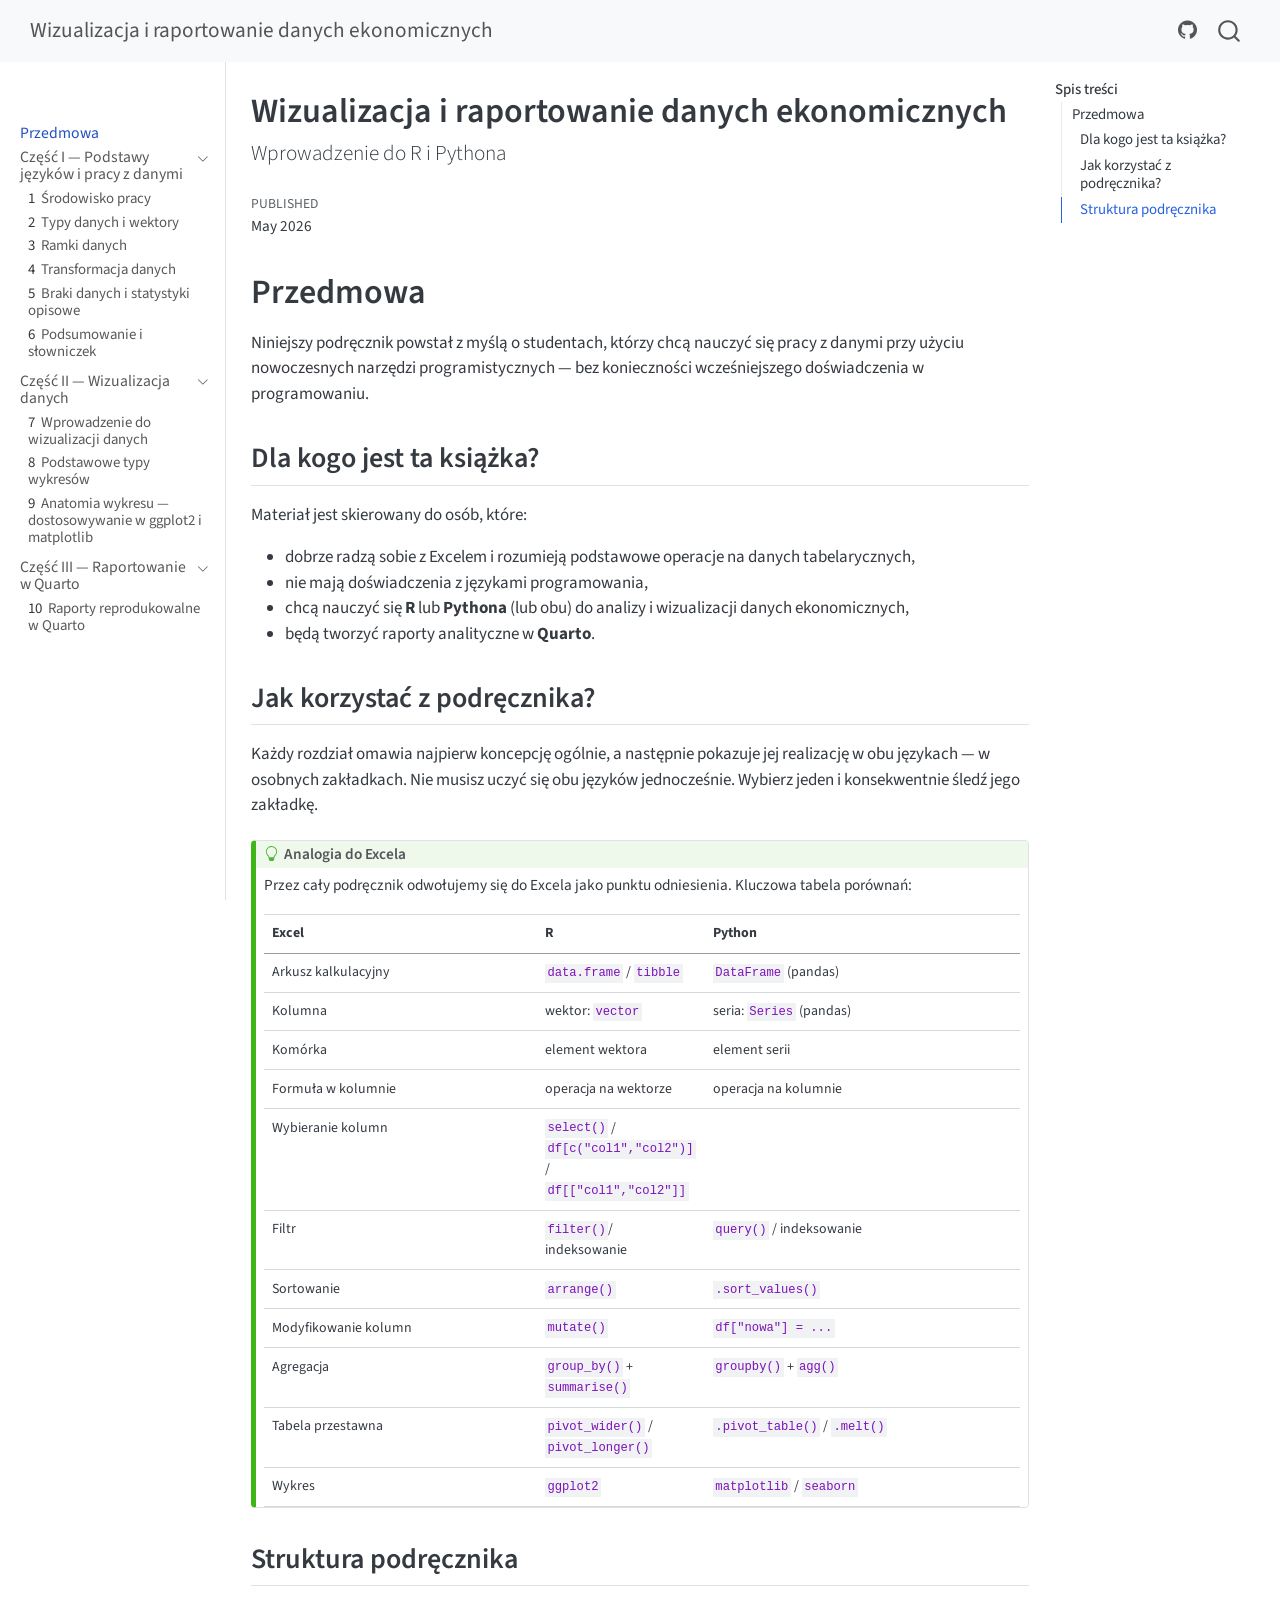
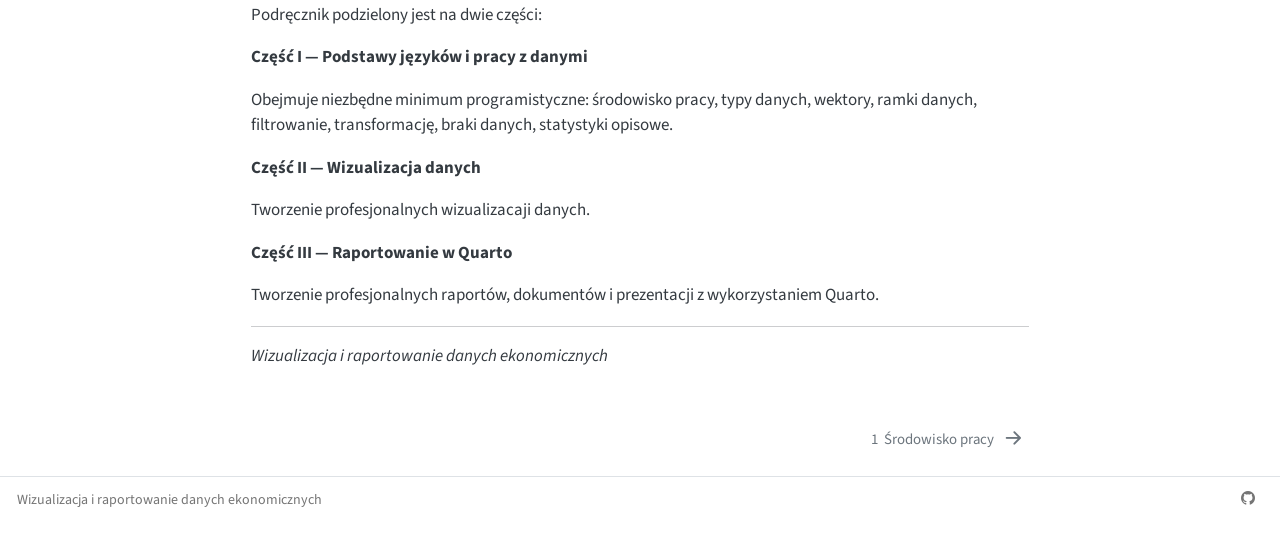
<file: index.html>
<!DOCTYPE html>
<html xmlns="http://www.w3.org/1999/xhtml" lang="en" xml:lang="en"><head>

<meta charset="utf-8">
<meta name="generator" content="quarto-1.9.37">

<meta name="viewport" content="width=device-width, initial-scale=1.0, user-scalable=yes">


<title>Wizualizacja i raportowanie danych ekonomicznych</title>
<style>
/* Default styles provided by pandoc.
** See https://pandoc.org/MANUAL.html#variables-for-html for config info.
*/
code{white-space: pre-wrap;}
span.smallcaps{font-variant: small-caps;}
div.columns{display: flex; gap: min(4vw, 1.5em);}
div.column{flex: auto; overflow-x: auto;}
div.hanging-indent{margin-left: 1.5em; text-indent: -1.5em;}
ul.task-list{list-style: none;}
ul.task-list li input[type="checkbox"] {
  width: 0.8em;
  margin: 0 0.8em 0.2em -1em; /* quarto-specific, see https://github.com/quarto-dev/quarto-cli/issues/4556 */ 
  vertical-align: middle;
}
</style>


<script src="site_libs/quarto-nav/quarto-nav.js"></script>
<script src="site_libs/quarto-nav/headroom.min.js"></script>
<script src="site_libs/clipboard/clipboard.min.js"></script>
<script src="site_libs/quarto-search/autocomplete.umd.js"></script>
<script src="site_libs/quarto-search/fuse.min.js"></script>
<script src="site_libs/quarto-search/quarto-search.js"></script>
<meta name="quarto:offset" content="./">
<link href="./01_srodowisko.html" rel="next">
<script src="site_libs/quarto-html/quarto.js" type="module"></script>
<script src="site_libs/quarto-html/tabsets/tabsets.js" type="module"></script>
<script src="site_libs/quarto-html/popper.min.js"></script>
<script src="site_libs/quarto-html/tippy.umd.min.js"></script>
<script src="site_libs/quarto-html/anchor.min.js"></script>
<link href="site_libs/quarto-html/tippy.css" rel="stylesheet">
<link href="site_libs/quarto-html/quarto-syntax-highlighting-acf12a64177840b8d86f2d4f01b2e9fb.css" rel="stylesheet" id="quarto-text-highlighting-styles">
<script src="site_libs/bootstrap/bootstrap.min.js"></script>
<link href="site_libs/bootstrap/bootstrap-icons.css" rel="stylesheet">
<link href="site_libs/bootstrap/bootstrap-af3b44b46cba74a7a9aab75eb0a791d3.min.css" rel="stylesheet" append-hash="true" id="quarto-bootstrap" data-mode="light">
<script id="quarto-search-options" type="application/json">{
  "location": "navbar",
  "copy-button": false,
  "collapse-after": 3,
  "panel-placement": "end",
  "type": "overlay",
  "limit": 50,
  "keyboard-shortcut": [
    "f",
    "/",
    "s"
  ],
  "show-item-context": false,
  "language": {
    "search-no-results-text": "No results",
    "search-matching-documents-text": "matching documents",
    "search-copy-link-title": "Copy link to search",
    "search-hide-matches-text": "Hide additional matches",
    "search-more-match-text": "more match in this document",
    "search-more-matches-text": "more matches in this document",
    "search-clear-button-title": "Clear",
    "search-text-placeholder": "",
    "search-detached-cancel-button-title": "Cancel",
    "search-submit-button-title": "Submit",
    "search-label": "Search"
  }
}</script>
<style>html{ scroll-behavior: smooth; }</style>


<link rel="stylesheet" href="custom.css">
</head>

<body class="nav-sidebar docked nav-fixed quarto-light">

<div id="quarto-search-results"></div>
  <header id="quarto-header" class="headroom fixed-top">
    <nav class="navbar navbar-expand-lg " data-bs-theme="dark">
      <div class="navbar-container container-fluid">
      <div class="navbar-brand-container mx-auto">
    <a class="navbar-brand" href="./index.html">
    <span class="navbar-title">Wizualizacja i raportowanie danych ekonomicznych</span>
    </a>
  </div>
            <div id="quarto-search" class="" title="Search"></div>
          <button class="navbar-toggler" type="button" data-bs-toggle="collapse" data-bs-target="#navbarCollapse" aria-controls="navbarCollapse" role="menu" aria-expanded="false" aria-label="Toggle navigation" onclick="if (window.quartoToggleHeadroom) { window.quartoToggleHeadroom(); }">
  <span class="navbar-toggler-icon"></span>
</button>
          <div class="collapse navbar-collapse" id="navbarCollapse">
            <ul class="navbar-nav navbar-nav-scroll ms-auto">
  <li class="nav-item compact">
    <a class="nav-link" href="https://github.com"> <i class="bi bi-github" role="img">
</i> 
<span class="menu-text"></span></a>
  </li>  
</ul>
          </div> <!-- /navcollapse -->
            <div class="quarto-navbar-tools">
</div>
      </div> <!-- /container-fluid -->
    </nav>
  <nav class="quarto-secondary-nav">
    <div class="container-fluid d-flex">
      <button type="button" class="quarto-btn-toggle btn" data-bs-toggle="collapse" role="button" data-bs-target=".quarto-sidebar-collapse-item" aria-controls="quarto-sidebar" aria-expanded="false" aria-label="Toggle sidebar navigation" onclick="if (window.quartoToggleHeadroom) { window.quartoToggleHeadroom(); }">
        <i class="bi bi-layout-text-sidebar-reverse"></i>
      </button>
        <nav class="quarto-page-breadcrumbs" aria-label="breadcrumb"><ol class="breadcrumb"><li class="breadcrumb-item"><a href="./index.html">Przedmowa</a></li></ol></nav>
        <a class="flex-grow-1" role="navigation" data-bs-toggle="collapse" data-bs-target=".quarto-sidebar-collapse-item" aria-controls="quarto-sidebar" aria-expanded="false" aria-label="Toggle sidebar navigation" onclick="if (window.quartoToggleHeadroom) { window.quartoToggleHeadroom(); }">      
        </a>
      <button type="button" class="btn quarto-search-button" aria-label="Search" onclick="window.quartoOpenSearch();">
        <i class="bi bi-search"></i>
      </button>
    </div>
  </nav>
</header>
<!-- content -->
<div id="quarto-content" class="quarto-container page-columns page-rows-contents page-layout-article page-navbar">
<!-- sidebar -->
  <nav id="quarto-sidebar" class="sidebar collapse collapse-horizontal quarto-sidebar-collapse-item sidebar-navigation docked overflow-auto">
        <div class="mt-2 flex-shrink-0 align-items-center">
        <div class="sidebar-search">
        <div id="quarto-search" class="" title="Search"></div>
        </div>
        </div>
    <div class="sidebar-menu-container"> 
    <ul class="list-unstyled mt-1">
        <li class="sidebar-item">
  <div class="sidebar-item-container"> 
  <a href="./index.html" class="sidebar-item-text sidebar-link active">
 <span class="menu-text">Przedmowa</span></a>
  </div>
</li>
        <li class="sidebar-item sidebar-item-section">
      <div class="sidebar-item-container"> 
            <a class="sidebar-item-text sidebar-link text-start" data-bs-toggle="collapse" data-bs-target="#quarto-sidebar-section-1" role="navigation" aria-expanded="true">
 <span class="menu-text">Część I — Podstawy języków i pracy z danymi</span></a>
          <a class="sidebar-item-toggle text-start" data-bs-toggle="collapse" data-bs-target="#quarto-sidebar-section-1" role="navigation" aria-expanded="true" aria-label="Toggle section">
            <i class="bi bi-chevron-right ms-2"></i>
          </a> 
      </div>
      <ul id="quarto-sidebar-section-1" class="collapse list-unstyled sidebar-section depth1 show">  
          <li class="sidebar-item">
  <div class="sidebar-item-container"> 
  <a href="./01_srodowisko.html" class="sidebar-item-text sidebar-link">
 <span class="menu-text"><span class="chapter-number">1</span>&nbsp; <span class="chapter-title">Środowisko pracy</span></span></a>
  </div>
</li>
          <li class="sidebar-item">
  <div class="sidebar-item-container"> 
  <a href="./02_typy_wektory.html" class="sidebar-item-text sidebar-link">
 <span class="menu-text"><span class="chapter-number">2</span>&nbsp; <span class="chapter-title">Typy danych i wektory</span></span></a>
  </div>
</li>
          <li class="sidebar-item">
  <div class="sidebar-item-container"> 
  <a href="./03_ramki_danych.html" class="sidebar-item-text sidebar-link">
 <span class="menu-text"><span class="chapter-number">3</span>&nbsp; <span class="chapter-title">Ramki danych</span></span></a>
  </div>
</li>
          <li class="sidebar-item">
  <div class="sidebar-item-container"> 
  <a href="./04_transformacja.html" class="sidebar-item-text sidebar-link">
 <span class="menu-text"><span class="chapter-number">4</span>&nbsp; <span class="chapter-title">Transformacja danych</span></span></a>
  </div>
</li>
          <li class="sidebar-item">
  <div class="sidebar-item-container"> 
  <a href="./05_braki_statystyki.html" class="sidebar-item-text sidebar-link">
 <span class="menu-text"><span class="chapter-number">5</span>&nbsp; <span class="chapter-title">Braki danych i statystyki opisowe</span></span></a>
  </div>
</li>
          <li class="sidebar-item">
  <div class="sidebar-item-container"> 
  <a href="./08_podsumowanie.html" class="sidebar-item-text sidebar-link">
 <span class="menu-text"><span class="chapter-number">6</span>&nbsp; <span class="chapter-title">Podsumowanie i słowniczek</span></span></a>
  </div>
</li>
      </ul>
  </li>
        <li class="sidebar-item sidebar-item-section">
      <div class="sidebar-item-container"> 
            <a class="sidebar-item-text sidebar-link text-start" data-bs-toggle="collapse" data-bs-target="#quarto-sidebar-section-2" role="navigation" aria-expanded="true">
 <span class="menu-text">Część II — Wizualizacja danych</span></a>
          <a class="sidebar-item-toggle text-start" data-bs-toggle="collapse" data-bs-target="#quarto-sidebar-section-2" role="navigation" aria-expanded="true" aria-label="Toggle section">
            <i class="bi bi-chevron-right ms-2"></i>
          </a> 
      </div>
      <ul id="quarto-sidebar-section-2" class="collapse list-unstyled sidebar-section depth1 show">  
          <li class="sidebar-item">
  <div class="sidebar-item-container"> 
  <a href="./06_wizualizacja_wprowadzenie.html" class="sidebar-item-text sidebar-link">
 <span class="menu-text"><span class="chapter-number">7</span>&nbsp; <span class="chapter-title">Wprowadzenie do wizualizacji danych</span></span></a>
  </div>
</li>
          <li class="sidebar-item">
  <div class="sidebar-item-container"> 
  <a href="./07a_wykresy_podstawowe.html" class="sidebar-item-text sidebar-link">
 <span class="menu-text"><span class="chapter-number">8</span>&nbsp; <span class="chapter-title">Podstawowe typy wykresów</span></span></a>
  </div>
</li>
          <li class="sidebar-item">
  <div class="sidebar-item-container"> 
  <a href="./07b_anatomia_wykresu.html" class="sidebar-item-text sidebar-link">
 <span class="menu-text"><span class="chapter-number">9</span>&nbsp; <span class="chapter-title">Anatomia wykresu — dostosowywanie w ggplot2 i matplotlib</span></span></a>
  </div>
</li>
      </ul>
  </li>
        <li class="sidebar-item sidebar-item-section">
      <div class="sidebar-item-container"> 
            <a class="sidebar-item-text sidebar-link text-start" data-bs-toggle="collapse" data-bs-target="#quarto-sidebar-section-3" role="navigation" aria-expanded="true">
 <span class="menu-text">Część III — Raportowanie w Quarto</span></a>
          <a class="sidebar-item-toggle text-start" data-bs-toggle="collapse" data-bs-target="#quarto-sidebar-section-3" role="navigation" aria-expanded="true" aria-label="Toggle section">
            <i class="bi bi-chevron-right ms-2"></i>
          </a> 
      </div>
      <ul id="quarto-sidebar-section-3" class="collapse list-unstyled sidebar-section depth1 show">  
          <li class="sidebar-item">
  <div class="sidebar-item-container"> 
  <a href="./09_raporty_quarto.html" class="sidebar-item-text sidebar-link">
 <span class="menu-text"><span class="chapter-number">10</span>&nbsp; <span class="chapter-title">Raporty reprodukowalne w Quarto</span></span></a>
  </div>
</li>
      </ul>
  </li>
    </ul>
    </div>
</nav>
<div id="quarto-sidebar-glass" class="quarto-sidebar-collapse-item" data-bs-toggle="collapse" data-bs-target=".quarto-sidebar-collapse-item"></div>
<!-- margin-sidebar -->
    <div id="quarto-margin-sidebar" class="sidebar margin-sidebar">
        <nav id="TOC" role="doc-toc" class="toc-active">
    <h2 id="toc-title">Spis treści</h2>
   
  <ul>
  <li><a href="#przedmowa" id="toc-przedmowa" class="nav-link active" data-scroll-target="#przedmowa">Przedmowa</a>
  <ul class="collapse">
  <li><a href="#dla-kogo-jest-ta-książka" id="toc-dla-kogo-jest-ta-książka" class="nav-link" data-scroll-target="#dla-kogo-jest-ta-książka">Dla kogo jest ta książka?</a></li>
  <li><a href="#jak-korzystać-z-podręcznika" id="toc-jak-korzystać-z-podręcznika" class="nav-link" data-scroll-target="#jak-korzystać-z-podręcznika">Jak korzystać z podręcznika?</a></li>
  <li><a href="#struktura-podręcznika" id="toc-struktura-podręcznika" class="nav-link" data-scroll-target="#struktura-podręcznika">Struktura podręcznika</a></li>
  </ul></li>
  </ul>
</nav>
    </div>
<!-- main -->
<main class="content" id="quarto-document-content">

<header id="title-block-header" class="quarto-title-block default">
<div class="quarto-title">
<h1 class="title">Wizualizacja i raportowanie danych ekonomicznych</h1>
<p class="subtitle lead">Wprowadzenie do R i Pythona</p>
</div>



<div class="quarto-title-meta">

    
    <div>
    <div class="quarto-title-meta-heading">Published</div>
    <div class="quarto-title-meta-contents">
      <p class="date">May 2026</p>
    </div>
  </div>
  
    
  </div>
  


</header>


<section id="przedmowa" class="level1 unnumbered">
<h1 class="unnumbered">Przedmowa</h1>
<p>Niniejszy podręcznik powstał z myślą o studentach, którzy chcą nauczyć się pracy z danymi przy użyciu nowoczesnych narzędzi programistycznych — bez konieczności wcześniejszego doświadczenia w programowaniu.</p>
<section id="dla-kogo-jest-ta-książka" class="level2">
<h2 class="anchored" data-anchor-id="dla-kogo-jest-ta-książka">Dla kogo jest ta książka?</h2>
<p>Materiał jest skierowany do osób, które:</p>
<ul>
<li>dobrze radzą sobie z Excelem i rozumieją podstawowe operacje na danych tabelarycznych,</li>
<li>nie mają doświadczenia z językami programowania,</li>
<li>chcą nauczyć się <strong>R</strong> lub <strong>Pythona</strong> (lub obu) do analizy i wizualizacji danych ekonomicznych,</li>
<li>będą tworzyć raporty analityczne w <strong>Quarto</strong>.</li>
</ul>
</section>
<section id="jak-korzystać-z-podręcznika" class="level2">
<h2 class="anchored" data-anchor-id="jak-korzystać-z-podręcznika">Jak korzystać z podręcznika?</h2>
<p>Każdy rozdział omawia najpierw koncepcję ogólnie, a następnie pokazuje jej realizację w obu językach — w osobnych zakładkach. Nie musisz uczyć się obu języków jednocześnie. Wybierz jeden i konsekwentnie śledź jego zakładkę.</p>
<div class="callout callout-style-default callout-tip callout-titled">
<div class="callout-header d-flex align-content-center">
<div class="callout-icon-container">
<i class="callout-icon"></i>
</div>
<div class="callout-title-container flex-fill">
<span class="screen-reader-only">Tip</span>Analogia do Excela
</div>
</div>
<div class="callout-body-container callout-body">
<p>Przez cały podręcznik odwołujemy się do Excela jako punktu odniesienia. Kluczowa tabela porównań:</p>
<table class="caption-top table">
<colgroup>
<col style="width: 38%">
<col style="width: 16%">
<col style="width: 44%">
</colgroup>
<thead>
<tr class="header">
<th>Excel</th>
<th>R</th>
<th>Python</th>
</tr>
</thead>
<tbody>
<tr class="odd">
<td>Arkusz kalkulacyjny</td>
<td><code>data.frame</code> / <code>tibble</code></td>
<td><code>DataFrame</code> (pandas)</td>
</tr>
<tr class="even">
<td>Kolumna</td>
<td>wektor: <code>vector</code></td>
<td>seria: <code>Series</code> (pandas)</td>
</tr>
<tr class="odd">
<td>Komórka</td>
<td>element wektora</td>
<td>element serii</td>
</tr>
<tr class="even">
<td>Formuła w kolumnie</td>
<td>operacja na wektorze</td>
<td>operacja na kolumnie</td>
</tr>
<tr class="odd">
<td>Wybieranie kolumn</td>
<td><code>select()</code> / <code>df[c("col1","col2")]</code> / <code>df[["col1","col2"]]</code></td>
<td></td>
</tr>
<tr class="even">
<td>Filtr</td>
<td><code>filter()</code>/ indeksowanie</td>
<td><code>query()</code> / indeksowanie</td>
</tr>
<tr class="odd">
<td>Sortowanie</td>
<td><code>arrange()</code></td>
<td><code>.sort_values()</code></td>
</tr>
<tr class="even">
<td>Modyfikowanie kolumn</td>
<td><code>mutate()</code></td>
<td><code>df["nowa"] = ...</code></td>
</tr>
<tr class="odd">
<td>Agregacja</td>
<td><code>group_by()</code> + <code>summarise()</code></td>
<td><code>groupby()</code> + <code>agg()</code></td>
</tr>
<tr class="even">
<td>Tabela przestawna</td>
<td><code>pivot_wider()</code> / <code>pivot_longer()</code></td>
<td><code>.pivot_table()</code> / <code>.melt()</code></td>
</tr>
<tr class="odd">
<td>Wykres</td>
<td><code>ggplot2</code></td>
<td><code>matplotlib</code> / <code>seaborn</code></td>
</tr>
</tbody>
</table>
</div>
</div>
</section>
<section id="struktura-podręcznika" class="level2">
<h2 class="anchored" data-anchor-id="struktura-podręcznika">Struktura podręcznika</h2>
<p>Podręcznik podzielony jest na dwie części:</p>
<p><strong>Część I — Podstawy języków i pracy z danymi</strong></p>
<p>Obejmuje niezbędne minimum programistyczne: środowisko pracy, typy danych, wektory, ramki danych, filtrowanie, transformację, braki danych, statystyki opisowe.</p>
<p><strong>Część II — Wizualizacja danych</strong></p>
<p>Tworzenie profesjonalnych wizualizacaji danych.</p>
<p><strong>Część III — Raportowanie w Quarto</strong></p>
<p>Tworzenie profesjonalnych raportów, dokumentów i prezentacji z wykorzystaniem Quarto.</p>
<hr>
<p><em>Wizualizacja i raportowanie danych ekonomicznych</em></p>


</section>
</section>

</main> <!-- /main -->
<script id="quarto-html-after-body" type="application/javascript">
  window.document.addEventListener("DOMContentLoaded", function (event) {
    const icon = "";
    const anchorJS = new window.AnchorJS();
    anchorJS.options = {
      placement: 'right',
      icon: icon
    };
    anchorJS.add('.anchored');
    const isCodeAnnotation = (el) => {
      for (const clz of el.classList) {
        if (clz.startsWith('code-annotation-')) {                     
          return true;
        }
      }
      return false;
    }
    const onCopySuccess = function(e) {
      // button target
      const button = e.trigger;
      // don't keep focus
      button.blur();
      // flash "checked"
      button.classList.add('code-copy-button-checked');
      var currentTitle = button.getAttribute("title");
      button.setAttribute("title", "Copied!");
      let tooltip;
      if (window.bootstrap) {
        button.setAttribute("data-bs-toggle", "tooltip");
        button.setAttribute("data-bs-placement", "left");
        button.setAttribute("data-bs-title", "Copied!");
        tooltip = new bootstrap.Tooltip(button, 
          { trigger: "manual", 
            customClass: "code-copy-button-tooltip",
            offset: [0, -8]});
        tooltip.show();    
      }
      setTimeout(function() {
        if (tooltip) {
          tooltip.hide();
          button.removeAttribute("data-bs-title");
          button.removeAttribute("data-bs-toggle");
          button.removeAttribute("data-bs-placement");
        }
        button.setAttribute("title", currentTitle);
        button.classList.remove('code-copy-button-checked');
      }, 1000);
      // clear code selection
      e.clearSelection();
    }
    const getTextToCopy = function(trigger) {
      const outerScaffold = trigger.parentElement.cloneNode(true);
      const codeEl = outerScaffold.querySelector('code');
      for (const childEl of codeEl.children) {
        if (isCodeAnnotation(childEl)) {
          childEl.remove();
        }
      }
      return codeEl.innerText;
    }
    const clipboard = new window.ClipboardJS('.code-copy-button:not([data-in-quarto-modal])', {
      text: getTextToCopy
    });
    clipboard.on('success', onCopySuccess);
    if (window.document.getElementById('quarto-embedded-source-code-modal')) {
      const clipboardModal = new window.ClipboardJS('.code-copy-button[data-in-quarto-modal]', {
        text: getTextToCopy,
        container: window.document.getElementById('quarto-embedded-source-code-modal')
      });
      clipboardModal.on('success', onCopySuccess);
    }
      var localhostRegex = new RegExp(/^(?:http|https):\/\/localhost\:?[0-9]*\//);
      var mailtoRegex = new RegExp(/^mailto:/);
        var filterRegex = new RegExp('/' + window.location.host + '/');
      var isInternal = (href) => {
          return filterRegex.test(href) || localhostRegex.test(href) || mailtoRegex.test(href);
      }
      // Inspect non-navigation links and adorn them if external
     var links = window.document.querySelectorAll('a[href]:not(.nav-link):not(.navbar-brand):not(.toc-action):not(.sidebar-link):not(.sidebar-item-toggle):not(.pagination-link):not(.no-external):not([aria-hidden]):not(.dropdown-item):not(.quarto-navigation-tool):not(.about-link)');
      for (var i=0; i<links.length; i++) {
        const link = links[i];
        if (!isInternal(link.href)) {
          // undo the damage that might have been done by quarto-nav.js in the case of
          // links that we want to consider external
          if (link.dataset.originalHref !== undefined) {
            link.href = link.dataset.originalHref;
          }
        }
      }
    function tippyHover(el, contentFn, onTriggerFn, onUntriggerFn) {
      const config = {
        allowHTML: true,
        maxWidth: 500,
        delay: 100,
        arrow: false,
        appendTo: function(el) {
            return el.parentElement;
        },
        interactive: true,
        interactiveBorder: 10,
        theme: 'quarto',
        placement: 'bottom-start',
      };
      if (contentFn) {
        config.content = contentFn;
      }
      if (onTriggerFn) {
        config.onTrigger = onTriggerFn;
      }
      if (onUntriggerFn) {
        config.onUntrigger = onUntriggerFn;
      }
      window.tippy(el, config); 
    }
    const noterefs = window.document.querySelectorAll('a[role="doc-noteref"]');
    for (var i=0; i<noterefs.length; i++) {
      const ref = noterefs[i];
      tippyHover(ref, function() {
        // use id or data attribute instead here
        let href = ref.getAttribute('data-footnote-href') || ref.getAttribute('href');
        try { href = new URL(href).hash; } catch {}
        const id = href.replace(/^#\/?/, "");
        const note = window.document.getElementById(id);
        if (note) {
          return note.innerHTML;
        } else {
          return "";
        }
      });
    }
    const xrefs = window.document.querySelectorAll('a.quarto-xref');
    const processXRef = (id, note) => {
      // Strip column container classes
      const stripColumnClz = (el) => {
        el.classList.remove("page-full", "page-columns");
        if (el.children) {
          for (const child of el.children) {
            stripColumnClz(child);
          }
        }
      }
      stripColumnClz(note)
      if (id === null || id.startsWith('sec-')) {
        // Special case sections, only their first couple elements
        const container = document.createElement("div");
        if (note.children && note.children.length > 2) {
          container.appendChild(note.children[0].cloneNode(true));
          for (let i = 1; i < note.children.length; i++) {
            const child = note.children[i];
            if (child.tagName === "P" && child.innerText === "") {
              continue;
            } else {
              container.appendChild(child.cloneNode(true));
              break;
            }
          }
          if (window.Quarto?.typesetMath) {
            window.Quarto.typesetMath(container);
          }
          return container.innerHTML
        } else {
          if (window.Quarto?.typesetMath) {
            window.Quarto.typesetMath(note);
          }
          return note.innerHTML;
        }
      } else {
        // Remove any anchor links if they are present
        const anchorLink = note.querySelector('a.anchorjs-link');
        if (anchorLink) {
          anchorLink.remove();
        }
        if (window.Quarto?.typesetMath) {
          window.Quarto.typesetMath(note);
        }
        if (note.classList.contains("callout")) {
          return note.outerHTML;
        } else {
          return note.innerHTML;
        }
      }
    }
    for (var i=0; i<xrefs.length; i++) {
      const xref = xrefs[i];
      tippyHover(xref, undefined, function(instance) {
        instance.disable();
        let url = xref.getAttribute('href');
        let hash = undefined; 
        if (url.startsWith('#')) {
          hash = url;
        } else {
          try { hash = new URL(url).hash; } catch {}
        }
        if (hash) {
          const id = hash.replace(/^#\/?/, "");
          const note = window.document.getElementById(id);
          if (note !== null) {
            try {
              const html = processXRef(id, note.cloneNode(true));
              instance.setContent(html);
            } finally {
              instance.enable();
              instance.show();
            }
          } else {
            // See if we can fetch this
            fetch(url.split('#')[0])
            .then(res => res.text())
            .then(html => {
              const parser = new DOMParser();
              const htmlDoc = parser.parseFromString(html, "text/html");
              const note = htmlDoc.getElementById(id);
              if (note !== null) {
                const html = processXRef(id, note);
                instance.setContent(html);
              } 
            }).finally(() => {
              instance.enable();
              instance.show();
            });
          }
        } else {
          // See if we can fetch a full url (with no hash to target)
          // This is a special case and we should probably do some content thinning / targeting
          fetch(url)
          .then(res => res.text())
          .then(html => {
            const parser = new DOMParser();
            const htmlDoc = parser.parseFromString(html, "text/html");
            const note = htmlDoc.querySelector('main.content');
            if (note !== null) {
              // This should only happen for chapter cross references
              // (since there is no id in the URL)
              // remove the first header
              if (note.children.length > 0 && note.children[0].tagName === "HEADER") {
                note.children[0].remove();
              }
              const html = processXRef(null, note);
              instance.setContent(html);
            } 
          }).finally(() => {
            instance.enable();
            instance.show();
          });
        }
      }, function(instance) {
      });
    }
        let selectedAnnoteEl;
        const selectorForAnnotation = ( cell, annotation) => {
          let cellAttr = 'data-code-cell="' + cell + '"';
          let lineAttr = 'data-code-annotation="' +  annotation + '"';
          const selector = 'span[' + cellAttr + '][' + lineAttr + ']';
          return selector;
        }
        const selectCodeLines = (annoteEl) => {
          const doc = window.document;
          const targetCell = annoteEl.getAttribute("data-target-cell");
          const targetAnnotation = annoteEl.getAttribute("data-target-annotation");
          const annoteSpan = window.document.querySelector(selectorForAnnotation(targetCell, targetAnnotation));
          const lines = annoteSpan.getAttribute("data-code-lines").split(",");
          const lineIds = lines.map((line) => {
            return targetCell + "-" + line;
          })
          let top = null;
          let height = null;
          let parent = null;
          if (lineIds.length > 0) {
              //compute the position of the single el (top and bottom and make a div)
              const el = window.document.getElementById(lineIds[0]);
              top = el.offsetTop;
              height = el.offsetHeight;
              parent = el.parentElement.parentElement;
            if (lineIds.length > 1) {
              const lastEl = window.document.getElementById(lineIds[lineIds.length - 1]);
              const bottom = lastEl.offsetTop + lastEl.offsetHeight;
              height = bottom - top;
            }
            if (top !== null && height !== null && parent !== null) {
              // cook up a div (if necessary) and position it 
              let div = window.document.getElementById("code-annotation-line-highlight");
              if (div === null) {
                div = window.document.createElement("div");
                div.setAttribute("id", "code-annotation-line-highlight");
                div.style.position = 'absolute';
                parent.appendChild(div);
              }
              div.style.top = top - 2 + "px";
              div.style.height = height + 4 + "px";
              div.style.left = 0;
              let gutterDiv = window.document.getElementById("code-annotation-line-highlight-gutter");
              if (gutterDiv === null) {
                gutterDiv = window.document.createElement("div");
                gutterDiv.setAttribute("id", "code-annotation-line-highlight-gutter");
                gutterDiv.style.position = 'absolute';
                const codeCell = window.document.getElementById(targetCell);
                const gutter = codeCell.querySelector('.code-annotation-gutter');
                gutter.appendChild(gutterDiv);
              }
              gutterDiv.style.top = top - 2 + "px";
              gutterDiv.style.height = height + 4 + "px";
            }
            selectedAnnoteEl = annoteEl;
          }
        };
        const unselectCodeLines = () => {
          const elementsIds = ["code-annotation-line-highlight", "code-annotation-line-highlight-gutter"];
          elementsIds.forEach((elId) => {
            const div = window.document.getElementById(elId);
            if (div) {
              div.remove();
            }
          });
          selectedAnnoteEl = undefined;
        };
          // Handle positioning of the toggle
      window.addEventListener(
        "resize",
        throttle(() => {
          elRect = undefined;
          if (selectedAnnoteEl) {
            selectCodeLines(selectedAnnoteEl);
          }
        }, 10)
      );
      function throttle(fn, ms) {
      let throttle = false;
      let timer;
        return (...args) => {
          if(!throttle) { // first call gets through
              fn.apply(this, args);
              throttle = true;
          } else { // all the others get throttled
              if(timer) clearTimeout(timer); // cancel #2
              timer = setTimeout(() => {
                fn.apply(this, args);
                timer = throttle = false;
              }, ms);
          }
        };
      }
        // Attach click handler to the DT
        const annoteDls = window.document.querySelectorAll('dt[data-target-cell]');
        for (const annoteDlNode of annoteDls) {
          annoteDlNode.addEventListener('click', (event) => {
            const clickedEl = event.target;
            if (clickedEl !== selectedAnnoteEl) {
              unselectCodeLines();
              const activeEl = window.document.querySelector('dt[data-target-cell].code-annotation-active');
              if (activeEl) {
                activeEl.classList.remove('code-annotation-active');
              }
              selectCodeLines(clickedEl);
              clickedEl.classList.add('code-annotation-active');
            } else {
              // Unselect the line
              unselectCodeLines();
              clickedEl.classList.remove('code-annotation-active');
            }
          });
        }
    const findCites = (el) => {
      const parentEl = el.parentElement;
      if (parentEl) {
        const cites = parentEl.dataset.cites;
        if (cites) {
          return {
            el,
            cites: cites.split(' ')
          };
        } else {
          return findCites(el.parentElement)
        }
      } else {
        return undefined;
      }
    };
    var bibliorefs = window.document.querySelectorAll('a[role="doc-biblioref"]');
    for (var i=0; i<bibliorefs.length; i++) {
      const ref = bibliorefs[i];
      const citeInfo = findCites(ref);
      if (citeInfo) {
        tippyHover(citeInfo.el, function() {
          var popup = window.document.createElement('div');
          citeInfo.cites.forEach(function(cite) {
            var citeDiv = window.document.createElement('div');
            citeDiv.classList.add('hanging-indent');
            citeDiv.classList.add('csl-entry');
            var biblioDiv = window.document.getElementById('ref-' + cite);
            if (biblioDiv) {
              citeDiv.innerHTML = biblioDiv.innerHTML;
            }
            popup.appendChild(citeDiv);
          });
          return popup.innerHTML;
        });
      }
    }
  });
  </script>
<nav class="page-navigation">
  <div class="nav-page nav-page-previous">
  </div>
  <div class="nav-page nav-page-next">
      <a href="./01_srodowisko.html" class="pagination-link" aria-label="Środowisko pracy">
        <span class="nav-page-text"><span class="chapter-number">1</span>&nbsp; <span class="chapter-title">Środowisko pracy</span></span> <i class="bi bi-arrow-right-short"></i>
      </a>
  </div>
</nav>
</div> <!-- /content -->
<footer class="footer">
  <div class="nav-footer">
    <div class="nav-footer-left">
<p>Wizualizacja i raportowanie danych ekonomicznych</p>
</div>   
    <div class="nav-footer-center">
      &nbsp;
    </div>
    <div class="nav-footer-right">
      <ul class="footer-items list-unstyled">
    <li class="nav-item compact">
    <a class="nav-link" href="https://github.com">
      <i class="bi bi-github" role="img">
</i> 
    </a>
  </li>  
</ul>
    </div>
  </div>
</footer>




<script src="site_libs/quarto-html/zenscroll-min.js"></script>
</body></html>
</file>
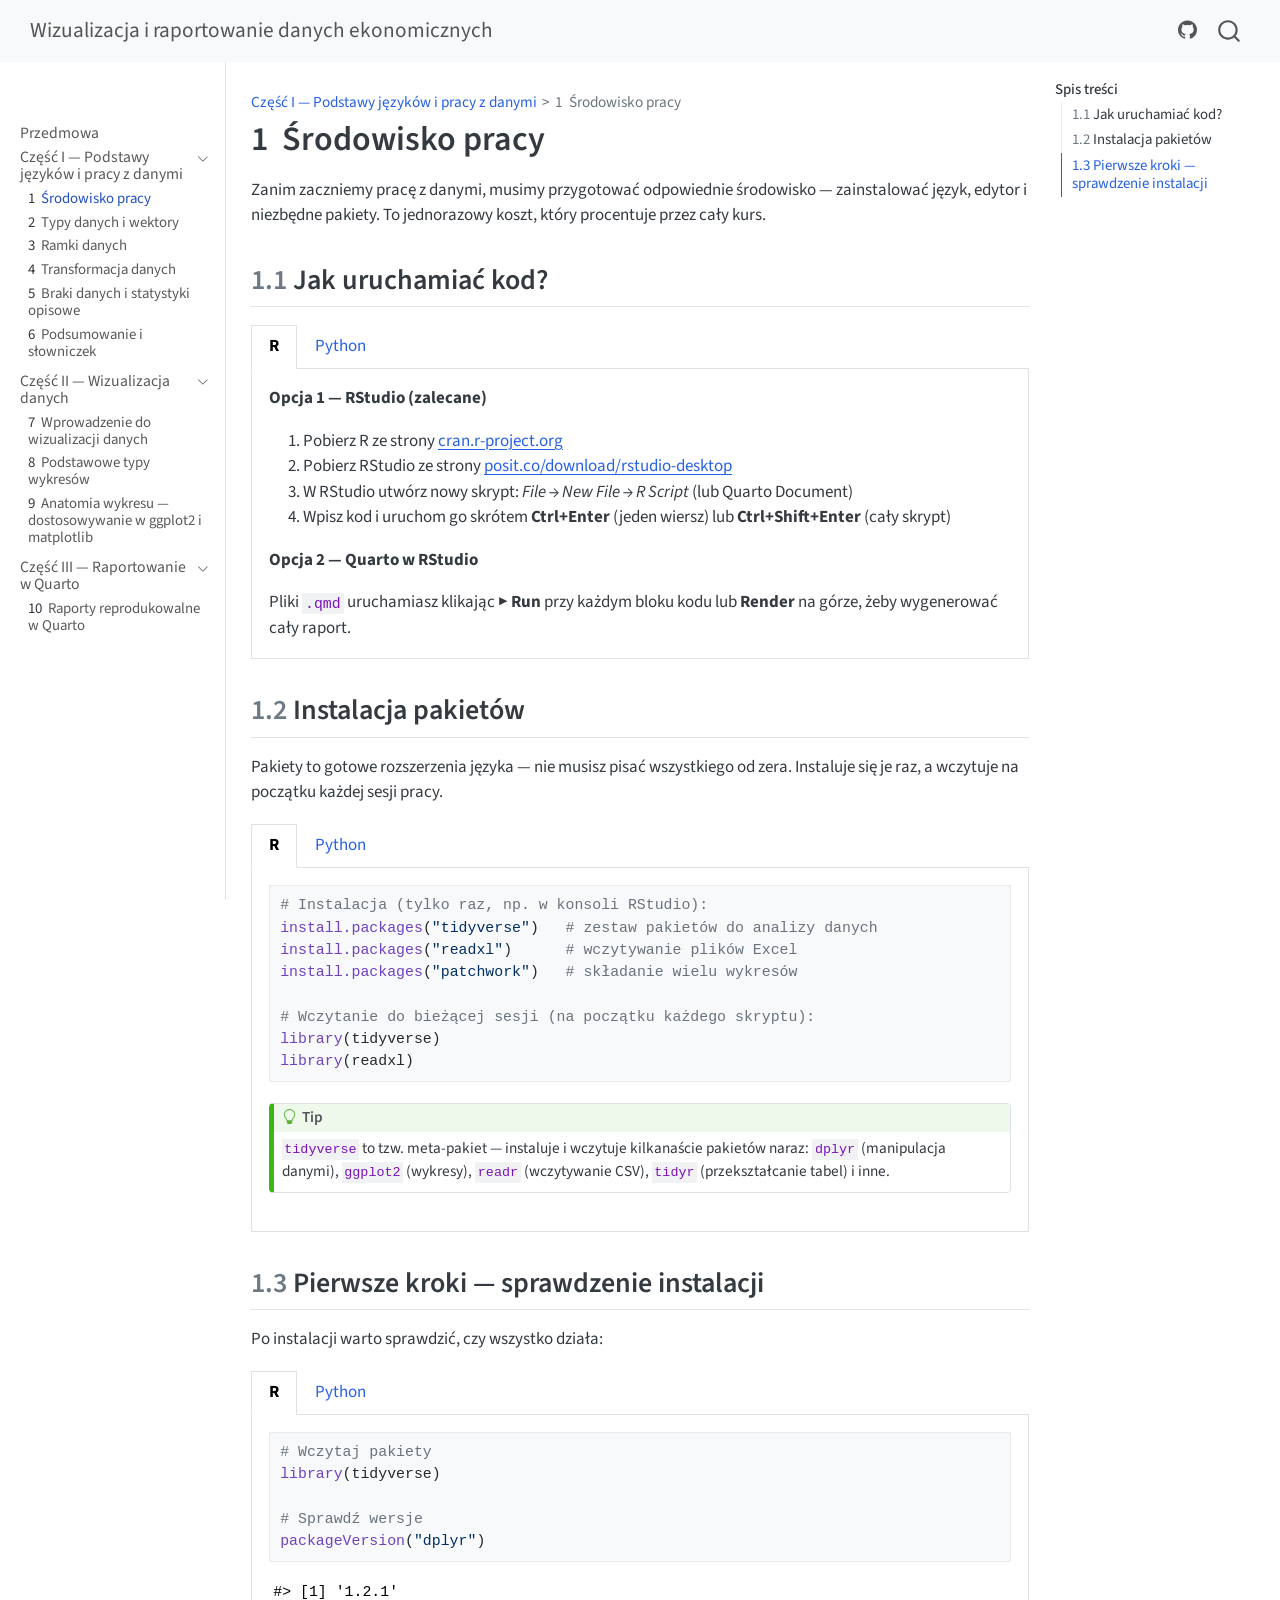
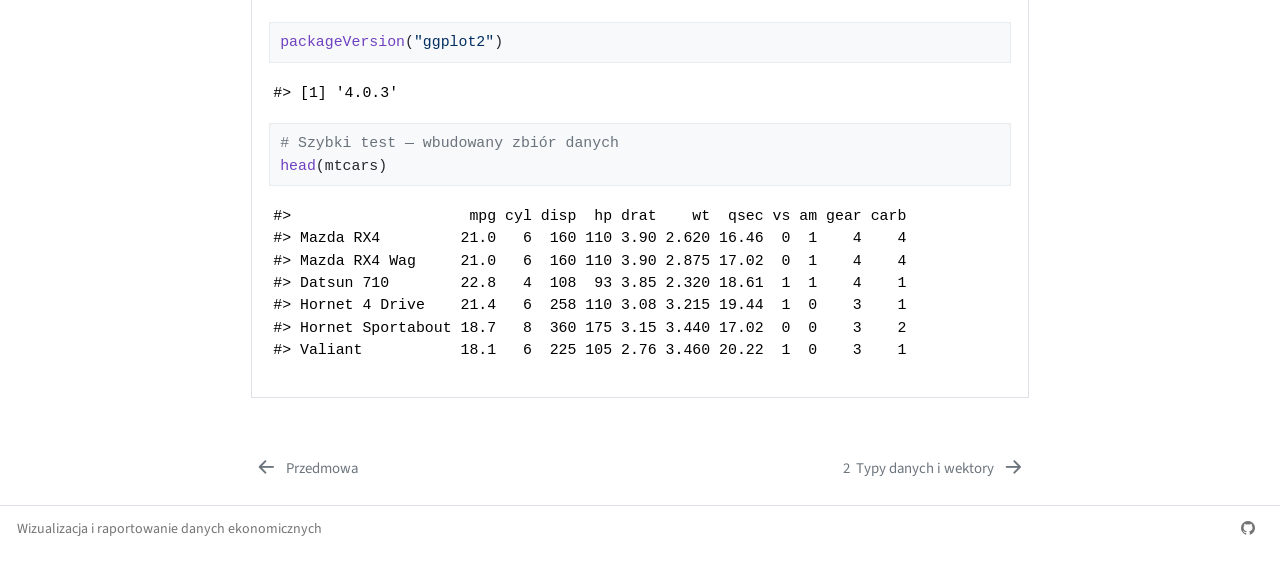
<file: 01_srodowisko.html>
<!DOCTYPE html>
<html xmlns="http://www.w3.org/1999/xhtml" lang="en" xml:lang="en"><head>

<meta charset="utf-8">
<meta name="generator" content="quarto-1.9.37">

<meta name="viewport" content="width=device-width, initial-scale=1.0, user-scalable=yes">


<title>1&nbsp; Środowisko pracy – Wizualizacja i raportowanie danych ekonomicznych</title>
<style>
/* Default styles provided by pandoc.
** See https://pandoc.org/MANUAL.html#variables-for-html for config info.
*/
code{white-space: pre-wrap;}
span.smallcaps{font-variant: small-caps;}
div.columns{display: flex; gap: min(4vw, 1.5em);}
div.column{flex: auto; overflow-x: auto;}
div.hanging-indent{margin-left: 1.5em; text-indent: -1.5em;}
ul.task-list{list-style: none;}
ul.task-list li input[type="checkbox"] {
  width: 0.8em;
  margin: 0 0.8em 0.2em -1em; /* quarto-specific, see https://github.com/quarto-dev/quarto-cli/issues/4556 */ 
  vertical-align: middle;
}
/* CSS for syntax highlighting */
html { -webkit-text-size-adjust: 100%; }
pre > code.sourceCode { white-space: pre; position: relative; }
pre > code.sourceCode > span { display: inline-block; line-height: 1.25; }
pre > code.sourceCode > span:empty { height: 1.2em; }
.sourceCode { overflow: visible; }
code.sourceCode > span { color: inherit; text-decoration: inherit; }
div.sourceCode { margin: 1em 0; }
pre.sourceCode { margin: 0; }
@media screen {
div.sourceCode { overflow: auto; }
}
@media print {
pre > code.sourceCode { white-space: pre-wrap; }
pre > code.sourceCode > span { text-indent: -5em; padding-left: 5em; }
}
pre.numberSource code
  { counter-reset: source-line 0; }
pre.numberSource code > span
  { position: relative; left: -4em; counter-increment: source-line; }
pre.numberSource code > span > a:first-child::before
  { content: counter(source-line);
    position: relative; left: -1em; text-align: right; vertical-align: baseline;
    border: none; display: inline-block;
    -webkit-touch-callout: none; -webkit-user-select: none;
    -khtml-user-select: none; -moz-user-select: none;
    -ms-user-select: none; user-select: none;
    padding: 0 4px; width: 4em;
  }
pre.numberSource { margin-left: 3em;  padding-left: 4px; }
div.sourceCode
  {   }
@media screen {
pre > code.sourceCode > span > a:first-child::before { text-decoration: underline; }
}
</style>


<script src="site_libs/quarto-nav/quarto-nav.js"></script>
<script src="site_libs/quarto-nav/headroom.min.js"></script>
<script src="site_libs/clipboard/clipboard.min.js"></script>
<script src="site_libs/quarto-search/autocomplete.umd.js"></script>
<script src="site_libs/quarto-search/fuse.min.js"></script>
<script src="site_libs/quarto-search/quarto-search.js"></script>
<meta name="quarto:offset" content="./">
<link href="./02_typy_wektory.html" rel="next">
<link href="./index.html" rel="prev">
<script src="site_libs/quarto-html/quarto.js" type="module"></script>
<script src="site_libs/quarto-html/tabsets/tabsets.js" type="module"></script>
<script src="site_libs/quarto-html/popper.min.js"></script>
<script src="site_libs/quarto-html/tippy.umd.min.js"></script>
<script src="site_libs/quarto-html/anchor.min.js"></script>
<link href="site_libs/quarto-html/tippy.css" rel="stylesheet">
<link href="site_libs/quarto-html/quarto-syntax-highlighting-acf12a64177840b8d86f2d4f01b2e9fb.css" rel="stylesheet" id="quarto-text-highlighting-styles">
<script src="site_libs/bootstrap/bootstrap.min.js"></script>
<link href="site_libs/bootstrap/bootstrap-icons.css" rel="stylesheet">
<link href="site_libs/bootstrap/bootstrap-af3b44b46cba74a7a9aab75eb0a791d3.min.css" rel="stylesheet" append-hash="true" id="quarto-bootstrap" data-mode="light">
<script id="quarto-search-options" type="application/json">{
  "location": "navbar",
  "copy-button": false,
  "collapse-after": 3,
  "panel-placement": "end",
  "type": "overlay",
  "limit": 50,
  "keyboard-shortcut": [
    "f",
    "/",
    "s"
  ],
  "show-item-context": false,
  "language": {
    "search-no-results-text": "No results",
    "search-matching-documents-text": "matching documents",
    "search-copy-link-title": "Copy link to search",
    "search-hide-matches-text": "Hide additional matches",
    "search-more-match-text": "more match in this document",
    "search-more-matches-text": "more matches in this document",
    "search-clear-button-title": "Clear",
    "search-text-placeholder": "",
    "search-detached-cancel-button-title": "Cancel",
    "search-submit-button-title": "Submit",
    "search-label": "Search"
  }
}</script>
<style>html{ scroll-behavior: smooth; }</style>


<link rel="stylesheet" href="custom.css">
</head>

<body class="nav-sidebar docked nav-fixed quarto-light">

<div id="quarto-search-results"></div>
  <header id="quarto-header" class="headroom fixed-top">
    <nav class="navbar navbar-expand-lg " data-bs-theme="dark">
      <div class="navbar-container container-fluid">
      <div class="navbar-brand-container mx-auto">
    <a class="navbar-brand" href="./index.html">
    <span class="navbar-title">Wizualizacja i raportowanie danych ekonomicznych</span>
    </a>
  </div>
            <div id="quarto-search" class="" title="Search"></div>
          <button class="navbar-toggler" type="button" data-bs-toggle="collapse" data-bs-target="#navbarCollapse" aria-controls="navbarCollapse" role="menu" aria-expanded="false" aria-label="Toggle navigation" onclick="if (window.quartoToggleHeadroom) { window.quartoToggleHeadroom(); }">
  <span class="navbar-toggler-icon"></span>
</button>
          <div class="collapse navbar-collapse" id="navbarCollapse">
            <ul class="navbar-nav navbar-nav-scroll ms-auto">
  <li class="nav-item compact">
    <a class="nav-link" href="https://github.com"> <i class="bi bi-github" role="img">
</i> 
<span class="menu-text"></span></a>
  </li>  
</ul>
          </div> <!-- /navcollapse -->
            <div class="quarto-navbar-tools">
</div>
      </div> <!-- /container-fluid -->
    </nav>
  <nav class="quarto-secondary-nav">
    <div class="container-fluid d-flex">
      <button type="button" class="quarto-btn-toggle btn" data-bs-toggle="collapse" role="button" data-bs-target=".quarto-sidebar-collapse-item" aria-controls="quarto-sidebar" aria-expanded="false" aria-label="Toggle sidebar navigation" onclick="if (window.quartoToggleHeadroom) { window.quartoToggleHeadroom(); }">
        <i class="bi bi-layout-text-sidebar-reverse"></i>
      </button>
        <nav class="quarto-page-breadcrumbs" aria-label="breadcrumb"><ol class="breadcrumb"><li class="breadcrumb-item"><a href="./01_srodowisko.html">Część I — Podstawy języków i pracy z danymi</a></li><li class="breadcrumb-item"><a href="./01_srodowisko.html"><span class="chapter-number">1</span>&nbsp; <span class="chapter-title">Środowisko pracy</span></a></li></ol></nav>
        <a class="flex-grow-1" role="navigation" data-bs-toggle="collapse" data-bs-target=".quarto-sidebar-collapse-item" aria-controls="quarto-sidebar" aria-expanded="false" aria-label="Toggle sidebar navigation" onclick="if (window.quartoToggleHeadroom) { window.quartoToggleHeadroom(); }">      
        </a>
      <button type="button" class="btn quarto-search-button" aria-label="Search" onclick="window.quartoOpenSearch();">
        <i class="bi bi-search"></i>
      </button>
    </div>
  </nav>
</header>
<!-- content -->
<div id="quarto-content" class="quarto-container page-columns page-rows-contents page-layout-article page-navbar">
<!-- sidebar -->
  <nav id="quarto-sidebar" class="sidebar collapse collapse-horizontal quarto-sidebar-collapse-item sidebar-navigation docked overflow-auto">
        <div class="mt-2 flex-shrink-0 align-items-center">
        <div class="sidebar-search">
        <div id="quarto-search" class="" title="Search"></div>
        </div>
        </div>
    <div class="sidebar-menu-container"> 
    <ul class="list-unstyled mt-1">
        <li class="sidebar-item">
  <div class="sidebar-item-container"> 
  <a href="./index.html" class="sidebar-item-text sidebar-link">
 <span class="menu-text">Przedmowa</span></a>
  </div>
</li>
        <li class="sidebar-item sidebar-item-section">
      <div class="sidebar-item-container"> 
            <a class="sidebar-item-text sidebar-link text-start" data-bs-toggle="collapse" data-bs-target="#quarto-sidebar-section-1" role="navigation" aria-expanded="true">
 <span class="menu-text">Część I — Podstawy języków i pracy z danymi</span></a>
          <a class="sidebar-item-toggle text-start" data-bs-toggle="collapse" data-bs-target="#quarto-sidebar-section-1" role="navigation" aria-expanded="true" aria-label="Toggle section">
            <i class="bi bi-chevron-right ms-2"></i>
          </a> 
      </div>
      <ul id="quarto-sidebar-section-1" class="collapse list-unstyled sidebar-section depth1 show">  
          <li class="sidebar-item">
  <div class="sidebar-item-container"> 
  <a href="./01_srodowisko.html" class="sidebar-item-text sidebar-link active">
 <span class="menu-text"><span class="chapter-number">1</span>&nbsp; <span class="chapter-title">Środowisko pracy</span></span></a>
  </div>
</li>
          <li class="sidebar-item">
  <div class="sidebar-item-container"> 
  <a href="./02_typy_wektory.html" class="sidebar-item-text sidebar-link">
 <span class="menu-text"><span class="chapter-number">2</span>&nbsp; <span class="chapter-title">Typy danych i wektory</span></span></a>
  </div>
</li>
          <li class="sidebar-item">
  <div class="sidebar-item-container"> 
  <a href="./03_ramki_danych.html" class="sidebar-item-text sidebar-link">
 <span class="menu-text"><span class="chapter-number">3</span>&nbsp; <span class="chapter-title">Ramki danych</span></span></a>
  </div>
</li>
          <li class="sidebar-item">
  <div class="sidebar-item-container"> 
  <a href="./04_transformacja.html" class="sidebar-item-text sidebar-link">
 <span class="menu-text"><span class="chapter-number">4</span>&nbsp; <span class="chapter-title">Transformacja danych</span></span></a>
  </div>
</li>
          <li class="sidebar-item">
  <div class="sidebar-item-container"> 
  <a href="./05_braki_statystyki.html" class="sidebar-item-text sidebar-link">
 <span class="menu-text"><span class="chapter-number">5</span>&nbsp; <span class="chapter-title">Braki danych i statystyki opisowe</span></span></a>
  </div>
</li>
          <li class="sidebar-item">
  <div class="sidebar-item-container"> 
  <a href="./08_podsumowanie.html" class="sidebar-item-text sidebar-link">
 <span class="menu-text"><span class="chapter-number">6</span>&nbsp; <span class="chapter-title">Podsumowanie i słowniczek</span></span></a>
  </div>
</li>
      </ul>
  </li>
        <li class="sidebar-item sidebar-item-section">
      <div class="sidebar-item-container"> 
            <a class="sidebar-item-text sidebar-link text-start" data-bs-toggle="collapse" data-bs-target="#quarto-sidebar-section-2" role="navigation" aria-expanded="true">
 <span class="menu-text">Część II — Wizualizacja danych</span></a>
          <a class="sidebar-item-toggle text-start" data-bs-toggle="collapse" data-bs-target="#quarto-sidebar-section-2" role="navigation" aria-expanded="true" aria-label="Toggle section">
            <i class="bi bi-chevron-right ms-2"></i>
          </a> 
      </div>
      <ul id="quarto-sidebar-section-2" class="collapse list-unstyled sidebar-section depth1 show">  
          <li class="sidebar-item">
  <div class="sidebar-item-container"> 
  <a href="./06_wizualizacja_wprowadzenie.html" class="sidebar-item-text sidebar-link">
 <span class="menu-text"><span class="chapter-number">7</span>&nbsp; <span class="chapter-title">Wprowadzenie do wizualizacji danych</span></span></a>
  </div>
</li>
          <li class="sidebar-item">
  <div class="sidebar-item-container"> 
  <a href="./07a_wykresy_podstawowe.html" class="sidebar-item-text sidebar-link">
 <span class="menu-text"><span class="chapter-number">8</span>&nbsp; <span class="chapter-title">Podstawowe typy wykresów</span></span></a>
  </div>
</li>
          <li class="sidebar-item">
  <div class="sidebar-item-container"> 
  <a href="./07b_anatomia_wykresu.html" class="sidebar-item-text sidebar-link">
 <span class="menu-text"><span class="chapter-number">9</span>&nbsp; <span class="chapter-title">Anatomia wykresu — dostosowywanie w ggplot2 i matplotlib</span></span></a>
  </div>
</li>
      </ul>
  </li>
        <li class="sidebar-item sidebar-item-section">
      <div class="sidebar-item-container"> 
            <a class="sidebar-item-text sidebar-link text-start" data-bs-toggle="collapse" data-bs-target="#quarto-sidebar-section-3" role="navigation" aria-expanded="true">
 <span class="menu-text">Część III — Raportowanie w Quarto</span></a>
          <a class="sidebar-item-toggle text-start" data-bs-toggle="collapse" data-bs-target="#quarto-sidebar-section-3" role="navigation" aria-expanded="true" aria-label="Toggle section">
            <i class="bi bi-chevron-right ms-2"></i>
          </a> 
      </div>
      <ul id="quarto-sidebar-section-3" class="collapse list-unstyled sidebar-section depth1 show">  
          <li class="sidebar-item">
  <div class="sidebar-item-container"> 
  <a href="./09_raporty_quarto.html" class="sidebar-item-text sidebar-link">
 <span class="menu-text"><span class="chapter-number">10</span>&nbsp; <span class="chapter-title">Raporty reprodukowalne w Quarto</span></span></a>
  </div>
</li>
      </ul>
  </li>
    </ul>
    </div>
</nav>
<div id="quarto-sidebar-glass" class="quarto-sidebar-collapse-item" data-bs-toggle="collapse" data-bs-target=".quarto-sidebar-collapse-item"></div>
<!-- margin-sidebar -->
    <div id="quarto-margin-sidebar" class="sidebar margin-sidebar">
        <nav id="TOC" role="doc-toc" class="toc-active">
    <h2 id="toc-title">Spis treści</h2>
   
  <ul>
  <li><a href="#jak-uruchamiać-kod" id="toc-jak-uruchamiać-kod" class="nav-link active" data-scroll-target="#jak-uruchamiać-kod"><span class="header-section-number">1.1</span> Jak uruchamiać kod?</a></li>
  <li><a href="#instalacja-pakietów" id="toc-instalacja-pakietów" class="nav-link" data-scroll-target="#instalacja-pakietów"><span class="header-section-number">1.2</span> Instalacja pakietów</a></li>
  <li><a href="#pierwsze-kroki-sprawdzenie-instalacji" id="toc-pierwsze-kroki-sprawdzenie-instalacji" class="nav-link" data-scroll-target="#pierwsze-kroki-sprawdzenie-instalacji"><span class="header-section-number">1.3</span> Pierwsze kroki — sprawdzenie instalacji</a></li>
  </ul>
</nav>
    </div>
<!-- main -->
<main class="content" id="quarto-document-content">

<header id="title-block-header" class="quarto-title-block default"><nav class="quarto-page-breadcrumbs quarto-title-breadcrumbs d-none d-lg-block" aria-label="breadcrumb"><ol class="breadcrumb"><li class="breadcrumb-item"><a href="./01_srodowisko.html">Część I — Podstawy języków i pracy z danymi</a></li><li class="breadcrumb-item"><a href="./01_srodowisko.html"><span class="chapter-number">1</span>&nbsp; <span class="chapter-title">Środowisko pracy</span></a></li></ol></nav>
<div class="quarto-title">
<h1 class="title"><span id="sec-env" class="quarto-section-identifier"><span class="chapter-number">1</span>&nbsp; <span class="chapter-title">Środowisko pracy</span></span></h1>
</div>



<div class="quarto-title-meta">

    
  
    
  </div>
  


</header>


<p>Zanim zaczniemy pracę z danymi, musimy przygotować odpowiednie środowisko — zainstalować język, edytor i niezbędne pakiety. To jednorazowy koszt, który procentuje przez cały kurs.</p>
<section id="jak-uruchamiać-kod" class="level2" data-number="1.1">
<h2 data-number="1.1" class="anchored" data-anchor-id="jak-uruchamiać-kod"><span class="header-section-number">1.1</span> Jak uruchamiać kod?</h2>
<div class="tabset-margin-container"></div><div class="panel-tabset">
<ul class="nav nav-tabs" role="tablist"><li class="nav-item" role="presentation"><a class="nav-link active" id="tabset-1-1-tab" data-bs-toggle="tab" data-bs-target="#tabset-1-1" role="tab" aria-controls="tabset-1-1" aria-selected="true" href="">R</a></li><li class="nav-item" role="presentation"><a class="nav-link" id="tabset-1-2-tab" data-bs-toggle="tab" data-bs-target="#tabset-1-2" role="tab" aria-controls="tabset-1-2" aria-selected="false" href="">Python</a></li></ul>
<div class="tab-content">
<div id="tabset-1-1" class="tab-pane active" role="tabpanel" aria-labelledby="tabset-1-1-tab">
<p><strong>Opcja 1 — RStudio (zalecane)</strong></p>
<ol type="1">
<li>Pobierz R ze strony <a href="https://cran.r-project.org/">cran.r-project.org</a></li>
<li>Pobierz RStudio ze strony <a href="https://posit.co/download/rstudio-desktop/">posit.co/download/rstudio-desktop</a></li>
<li>W RStudio utwórz nowy skrypt: <em>File → New File → R Script</em> (lub Quarto Document)</li>
<li>Wpisz kod i uruchom go skrótem <strong>Ctrl+Enter</strong> (jeden wiersz) lub <strong>Ctrl+Shift+Enter</strong> (cały skrypt)</li>
</ol>
<p><strong>Opcja 2 — Quarto w RStudio</strong></p>
<p>Pliki <code>.qmd</code> uruchamiasz klikając <strong>▶ Run</strong> przy każdym bloku kodu lub <strong>Render</strong> na górze, żeby wygenerować cały raport.</p>
</div>
<div id="tabset-1-2" class="tab-pane" role="tabpanel" aria-labelledby="tabset-1-2-tab">
<p><strong>Opcja 1 — VS Code (zalecane)</strong></p>
<ol type="1">
<li>Pobierz Python ze strony <a href="https://www.python.org/downloads/">python.org/downloads</a></li>
<li>Pobierz VS Code ze strony <a href="https://code.visualstudio.com/">code.visualstudio.com</a></li>
<li>Zainstaluj rozszerzenie <em>Python</em> i <em>Jupyter</em> w VS Code</li>
<li>Otwórz folder, utwórz plik <code>.py</code> lub <code>.ipynb</code> (notatnik Jupyter)</li>
</ol>
<p><strong>Opcja 2 — Jupyter Notebook / JupyterLab</strong></p>
<div class="code-copy-outer-scaffold"><div class="sourceCode" id="cb1"><pre class="sourceCode bash code-with-copy"><code class="sourceCode bash"><span id="cb1-1"><a href="#cb1-1" aria-hidden="true" tabindex="-1"></a><span class="co"># Instalacja przez pip (w terminalu/wierszu poleceń):</span></span>
<span id="cb1-2"><a href="#cb1-2" aria-hidden="true" tabindex="-1"></a><span class="ex">pip</span> install jupyterlab pandas matplotlib seaborn</span>
<span id="cb1-3"><a href="#cb1-3" aria-hidden="true" tabindex="-1"></a></span>
<span id="cb1-4"><a href="#cb1-4" aria-hidden="true" tabindex="-1"></a><span class="co"># Uruchomienie:</span></span>
<span id="cb1-5"><a href="#cb1-5" aria-hidden="true" tabindex="-1"></a><span class="ex">jupyter-lab</span> </span>
<span id="cb1-6"><a href="#cb1-6" aria-hidden="true" tabindex="-1"></a><span class="co"># lub</span></span>
<span id="cb1-7"><a href="#cb1-7" aria-hidden="true" tabindex="-1"></a><span class="ex">jupyter-lab</span></span></code></pre></div><button title="Copy to Clipboard" class="code-copy-button"><i class="bi"></i></button></div>
<p><strong>Opcja 3 — Quarto w VS Code</strong></p>
<ol type="1">
<li>Zainstaluj rozszerzenie <em>quarto</em> w VS Code A nalogicznie do R — pliki <code>.qmd</code> obsługują zarówno R, jak i Python.</li>
</ol>
</div>
</div>
</div>
</section>
<section id="instalacja-pakietów" class="level2" data-number="1.2">
<h2 data-number="1.2" class="anchored" data-anchor-id="instalacja-pakietów"><span class="header-section-number">1.2</span> Instalacja pakietów</h2>
<p>Pakiety to gotowe rozszerzenia języka — nie musisz pisać wszystkiego od zera. Instaluje się je raz, a wczytuje na początku każdej sesji pracy.</p>
<div class="tabset-margin-container"></div><div class="panel-tabset">
<ul class="nav nav-tabs" role="tablist"><li class="nav-item" role="presentation"><a class="nav-link active" id="tabset-2-1-tab" data-bs-toggle="tab" data-bs-target="#tabset-2-1" role="tab" aria-controls="tabset-2-1" aria-selected="true" href="">R</a></li><li class="nav-item" role="presentation"><a class="nav-link" id="tabset-2-2-tab" data-bs-toggle="tab" data-bs-target="#tabset-2-2" role="tab" aria-controls="tabset-2-2" aria-selected="false" href="">Python</a></li></ul>
<div class="tab-content">
<div id="tabset-2-1" class="tab-pane active" role="tabpanel" aria-labelledby="tabset-2-1-tab">
<div class="code-copy-outer-scaffold"><div class="sourceCode" id="cb2"><pre class="sourceCode r code-with-copy"><code class="sourceCode r"><span id="cb2-1"><a href="#cb2-1" aria-hidden="true" tabindex="-1"></a><span class="co"># Instalacja (tylko raz, np. w konsoli RStudio):</span></span>
<span id="cb2-2"><a href="#cb2-2" aria-hidden="true" tabindex="-1"></a><span class="fu">install.packages</span>(<span class="st">"tidyverse"</span>)   <span class="co"># zestaw pakietów do analizy danych</span></span>
<span id="cb2-3"><a href="#cb2-3" aria-hidden="true" tabindex="-1"></a><span class="fu">install.packages</span>(<span class="st">"readxl"</span>)      <span class="co"># wczytywanie plików Excel</span></span>
<span id="cb2-4"><a href="#cb2-4" aria-hidden="true" tabindex="-1"></a><span class="fu">install.packages</span>(<span class="st">"patchwork"</span>)   <span class="co"># składanie wielu wykresów</span></span>
<span id="cb2-5"><a href="#cb2-5" aria-hidden="true" tabindex="-1"></a></span>
<span id="cb2-6"><a href="#cb2-6" aria-hidden="true" tabindex="-1"></a><span class="co"># Wczytanie do bieżącej sesji (na początku każdego skryptu):</span></span>
<span id="cb2-7"><a href="#cb2-7" aria-hidden="true" tabindex="-1"></a><span class="fu">library</span>(tidyverse)</span>
<span id="cb2-8"><a href="#cb2-8" aria-hidden="true" tabindex="-1"></a><span class="fu">library</span>(readxl)</span></code></pre></div><button title="Copy to Clipboard" class="code-copy-button"><i class="bi"></i></button></div>
<div class="callout callout-style-default callout-tip callout-titled">
<div class="callout-header d-flex align-content-center">
<div class="callout-icon-container">
<i class="callout-icon"></i>
</div>
<div class="callout-title-container flex-fill">
Tip
</div>
</div>
<div class="callout-body-container callout-body">
<p><code>tidyverse</code> to tzw. meta-pakiet — instaluje i wczytuje kilkanaście pakietów naraz: <code>dplyr</code> (manipulacja danymi), <code>ggplot2</code> (wykresy), <code>readr</code> (wczytywanie CSV), <code>tidyr</code> (przekształcanie tabel) i inne.</p>
</div>
</div>
</div>
<div id="tabset-2-2" class="tab-pane" role="tabpanel" aria-labelledby="tabset-2-2-tab">
<div class="code-copy-outer-scaffold"><div class="sourceCode" id="cb3"><pre class="sourceCode bash code-with-copy"><code class="sourceCode bash"><span id="cb3-1"><a href="#cb3-1" aria-hidden="true" tabindex="-1"></a><span class="co"># Instalacja (tylko raz, w terminalu/wierszu poleceń):</span></span>
<span id="cb3-2"><a href="#cb3-2" aria-hidden="true" tabindex="-1"></a><span class="ex">pip</span> install pandas matplotlib seaborn openpyxl</span></code></pre></div><button title="Copy to Clipboard" class="code-copy-button"><i class="bi"></i></button></div>
<div class="code-copy-outer-scaffold"><div class="sourceCode" id="cb4"><pre class="sourceCode python code-with-copy"><code class="sourceCode python"><span id="cb4-1"><a href="#cb4-1" aria-hidden="true" tabindex="-1"></a><span class="co"># Import na początku każdego skryptu/notatnika:</span></span>
<span id="cb4-2"><a href="#cb4-2" aria-hidden="true" tabindex="-1"></a><span class="im">import</span> pandas <span class="im">as</span> pd</span>
<span id="cb4-3"><a href="#cb4-3" aria-hidden="true" tabindex="-1"></a><span class="im">import</span> numpy <span class="im">as</span> np</span>
<span id="cb4-4"><a href="#cb4-4" aria-hidden="true" tabindex="-1"></a><span class="im">import</span> matplotlib.pyplot <span class="im">as</span> plt</span>
<span id="cb4-5"><a href="#cb4-5" aria-hidden="true" tabindex="-1"></a><span class="im">import</span> seaborn <span class="im">as</span> sns</span></code></pre></div><button title="Copy to Clipboard" class="code-copy-button"><i class="bi"></i></button></div>
<div class="callout callout-style-default callout-tip callout-titled">
<div class="callout-header d-flex align-content-center">
<div class="callout-icon-container">
<i class="callout-icon"></i>
</div>
<div class="callout-title-container flex-fill">
Tip
</div>
</div>
<div class="callout-body-container callout-body">
<p><code>pandas</code> to odpowiednik <code>dplyr</code> + <code>readr</code> z R. <code>seaborn</code> to odpowiednik <code>ggplot2</code> (uproszczony). <code>matplotlib</code> jest bardziej niskopoziomowy — daje więcej kontroli nad detalami wykresu. <code>numpy</code> obsługuje obliczenia numeryczne.</p>
</div>
</div>
</div>
</div>
</div>
</section>
<section id="pierwsze-kroki-sprawdzenie-instalacji" class="level2" data-number="1.3">
<h2 data-number="1.3" class="anchored" data-anchor-id="pierwsze-kroki-sprawdzenie-instalacji"><span class="header-section-number">1.3</span> Pierwsze kroki — sprawdzenie instalacji</h2>
<p>Po instalacji warto sprawdzić, czy wszystko działa:</p>
<div class="tabset-margin-container"></div><div class="panel-tabset">
<ul class="nav nav-tabs" role="tablist"><li class="nav-item" role="presentation"><a class="nav-link active" id="tabset-3-1-tab" data-bs-toggle="tab" data-bs-target="#tabset-3-1" role="tab" aria-controls="tabset-3-1" aria-selected="true" href="">R</a></li><li class="nav-item" role="presentation"><a class="nav-link" id="tabset-3-2-tab" data-bs-toggle="tab" data-bs-target="#tabset-3-2" role="tab" aria-controls="tabset-3-2" aria-selected="false" href="">Python</a></li></ul>
<div class="tab-content">
<div id="tabset-3-1" class="tab-pane active" role="tabpanel" aria-labelledby="tabset-3-1-tab">
<div class="cell">
<div class="code-copy-outer-scaffold"><div class="sourceCode cell-code" id="cb5"><pre class="sourceCode r code-with-copy"><code class="sourceCode r"><span id="cb5-1"><a href="#cb5-1" aria-hidden="true" tabindex="-1"></a><span class="co"># Wczytaj pakiety</span></span>
<span id="cb5-2"><a href="#cb5-2" aria-hidden="true" tabindex="-1"></a><span class="fu">library</span>(tidyverse)</span>
<span id="cb5-3"><a href="#cb5-3" aria-hidden="true" tabindex="-1"></a></span>
<span id="cb5-4"><a href="#cb5-4" aria-hidden="true" tabindex="-1"></a><span class="co"># Sprawdź wersje</span></span>
<span id="cb5-5"><a href="#cb5-5" aria-hidden="true" tabindex="-1"></a><span class="fu">packageVersion</span>(<span class="st">"dplyr"</span>)</span></code></pre></div><button title="Copy to Clipboard" class="code-copy-button"><i class="bi"></i></button></div>
<div class="cell-output cell-output-stdout">
<pre><code>#&gt; [1] '1.2.1'</code></pre>
</div>
<div class="code-copy-outer-scaffold"><div class="sourceCode cell-code" id="cb7"><pre class="sourceCode r code-with-copy"><code class="sourceCode r"><span id="cb7-1"><a href="#cb7-1" aria-hidden="true" tabindex="-1"></a><span class="fu">packageVersion</span>(<span class="st">"ggplot2"</span>)</span></code></pre></div><button title="Copy to Clipboard" class="code-copy-button"><i class="bi"></i></button></div>
<div class="cell-output cell-output-stdout">
<pre><code>#&gt; [1] '4.0.3'</code></pre>
</div>
<div class="code-copy-outer-scaffold"><div class="sourceCode cell-code" id="cb9"><pre class="sourceCode r code-with-copy"><code class="sourceCode r"><span id="cb9-1"><a href="#cb9-1" aria-hidden="true" tabindex="-1"></a><span class="co"># Szybki test — wbudowany zbiór danych</span></span>
<span id="cb9-2"><a href="#cb9-2" aria-hidden="true" tabindex="-1"></a><span class="fu">head</span>(mtcars)</span></code></pre></div><button title="Copy to Clipboard" class="code-copy-button"><i class="bi"></i></button></div>
<div class="cell-output cell-output-stdout">
<pre><code>#&gt;                    mpg cyl disp  hp drat    wt  qsec vs am gear carb
#&gt; Mazda RX4         21.0   6  160 110 3.90 2.620 16.46  0  1    4    4
#&gt; Mazda RX4 Wag     21.0   6  160 110 3.90 2.875 17.02  0  1    4    4
#&gt; Datsun 710        22.8   4  108  93 3.85 2.320 18.61  1  1    4    1
#&gt; Hornet 4 Drive    21.4   6  258 110 3.08 3.215 19.44  1  0    3    1
#&gt; Hornet Sportabout 18.7   8  360 175 3.15 3.440 17.02  0  0    3    2
#&gt; Valiant           18.1   6  225 105 2.76 3.460 20.22  1  0    3    1</code></pre>
</div>
</div>
</div>
<div id="tabset-3-2" class="tab-pane" role="tabpanel" aria-labelledby="tabset-3-2-tab">
<div class="code-copy-outer-scaffold"><div class="sourceCode" id="cb11"><pre class="sourceCode python code-with-copy"><code class="sourceCode python"><span id="cb11-1"><a href="#cb11-1" aria-hidden="true" tabindex="-1"></a><span class="im">import</span> pandas <span class="im">as</span> pd</span>
<span id="cb11-2"><a href="#cb11-2" aria-hidden="true" tabindex="-1"></a><span class="im">import</span> matplotlib.pyplot <span class="im">as</span> plt</span>
<span id="cb11-3"><a href="#cb11-3" aria-hidden="true" tabindex="-1"></a></span>
<span id="cb11-4"><a href="#cb11-4" aria-hidden="true" tabindex="-1"></a><span class="co"># Sprawdź wersje</span></span>
<span id="cb11-5"><a href="#cb11-5" aria-hidden="true" tabindex="-1"></a><span class="bu">print</span>(<span class="ss">f"pandas: </span><span class="sc">{</span>pd<span class="sc">.</span>__version__<span class="sc">}</span><span class="ss">"</span>)</span>
<span id="cb11-6"><a href="#cb11-6" aria-hidden="true" tabindex="-1"></a></span>
<span id="cb11-7"><a href="#cb11-7" aria-hidden="true" tabindex="-1"></a><span class="co"># Szybki test — wbudowany zbiór danych</span></span>
<span id="cb11-8"><a href="#cb11-8" aria-hidden="true" tabindex="-1"></a><span class="im">import</span> seaborn <span class="im">as</span> sns</span>
<span id="cb11-9"><a href="#cb11-9" aria-hidden="true" tabindex="-1"></a>tips <span class="op">=</span> sns.load_dataset(<span class="st">"tips"</span>)</span>
<span id="cb11-10"><a href="#cb11-10" aria-hidden="true" tabindex="-1"></a><span class="bu">print</span>(tips.head())</span></code></pre></div><button title="Copy to Clipboard" class="code-copy-button"><i class="bi"></i></button></div>
</div>
</div>
</div>


</section>

</main> <!-- /main -->
<script id="quarto-html-after-body" type="application/javascript">
  window.document.addEventListener("DOMContentLoaded", function (event) {
    const icon = "";
    const anchorJS = new window.AnchorJS();
    anchorJS.options = {
      placement: 'right',
      icon: icon
    };
    anchorJS.add('.anchored');
    const isCodeAnnotation = (el) => {
      for (const clz of el.classList) {
        if (clz.startsWith('code-annotation-')) {                     
          return true;
        }
      }
      return false;
    }
    const onCopySuccess = function(e) {
      // button target
      const button = e.trigger;
      // don't keep focus
      button.blur();
      // flash "checked"
      button.classList.add('code-copy-button-checked');
      var currentTitle = button.getAttribute("title");
      button.setAttribute("title", "Copied!");
      let tooltip;
      if (window.bootstrap) {
        button.setAttribute("data-bs-toggle", "tooltip");
        button.setAttribute("data-bs-placement", "left");
        button.setAttribute("data-bs-title", "Copied!");
        tooltip = new bootstrap.Tooltip(button, 
          { trigger: "manual", 
            customClass: "code-copy-button-tooltip",
            offset: [0, -8]});
        tooltip.show();    
      }
      setTimeout(function() {
        if (tooltip) {
          tooltip.hide();
          button.removeAttribute("data-bs-title");
          button.removeAttribute("data-bs-toggle");
          button.removeAttribute("data-bs-placement");
        }
        button.setAttribute("title", currentTitle);
        button.classList.remove('code-copy-button-checked');
      }, 1000);
      // clear code selection
      e.clearSelection();
    }
    const getTextToCopy = function(trigger) {
      const outerScaffold = trigger.parentElement.cloneNode(true);
      const codeEl = outerScaffold.querySelector('code');
      for (const childEl of codeEl.children) {
        if (isCodeAnnotation(childEl)) {
          childEl.remove();
        }
      }
      return codeEl.innerText;
    }
    const clipboard = new window.ClipboardJS('.code-copy-button:not([data-in-quarto-modal])', {
      text: getTextToCopy
    });
    clipboard.on('success', onCopySuccess);
    if (window.document.getElementById('quarto-embedded-source-code-modal')) {
      const clipboardModal = new window.ClipboardJS('.code-copy-button[data-in-quarto-modal]', {
        text: getTextToCopy,
        container: window.document.getElementById('quarto-embedded-source-code-modal')
      });
      clipboardModal.on('success', onCopySuccess);
    }
      var localhostRegex = new RegExp(/^(?:http|https):\/\/localhost\:?[0-9]*\//);
      var mailtoRegex = new RegExp(/^mailto:/);
        var filterRegex = new RegExp('/' + window.location.host + '/');
      var isInternal = (href) => {
          return filterRegex.test(href) || localhostRegex.test(href) || mailtoRegex.test(href);
      }
      // Inspect non-navigation links and adorn them if external
     var links = window.document.querySelectorAll('a[href]:not(.nav-link):not(.navbar-brand):not(.toc-action):not(.sidebar-link):not(.sidebar-item-toggle):not(.pagination-link):not(.no-external):not([aria-hidden]):not(.dropdown-item):not(.quarto-navigation-tool):not(.about-link)');
      for (var i=0; i<links.length; i++) {
        const link = links[i];
        if (!isInternal(link.href)) {
          // undo the damage that might have been done by quarto-nav.js in the case of
          // links that we want to consider external
          if (link.dataset.originalHref !== undefined) {
            link.href = link.dataset.originalHref;
          }
        }
      }
    function tippyHover(el, contentFn, onTriggerFn, onUntriggerFn) {
      const config = {
        allowHTML: true,
        maxWidth: 500,
        delay: 100,
        arrow: false,
        appendTo: function(el) {
            return el.parentElement;
        },
        interactive: true,
        interactiveBorder: 10,
        theme: 'quarto',
        placement: 'bottom-start',
      };
      if (contentFn) {
        config.content = contentFn;
      }
      if (onTriggerFn) {
        config.onTrigger = onTriggerFn;
      }
      if (onUntriggerFn) {
        config.onUntrigger = onUntriggerFn;
      }
      window.tippy(el, config); 
    }
    const noterefs = window.document.querySelectorAll('a[role="doc-noteref"]');
    for (var i=0; i<noterefs.length; i++) {
      const ref = noterefs[i];
      tippyHover(ref, function() {
        // use id or data attribute instead here
        let href = ref.getAttribute('data-footnote-href') || ref.getAttribute('href');
        try { href = new URL(href).hash; } catch {}
        const id = href.replace(/^#\/?/, "");
        const note = window.document.getElementById(id);
        if (note) {
          return note.innerHTML;
        } else {
          return "";
        }
      });
    }
    const xrefs = window.document.querySelectorAll('a.quarto-xref');
    const processXRef = (id, note) => {
      // Strip column container classes
      const stripColumnClz = (el) => {
        el.classList.remove("page-full", "page-columns");
        if (el.children) {
          for (const child of el.children) {
            stripColumnClz(child);
          }
        }
      }
      stripColumnClz(note)
      if (id === null || id.startsWith('sec-')) {
        // Special case sections, only their first couple elements
        const container = document.createElement("div");
        if (note.children && note.children.length > 2) {
          container.appendChild(note.children[0].cloneNode(true));
          for (let i = 1; i < note.children.length; i++) {
            const child = note.children[i];
            if (child.tagName === "P" && child.innerText === "") {
              continue;
            } else {
              container.appendChild(child.cloneNode(true));
              break;
            }
          }
          if (window.Quarto?.typesetMath) {
            window.Quarto.typesetMath(container);
          }
          return container.innerHTML
        } else {
          if (window.Quarto?.typesetMath) {
            window.Quarto.typesetMath(note);
          }
          return note.innerHTML;
        }
      } else {
        // Remove any anchor links if they are present
        const anchorLink = note.querySelector('a.anchorjs-link');
        if (anchorLink) {
          anchorLink.remove();
        }
        if (window.Quarto?.typesetMath) {
          window.Quarto.typesetMath(note);
        }
        if (note.classList.contains("callout")) {
          return note.outerHTML;
        } else {
          return note.innerHTML;
        }
      }
    }
    for (var i=0; i<xrefs.length; i++) {
      const xref = xrefs[i];
      tippyHover(xref, undefined, function(instance) {
        instance.disable();
        let url = xref.getAttribute('href');
        let hash = undefined; 
        if (url.startsWith('#')) {
          hash = url;
        } else {
          try { hash = new URL(url).hash; } catch {}
        }
        if (hash) {
          const id = hash.replace(/^#\/?/, "");
          const note = window.document.getElementById(id);
          if (note !== null) {
            try {
              const html = processXRef(id, note.cloneNode(true));
              instance.setContent(html);
            } finally {
              instance.enable();
              instance.show();
            }
          } else {
            // See if we can fetch this
            fetch(url.split('#')[0])
            .then(res => res.text())
            .then(html => {
              const parser = new DOMParser();
              const htmlDoc = parser.parseFromString(html, "text/html");
              const note = htmlDoc.getElementById(id);
              if (note !== null) {
                const html = processXRef(id, note);
                instance.setContent(html);
              } 
            }).finally(() => {
              instance.enable();
              instance.show();
            });
          }
        } else {
          // See if we can fetch a full url (with no hash to target)
          // This is a special case and we should probably do some content thinning / targeting
          fetch(url)
          .then(res => res.text())
          .then(html => {
            const parser = new DOMParser();
            const htmlDoc = parser.parseFromString(html, "text/html");
            const note = htmlDoc.querySelector('main.content');
            if (note !== null) {
              // This should only happen for chapter cross references
              // (since there is no id in the URL)
              // remove the first header
              if (note.children.length > 0 && note.children[0].tagName === "HEADER") {
                note.children[0].remove();
              }
              const html = processXRef(null, note);
              instance.setContent(html);
            } 
          }).finally(() => {
            instance.enable();
            instance.show();
          });
        }
      }, function(instance) {
      });
    }
        let selectedAnnoteEl;
        const selectorForAnnotation = ( cell, annotation) => {
          let cellAttr = 'data-code-cell="' + cell + '"';
          let lineAttr = 'data-code-annotation="' +  annotation + '"';
          const selector = 'span[' + cellAttr + '][' + lineAttr + ']';
          return selector;
        }
        const selectCodeLines = (annoteEl) => {
          const doc = window.document;
          const targetCell = annoteEl.getAttribute("data-target-cell");
          const targetAnnotation = annoteEl.getAttribute("data-target-annotation");
          const annoteSpan = window.document.querySelector(selectorForAnnotation(targetCell, targetAnnotation));
          const lines = annoteSpan.getAttribute("data-code-lines").split(",");
          const lineIds = lines.map((line) => {
            return targetCell + "-" + line;
          })
          let top = null;
          let height = null;
          let parent = null;
          if (lineIds.length > 0) {
              //compute the position of the single el (top and bottom and make a div)
              const el = window.document.getElementById(lineIds[0]);
              top = el.offsetTop;
              height = el.offsetHeight;
              parent = el.parentElement.parentElement;
            if (lineIds.length > 1) {
              const lastEl = window.document.getElementById(lineIds[lineIds.length - 1]);
              const bottom = lastEl.offsetTop + lastEl.offsetHeight;
              height = bottom - top;
            }
            if (top !== null && height !== null && parent !== null) {
              // cook up a div (if necessary) and position it 
              let div = window.document.getElementById("code-annotation-line-highlight");
              if (div === null) {
                div = window.document.createElement("div");
                div.setAttribute("id", "code-annotation-line-highlight");
                div.style.position = 'absolute';
                parent.appendChild(div);
              }
              div.style.top = top - 2 + "px";
              div.style.height = height + 4 + "px";
              div.style.left = 0;
              let gutterDiv = window.document.getElementById("code-annotation-line-highlight-gutter");
              if (gutterDiv === null) {
                gutterDiv = window.document.createElement("div");
                gutterDiv.setAttribute("id", "code-annotation-line-highlight-gutter");
                gutterDiv.style.position = 'absolute';
                const codeCell = window.document.getElementById(targetCell);
                const gutter = codeCell.querySelector('.code-annotation-gutter');
                gutter.appendChild(gutterDiv);
              }
              gutterDiv.style.top = top - 2 + "px";
              gutterDiv.style.height = height + 4 + "px";
            }
            selectedAnnoteEl = annoteEl;
          }
        };
        const unselectCodeLines = () => {
          const elementsIds = ["code-annotation-line-highlight", "code-annotation-line-highlight-gutter"];
          elementsIds.forEach((elId) => {
            const div = window.document.getElementById(elId);
            if (div) {
              div.remove();
            }
          });
          selectedAnnoteEl = undefined;
        };
          // Handle positioning of the toggle
      window.addEventListener(
        "resize",
        throttle(() => {
          elRect = undefined;
          if (selectedAnnoteEl) {
            selectCodeLines(selectedAnnoteEl);
          }
        }, 10)
      );
      function throttle(fn, ms) {
      let throttle = false;
      let timer;
        return (...args) => {
          if(!throttle) { // first call gets through
              fn.apply(this, args);
              throttle = true;
          } else { // all the others get throttled
              if(timer) clearTimeout(timer); // cancel #2
              timer = setTimeout(() => {
                fn.apply(this, args);
                timer = throttle = false;
              }, ms);
          }
        };
      }
        // Attach click handler to the DT
        const annoteDls = window.document.querySelectorAll('dt[data-target-cell]');
        for (const annoteDlNode of annoteDls) {
          annoteDlNode.addEventListener('click', (event) => {
            const clickedEl = event.target;
            if (clickedEl !== selectedAnnoteEl) {
              unselectCodeLines();
              const activeEl = window.document.querySelector('dt[data-target-cell].code-annotation-active');
              if (activeEl) {
                activeEl.classList.remove('code-annotation-active');
              }
              selectCodeLines(clickedEl);
              clickedEl.classList.add('code-annotation-active');
            } else {
              // Unselect the line
              unselectCodeLines();
              clickedEl.classList.remove('code-annotation-active');
            }
          });
        }
    const findCites = (el) => {
      const parentEl = el.parentElement;
      if (parentEl) {
        const cites = parentEl.dataset.cites;
        if (cites) {
          return {
            el,
            cites: cites.split(' ')
          };
        } else {
          return findCites(el.parentElement)
        }
      } else {
        return undefined;
      }
    };
    var bibliorefs = window.document.querySelectorAll('a[role="doc-biblioref"]');
    for (var i=0; i<bibliorefs.length; i++) {
      const ref = bibliorefs[i];
      const citeInfo = findCites(ref);
      if (citeInfo) {
        tippyHover(citeInfo.el, function() {
          var popup = window.document.createElement('div');
          citeInfo.cites.forEach(function(cite) {
            var citeDiv = window.document.createElement('div');
            citeDiv.classList.add('hanging-indent');
            citeDiv.classList.add('csl-entry');
            var biblioDiv = window.document.getElementById('ref-' + cite);
            if (biblioDiv) {
              citeDiv.innerHTML = biblioDiv.innerHTML;
            }
            popup.appendChild(citeDiv);
          });
          return popup.innerHTML;
        });
      }
    }
  });
  </script>
<nav class="page-navigation">
  <div class="nav-page nav-page-previous">
      <a href="./index.html" class="pagination-link" aria-label="Przedmowa">
        <i class="bi bi-arrow-left-short"></i> <span class="nav-page-text">Przedmowa</span>
      </a>          
  </div>
  <div class="nav-page nav-page-next">
      <a href="./02_typy_wektory.html" class="pagination-link" aria-label="Typy danych i wektory">
        <span class="nav-page-text"><span class="chapter-number">2</span>&nbsp; <span class="chapter-title">Typy danych i wektory</span></span> <i class="bi bi-arrow-right-short"></i>
      </a>
  </div>
</nav>
</div> <!-- /content -->
<footer class="footer">
  <div class="nav-footer">
    <div class="nav-footer-left">
<p>Wizualizacja i raportowanie danych ekonomicznych</p>
</div>   
    <div class="nav-footer-center">
      &nbsp;
    </div>
    <div class="nav-footer-right">
      <ul class="footer-items list-unstyled">
    <li class="nav-item compact">
    <a class="nav-link" href="https://github.com">
      <i class="bi bi-github" role="img">
</i> 
    </a>
  </li>  
</ul>
    </div>
  </div>
</footer>




<script src="site_libs/quarto-html/zenscroll-min.js"></script>
</body></html>
</file>
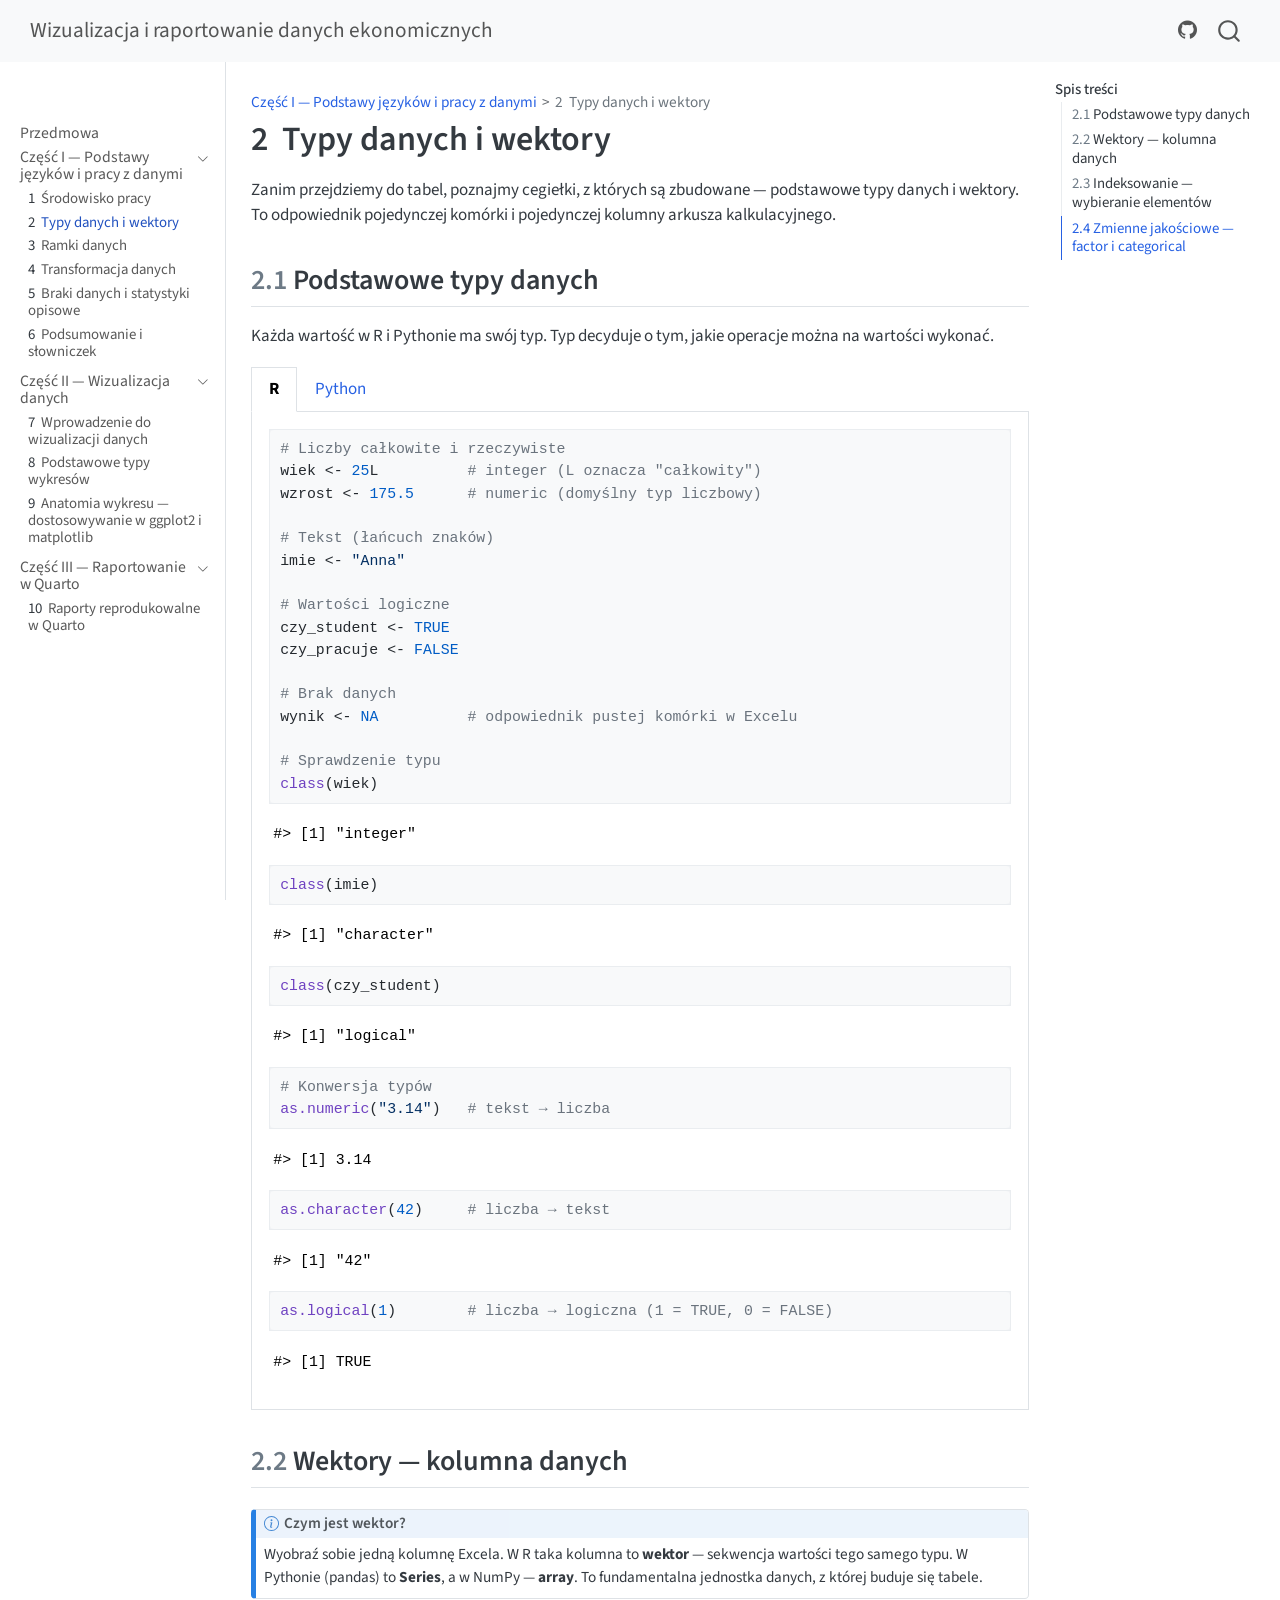
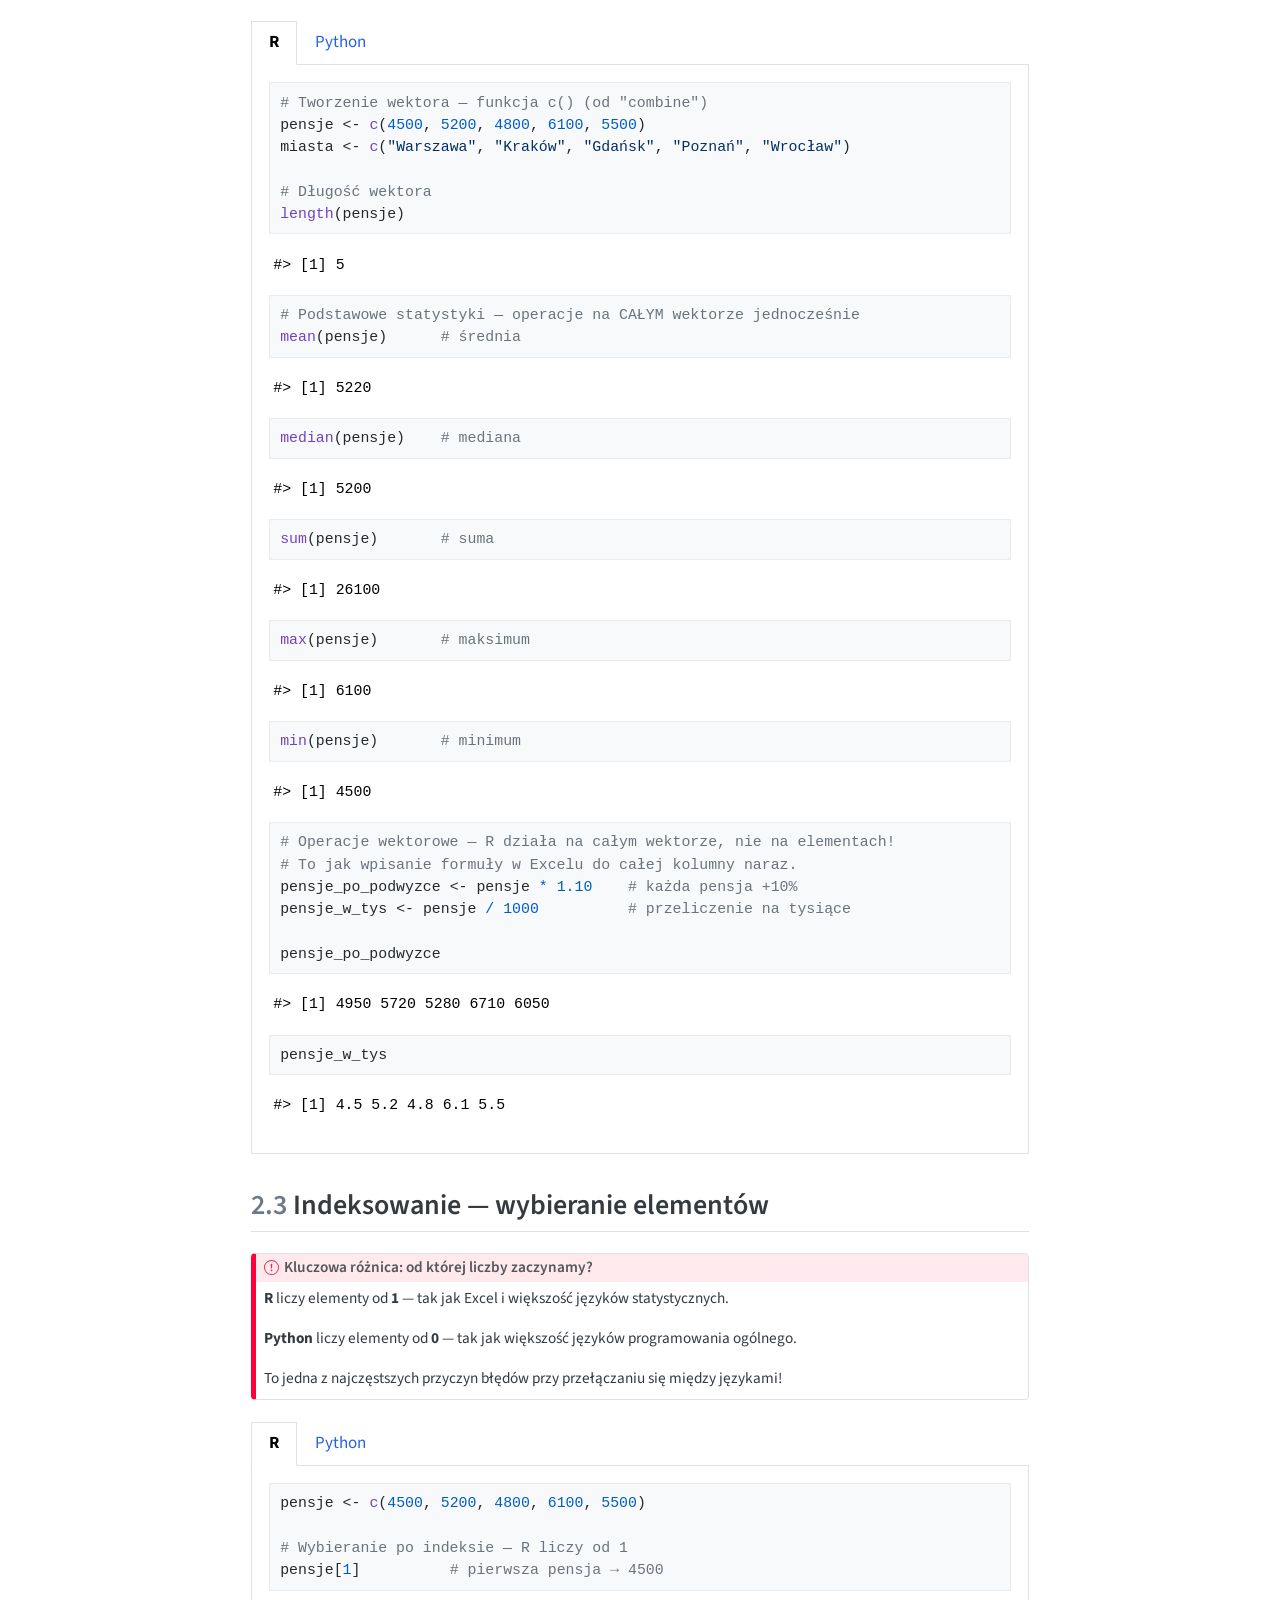
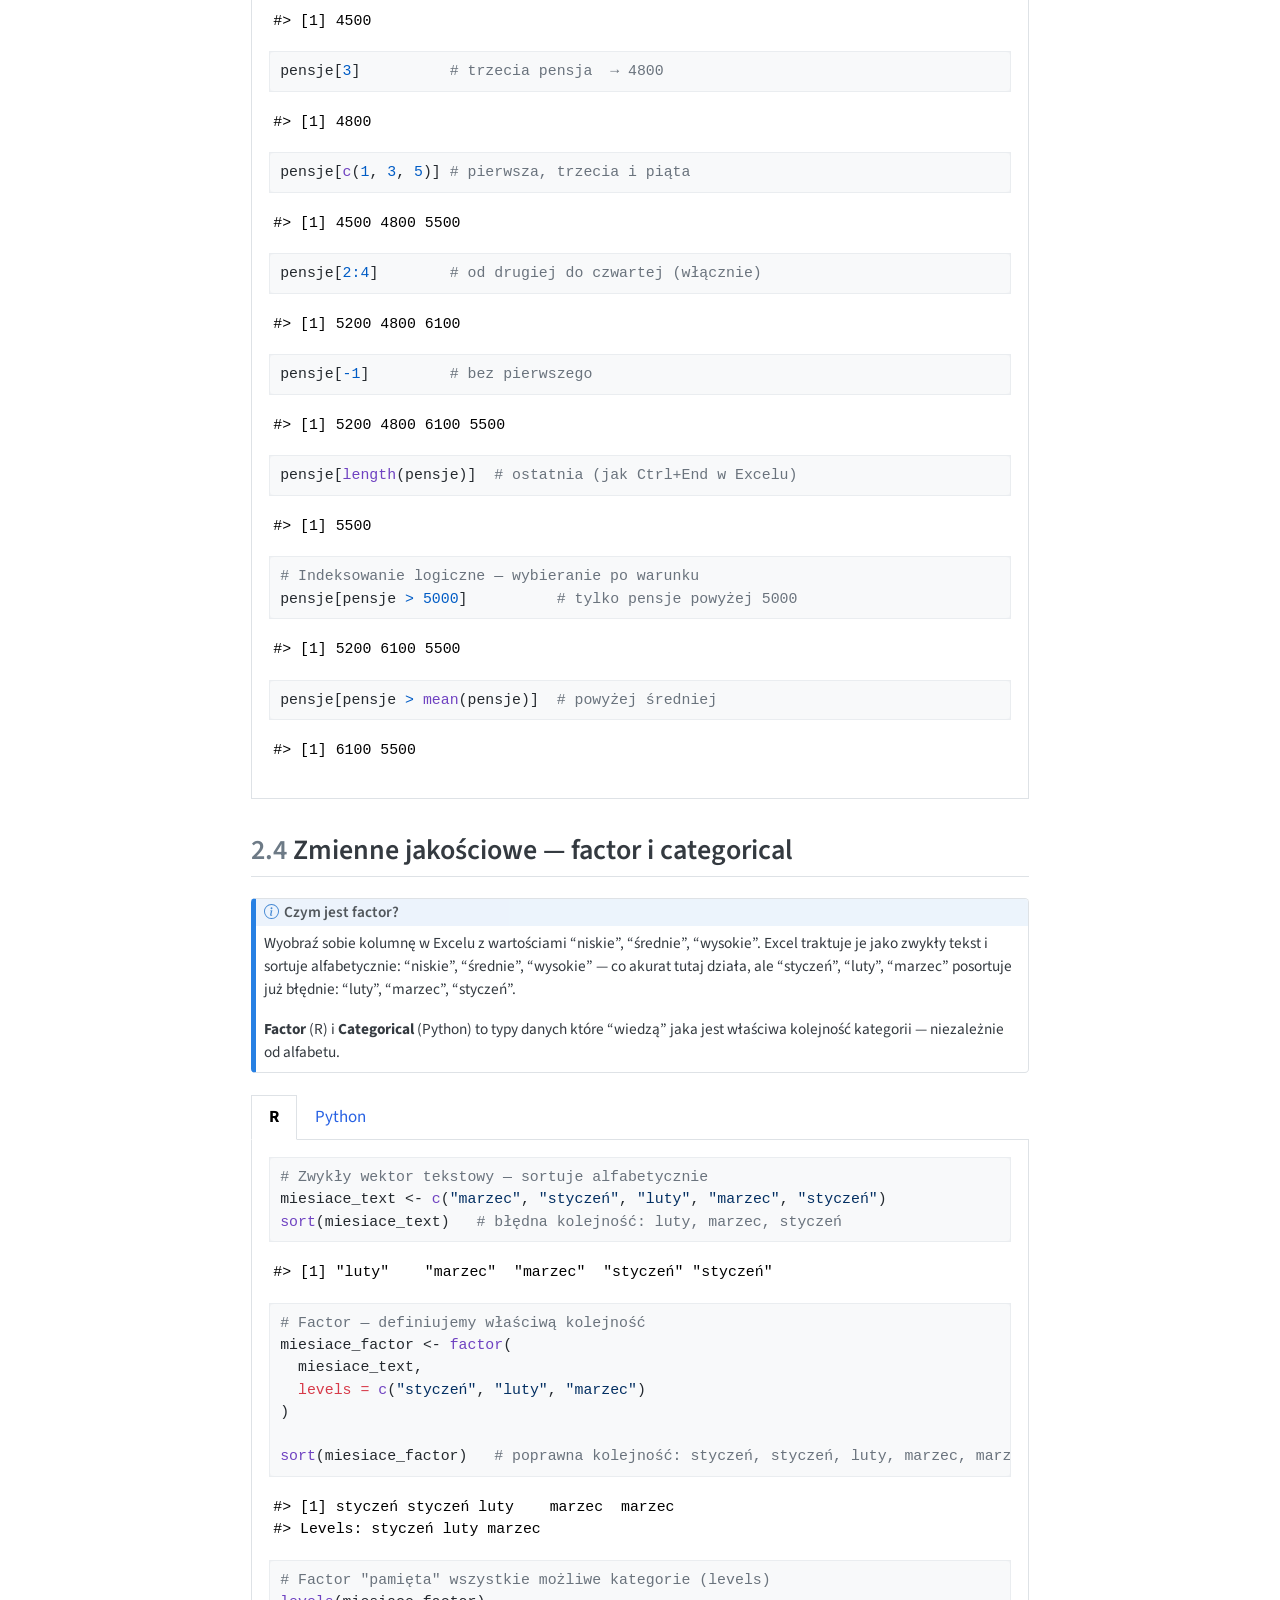
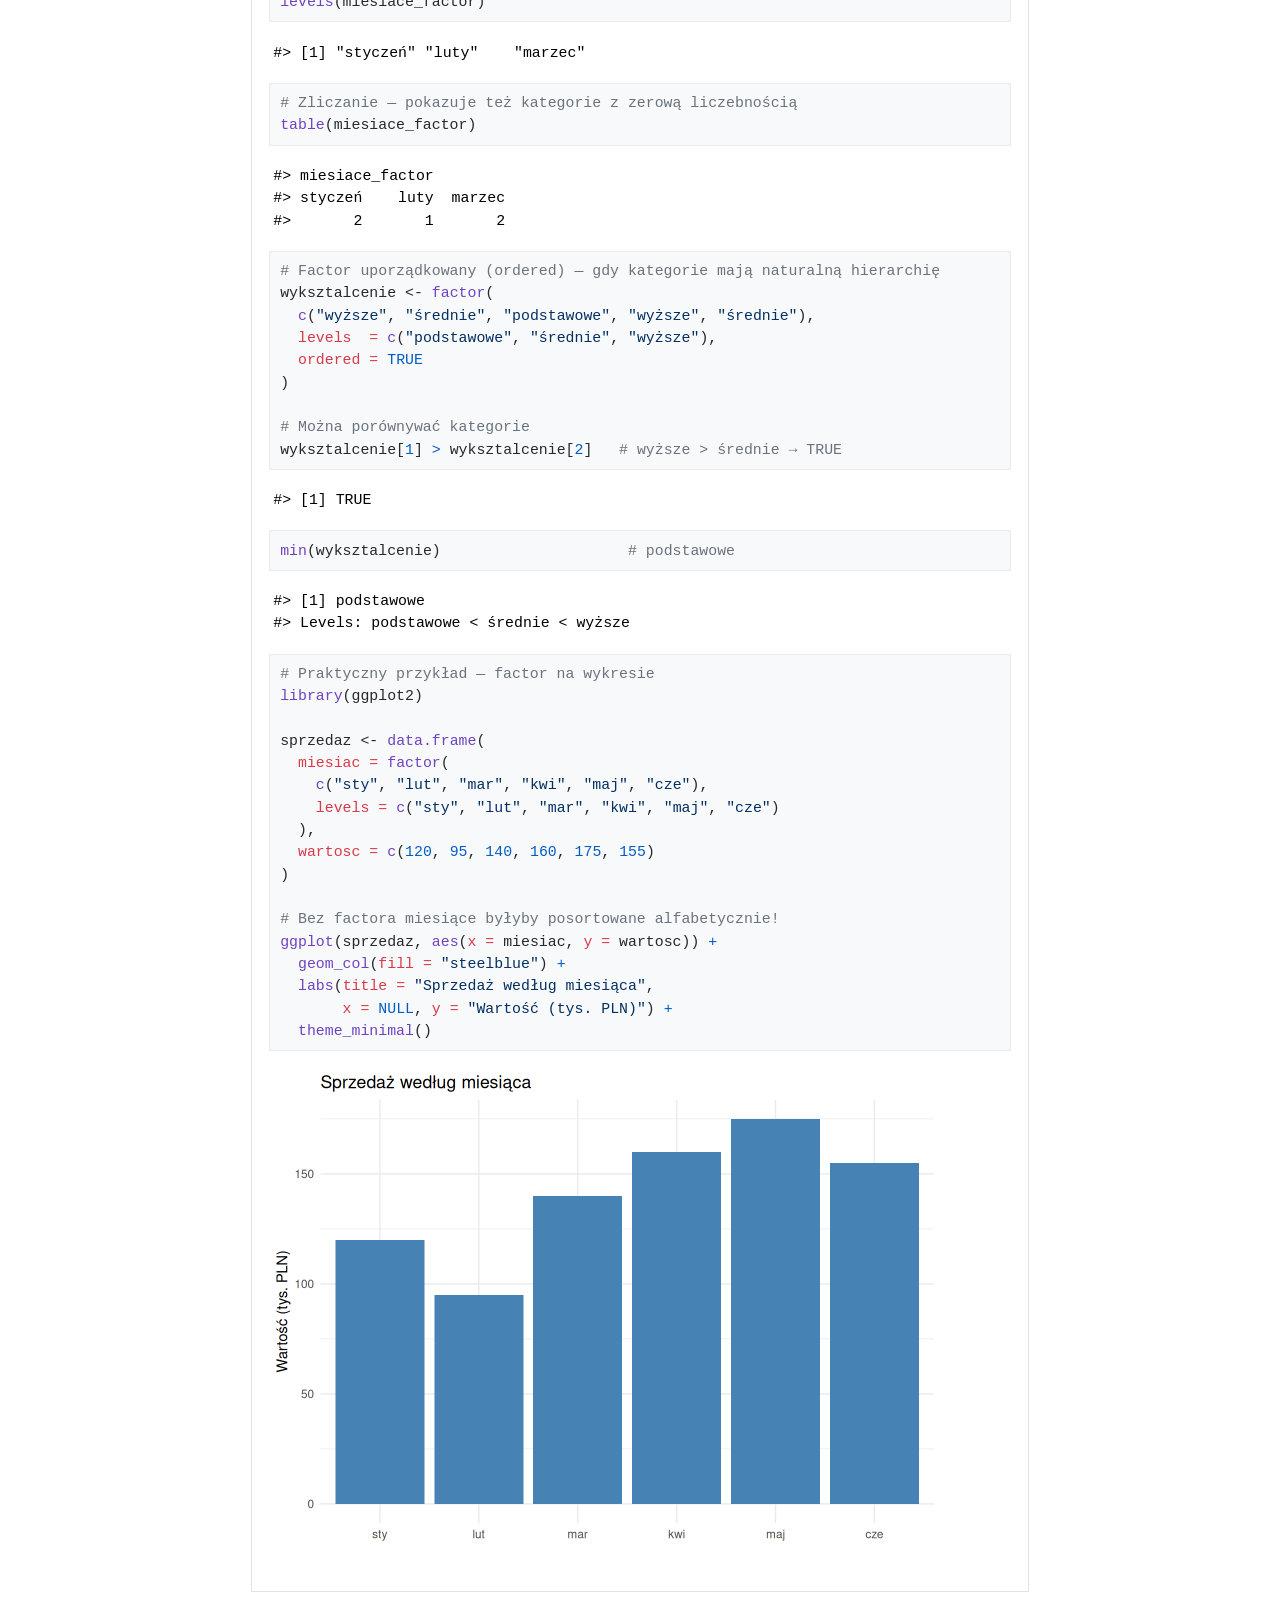
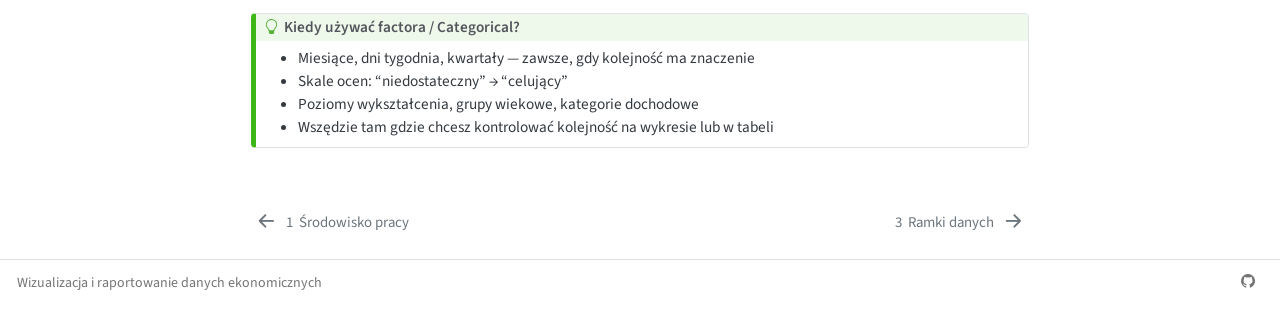
<file: 02_typy_wektory.html>
<!DOCTYPE html>
<html xmlns="http://www.w3.org/1999/xhtml" lang="en" xml:lang="en"><head>

<meta charset="utf-8">
<meta name="generator" content="quarto-1.9.37">

<meta name="viewport" content="width=device-width, initial-scale=1.0, user-scalable=yes">


<title>2&nbsp; Typy danych i wektory – Wizualizacja i raportowanie danych ekonomicznych</title>
<style>
/* Default styles provided by pandoc.
** See https://pandoc.org/MANUAL.html#variables-for-html for config info.
*/
code{white-space: pre-wrap;}
span.smallcaps{font-variant: small-caps;}
div.columns{display: flex; gap: min(4vw, 1.5em);}
div.column{flex: auto; overflow-x: auto;}
div.hanging-indent{margin-left: 1.5em; text-indent: -1.5em;}
ul.task-list{list-style: none;}
ul.task-list li input[type="checkbox"] {
  width: 0.8em;
  margin: 0 0.8em 0.2em -1em; /* quarto-specific, see https://github.com/quarto-dev/quarto-cli/issues/4556 */ 
  vertical-align: middle;
}
/* CSS for syntax highlighting */
html { -webkit-text-size-adjust: 100%; }
pre > code.sourceCode { white-space: pre; position: relative; }
pre > code.sourceCode > span { display: inline-block; line-height: 1.25; }
pre > code.sourceCode > span:empty { height: 1.2em; }
.sourceCode { overflow: visible; }
code.sourceCode > span { color: inherit; text-decoration: inherit; }
div.sourceCode { margin: 1em 0; }
pre.sourceCode { margin: 0; }
@media screen {
div.sourceCode { overflow: auto; }
}
@media print {
pre > code.sourceCode { white-space: pre-wrap; }
pre > code.sourceCode > span { text-indent: -5em; padding-left: 5em; }
}
pre.numberSource code
  { counter-reset: source-line 0; }
pre.numberSource code > span
  { position: relative; left: -4em; counter-increment: source-line; }
pre.numberSource code > span > a:first-child::before
  { content: counter(source-line);
    position: relative; left: -1em; text-align: right; vertical-align: baseline;
    border: none; display: inline-block;
    -webkit-touch-callout: none; -webkit-user-select: none;
    -khtml-user-select: none; -moz-user-select: none;
    -ms-user-select: none; user-select: none;
    padding: 0 4px; width: 4em;
  }
pre.numberSource { margin-left: 3em;  padding-left: 4px; }
div.sourceCode
  {   }
@media screen {
pre > code.sourceCode > span > a:first-child::before { text-decoration: underline; }
}
</style>


<script src="site_libs/quarto-nav/quarto-nav.js"></script>
<script src="site_libs/quarto-nav/headroom.min.js"></script>
<script src="site_libs/clipboard/clipboard.min.js"></script>
<script src="site_libs/quarto-search/autocomplete.umd.js"></script>
<script src="site_libs/quarto-search/fuse.min.js"></script>
<script src="site_libs/quarto-search/quarto-search.js"></script>
<meta name="quarto:offset" content="./">
<link href="./03_ramki_danych.html" rel="next">
<link href="./01_srodowisko.html" rel="prev">
<script src="site_libs/quarto-html/quarto.js" type="module"></script>
<script src="site_libs/quarto-html/tabsets/tabsets.js" type="module"></script>
<script src="site_libs/quarto-html/popper.min.js"></script>
<script src="site_libs/quarto-html/tippy.umd.min.js"></script>
<script src="site_libs/quarto-html/anchor.min.js"></script>
<link href="site_libs/quarto-html/tippy.css" rel="stylesheet">
<link href="site_libs/quarto-html/quarto-syntax-highlighting-acf12a64177840b8d86f2d4f01b2e9fb.css" rel="stylesheet" id="quarto-text-highlighting-styles">
<script src="site_libs/bootstrap/bootstrap.min.js"></script>
<link href="site_libs/bootstrap/bootstrap-icons.css" rel="stylesheet">
<link href="site_libs/bootstrap/bootstrap-af3b44b46cba74a7a9aab75eb0a791d3.min.css" rel="stylesheet" append-hash="true" id="quarto-bootstrap" data-mode="light">
<script id="quarto-search-options" type="application/json">{
  "location": "navbar",
  "copy-button": false,
  "collapse-after": 3,
  "panel-placement": "end",
  "type": "overlay",
  "limit": 50,
  "keyboard-shortcut": [
    "f",
    "/",
    "s"
  ],
  "show-item-context": false,
  "language": {
    "search-no-results-text": "No results",
    "search-matching-documents-text": "matching documents",
    "search-copy-link-title": "Copy link to search",
    "search-hide-matches-text": "Hide additional matches",
    "search-more-match-text": "more match in this document",
    "search-more-matches-text": "more matches in this document",
    "search-clear-button-title": "Clear",
    "search-text-placeholder": "",
    "search-detached-cancel-button-title": "Cancel",
    "search-submit-button-title": "Submit",
    "search-label": "Search"
  }
}</script>
<style>html{ scroll-behavior: smooth; }</style>


<link rel="stylesheet" href="custom.css">
</head>

<body class="nav-sidebar docked nav-fixed quarto-light">

<div id="quarto-search-results"></div>
  <header id="quarto-header" class="headroom fixed-top">
    <nav class="navbar navbar-expand-lg " data-bs-theme="dark">
      <div class="navbar-container container-fluid">
      <div class="navbar-brand-container mx-auto">
    <a class="navbar-brand" href="./index.html">
    <span class="navbar-title">Wizualizacja i raportowanie danych ekonomicznych</span>
    </a>
  </div>
            <div id="quarto-search" class="" title="Search"></div>
          <button class="navbar-toggler" type="button" data-bs-toggle="collapse" data-bs-target="#navbarCollapse" aria-controls="navbarCollapse" role="menu" aria-expanded="false" aria-label="Toggle navigation" onclick="if (window.quartoToggleHeadroom) { window.quartoToggleHeadroom(); }">
  <span class="navbar-toggler-icon"></span>
</button>
          <div class="collapse navbar-collapse" id="navbarCollapse">
            <ul class="navbar-nav navbar-nav-scroll ms-auto">
  <li class="nav-item compact">
    <a class="nav-link" href="https://github.com"> <i class="bi bi-github" role="img">
</i> 
<span class="menu-text"></span></a>
  </li>  
</ul>
          </div> <!-- /navcollapse -->
            <div class="quarto-navbar-tools">
</div>
      </div> <!-- /container-fluid -->
    </nav>
  <nav class="quarto-secondary-nav">
    <div class="container-fluid d-flex">
      <button type="button" class="quarto-btn-toggle btn" data-bs-toggle="collapse" role="button" data-bs-target=".quarto-sidebar-collapse-item" aria-controls="quarto-sidebar" aria-expanded="false" aria-label="Toggle sidebar navigation" onclick="if (window.quartoToggleHeadroom) { window.quartoToggleHeadroom(); }">
        <i class="bi bi-layout-text-sidebar-reverse"></i>
      </button>
        <nav class="quarto-page-breadcrumbs" aria-label="breadcrumb"><ol class="breadcrumb"><li class="breadcrumb-item"><a href="./01_srodowisko.html">Część I — Podstawy języków i pracy z danymi</a></li><li class="breadcrumb-item"><a href="./02_typy_wektory.html"><span class="chapter-number">2</span>&nbsp; <span class="chapter-title">Typy danych i wektory</span></a></li></ol></nav>
        <a class="flex-grow-1" role="navigation" data-bs-toggle="collapse" data-bs-target=".quarto-sidebar-collapse-item" aria-controls="quarto-sidebar" aria-expanded="false" aria-label="Toggle sidebar navigation" onclick="if (window.quartoToggleHeadroom) { window.quartoToggleHeadroom(); }">      
        </a>
      <button type="button" class="btn quarto-search-button" aria-label="Search" onclick="window.quartoOpenSearch();">
        <i class="bi bi-search"></i>
      </button>
    </div>
  </nav>
</header>
<!-- content -->
<div id="quarto-content" class="quarto-container page-columns page-rows-contents page-layout-article page-navbar">
<!-- sidebar -->
  <nav id="quarto-sidebar" class="sidebar collapse collapse-horizontal quarto-sidebar-collapse-item sidebar-navigation docked overflow-auto">
        <div class="mt-2 flex-shrink-0 align-items-center">
        <div class="sidebar-search">
        <div id="quarto-search" class="" title="Search"></div>
        </div>
        </div>
    <div class="sidebar-menu-container"> 
    <ul class="list-unstyled mt-1">
        <li class="sidebar-item">
  <div class="sidebar-item-container"> 
  <a href="./index.html" class="sidebar-item-text sidebar-link">
 <span class="menu-text">Przedmowa</span></a>
  </div>
</li>
        <li class="sidebar-item sidebar-item-section">
      <div class="sidebar-item-container"> 
            <a class="sidebar-item-text sidebar-link text-start" data-bs-toggle="collapse" data-bs-target="#quarto-sidebar-section-1" role="navigation" aria-expanded="true">
 <span class="menu-text">Część I — Podstawy języków i pracy z danymi</span></a>
          <a class="sidebar-item-toggle text-start" data-bs-toggle="collapse" data-bs-target="#quarto-sidebar-section-1" role="navigation" aria-expanded="true" aria-label="Toggle section">
            <i class="bi bi-chevron-right ms-2"></i>
          </a> 
      </div>
      <ul id="quarto-sidebar-section-1" class="collapse list-unstyled sidebar-section depth1 show">  
          <li class="sidebar-item">
  <div class="sidebar-item-container"> 
  <a href="./01_srodowisko.html" class="sidebar-item-text sidebar-link">
 <span class="menu-text"><span class="chapter-number">1</span>&nbsp; <span class="chapter-title">Środowisko pracy</span></span></a>
  </div>
</li>
          <li class="sidebar-item">
  <div class="sidebar-item-container"> 
  <a href="./02_typy_wektory.html" class="sidebar-item-text sidebar-link active">
 <span class="menu-text"><span class="chapter-number">2</span>&nbsp; <span class="chapter-title">Typy danych i wektory</span></span></a>
  </div>
</li>
          <li class="sidebar-item">
  <div class="sidebar-item-container"> 
  <a href="./03_ramki_danych.html" class="sidebar-item-text sidebar-link">
 <span class="menu-text"><span class="chapter-number">3</span>&nbsp; <span class="chapter-title">Ramki danych</span></span></a>
  </div>
</li>
          <li class="sidebar-item">
  <div class="sidebar-item-container"> 
  <a href="./04_transformacja.html" class="sidebar-item-text sidebar-link">
 <span class="menu-text"><span class="chapter-number">4</span>&nbsp; <span class="chapter-title">Transformacja danych</span></span></a>
  </div>
</li>
          <li class="sidebar-item">
  <div class="sidebar-item-container"> 
  <a href="./05_braki_statystyki.html" class="sidebar-item-text sidebar-link">
 <span class="menu-text"><span class="chapter-number">5</span>&nbsp; <span class="chapter-title">Braki danych i statystyki opisowe</span></span></a>
  </div>
</li>
          <li class="sidebar-item">
  <div class="sidebar-item-container"> 
  <a href="./08_podsumowanie.html" class="sidebar-item-text sidebar-link">
 <span class="menu-text"><span class="chapter-number">6</span>&nbsp; <span class="chapter-title">Podsumowanie i słowniczek</span></span></a>
  </div>
</li>
      </ul>
  </li>
        <li class="sidebar-item sidebar-item-section">
      <div class="sidebar-item-container"> 
            <a class="sidebar-item-text sidebar-link text-start" data-bs-toggle="collapse" data-bs-target="#quarto-sidebar-section-2" role="navigation" aria-expanded="true">
 <span class="menu-text">Część II — Wizualizacja danych</span></a>
          <a class="sidebar-item-toggle text-start" data-bs-toggle="collapse" data-bs-target="#quarto-sidebar-section-2" role="navigation" aria-expanded="true" aria-label="Toggle section">
            <i class="bi bi-chevron-right ms-2"></i>
          </a> 
      </div>
      <ul id="quarto-sidebar-section-2" class="collapse list-unstyled sidebar-section depth1 show">  
          <li class="sidebar-item">
  <div class="sidebar-item-container"> 
  <a href="./06_wizualizacja_wprowadzenie.html" class="sidebar-item-text sidebar-link">
 <span class="menu-text"><span class="chapter-number">7</span>&nbsp; <span class="chapter-title">Wprowadzenie do wizualizacji danych</span></span></a>
  </div>
</li>
          <li class="sidebar-item">
  <div class="sidebar-item-container"> 
  <a href="./07a_wykresy_podstawowe.html" class="sidebar-item-text sidebar-link">
 <span class="menu-text"><span class="chapter-number">8</span>&nbsp; <span class="chapter-title">Podstawowe typy wykresów</span></span></a>
  </div>
</li>
          <li class="sidebar-item">
  <div class="sidebar-item-container"> 
  <a href="./07b_anatomia_wykresu.html" class="sidebar-item-text sidebar-link">
 <span class="menu-text"><span class="chapter-number">9</span>&nbsp; <span class="chapter-title">Anatomia wykresu — dostosowywanie w ggplot2 i matplotlib</span></span></a>
  </div>
</li>
      </ul>
  </li>
        <li class="sidebar-item sidebar-item-section">
      <div class="sidebar-item-container"> 
            <a class="sidebar-item-text sidebar-link text-start" data-bs-toggle="collapse" data-bs-target="#quarto-sidebar-section-3" role="navigation" aria-expanded="true">
 <span class="menu-text">Część III — Raportowanie w Quarto</span></a>
          <a class="sidebar-item-toggle text-start" data-bs-toggle="collapse" data-bs-target="#quarto-sidebar-section-3" role="navigation" aria-expanded="true" aria-label="Toggle section">
            <i class="bi bi-chevron-right ms-2"></i>
          </a> 
      </div>
      <ul id="quarto-sidebar-section-3" class="collapse list-unstyled sidebar-section depth1 show">  
          <li class="sidebar-item">
  <div class="sidebar-item-container"> 
  <a href="./09_raporty_quarto.html" class="sidebar-item-text sidebar-link">
 <span class="menu-text"><span class="chapter-number">10</span>&nbsp; <span class="chapter-title">Raporty reprodukowalne w Quarto</span></span></a>
  </div>
</li>
      </ul>
  </li>
    </ul>
    </div>
</nav>
<div id="quarto-sidebar-glass" class="quarto-sidebar-collapse-item" data-bs-toggle="collapse" data-bs-target=".quarto-sidebar-collapse-item"></div>
<!-- margin-sidebar -->
    <div id="quarto-margin-sidebar" class="sidebar margin-sidebar">
        <nav id="TOC" role="doc-toc" class="toc-active">
    <h2 id="toc-title">Spis treści</h2>
   
  <ul>
  <li><a href="#podstawowe-typy-danych" id="toc-podstawowe-typy-danych" class="nav-link active" data-scroll-target="#podstawowe-typy-danych"><span class="header-section-number">2.1</span> Podstawowe typy danych</a></li>
  <li><a href="#wektory-kolumna-danych" id="toc-wektory-kolumna-danych" class="nav-link" data-scroll-target="#wektory-kolumna-danych"><span class="header-section-number">2.2</span> Wektory — kolumna danych</a></li>
  <li><a href="#indeksowanie-wybieranie-elementów" id="toc-indeksowanie-wybieranie-elementów" class="nav-link" data-scroll-target="#indeksowanie-wybieranie-elementów"><span class="header-section-number">2.3</span> Indeksowanie — wybieranie elementów</a></li>
  <li><a href="#zmienne-jakościowe-factor-i-categorical" id="toc-zmienne-jakościowe-factor-i-categorical" class="nav-link" data-scroll-target="#zmienne-jakościowe-factor-i-categorical"><span class="header-section-number">2.4</span> Zmienne jakościowe — factor i categorical</a></li>
  </ul>
</nav>
    </div>
<!-- main -->
<main class="content" id="quarto-document-content">

<header id="title-block-header" class="quarto-title-block default"><nav class="quarto-page-breadcrumbs quarto-title-breadcrumbs d-none d-lg-block" aria-label="breadcrumb"><ol class="breadcrumb"><li class="breadcrumb-item"><a href="./01_srodowisko.html">Część I — Podstawy języków i pracy z danymi</a></li><li class="breadcrumb-item"><a href="./02_typy_wektory.html"><span class="chapter-number">2</span>&nbsp; <span class="chapter-title">Typy danych i wektory</span></a></li></ol></nav>
<div class="quarto-title">
<h1 class="title"><span id="sec-types" class="quarto-section-identifier"><span class="chapter-number">2</span>&nbsp; <span class="chapter-title">Typy danych i wektory</span></span></h1>
</div>



<div class="quarto-title-meta">

    
  
    
  </div>
  


</header>


<p>Zanim przejdziemy do tabel, poznajmy cegiełki, z których są zbudowane — podstawowe typy danych i wektory. To odpowiednik pojedynczej komórki i pojedynczej kolumny arkusza kalkulacyjnego.</p>
<section id="podstawowe-typy-danych" class="level2" data-number="2.1">
<h2 data-number="2.1" class="anchored" data-anchor-id="podstawowe-typy-danych"><span class="header-section-number">2.1</span> Podstawowe typy danych</h2>
<p>Każda wartość w R i Pythonie ma swój typ. Typ decyduje o tym, jakie operacje można na wartości wykonać.</p>
<div class="tabset-margin-container"></div><div class="panel-tabset">
<ul class="nav nav-tabs" role="tablist"><li class="nav-item" role="presentation"><a class="nav-link active" id="tabset-1-1-tab" data-bs-toggle="tab" data-bs-target="#tabset-1-1" role="tab" aria-controls="tabset-1-1" aria-selected="true" href="">R</a></li><li class="nav-item" role="presentation"><a class="nav-link" id="tabset-1-2-tab" data-bs-toggle="tab" data-bs-target="#tabset-1-2" role="tab" aria-controls="tabset-1-2" aria-selected="false" href="">Python</a></li></ul>
<div class="tab-content">
<div id="tabset-1-1" class="tab-pane active" role="tabpanel" aria-labelledby="tabset-1-1-tab">
<div class="cell">
<div class="code-copy-outer-scaffold"><div class="sourceCode cell-code" id="cb1"><pre class="sourceCode r code-with-copy"><code class="sourceCode r"><span id="cb1-1"><a href="#cb1-1" aria-hidden="true" tabindex="-1"></a><span class="co"># Liczby całkowite i rzeczywiste</span></span>
<span id="cb1-2"><a href="#cb1-2" aria-hidden="true" tabindex="-1"></a>wiek <span class="ot">&lt;-</span> <span class="dv">25</span>L          <span class="co"># integer (L oznacza "całkowity")</span></span>
<span id="cb1-3"><a href="#cb1-3" aria-hidden="true" tabindex="-1"></a>wzrost <span class="ot">&lt;-</span> <span class="fl">175.5</span>      <span class="co"># numeric (domyślny typ liczbowy)</span></span>
<span id="cb1-4"><a href="#cb1-4" aria-hidden="true" tabindex="-1"></a></span>
<span id="cb1-5"><a href="#cb1-5" aria-hidden="true" tabindex="-1"></a><span class="co"># Tekst (łańcuch znaków)</span></span>
<span id="cb1-6"><a href="#cb1-6" aria-hidden="true" tabindex="-1"></a>imie <span class="ot">&lt;-</span> <span class="st">"Anna"</span></span>
<span id="cb1-7"><a href="#cb1-7" aria-hidden="true" tabindex="-1"></a></span>
<span id="cb1-8"><a href="#cb1-8" aria-hidden="true" tabindex="-1"></a><span class="co"># Wartości logiczne</span></span>
<span id="cb1-9"><a href="#cb1-9" aria-hidden="true" tabindex="-1"></a>czy_student <span class="ot">&lt;-</span> <span class="cn">TRUE</span></span>
<span id="cb1-10"><a href="#cb1-10" aria-hidden="true" tabindex="-1"></a>czy_pracuje <span class="ot">&lt;-</span> <span class="cn">FALSE</span></span>
<span id="cb1-11"><a href="#cb1-11" aria-hidden="true" tabindex="-1"></a></span>
<span id="cb1-12"><a href="#cb1-12" aria-hidden="true" tabindex="-1"></a><span class="co"># Brak danych</span></span>
<span id="cb1-13"><a href="#cb1-13" aria-hidden="true" tabindex="-1"></a>wynik <span class="ot">&lt;-</span> <span class="cn">NA</span>          <span class="co"># odpowiednik pustej komórki w Excelu</span></span>
<span id="cb1-14"><a href="#cb1-14" aria-hidden="true" tabindex="-1"></a></span>
<span id="cb1-15"><a href="#cb1-15" aria-hidden="true" tabindex="-1"></a><span class="co"># Sprawdzenie typu</span></span>
<span id="cb1-16"><a href="#cb1-16" aria-hidden="true" tabindex="-1"></a><span class="fu">class</span>(wiek)</span></code></pre></div><button title="Copy to Clipboard" class="code-copy-button"><i class="bi"></i></button></div>
<div class="cell-output cell-output-stdout">
<pre><code>#&gt; [1] "integer"</code></pre>
</div>
<div class="code-copy-outer-scaffold"><div class="sourceCode cell-code" id="cb3"><pre class="sourceCode r code-with-copy"><code class="sourceCode r"><span id="cb3-1"><a href="#cb3-1" aria-hidden="true" tabindex="-1"></a><span class="fu">class</span>(imie)</span></code></pre></div><button title="Copy to Clipboard" class="code-copy-button"><i class="bi"></i></button></div>
<div class="cell-output cell-output-stdout">
<pre><code>#&gt; [1] "character"</code></pre>
</div>
<div class="code-copy-outer-scaffold"><div class="sourceCode cell-code" id="cb5"><pre class="sourceCode r code-with-copy"><code class="sourceCode r"><span id="cb5-1"><a href="#cb5-1" aria-hidden="true" tabindex="-1"></a><span class="fu">class</span>(czy_student)</span></code></pre></div><button title="Copy to Clipboard" class="code-copy-button"><i class="bi"></i></button></div>
<div class="cell-output cell-output-stdout">
<pre><code>#&gt; [1] "logical"</code></pre>
</div>
</div>
<div class="cell">
<div class="code-copy-outer-scaffold"><div class="sourceCode cell-code" id="cb7"><pre class="sourceCode r code-with-copy"><code class="sourceCode r"><span id="cb7-1"><a href="#cb7-1" aria-hidden="true" tabindex="-1"></a><span class="co"># Konwersja typów</span></span>
<span id="cb7-2"><a href="#cb7-2" aria-hidden="true" tabindex="-1"></a><span class="fu">as.numeric</span>(<span class="st">"3.14"</span>)   <span class="co"># tekst → liczba</span></span></code></pre></div><button title="Copy to Clipboard" class="code-copy-button"><i class="bi"></i></button></div>
<div class="cell-output cell-output-stdout">
<pre><code>#&gt; [1] 3.14</code></pre>
</div>
<div class="code-copy-outer-scaffold"><div class="sourceCode cell-code" id="cb9"><pre class="sourceCode r code-with-copy"><code class="sourceCode r"><span id="cb9-1"><a href="#cb9-1" aria-hidden="true" tabindex="-1"></a><span class="fu">as.character</span>(<span class="dv">42</span>)     <span class="co"># liczba → tekst</span></span></code></pre></div><button title="Copy to Clipboard" class="code-copy-button"><i class="bi"></i></button></div>
<div class="cell-output cell-output-stdout">
<pre><code>#&gt; [1] "42"</code></pre>
</div>
<div class="code-copy-outer-scaffold"><div class="sourceCode cell-code" id="cb11"><pre class="sourceCode r code-with-copy"><code class="sourceCode r"><span id="cb11-1"><a href="#cb11-1" aria-hidden="true" tabindex="-1"></a><span class="fu">as.logical</span>(<span class="dv">1</span>)        <span class="co"># liczba → logiczna (1 = TRUE, 0 = FALSE)</span></span></code></pre></div><button title="Copy to Clipboard" class="code-copy-button"><i class="bi"></i></button></div>
<div class="cell-output cell-output-stdout">
<pre><code>#&gt; [1] TRUE</code></pre>
</div>
</div>
</div>
<div id="tabset-1-2" class="tab-pane" role="tabpanel" aria-labelledby="tabset-1-2-tab">
<div class="code-copy-outer-scaffold"><div class="sourceCode" id="cb13"><pre class="sourceCode python code-with-copy"><code class="sourceCode python"><span id="cb13-1"><a href="#cb13-1" aria-hidden="true" tabindex="-1"></a><span class="co"># Liczby całkowite i rzeczywiste</span></span>
<span id="cb13-2"><a href="#cb13-2" aria-hidden="true" tabindex="-1"></a>wiek <span class="op">=</span> <span class="dv">25</span>            <span class="co"># int</span></span>
<span id="cb13-3"><a href="#cb13-3" aria-hidden="true" tabindex="-1"></a>wzrost <span class="op">=</span> <span class="fl">175.5</span>       <span class="co"># float</span></span>
<span id="cb13-4"><a href="#cb13-4" aria-hidden="true" tabindex="-1"></a></span>
<span id="cb13-5"><a href="#cb13-5" aria-hidden="true" tabindex="-1"></a><span class="co"># Tekst (łańcuch znaków)</span></span>
<span id="cb13-6"><a href="#cb13-6" aria-hidden="true" tabindex="-1"></a>imie <span class="op">=</span> <span class="st">"Anna"</span>        <span class="co"># str</span></span>
<span id="cb13-7"><a href="#cb13-7" aria-hidden="true" tabindex="-1"></a></span>
<span id="cb13-8"><a href="#cb13-8" aria-hidden="true" tabindex="-1"></a><span class="co"># Wartości logiczne</span></span>
<span id="cb13-9"><a href="#cb13-9" aria-hidden="true" tabindex="-1"></a>czy_student <span class="op">=</span> <span class="va">True</span>   <span class="co"># bool (uwaga: wielka litera T!)</span></span>
<span id="cb13-10"><a href="#cb13-10" aria-hidden="true" tabindex="-1"></a>czy_pracuje <span class="op">=</span> <span class="va">False</span></span>
<span id="cb13-11"><a href="#cb13-11" aria-hidden="true" tabindex="-1"></a></span>
<span id="cb13-12"><a href="#cb13-12" aria-hidden="true" tabindex="-1"></a><span class="co"># Brak danych</span></span>
<span id="cb13-13"><a href="#cb13-13" aria-hidden="true" tabindex="-1"></a><span class="im">import</span> numpy <span class="im">as</span> np</span>
<span id="cb13-14"><a href="#cb13-14" aria-hidden="true" tabindex="-1"></a>wynik <span class="op">=</span> <span class="va">None</span>         <span class="co"># ogólny brak wartości w Pythonie</span></span>
<span id="cb13-15"><a href="#cb13-15" aria-hidden="true" tabindex="-1"></a>wynik_num <span class="op">=</span> np.nan   <span class="co"># brak wartości numerycznej (używany w pandas)</span></span>
<span id="cb13-16"><a href="#cb13-16" aria-hidden="true" tabindex="-1"></a></span>
<span id="cb13-17"><a href="#cb13-17" aria-hidden="true" tabindex="-1"></a><span class="co"># Sprawdzenie typu</span></span>
<span id="cb13-18"><a href="#cb13-18" aria-hidden="true" tabindex="-1"></a><span class="bu">print</span>(<span class="bu">type</span>(wiek))</span>
<span id="cb13-19"><a href="#cb13-19" aria-hidden="true" tabindex="-1"></a><span class="bu">print</span>(<span class="bu">type</span>(imie))</span>
<span id="cb13-20"><a href="#cb13-20" aria-hidden="true" tabindex="-1"></a><span class="bu">print</span>(<span class="bu">type</span>(czy_student))</span></code></pre></div><button title="Copy to Clipboard" class="code-copy-button"><i class="bi"></i></button></div>
<div class="code-copy-outer-scaffold"><div class="sourceCode" id="cb14"><pre class="sourceCode python code-with-copy"><code class="sourceCode python"><span id="cb14-1"><a href="#cb14-1" aria-hidden="true" tabindex="-1"></a><span class="co"># Konwersja typów</span></span>
<span id="cb14-2"><a href="#cb14-2" aria-hidden="true" tabindex="-1"></a><span class="bu">float</span>(<span class="st">"3.14"</span>)        <span class="co"># tekst → liczba</span></span>
<span id="cb14-3"><a href="#cb14-3" aria-hidden="true" tabindex="-1"></a><span class="bu">str</span>(<span class="dv">42</span>)              <span class="co"># liczba → tekst</span></span>
<span id="cb14-4"><a href="#cb14-4" aria-hidden="true" tabindex="-1"></a><span class="bu">bool</span>(<span class="dv">1</span>)              <span class="co"># liczba → logiczna (1 = True, 0 = False)</span></span></code></pre></div><button title="Copy to Clipboard" class="code-copy-button"><i class="bi"></i></button></div>
</div>
</div>
</div>
</section>
<section id="wektory-kolumna-danych" class="level2" data-number="2.2">
<h2 data-number="2.2" class="anchored" data-anchor-id="wektory-kolumna-danych"><span class="header-section-number">2.2</span> Wektory — kolumna danych</h2>
<div class="callout callout-style-default callout-note callout-titled">
<div class="callout-header d-flex align-content-center">
<div class="callout-icon-container">
<i class="callout-icon"></i>
</div>
<div class="callout-title-container flex-fill">
<span class="screen-reader-only">Note</span>Czym jest wektor?
</div>
</div>
<div class="callout-body-container callout-body">
<p>Wyobraź sobie jedną kolumnę Excela. W R taka kolumna to <strong>wektor</strong> — sekwencja wartości tego samego typu. W Pythonie (pandas) to <strong>Series</strong>, a w NumPy — <strong>array</strong>. To fundamentalna jednostka danych, z której buduje się tabele.</p>
</div>
</div>
<div class="tabset-margin-container"></div><div class="panel-tabset">
<ul class="nav nav-tabs" role="tablist"><li class="nav-item" role="presentation"><a class="nav-link active" id="tabset-2-1-tab" data-bs-toggle="tab" data-bs-target="#tabset-2-1" role="tab" aria-controls="tabset-2-1" aria-selected="true" href="">R</a></li><li class="nav-item" role="presentation"><a class="nav-link" id="tabset-2-2-tab" data-bs-toggle="tab" data-bs-target="#tabset-2-2" role="tab" aria-controls="tabset-2-2" aria-selected="false" href="">Python</a></li></ul>
<div class="tab-content">
<div id="tabset-2-1" class="tab-pane active" role="tabpanel" aria-labelledby="tabset-2-1-tab">
<div class="cell">
<div class="code-copy-outer-scaffold"><div class="sourceCode cell-code" id="cb15"><pre class="sourceCode r code-with-copy"><code class="sourceCode r"><span id="cb15-1"><a href="#cb15-1" aria-hidden="true" tabindex="-1"></a><span class="co"># Tworzenie wektora — funkcja c() (od "combine")</span></span>
<span id="cb15-2"><a href="#cb15-2" aria-hidden="true" tabindex="-1"></a>pensje <span class="ot">&lt;-</span> <span class="fu">c</span>(<span class="dv">4500</span>, <span class="dv">5200</span>, <span class="dv">4800</span>, <span class="dv">6100</span>, <span class="dv">5500</span>)</span>
<span id="cb15-3"><a href="#cb15-3" aria-hidden="true" tabindex="-1"></a>miasta <span class="ot">&lt;-</span> <span class="fu">c</span>(<span class="st">"Warszawa"</span>, <span class="st">"Kraków"</span>, <span class="st">"Gdańsk"</span>, <span class="st">"Poznań"</span>, <span class="st">"Wrocław"</span>)</span>
<span id="cb15-4"><a href="#cb15-4" aria-hidden="true" tabindex="-1"></a></span>
<span id="cb15-5"><a href="#cb15-5" aria-hidden="true" tabindex="-1"></a><span class="co"># Długość wektora</span></span>
<span id="cb15-6"><a href="#cb15-6" aria-hidden="true" tabindex="-1"></a><span class="fu">length</span>(pensje)</span></code></pre></div><button title="Copy to Clipboard" class="code-copy-button"><i class="bi"></i></button></div>
<div class="cell-output cell-output-stdout">
<pre><code>#&gt; [1] 5</code></pre>
</div>
<div class="code-copy-outer-scaffold"><div class="sourceCode cell-code" id="cb17"><pre class="sourceCode r code-with-copy"><code class="sourceCode r"><span id="cb17-1"><a href="#cb17-1" aria-hidden="true" tabindex="-1"></a><span class="co"># Podstawowe statystyki — operacje na CAŁYM wektorze jednocześnie</span></span>
<span id="cb17-2"><a href="#cb17-2" aria-hidden="true" tabindex="-1"></a><span class="fu">mean</span>(pensje)      <span class="co"># średnia</span></span></code></pre></div><button title="Copy to Clipboard" class="code-copy-button"><i class="bi"></i></button></div>
<div class="cell-output cell-output-stdout">
<pre><code>#&gt; [1] 5220</code></pre>
</div>
<div class="code-copy-outer-scaffold"><div class="sourceCode cell-code" id="cb19"><pre class="sourceCode r code-with-copy"><code class="sourceCode r"><span id="cb19-1"><a href="#cb19-1" aria-hidden="true" tabindex="-1"></a><span class="fu">median</span>(pensje)    <span class="co"># mediana</span></span></code></pre></div><button title="Copy to Clipboard" class="code-copy-button"><i class="bi"></i></button></div>
<div class="cell-output cell-output-stdout">
<pre><code>#&gt; [1] 5200</code></pre>
</div>
<div class="code-copy-outer-scaffold"><div class="sourceCode cell-code" id="cb21"><pre class="sourceCode r code-with-copy"><code class="sourceCode r"><span id="cb21-1"><a href="#cb21-1" aria-hidden="true" tabindex="-1"></a><span class="fu">sum</span>(pensje)       <span class="co"># suma</span></span></code></pre></div><button title="Copy to Clipboard" class="code-copy-button"><i class="bi"></i></button></div>
<div class="cell-output cell-output-stdout">
<pre><code>#&gt; [1] 26100</code></pre>
</div>
<div class="code-copy-outer-scaffold"><div class="sourceCode cell-code" id="cb23"><pre class="sourceCode r code-with-copy"><code class="sourceCode r"><span id="cb23-1"><a href="#cb23-1" aria-hidden="true" tabindex="-1"></a><span class="fu">max</span>(pensje)       <span class="co"># maksimum</span></span></code></pre></div><button title="Copy to Clipboard" class="code-copy-button"><i class="bi"></i></button></div>
<div class="cell-output cell-output-stdout">
<pre><code>#&gt; [1] 6100</code></pre>
</div>
<div class="code-copy-outer-scaffold"><div class="sourceCode cell-code" id="cb25"><pre class="sourceCode r code-with-copy"><code class="sourceCode r"><span id="cb25-1"><a href="#cb25-1" aria-hidden="true" tabindex="-1"></a><span class="fu">min</span>(pensje)       <span class="co"># minimum</span></span></code></pre></div><button title="Copy to Clipboard" class="code-copy-button"><i class="bi"></i></button></div>
<div class="cell-output cell-output-stdout">
<pre><code>#&gt; [1] 4500</code></pre>
</div>
</div>
<div class="cell">
<div class="code-copy-outer-scaffold"><div class="sourceCode cell-code" id="cb27"><pre class="sourceCode r code-with-copy"><code class="sourceCode r"><span id="cb27-1"><a href="#cb27-1" aria-hidden="true" tabindex="-1"></a><span class="co"># Operacje wektorowe — R działa na całym wektorze, nie na elementach!</span></span>
<span id="cb27-2"><a href="#cb27-2" aria-hidden="true" tabindex="-1"></a><span class="co"># To jak wpisanie formuły w Excelu do całej kolumny naraz.</span></span>
<span id="cb27-3"><a href="#cb27-3" aria-hidden="true" tabindex="-1"></a>pensje_po_podwyzce <span class="ot">&lt;-</span> pensje <span class="sc">*</span> <span class="fl">1.10</span>    <span class="co"># każda pensja +10%</span></span>
<span id="cb27-4"><a href="#cb27-4" aria-hidden="true" tabindex="-1"></a>pensje_w_tys <span class="ot">&lt;-</span> pensje <span class="sc">/</span> <span class="dv">1000</span>          <span class="co"># przeliczenie na tysiące</span></span>
<span id="cb27-5"><a href="#cb27-5" aria-hidden="true" tabindex="-1"></a></span>
<span id="cb27-6"><a href="#cb27-6" aria-hidden="true" tabindex="-1"></a>pensje_po_podwyzce</span></code></pre></div><button title="Copy to Clipboard" class="code-copy-button"><i class="bi"></i></button></div>
<div class="cell-output cell-output-stdout">
<pre><code>#&gt; [1] 4950 5720 5280 6710 6050</code></pre>
</div>
<div class="code-copy-outer-scaffold"><div class="sourceCode cell-code" id="cb29"><pre class="sourceCode r code-with-copy"><code class="sourceCode r"><span id="cb29-1"><a href="#cb29-1" aria-hidden="true" tabindex="-1"></a>pensje_w_tys</span></code></pre></div><button title="Copy to Clipboard" class="code-copy-button"><i class="bi"></i></button></div>
<div class="cell-output cell-output-stdout">
<pre><code>#&gt; [1] 4.5 5.2 4.8 6.1 5.5</code></pre>
</div>
</div>
</div>
<div id="tabset-2-2" class="tab-pane" role="tabpanel" aria-labelledby="tabset-2-2-tab">
<div class="code-copy-outer-scaffold"><div class="sourceCode" id="cb31"><pre class="sourceCode python code-with-copy"><code class="sourceCode python"><span id="cb31-1"><a href="#cb31-1" aria-hidden="true" tabindex="-1"></a><span class="im">import</span> numpy <span class="im">as</span> np</span>
<span id="cb31-2"><a href="#cb31-2" aria-hidden="true" tabindex="-1"></a></span>
<span id="cb31-3"><a href="#cb31-3" aria-hidden="true" tabindex="-1"></a><span class="co"># Tworzenie tablicy NumPy (odpowiednik wektora R)</span></span>
<span id="cb31-4"><a href="#cb31-4" aria-hidden="true" tabindex="-1"></a>pensje <span class="op">=</span> np.array([<span class="dv">4500</span>, <span class="dv">5200</span>, <span class="dv">4800</span>, <span class="dv">6100</span>, <span class="dv">5500</span>])</span>
<span id="cb31-5"><a href="#cb31-5" aria-hidden="true" tabindex="-1"></a>miasta <span class="op">=</span> np.array([<span class="st">"Warszawa"</span>, <span class="st">"Kraków"</span>, <span class="st">"Gdańsk"</span>, <span class="st">"Poznań"</span>, <span class="st">"Wrocław"</span>])</span>
<span id="cb31-6"><a href="#cb31-6" aria-hidden="true" tabindex="-1"></a></span>
<span id="cb31-7"><a href="#cb31-7" aria-hidden="true" tabindex="-1"></a><span class="co"># Długość</span></span>
<span id="cb31-8"><a href="#cb31-8" aria-hidden="true" tabindex="-1"></a><span class="bu">len</span>(pensje)</span>
<span id="cb31-9"><a href="#cb31-9" aria-hidden="true" tabindex="-1"></a></span>
<span id="cb31-10"><a href="#cb31-10" aria-hidden="true" tabindex="-1"></a><span class="co"># Podstawowe statystyki</span></span>
<span id="cb31-11"><a href="#cb31-11" aria-hidden="true" tabindex="-1"></a>np.mean(pensje)      <span class="co"># średnia</span></span>
<span id="cb31-12"><a href="#cb31-12" aria-hidden="true" tabindex="-1"></a>np.median(pensje)    <span class="co"># mediana</span></span>
<span id="cb31-13"><a href="#cb31-13" aria-hidden="true" tabindex="-1"></a>np.<span class="bu">sum</span>(pensje)       <span class="co"># suma</span></span>
<span id="cb31-14"><a href="#cb31-14" aria-hidden="true" tabindex="-1"></a>np.<span class="bu">max</span>(pensje)       <span class="co"># maksimum</span></span>
<span id="cb31-15"><a href="#cb31-15" aria-hidden="true" tabindex="-1"></a>np.<span class="bu">min</span>(pensje)       <span class="co"># minimum</span></span></code></pre></div><button title="Copy to Clipboard" class="code-copy-button"><i class="bi"></i></button></div>
<div class="code-copy-outer-scaffold"><div class="sourceCode" id="cb32"><pre class="sourceCode python code-with-copy"><code class="sourceCode python"><span id="cb32-1"><a href="#cb32-1" aria-hidden="true" tabindex="-1"></a><span class="co"># Operacje wektorowe — tak samo jak R, działa na całej tablicy naraz</span></span>
<span id="cb32-2"><a href="#cb32-2" aria-hidden="true" tabindex="-1"></a>pensje_po_podwyzce <span class="op">=</span> pensje <span class="op">*</span> <span class="fl">1.10</span>    <span class="co"># każda pensja +10%</span></span>
<span id="cb32-3"><a href="#cb32-3" aria-hidden="true" tabindex="-1"></a>pensje_w_tys <span class="op">=</span> pensje <span class="op">/</span> <span class="dv">1000</span>          <span class="co"># przeliczenie na tysiące</span></span>
<span id="cb32-4"><a href="#cb32-4" aria-hidden="true" tabindex="-1"></a></span>
<span id="cb32-5"><a href="#cb32-5" aria-hidden="true" tabindex="-1"></a><span class="bu">print</span>(pensje_po_podwyzce)</span>
<span id="cb32-6"><a href="#cb32-6" aria-hidden="true" tabindex="-1"></a><span class="bu">print</span>(pensje_w_tys)</span></code></pre></div><button title="Copy to Clipboard" class="code-copy-button"><i class="bi"></i></button></div>
</div>
</div>
</div>
</section>
<section id="indeksowanie-wybieranie-elementów" class="level2" data-number="2.3">
<h2 data-number="2.3" class="anchored" data-anchor-id="indeksowanie-wybieranie-elementów"><span class="header-section-number">2.3</span> Indeksowanie — wybieranie elementów</h2>
<div class="callout callout-style-default callout-important callout-titled">
<div class="callout-header d-flex align-content-center">
<div class="callout-icon-container">
<i class="callout-icon"></i>
</div>
<div class="callout-title-container flex-fill">
<span class="screen-reader-only">Important</span>Kluczowa różnica: od której liczby zaczynamy?
</div>
</div>
<div class="callout-body-container callout-body">
<p><strong>R</strong> liczy elementy od <strong>1</strong> — tak jak Excel i większość języków statystycznych.</p>
<p><strong>Python</strong> liczy elementy od <strong>0</strong> — tak jak większość języków programowania ogólnego.</p>
<p>To jedna z najczęstszych przyczyn błędów przy przełączaniu się między językami!</p>
</div>
</div>
<div class="tabset-margin-container"></div><div class="panel-tabset">
<ul class="nav nav-tabs" role="tablist"><li class="nav-item" role="presentation"><a class="nav-link active" id="tabset-3-1-tab" data-bs-toggle="tab" data-bs-target="#tabset-3-1" role="tab" aria-controls="tabset-3-1" aria-selected="true" href="">R</a></li><li class="nav-item" role="presentation"><a class="nav-link" id="tabset-3-2-tab" data-bs-toggle="tab" data-bs-target="#tabset-3-2" role="tab" aria-controls="tabset-3-2" aria-selected="false" href="">Python</a></li></ul>
<div class="tab-content">
<div id="tabset-3-1" class="tab-pane active" role="tabpanel" aria-labelledby="tabset-3-1-tab">
<div class="cell">
<div class="code-copy-outer-scaffold"><div class="sourceCode cell-code" id="cb33"><pre class="sourceCode r code-with-copy"><code class="sourceCode r"><span id="cb33-1"><a href="#cb33-1" aria-hidden="true" tabindex="-1"></a>pensje <span class="ot">&lt;-</span> <span class="fu">c</span>(<span class="dv">4500</span>, <span class="dv">5200</span>, <span class="dv">4800</span>, <span class="dv">6100</span>, <span class="dv">5500</span>)</span>
<span id="cb33-2"><a href="#cb33-2" aria-hidden="true" tabindex="-1"></a></span>
<span id="cb33-3"><a href="#cb33-3" aria-hidden="true" tabindex="-1"></a><span class="co"># Wybieranie po indeksie — R liczy od 1</span></span>
<span id="cb33-4"><a href="#cb33-4" aria-hidden="true" tabindex="-1"></a>pensje[<span class="dv">1</span>]          <span class="co"># pierwsza pensja → 4500</span></span></code></pre></div><button title="Copy to Clipboard" class="code-copy-button"><i class="bi"></i></button></div>
<div class="cell-output cell-output-stdout">
<pre><code>#&gt; [1] 4500</code></pre>
</div>
<div class="code-copy-outer-scaffold"><div class="sourceCode cell-code" id="cb35"><pre class="sourceCode r code-with-copy"><code class="sourceCode r"><span id="cb35-1"><a href="#cb35-1" aria-hidden="true" tabindex="-1"></a>pensje[<span class="dv">3</span>]          <span class="co"># trzecia pensja  → 4800</span></span></code></pre></div><button title="Copy to Clipboard" class="code-copy-button"><i class="bi"></i></button></div>
<div class="cell-output cell-output-stdout">
<pre><code>#&gt; [1] 4800</code></pre>
</div>
<div class="code-copy-outer-scaffold"><div class="sourceCode cell-code" id="cb37"><pre class="sourceCode r code-with-copy"><code class="sourceCode r"><span id="cb37-1"><a href="#cb37-1" aria-hidden="true" tabindex="-1"></a>pensje[<span class="fu">c</span>(<span class="dv">1</span>, <span class="dv">3</span>, <span class="dv">5</span>)] <span class="co"># pierwsza, trzecia i piąta</span></span></code></pre></div><button title="Copy to Clipboard" class="code-copy-button"><i class="bi"></i></button></div>
<div class="cell-output cell-output-stdout">
<pre><code>#&gt; [1] 4500 4800 5500</code></pre>
</div>
<div class="code-copy-outer-scaffold"><div class="sourceCode cell-code" id="cb39"><pre class="sourceCode r code-with-copy"><code class="sourceCode r"><span id="cb39-1"><a href="#cb39-1" aria-hidden="true" tabindex="-1"></a>pensje[<span class="dv">2</span><span class="sc">:</span><span class="dv">4</span>]        <span class="co"># od drugiej do czwartej (włącznie)</span></span></code></pre></div><button title="Copy to Clipboard" class="code-copy-button"><i class="bi"></i></button></div>
<div class="cell-output cell-output-stdout">
<pre><code>#&gt; [1] 5200 4800 6100</code></pre>
</div>
<div class="code-copy-outer-scaffold"><div class="sourceCode cell-code" id="cb41"><pre class="sourceCode r code-with-copy"><code class="sourceCode r"><span id="cb41-1"><a href="#cb41-1" aria-hidden="true" tabindex="-1"></a>pensje[<span class="sc">-</span><span class="dv">1</span>]         <span class="co"># bez pierwszego</span></span></code></pre></div><button title="Copy to Clipboard" class="code-copy-button"><i class="bi"></i></button></div>
<div class="cell-output cell-output-stdout">
<pre><code>#&gt; [1] 5200 4800 6100 5500</code></pre>
</div>
<div class="code-copy-outer-scaffold"><div class="sourceCode cell-code" id="cb43"><pre class="sourceCode r code-with-copy"><code class="sourceCode r"><span id="cb43-1"><a href="#cb43-1" aria-hidden="true" tabindex="-1"></a>pensje[<span class="fu">length</span>(pensje)]  <span class="co"># ostatnia (jak Ctrl+End w Excelu)</span></span></code></pre></div><button title="Copy to Clipboard" class="code-copy-button"><i class="bi"></i></button></div>
<div class="cell-output cell-output-stdout">
<pre><code>#&gt; [1] 5500</code></pre>
</div>
</div>
<div class="cell">
<div class="code-copy-outer-scaffold"><div class="sourceCode cell-code" id="cb45"><pre class="sourceCode r code-with-copy"><code class="sourceCode r"><span id="cb45-1"><a href="#cb45-1" aria-hidden="true" tabindex="-1"></a><span class="co"># Indeksowanie logiczne — wybieranie po warunku</span></span>
<span id="cb45-2"><a href="#cb45-2" aria-hidden="true" tabindex="-1"></a>pensje[pensje <span class="sc">&gt;</span> <span class="dv">5000</span>]          <span class="co"># tylko pensje powyżej 5000</span></span></code></pre></div><button title="Copy to Clipboard" class="code-copy-button"><i class="bi"></i></button></div>
<div class="cell-output cell-output-stdout">
<pre><code>#&gt; [1] 5200 6100 5500</code></pre>
</div>
<div class="code-copy-outer-scaffold"><div class="sourceCode cell-code" id="cb47"><pre class="sourceCode r code-with-copy"><code class="sourceCode r"><span id="cb47-1"><a href="#cb47-1" aria-hidden="true" tabindex="-1"></a>pensje[pensje <span class="sc">&gt;</span> <span class="fu">mean</span>(pensje)]  <span class="co"># powyżej średniej</span></span></code></pre></div><button title="Copy to Clipboard" class="code-copy-button"><i class="bi"></i></button></div>
<div class="cell-output cell-output-stdout">
<pre><code>#&gt; [1] 6100 5500</code></pre>
</div>
</div>
</div>
<div id="tabset-3-2" class="tab-pane" role="tabpanel" aria-labelledby="tabset-3-2-tab">
<div class="code-copy-outer-scaffold"><div class="sourceCode" id="cb49"><pre class="sourceCode python code-with-copy"><code class="sourceCode python"><span id="cb49-1"><a href="#cb49-1" aria-hidden="true" tabindex="-1"></a>pensje <span class="op">=</span> np.array([<span class="dv">4500</span>, <span class="dv">5200</span>, <span class="dv">4800</span>, <span class="dv">6100</span>, <span class="dv">5500</span>])</span>
<span id="cb49-2"><a href="#cb49-2" aria-hidden="true" tabindex="-1"></a></span>
<span id="cb49-3"><a href="#cb49-3" aria-hidden="true" tabindex="-1"></a><span class="co"># Wybieranie po indeksie — Python liczy od 0!</span></span>
<span id="cb49-4"><a href="#cb49-4" aria-hidden="true" tabindex="-1"></a>pensje[<span class="dv">0</span>]           <span class="co"># pierwsza pensja → 4500 (indeks 0!)</span></span>
<span id="cb49-5"><a href="#cb49-5" aria-hidden="true" tabindex="-1"></a>pensje[<span class="dv">2</span>]           <span class="co"># trzecia pensja  → 4800 (indeks 2!)</span></span>
<span id="cb49-6"><a href="#cb49-6" aria-hidden="true" tabindex="-1"></a>pensje[[<span class="dv">0</span>, <span class="dv">2</span>, <span class="dv">4</span>]]   <span class="co"># pierwsza, trzecia i piąta</span></span>
<span id="cb49-7"><a href="#cb49-7" aria-hidden="true" tabindex="-1"></a>pensje[<span class="dv">1</span>:<span class="dv">4</span>]         <span class="co"># od drugiej do czwartej (koniec WYŁĄCZONY!)</span></span>
<span id="cb49-8"><a href="#cb49-8" aria-hidden="true" tabindex="-1"></a>pensje[<span class="op">-</span><span class="dv">1</span>]          <span class="co"># ostatnia (ujemny indeks)</span></span></code></pre></div><button title="Copy to Clipboard" class="code-copy-button"><i class="bi"></i></button></div>
<div class="code-copy-outer-scaffold"><div class="sourceCode" id="cb50"><pre class="sourceCode python code-with-copy"><code class="sourceCode python"><span id="cb50-1"><a href="#cb50-1" aria-hidden="true" tabindex="-1"></a><span class="co"># Indeksowanie logiczne — wybieranie po warunku</span></span>
<span id="cb50-2"><a href="#cb50-2" aria-hidden="true" tabindex="-1"></a>pensje[pensje <span class="op">&gt;</span> <span class="dv">5000</span>]           <span class="co"># tylko pensje powyżej 5000</span></span>
<span id="cb50-3"><a href="#cb50-3" aria-hidden="true" tabindex="-1"></a>pensje[pensje <span class="op">&gt;</span> np.mean(pensje)] <span class="co"># powyżej średniej</span></span></code></pre></div><button title="Copy to Clipboard" class="code-copy-button"><i class="bi"></i></button></div>
</div>
</div>
</div>
</section>
<section id="zmienne-jakościowe-factor-i-categorical" class="level2" data-number="2.4">
<h2 data-number="2.4" class="anchored" data-anchor-id="zmienne-jakościowe-factor-i-categorical"><span class="header-section-number">2.4</span> Zmienne jakościowe — factor i categorical</h2>
<div class="callout callout-style-default callout-note callout-titled">
<div class="callout-header d-flex align-content-center">
<div class="callout-icon-container">
<i class="callout-icon"></i>
</div>
<div class="callout-title-container flex-fill">
<span class="screen-reader-only">Note</span>Czym jest factor?
</div>
</div>
<div class="callout-body-container callout-body">
<p>Wyobraź sobie kolumnę w Excelu z wartościami “niskie”, “średnie”, “wysokie”. Excel traktuje je jako zwykły tekst i sortuje alfabetycznie: “niskie”, “średnie”, “wysokie” — co akurat tutaj działa, ale “styczeń”, “luty”, “marzec” posortuje już błędnie: “luty”, “marzec”, “styczeń”.</p>
<p><strong>Factor</strong> (R) i <strong>Categorical</strong> (Python) to typy danych które “wiedzą” jaka jest właściwa kolejność kategorii — niezależnie od alfabetu.</p>
</div>
</div>
<div class="tabset-margin-container"></div><div class="panel-tabset">
<ul class="nav nav-tabs" role="tablist"><li class="nav-item" role="presentation"><a class="nav-link active" id="tabset-4-1-tab" data-bs-toggle="tab" data-bs-target="#tabset-4-1" role="tab" aria-controls="tabset-4-1" aria-selected="true" href="">R</a></li><li class="nav-item" role="presentation"><a class="nav-link" id="tabset-4-2-tab" data-bs-toggle="tab" data-bs-target="#tabset-4-2" role="tab" aria-controls="tabset-4-2" aria-selected="false" href="">Python</a></li></ul>
<div class="tab-content">
<div id="tabset-4-1" class="tab-pane active" role="tabpanel" aria-labelledby="tabset-4-1-tab">
<div class="cell">
<div class="code-copy-outer-scaffold"><div class="sourceCode cell-code" id="cb51"><pre class="sourceCode r code-with-copy"><code class="sourceCode r"><span id="cb51-1"><a href="#cb51-1" aria-hidden="true" tabindex="-1"></a><span class="co"># Zwykły wektor tekstowy — sortuje alfabetycznie</span></span>
<span id="cb51-2"><a href="#cb51-2" aria-hidden="true" tabindex="-1"></a>miesiace_text <span class="ot">&lt;-</span> <span class="fu">c</span>(<span class="st">"marzec"</span>, <span class="st">"styczeń"</span>, <span class="st">"luty"</span>, <span class="st">"marzec"</span>, <span class="st">"styczeń"</span>)</span>
<span id="cb51-3"><a href="#cb51-3" aria-hidden="true" tabindex="-1"></a><span class="fu">sort</span>(miesiace_text)   <span class="co"># błędna kolejność: luty, marzec, styczeń</span></span></code></pre></div><button title="Copy to Clipboard" class="code-copy-button"><i class="bi"></i></button></div>
<div class="cell-output cell-output-stdout">
<pre><code>#&gt; [1] "luty"    "marzec"  "marzec"  "styczeń" "styczeń"</code></pre>
</div>
</div>
<div class="cell">
<div class="code-copy-outer-scaffold"><div class="sourceCode cell-code" id="cb53"><pre class="sourceCode r code-with-copy"><code class="sourceCode r"><span id="cb53-1"><a href="#cb53-1" aria-hidden="true" tabindex="-1"></a><span class="co"># Factor — definiujemy właściwą kolejność</span></span>
<span id="cb53-2"><a href="#cb53-2" aria-hidden="true" tabindex="-1"></a>miesiace_factor <span class="ot">&lt;-</span> <span class="fu">factor</span>(</span>
<span id="cb53-3"><a href="#cb53-3" aria-hidden="true" tabindex="-1"></a>  miesiace_text,</span>
<span id="cb53-4"><a href="#cb53-4" aria-hidden="true" tabindex="-1"></a>  <span class="at">levels =</span> <span class="fu">c</span>(<span class="st">"styczeń"</span>, <span class="st">"luty"</span>, <span class="st">"marzec"</span>)</span>
<span id="cb53-5"><a href="#cb53-5" aria-hidden="true" tabindex="-1"></a>)</span>
<span id="cb53-6"><a href="#cb53-6" aria-hidden="true" tabindex="-1"></a></span>
<span id="cb53-7"><a href="#cb53-7" aria-hidden="true" tabindex="-1"></a><span class="fu">sort</span>(miesiace_factor)   <span class="co"># poprawna kolejność: styczeń, styczeń, luty, marzec, marzec</span></span></code></pre></div><button title="Copy to Clipboard" class="code-copy-button"><i class="bi"></i></button></div>
<div class="cell-output cell-output-stdout">
<pre><code>#&gt; [1] styczeń styczeń luty    marzec  marzec 
#&gt; Levels: styczeń luty marzec</code></pre>
</div>
<div class="code-copy-outer-scaffold"><div class="sourceCode cell-code" id="cb55"><pre class="sourceCode r code-with-copy"><code class="sourceCode r"><span id="cb55-1"><a href="#cb55-1" aria-hidden="true" tabindex="-1"></a><span class="co"># Factor "pamięta" wszystkie możliwe kategorie (levels)</span></span>
<span id="cb55-2"><a href="#cb55-2" aria-hidden="true" tabindex="-1"></a><span class="fu">levels</span>(miesiace_factor)</span></code></pre></div><button title="Copy to Clipboard" class="code-copy-button"><i class="bi"></i></button></div>
<div class="cell-output cell-output-stdout">
<pre><code>#&gt; [1] "styczeń" "luty"    "marzec"</code></pre>
</div>
<div class="code-copy-outer-scaffold"><div class="sourceCode cell-code" id="cb57"><pre class="sourceCode r code-with-copy"><code class="sourceCode r"><span id="cb57-1"><a href="#cb57-1" aria-hidden="true" tabindex="-1"></a><span class="co"># Zliczanie — pokazuje też kategorie z zerową liczebnością</span></span>
<span id="cb57-2"><a href="#cb57-2" aria-hidden="true" tabindex="-1"></a><span class="fu">table</span>(miesiace_factor)</span></code></pre></div><button title="Copy to Clipboard" class="code-copy-button"><i class="bi"></i></button></div>
<div class="cell-output cell-output-stdout">
<pre><code>#&gt; miesiace_factor
#&gt; styczeń    luty  marzec 
#&gt;       2       1       2</code></pre>
</div>
</div>
<div class="cell">
<div class="code-copy-outer-scaffold"><div class="sourceCode cell-code" id="cb59"><pre class="sourceCode r code-with-copy"><code class="sourceCode r"><span id="cb59-1"><a href="#cb59-1" aria-hidden="true" tabindex="-1"></a><span class="co"># Factor uporządkowany (ordered) — gdy kategorie mają naturalną hierarchię</span></span>
<span id="cb59-2"><a href="#cb59-2" aria-hidden="true" tabindex="-1"></a>wyksztalcenie <span class="ot">&lt;-</span> <span class="fu">factor</span>(</span>
<span id="cb59-3"><a href="#cb59-3" aria-hidden="true" tabindex="-1"></a>  <span class="fu">c</span>(<span class="st">"wyższe"</span>, <span class="st">"średnie"</span>, <span class="st">"podstawowe"</span>, <span class="st">"wyższe"</span>, <span class="st">"średnie"</span>),</span>
<span id="cb59-4"><a href="#cb59-4" aria-hidden="true" tabindex="-1"></a>  <span class="at">levels  =</span> <span class="fu">c</span>(<span class="st">"podstawowe"</span>, <span class="st">"średnie"</span>, <span class="st">"wyższe"</span>),</span>
<span id="cb59-5"><a href="#cb59-5" aria-hidden="true" tabindex="-1"></a>  <span class="at">ordered =</span> <span class="cn">TRUE</span></span>
<span id="cb59-6"><a href="#cb59-6" aria-hidden="true" tabindex="-1"></a>)</span>
<span id="cb59-7"><a href="#cb59-7" aria-hidden="true" tabindex="-1"></a></span>
<span id="cb59-8"><a href="#cb59-8" aria-hidden="true" tabindex="-1"></a><span class="co"># Można porównywać kategorie</span></span>
<span id="cb59-9"><a href="#cb59-9" aria-hidden="true" tabindex="-1"></a>wyksztalcenie[<span class="dv">1</span>] <span class="sc">&gt;</span> wyksztalcenie[<span class="dv">2</span>]   <span class="co"># wyższe &gt; średnie → TRUE</span></span></code></pre></div><button title="Copy to Clipboard" class="code-copy-button"><i class="bi"></i></button></div>
<div class="cell-output cell-output-stdout">
<pre><code>#&gt; [1] TRUE</code></pre>
</div>
<div class="code-copy-outer-scaffold"><div class="sourceCode cell-code" id="cb61"><pre class="sourceCode r code-with-copy"><code class="sourceCode r"><span id="cb61-1"><a href="#cb61-1" aria-hidden="true" tabindex="-1"></a><span class="fu">min</span>(wyksztalcenie)                     <span class="co"># podstawowe</span></span></code></pre></div><button title="Copy to Clipboard" class="code-copy-button"><i class="bi"></i></button></div>
<div class="cell-output cell-output-stdout">
<pre><code>#&gt; [1] podstawowe
#&gt; Levels: podstawowe &lt; średnie &lt; wyższe</code></pre>
</div>
</div>
<div class="cell">
<div class="code-copy-outer-scaffold"><div class="sourceCode cell-code" id="cb63"><pre class="sourceCode r code-with-copy"><code class="sourceCode r"><span id="cb63-1"><a href="#cb63-1" aria-hidden="true" tabindex="-1"></a><span class="co"># Praktyczny przykład — factor na wykresie</span></span>
<span id="cb63-2"><a href="#cb63-2" aria-hidden="true" tabindex="-1"></a><span class="fu">library</span>(ggplot2)</span>
<span id="cb63-3"><a href="#cb63-3" aria-hidden="true" tabindex="-1"></a></span>
<span id="cb63-4"><a href="#cb63-4" aria-hidden="true" tabindex="-1"></a>sprzedaz <span class="ot">&lt;-</span> <span class="fu">data.frame</span>(</span>
<span id="cb63-5"><a href="#cb63-5" aria-hidden="true" tabindex="-1"></a>  <span class="at">miesiac =</span> <span class="fu">factor</span>(</span>
<span id="cb63-6"><a href="#cb63-6" aria-hidden="true" tabindex="-1"></a>    <span class="fu">c</span>(<span class="st">"sty"</span>, <span class="st">"lut"</span>, <span class="st">"mar"</span>, <span class="st">"kwi"</span>, <span class="st">"maj"</span>, <span class="st">"cze"</span>),</span>
<span id="cb63-7"><a href="#cb63-7" aria-hidden="true" tabindex="-1"></a>    <span class="at">levels =</span> <span class="fu">c</span>(<span class="st">"sty"</span>, <span class="st">"lut"</span>, <span class="st">"mar"</span>, <span class="st">"kwi"</span>, <span class="st">"maj"</span>, <span class="st">"cze"</span>)</span>
<span id="cb63-8"><a href="#cb63-8" aria-hidden="true" tabindex="-1"></a>  ),</span>
<span id="cb63-9"><a href="#cb63-9" aria-hidden="true" tabindex="-1"></a>  <span class="at">wartosc =</span> <span class="fu">c</span>(<span class="dv">120</span>, <span class="dv">95</span>, <span class="dv">140</span>, <span class="dv">160</span>, <span class="dv">175</span>, <span class="dv">155</span>)</span>
<span id="cb63-10"><a href="#cb63-10" aria-hidden="true" tabindex="-1"></a>)</span>
<span id="cb63-11"><a href="#cb63-11" aria-hidden="true" tabindex="-1"></a></span>
<span id="cb63-12"><a href="#cb63-12" aria-hidden="true" tabindex="-1"></a><span class="co"># Bez factora miesiące byłyby posortowane alfabetycznie!</span></span>
<span id="cb63-13"><a href="#cb63-13" aria-hidden="true" tabindex="-1"></a><span class="fu">ggplot</span>(sprzedaz, <span class="fu">aes</span>(<span class="at">x =</span> miesiac, <span class="at">y =</span> wartosc)) <span class="sc">+</span></span>
<span id="cb63-14"><a href="#cb63-14" aria-hidden="true" tabindex="-1"></a>  <span class="fu">geom_col</span>(<span class="at">fill =</span> <span class="st">"steelblue"</span>) <span class="sc">+</span></span>
<span id="cb63-15"><a href="#cb63-15" aria-hidden="true" tabindex="-1"></a>  <span class="fu">labs</span>(<span class="at">title =</span> <span class="st">"Sprzedaż według miesiąca"</span>,</span>
<span id="cb63-16"><a href="#cb63-16" aria-hidden="true" tabindex="-1"></a>       <span class="at">x =</span> <span class="cn">NULL</span>, <span class="at">y =</span> <span class="st">"Wartość (tys. PLN)"</span>) <span class="sc">+</span></span>
<span id="cb63-17"><a href="#cb63-17" aria-hidden="true" tabindex="-1"></a>  <span class="fu">theme_minimal</span>()</span></code></pre></div><button title="Copy to Clipboard" class="code-copy-button"><i class="bi"></i></button></div>
<div class="cell-output-display">
<div>
<figure class="figure">
<p><img src="02_typy_wektory_files/figure-html/unnamed-chunk-10-1.png" class="img-fluid figure-img" width="672"></p>
</figure>
</div>
</div>
</div>
</div>
<div id="tabset-4-2" class="tab-pane" role="tabpanel" aria-labelledby="tabset-4-2-tab">
<div class="code-copy-outer-scaffold"><div class="sourceCode" id="cb64"><pre class="sourceCode python code-with-copy"><code class="sourceCode python"><span id="cb64-1"><a href="#cb64-1" aria-hidden="true" tabindex="-1"></a><span class="im">import</span> pandas <span class="im">as</span> pd</span>
<span id="cb64-2"><a href="#cb64-2" aria-hidden="true" tabindex="-1"></a></span>
<span id="cb64-3"><a href="#cb64-3" aria-hidden="true" tabindex="-1"></a><span class="co"># Zwykła seria tekstowa — sortuje alfabetycznie</span></span>
<span id="cb64-4"><a href="#cb64-4" aria-hidden="true" tabindex="-1"></a>miesiace_text <span class="op">=</span> pd.Series([<span class="st">"marzec"</span>, <span class="st">"styczeń"</span>, <span class="st">"luty"</span>, <span class="st">"marzec"</span>, <span class="st">"styczeń"</span>])</span>
<span id="cb64-5"><a href="#cb64-5" aria-hidden="true" tabindex="-1"></a>miesiace_text.sort_values()   <span class="co"># błędna kolejność: luty, marzec, styczeń</span></span></code></pre></div><button title="Copy to Clipboard" class="code-copy-button"><i class="bi"></i></button></div>
<div class="code-copy-outer-scaffold"><div class="sourceCode" id="cb65"><pre class="sourceCode python code-with-copy"><code class="sourceCode python"><span id="cb65-1"><a href="#cb65-1" aria-hidden="true" tabindex="-1"></a><span class="co"># Categorical — definiujemy właściwą kolejność</span></span>
<span id="cb65-2"><a href="#cb65-2" aria-hidden="true" tabindex="-1"></a>miesiace_cat <span class="op">=</span> pd.Categorical(</span>
<span id="cb65-3"><a href="#cb65-3" aria-hidden="true" tabindex="-1"></a>    miesiace_text,</span>
<span id="cb65-4"><a href="#cb65-4" aria-hidden="true" tabindex="-1"></a>    categories<span class="op">=</span>[<span class="st">"styczeń"</span>, <span class="st">"luty"</span>, <span class="st">"marzec"</span>],</span>
<span id="cb65-5"><a href="#cb65-5" aria-hidden="true" tabindex="-1"></a>    ordered<span class="op">=</span><span class="va">True</span></span>
<span id="cb65-6"><a href="#cb65-6" aria-hidden="true" tabindex="-1"></a>)</span>
<span id="cb65-7"><a href="#cb65-7" aria-hidden="true" tabindex="-1"></a></span>
<span id="cb65-8"><a href="#cb65-8" aria-hidden="true" tabindex="-1"></a>pd.Series(miesiace_cat).sort_values()  <span class="co"># poprawna kolejność</span></span>
<span id="cb65-9"><a href="#cb65-9" aria-hidden="true" tabindex="-1"></a></span>
<span id="cb65-10"><a href="#cb65-10" aria-hidden="true" tabindex="-1"></a><span class="co"># Dostępne kategorie</span></span>
<span id="cb65-11"><a href="#cb65-11" aria-hidden="true" tabindex="-1"></a>miesiace_cat.categories</span>
<span id="cb65-12"><a href="#cb65-12" aria-hidden="true" tabindex="-1"></a></span>
<span id="cb65-13"><a href="#cb65-13" aria-hidden="true" tabindex="-1"></a><span class="co"># Zliczanie</span></span>
<span id="cb65-14"><a href="#cb65-14" aria-hidden="true" tabindex="-1"></a>pd.Series(miesiace_cat).value_counts().sort_index()</span></code></pre></div><button title="Copy to Clipboard" class="code-copy-button"><i class="bi"></i></button></div>
<div class="code-copy-outer-scaffold"><div class="sourceCode" id="cb66"><pre class="sourceCode python code-with-copy"><code class="sourceCode python"><span id="cb66-1"><a href="#cb66-1" aria-hidden="true" tabindex="-1"></a><span class="co"># Categorical w kolumnie DataFrame</span></span>
<span id="cb66-2"><a href="#cb66-2" aria-hidden="true" tabindex="-1"></a>df <span class="op">=</span> pd.DataFrame({</span>
<span id="cb66-3"><a href="#cb66-3" aria-hidden="true" tabindex="-1"></a>    <span class="st">"wyksztalcenie"</span>: pd.Categorical(</span>
<span id="cb66-4"><a href="#cb66-4" aria-hidden="true" tabindex="-1"></a>        [<span class="st">"wyższe"</span>, <span class="st">"średnie"</span>, <span class="st">"podstawowe"</span>, <span class="st">"wyższe"</span>, <span class="st">"średnie"</span>],</span>
<span id="cb66-5"><a href="#cb66-5" aria-hidden="true" tabindex="-1"></a>        categories<span class="op">=</span>[<span class="st">"podstawowe"</span>, <span class="st">"średnie"</span>, <span class="st">"wyższe"</span>],</span>
<span id="cb66-6"><a href="#cb66-6" aria-hidden="true" tabindex="-1"></a>        ordered<span class="op">=</span><span class="va">True</span></span>
<span id="cb66-7"><a href="#cb66-7" aria-hidden="true" tabindex="-1"></a>    ),</span>
<span id="cb66-8"><a href="#cb66-8" aria-hidden="true" tabindex="-1"></a>    <span class="st">"pensja"</span>: [<span class="dv">6500</span>, <span class="dv">4800</span>, <span class="dv">3200</span>, <span class="dv">7100</span>, <span class="dv">4200</span>]</span>
<span id="cb66-9"><a href="#cb66-9" aria-hidden="true" tabindex="-1"></a>})</span>
<span id="cb66-10"><a href="#cb66-10" aria-hidden="true" tabindex="-1"></a></span>
<span id="cb66-11"><a href="#cb66-11" aria-hidden="true" tabindex="-1"></a><span class="co"># Sortowanie respektuje kolejność kategorii</span></span>
<span id="cb66-12"><a href="#cb66-12" aria-hidden="true" tabindex="-1"></a>df.sort_values(<span class="st">"wyksztalcenie"</span>)</span>
<span id="cb66-13"><a href="#cb66-13" aria-hidden="true" tabindex="-1"></a></span>
<span id="cb66-14"><a href="#cb66-14" aria-hidden="true" tabindex="-1"></a><span class="co"># Porównania</span></span>
<span id="cb66-15"><a href="#cb66-15" aria-hidden="true" tabindex="-1"></a>df[<span class="st">"wyksztalcenie"</span>] <span class="op">&gt;</span> <span class="st">"średnie"</span></span></code></pre></div><button title="Copy to Clipboard" class="code-copy-button"><i class="bi"></i></button></div>
<div class="code-copy-outer-scaffold"><div class="sourceCode" id="cb67"><pre class="sourceCode python code-with-copy"><code class="sourceCode python"><span id="cb67-1"><a href="#cb67-1" aria-hidden="true" tabindex="-1"></a><span class="co"># Praktyczny przykład — Categorical na wykresie</span></span>
<span id="cb67-2"><a href="#cb67-2" aria-hidden="true" tabindex="-1"></a><span class="im">import</span> matplotlib.pyplot <span class="im">as</span> plt</span>
<span id="cb67-3"><a href="#cb67-3" aria-hidden="true" tabindex="-1"></a></span>
<span id="cb67-4"><a href="#cb67-4" aria-hidden="true" tabindex="-1"></a>sprzedaz <span class="op">=</span> pd.DataFrame({</span>
<span id="cb67-5"><a href="#cb67-5" aria-hidden="true" tabindex="-1"></a>    <span class="st">"miesiac"</span>: pd.Categorical(</span>
<span id="cb67-6"><a href="#cb67-6" aria-hidden="true" tabindex="-1"></a>        [<span class="st">"sty"</span>, <span class="st">"lut"</span>, <span class="st">"mar"</span>, <span class="st">"kwi"</span>, <span class="st">"maj"</span>, <span class="st">"cze"</span>],</span>
<span id="cb67-7"><a href="#cb67-7" aria-hidden="true" tabindex="-1"></a>        categories<span class="op">=</span>[<span class="st">"sty"</span>, <span class="st">"lut"</span>, <span class="st">"mar"</span>, <span class="st">"kwi"</span>, <span class="st">"maj"</span>, <span class="st">"cze"</span>],</span>
<span id="cb67-8"><a href="#cb67-8" aria-hidden="true" tabindex="-1"></a>        ordered<span class="op">=</span><span class="va">True</span></span>
<span id="cb67-9"><a href="#cb67-9" aria-hidden="true" tabindex="-1"></a>    ),</span>
<span id="cb67-10"><a href="#cb67-10" aria-hidden="true" tabindex="-1"></a>    <span class="st">"wartosc"</span>: [<span class="dv">120</span>, <span class="dv">95</span>, <span class="dv">140</span>, <span class="dv">160</span>, <span class="dv">175</span>, <span class="dv">155</span>]</span>
<span id="cb67-11"><a href="#cb67-11" aria-hidden="true" tabindex="-1"></a>}).sort_values(<span class="st">"miesiac"</span>)</span>
<span id="cb67-12"><a href="#cb67-12" aria-hidden="true" tabindex="-1"></a></span>
<span id="cb67-13"><a href="#cb67-13" aria-hidden="true" tabindex="-1"></a>fig, ax <span class="op">=</span> plt.subplots(figsize<span class="op">=</span>(<span class="dv">8</span>, <span class="dv">4</span>))</span>
<span id="cb67-14"><a href="#cb67-14" aria-hidden="true" tabindex="-1"></a>ax.bar(sprzedaz[<span class="st">"miesiac"</span>], sprzedaz[<span class="st">"wartosc"</span>], color<span class="op">=</span><span class="st">"steelblue"</span>)</span>
<span id="cb67-15"><a href="#cb67-15" aria-hidden="true" tabindex="-1"></a>ax.set_title(<span class="st">"Sprzedaż według miesiąca"</span>)</span>
<span id="cb67-16"><a href="#cb67-16" aria-hidden="true" tabindex="-1"></a>ax.set_ylabel(<span class="st">"Wartość (tys. PLN)"</span>)</span>
<span id="cb67-17"><a href="#cb67-17" aria-hidden="true" tabindex="-1"></a>ax.grid(axis<span class="op">=</span><span class="st">"y"</span>, alpha<span class="op">=</span><span class="fl">0.3</span>)</span>
<span id="cb67-18"><a href="#cb67-18" aria-hidden="true" tabindex="-1"></a>plt.tight_layout()</span>
<span id="cb67-19"><a href="#cb67-19" aria-hidden="true" tabindex="-1"></a>plt.show()</span></code></pre></div><button title="Copy to Clipboard" class="code-copy-button"><i class="bi"></i></button></div>
</div>
</div>
</div>
<div class="callout callout-style-default callout-tip callout-titled">
<div class="callout-header d-flex align-content-center">
<div class="callout-icon-container">
<i class="callout-icon"></i>
</div>
<div class="callout-title-container flex-fill">
<span class="screen-reader-only">Tip</span>Kiedy używać factora / Categorical?
</div>
</div>
<div class="callout-body-container callout-body">
<ul>
<li>Miesiące, dni tygodnia, kwartały — zawsze, gdy kolejność ma znaczenie</li>
<li>Skale ocen: “niedostateczny” → “celujący”</li>
<li>Poziomy wykształcenia, grupy wiekowe, kategorie dochodowe</li>
<li>Wszędzie tam gdzie chcesz kontrolować kolejność na wykresie lub w tabeli</li>
</ul>
</div>
</div>


</section>

</main> <!-- /main -->
<script id="quarto-html-after-body" type="application/javascript">
  window.document.addEventListener("DOMContentLoaded", function (event) {
    const icon = "";
    const anchorJS = new window.AnchorJS();
    anchorJS.options = {
      placement: 'right',
      icon: icon
    };
    anchorJS.add('.anchored');
    const isCodeAnnotation = (el) => {
      for (const clz of el.classList) {
        if (clz.startsWith('code-annotation-')) {                     
          return true;
        }
      }
      return false;
    }
    const onCopySuccess = function(e) {
      // button target
      const button = e.trigger;
      // don't keep focus
      button.blur();
      // flash "checked"
      button.classList.add('code-copy-button-checked');
      var currentTitle = button.getAttribute("title");
      button.setAttribute("title", "Copied!");
      let tooltip;
      if (window.bootstrap) {
        button.setAttribute("data-bs-toggle", "tooltip");
        button.setAttribute("data-bs-placement", "left");
        button.setAttribute("data-bs-title", "Copied!");
        tooltip = new bootstrap.Tooltip(button, 
          { trigger: "manual", 
            customClass: "code-copy-button-tooltip",
            offset: [0, -8]});
        tooltip.show();    
      }
      setTimeout(function() {
        if (tooltip) {
          tooltip.hide();
          button.removeAttribute("data-bs-title");
          button.removeAttribute("data-bs-toggle");
          button.removeAttribute("data-bs-placement");
        }
        button.setAttribute("title", currentTitle);
        button.classList.remove('code-copy-button-checked');
      }, 1000);
      // clear code selection
      e.clearSelection();
    }
    const getTextToCopy = function(trigger) {
      const outerScaffold = trigger.parentElement.cloneNode(true);
      const codeEl = outerScaffold.querySelector('code');
      for (const childEl of codeEl.children) {
        if (isCodeAnnotation(childEl)) {
          childEl.remove();
        }
      }
      return codeEl.innerText;
    }
    const clipboard = new window.ClipboardJS('.code-copy-button:not([data-in-quarto-modal])', {
      text: getTextToCopy
    });
    clipboard.on('success', onCopySuccess);
    if (window.document.getElementById('quarto-embedded-source-code-modal')) {
      const clipboardModal = new window.ClipboardJS('.code-copy-button[data-in-quarto-modal]', {
        text: getTextToCopy,
        container: window.document.getElementById('quarto-embedded-source-code-modal')
      });
      clipboardModal.on('success', onCopySuccess);
    }
      var localhostRegex = new RegExp(/^(?:http|https):\/\/localhost\:?[0-9]*\//);
      var mailtoRegex = new RegExp(/^mailto:/);
        var filterRegex = new RegExp('/' + window.location.host + '/');
      var isInternal = (href) => {
          return filterRegex.test(href) || localhostRegex.test(href) || mailtoRegex.test(href);
      }
      // Inspect non-navigation links and adorn them if external
     var links = window.document.querySelectorAll('a[href]:not(.nav-link):not(.navbar-brand):not(.toc-action):not(.sidebar-link):not(.sidebar-item-toggle):not(.pagination-link):not(.no-external):not([aria-hidden]):not(.dropdown-item):not(.quarto-navigation-tool):not(.about-link)');
      for (var i=0; i<links.length; i++) {
        const link = links[i];
        if (!isInternal(link.href)) {
          // undo the damage that might have been done by quarto-nav.js in the case of
          // links that we want to consider external
          if (link.dataset.originalHref !== undefined) {
            link.href = link.dataset.originalHref;
          }
        }
      }
    function tippyHover(el, contentFn, onTriggerFn, onUntriggerFn) {
      const config = {
        allowHTML: true,
        maxWidth: 500,
        delay: 100,
        arrow: false,
        appendTo: function(el) {
            return el.parentElement;
        },
        interactive: true,
        interactiveBorder: 10,
        theme: 'quarto',
        placement: 'bottom-start',
      };
      if (contentFn) {
        config.content = contentFn;
      }
      if (onTriggerFn) {
        config.onTrigger = onTriggerFn;
      }
      if (onUntriggerFn) {
        config.onUntrigger = onUntriggerFn;
      }
      window.tippy(el, config); 
    }
    const noterefs = window.document.querySelectorAll('a[role="doc-noteref"]');
    for (var i=0; i<noterefs.length; i++) {
      const ref = noterefs[i];
      tippyHover(ref, function() {
        // use id or data attribute instead here
        let href = ref.getAttribute('data-footnote-href') || ref.getAttribute('href');
        try { href = new URL(href).hash; } catch {}
        const id = href.replace(/^#\/?/, "");
        const note = window.document.getElementById(id);
        if (note) {
          return note.innerHTML;
        } else {
          return "";
        }
      });
    }
    const xrefs = window.document.querySelectorAll('a.quarto-xref');
    const processXRef = (id, note) => {
      // Strip column container classes
      const stripColumnClz = (el) => {
        el.classList.remove("page-full", "page-columns");
        if (el.children) {
          for (const child of el.children) {
            stripColumnClz(child);
          }
        }
      }
      stripColumnClz(note)
      if (id === null || id.startsWith('sec-')) {
        // Special case sections, only their first couple elements
        const container = document.createElement("div");
        if (note.children && note.children.length > 2) {
          container.appendChild(note.children[0].cloneNode(true));
          for (let i = 1; i < note.children.length; i++) {
            const child = note.children[i];
            if (child.tagName === "P" && child.innerText === "") {
              continue;
            } else {
              container.appendChild(child.cloneNode(true));
              break;
            }
          }
          if (window.Quarto?.typesetMath) {
            window.Quarto.typesetMath(container);
          }
          return container.innerHTML
        } else {
          if (window.Quarto?.typesetMath) {
            window.Quarto.typesetMath(note);
          }
          return note.innerHTML;
        }
      } else {
        // Remove any anchor links if they are present
        const anchorLink = note.querySelector('a.anchorjs-link');
        if (anchorLink) {
          anchorLink.remove();
        }
        if (window.Quarto?.typesetMath) {
          window.Quarto.typesetMath(note);
        }
        if (note.classList.contains("callout")) {
          return note.outerHTML;
        } else {
          return note.innerHTML;
        }
      }
    }
    for (var i=0; i<xrefs.length; i++) {
      const xref = xrefs[i];
      tippyHover(xref, undefined, function(instance) {
        instance.disable();
        let url = xref.getAttribute('href');
        let hash = undefined; 
        if (url.startsWith('#')) {
          hash = url;
        } else {
          try { hash = new URL(url).hash; } catch {}
        }
        if (hash) {
          const id = hash.replace(/^#\/?/, "");
          const note = window.document.getElementById(id);
          if (note !== null) {
            try {
              const html = processXRef(id, note.cloneNode(true));
              instance.setContent(html);
            } finally {
              instance.enable();
              instance.show();
            }
          } else {
            // See if we can fetch this
            fetch(url.split('#')[0])
            .then(res => res.text())
            .then(html => {
              const parser = new DOMParser();
              const htmlDoc = parser.parseFromString(html, "text/html");
              const note = htmlDoc.getElementById(id);
              if (note !== null) {
                const html = processXRef(id, note);
                instance.setContent(html);
              } 
            }).finally(() => {
              instance.enable();
              instance.show();
            });
          }
        } else {
          // See if we can fetch a full url (with no hash to target)
          // This is a special case and we should probably do some content thinning / targeting
          fetch(url)
          .then(res => res.text())
          .then(html => {
            const parser = new DOMParser();
            const htmlDoc = parser.parseFromString(html, "text/html");
            const note = htmlDoc.querySelector('main.content');
            if (note !== null) {
              // This should only happen for chapter cross references
              // (since there is no id in the URL)
              // remove the first header
              if (note.children.length > 0 && note.children[0].tagName === "HEADER") {
                note.children[0].remove();
              }
              const html = processXRef(null, note);
              instance.setContent(html);
            } 
          }).finally(() => {
            instance.enable();
            instance.show();
          });
        }
      }, function(instance) {
      });
    }
        let selectedAnnoteEl;
        const selectorForAnnotation = ( cell, annotation) => {
          let cellAttr = 'data-code-cell="' + cell + '"';
          let lineAttr = 'data-code-annotation="' +  annotation + '"';
          const selector = 'span[' + cellAttr + '][' + lineAttr + ']';
          return selector;
        }
        const selectCodeLines = (annoteEl) => {
          const doc = window.document;
          const targetCell = annoteEl.getAttribute("data-target-cell");
          const targetAnnotation = annoteEl.getAttribute("data-target-annotation");
          const annoteSpan = window.document.querySelector(selectorForAnnotation(targetCell, targetAnnotation));
          const lines = annoteSpan.getAttribute("data-code-lines").split(",");
          const lineIds = lines.map((line) => {
            return targetCell + "-" + line;
          })
          let top = null;
          let height = null;
          let parent = null;
          if (lineIds.length > 0) {
              //compute the position of the single el (top and bottom and make a div)
              const el = window.document.getElementById(lineIds[0]);
              top = el.offsetTop;
              height = el.offsetHeight;
              parent = el.parentElement.parentElement;
            if (lineIds.length > 1) {
              const lastEl = window.document.getElementById(lineIds[lineIds.length - 1]);
              const bottom = lastEl.offsetTop + lastEl.offsetHeight;
              height = bottom - top;
            }
            if (top !== null && height !== null && parent !== null) {
              // cook up a div (if necessary) and position it 
              let div = window.document.getElementById("code-annotation-line-highlight");
              if (div === null) {
                div = window.document.createElement("div");
                div.setAttribute("id", "code-annotation-line-highlight");
                div.style.position = 'absolute';
                parent.appendChild(div);
              }
              div.style.top = top - 2 + "px";
              div.style.height = height + 4 + "px";
              div.style.left = 0;
              let gutterDiv = window.document.getElementById("code-annotation-line-highlight-gutter");
              if (gutterDiv === null) {
                gutterDiv = window.document.createElement("div");
                gutterDiv.setAttribute("id", "code-annotation-line-highlight-gutter");
                gutterDiv.style.position = 'absolute';
                const codeCell = window.document.getElementById(targetCell);
                const gutter = codeCell.querySelector('.code-annotation-gutter');
                gutter.appendChild(gutterDiv);
              }
              gutterDiv.style.top = top - 2 + "px";
              gutterDiv.style.height = height + 4 + "px";
            }
            selectedAnnoteEl = annoteEl;
          }
        };
        const unselectCodeLines = () => {
          const elementsIds = ["code-annotation-line-highlight", "code-annotation-line-highlight-gutter"];
          elementsIds.forEach((elId) => {
            const div = window.document.getElementById(elId);
            if (div) {
              div.remove();
            }
          });
          selectedAnnoteEl = undefined;
        };
          // Handle positioning of the toggle
      window.addEventListener(
        "resize",
        throttle(() => {
          elRect = undefined;
          if (selectedAnnoteEl) {
            selectCodeLines(selectedAnnoteEl);
          }
        }, 10)
      );
      function throttle(fn, ms) {
      let throttle = false;
      let timer;
        return (...args) => {
          if(!throttle) { // first call gets through
              fn.apply(this, args);
              throttle = true;
          } else { // all the others get throttled
              if(timer) clearTimeout(timer); // cancel #2
              timer = setTimeout(() => {
                fn.apply(this, args);
                timer = throttle = false;
              }, ms);
          }
        };
      }
        // Attach click handler to the DT
        const annoteDls = window.document.querySelectorAll('dt[data-target-cell]');
        for (const annoteDlNode of annoteDls) {
          annoteDlNode.addEventListener('click', (event) => {
            const clickedEl = event.target;
            if (clickedEl !== selectedAnnoteEl) {
              unselectCodeLines();
              const activeEl = window.document.querySelector('dt[data-target-cell].code-annotation-active');
              if (activeEl) {
                activeEl.classList.remove('code-annotation-active');
              }
              selectCodeLines(clickedEl);
              clickedEl.classList.add('code-annotation-active');
            } else {
              // Unselect the line
              unselectCodeLines();
              clickedEl.classList.remove('code-annotation-active');
            }
          });
        }
    const findCites = (el) => {
      const parentEl = el.parentElement;
      if (parentEl) {
        const cites = parentEl.dataset.cites;
        if (cites) {
          return {
            el,
            cites: cites.split(' ')
          };
        } else {
          return findCites(el.parentElement)
        }
      } else {
        return undefined;
      }
    };
    var bibliorefs = window.document.querySelectorAll('a[role="doc-biblioref"]');
    for (var i=0; i<bibliorefs.length; i++) {
      const ref = bibliorefs[i];
      const citeInfo = findCites(ref);
      if (citeInfo) {
        tippyHover(citeInfo.el, function() {
          var popup = window.document.createElement('div');
          citeInfo.cites.forEach(function(cite) {
            var citeDiv = window.document.createElement('div');
            citeDiv.classList.add('hanging-indent');
            citeDiv.classList.add('csl-entry');
            var biblioDiv = window.document.getElementById('ref-' + cite);
            if (biblioDiv) {
              citeDiv.innerHTML = biblioDiv.innerHTML;
            }
            popup.appendChild(citeDiv);
          });
          return popup.innerHTML;
        });
      }
    }
  });
  </script>
<nav class="page-navigation">
  <div class="nav-page nav-page-previous">
      <a href="./01_srodowisko.html" class="pagination-link" aria-label="Środowisko pracy">
        <i class="bi bi-arrow-left-short"></i> <span class="nav-page-text"><span class="chapter-number">1</span>&nbsp; <span class="chapter-title">Środowisko pracy</span></span>
      </a>          
  </div>
  <div class="nav-page nav-page-next">
      <a href="./03_ramki_danych.html" class="pagination-link" aria-label="Ramki danych">
        <span class="nav-page-text"><span class="chapter-number">3</span>&nbsp; <span class="chapter-title">Ramki danych</span></span> <i class="bi bi-arrow-right-short"></i>
      </a>
  </div>
</nav>
</div> <!-- /content -->
<footer class="footer">
  <div class="nav-footer">
    <div class="nav-footer-left">
<p>Wizualizacja i raportowanie danych ekonomicznych</p>
</div>   
    <div class="nav-footer-center">
      &nbsp;
    </div>
    <div class="nav-footer-right">
      <ul class="footer-items list-unstyled">
    <li class="nav-item compact">
    <a class="nav-link" href="https://github.com">
      <i class="bi bi-github" role="img">
</i> 
    </a>
  </li>  
</ul>
    </div>
  </div>
</footer>




<script src="site_libs/quarto-html/zenscroll-min.js"></script>
</body></html>
</file>
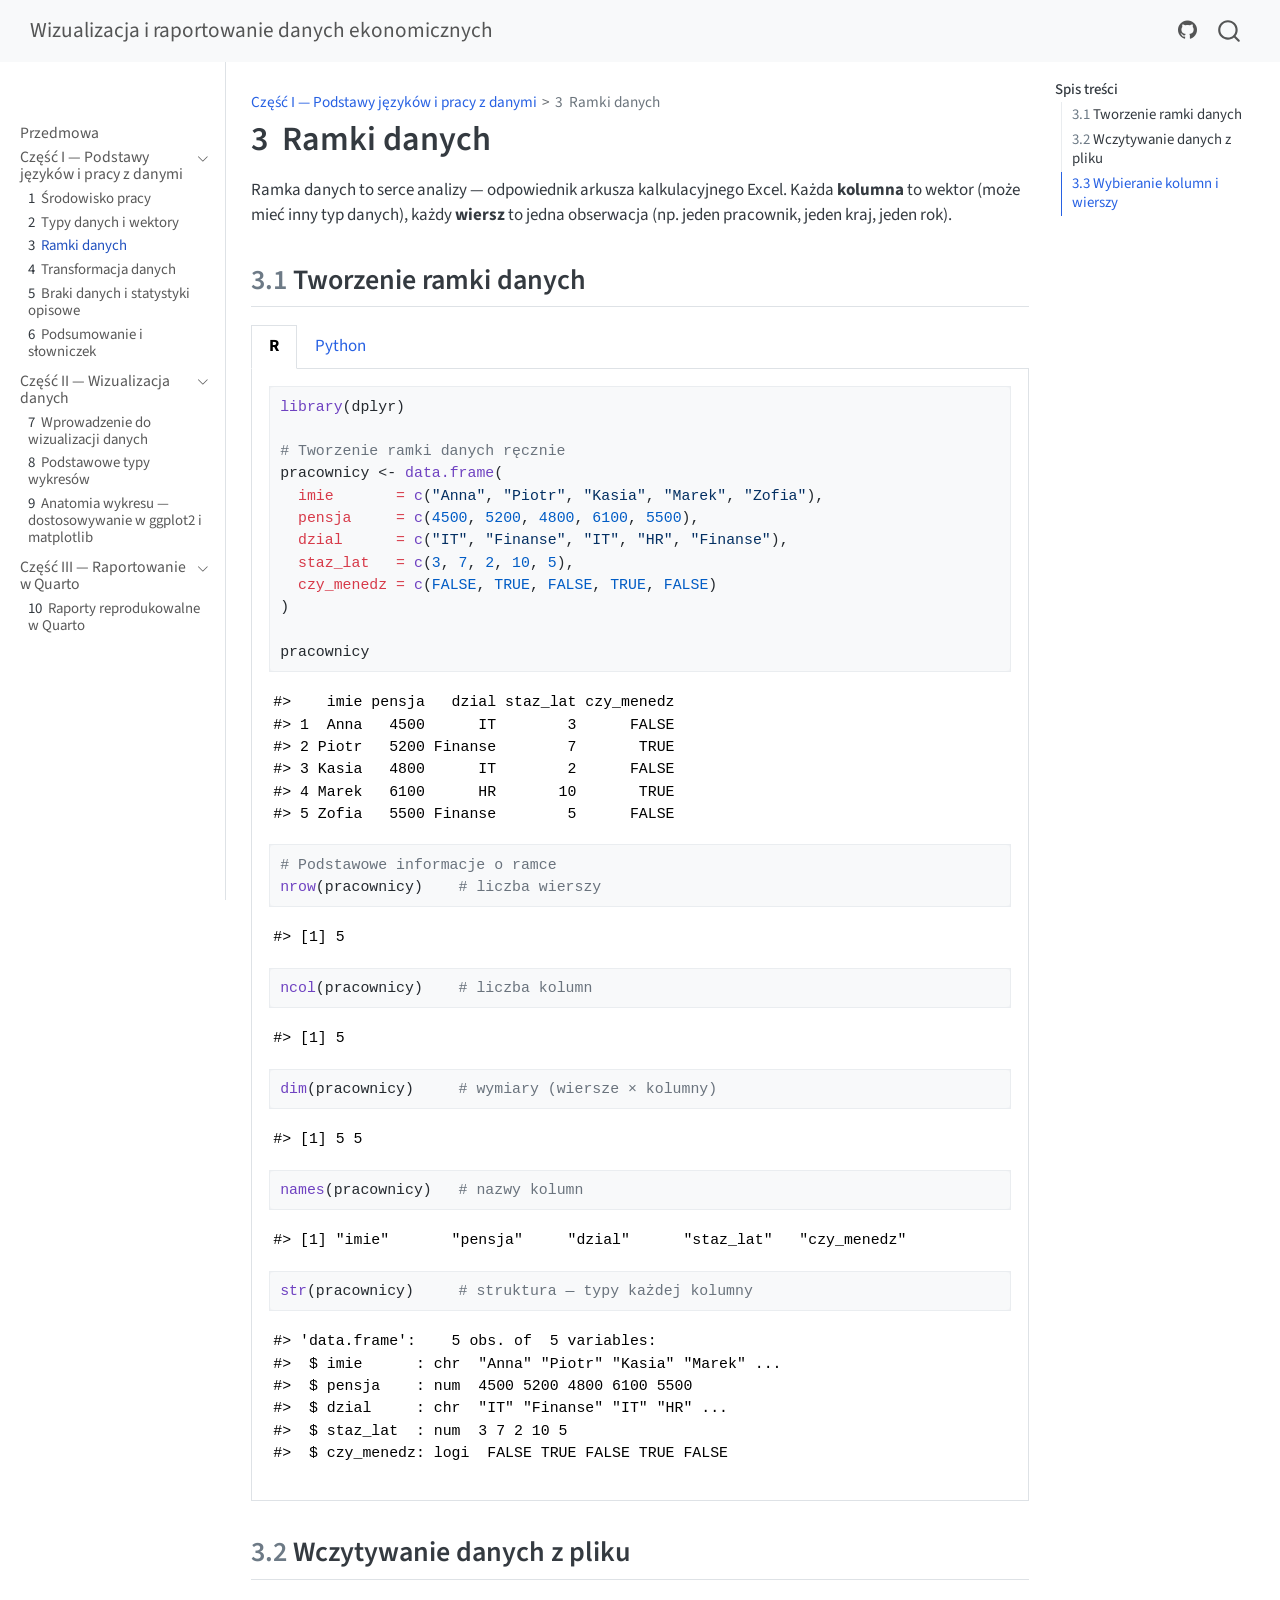
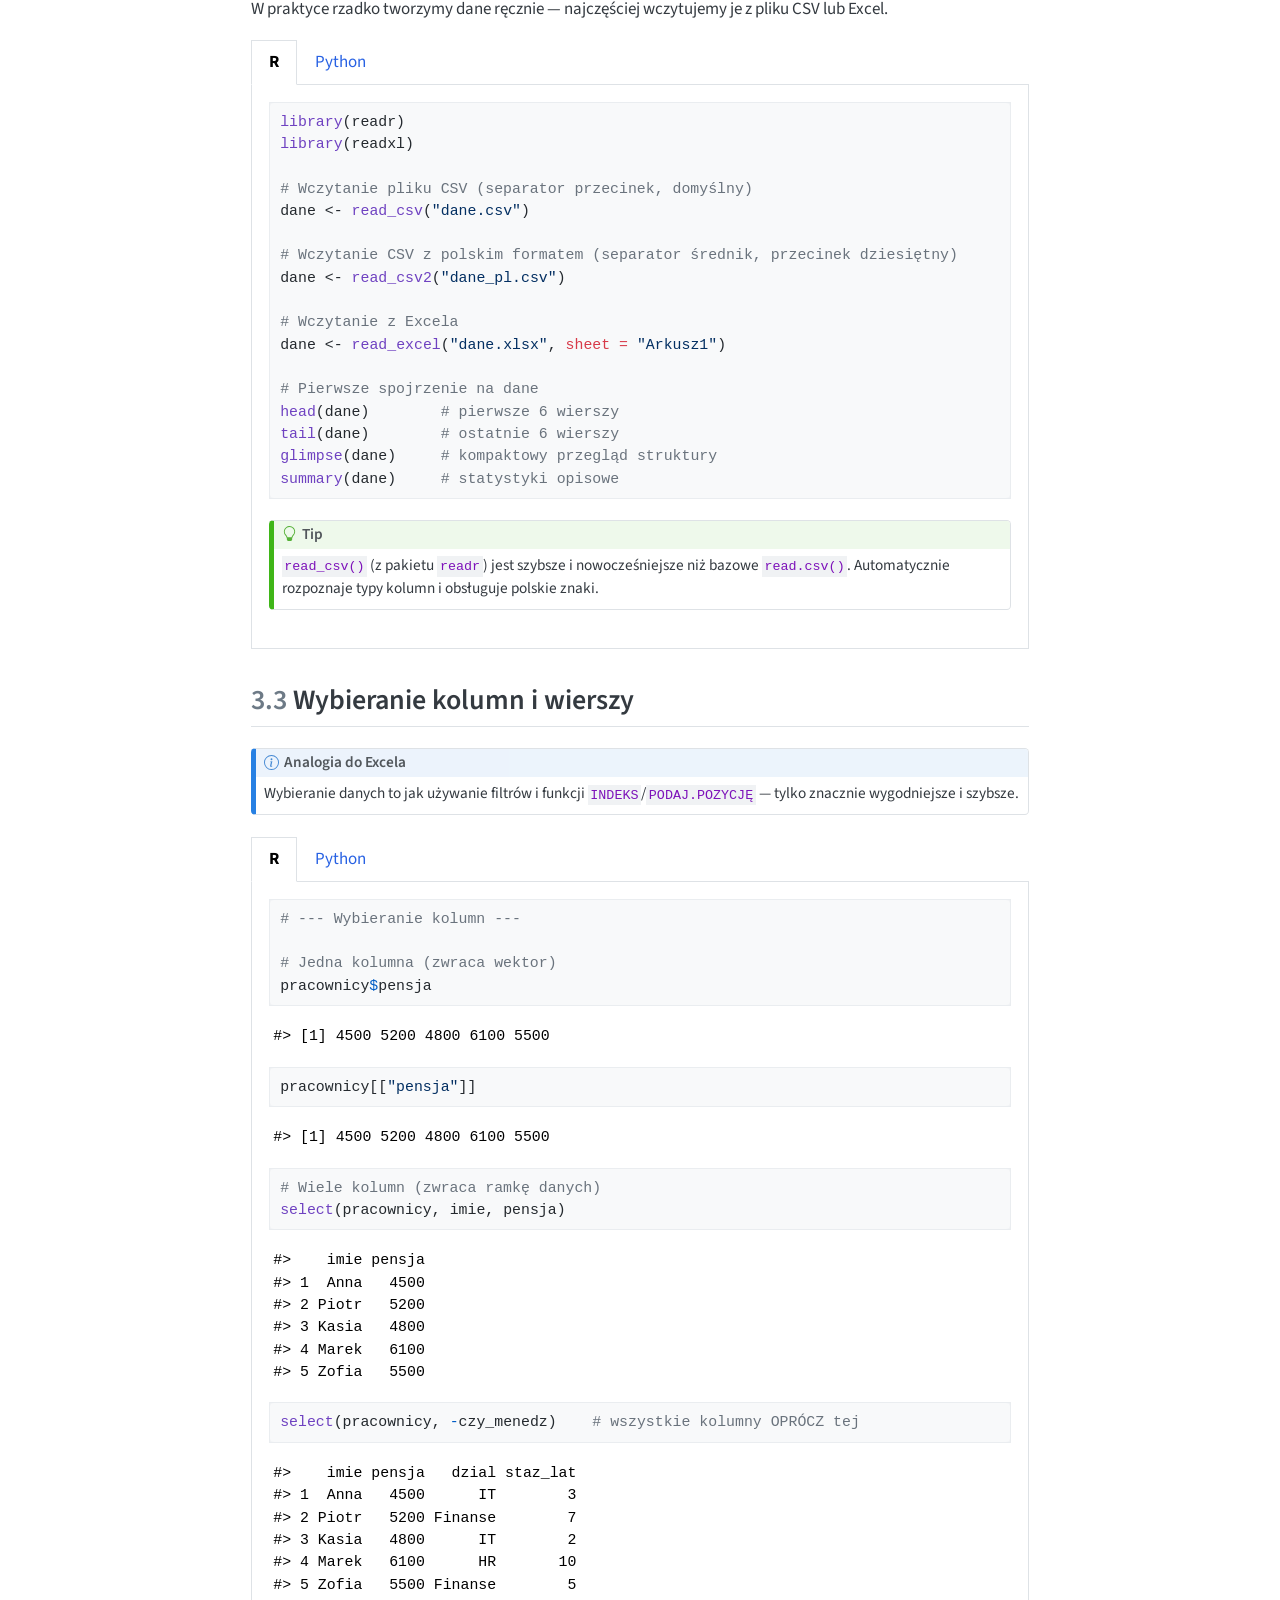
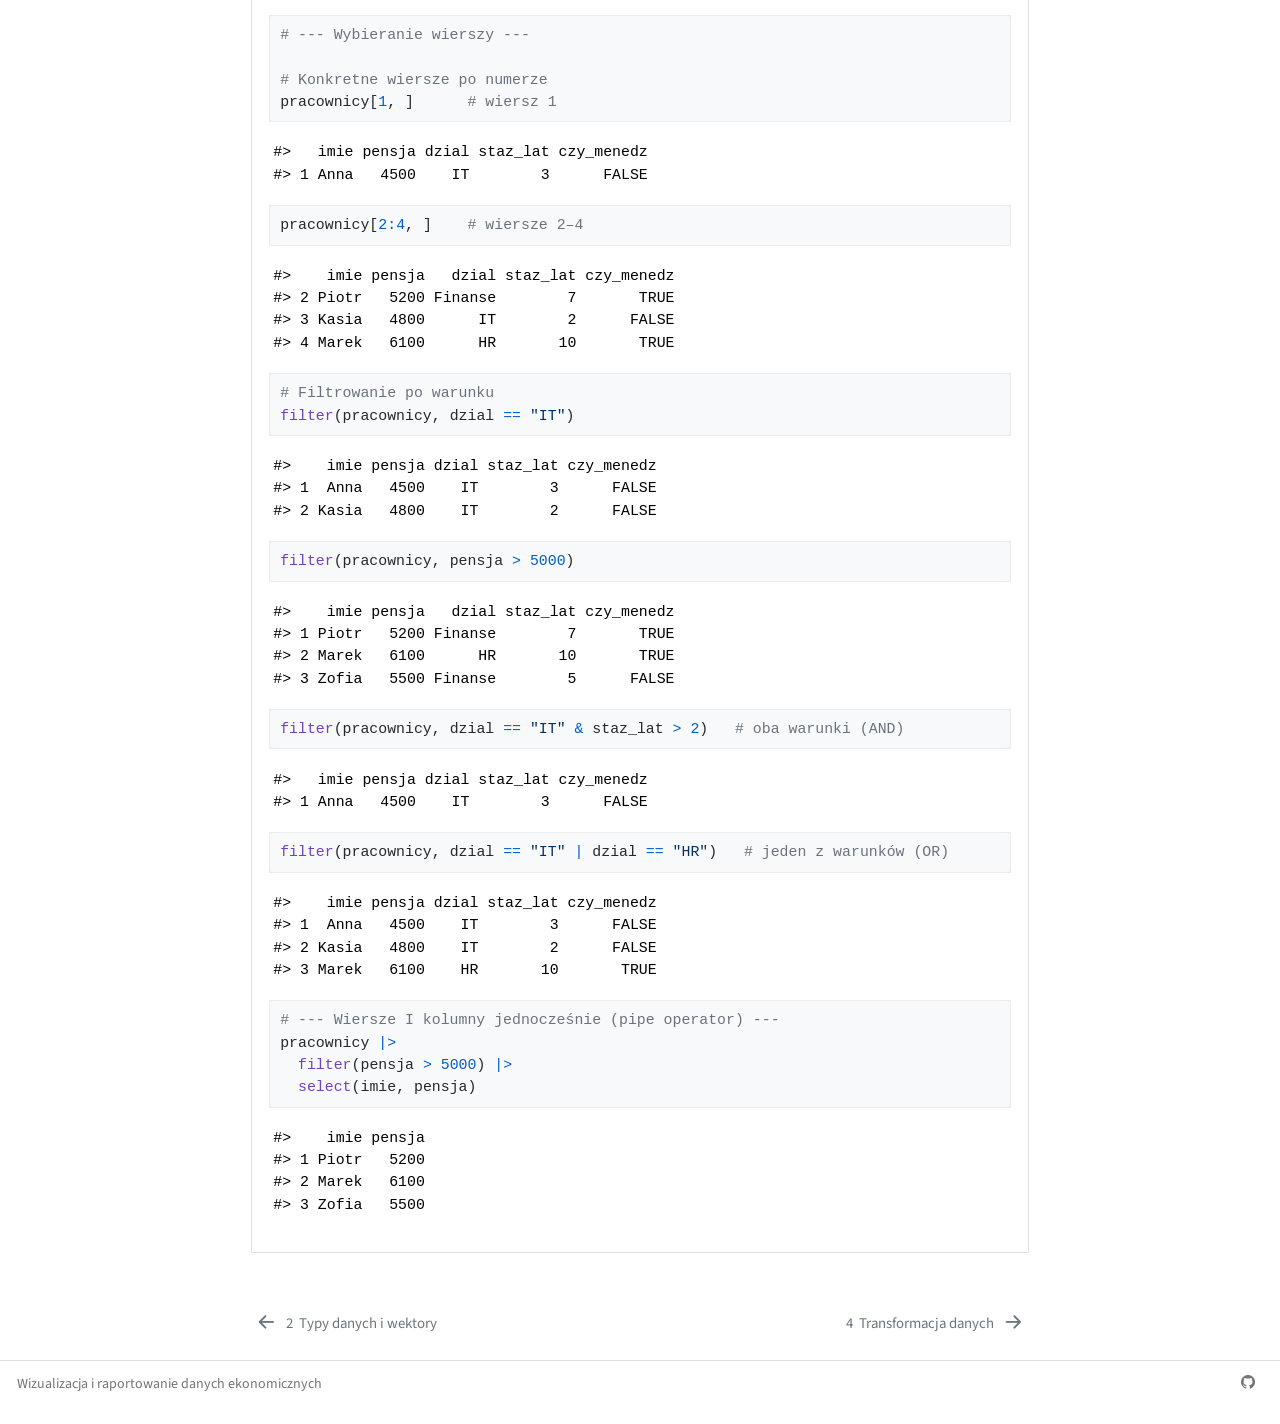
<file: 03_ramki_danych.html>
<!DOCTYPE html>
<html xmlns="http://www.w3.org/1999/xhtml" lang="en" xml:lang="en"><head>

<meta charset="utf-8">
<meta name="generator" content="quarto-1.9.37">

<meta name="viewport" content="width=device-width, initial-scale=1.0, user-scalable=yes">


<title>3&nbsp; Ramki danych – Wizualizacja i raportowanie danych ekonomicznych</title>
<style>
/* Default styles provided by pandoc.
** See https://pandoc.org/MANUAL.html#variables-for-html for config info.
*/
code{white-space: pre-wrap;}
span.smallcaps{font-variant: small-caps;}
div.columns{display: flex; gap: min(4vw, 1.5em);}
div.column{flex: auto; overflow-x: auto;}
div.hanging-indent{margin-left: 1.5em; text-indent: -1.5em;}
ul.task-list{list-style: none;}
ul.task-list li input[type="checkbox"] {
  width: 0.8em;
  margin: 0 0.8em 0.2em -1em; /* quarto-specific, see https://github.com/quarto-dev/quarto-cli/issues/4556 */ 
  vertical-align: middle;
}
/* CSS for syntax highlighting */
html { -webkit-text-size-adjust: 100%; }
pre > code.sourceCode { white-space: pre; position: relative; }
pre > code.sourceCode > span { display: inline-block; line-height: 1.25; }
pre > code.sourceCode > span:empty { height: 1.2em; }
.sourceCode { overflow: visible; }
code.sourceCode > span { color: inherit; text-decoration: inherit; }
div.sourceCode { margin: 1em 0; }
pre.sourceCode { margin: 0; }
@media screen {
div.sourceCode { overflow: auto; }
}
@media print {
pre > code.sourceCode { white-space: pre-wrap; }
pre > code.sourceCode > span { text-indent: -5em; padding-left: 5em; }
}
pre.numberSource code
  { counter-reset: source-line 0; }
pre.numberSource code > span
  { position: relative; left: -4em; counter-increment: source-line; }
pre.numberSource code > span > a:first-child::before
  { content: counter(source-line);
    position: relative; left: -1em; text-align: right; vertical-align: baseline;
    border: none; display: inline-block;
    -webkit-touch-callout: none; -webkit-user-select: none;
    -khtml-user-select: none; -moz-user-select: none;
    -ms-user-select: none; user-select: none;
    padding: 0 4px; width: 4em;
  }
pre.numberSource { margin-left: 3em;  padding-left: 4px; }
div.sourceCode
  {   }
@media screen {
pre > code.sourceCode > span > a:first-child::before { text-decoration: underline; }
}
</style>


<script src="site_libs/quarto-nav/quarto-nav.js"></script>
<script src="site_libs/quarto-nav/headroom.min.js"></script>
<script src="site_libs/clipboard/clipboard.min.js"></script>
<script src="site_libs/quarto-search/autocomplete.umd.js"></script>
<script src="site_libs/quarto-search/fuse.min.js"></script>
<script src="site_libs/quarto-search/quarto-search.js"></script>
<meta name="quarto:offset" content="./">
<link href="./04_transformacja.html" rel="next">
<link href="./02_typy_wektory.html" rel="prev">
<script src="site_libs/quarto-html/quarto.js" type="module"></script>
<script src="site_libs/quarto-html/tabsets/tabsets.js" type="module"></script>
<script src="site_libs/quarto-html/popper.min.js"></script>
<script src="site_libs/quarto-html/tippy.umd.min.js"></script>
<script src="site_libs/quarto-html/anchor.min.js"></script>
<link href="site_libs/quarto-html/tippy.css" rel="stylesheet">
<link href="site_libs/quarto-html/quarto-syntax-highlighting-acf12a64177840b8d86f2d4f01b2e9fb.css" rel="stylesheet" id="quarto-text-highlighting-styles">
<script src="site_libs/bootstrap/bootstrap.min.js"></script>
<link href="site_libs/bootstrap/bootstrap-icons.css" rel="stylesheet">
<link href="site_libs/bootstrap/bootstrap-af3b44b46cba74a7a9aab75eb0a791d3.min.css" rel="stylesheet" append-hash="true" id="quarto-bootstrap" data-mode="light">
<script id="quarto-search-options" type="application/json">{
  "location": "navbar",
  "copy-button": false,
  "collapse-after": 3,
  "panel-placement": "end",
  "type": "overlay",
  "limit": 50,
  "keyboard-shortcut": [
    "f",
    "/",
    "s"
  ],
  "show-item-context": false,
  "language": {
    "search-no-results-text": "No results",
    "search-matching-documents-text": "matching documents",
    "search-copy-link-title": "Copy link to search",
    "search-hide-matches-text": "Hide additional matches",
    "search-more-match-text": "more match in this document",
    "search-more-matches-text": "more matches in this document",
    "search-clear-button-title": "Clear",
    "search-text-placeholder": "",
    "search-detached-cancel-button-title": "Cancel",
    "search-submit-button-title": "Submit",
    "search-label": "Search"
  }
}</script>
<style>html{ scroll-behavior: smooth; }</style>


<link rel="stylesheet" href="custom.css">
</head>

<body class="nav-sidebar docked nav-fixed quarto-light">

<div id="quarto-search-results"></div>
  <header id="quarto-header" class="headroom fixed-top">
    <nav class="navbar navbar-expand-lg " data-bs-theme="dark">
      <div class="navbar-container container-fluid">
      <div class="navbar-brand-container mx-auto">
    <a class="navbar-brand" href="./index.html">
    <span class="navbar-title">Wizualizacja i raportowanie danych ekonomicznych</span>
    </a>
  </div>
            <div id="quarto-search" class="" title="Search"></div>
          <button class="navbar-toggler" type="button" data-bs-toggle="collapse" data-bs-target="#navbarCollapse" aria-controls="navbarCollapse" role="menu" aria-expanded="false" aria-label="Toggle navigation" onclick="if (window.quartoToggleHeadroom) { window.quartoToggleHeadroom(); }">
  <span class="navbar-toggler-icon"></span>
</button>
          <div class="collapse navbar-collapse" id="navbarCollapse">
            <ul class="navbar-nav navbar-nav-scroll ms-auto">
  <li class="nav-item compact">
    <a class="nav-link" href="https://github.com"> <i class="bi bi-github" role="img">
</i> 
<span class="menu-text"></span></a>
  </li>  
</ul>
          </div> <!-- /navcollapse -->
            <div class="quarto-navbar-tools">
</div>
      </div> <!-- /container-fluid -->
    </nav>
  <nav class="quarto-secondary-nav">
    <div class="container-fluid d-flex">
      <button type="button" class="quarto-btn-toggle btn" data-bs-toggle="collapse" role="button" data-bs-target=".quarto-sidebar-collapse-item" aria-controls="quarto-sidebar" aria-expanded="false" aria-label="Toggle sidebar navigation" onclick="if (window.quartoToggleHeadroom) { window.quartoToggleHeadroom(); }">
        <i class="bi bi-layout-text-sidebar-reverse"></i>
      </button>
        <nav class="quarto-page-breadcrumbs" aria-label="breadcrumb"><ol class="breadcrumb"><li class="breadcrumb-item"><a href="./01_srodowisko.html">Część I — Podstawy języków i pracy z danymi</a></li><li class="breadcrumb-item"><a href="./03_ramki_danych.html"><span class="chapter-number">3</span>&nbsp; <span class="chapter-title">Ramki danych</span></a></li></ol></nav>
        <a class="flex-grow-1" role="navigation" data-bs-toggle="collapse" data-bs-target=".quarto-sidebar-collapse-item" aria-controls="quarto-sidebar" aria-expanded="false" aria-label="Toggle sidebar navigation" onclick="if (window.quartoToggleHeadroom) { window.quartoToggleHeadroom(); }">      
        </a>
      <button type="button" class="btn quarto-search-button" aria-label="Search" onclick="window.quartoOpenSearch();">
        <i class="bi bi-search"></i>
      </button>
    </div>
  </nav>
</header>
<!-- content -->
<div id="quarto-content" class="quarto-container page-columns page-rows-contents page-layout-article page-navbar">
<!-- sidebar -->
  <nav id="quarto-sidebar" class="sidebar collapse collapse-horizontal quarto-sidebar-collapse-item sidebar-navigation docked overflow-auto">
        <div class="mt-2 flex-shrink-0 align-items-center">
        <div class="sidebar-search">
        <div id="quarto-search" class="" title="Search"></div>
        </div>
        </div>
    <div class="sidebar-menu-container"> 
    <ul class="list-unstyled mt-1">
        <li class="sidebar-item">
  <div class="sidebar-item-container"> 
  <a href="./index.html" class="sidebar-item-text sidebar-link">
 <span class="menu-text">Przedmowa</span></a>
  </div>
</li>
        <li class="sidebar-item sidebar-item-section">
      <div class="sidebar-item-container"> 
            <a class="sidebar-item-text sidebar-link text-start" data-bs-toggle="collapse" data-bs-target="#quarto-sidebar-section-1" role="navigation" aria-expanded="true">
 <span class="menu-text">Część I — Podstawy języków i pracy z danymi</span></a>
          <a class="sidebar-item-toggle text-start" data-bs-toggle="collapse" data-bs-target="#quarto-sidebar-section-1" role="navigation" aria-expanded="true" aria-label="Toggle section">
            <i class="bi bi-chevron-right ms-2"></i>
          </a> 
      </div>
      <ul id="quarto-sidebar-section-1" class="collapse list-unstyled sidebar-section depth1 show">  
          <li class="sidebar-item">
  <div class="sidebar-item-container"> 
  <a href="./01_srodowisko.html" class="sidebar-item-text sidebar-link">
 <span class="menu-text"><span class="chapter-number">1</span>&nbsp; <span class="chapter-title">Środowisko pracy</span></span></a>
  </div>
</li>
          <li class="sidebar-item">
  <div class="sidebar-item-container"> 
  <a href="./02_typy_wektory.html" class="sidebar-item-text sidebar-link">
 <span class="menu-text"><span class="chapter-number">2</span>&nbsp; <span class="chapter-title">Typy danych i wektory</span></span></a>
  </div>
</li>
          <li class="sidebar-item">
  <div class="sidebar-item-container"> 
  <a href="./03_ramki_danych.html" class="sidebar-item-text sidebar-link active">
 <span class="menu-text"><span class="chapter-number">3</span>&nbsp; <span class="chapter-title">Ramki danych</span></span></a>
  </div>
</li>
          <li class="sidebar-item">
  <div class="sidebar-item-container"> 
  <a href="./04_transformacja.html" class="sidebar-item-text sidebar-link">
 <span class="menu-text"><span class="chapter-number">4</span>&nbsp; <span class="chapter-title">Transformacja danych</span></span></a>
  </div>
</li>
          <li class="sidebar-item">
  <div class="sidebar-item-container"> 
  <a href="./05_braki_statystyki.html" class="sidebar-item-text sidebar-link">
 <span class="menu-text"><span class="chapter-number">5</span>&nbsp; <span class="chapter-title">Braki danych i statystyki opisowe</span></span></a>
  </div>
</li>
          <li class="sidebar-item">
  <div class="sidebar-item-container"> 
  <a href="./08_podsumowanie.html" class="sidebar-item-text sidebar-link">
 <span class="menu-text"><span class="chapter-number">6</span>&nbsp; <span class="chapter-title">Podsumowanie i słowniczek</span></span></a>
  </div>
</li>
      </ul>
  </li>
        <li class="sidebar-item sidebar-item-section">
      <div class="sidebar-item-container"> 
            <a class="sidebar-item-text sidebar-link text-start" data-bs-toggle="collapse" data-bs-target="#quarto-sidebar-section-2" role="navigation" aria-expanded="true">
 <span class="menu-text">Część II — Wizualizacja danych</span></a>
          <a class="sidebar-item-toggle text-start" data-bs-toggle="collapse" data-bs-target="#quarto-sidebar-section-2" role="navigation" aria-expanded="true" aria-label="Toggle section">
            <i class="bi bi-chevron-right ms-2"></i>
          </a> 
      </div>
      <ul id="quarto-sidebar-section-2" class="collapse list-unstyled sidebar-section depth1 show">  
          <li class="sidebar-item">
  <div class="sidebar-item-container"> 
  <a href="./06_wizualizacja_wprowadzenie.html" class="sidebar-item-text sidebar-link">
 <span class="menu-text"><span class="chapter-number">7</span>&nbsp; <span class="chapter-title">Wprowadzenie do wizualizacji danych</span></span></a>
  </div>
</li>
          <li class="sidebar-item">
  <div class="sidebar-item-container"> 
  <a href="./07a_wykresy_podstawowe.html" class="sidebar-item-text sidebar-link">
 <span class="menu-text"><span class="chapter-number">8</span>&nbsp; <span class="chapter-title">Podstawowe typy wykresów</span></span></a>
  </div>
</li>
          <li class="sidebar-item">
  <div class="sidebar-item-container"> 
  <a href="./07b_anatomia_wykresu.html" class="sidebar-item-text sidebar-link">
 <span class="menu-text"><span class="chapter-number">9</span>&nbsp; <span class="chapter-title">Anatomia wykresu — dostosowywanie w ggplot2 i matplotlib</span></span></a>
  </div>
</li>
      </ul>
  </li>
        <li class="sidebar-item sidebar-item-section">
      <div class="sidebar-item-container"> 
            <a class="sidebar-item-text sidebar-link text-start" data-bs-toggle="collapse" data-bs-target="#quarto-sidebar-section-3" role="navigation" aria-expanded="true">
 <span class="menu-text">Część III — Raportowanie w Quarto</span></a>
          <a class="sidebar-item-toggle text-start" data-bs-toggle="collapse" data-bs-target="#quarto-sidebar-section-3" role="navigation" aria-expanded="true" aria-label="Toggle section">
            <i class="bi bi-chevron-right ms-2"></i>
          </a> 
      </div>
      <ul id="quarto-sidebar-section-3" class="collapse list-unstyled sidebar-section depth1 show">  
          <li class="sidebar-item">
  <div class="sidebar-item-container"> 
  <a href="./09_raporty_quarto.html" class="sidebar-item-text sidebar-link">
 <span class="menu-text"><span class="chapter-number">10</span>&nbsp; <span class="chapter-title">Raporty reprodukowalne w Quarto</span></span></a>
  </div>
</li>
      </ul>
  </li>
    </ul>
    </div>
</nav>
<div id="quarto-sidebar-glass" class="quarto-sidebar-collapse-item" data-bs-toggle="collapse" data-bs-target=".quarto-sidebar-collapse-item"></div>
<!-- margin-sidebar -->
    <div id="quarto-margin-sidebar" class="sidebar margin-sidebar">
        <nav id="TOC" role="doc-toc" class="toc-active">
    <h2 id="toc-title">Spis treści</h2>
   
  <ul>
  <li><a href="#tworzenie-ramki-danych" id="toc-tworzenie-ramki-danych" class="nav-link active" data-scroll-target="#tworzenie-ramki-danych"><span class="header-section-number">3.1</span> Tworzenie ramki danych</a></li>
  <li><a href="#wczytywanie-danych-z-pliku" id="toc-wczytywanie-danych-z-pliku" class="nav-link" data-scroll-target="#wczytywanie-danych-z-pliku"><span class="header-section-number">3.2</span> Wczytywanie danych z pliku</a></li>
  <li><a href="#wybieranie-kolumn-i-wierszy" id="toc-wybieranie-kolumn-i-wierszy" class="nav-link" data-scroll-target="#wybieranie-kolumn-i-wierszy"><span class="header-section-number">3.3</span> Wybieranie kolumn i wierszy</a></li>
  </ul>
</nav>
    </div>
<!-- main -->
<main class="content" id="quarto-document-content">

<header id="title-block-header" class="quarto-title-block default"><nav class="quarto-page-breadcrumbs quarto-title-breadcrumbs d-none d-lg-block" aria-label="breadcrumb"><ol class="breadcrumb"><li class="breadcrumb-item"><a href="./01_srodowisko.html">Część I — Podstawy języków i pracy z danymi</a></li><li class="breadcrumb-item"><a href="./03_ramki_danych.html"><span class="chapter-number">3</span>&nbsp; <span class="chapter-title">Ramki danych</span></a></li></ol></nav>
<div class="quarto-title">
<h1 class="title"><span id="sec-dataframes" class="quarto-section-identifier"><span class="chapter-number">3</span>&nbsp; <span class="chapter-title">Ramki danych</span></span></h1>
</div>



<div class="quarto-title-meta">

    
  
    
  </div>
  


</header>


<p>Ramka danych to serce analizy — odpowiednik arkusza kalkulacyjnego Excel. Każda <strong>kolumna</strong> to wektor (może mieć inny typ danych), każdy <strong>wiersz</strong> to jedna obserwacja (np. jeden pracownik, jeden kraj, jeden rok).</p>
<section id="tworzenie-ramki-danych" class="level2" data-number="3.1">
<h2 data-number="3.1" class="anchored" data-anchor-id="tworzenie-ramki-danych"><span class="header-section-number">3.1</span> Tworzenie ramki danych</h2>
<div class="tabset-margin-container"></div><div class="panel-tabset">
<ul class="nav nav-tabs" role="tablist"><li class="nav-item" role="presentation"><a class="nav-link active" id="tabset-1-1-tab" data-bs-toggle="tab" data-bs-target="#tabset-1-1" role="tab" aria-controls="tabset-1-1" aria-selected="true" href="">R</a></li><li class="nav-item" role="presentation"><a class="nav-link" id="tabset-1-2-tab" data-bs-toggle="tab" data-bs-target="#tabset-1-2" role="tab" aria-controls="tabset-1-2" aria-selected="false" href="">Python</a></li></ul>
<div class="tab-content">
<div id="tabset-1-1" class="tab-pane active" role="tabpanel" aria-labelledby="tabset-1-1-tab">
<div class="cell">
<div class="code-copy-outer-scaffold"><div class="sourceCode cell-code" id="cb1"><pre class="sourceCode r code-with-copy"><code class="sourceCode r"><span id="cb1-1"><a href="#cb1-1" aria-hidden="true" tabindex="-1"></a><span class="fu">library</span>(dplyr)</span>
<span id="cb1-2"><a href="#cb1-2" aria-hidden="true" tabindex="-1"></a></span>
<span id="cb1-3"><a href="#cb1-3" aria-hidden="true" tabindex="-1"></a><span class="co"># Tworzenie ramki danych ręcznie</span></span>
<span id="cb1-4"><a href="#cb1-4" aria-hidden="true" tabindex="-1"></a>pracownicy <span class="ot">&lt;-</span> <span class="fu">data.frame</span>(</span>
<span id="cb1-5"><a href="#cb1-5" aria-hidden="true" tabindex="-1"></a>  <span class="at">imie       =</span> <span class="fu">c</span>(<span class="st">"Anna"</span>, <span class="st">"Piotr"</span>, <span class="st">"Kasia"</span>, <span class="st">"Marek"</span>, <span class="st">"Zofia"</span>),</span>
<span id="cb1-6"><a href="#cb1-6" aria-hidden="true" tabindex="-1"></a>  <span class="at">pensja     =</span> <span class="fu">c</span>(<span class="dv">4500</span>, <span class="dv">5200</span>, <span class="dv">4800</span>, <span class="dv">6100</span>, <span class="dv">5500</span>),</span>
<span id="cb1-7"><a href="#cb1-7" aria-hidden="true" tabindex="-1"></a>  <span class="at">dzial      =</span> <span class="fu">c</span>(<span class="st">"IT"</span>, <span class="st">"Finanse"</span>, <span class="st">"IT"</span>, <span class="st">"HR"</span>, <span class="st">"Finanse"</span>),</span>
<span id="cb1-8"><a href="#cb1-8" aria-hidden="true" tabindex="-1"></a>  <span class="at">staz_lat   =</span> <span class="fu">c</span>(<span class="dv">3</span>, <span class="dv">7</span>, <span class="dv">2</span>, <span class="dv">10</span>, <span class="dv">5</span>),</span>
<span id="cb1-9"><a href="#cb1-9" aria-hidden="true" tabindex="-1"></a>  <span class="at">czy_menedz =</span> <span class="fu">c</span>(<span class="cn">FALSE</span>, <span class="cn">TRUE</span>, <span class="cn">FALSE</span>, <span class="cn">TRUE</span>, <span class="cn">FALSE</span>)</span>
<span id="cb1-10"><a href="#cb1-10" aria-hidden="true" tabindex="-1"></a>)</span>
<span id="cb1-11"><a href="#cb1-11" aria-hidden="true" tabindex="-1"></a></span>
<span id="cb1-12"><a href="#cb1-12" aria-hidden="true" tabindex="-1"></a>pracownicy</span></code></pre></div><button title="Copy to Clipboard" class="code-copy-button"><i class="bi"></i></button></div>
<div class="cell-output cell-output-stdout">
<pre><code>#&gt;    imie pensja   dzial staz_lat czy_menedz
#&gt; 1  Anna   4500      IT        3      FALSE
#&gt; 2 Piotr   5200 Finanse        7       TRUE
#&gt; 3 Kasia   4800      IT        2      FALSE
#&gt; 4 Marek   6100      HR       10       TRUE
#&gt; 5 Zofia   5500 Finanse        5      FALSE</code></pre>
</div>
</div>
<div class="cell">
<div class="code-copy-outer-scaffold"><div class="sourceCode cell-code" id="cb3"><pre class="sourceCode r code-with-copy"><code class="sourceCode r"><span id="cb3-1"><a href="#cb3-1" aria-hidden="true" tabindex="-1"></a><span class="co"># Podstawowe informacje o ramce</span></span>
<span id="cb3-2"><a href="#cb3-2" aria-hidden="true" tabindex="-1"></a><span class="fu">nrow</span>(pracownicy)    <span class="co"># liczba wierszy</span></span></code></pre></div><button title="Copy to Clipboard" class="code-copy-button"><i class="bi"></i></button></div>
<div class="cell-output cell-output-stdout">
<pre><code>#&gt; [1] 5</code></pre>
</div>
<div class="code-copy-outer-scaffold"><div class="sourceCode cell-code" id="cb5"><pre class="sourceCode r code-with-copy"><code class="sourceCode r"><span id="cb5-1"><a href="#cb5-1" aria-hidden="true" tabindex="-1"></a><span class="fu">ncol</span>(pracownicy)    <span class="co"># liczba kolumn</span></span></code></pre></div><button title="Copy to Clipboard" class="code-copy-button"><i class="bi"></i></button></div>
<div class="cell-output cell-output-stdout">
<pre><code>#&gt; [1] 5</code></pre>
</div>
<div class="code-copy-outer-scaffold"><div class="sourceCode cell-code" id="cb7"><pre class="sourceCode r code-with-copy"><code class="sourceCode r"><span id="cb7-1"><a href="#cb7-1" aria-hidden="true" tabindex="-1"></a><span class="fu">dim</span>(pracownicy)     <span class="co"># wymiary (wiersze × kolumny)</span></span></code></pre></div><button title="Copy to Clipboard" class="code-copy-button"><i class="bi"></i></button></div>
<div class="cell-output cell-output-stdout">
<pre><code>#&gt; [1] 5 5</code></pre>
</div>
<div class="code-copy-outer-scaffold"><div class="sourceCode cell-code" id="cb9"><pre class="sourceCode r code-with-copy"><code class="sourceCode r"><span id="cb9-1"><a href="#cb9-1" aria-hidden="true" tabindex="-1"></a><span class="fu">names</span>(pracownicy)   <span class="co"># nazwy kolumn</span></span></code></pre></div><button title="Copy to Clipboard" class="code-copy-button"><i class="bi"></i></button></div>
<div class="cell-output cell-output-stdout">
<pre><code>#&gt; [1] "imie"       "pensja"     "dzial"      "staz_lat"   "czy_menedz"</code></pre>
</div>
<div class="code-copy-outer-scaffold"><div class="sourceCode cell-code" id="cb11"><pre class="sourceCode r code-with-copy"><code class="sourceCode r"><span id="cb11-1"><a href="#cb11-1" aria-hidden="true" tabindex="-1"></a><span class="fu">str</span>(pracownicy)     <span class="co"># struktura — typy każdej kolumny</span></span></code></pre></div><button title="Copy to Clipboard" class="code-copy-button"><i class="bi"></i></button></div>
<div class="cell-output cell-output-stdout">
<pre><code>#&gt; 'data.frame':    5 obs. of  5 variables:
#&gt;  $ imie      : chr  "Anna" "Piotr" "Kasia" "Marek" ...
#&gt;  $ pensja    : num  4500 5200 4800 6100 5500
#&gt;  $ dzial     : chr  "IT" "Finanse" "IT" "HR" ...
#&gt;  $ staz_lat  : num  3 7 2 10 5
#&gt;  $ czy_menedz: logi  FALSE TRUE FALSE TRUE FALSE</code></pre>
</div>
</div>
</div>
<div id="tabset-1-2" class="tab-pane" role="tabpanel" aria-labelledby="tabset-1-2-tab">
<div class="code-copy-outer-scaffold"><div class="sourceCode" id="cb13"><pre class="sourceCode python code-with-copy"><code class="sourceCode python"><span id="cb13-1"><a href="#cb13-1" aria-hidden="true" tabindex="-1"></a><span class="im">import</span> pandas <span class="im">as</span> pd</span>
<span id="cb13-2"><a href="#cb13-2" aria-hidden="true" tabindex="-1"></a></span>
<span id="cb13-3"><a href="#cb13-3" aria-hidden="true" tabindex="-1"></a><span class="co"># Tworzenie ramki danych ręcznie</span></span>
<span id="cb13-4"><a href="#cb13-4" aria-hidden="true" tabindex="-1"></a>pracownicy <span class="op">=</span> pd.DataFrame({</span>
<span id="cb13-5"><a href="#cb13-5" aria-hidden="true" tabindex="-1"></a>    <span class="st">"imie"</span>:       [<span class="st">"Anna"</span>, <span class="st">"Piotr"</span>, <span class="st">"Kasia"</span>, <span class="st">"Marek"</span>, <span class="st">"Zofia"</span>],</span>
<span id="cb13-6"><a href="#cb13-6" aria-hidden="true" tabindex="-1"></a>    <span class="st">"pensja"</span>:     [<span class="dv">4500</span>, <span class="dv">5200</span>, <span class="dv">4800</span>, <span class="dv">6100</span>, <span class="dv">5500</span>],</span>
<span id="cb13-7"><a href="#cb13-7" aria-hidden="true" tabindex="-1"></a>    <span class="st">"dzial"</span>:      [<span class="st">"IT"</span>, <span class="st">"Finanse"</span>, <span class="st">"IT"</span>, <span class="st">"HR"</span>, <span class="st">"Finanse"</span>],</span>
<span id="cb13-8"><a href="#cb13-8" aria-hidden="true" tabindex="-1"></a>    <span class="st">"staz_lat"</span>:   [<span class="dv">3</span>, <span class="dv">7</span>, <span class="dv">2</span>, <span class="dv">10</span>, <span class="dv">5</span>],</span>
<span id="cb13-9"><a href="#cb13-9" aria-hidden="true" tabindex="-1"></a>    <span class="st">"czy_menedz"</span>: [<span class="va">False</span>, <span class="va">True</span>, <span class="va">False</span>, <span class="va">True</span>, <span class="va">False</span>]</span>
<span id="cb13-10"><a href="#cb13-10" aria-hidden="true" tabindex="-1"></a>})</span>
<span id="cb13-11"><a href="#cb13-11" aria-hidden="true" tabindex="-1"></a></span>
<span id="cb13-12"><a href="#cb13-12" aria-hidden="true" tabindex="-1"></a>pracownicy</span></code></pre></div><button title="Copy to Clipboard" class="code-copy-button"><i class="bi"></i></button></div>
<div class="code-copy-outer-scaffold"><div class="sourceCode" id="cb14"><pre class="sourceCode python code-with-copy"><code class="sourceCode python"><span id="cb14-1"><a href="#cb14-1" aria-hidden="true" tabindex="-1"></a><span class="co"># Podstawowe informacje o ramce</span></span>
<span id="cb14-2"><a href="#cb14-2" aria-hidden="true" tabindex="-1"></a><span class="bu">len</span>(pracownicy)            <span class="co"># liczba wierszy</span></span>
<span id="cb14-3"><a href="#cb14-3" aria-hidden="true" tabindex="-1"></a><span class="bu">len</span>(pracownicy.columns)    <span class="co"># liczba kolumn</span></span>
<span id="cb14-4"><a href="#cb14-4" aria-hidden="true" tabindex="-1"></a>pracownicy.shape           <span class="co"># wymiary (wiersze, kolumny) jako krotka</span></span>
<span id="cb14-5"><a href="#cb14-5" aria-hidden="true" tabindex="-1"></a>pracownicy.columns         <span class="co"># nazwy kolumn</span></span>
<span id="cb14-6"><a href="#cb14-6" aria-hidden="true" tabindex="-1"></a>pracownicy.dtypes          <span class="co"># typy kolumn</span></span>
<span id="cb14-7"><a href="#cb14-7" aria-hidden="true" tabindex="-1"></a>pracownicy.info()          <span class="co"># szczegółowe informacje zbiorczo</span></span></code></pre></div><button title="Copy to Clipboard" class="code-copy-button"><i class="bi"></i></button></div>
</div>
</div>
</div>
</section>
<section id="wczytywanie-danych-z-pliku" class="level2" data-number="3.2">
<h2 data-number="3.2" class="anchored" data-anchor-id="wczytywanie-danych-z-pliku"><span class="header-section-number">3.2</span> Wczytywanie danych z pliku</h2>
<p>W praktyce rzadko tworzymy dane ręcznie — najczęściej wczytujemy je z pliku CSV lub Excel.</p>
<div class="tabset-margin-container"></div><div class="panel-tabset">
<ul class="nav nav-tabs" role="tablist"><li class="nav-item" role="presentation"><a class="nav-link active" id="tabset-2-1-tab" data-bs-toggle="tab" data-bs-target="#tabset-2-1" role="tab" aria-controls="tabset-2-1" aria-selected="true" href="">R</a></li><li class="nav-item" role="presentation"><a class="nav-link" id="tabset-2-2-tab" data-bs-toggle="tab" data-bs-target="#tabset-2-2" role="tab" aria-controls="tabset-2-2" aria-selected="false" href="">Python</a></li></ul>
<div class="tab-content">
<div id="tabset-2-1" class="tab-pane active" role="tabpanel" aria-labelledby="tabset-2-1-tab">
<div class="code-copy-outer-scaffold"><div class="sourceCode" id="cb15"><pre class="sourceCode r code-with-copy"><code class="sourceCode r"><span id="cb15-1"><a href="#cb15-1" aria-hidden="true" tabindex="-1"></a><span class="fu">library</span>(readr)</span>
<span id="cb15-2"><a href="#cb15-2" aria-hidden="true" tabindex="-1"></a><span class="fu">library</span>(readxl)</span>
<span id="cb15-3"><a href="#cb15-3" aria-hidden="true" tabindex="-1"></a></span>
<span id="cb15-4"><a href="#cb15-4" aria-hidden="true" tabindex="-1"></a><span class="co"># Wczytanie pliku CSV (separator przecinek, domyślny)</span></span>
<span id="cb15-5"><a href="#cb15-5" aria-hidden="true" tabindex="-1"></a>dane <span class="ot">&lt;-</span> <span class="fu">read_csv</span>(<span class="st">"dane.csv"</span>)</span>
<span id="cb15-6"><a href="#cb15-6" aria-hidden="true" tabindex="-1"></a></span>
<span id="cb15-7"><a href="#cb15-7" aria-hidden="true" tabindex="-1"></a><span class="co"># Wczytanie CSV z polskim formatem (separator średnik, przecinek dziesiętny)</span></span>
<span id="cb15-8"><a href="#cb15-8" aria-hidden="true" tabindex="-1"></a>dane <span class="ot">&lt;-</span> <span class="fu">read_csv2</span>(<span class="st">"dane_pl.csv"</span>)</span>
<span id="cb15-9"><a href="#cb15-9" aria-hidden="true" tabindex="-1"></a></span>
<span id="cb15-10"><a href="#cb15-10" aria-hidden="true" tabindex="-1"></a><span class="co"># Wczytanie z Excela</span></span>
<span id="cb15-11"><a href="#cb15-11" aria-hidden="true" tabindex="-1"></a>dane <span class="ot">&lt;-</span> <span class="fu">read_excel</span>(<span class="st">"dane.xlsx"</span>, <span class="at">sheet =</span> <span class="st">"Arkusz1"</span>)</span>
<span id="cb15-12"><a href="#cb15-12" aria-hidden="true" tabindex="-1"></a></span>
<span id="cb15-13"><a href="#cb15-13" aria-hidden="true" tabindex="-1"></a><span class="co"># Pierwsze spojrzenie na dane</span></span>
<span id="cb15-14"><a href="#cb15-14" aria-hidden="true" tabindex="-1"></a><span class="fu">head</span>(dane)        <span class="co"># pierwsze 6 wierszy</span></span>
<span id="cb15-15"><a href="#cb15-15" aria-hidden="true" tabindex="-1"></a><span class="fu">tail</span>(dane)        <span class="co"># ostatnie 6 wierszy</span></span>
<span id="cb15-16"><a href="#cb15-16" aria-hidden="true" tabindex="-1"></a><span class="fu">glimpse</span>(dane)     <span class="co"># kompaktowy przegląd struktury</span></span>
<span id="cb15-17"><a href="#cb15-17" aria-hidden="true" tabindex="-1"></a><span class="fu">summary</span>(dane)     <span class="co"># statystyki opisowe</span></span></code></pre></div><button title="Copy to Clipboard" class="code-copy-button"><i class="bi"></i></button></div>
<div class="callout callout-style-default callout-tip callout-titled">
<div class="callout-header d-flex align-content-center">
<div class="callout-icon-container">
<i class="callout-icon"></i>
</div>
<div class="callout-title-container flex-fill">
Tip
</div>
</div>
<div class="callout-body-container callout-body">
<p><code>read_csv()</code> (z pakietu <code>readr</code>) jest szybsze i nowocześniejsze niż bazowe <code>read.csv()</code>. Automatycznie rozpoznaje typy kolumn i obsługuje polskie znaki.</p>
</div>
</div>
</div>
<div id="tabset-2-2" class="tab-pane" role="tabpanel" aria-labelledby="tabset-2-2-tab">
<div class="code-copy-outer-scaffold"><div class="sourceCode" id="cb16"><pre class="sourceCode python code-with-copy"><code class="sourceCode python"><span id="cb16-1"><a href="#cb16-1" aria-hidden="true" tabindex="-1"></a><span class="im">import</span> pandas <span class="im">as</span> pd</span>
<span id="cb16-2"><a href="#cb16-2" aria-hidden="true" tabindex="-1"></a></span>
<span id="cb16-3"><a href="#cb16-3" aria-hidden="true" tabindex="-1"></a><span class="co"># Wczytanie pliku CSV (separator przecinek, domyślny)</span></span>
<span id="cb16-4"><a href="#cb16-4" aria-hidden="true" tabindex="-1"></a>dane <span class="op">=</span> pd.read_csv(<span class="st">"dane.csv"</span>)</span>
<span id="cb16-5"><a href="#cb16-5" aria-hidden="true" tabindex="-1"></a></span>
<span id="cb16-6"><a href="#cb16-6" aria-hidden="true" tabindex="-1"></a><span class="co"># Wczytanie CSV z polskim formatem (separator średnik, przecinek dziesiętny)</span></span>
<span id="cb16-7"><a href="#cb16-7" aria-hidden="true" tabindex="-1"></a>dane <span class="op">=</span> pd.read_csv(<span class="st">"dane_pl.csv"</span>, sep<span class="op">=</span><span class="st">";"</span>, decimal<span class="op">=</span><span class="st">","</span>)</span>
<span id="cb16-8"><a href="#cb16-8" aria-hidden="true" tabindex="-1"></a></span>
<span id="cb16-9"><a href="#cb16-9" aria-hidden="true" tabindex="-1"></a><span class="co"># Wczytanie z Excela (wymaga pakietu openpyxl)</span></span>
<span id="cb16-10"><a href="#cb16-10" aria-hidden="true" tabindex="-1"></a>dane <span class="op">=</span> pd.read_excel(<span class="st">"dane.xlsx"</span>, sheet_name<span class="op">=</span><span class="st">"Arkusz1"</span>)</span>
<span id="cb16-11"><a href="#cb16-11" aria-hidden="true" tabindex="-1"></a></span>
<span id="cb16-12"><a href="#cb16-12" aria-hidden="true" tabindex="-1"></a><span class="co"># Pierwsze spojrzenie na dane</span></span>
<span id="cb16-13"><a href="#cb16-13" aria-hidden="true" tabindex="-1"></a>dane.head()       <span class="co"># pierwsze 5 wierszy</span></span>
<span id="cb16-14"><a href="#cb16-14" aria-hidden="true" tabindex="-1"></a>dane.tail()       <span class="co"># ostatnie 5 wierszy</span></span>
<span id="cb16-15"><a href="#cb16-15" aria-hidden="true" tabindex="-1"></a>dane.info()       <span class="co"># typy kolumn i liczba braków</span></span>
<span id="cb16-16"><a href="#cb16-16" aria-hidden="true" tabindex="-1"></a>dane.describe()   <span class="co"># statystyki opisowe zmiennych liczbowych</span></span></code></pre></div><button title="Copy to Clipboard" class="code-copy-button"><i class="bi"></i></button></div>
</div>
</div>
</div>
</section>
<section id="wybieranie-kolumn-i-wierszy" class="level2" data-number="3.3">
<h2 data-number="3.3" class="anchored" data-anchor-id="wybieranie-kolumn-i-wierszy"><span class="header-section-number">3.3</span> Wybieranie kolumn i wierszy</h2>
<div class="callout callout-style-default callout-note callout-titled">
<div class="callout-header d-flex align-content-center">
<div class="callout-icon-container">
<i class="callout-icon"></i>
</div>
<div class="callout-title-container flex-fill">
<span class="screen-reader-only">Note</span>Analogia do Excela
</div>
</div>
<div class="callout-body-container callout-body">
<p>Wybieranie danych to jak używanie filtrów i funkcji <code>INDEKS</code>/<code>PODAJ.POZYCJĘ</code> — tylko znacznie wygodniejsze i szybsze.</p>
</div>
</div>
<div class="tabset-margin-container"></div><div class="panel-tabset">
<ul class="nav nav-tabs" role="tablist"><li class="nav-item" role="presentation"><a class="nav-link active" id="tabset-3-1-tab" data-bs-toggle="tab" data-bs-target="#tabset-3-1" role="tab" aria-controls="tabset-3-1" aria-selected="true" href="">R</a></li><li class="nav-item" role="presentation"><a class="nav-link" id="tabset-3-2-tab" data-bs-toggle="tab" data-bs-target="#tabset-3-2" role="tab" aria-controls="tabset-3-2" aria-selected="false" href="">Python</a></li></ul>
<div class="tab-content">
<div id="tabset-3-1" class="tab-pane active" role="tabpanel" aria-labelledby="tabset-3-1-tab">
<div class="cell">
<div class="code-copy-outer-scaffold"><div class="sourceCode cell-code" id="cb17"><pre class="sourceCode r code-with-copy"><code class="sourceCode r"><span id="cb17-1"><a href="#cb17-1" aria-hidden="true" tabindex="-1"></a><span class="co"># --- Wybieranie kolumn ---</span></span>
<span id="cb17-2"><a href="#cb17-2" aria-hidden="true" tabindex="-1"></a></span>
<span id="cb17-3"><a href="#cb17-3" aria-hidden="true" tabindex="-1"></a><span class="co"># Jedna kolumna (zwraca wektor)</span></span>
<span id="cb17-4"><a href="#cb17-4" aria-hidden="true" tabindex="-1"></a>pracownicy<span class="sc">$</span>pensja</span></code></pre></div><button title="Copy to Clipboard" class="code-copy-button"><i class="bi"></i></button></div>
<div class="cell-output cell-output-stdout">
<pre><code>#&gt; [1] 4500 5200 4800 6100 5500</code></pre>
</div>
<div class="code-copy-outer-scaffold"><div class="sourceCode cell-code" id="cb19"><pre class="sourceCode r code-with-copy"><code class="sourceCode r"><span id="cb19-1"><a href="#cb19-1" aria-hidden="true" tabindex="-1"></a>pracownicy[[<span class="st">"pensja"</span>]]</span></code></pre></div><button title="Copy to Clipboard" class="code-copy-button"><i class="bi"></i></button></div>
<div class="cell-output cell-output-stdout">
<pre><code>#&gt; [1] 4500 5200 4800 6100 5500</code></pre>
</div>
<div class="code-copy-outer-scaffold"><div class="sourceCode cell-code" id="cb21"><pre class="sourceCode r code-with-copy"><code class="sourceCode r"><span id="cb21-1"><a href="#cb21-1" aria-hidden="true" tabindex="-1"></a><span class="co"># Wiele kolumn (zwraca ramkę danych)</span></span>
<span id="cb21-2"><a href="#cb21-2" aria-hidden="true" tabindex="-1"></a><span class="fu">select</span>(pracownicy, imie, pensja)</span></code></pre></div><button title="Copy to Clipboard" class="code-copy-button"><i class="bi"></i></button></div>
<div class="cell-output cell-output-stdout">
<pre><code>#&gt;    imie pensja
#&gt; 1  Anna   4500
#&gt; 2 Piotr   5200
#&gt; 3 Kasia   4800
#&gt; 4 Marek   6100
#&gt; 5 Zofia   5500</code></pre>
</div>
<div class="code-copy-outer-scaffold"><div class="sourceCode cell-code" id="cb23"><pre class="sourceCode r code-with-copy"><code class="sourceCode r"><span id="cb23-1"><a href="#cb23-1" aria-hidden="true" tabindex="-1"></a><span class="fu">select</span>(pracownicy, <span class="sc">-</span>czy_menedz)    <span class="co"># wszystkie kolumny OPRÓCZ tej</span></span></code></pre></div><button title="Copy to Clipboard" class="code-copy-button"><i class="bi"></i></button></div>
<div class="cell-output cell-output-stdout">
<pre><code>#&gt;    imie pensja   dzial staz_lat
#&gt; 1  Anna   4500      IT        3
#&gt; 2 Piotr   5200 Finanse        7
#&gt; 3 Kasia   4800      IT        2
#&gt; 4 Marek   6100      HR       10
#&gt; 5 Zofia   5500 Finanse        5</code></pre>
</div>
</div>
<div class="cell">
<div class="code-copy-outer-scaffold"><div class="sourceCode cell-code" id="cb25"><pre class="sourceCode r code-with-copy"><code class="sourceCode r"><span id="cb25-1"><a href="#cb25-1" aria-hidden="true" tabindex="-1"></a><span class="co"># --- Wybieranie wierszy ---</span></span>
<span id="cb25-2"><a href="#cb25-2" aria-hidden="true" tabindex="-1"></a></span>
<span id="cb25-3"><a href="#cb25-3" aria-hidden="true" tabindex="-1"></a><span class="co"># Konkretne wiersze po numerze</span></span>
<span id="cb25-4"><a href="#cb25-4" aria-hidden="true" tabindex="-1"></a>pracownicy[<span class="dv">1</span>, ]      <span class="co"># wiersz 1</span></span></code></pre></div><button title="Copy to Clipboard" class="code-copy-button"><i class="bi"></i></button></div>
<div class="cell-output cell-output-stdout">
<pre><code>#&gt;   imie pensja dzial staz_lat czy_menedz
#&gt; 1 Anna   4500    IT        3      FALSE</code></pre>
</div>
<div class="code-copy-outer-scaffold"><div class="sourceCode cell-code" id="cb27"><pre class="sourceCode r code-with-copy"><code class="sourceCode r"><span id="cb27-1"><a href="#cb27-1" aria-hidden="true" tabindex="-1"></a>pracownicy[<span class="dv">2</span><span class="sc">:</span><span class="dv">4</span>, ]    <span class="co"># wiersze 2–4</span></span></code></pre></div><button title="Copy to Clipboard" class="code-copy-button"><i class="bi"></i></button></div>
<div class="cell-output cell-output-stdout">
<pre><code>#&gt;    imie pensja   dzial staz_lat czy_menedz
#&gt; 2 Piotr   5200 Finanse        7       TRUE
#&gt; 3 Kasia   4800      IT        2      FALSE
#&gt; 4 Marek   6100      HR       10       TRUE</code></pre>
</div>
<div class="code-copy-outer-scaffold"><div class="sourceCode cell-code" id="cb29"><pre class="sourceCode r code-with-copy"><code class="sourceCode r"><span id="cb29-1"><a href="#cb29-1" aria-hidden="true" tabindex="-1"></a><span class="co"># Filtrowanie po warunku</span></span>
<span id="cb29-2"><a href="#cb29-2" aria-hidden="true" tabindex="-1"></a><span class="fu">filter</span>(pracownicy, dzial <span class="sc">==</span> <span class="st">"IT"</span>)</span></code></pre></div><button title="Copy to Clipboard" class="code-copy-button"><i class="bi"></i></button></div>
<div class="cell-output cell-output-stdout">
<pre><code>#&gt;    imie pensja dzial staz_lat czy_menedz
#&gt; 1  Anna   4500    IT        3      FALSE
#&gt; 2 Kasia   4800    IT        2      FALSE</code></pre>
</div>
<div class="code-copy-outer-scaffold"><div class="sourceCode cell-code" id="cb31"><pre class="sourceCode r code-with-copy"><code class="sourceCode r"><span id="cb31-1"><a href="#cb31-1" aria-hidden="true" tabindex="-1"></a><span class="fu">filter</span>(pracownicy, pensja <span class="sc">&gt;</span> <span class="dv">5000</span>)</span></code></pre></div><button title="Copy to Clipboard" class="code-copy-button"><i class="bi"></i></button></div>
<div class="cell-output cell-output-stdout">
<pre><code>#&gt;    imie pensja   dzial staz_lat czy_menedz
#&gt; 1 Piotr   5200 Finanse        7       TRUE
#&gt; 2 Marek   6100      HR       10       TRUE
#&gt; 3 Zofia   5500 Finanse        5      FALSE</code></pre>
</div>
<div class="code-copy-outer-scaffold"><div class="sourceCode cell-code" id="cb33"><pre class="sourceCode r code-with-copy"><code class="sourceCode r"><span id="cb33-1"><a href="#cb33-1" aria-hidden="true" tabindex="-1"></a><span class="fu">filter</span>(pracownicy, dzial <span class="sc">==</span> <span class="st">"IT"</span> <span class="sc">&amp;</span> staz_lat <span class="sc">&gt;</span> <span class="dv">2</span>)   <span class="co"># oba warunki (AND)</span></span></code></pre></div><button title="Copy to Clipboard" class="code-copy-button"><i class="bi"></i></button></div>
<div class="cell-output cell-output-stdout">
<pre><code>#&gt;   imie pensja dzial staz_lat czy_menedz
#&gt; 1 Anna   4500    IT        3      FALSE</code></pre>
</div>
<div class="code-copy-outer-scaffold"><div class="sourceCode cell-code" id="cb35"><pre class="sourceCode r code-with-copy"><code class="sourceCode r"><span id="cb35-1"><a href="#cb35-1" aria-hidden="true" tabindex="-1"></a><span class="fu">filter</span>(pracownicy, dzial <span class="sc">==</span> <span class="st">"IT"</span> <span class="sc">|</span> dzial <span class="sc">==</span> <span class="st">"HR"</span>)   <span class="co"># jeden z warunków (OR)</span></span></code></pre></div><button title="Copy to Clipboard" class="code-copy-button"><i class="bi"></i></button></div>
<div class="cell-output cell-output-stdout">
<pre><code>#&gt;    imie pensja dzial staz_lat czy_menedz
#&gt; 1  Anna   4500    IT        3      FALSE
#&gt; 2 Kasia   4800    IT        2      FALSE
#&gt; 3 Marek   6100    HR       10       TRUE</code></pre>
</div>
</div>
<div class="cell">
<div class="code-copy-outer-scaffold"><div class="sourceCode cell-code" id="cb37"><pre class="sourceCode r code-with-copy"><code class="sourceCode r"><span id="cb37-1"><a href="#cb37-1" aria-hidden="true" tabindex="-1"></a><span class="co"># --- Wiersze I kolumny jednocześnie (pipe operator) ---</span></span>
<span id="cb37-2"><a href="#cb37-2" aria-hidden="true" tabindex="-1"></a>pracownicy <span class="sc">|&gt;</span></span>
<span id="cb37-3"><a href="#cb37-3" aria-hidden="true" tabindex="-1"></a>  <span class="fu">filter</span>(pensja <span class="sc">&gt;</span> <span class="dv">5000</span>) <span class="sc">|&gt;</span></span>
<span id="cb37-4"><a href="#cb37-4" aria-hidden="true" tabindex="-1"></a>  <span class="fu">select</span>(imie, pensja)</span></code></pre></div><button title="Copy to Clipboard" class="code-copy-button"><i class="bi"></i></button></div>
<div class="cell-output cell-output-stdout">
<pre><code>#&gt;    imie pensja
#&gt; 1 Piotr   5200
#&gt; 2 Marek   6100
#&gt; 3 Zofia   5500</code></pre>
</div>
</div>
</div>
<div id="tabset-3-2" class="tab-pane" role="tabpanel" aria-labelledby="tabset-3-2-tab">
<div class="code-copy-outer-scaffold"><div class="sourceCode" id="cb39"><pre class="sourceCode python code-with-copy"><code class="sourceCode python"><span id="cb39-1"><a href="#cb39-1" aria-hidden="true" tabindex="-1"></a><span class="co"># --- Wybieranie kolumn ---</span></span>
<span id="cb39-2"><a href="#cb39-2" aria-hidden="true" tabindex="-1"></a></span>
<span id="cb39-3"><a href="#cb39-3" aria-hidden="true" tabindex="-1"></a><span class="co"># Jedna kolumna (zwraca Series)</span></span>
<span id="cb39-4"><a href="#cb39-4" aria-hidden="true" tabindex="-1"></a>pracownicy[<span class="st">"pensja"</span>]</span>
<span id="cb39-5"><a href="#cb39-5" aria-hidden="true" tabindex="-1"></a></span>
<span id="cb39-6"><a href="#cb39-6" aria-hidden="true" tabindex="-1"></a><span class="co"># Wiele kolumn (zwraca DataFrame)</span></span>
<span id="cb39-7"><a href="#cb39-7" aria-hidden="true" tabindex="-1"></a>pracownicy[[<span class="st">"imie"</span>, <span class="st">"pensja"</span>]]</span>
<span id="cb39-8"><a href="#cb39-8" aria-hidden="true" tabindex="-1"></a>pracownicy.drop(columns<span class="op">=</span>[<span class="st">"czy_menedz"</span>])    <span class="co"># wszystkie OPRÓCZ tej</span></span></code></pre></div><button title="Copy to Clipboard" class="code-copy-button"><i class="bi"></i></button></div>
<div class="code-copy-outer-scaffold"><div class="sourceCode" id="cb40"><pre class="sourceCode python code-with-copy"><code class="sourceCode python"><span id="cb40-1"><a href="#cb40-1" aria-hidden="true" tabindex="-1"></a><span class="co"># --- Wybieranie wierszy ---</span></span>
<span id="cb40-2"><a href="#cb40-2" aria-hidden="true" tabindex="-1"></a></span>
<span id="cb40-3"><a href="#cb40-3" aria-hidden="true" tabindex="-1"></a><span class="co"># Konkretne wiersze po pozycji (iloc — pamiętamy: od 0!)</span></span>
<span id="cb40-4"><a href="#cb40-4" aria-hidden="true" tabindex="-1"></a>pracownicy.iloc[<span class="dv">0</span>]         <span class="co"># wiersz 0 (pierwszy)</span></span>
<span id="cb40-5"><a href="#cb40-5" aria-hidden="true" tabindex="-1"></a>pracownicy.iloc[<span class="dv">1</span>:<span class="dv">4</span>]       <span class="co"># wiersze 1–3 (koniec wyłączony)</span></span>
<span id="cb40-6"><a href="#cb40-6" aria-hidden="true" tabindex="-1"></a></span>
<span id="cb40-7"><a href="#cb40-7" aria-hidden="true" tabindex="-1"></a><span class="co"># Filtrowanie po warunku</span></span>
<span id="cb40-8"><a href="#cb40-8" aria-hidden="true" tabindex="-1"></a>pracownicy[pracownicy[<span class="st">"dzial"</span>] <span class="op">==</span> <span class="st">"IT"</span>]</span>
<span id="cb40-9"><a href="#cb40-9" aria-hidden="true" tabindex="-1"></a>pracownicy[pracownicy[<span class="st">"pensja"</span>] <span class="op">&gt;</span> <span class="dv">5000</span>]</span>
<span id="cb40-10"><a href="#cb40-10" aria-hidden="true" tabindex="-1"></a>pracownicy[(pracownicy[<span class="st">"dzial"</span>] <span class="op">==</span> <span class="st">"IT"</span>) <span class="op">&amp;</span> (pracownicy[<span class="st">"staz_lat"</span>] <span class="op">&gt;</span> <span class="dv">2</span>)]   <span class="co"># AND</span></span>
<span id="cb40-11"><a href="#cb40-11" aria-hidden="true" tabindex="-1"></a>pracownicy[(pracownicy[<span class="st">"dzial"</span>] <span class="op">==</span> <span class="st">"IT"</span>) <span class="op">|</span> (pracownicy[<span class="st">"dzial"</span>] <span class="op">==</span> <span class="st">"HR"</span>)]   <span class="co"># OR</span></span>
<span id="cb40-12"><a href="#cb40-12" aria-hidden="true" tabindex="-1"></a></span>
<span id="cb40-13"><a href="#cb40-13" aria-hidden="true" tabindex="-1"></a><span class="co"># Metoda query() — czytelniejszy zapis</span></span>
<span id="cb40-14"><a href="#cb40-14" aria-hidden="true" tabindex="-1"></a>pracownicy.query(<span class="st">'dzial == "IT" and staz_lat &gt; 2'</span>)</span></code></pre></div><button title="Copy to Clipboard" class="code-copy-button"><i class="bi"></i></button></div>
<div class="code-copy-outer-scaffold"><div class="sourceCode" id="cb41"><pre class="sourceCode python code-with-copy"><code class="sourceCode python"><span id="cb41-1"><a href="#cb41-1" aria-hidden="true" tabindex="-1"></a><span class="co"># --- Wiersze I kolumny jednocześnie ---</span></span>
<span id="cb41-2"><a href="#cb41-2" aria-hidden="true" tabindex="-1"></a>pracownicy.loc[pracownicy[<span class="st">"pensja"</span>] <span class="op">&gt;</span> <span class="dv">5000</span>, [<span class="st">"imie"</span>, <span class="st">"pensja"</span>]]</span></code></pre></div><button title="Copy to Clipboard" class="code-copy-button"><i class="bi"></i></button></div>
</div>
</div>
</div>


</section>

</main> <!-- /main -->
<script id="quarto-html-after-body" type="application/javascript">
  window.document.addEventListener("DOMContentLoaded", function (event) {
    const icon = "";
    const anchorJS = new window.AnchorJS();
    anchorJS.options = {
      placement: 'right',
      icon: icon
    };
    anchorJS.add('.anchored');
    const isCodeAnnotation = (el) => {
      for (const clz of el.classList) {
        if (clz.startsWith('code-annotation-')) {                     
          return true;
        }
      }
      return false;
    }
    const onCopySuccess = function(e) {
      // button target
      const button = e.trigger;
      // don't keep focus
      button.blur();
      // flash "checked"
      button.classList.add('code-copy-button-checked');
      var currentTitle = button.getAttribute("title");
      button.setAttribute("title", "Copied!");
      let tooltip;
      if (window.bootstrap) {
        button.setAttribute("data-bs-toggle", "tooltip");
        button.setAttribute("data-bs-placement", "left");
        button.setAttribute("data-bs-title", "Copied!");
        tooltip = new bootstrap.Tooltip(button, 
          { trigger: "manual", 
            customClass: "code-copy-button-tooltip",
            offset: [0, -8]});
        tooltip.show();    
      }
      setTimeout(function() {
        if (tooltip) {
          tooltip.hide();
          button.removeAttribute("data-bs-title");
          button.removeAttribute("data-bs-toggle");
          button.removeAttribute("data-bs-placement");
        }
        button.setAttribute("title", currentTitle);
        button.classList.remove('code-copy-button-checked');
      }, 1000);
      // clear code selection
      e.clearSelection();
    }
    const getTextToCopy = function(trigger) {
      const outerScaffold = trigger.parentElement.cloneNode(true);
      const codeEl = outerScaffold.querySelector('code');
      for (const childEl of codeEl.children) {
        if (isCodeAnnotation(childEl)) {
          childEl.remove();
        }
      }
      return codeEl.innerText;
    }
    const clipboard = new window.ClipboardJS('.code-copy-button:not([data-in-quarto-modal])', {
      text: getTextToCopy
    });
    clipboard.on('success', onCopySuccess);
    if (window.document.getElementById('quarto-embedded-source-code-modal')) {
      const clipboardModal = new window.ClipboardJS('.code-copy-button[data-in-quarto-modal]', {
        text: getTextToCopy,
        container: window.document.getElementById('quarto-embedded-source-code-modal')
      });
      clipboardModal.on('success', onCopySuccess);
    }
      var localhostRegex = new RegExp(/^(?:http|https):\/\/localhost\:?[0-9]*\//);
      var mailtoRegex = new RegExp(/^mailto:/);
        var filterRegex = new RegExp('/' + window.location.host + '/');
      var isInternal = (href) => {
          return filterRegex.test(href) || localhostRegex.test(href) || mailtoRegex.test(href);
      }
      // Inspect non-navigation links and adorn them if external
     var links = window.document.querySelectorAll('a[href]:not(.nav-link):not(.navbar-brand):not(.toc-action):not(.sidebar-link):not(.sidebar-item-toggle):not(.pagination-link):not(.no-external):not([aria-hidden]):not(.dropdown-item):not(.quarto-navigation-tool):not(.about-link)');
      for (var i=0; i<links.length; i++) {
        const link = links[i];
        if (!isInternal(link.href)) {
          // undo the damage that might have been done by quarto-nav.js in the case of
          // links that we want to consider external
          if (link.dataset.originalHref !== undefined) {
            link.href = link.dataset.originalHref;
          }
        }
      }
    function tippyHover(el, contentFn, onTriggerFn, onUntriggerFn) {
      const config = {
        allowHTML: true,
        maxWidth: 500,
        delay: 100,
        arrow: false,
        appendTo: function(el) {
            return el.parentElement;
        },
        interactive: true,
        interactiveBorder: 10,
        theme: 'quarto',
        placement: 'bottom-start',
      };
      if (contentFn) {
        config.content = contentFn;
      }
      if (onTriggerFn) {
        config.onTrigger = onTriggerFn;
      }
      if (onUntriggerFn) {
        config.onUntrigger = onUntriggerFn;
      }
      window.tippy(el, config); 
    }
    const noterefs = window.document.querySelectorAll('a[role="doc-noteref"]');
    for (var i=0; i<noterefs.length; i++) {
      const ref = noterefs[i];
      tippyHover(ref, function() {
        // use id or data attribute instead here
        let href = ref.getAttribute('data-footnote-href') || ref.getAttribute('href');
        try { href = new URL(href).hash; } catch {}
        const id = href.replace(/^#\/?/, "");
        const note = window.document.getElementById(id);
        if (note) {
          return note.innerHTML;
        } else {
          return "";
        }
      });
    }
    const xrefs = window.document.querySelectorAll('a.quarto-xref');
    const processXRef = (id, note) => {
      // Strip column container classes
      const stripColumnClz = (el) => {
        el.classList.remove("page-full", "page-columns");
        if (el.children) {
          for (const child of el.children) {
            stripColumnClz(child);
          }
        }
      }
      stripColumnClz(note)
      if (id === null || id.startsWith('sec-')) {
        // Special case sections, only their first couple elements
        const container = document.createElement("div");
        if (note.children && note.children.length > 2) {
          container.appendChild(note.children[0].cloneNode(true));
          for (let i = 1; i < note.children.length; i++) {
            const child = note.children[i];
            if (child.tagName === "P" && child.innerText === "") {
              continue;
            } else {
              container.appendChild(child.cloneNode(true));
              break;
            }
          }
          if (window.Quarto?.typesetMath) {
            window.Quarto.typesetMath(container);
          }
          return container.innerHTML
        } else {
          if (window.Quarto?.typesetMath) {
            window.Quarto.typesetMath(note);
          }
          return note.innerHTML;
        }
      } else {
        // Remove any anchor links if they are present
        const anchorLink = note.querySelector('a.anchorjs-link');
        if (anchorLink) {
          anchorLink.remove();
        }
        if (window.Quarto?.typesetMath) {
          window.Quarto.typesetMath(note);
        }
        if (note.classList.contains("callout")) {
          return note.outerHTML;
        } else {
          return note.innerHTML;
        }
      }
    }
    for (var i=0; i<xrefs.length; i++) {
      const xref = xrefs[i];
      tippyHover(xref, undefined, function(instance) {
        instance.disable();
        let url = xref.getAttribute('href');
        let hash = undefined; 
        if (url.startsWith('#')) {
          hash = url;
        } else {
          try { hash = new URL(url).hash; } catch {}
        }
        if (hash) {
          const id = hash.replace(/^#\/?/, "");
          const note = window.document.getElementById(id);
          if (note !== null) {
            try {
              const html = processXRef(id, note.cloneNode(true));
              instance.setContent(html);
            } finally {
              instance.enable();
              instance.show();
            }
          } else {
            // See if we can fetch this
            fetch(url.split('#')[0])
            .then(res => res.text())
            .then(html => {
              const parser = new DOMParser();
              const htmlDoc = parser.parseFromString(html, "text/html");
              const note = htmlDoc.getElementById(id);
              if (note !== null) {
                const html = processXRef(id, note);
                instance.setContent(html);
              } 
            }).finally(() => {
              instance.enable();
              instance.show();
            });
          }
        } else {
          // See if we can fetch a full url (with no hash to target)
          // This is a special case and we should probably do some content thinning / targeting
          fetch(url)
          .then(res => res.text())
          .then(html => {
            const parser = new DOMParser();
            const htmlDoc = parser.parseFromString(html, "text/html");
            const note = htmlDoc.querySelector('main.content');
            if (note !== null) {
              // This should only happen for chapter cross references
              // (since there is no id in the URL)
              // remove the first header
              if (note.children.length > 0 && note.children[0].tagName === "HEADER") {
                note.children[0].remove();
              }
              const html = processXRef(null, note);
              instance.setContent(html);
            } 
          }).finally(() => {
            instance.enable();
            instance.show();
          });
        }
      }, function(instance) {
      });
    }
        let selectedAnnoteEl;
        const selectorForAnnotation = ( cell, annotation) => {
          let cellAttr = 'data-code-cell="' + cell + '"';
          let lineAttr = 'data-code-annotation="' +  annotation + '"';
          const selector = 'span[' + cellAttr + '][' + lineAttr + ']';
          return selector;
        }
        const selectCodeLines = (annoteEl) => {
          const doc = window.document;
          const targetCell = annoteEl.getAttribute("data-target-cell");
          const targetAnnotation = annoteEl.getAttribute("data-target-annotation");
          const annoteSpan = window.document.querySelector(selectorForAnnotation(targetCell, targetAnnotation));
          const lines = annoteSpan.getAttribute("data-code-lines").split(",");
          const lineIds = lines.map((line) => {
            return targetCell + "-" + line;
          })
          let top = null;
          let height = null;
          let parent = null;
          if (lineIds.length > 0) {
              //compute the position of the single el (top and bottom and make a div)
              const el = window.document.getElementById(lineIds[0]);
              top = el.offsetTop;
              height = el.offsetHeight;
              parent = el.parentElement.parentElement;
            if (lineIds.length > 1) {
              const lastEl = window.document.getElementById(lineIds[lineIds.length - 1]);
              const bottom = lastEl.offsetTop + lastEl.offsetHeight;
              height = bottom - top;
            }
            if (top !== null && height !== null && parent !== null) {
              // cook up a div (if necessary) and position it 
              let div = window.document.getElementById("code-annotation-line-highlight");
              if (div === null) {
                div = window.document.createElement("div");
                div.setAttribute("id", "code-annotation-line-highlight");
                div.style.position = 'absolute';
                parent.appendChild(div);
              }
              div.style.top = top - 2 + "px";
              div.style.height = height + 4 + "px";
              div.style.left = 0;
              let gutterDiv = window.document.getElementById("code-annotation-line-highlight-gutter");
              if (gutterDiv === null) {
                gutterDiv = window.document.createElement("div");
                gutterDiv.setAttribute("id", "code-annotation-line-highlight-gutter");
                gutterDiv.style.position = 'absolute';
                const codeCell = window.document.getElementById(targetCell);
                const gutter = codeCell.querySelector('.code-annotation-gutter');
                gutter.appendChild(gutterDiv);
              }
              gutterDiv.style.top = top - 2 + "px";
              gutterDiv.style.height = height + 4 + "px";
            }
            selectedAnnoteEl = annoteEl;
          }
        };
        const unselectCodeLines = () => {
          const elementsIds = ["code-annotation-line-highlight", "code-annotation-line-highlight-gutter"];
          elementsIds.forEach((elId) => {
            const div = window.document.getElementById(elId);
            if (div) {
              div.remove();
            }
          });
          selectedAnnoteEl = undefined;
        };
          // Handle positioning of the toggle
      window.addEventListener(
        "resize",
        throttle(() => {
          elRect = undefined;
          if (selectedAnnoteEl) {
            selectCodeLines(selectedAnnoteEl);
          }
        }, 10)
      );
      function throttle(fn, ms) {
      let throttle = false;
      let timer;
        return (...args) => {
          if(!throttle) { // first call gets through
              fn.apply(this, args);
              throttle = true;
          } else { // all the others get throttled
              if(timer) clearTimeout(timer); // cancel #2
              timer = setTimeout(() => {
                fn.apply(this, args);
                timer = throttle = false;
              }, ms);
          }
        };
      }
        // Attach click handler to the DT
        const annoteDls = window.document.querySelectorAll('dt[data-target-cell]');
        for (const annoteDlNode of annoteDls) {
          annoteDlNode.addEventListener('click', (event) => {
            const clickedEl = event.target;
            if (clickedEl !== selectedAnnoteEl) {
              unselectCodeLines();
              const activeEl = window.document.querySelector('dt[data-target-cell].code-annotation-active');
              if (activeEl) {
                activeEl.classList.remove('code-annotation-active');
              }
              selectCodeLines(clickedEl);
              clickedEl.classList.add('code-annotation-active');
            } else {
              // Unselect the line
              unselectCodeLines();
              clickedEl.classList.remove('code-annotation-active');
            }
          });
        }
    const findCites = (el) => {
      const parentEl = el.parentElement;
      if (parentEl) {
        const cites = parentEl.dataset.cites;
        if (cites) {
          return {
            el,
            cites: cites.split(' ')
          };
        } else {
          return findCites(el.parentElement)
        }
      } else {
        return undefined;
      }
    };
    var bibliorefs = window.document.querySelectorAll('a[role="doc-biblioref"]');
    for (var i=0; i<bibliorefs.length; i++) {
      const ref = bibliorefs[i];
      const citeInfo = findCites(ref);
      if (citeInfo) {
        tippyHover(citeInfo.el, function() {
          var popup = window.document.createElement('div');
          citeInfo.cites.forEach(function(cite) {
            var citeDiv = window.document.createElement('div');
            citeDiv.classList.add('hanging-indent');
            citeDiv.classList.add('csl-entry');
            var biblioDiv = window.document.getElementById('ref-' + cite);
            if (biblioDiv) {
              citeDiv.innerHTML = biblioDiv.innerHTML;
            }
            popup.appendChild(citeDiv);
          });
          return popup.innerHTML;
        });
      }
    }
  });
  </script>
<nav class="page-navigation">
  <div class="nav-page nav-page-previous">
      <a href="./02_typy_wektory.html" class="pagination-link" aria-label="Typy danych i wektory">
        <i class="bi bi-arrow-left-short"></i> <span class="nav-page-text"><span class="chapter-number">2</span>&nbsp; <span class="chapter-title">Typy danych i wektory</span></span>
      </a>          
  </div>
  <div class="nav-page nav-page-next">
      <a href="./04_transformacja.html" class="pagination-link" aria-label="Transformacja danych">
        <span class="nav-page-text"><span class="chapter-number">4</span>&nbsp; <span class="chapter-title">Transformacja danych</span></span> <i class="bi bi-arrow-right-short"></i>
      </a>
  </div>
</nav>
</div> <!-- /content -->
<footer class="footer">
  <div class="nav-footer">
    <div class="nav-footer-left">
<p>Wizualizacja i raportowanie danych ekonomicznych</p>
</div>   
    <div class="nav-footer-center">
      &nbsp;
    </div>
    <div class="nav-footer-right">
      <ul class="footer-items list-unstyled">
    <li class="nav-item compact">
    <a class="nav-link" href="https://github.com">
      <i class="bi bi-github" role="img">
</i> 
    </a>
  </li>  
</ul>
    </div>
  </div>
</footer>




<script src="site_libs/quarto-html/zenscroll-min.js"></script>
</body></html>
</file>
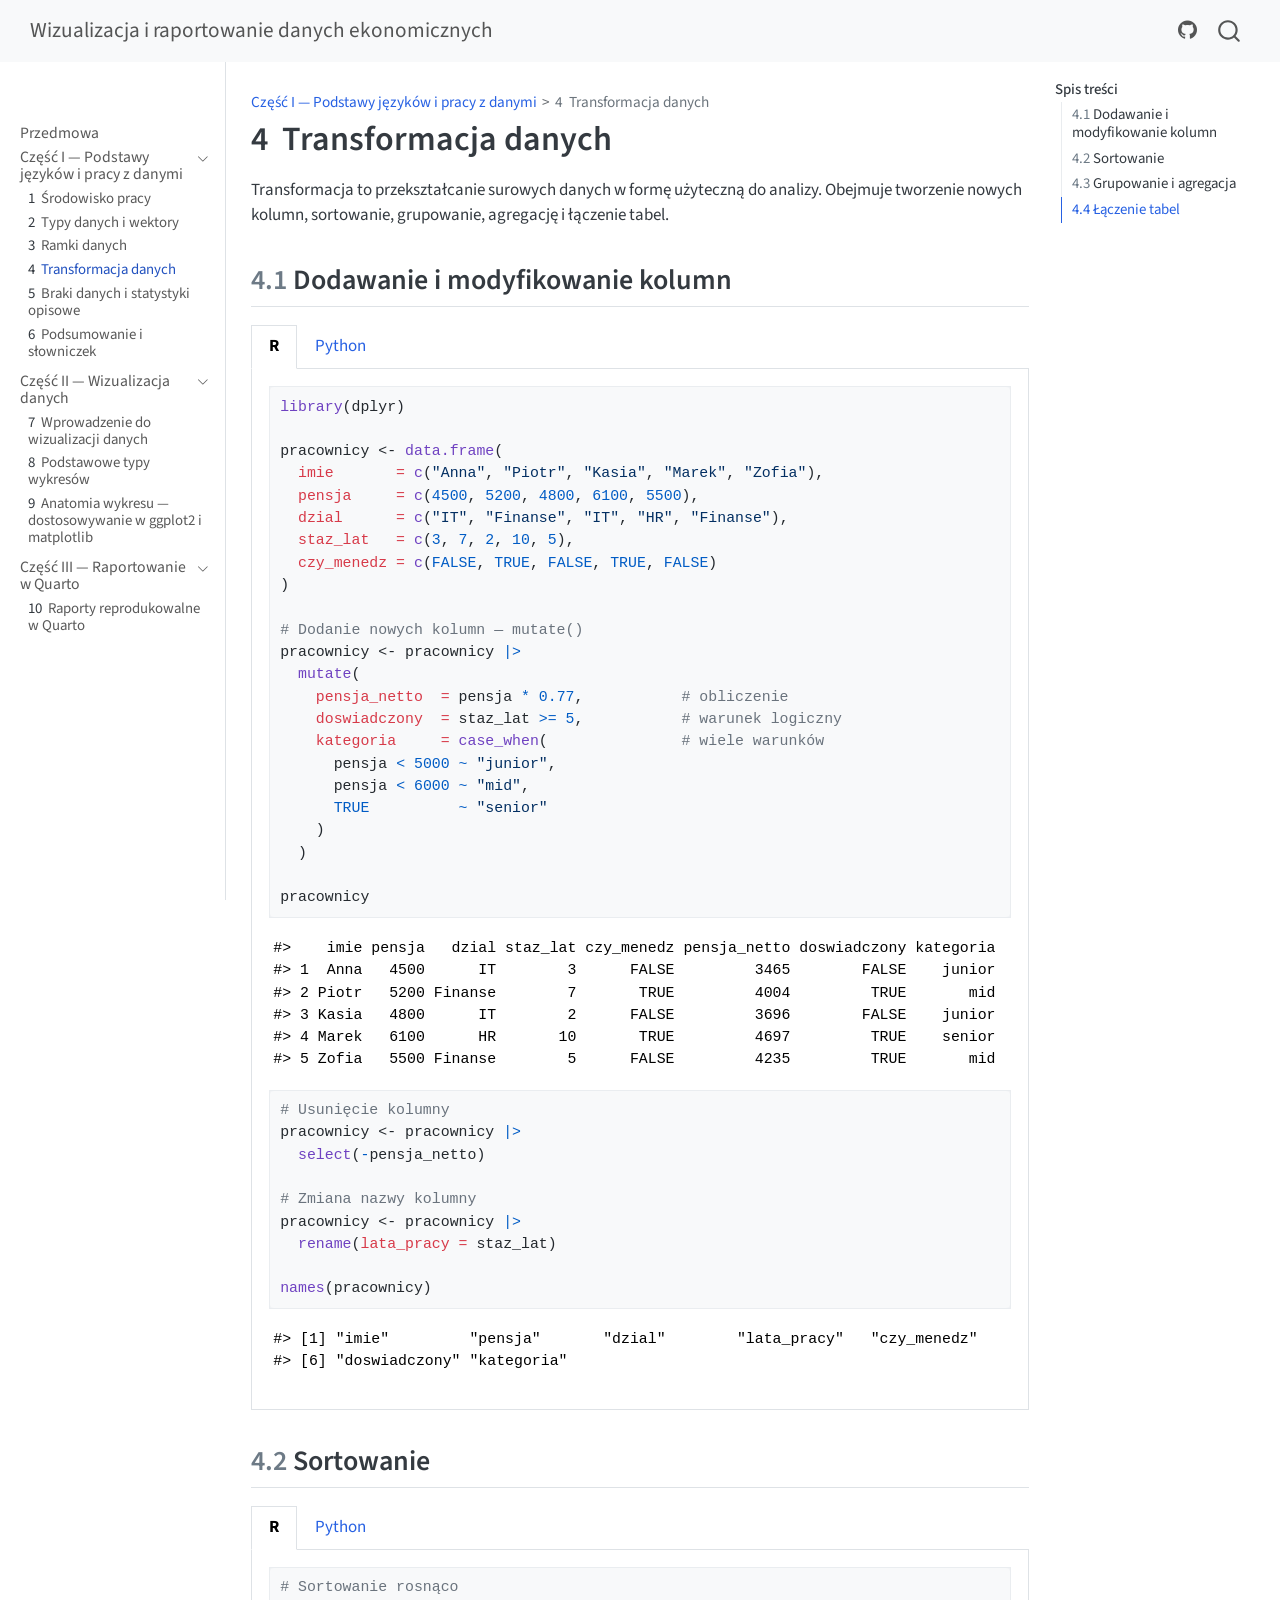
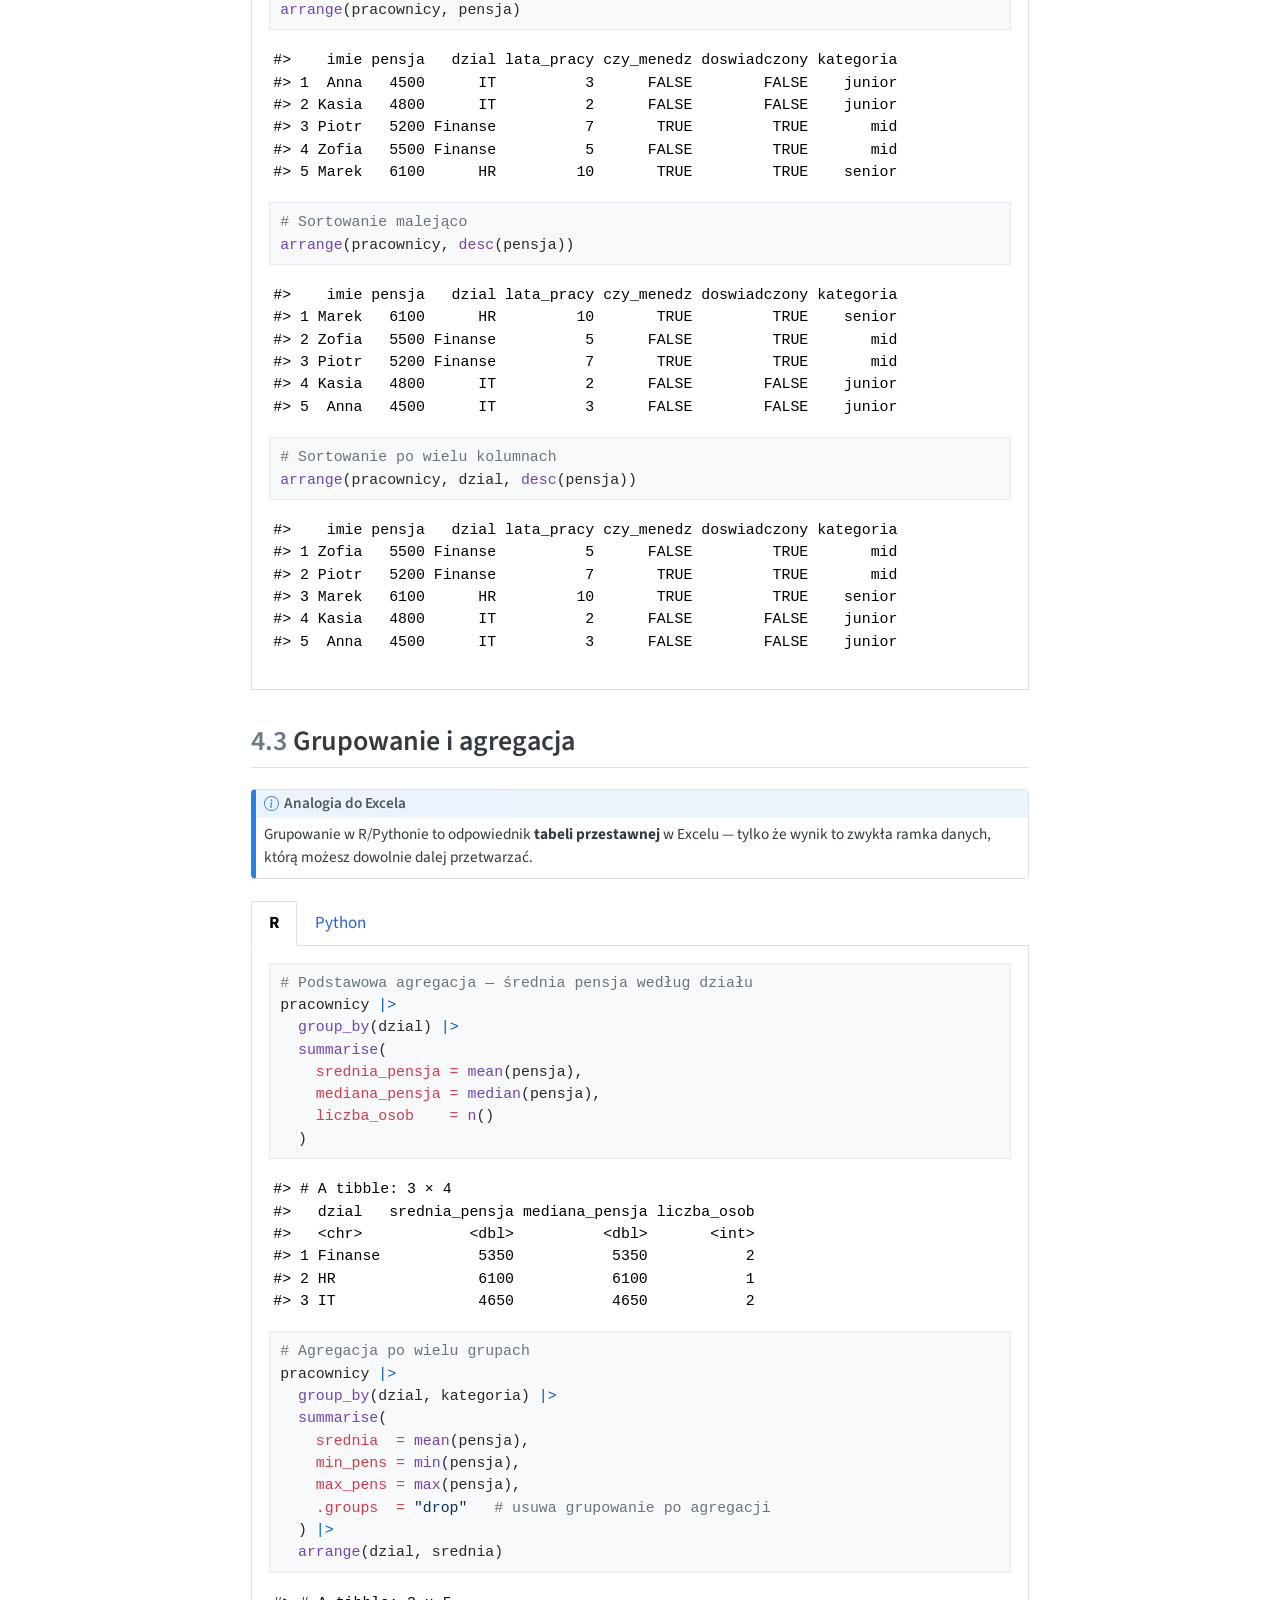
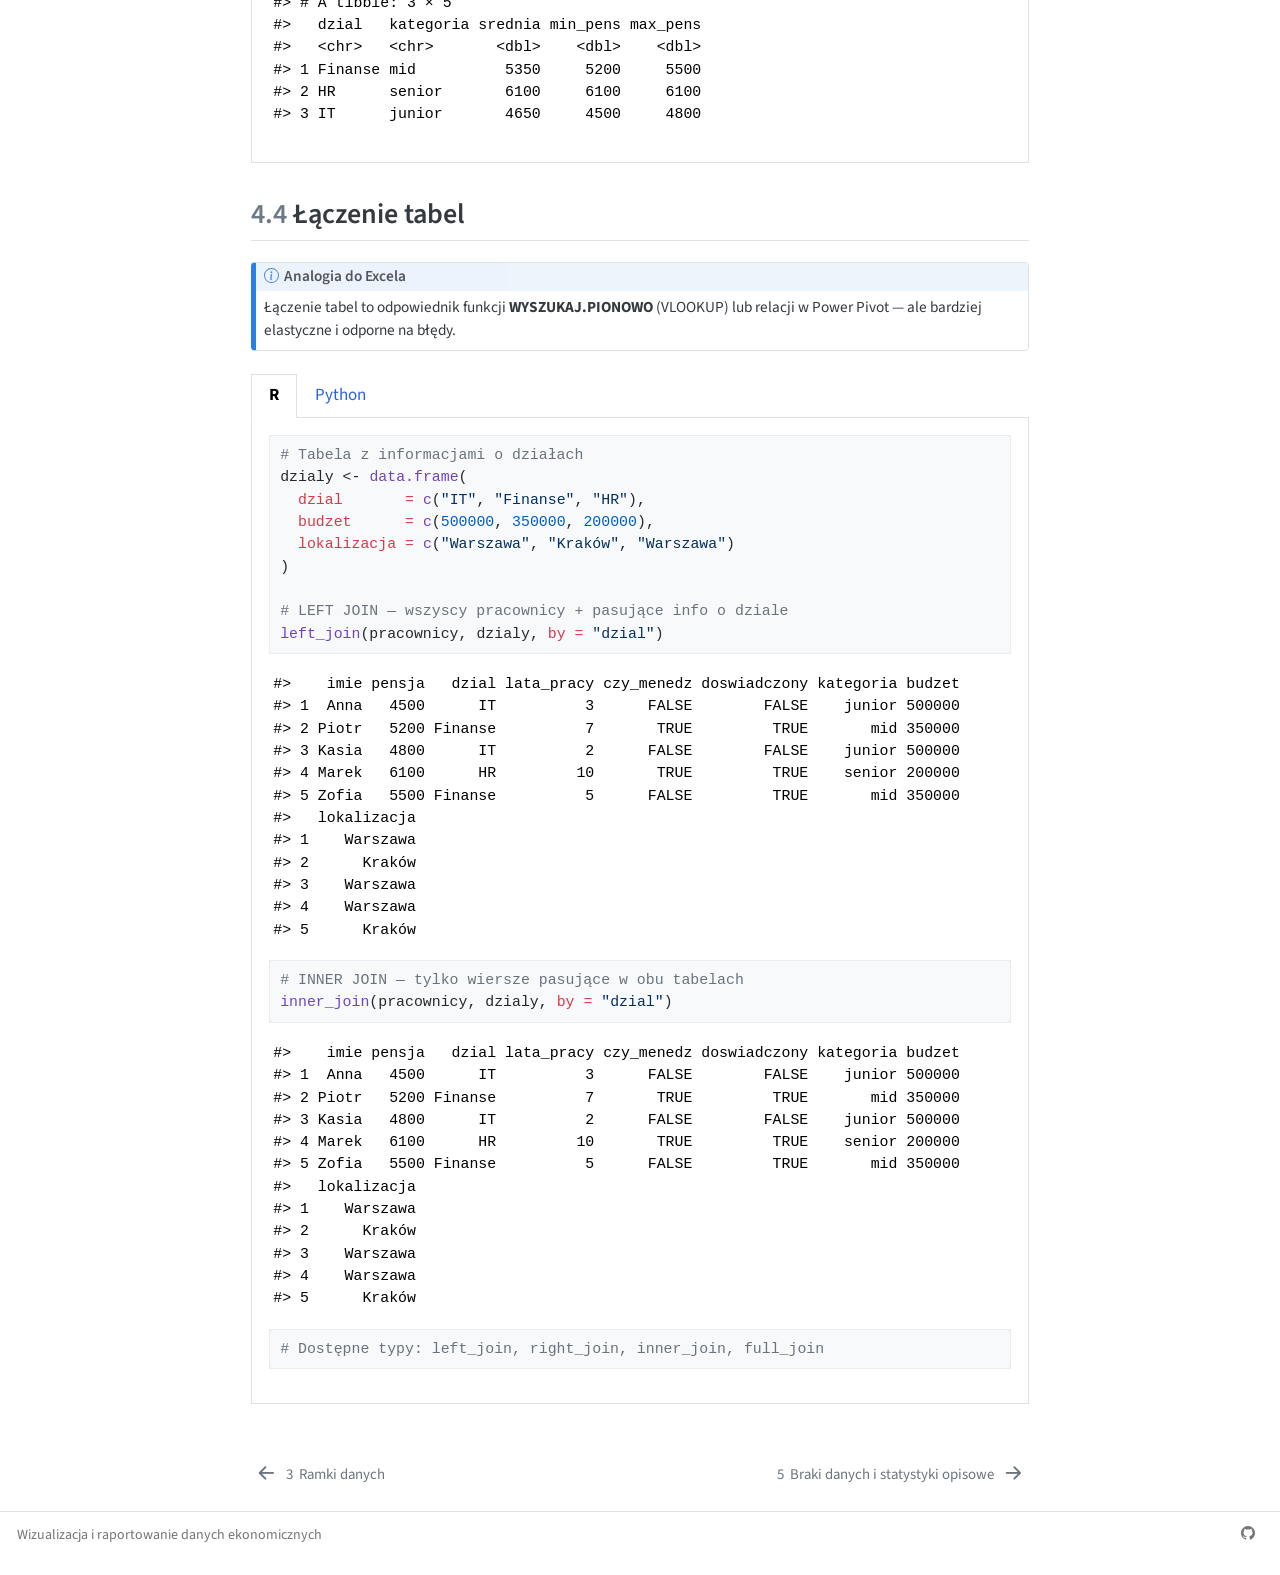
<file: 04_transformacja.html>
<!DOCTYPE html>
<html xmlns="http://www.w3.org/1999/xhtml" lang="en" xml:lang="en"><head>

<meta charset="utf-8">
<meta name="generator" content="quarto-1.9.37">

<meta name="viewport" content="width=device-width, initial-scale=1.0, user-scalable=yes">


<title>4&nbsp; Transformacja danych – Wizualizacja i raportowanie danych ekonomicznych</title>
<style>
/* Default styles provided by pandoc.
** See https://pandoc.org/MANUAL.html#variables-for-html for config info.
*/
code{white-space: pre-wrap;}
span.smallcaps{font-variant: small-caps;}
div.columns{display: flex; gap: min(4vw, 1.5em);}
div.column{flex: auto; overflow-x: auto;}
div.hanging-indent{margin-left: 1.5em; text-indent: -1.5em;}
ul.task-list{list-style: none;}
ul.task-list li input[type="checkbox"] {
  width: 0.8em;
  margin: 0 0.8em 0.2em -1em; /* quarto-specific, see https://github.com/quarto-dev/quarto-cli/issues/4556 */ 
  vertical-align: middle;
}
/* CSS for syntax highlighting */
html { -webkit-text-size-adjust: 100%; }
pre > code.sourceCode { white-space: pre; position: relative; }
pre > code.sourceCode > span { display: inline-block; line-height: 1.25; }
pre > code.sourceCode > span:empty { height: 1.2em; }
.sourceCode { overflow: visible; }
code.sourceCode > span { color: inherit; text-decoration: inherit; }
div.sourceCode { margin: 1em 0; }
pre.sourceCode { margin: 0; }
@media screen {
div.sourceCode { overflow: auto; }
}
@media print {
pre > code.sourceCode { white-space: pre-wrap; }
pre > code.sourceCode > span { text-indent: -5em; padding-left: 5em; }
}
pre.numberSource code
  { counter-reset: source-line 0; }
pre.numberSource code > span
  { position: relative; left: -4em; counter-increment: source-line; }
pre.numberSource code > span > a:first-child::before
  { content: counter(source-line);
    position: relative; left: -1em; text-align: right; vertical-align: baseline;
    border: none; display: inline-block;
    -webkit-touch-callout: none; -webkit-user-select: none;
    -khtml-user-select: none; -moz-user-select: none;
    -ms-user-select: none; user-select: none;
    padding: 0 4px; width: 4em;
  }
pre.numberSource { margin-left: 3em;  padding-left: 4px; }
div.sourceCode
  {   }
@media screen {
pre > code.sourceCode > span > a:first-child::before { text-decoration: underline; }
}
</style>


<script src="site_libs/quarto-nav/quarto-nav.js"></script>
<script src="site_libs/quarto-nav/headroom.min.js"></script>
<script src="site_libs/clipboard/clipboard.min.js"></script>
<script src="site_libs/quarto-search/autocomplete.umd.js"></script>
<script src="site_libs/quarto-search/fuse.min.js"></script>
<script src="site_libs/quarto-search/quarto-search.js"></script>
<meta name="quarto:offset" content="./">
<link href="./05_braki_statystyki.html" rel="next">
<link href="./03_ramki_danych.html" rel="prev">
<script src="site_libs/quarto-html/quarto.js" type="module"></script>
<script src="site_libs/quarto-html/tabsets/tabsets.js" type="module"></script>
<script src="site_libs/quarto-html/popper.min.js"></script>
<script src="site_libs/quarto-html/tippy.umd.min.js"></script>
<script src="site_libs/quarto-html/anchor.min.js"></script>
<link href="site_libs/quarto-html/tippy.css" rel="stylesheet">
<link href="site_libs/quarto-html/quarto-syntax-highlighting-acf12a64177840b8d86f2d4f01b2e9fb.css" rel="stylesheet" id="quarto-text-highlighting-styles">
<script src="site_libs/bootstrap/bootstrap.min.js"></script>
<link href="site_libs/bootstrap/bootstrap-icons.css" rel="stylesheet">
<link href="site_libs/bootstrap/bootstrap-af3b44b46cba74a7a9aab75eb0a791d3.min.css" rel="stylesheet" append-hash="true" id="quarto-bootstrap" data-mode="light">
<script id="quarto-search-options" type="application/json">{
  "location": "navbar",
  "copy-button": false,
  "collapse-after": 3,
  "panel-placement": "end",
  "type": "overlay",
  "limit": 50,
  "keyboard-shortcut": [
    "f",
    "/",
    "s"
  ],
  "show-item-context": false,
  "language": {
    "search-no-results-text": "No results",
    "search-matching-documents-text": "matching documents",
    "search-copy-link-title": "Copy link to search",
    "search-hide-matches-text": "Hide additional matches",
    "search-more-match-text": "more match in this document",
    "search-more-matches-text": "more matches in this document",
    "search-clear-button-title": "Clear",
    "search-text-placeholder": "",
    "search-detached-cancel-button-title": "Cancel",
    "search-submit-button-title": "Submit",
    "search-label": "Search"
  }
}</script>
<style>html{ scroll-behavior: smooth; }</style>


<link rel="stylesheet" href="custom.css">
</head>

<body class="nav-sidebar docked nav-fixed quarto-light">

<div id="quarto-search-results"></div>
  <header id="quarto-header" class="headroom fixed-top">
    <nav class="navbar navbar-expand-lg " data-bs-theme="dark">
      <div class="navbar-container container-fluid">
      <div class="navbar-brand-container mx-auto">
    <a class="navbar-brand" href="./index.html">
    <span class="navbar-title">Wizualizacja i raportowanie danych ekonomicznych</span>
    </a>
  </div>
            <div id="quarto-search" class="" title="Search"></div>
          <button class="navbar-toggler" type="button" data-bs-toggle="collapse" data-bs-target="#navbarCollapse" aria-controls="navbarCollapse" role="menu" aria-expanded="false" aria-label="Toggle navigation" onclick="if (window.quartoToggleHeadroom) { window.quartoToggleHeadroom(); }">
  <span class="navbar-toggler-icon"></span>
</button>
          <div class="collapse navbar-collapse" id="navbarCollapse">
            <ul class="navbar-nav navbar-nav-scroll ms-auto">
  <li class="nav-item compact">
    <a class="nav-link" href="https://github.com"> <i class="bi bi-github" role="img">
</i> 
<span class="menu-text"></span></a>
  </li>  
</ul>
          </div> <!-- /navcollapse -->
            <div class="quarto-navbar-tools">
</div>
      </div> <!-- /container-fluid -->
    </nav>
  <nav class="quarto-secondary-nav">
    <div class="container-fluid d-flex">
      <button type="button" class="quarto-btn-toggle btn" data-bs-toggle="collapse" role="button" data-bs-target=".quarto-sidebar-collapse-item" aria-controls="quarto-sidebar" aria-expanded="false" aria-label="Toggle sidebar navigation" onclick="if (window.quartoToggleHeadroom) { window.quartoToggleHeadroom(); }">
        <i class="bi bi-layout-text-sidebar-reverse"></i>
      </button>
        <nav class="quarto-page-breadcrumbs" aria-label="breadcrumb"><ol class="breadcrumb"><li class="breadcrumb-item"><a href="./01_srodowisko.html">Część I — Podstawy języków i pracy z danymi</a></li><li class="breadcrumb-item"><a href="./04_transformacja.html"><span class="chapter-number">4</span>&nbsp; <span class="chapter-title">Transformacja danych</span></a></li></ol></nav>
        <a class="flex-grow-1" role="navigation" data-bs-toggle="collapse" data-bs-target=".quarto-sidebar-collapse-item" aria-controls="quarto-sidebar" aria-expanded="false" aria-label="Toggle sidebar navigation" onclick="if (window.quartoToggleHeadroom) { window.quartoToggleHeadroom(); }">      
        </a>
      <button type="button" class="btn quarto-search-button" aria-label="Search" onclick="window.quartoOpenSearch();">
        <i class="bi bi-search"></i>
      </button>
    </div>
  </nav>
</header>
<!-- content -->
<div id="quarto-content" class="quarto-container page-columns page-rows-contents page-layout-article page-navbar">
<!-- sidebar -->
  <nav id="quarto-sidebar" class="sidebar collapse collapse-horizontal quarto-sidebar-collapse-item sidebar-navigation docked overflow-auto">
        <div class="mt-2 flex-shrink-0 align-items-center">
        <div class="sidebar-search">
        <div id="quarto-search" class="" title="Search"></div>
        </div>
        </div>
    <div class="sidebar-menu-container"> 
    <ul class="list-unstyled mt-1">
        <li class="sidebar-item">
  <div class="sidebar-item-container"> 
  <a href="./index.html" class="sidebar-item-text sidebar-link">
 <span class="menu-text">Przedmowa</span></a>
  </div>
</li>
        <li class="sidebar-item sidebar-item-section">
      <div class="sidebar-item-container"> 
            <a class="sidebar-item-text sidebar-link text-start" data-bs-toggle="collapse" data-bs-target="#quarto-sidebar-section-1" role="navigation" aria-expanded="true">
 <span class="menu-text">Część I — Podstawy języków i pracy z danymi</span></a>
          <a class="sidebar-item-toggle text-start" data-bs-toggle="collapse" data-bs-target="#quarto-sidebar-section-1" role="navigation" aria-expanded="true" aria-label="Toggle section">
            <i class="bi bi-chevron-right ms-2"></i>
          </a> 
      </div>
      <ul id="quarto-sidebar-section-1" class="collapse list-unstyled sidebar-section depth1 show">  
          <li class="sidebar-item">
  <div class="sidebar-item-container"> 
  <a href="./01_srodowisko.html" class="sidebar-item-text sidebar-link">
 <span class="menu-text"><span class="chapter-number">1</span>&nbsp; <span class="chapter-title">Środowisko pracy</span></span></a>
  </div>
</li>
          <li class="sidebar-item">
  <div class="sidebar-item-container"> 
  <a href="./02_typy_wektory.html" class="sidebar-item-text sidebar-link">
 <span class="menu-text"><span class="chapter-number">2</span>&nbsp; <span class="chapter-title">Typy danych i wektory</span></span></a>
  </div>
</li>
          <li class="sidebar-item">
  <div class="sidebar-item-container"> 
  <a href="./03_ramki_danych.html" class="sidebar-item-text sidebar-link">
 <span class="menu-text"><span class="chapter-number">3</span>&nbsp; <span class="chapter-title">Ramki danych</span></span></a>
  </div>
</li>
          <li class="sidebar-item">
  <div class="sidebar-item-container"> 
  <a href="./04_transformacja.html" class="sidebar-item-text sidebar-link active">
 <span class="menu-text"><span class="chapter-number">4</span>&nbsp; <span class="chapter-title">Transformacja danych</span></span></a>
  </div>
</li>
          <li class="sidebar-item">
  <div class="sidebar-item-container"> 
  <a href="./05_braki_statystyki.html" class="sidebar-item-text sidebar-link">
 <span class="menu-text"><span class="chapter-number">5</span>&nbsp; <span class="chapter-title">Braki danych i statystyki opisowe</span></span></a>
  </div>
</li>
          <li class="sidebar-item">
  <div class="sidebar-item-container"> 
  <a href="./08_podsumowanie.html" class="sidebar-item-text sidebar-link">
 <span class="menu-text"><span class="chapter-number">6</span>&nbsp; <span class="chapter-title">Podsumowanie i słowniczek</span></span></a>
  </div>
</li>
      </ul>
  </li>
        <li class="sidebar-item sidebar-item-section">
      <div class="sidebar-item-container"> 
            <a class="sidebar-item-text sidebar-link text-start" data-bs-toggle="collapse" data-bs-target="#quarto-sidebar-section-2" role="navigation" aria-expanded="true">
 <span class="menu-text">Część II — Wizualizacja danych</span></a>
          <a class="sidebar-item-toggle text-start" data-bs-toggle="collapse" data-bs-target="#quarto-sidebar-section-2" role="navigation" aria-expanded="true" aria-label="Toggle section">
            <i class="bi bi-chevron-right ms-2"></i>
          </a> 
      </div>
      <ul id="quarto-sidebar-section-2" class="collapse list-unstyled sidebar-section depth1 show">  
          <li class="sidebar-item">
  <div class="sidebar-item-container"> 
  <a href="./06_wizualizacja_wprowadzenie.html" class="sidebar-item-text sidebar-link">
 <span class="menu-text"><span class="chapter-number">7</span>&nbsp; <span class="chapter-title">Wprowadzenie do wizualizacji danych</span></span></a>
  </div>
</li>
          <li class="sidebar-item">
  <div class="sidebar-item-container"> 
  <a href="./07a_wykresy_podstawowe.html" class="sidebar-item-text sidebar-link">
 <span class="menu-text"><span class="chapter-number">8</span>&nbsp; <span class="chapter-title">Podstawowe typy wykresów</span></span></a>
  </div>
</li>
          <li class="sidebar-item">
  <div class="sidebar-item-container"> 
  <a href="./07b_anatomia_wykresu.html" class="sidebar-item-text sidebar-link">
 <span class="menu-text"><span class="chapter-number">9</span>&nbsp; <span class="chapter-title">Anatomia wykresu — dostosowywanie w ggplot2 i matplotlib</span></span></a>
  </div>
</li>
      </ul>
  </li>
        <li class="sidebar-item sidebar-item-section">
      <div class="sidebar-item-container"> 
            <a class="sidebar-item-text sidebar-link text-start" data-bs-toggle="collapse" data-bs-target="#quarto-sidebar-section-3" role="navigation" aria-expanded="true">
 <span class="menu-text">Część III — Raportowanie w Quarto</span></a>
          <a class="sidebar-item-toggle text-start" data-bs-toggle="collapse" data-bs-target="#quarto-sidebar-section-3" role="navigation" aria-expanded="true" aria-label="Toggle section">
            <i class="bi bi-chevron-right ms-2"></i>
          </a> 
      </div>
      <ul id="quarto-sidebar-section-3" class="collapse list-unstyled sidebar-section depth1 show">  
          <li class="sidebar-item">
  <div class="sidebar-item-container"> 
  <a href="./09_raporty_quarto.html" class="sidebar-item-text sidebar-link">
 <span class="menu-text"><span class="chapter-number">10</span>&nbsp; <span class="chapter-title">Raporty reprodukowalne w Quarto</span></span></a>
  </div>
</li>
      </ul>
  </li>
    </ul>
    </div>
</nav>
<div id="quarto-sidebar-glass" class="quarto-sidebar-collapse-item" data-bs-toggle="collapse" data-bs-target=".quarto-sidebar-collapse-item"></div>
<!-- margin-sidebar -->
    <div id="quarto-margin-sidebar" class="sidebar margin-sidebar">
        <nav id="TOC" role="doc-toc" class="toc-active">
    <h2 id="toc-title">Spis treści</h2>
   
  <ul>
  <li><a href="#dodawanie-i-modyfikowanie-kolumn" id="toc-dodawanie-i-modyfikowanie-kolumn" class="nav-link active" data-scroll-target="#dodawanie-i-modyfikowanie-kolumn"><span class="header-section-number">4.1</span> Dodawanie i modyfikowanie kolumn</a></li>
  <li><a href="#sortowanie" id="toc-sortowanie" class="nav-link" data-scroll-target="#sortowanie"><span class="header-section-number">4.2</span> Sortowanie</a></li>
  <li><a href="#grupowanie-i-agregacja" id="toc-grupowanie-i-agregacja" class="nav-link" data-scroll-target="#grupowanie-i-agregacja"><span class="header-section-number">4.3</span> Grupowanie i agregacja</a></li>
  <li><a href="#łączenie-tabel" id="toc-łączenie-tabel" class="nav-link" data-scroll-target="#łączenie-tabel"><span class="header-section-number">4.4</span> Łączenie tabel</a></li>
  </ul>
</nav>
    </div>
<!-- main -->
<main class="content" id="quarto-document-content">

<header id="title-block-header" class="quarto-title-block default"><nav class="quarto-page-breadcrumbs quarto-title-breadcrumbs d-none d-lg-block" aria-label="breadcrumb"><ol class="breadcrumb"><li class="breadcrumb-item"><a href="./01_srodowisko.html">Część I — Podstawy języków i pracy z danymi</a></li><li class="breadcrumb-item"><a href="./04_transformacja.html"><span class="chapter-number">4</span>&nbsp; <span class="chapter-title">Transformacja danych</span></a></li></ol></nav>
<div class="quarto-title">
<h1 class="title"><span id="sec-transform" class="quarto-section-identifier"><span class="chapter-number">4</span>&nbsp; <span class="chapter-title">Transformacja danych</span></span></h1>
</div>



<div class="quarto-title-meta">

    
  
    
  </div>
  


</header>


<p>Transformacja to przekształcanie surowych danych w formę użyteczną do analizy. Obejmuje tworzenie nowych kolumn, sortowanie, grupowanie, agregację i łączenie tabel.</p>
<section id="dodawanie-i-modyfikowanie-kolumn" class="level2" data-number="4.1">
<h2 data-number="4.1" class="anchored" data-anchor-id="dodawanie-i-modyfikowanie-kolumn"><span class="header-section-number">4.1</span> Dodawanie i modyfikowanie kolumn</h2>
<div class="tabset-margin-container"></div><div class="panel-tabset">
<ul class="nav nav-tabs" role="tablist"><li class="nav-item" role="presentation"><a class="nav-link active" id="tabset-1-1-tab" data-bs-toggle="tab" data-bs-target="#tabset-1-1" role="tab" aria-controls="tabset-1-1" aria-selected="true" href="">R</a></li><li class="nav-item" role="presentation"><a class="nav-link" id="tabset-1-2-tab" data-bs-toggle="tab" data-bs-target="#tabset-1-2" role="tab" aria-controls="tabset-1-2" aria-selected="false" href="">Python</a></li></ul>
<div class="tab-content">
<div id="tabset-1-1" class="tab-pane active" role="tabpanel" aria-labelledby="tabset-1-1-tab">
<div class="cell">
<div class="code-copy-outer-scaffold"><div class="sourceCode cell-code" id="cb1"><pre class="sourceCode r code-with-copy"><code class="sourceCode r"><span id="cb1-1"><a href="#cb1-1" aria-hidden="true" tabindex="-1"></a><span class="fu">library</span>(dplyr)</span>
<span id="cb1-2"><a href="#cb1-2" aria-hidden="true" tabindex="-1"></a></span>
<span id="cb1-3"><a href="#cb1-3" aria-hidden="true" tabindex="-1"></a>pracownicy <span class="ot">&lt;-</span> <span class="fu">data.frame</span>(</span>
<span id="cb1-4"><a href="#cb1-4" aria-hidden="true" tabindex="-1"></a>  <span class="at">imie       =</span> <span class="fu">c</span>(<span class="st">"Anna"</span>, <span class="st">"Piotr"</span>, <span class="st">"Kasia"</span>, <span class="st">"Marek"</span>, <span class="st">"Zofia"</span>),</span>
<span id="cb1-5"><a href="#cb1-5" aria-hidden="true" tabindex="-1"></a>  <span class="at">pensja     =</span> <span class="fu">c</span>(<span class="dv">4500</span>, <span class="dv">5200</span>, <span class="dv">4800</span>, <span class="dv">6100</span>, <span class="dv">5500</span>),</span>
<span id="cb1-6"><a href="#cb1-6" aria-hidden="true" tabindex="-1"></a>  <span class="at">dzial      =</span> <span class="fu">c</span>(<span class="st">"IT"</span>, <span class="st">"Finanse"</span>, <span class="st">"IT"</span>, <span class="st">"HR"</span>, <span class="st">"Finanse"</span>),</span>
<span id="cb1-7"><a href="#cb1-7" aria-hidden="true" tabindex="-1"></a>  <span class="at">staz_lat   =</span> <span class="fu">c</span>(<span class="dv">3</span>, <span class="dv">7</span>, <span class="dv">2</span>, <span class="dv">10</span>, <span class="dv">5</span>),</span>
<span id="cb1-8"><a href="#cb1-8" aria-hidden="true" tabindex="-1"></a>  <span class="at">czy_menedz =</span> <span class="fu">c</span>(<span class="cn">FALSE</span>, <span class="cn">TRUE</span>, <span class="cn">FALSE</span>, <span class="cn">TRUE</span>, <span class="cn">FALSE</span>)</span>
<span id="cb1-9"><a href="#cb1-9" aria-hidden="true" tabindex="-1"></a>)</span>
<span id="cb1-10"><a href="#cb1-10" aria-hidden="true" tabindex="-1"></a></span>
<span id="cb1-11"><a href="#cb1-11" aria-hidden="true" tabindex="-1"></a><span class="co"># Dodanie nowych kolumn — mutate()</span></span>
<span id="cb1-12"><a href="#cb1-12" aria-hidden="true" tabindex="-1"></a>pracownicy <span class="ot">&lt;-</span> pracownicy <span class="sc">|&gt;</span></span>
<span id="cb1-13"><a href="#cb1-13" aria-hidden="true" tabindex="-1"></a>  <span class="fu">mutate</span>(</span>
<span id="cb1-14"><a href="#cb1-14" aria-hidden="true" tabindex="-1"></a>    <span class="at">pensja_netto  =</span> pensja <span class="sc">*</span> <span class="fl">0.77</span>,           <span class="co"># obliczenie</span></span>
<span id="cb1-15"><a href="#cb1-15" aria-hidden="true" tabindex="-1"></a>    <span class="at">doswiadczony  =</span> staz_lat <span class="sc">&gt;=</span> <span class="dv">5</span>,           <span class="co"># warunek logiczny</span></span>
<span id="cb1-16"><a href="#cb1-16" aria-hidden="true" tabindex="-1"></a>    <span class="at">kategoria     =</span> <span class="fu">case_when</span>(               <span class="co"># wiele warunków</span></span>
<span id="cb1-17"><a href="#cb1-17" aria-hidden="true" tabindex="-1"></a>      pensja <span class="sc">&lt;</span> <span class="dv">5000</span> <span class="sc">~</span> <span class="st">"junior"</span>,</span>
<span id="cb1-18"><a href="#cb1-18" aria-hidden="true" tabindex="-1"></a>      pensja <span class="sc">&lt;</span> <span class="dv">6000</span> <span class="sc">~</span> <span class="st">"mid"</span>,</span>
<span id="cb1-19"><a href="#cb1-19" aria-hidden="true" tabindex="-1"></a>      <span class="cn">TRUE</span>          <span class="sc">~</span> <span class="st">"senior"</span></span>
<span id="cb1-20"><a href="#cb1-20" aria-hidden="true" tabindex="-1"></a>    )</span>
<span id="cb1-21"><a href="#cb1-21" aria-hidden="true" tabindex="-1"></a>  )</span>
<span id="cb1-22"><a href="#cb1-22" aria-hidden="true" tabindex="-1"></a></span>
<span id="cb1-23"><a href="#cb1-23" aria-hidden="true" tabindex="-1"></a>pracownicy</span></code></pre></div><button title="Copy to Clipboard" class="code-copy-button"><i class="bi"></i></button></div>
<div class="cell-output cell-output-stdout">
<pre><code>#&gt;    imie pensja   dzial staz_lat czy_menedz pensja_netto doswiadczony kategoria
#&gt; 1  Anna   4500      IT        3      FALSE         3465        FALSE    junior
#&gt; 2 Piotr   5200 Finanse        7       TRUE         4004         TRUE       mid
#&gt; 3 Kasia   4800      IT        2      FALSE         3696        FALSE    junior
#&gt; 4 Marek   6100      HR       10       TRUE         4697         TRUE    senior
#&gt; 5 Zofia   5500 Finanse        5      FALSE         4235         TRUE       mid</code></pre>
</div>
</div>
<div class="cell">
<div class="code-copy-outer-scaffold"><div class="sourceCode cell-code" id="cb3"><pre class="sourceCode r code-with-copy"><code class="sourceCode r"><span id="cb3-1"><a href="#cb3-1" aria-hidden="true" tabindex="-1"></a><span class="co"># Usunięcie kolumny</span></span>
<span id="cb3-2"><a href="#cb3-2" aria-hidden="true" tabindex="-1"></a>pracownicy <span class="ot">&lt;-</span> pracownicy <span class="sc">|&gt;</span></span>
<span id="cb3-3"><a href="#cb3-3" aria-hidden="true" tabindex="-1"></a>  <span class="fu">select</span>(<span class="sc">-</span>pensja_netto)</span>
<span id="cb3-4"><a href="#cb3-4" aria-hidden="true" tabindex="-1"></a></span>
<span id="cb3-5"><a href="#cb3-5" aria-hidden="true" tabindex="-1"></a><span class="co"># Zmiana nazwy kolumny</span></span>
<span id="cb3-6"><a href="#cb3-6" aria-hidden="true" tabindex="-1"></a>pracownicy <span class="ot">&lt;-</span> pracownicy <span class="sc">|&gt;</span></span>
<span id="cb3-7"><a href="#cb3-7" aria-hidden="true" tabindex="-1"></a>  <span class="fu">rename</span>(<span class="at">lata_pracy =</span> staz_lat)</span>
<span id="cb3-8"><a href="#cb3-8" aria-hidden="true" tabindex="-1"></a></span>
<span id="cb3-9"><a href="#cb3-9" aria-hidden="true" tabindex="-1"></a><span class="fu">names</span>(pracownicy)</span></code></pre></div><button title="Copy to Clipboard" class="code-copy-button"><i class="bi"></i></button></div>
<div class="cell-output cell-output-stdout">
<pre><code>#&gt; [1] "imie"         "pensja"       "dzial"        "lata_pracy"   "czy_menedz"  
#&gt; [6] "doswiadczony" "kategoria"</code></pre>
</div>
</div>
</div>
<div id="tabset-1-2" class="tab-pane" role="tabpanel" aria-labelledby="tabset-1-2-tab">
<div class="code-copy-outer-scaffold"><div class="sourceCode" id="cb5"><pre class="sourceCode python code-with-copy"><code class="sourceCode python"><span id="cb5-1"><a href="#cb5-1" aria-hidden="true" tabindex="-1"></a><span class="im">import</span> pandas <span class="im">as</span> pd</span>
<span id="cb5-2"><a href="#cb5-2" aria-hidden="true" tabindex="-1"></a><span class="im">import</span> numpy <span class="im">as</span> np</span>
<span id="cb5-3"><a href="#cb5-3" aria-hidden="true" tabindex="-1"></a></span>
<span id="cb5-4"><a href="#cb5-4" aria-hidden="true" tabindex="-1"></a>pracownicy <span class="op">=</span> pd.DataFrame({</span>
<span id="cb5-5"><a href="#cb5-5" aria-hidden="true" tabindex="-1"></a>    <span class="st">"imie"</span>:       [<span class="st">"Anna"</span>, <span class="st">"Piotr"</span>, <span class="st">"Kasia"</span>, <span class="st">"Marek"</span>, <span class="st">"Zofia"</span>],</span>
<span id="cb5-6"><a href="#cb5-6" aria-hidden="true" tabindex="-1"></a>    <span class="st">"pensja"</span>:     [<span class="dv">4500</span>, <span class="dv">5200</span>, <span class="dv">4800</span>, <span class="dv">6100</span>, <span class="dv">5500</span>],</span>
<span id="cb5-7"><a href="#cb5-7" aria-hidden="true" tabindex="-1"></a>    <span class="st">"dzial"</span>:      [<span class="st">"IT"</span>, <span class="st">"Finanse"</span>, <span class="st">"IT"</span>, <span class="st">"HR"</span>, <span class="st">"Finanse"</span>],</span>
<span id="cb5-8"><a href="#cb5-8" aria-hidden="true" tabindex="-1"></a>    <span class="st">"staz_lat"</span>:   [<span class="dv">3</span>, <span class="dv">7</span>, <span class="dv">2</span>, <span class="dv">10</span>, <span class="dv">5</span>],</span>
<span id="cb5-9"><a href="#cb5-9" aria-hidden="true" tabindex="-1"></a>    <span class="st">"czy_menedz"</span>: [<span class="va">False</span>, <span class="va">True</span>, <span class="va">False</span>, <span class="va">True</span>, <span class="va">False</span>]</span>
<span id="cb5-10"><a href="#cb5-10" aria-hidden="true" tabindex="-1"></a>})</span>
<span id="cb5-11"><a href="#cb5-11" aria-hidden="true" tabindex="-1"></a></span>
<span id="cb5-12"><a href="#cb5-12" aria-hidden="true" tabindex="-1"></a><span class="co"># Dodanie nowych kolumn</span></span>
<span id="cb5-13"><a href="#cb5-13" aria-hidden="true" tabindex="-1"></a>pracownicy[<span class="st">"pensja_netto"</span>] <span class="op">=</span> pracownicy[<span class="st">"pensja"</span>] <span class="op">*</span> <span class="fl">0.77</span>     <span class="co"># obliczenie</span></span>
<span id="cb5-14"><a href="#cb5-14" aria-hidden="true" tabindex="-1"></a>pracownicy[<span class="st">"doswiadczony"</span>] <span class="op">=</span> pracownicy[<span class="st">"staz_lat"</span>] <span class="op">&gt;=</span> <span class="dv">5</span>     <span class="co"># warunek logiczny</span></span>
<span id="cb5-15"><a href="#cb5-15" aria-hidden="true" tabindex="-1"></a></span>
<span id="cb5-16"><a href="#cb5-16" aria-hidden="true" tabindex="-1"></a><span class="co"># Wiele warunków — np.select()</span></span>
<span id="cb5-17"><a href="#cb5-17" aria-hidden="true" tabindex="-1"></a>warunki  <span class="op">=</span> [pracownicy[<span class="st">"pensja"</span>] <span class="op">&lt;</span> <span class="dv">5000</span>, pracownicy[<span class="st">"pensja"</span>] <span class="op">&lt;</span> <span class="dv">6000</span>]</span>
<span id="cb5-18"><a href="#cb5-18" aria-hidden="true" tabindex="-1"></a>wartosci <span class="op">=</span> [<span class="st">"junior"</span>, <span class="st">"mid"</span>]</span>
<span id="cb5-19"><a href="#cb5-19" aria-hidden="true" tabindex="-1"></a>pracownicy[<span class="st">"kategoria"</span>] <span class="op">=</span> np.select(warunki, wartosci, default<span class="op">=</span><span class="st">"senior"</span>)</span>
<span id="cb5-20"><a href="#cb5-20" aria-hidden="true" tabindex="-1"></a></span>
<span id="cb5-21"><a href="#cb5-21" aria-hidden="true" tabindex="-1"></a>pracownicy</span></code></pre></div><button title="Copy to Clipboard" class="code-copy-button"><i class="bi"></i></button></div>
<div class="code-copy-outer-scaffold"><div class="sourceCode" id="cb6"><pre class="sourceCode python code-with-copy"><code class="sourceCode python"><span id="cb6-1"><a href="#cb6-1" aria-hidden="true" tabindex="-1"></a><span class="co"># Usunięcie kolumny</span></span>
<span id="cb6-2"><a href="#cb6-2" aria-hidden="true" tabindex="-1"></a>pracownicy <span class="op">=</span> pracownicy.drop(columns<span class="op">=</span>[<span class="st">"pensja_netto"</span>])</span>
<span id="cb6-3"><a href="#cb6-3" aria-hidden="true" tabindex="-1"></a></span>
<span id="cb6-4"><a href="#cb6-4" aria-hidden="true" tabindex="-1"></a><span class="co"># Zmiana nazwy kolumny</span></span>
<span id="cb6-5"><a href="#cb6-5" aria-hidden="true" tabindex="-1"></a>pracownicy <span class="op">=</span> pracownicy.rename(columns<span class="op">=</span>{<span class="st">"staz_lat"</span>: <span class="st">"lata_pracy"</span>})</span>
<span id="cb6-6"><a href="#cb6-6" aria-hidden="true" tabindex="-1"></a></span>
<span id="cb6-7"><a href="#cb6-7" aria-hidden="true" tabindex="-1"></a><span class="bu">list</span>(pracownicy.columns)</span></code></pre></div><button title="Copy to Clipboard" class="code-copy-button"><i class="bi"></i></button></div>
</div>
</div>
</div>
</section>
<section id="sortowanie" class="level2" data-number="4.2">
<h2 data-number="4.2" class="anchored" data-anchor-id="sortowanie"><span class="header-section-number">4.2</span> Sortowanie</h2>
<div class="tabset-margin-container"></div><div class="panel-tabset">
<ul class="nav nav-tabs" role="tablist"><li class="nav-item" role="presentation"><a class="nav-link active" id="tabset-2-1-tab" data-bs-toggle="tab" data-bs-target="#tabset-2-1" role="tab" aria-controls="tabset-2-1" aria-selected="true" href="">R</a></li><li class="nav-item" role="presentation"><a class="nav-link" id="tabset-2-2-tab" data-bs-toggle="tab" data-bs-target="#tabset-2-2" role="tab" aria-controls="tabset-2-2" aria-selected="false" href="">Python</a></li></ul>
<div class="tab-content">
<div id="tabset-2-1" class="tab-pane active" role="tabpanel" aria-labelledby="tabset-2-1-tab">
<div class="cell">
<div class="code-copy-outer-scaffold"><div class="sourceCode cell-code" id="cb7"><pre class="sourceCode r code-with-copy"><code class="sourceCode r"><span id="cb7-1"><a href="#cb7-1" aria-hidden="true" tabindex="-1"></a><span class="co"># Sortowanie rosnąco</span></span>
<span id="cb7-2"><a href="#cb7-2" aria-hidden="true" tabindex="-1"></a><span class="fu">arrange</span>(pracownicy, pensja)</span></code></pre></div><button title="Copy to Clipboard" class="code-copy-button"><i class="bi"></i></button></div>
<div class="cell-output cell-output-stdout">
<pre><code>#&gt;    imie pensja   dzial lata_pracy czy_menedz doswiadczony kategoria
#&gt; 1  Anna   4500      IT          3      FALSE        FALSE    junior
#&gt; 2 Kasia   4800      IT          2      FALSE        FALSE    junior
#&gt; 3 Piotr   5200 Finanse          7       TRUE         TRUE       mid
#&gt; 4 Zofia   5500 Finanse          5      FALSE         TRUE       mid
#&gt; 5 Marek   6100      HR         10       TRUE         TRUE    senior</code></pre>
</div>
<div class="code-copy-outer-scaffold"><div class="sourceCode cell-code" id="cb9"><pre class="sourceCode r code-with-copy"><code class="sourceCode r"><span id="cb9-1"><a href="#cb9-1" aria-hidden="true" tabindex="-1"></a><span class="co"># Sortowanie malejąco</span></span>
<span id="cb9-2"><a href="#cb9-2" aria-hidden="true" tabindex="-1"></a><span class="fu">arrange</span>(pracownicy, <span class="fu">desc</span>(pensja))</span></code></pre></div><button title="Copy to Clipboard" class="code-copy-button"><i class="bi"></i></button></div>
<div class="cell-output cell-output-stdout">
<pre><code>#&gt;    imie pensja   dzial lata_pracy czy_menedz doswiadczony kategoria
#&gt; 1 Marek   6100      HR         10       TRUE         TRUE    senior
#&gt; 2 Zofia   5500 Finanse          5      FALSE         TRUE       mid
#&gt; 3 Piotr   5200 Finanse          7       TRUE         TRUE       mid
#&gt; 4 Kasia   4800      IT          2      FALSE        FALSE    junior
#&gt; 5  Anna   4500      IT          3      FALSE        FALSE    junior</code></pre>
</div>
<div class="code-copy-outer-scaffold"><div class="sourceCode cell-code" id="cb11"><pre class="sourceCode r code-with-copy"><code class="sourceCode r"><span id="cb11-1"><a href="#cb11-1" aria-hidden="true" tabindex="-1"></a><span class="co"># Sortowanie po wielu kolumnach</span></span>
<span id="cb11-2"><a href="#cb11-2" aria-hidden="true" tabindex="-1"></a><span class="fu">arrange</span>(pracownicy, dzial, <span class="fu">desc</span>(pensja))</span></code></pre></div><button title="Copy to Clipboard" class="code-copy-button"><i class="bi"></i></button></div>
<div class="cell-output cell-output-stdout">
<pre><code>#&gt;    imie pensja   dzial lata_pracy czy_menedz doswiadczony kategoria
#&gt; 1 Zofia   5500 Finanse          5      FALSE         TRUE       mid
#&gt; 2 Piotr   5200 Finanse          7       TRUE         TRUE       mid
#&gt; 3 Marek   6100      HR         10       TRUE         TRUE    senior
#&gt; 4 Kasia   4800      IT          2      FALSE        FALSE    junior
#&gt; 5  Anna   4500      IT          3      FALSE        FALSE    junior</code></pre>
</div>
</div>
</div>
<div id="tabset-2-2" class="tab-pane" role="tabpanel" aria-labelledby="tabset-2-2-tab">
<div class="code-copy-outer-scaffold"><div class="sourceCode" id="cb13"><pre class="sourceCode python code-with-copy"><code class="sourceCode python"><span id="cb13-1"><a href="#cb13-1" aria-hidden="true" tabindex="-1"></a><span class="co"># Sortowanie rosnąco</span></span>
<span id="cb13-2"><a href="#cb13-2" aria-hidden="true" tabindex="-1"></a>pracownicy.sort_values(<span class="st">"pensja"</span>)</span>
<span id="cb13-3"><a href="#cb13-3" aria-hidden="true" tabindex="-1"></a></span>
<span id="cb13-4"><a href="#cb13-4" aria-hidden="true" tabindex="-1"></a><span class="co"># Sortowanie malejąco</span></span>
<span id="cb13-5"><a href="#cb13-5" aria-hidden="true" tabindex="-1"></a>pracownicy.sort_values(<span class="st">"pensja"</span>, ascending<span class="op">=</span><span class="va">False</span>)</span>
<span id="cb13-6"><a href="#cb13-6" aria-hidden="true" tabindex="-1"></a></span>
<span id="cb13-7"><a href="#cb13-7" aria-hidden="true" tabindex="-1"></a><span class="co"># Sortowanie po wielu kolumnach</span></span>
<span id="cb13-8"><a href="#cb13-8" aria-hidden="true" tabindex="-1"></a>pracownicy.sort_values([<span class="st">"dzial"</span>, <span class="st">"pensja"</span>], ascending<span class="op">=</span>[<span class="va">True</span>, <span class="va">False</span>])</span></code></pre></div><button title="Copy to Clipboard" class="code-copy-button"><i class="bi"></i></button></div>
</div>
</div>
</div>
</section>
<section id="grupowanie-i-agregacja" class="level2" data-number="4.3">
<h2 data-number="4.3" class="anchored" data-anchor-id="grupowanie-i-agregacja"><span class="header-section-number">4.3</span> Grupowanie i agregacja</h2>
<div class="callout callout-style-default callout-note callout-titled">
<div class="callout-header d-flex align-content-center">
<div class="callout-icon-container">
<i class="callout-icon"></i>
</div>
<div class="callout-title-container flex-fill">
<span class="screen-reader-only">Note</span>Analogia do Excela
</div>
</div>
<div class="callout-body-container callout-body">
<p>Grupowanie w R/Pythonie to odpowiednik <strong>tabeli przestawnej</strong> w Excelu — tylko że wynik to zwykła ramka danych, którą możesz dowolnie dalej przetwarzać.</p>
</div>
</div>
<div class="tabset-margin-container"></div><div class="panel-tabset">
<ul class="nav nav-tabs" role="tablist"><li class="nav-item" role="presentation"><a class="nav-link active" id="tabset-3-1-tab" data-bs-toggle="tab" data-bs-target="#tabset-3-1" role="tab" aria-controls="tabset-3-1" aria-selected="true" href="">R</a></li><li class="nav-item" role="presentation"><a class="nav-link" id="tabset-3-2-tab" data-bs-toggle="tab" data-bs-target="#tabset-3-2" role="tab" aria-controls="tabset-3-2" aria-selected="false" href="">Python</a></li></ul>
<div class="tab-content">
<div id="tabset-3-1" class="tab-pane active" role="tabpanel" aria-labelledby="tabset-3-1-tab">
<div class="cell">
<div class="code-copy-outer-scaffold"><div class="sourceCode cell-code" id="cb14"><pre class="sourceCode r code-with-copy"><code class="sourceCode r"><span id="cb14-1"><a href="#cb14-1" aria-hidden="true" tabindex="-1"></a><span class="co"># Podstawowa agregacja — średnia pensja według działu</span></span>
<span id="cb14-2"><a href="#cb14-2" aria-hidden="true" tabindex="-1"></a>pracownicy <span class="sc">|&gt;</span></span>
<span id="cb14-3"><a href="#cb14-3" aria-hidden="true" tabindex="-1"></a>  <span class="fu">group_by</span>(dzial) <span class="sc">|&gt;</span></span>
<span id="cb14-4"><a href="#cb14-4" aria-hidden="true" tabindex="-1"></a>  <span class="fu">summarise</span>(</span>
<span id="cb14-5"><a href="#cb14-5" aria-hidden="true" tabindex="-1"></a>    <span class="at">srednia_pensja =</span> <span class="fu">mean</span>(pensja),</span>
<span id="cb14-6"><a href="#cb14-6" aria-hidden="true" tabindex="-1"></a>    <span class="at">mediana_pensja =</span> <span class="fu">median</span>(pensja),</span>
<span id="cb14-7"><a href="#cb14-7" aria-hidden="true" tabindex="-1"></a>    <span class="at">liczba_osob    =</span> <span class="fu">n</span>()</span>
<span id="cb14-8"><a href="#cb14-8" aria-hidden="true" tabindex="-1"></a>  )</span></code></pre></div><button title="Copy to Clipboard" class="code-copy-button"><i class="bi"></i></button></div>
<div class="cell-output cell-output-stdout">
<pre><code>#&gt; # A tibble: 3 × 4
#&gt;   dzial   srednia_pensja mediana_pensja liczba_osob
#&gt;   &lt;chr&gt;            &lt;dbl&gt;          &lt;dbl&gt;       &lt;int&gt;
#&gt; 1 Finanse           5350           5350           2
#&gt; 2 HR                6100           6100           1
#&gt; 3 IT                4650           4650           2</code></pre>
</div>
</div>
<div class="cell">
<div class="code-copy-outer-scaffold"><div class="sourceCode cell-code" id="cb16"><pre class="sourceCode r code-with-copy"><code class="sourceCode r"><span id="cb16-1"><a href="#cb16-1" aria-hidden="true" tabindex="-1"></a><span class="co"># Agregacja po wielu grupach</span></span>
<span id="cb16-2"><a href="#cb16-2" aria-hidden="true" tabindex="-1"></a>pracownicy <span class="sc">|&gt;</span></span>
<span id="cb16-3"><a href="#cb16-3" aria-hidden="true" tabindex="-1"></a>  <span class="fu">group_by</span>(dzial, kategoria) <span class="sc">|&gt;</span></span>
<span id="cb16-4"><a href="#cb16-4" aria-hidden="true" tabindex="-1"></a>  <span class="fu">summarise</span>(</span>
<span id="cb16-5"><a href="#cb16-5" aria-hidden="true" tabindex="-1"></a>    <span class="at">srednia  =</span> <span class="fu">mean</span>(pensja),</span>
<span id="cb16-6"><a href="#cb16-6" aria-hidden="true" tabindex="-1"></a>    <span class="at">min_pens =</span> <span class="fu">min</span>(pensja),</span>
<span id="cb16-7"><a href="#cb16-7" aria-hidden="true" tabindex="-1"></a>    <span class="at">max_pens =</span> <span class="fu">max</span>(pensja),</span>
<span id="cb16-8"><a href="#cb16-8" aria-hidden="true" tabindex="-1"></a>    <span class="at">.groups  =</span> <span class="st">"drop"</span>   <span class="co"># usuwa grupowanie po agregacji</span></span>
<span id="cb16-9"><a href="#cb16-9" aria-hidden="true" tabindex="-1"></a>  ) <span class="sc">|&gt;</span></span>
<span id="cb16-10"><a href="#cb16-10" aria-hidden="true" tabindex="-1"></a>  <span class="fu">arrange</span>(dzial, srednia)</span></code></pre></div><button title="Copy to Clipboard" class="code-copy-button"><i class="bi"></i></button></div>
<div class="cell-output cell-output-stdout">
<pre><code>#&gt; # A tibble: 3 × 5
#&gt;   dzial   kategoria srednia min_pens max_pens
#&gt;   &lt;chr&gt;   &lt;chr&gt;       &lt;dbl&gt;    &lt;dbl&gt;    &lt;dbl&gt;
#&gt; 1 Finanse mid          5350     5200     5500
#&gt; 2 HR      senior       6100     6100     6100
#&gt; 3 IT      junior       4650     4500     4800</code></pre>
</div>
</div>
</div>
<div id="tabset-3-2" class="tab-pane" role="tabpanel" aria-labelledby="tabset-3-2-tab">
<div class="code-copy-outer-scaffold"><div class="sourceCode" id="cb18"><pre class="sourceCode python code-with-copy"><code class="sourceCode python"><span id="cb18-1"><a href="#cb18-1" aria-hidden="true" tabindex="-1"></a><span class="co"># Podstawowa agregacja</span></span>
<span id="cb18-2"><a href="#cb18-2" aria-hidden="true" tabindex="-1"></a>pracownicy.groupby(<span class="st">"dzial"</span>)[<span class="st">"pensja"</span>].agg(</span>
<span id="cb18-3"><a href="#cb18-3" aria-hidden="true" tabindex="-1"></a>    srednia_pensja<span class="op">=</span><span class="st">"mean"</span>,</span>
<span id="cb18-4"><a href="#cb18-4" aria-hidden="true" tabindex="-1"></a>    mediana_pensja<span class="op">=</span><span class="st">"median"</span>,</span>
<span id="cb18-5"><a href="#cb18-5" aria-hidden="true" tabindex="-1"></a>    liczba_osob<span class="op">=</span><span class="st">"count"</span></span>
<span id="cb18-6"><a href="#cb18-6" aria-hidden="true" tabindex="-1"></a>).reset_index()</span></code></pre></div><button title="Copy to Clipboard" class="code-copy-button"><i class="bi"></i></button></div>
<div class="code-copy-outer-scaffold"><div class="sourceCode" id="cb19"><pre class="sourceCode python code-with-copy"><code class="sourceCode python"><span id="cb19-1"><a href="#cb19-1" aria-hidden="true" tabindex="-1"></a><span class="co"># Agregacja po wielu grupach</span></span>
<span id="cb19-2"><a href="#cb19-2" aria-hidden="true" tabindex="-1"></a>(pracownicy</span>
<span id="cb19-3"><a href="#cb19-3" aria-hidden="true" tabindex="-1"></a> .groupby([<span class="st">"dzial"</span>, <span class="st">"kategoria"</span>])</span>
<span id="cb19-4"><a href="#cb19-4" aria-hidden="true" tabindex="-1"></a> .agg(</span>
<span id="cb19-5"><a href="#cb19-5" aria-hidden="true" tabindex="-1"></a>     srednia  <span class="op">=</span> (<span class="st">"pensja"</span>, <span class="st">"mean"</span>),</span>
<span id="cb19-6"><a href="#cb19-6" aria-hidden="true" tabindex="-1"></a>     min_pens <span class="op">=</span> (<span class="st">"pensja"</span>, <span class="st">"min"</span>),</span>
<span id="cb19-7"><a href="#cb19-7" aria-hidden="true" tabindex="-1"></a>     max_pens <span class="op">=</span> (<span class="st">"pensja"</span>, <span class="st">"max"</span>)</span>
<span id="cb19-8"><a href="#cb19-8" aria-hidden="true" tabindex="-1"></a> )</span>
<span id="cb19-9"><a href="#cb19-9" aria-hidden="true" tabindex="-1"></a> .reset_index()</span>
<span id="cb19-10"><a href="#cb19-10" aria-hidden="true" tabindex="-1"></a> .sort_values([<span class="st">"dzial"</span>, <span class="st">"srednia"</span>])</span>
<span id="cb19-11"><a href="#cb19-11" aria-hidden="true" tabindex="-1"></a>)</span></code></pre></div><button title="Copy to Clipboard" class="code-copy-button"><i class="bi"></i></button></div>
</div>
</div>
</div>
</section>
<section id="łączenie-tabel" class="level2" data-number="4.4">
<h2 data-number="4.4" class="anchored" data-anchor-id="łączenie-tabel"><span class="header-section-number">4.4</span> Łączenie tabel</h2>
<div class="callout callout-style-default callout-note callout-titled">
<div class="callout-header d-flex align-content-center">
<div class="callout-icon-container">
<i class="callout-icon"></i>
</div>
<div class="callout-title-container flex-fill">
<span class="screen-reader-only">Note</span>Analogia do Excela
</div>
</div>
<div class="callout-body-container callout-body">
<p>Łączenie tabel to odpowiednik funkcji <strong>WYSZUKAJ.PIONOWO</strong> (VLOOKUP) lub relacji w Power Pivot — ale bardziej elastyczne i odporne na błędy.</p>
</div>
</div>
<div class="tabset-margin-container"></div><div class="panel-tabset">
<ul class="nav nav-tabs" role="tablist"><li class="nav-item" role="presentation"><a class="nav-link active" id="tabset-4-1-tab" data-bs-toggle="tab" data-bs-target="#tabset-4-1" role="tab" aria-controls="tabset-4-1" aria-selected="true" href="">R</a></li><li class="nav-item" role="presentation"><a class="nav-link" id="tabset-4-2-tab" data-bs-toggle="tab" data-bs-target="#tabset-4-2" role="tab" aria-controls="tabset-4-2" aria-selected="false" href="">Python</a></li></ul>
<div class="tab-content">
<div id="tabset-4-1" class="tab-pane active" role="tabpanel" aria-labelledby="tabset-4-1-tab">
<div class="cell">
<div class="code-copy-outer-scaffold"><div class="sourceCode cell-code" id="cb20"><pre class="sourceCode r code-with-copy"><code class="sourceCode r"><span id="cb20-1"><a href="#cb20-1" aria-hidden="true" tabindex="-1"></a><span class="co"># Tabela z informacjami o działach</span></span>
<span id="cb20-2"><a href="#cb20-2" aria-hidden="true" tabindex="-1"></a>dzialy <span class="ot">&lt;-</span> <span class="fu">data.frame</span>(</span>
<span id="cb20-3"><a href="#cb20-3" aria-hidden="true" tabindex="-1"></a>  <span class="at">dzial       =</span> <span class="fu">c</span>(<span class="st">"IT"</span>, <span class="st">"Finanse"</span>, <span class="st">"HR"</span>),</span>
<span id="cb20-4"><a href="#cb20-4" aria-hidden="true" tabindex="-1"></a>  <span class="at">budzet      =</span> <span class="fu">c</span>(<span class="dv">500000</span>, <span class="dv">350000</span>, <span class="dv">200000</span>),</span>
<span id="cb20-5"><a href="#cb20-5" aria-hidden="true" tabindex="-1"></a>  <span class="at">lokalizacja =</span> <span class="fu">c</span>(<span class="st">"Warszawa"</span>, <span class="st">"Kraków"</span>, <span class="st">"Warszawa"</span>)</span>
<span id="cb20-6"><a href="#cb20-6" aria-hidden="true" tabindex="-1"></a>)</span>
<span id="cb20-7"><a href="#cb20-7" aria-hidden="true" tabindex="-1"></a></span>
<span id="cb20-8"><a href="#cb20-8" aria-hidden="true" tabindex="-1"></a><span class="co"># LEFT JOIN — wszyscy pracownicy + pasujące info o dziale</span></span>
<span id="cb20-9"><a href="#cb20-9" aria-hidden="true" tabindex="-1"></a><span class="fu">left_join</span>(pracownicy, dzialy, <span class="at">by =</span> <span class="st">"dzial"</span>)</span></code></pre></div><button title="Copy to Clipboard" class="code-copy-button"><i class="bi"></i></button></div>
<div class="cell-output cell-output-stdout">
<pre><code>#&gt;    imie pensja   dzial lata_pracy czy_menedz doswiadczony kategoria budzet
#&gt; 1  Anna   4500      IT          3      FALSE        FALSE    junior 500000
#&gt; 2 Piotr   5200 Finanse          7       TRUE         TRUE       mid 350000
#&gt; 3 Kasia   4800      IT          2      FALSE        FALSE    junior 500000
#&gt; 4 Marek   6100      HR         10       TRUE         TRUE    senior 200000
#&gt; 5 Zofia   5500 Finanse          5      FALSE         TRUE       mid 350000
#&gt;   lokalizacja
#&gt; 1    Warszawa
#&gt; 2      Kraków
#&gt; 3    Warszawa
#&gt; 4    Warszawa
#&gt; 5      Kraków</code></pre>
</div>
</div>
<div class="cell">
<div class="code-copy-outer-scaffold"><div class="sourceCode cell-code" id="cb22"><pre class="sourceCode r code-with-copy"><code class="sourceCode r"><span id="cb22-1"><a href="#cb22-1" aria-hidden="true" tabindex="-1"></a><span class="co"># INNER JOIN — tylko wiersze pasujące w obu tabelach</span></span>
<span id="cb22-2"><a href="#cb22-2" aria-hidden="true" tabindex="-1"></a><span class="fu">inner_join</span>(pracownicy, dzialy, <span class="at">by =</span> <span class="st">"dzial"</span>)</span></code></pre></div><button title="Copy to Clipboard" class="code-copy-button"><i class="bi"></i></button></div>
<div class="cell-output cell-output-stdout">
<pre><code>#&gt;    imie pensja   dzial lata_pracy czy_menedz doswiadczony kategoria budzet
#&gt; 1  Anna   4500      IT          3      FALSE        FALSE    junior 500000
#&gt; 2 Piotr   5200 Finanse          7       TRUE         TRUE       mid 350000
#&gt; 3 Kasia   4800      IT          2      FALSE        FALSE    junior 500000
#&gt; 4 Marek   6100      HR         10       TRUE         TRUE    senior 200000
#&gt; 5 Zofia   5500 Finanse          5      FALSE         TRUE       mid 350000
#&gt;   lokalizacja
#&gt; 1    Warszawa
#&gt; 2      Kraków
#&gt; 3    Warszawa
#&gt; 4    Warszawa
#&gt; 5      Kraków</code></pre>
</div>
<div class="code-copy-outer-scaffold"><div class="sourceCode cell-code" id="cb24"><pre class="sourceCode r code-with-copy"><code class="sourceCode r"><span id="cb24-1"><a href="#cb24-1" aria-hidden="true" tabindex="-1"></a><span class="co"># Dostępne typy: left_join, right_join, inner_join, full_join</span></span></code></pre></div><button title="Copy to Clipboard" class="code-copy-button"><i class="bi"></i></button></div>
</div>
</div>
<div id="tabset-4-2" class="tab-pane" role="tabpanel" aria-labelledby="tabset-4-2-tab">
<div class="code-copy-outer-scaffold"><div class="sourceCode" id="cb25"><pre class="sourceCode python code-with-copy"><code class="sourceCode python"><span id="cb25-1"><a href="#cb25-1" aria-hidden="true" tabindex="-1"></a><span class="co"># Tabela z informacjami o działach</span></span>
<span id="cb25-2"><a href="#cb25-2" aria-hidden="true" tabindex="-1"></a>dzialy <span class="op">=</span> pd.DataFrame({</span>
<span id="cb25-3"><a href="#cb25-3" aria-hidden="true" tabindex="-1"></a>    <span class="st">"dzial"</span>:       [<span class="st">"IT"</span>, <span class="st">"Finanse"</span>, <span class="st">"HR"</span>],</span>
<span id="cb25-4"><a href="#cb25-4" aria-hidden="true" tabindex="-1"></a>    <span class="st">"budzet"</span>:      [<span class="dv">500000</span>, <span class="dv">350000</span>, <span class="dv">200000</span>],</span>
<span id="cb25-5"><a href="#cb25-5" aria-hidden="true" tabindex="-1"></a>    <span class="st">"lokalizacja"</span>: [<span class="st">"Warszawa"</span>, <span class="st">"Kraków"</span>, <span class="st">"Warszawa"</span>]</span>
<span id="cb25-6"><a href="#cb25-6" aria-hidden="true" tabindex="-1"></a>})</span>
<span id="cb25-7"><a href="#cb25-7" aria-hidden="true" tabindex="-1"></a></span>
<span id="cb25-8"><a href="#cb25-8" aria-hidden="true" tabindex="-1"></a><span class="co"># LEFT JOIN</span></span>
<span id="cb25-9"><a href="#cb25-9" aria-hidden="true" tabindex="-1"></a>pd.merge(pracownicy, dzialy, on<span class="op">=</span><span class="st">"dzial"</span>, how<span class="op">=</span><span class="st">"left"</span>)</span></code></pre></div><button title="Copy to Clipboard" class="code-copy-button"><i class="bi"></i></button></div>
<div class="code-copy-outer-scaffold"><div class="sourceCode" id="cb26"><pre class="sourceCode python code-with-copy"><code class="sourceCode python"><span id="cb26-1"><a href="#cb26-1" aria-hidden="true" tabindex="-1"></a><span class="co"># INNER JOIN</span></span>
<span id="cb26-2"><a href="#cb26-2" aria-hidden="true" tabindex="-1"></a>pd.merge(pracownicy, dzialy, on<span class="op">=</span><span class="st">"dzial"</span>, how<span class="op">=</span><span class="st">"inner"</span>)</span>
<span id="cb26-3"><a href="#cb26-3" aria-hidden="true" tabindex="-1"></a></span>
<span id="cb26-4"><a href="#cb26-4" aria-hidden="true" tabindex="-1"></a><span class="co"># Dostępne typy: how="left", "right", "inner", "outer"</span></span></code></pre></div><button title="Copy to Clipboard" class="code-copy-button"><i class="bi"></i></button></div>
</div>
</div>
</div>


</section>

</main> <!-- /main -->
<script id="quarto-html-after-body" type="application/javascript">
  window.document.addEventListener("DOMContentLoaded", function (event) {
    const icon = "";
    const anchorJS = new window.AnchorJS();
    anchorJS.options = {
      placement: 'right',
      icon: icon
    };
    anchorJS.add('.anchored');
    const isCodeAnnotation = (el) => {
      for (const clz of el.classList) {
        if (clz.startsWith('code-annotation-')) {                     
          return true;
        }
      }
      return false;
    }
    const onCopySuccess = function(e) {
      // button target
      const button = e.trigger;
      // don't keep focus
      button.blur();
      // flash "checked"
      button.classList.add('code-copy-button-checked');
      var currentTitle = button.getAttribute("title");
      button.setAttribute("title", "Copied!");
      let tooltip;
      if (window.bootstrap) {
        button.setAttribute("data-bs-toggle", "tooltip");
        button.setAttribute("data-bs-placement", "left");
        button.setAttribute("data-bs-title", "Copied!");
        tooltip = new bootstrap.Tooltip(button, 
          { trigger: "manual", 
            customClass: "code-copy-button-tooltip",
            offset: [0, -8]});
        tooltip.show();    
      }
      setTimeout(function() {
        if (tooltip) {
          tooltip.hide();
          button.removeAttribute("data-bs-title");
          button.removeAttribute("data-bs-toggle");
          button.removeAttribute("data-bs-placement");
        }
        button.setAttribute("title", currentTitle);
        button.classList.remove('code-copy-button-checked');
      }, 1000);
      // clear code selection
      e.clearSelection();
    }
    const getTextToCopy = function(trigger) {
      const outerScaffold = trigger.parentElement.cloneNode(true);
      const codeEl = outerScaffold.querySelector('code');
      for (const childEl of codeEl.children) {
        if (isCodeAnnotation(childEl)) {
          childEl.remove();
        }
      }
      return codeEl.innerText;
    }
    const clipboard = new window.ClipboardJS('.code-copy-button:not([data-in-quarto-modal])', {
      text: getTextToCopy
    });
    clipboard.on('success', onCopySuccess);
    if (window.document.getElementById('quarto-embedded-source-code-modal')) {
      const clipboardModal = new window.ClipboardJS('.code-copy-button[data-in-quarto-modal]', {
        text: getTextToCopy,
        container: window.document.getElementById('quarto-embedded-source-code-modal')
      });
      clipboardModal.on('success', onCopySuccess);
    }
      var localhostRegex = new RegExp(/^(?:http|https):\/\/localhost\:?[0-9]*\//);
      var mailtoRegex = new RegExp(/^mailto:/);
        var filterRegex = new RegExp('/' + window.location.host + '/');
      var isInternal = (href) => {
          return filterRegex.test(href) || localhostRegex.test(href) || mailtoRegex.test(href);
      }
      // Inspect non-navigation links and adorn them if external
     var links = window.document.querySelectorAll('a[href]:not(.nav-link):not(.navbar-brand):not(.toc-action):not(.sidebar-link):not(.sidebar-item-toggle):not(.pagination-link):not(.no-external):not([aria-hidden]):not(.dropdown-item):not(.quarto-navigation-tool):not(.about-link)');
      for (var i=0; i<links.length; i++) {
        const link = links[i];
        if (!isInternal(link.href)) {
          // undo the damage that might have been done by quarto-nav.js in the case of
          // links that we want to consider external
          if (link.dataset.originalHref !== undefined) {
            link.href = link.dataset.originalHref;
          }
        }
      }
    function tippyHover(el, contentFn, onTriggerFn, onUntriggerFn) {
      const config = {
        allowHTML: true,
        maxWidth: 500,
        delay: 100,
        arrow: false,
        appendTo: function(el) {
            return el.parentElement;
        },
        interactive: true,
        interactiveBorder: 10,
        theme: 'quarto',
        placement: 'bottom-start',
      };
      if (contentFn) {
        config.content = contentFn;
      }
      if (onTriggerFn) {
        config.onTrigger = onTriggerFn;
      }
      if (onUntriggerFn) {
        config.onUntrigger = onUntriggerFn;
      }
      window.tippy(el, config); 
    }
    const noterefs = window.document.querySelectorAll('a[role="doc-noteref"]');
    for (var i=0; i<noterefs.length; i++) {
      const ref = noterefs[i];
      tippyHover(ref, function() {
        // use id or data attribute instead here
        let href = ref.getAttribute('data-footnote-href') || ref.getAttribute('href');
        try { href = new URL(href).hash; } catch {}
        const id = href.replace(/^#\/?/, "");
        const note = window.document.getElementById(id);
        if (note) {
          return note.innerHTML;
        } else {
          return "";
        }
      });
    }
    const xrefs = window.document.querySelectorAll('a.quarto-xref');
    const processXRef = (id, note) => {
      // Strip column container classes
      const stripColumnClz = (el) => {
        el.classList.remove("page-full", "page-columns");
        if (el.children) {
          for (const child of el.children) {
            stripColumnClz(child);
          }
        }
      }
      stripColumnClz(note)
      if (id === null || id.startsWith('sec-')) {
        // Special case sections, only their first couple elements
        const container = document.createElement("div");
        if (note.children && note.children.length > 2) {
          container.appendChild(note.children[0].cloneNode(true));
          for (let i = 1; i < note.children.length; i++) {
            const child = note.children[i];
            if (child.tagName === "P" && child.innerText === "") {
              continue;
            } else {
              container.appendChild(child.cloneNode(true));
              break;
            }
          }
          if (window.Quarto?.typesetMath) {
            window.Quarto.typesetMath(container);
          }
          return container.innerHTML
        } else {
          if (window.Quarto?.typesetMath) {
            window.Quarto.typesetMath(note);
          }
          return note.innerHTML;
        }
      } else {
        // Remove any anchor links if they are present
        const anchorLink = note.querySelector('a.anchorjs-link');
        if (anchorLink) {
          anchorLink.remove();
        }
        if (window.Quarto?.typesetMath) {
          window.Quarto.typesetMath(note);
        }
        if (note.classList.contains("callout")) {
          return note.outerHTML;
        } else {
          return note.innerHTML;
        }
      }
    }
    for (var i=0; i<xrefs.length; i++) {
      const xref = xrefs[i];
      tippyHover(xref, undefined, function(instance) {
        instance.disable();
        let url = xref.getAttribute('href');
        let hash = undefined; 
        if (url.startsWith('#')) {
          hash = url;
        } else {
          try { hash = new URL(url).hash; } catch {}
        }
        if (hash) {
          const id = hash.replace(/^#\/?/, "");
          const note = window.document.getElementById(id);
          if (note !== null) {
            try {
              const html = processXRef(id, note.cloneNode(true));
              instance.setContent(html);
            } finally {
              instance.enable();
              instance.show();
            }
          } else {
            // See if we can fetch this
            fetch(url.split('#')[0])
            .then(res => res.text())
            .then(html => {
              const parser = new DOMParser();
              const htmlDoc = parser.parseFromString(html, "text/html");
              const note = htmlDoc.getElementById(id);
              if (note !== null) {
                const html = processXRef(id, note);
                instance.setContent(html);
              } 
            }).finally(() => {
              instance.enable();
              instance.show();
            });
          }
        } else {
          // See if we can fetch a full url (with no hash to target)
          // This is a special case and we should probably do some content thinning / targeting
          fetch(url)
          .then(res => res.text())
          .then(html => {
            const parser = new DOMParser();
            const htmlDoc = parser.parseFromString(html, "text/html");
            const note = htmlDoc.querySelector('main.content');
            if (note !== null) {
              // This should only happen for chapter cross references
              // (since there is no id in the URL)
              // remove the first header
              if (note.children.length > 0 && note.children[0].tagName === "HEADER") {
                note.children[0].remove();
              }
              const html = processXRef(null, note);
              instance.setContent(html);
            } 
          }).finally(() => {
            instance.enable();
            instance.show();
          });
        }
      }, function(instance) {
      });
    }
        let selectedAnnoteEl;
        const selectorForAnnotation = ( cell, annotation) => {
          let cellAttr = 'data-code-cell="' + cell + '"';
          let lineAttr = 'data-code-annotation="' +  annotation + '"';
          const selector = 'span[' + cellAttr + '][' + lineAttr + ']';
          return selector;
        }
        const selectCodeLines = (annoteEl) => {
          const doc = window.document;
          const targetCell = annoteEl.getAttribute("data-target-cell");
          const targetAnnotation = annoteEl.getAttribute("data-target-annotation");
          const annoteSpan = window.document.querySelector(selectorForAnnotation(targetCell, targetAnnotation));
          const lines = annoteSpan.getAttribute("data-code-lines").split(",");
          const lineIds = lines.map((line) => {
            return targetCell + "-" + line;
          })
          let top = null;
          let height = null;
          let parent = null;
          if (lineIds.length > 0) {
              //compute the position of the single el (top and bottom and make a div)
              const el = window.document.getElementById(lineIds[0]);
              top = el.offsetTop;
              height = el.offsetHeight;
              parent = el.parentElement.parentElement;
            if (lineIds.length > 1) {
              const lastEl = window.document.getElementById(lineIds[lineIds.length - 1]);
              const bottom = lastEl.offsetTop + lastEl.offsetHeight;
              height = bottom - top;
            }
            if (top !== null && height !== null && parent !== null) {
              // cook up a div (if necessary) and position it 
              let div = window.document.getElementById("code-annotation-line-highlight");
              if (div === null) {
                div = window.document.createElement("div");
                div.setAttribute("id", "code-annotation-line-highlight");
                div.style.position = 'absolute';
                parent.appendChild(div);
              }
              div.style.top = top - 2 + "px";
              div.style.height = height + 4 + "px";
              div.style.left = 0;
              let gutterDiv = window.document.getElementById("code-annotation-line-highlight-gutter");
              if (gutterDiv === null) {
                gutterDiv = window.document.createElement("div");
                gutterDiv.setAttribute("id", "code-annotation-line-highlight-gutter");
                gutterDiv.style.position = 'absolute';
                const codeCell = window.document.getElementById(targetCell);
                const gutter = codeCell.querySelector('.code-annotation-gutter');
                gutter.appendChild(gutterDiv);
              }
              gutterDiv.style.top = top - 2 + "px";
              gutterDiv.style.height = height + 4 + "px";
            }
            selectedAnnoteEl = annoteEl;
          }
        };
        const unselectCodeLines = () => {
          const elementsIds = ["code-annotation-line-highlight", "code-annotation-line-highlight-gutter"];
          elementsIds.forEach((elId) => {
            const div = window.document.getElementById(elId);
            if (div) {
              div.remove();
            }
          });
          selectedAnnoteEl = undefined;
        };
          // Handle positioning of the toggle
      window.addEventListener(
        "resize",
        throttle(() => {
          elRect = undefined;
          if (selectedAnnoteEl) {
            selectCodeLines(selectedAnnoteEl);
          }
        }, 10)
      );
      function throttle(fn, ms) {
      let throttle = false;
      let timer;
        return (...args) => {
          if(!throttle) { // first call gets through
              fn.apply(this, args);
              throttle = true;
          } else { // all the others get throttled
              if(timer) clearTimeout(timer); // cancel #2
              timer = setTimeout(() => {
                fn.apply(this, args);
                timer = throttle = false;
              }, ms);
          }
        };
      }
        // Attach click handler to the DT
        const annoteDls = window.document.querySelectorAll('dt[data-target-cell]');
        for (const annoteDlNode of annoteDls) {
          annoteDlNode.addEventListener('click', (event) => {
            const clickedEl = event.target;
            if (clickedEl !== selectedAnnoteEl) {
              unselectCodeLines();
              const activeEl = window.document.querySelector('dt[data-target-cell].code-annotation-active');
              if (activeEl) {
                activeEl.classList.remove('code-annotation-active');
              }
              selectCodeLines(clickedEl);
              clickedEl.classList.add('code-annotation-active');
            } else {
              // Unselect the line
              unselectCodeLines();
              clickedEl.classList.remove('code-annotation-active');
            }
          });
        }
    const findCites = (el) => {
      const parentEl = el.parentElement;
      if (parentEl) {
        const cites = parentEl.dataset.cites;
        if (cites) {
          return {
            el,
            cites: cites.split(' ')
          };
        } else {
          return findCites(el.parentElement)
        }
      } else {
        return undefined;
      }
    };
    var bibliorefs = window.document.querySelectorAll('a[role="doc-biblioref"]');
    for (var i=0; i<bibliorefs.length; i++) {
      const ref = bibliorefs[i];
      const citeInfo = findCites(ref);
      if (citeInfo) {
        tippyHover(citeInfo.el, function() {
          var popup = window.document.createElement('div');
          citeInfo.cites.forEach(function(cite) {
            var citeDiv = window.document.createElement('div');
            citeDiv.classList.add('hanging-indent');
            citeDiv.classList.add('csl-entry');
            var biblioDiv = window.document.getElementById('ref-' + cite);
            if (biblioDiv) {
              citeDiv.innerHTML = biblioDiv.innerHTML;
            }
            popup.appendChild(citeDiv);
          });
          return popup.innerHTML;
        });
      }
    }
  });
  </script>
<nav class="page-navigation">
  <div class="nav-page nav-page-previous">
      <a href="./03_ramki_danych.html" class="pagination-link" aria-label="Ramki danych">
        <i class="bi bi-arrow-left-short"></i> <span class="nav-page-text"><span class="chapter-number">3</span>&nbsp; <span class="chapter-title">Ramki danych</span></span>
      </a>          
  </div>
  <div class="nav-page nav-page-next">
      <a href="./05_braki_statystyki.html" class="pagination-link" aria-label="Braki danych i statystyki opisowe">
        <span class="nav-page-text"><span class="chapter-number">5</span>&nbsp; <span class="chapter-title">Braki danych i statystyki opisowe</span></span> <i class="bi bi-arrow-right-short"></i>
      </a>
  </div>
</nav>
</div> <!-- /content -->
<footer class="footer">
  <div class="nav-footer">
    <div class="nav-footer-left">
<p>Wizualizacja i raportowanie danych ekonomicznych</p>
</div>   
    <div class="nav-footer-center">
      &nbsp;
    </div>
    <div class="nav-footer-right">
      <ul class="footer-items list-unstyled">
    <li class="nav-item compact">
    <a class="nav-link" href="https://github.com">
      <i class="bi bi-github" role="img">
</i> 
    </a>
  </li>  
</ul>
    </div>
  </div>
</footer>




<script src="site_libs/quarto-html/zenscroll-min.js"></script>
</body></html>
</file>
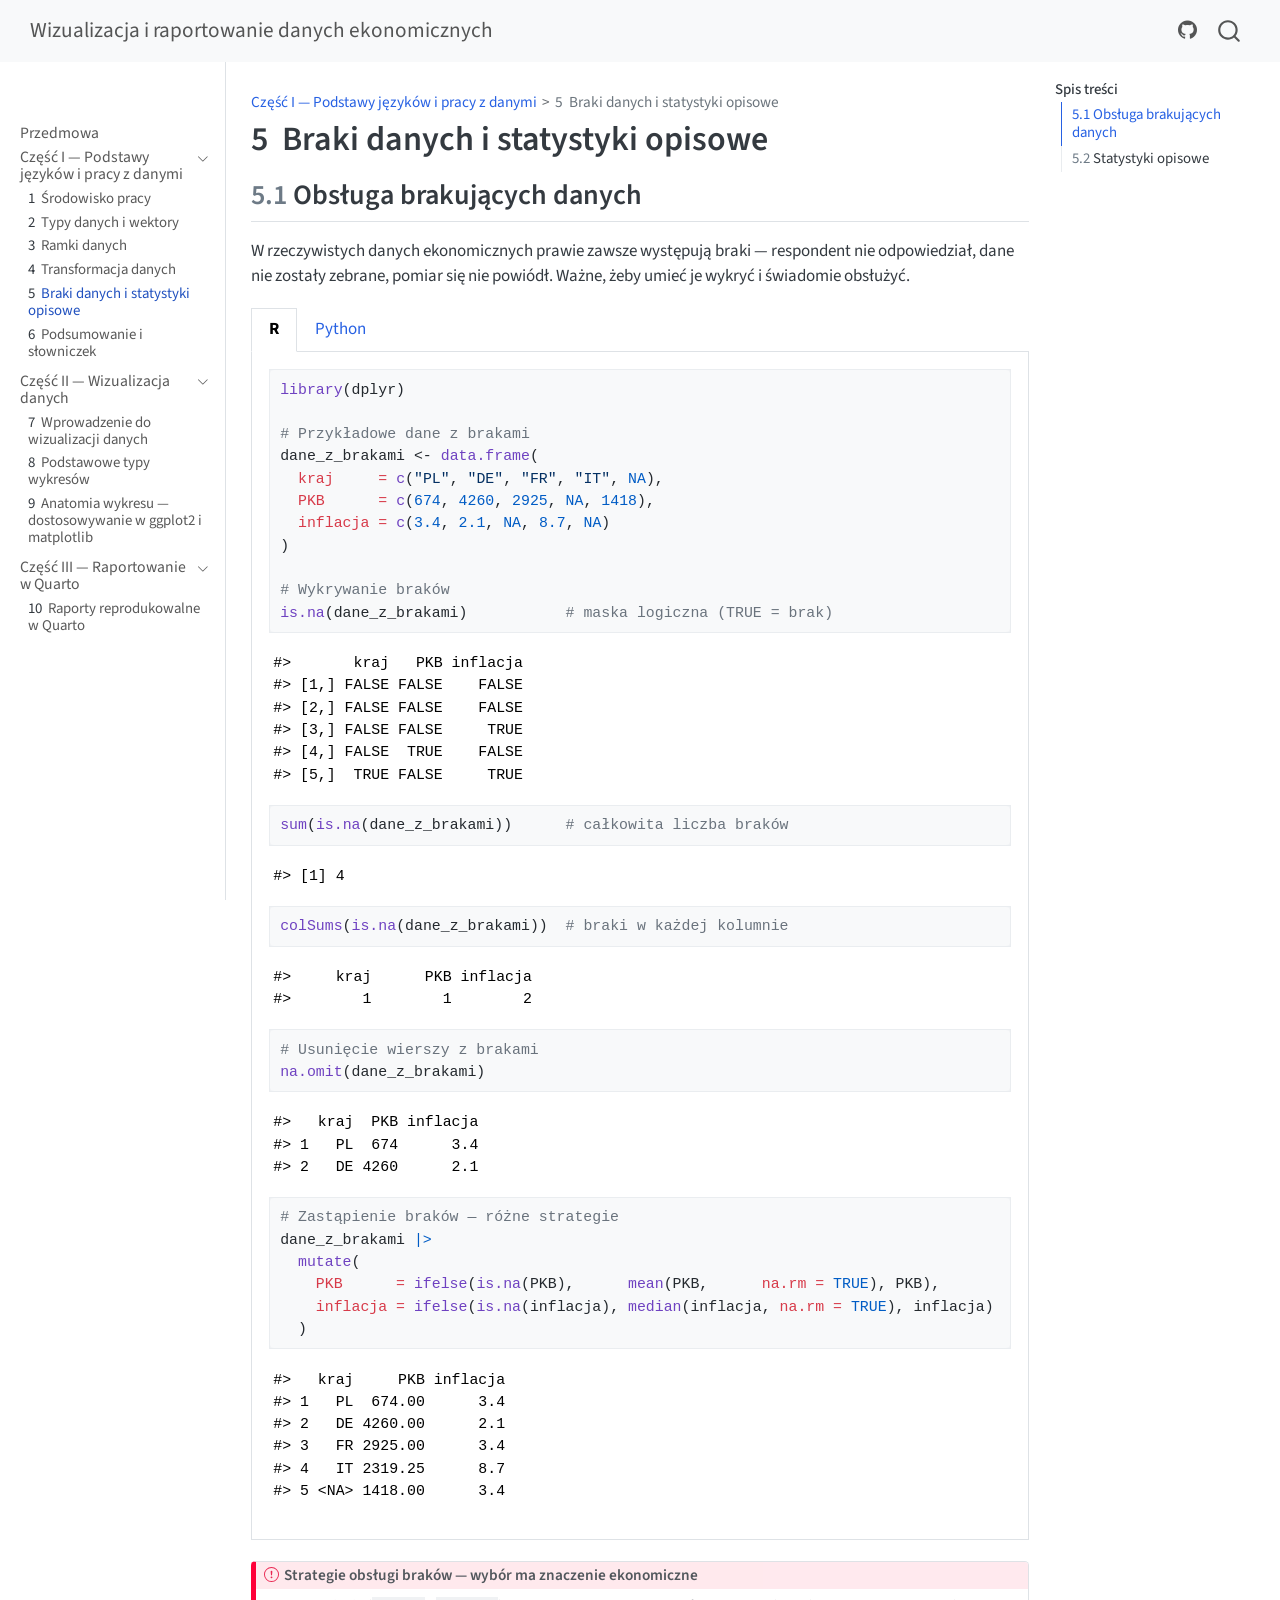
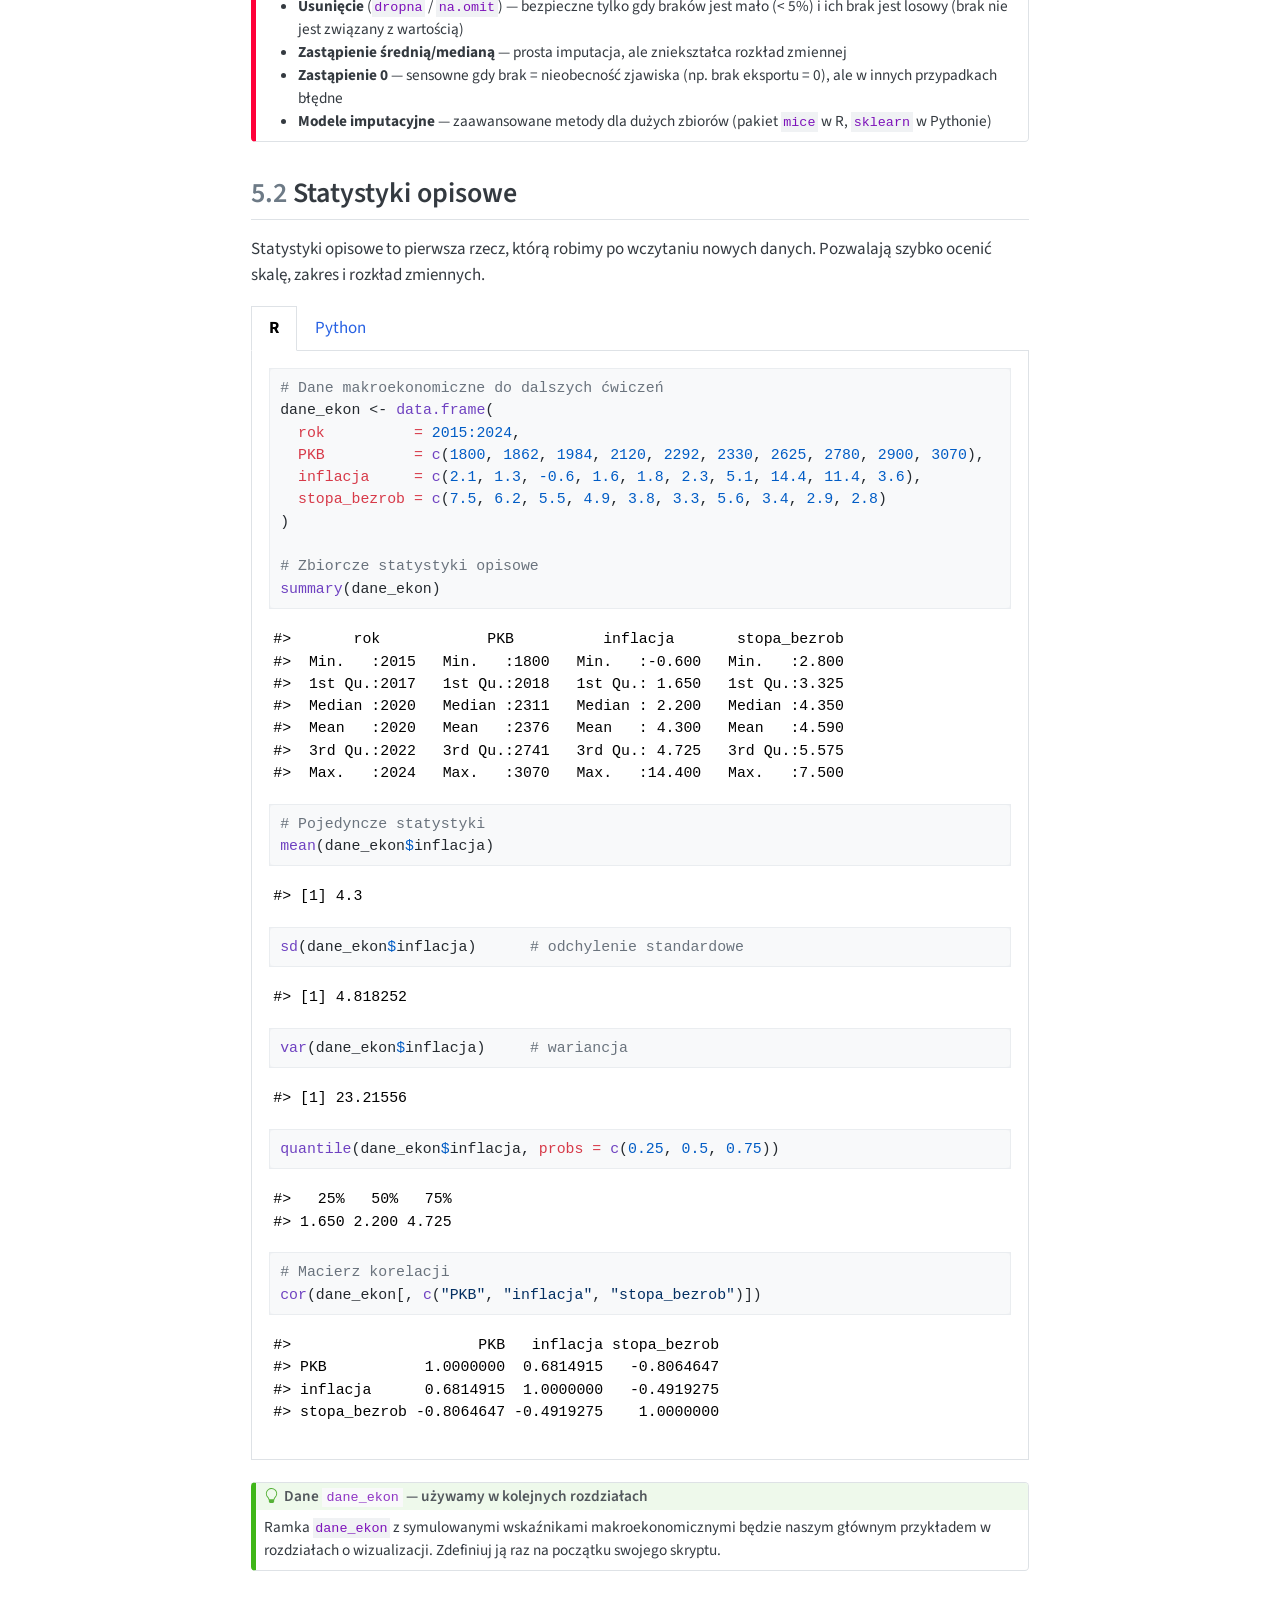
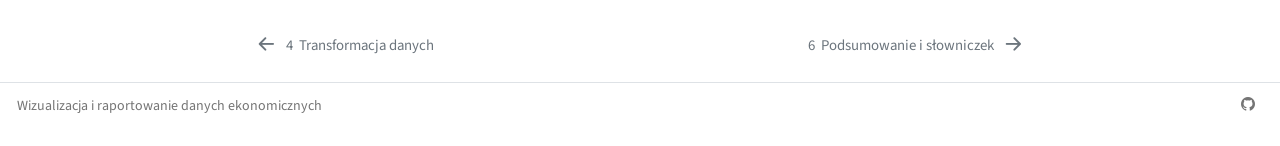
<file: 05_braki_statystyki.html>
<!DOCTYPE html>
<html xmlns="http://www.w3.org/1999/xhtml" lang="en" xml:lang="en"><head>

<meta charset="utf-8">
<meta name="generator" content="quarto-1.9.37">

<meta name="viewport" content="width=device-width, initial-scale=1.0, user-scalable=yes">


<title>5&nbsp; Braki danych i statystyki opisowe – Wizualizacja i raportowanie danych ekonomicznych</title>
<style>
/* Default styles provided by pandoc.
** See https://pandoc.org/MANUAL.html#variables-for-html for config info.
*/
code{white-space: pre-wrap;}
span.smallcaps{font-variant: small-caps;}
div.columns{display: flex; gap: min(4vw, 1.5em);}
div.column{flex: auto; overflow-x: auto;}
div.hanging-indent{margin-left: 1.5em; text-indent: -1.5em;}
ul.task-list{list-style: none;}
ul.task-list li input[type="checkbox"] {
  width: 0.8em;
  margin: 0 0.8em 0.2em -1em; /* quarto-specific, see https://github.com/quarto-dev/quarto-cli/issues/4556 */ 
  vertical-align: middle;
}
/* CSS for syntax highlighting */
html { -webkit-text-size-adjust: 100%; }
pre > code.sourceCode { white-space: pre; position: relative; }
pre > code.sourceCode > span { display: inline-block; line-height: 1.25; }
pre > code.sourceCode > span:empty { height: 1.2em; }
.sourceCode { overflow: visible; }
code.sourceCode > span { color: inherit; text-decoration: inherit; }
div.sourceCode { margin: 1em 0; }
pre.sourceCode { margin: 0; }
@media screen {
div.sourceCode { overflow: auto; }
}
@media print {
pre > code.sourceCode { white-space: pre-wrap; }
pre > code.sourceCode > span { text-indent: -5em; padding-left: 5em; }
}
pre.numberSource code
  { counter-reset: source-line 0; }
pre.numberSource code > span
  { position: relative; left: -4em; counter-increment: source-line; }
pre.numberSource code > span > a:first-child::before
  { content: counter(source-line);
    position: relative; left: -1em; text-align: right; vertical-align: baseline;
    border: none; display: inline-block;
    -webkit-touch-callout: none; -webkit-user-select: none;
    -khtml-user-select: none; -moz-user-select: none;
    -ms-user-select: none; user-select: none;
    padding: 0 4px; width: 4em;
  }
pre.numberSource { margin-left: 3em;  padding-left: 4px; }
div.sourceCode
  {   }
@media screen {
pre > code.sourceCode > span > a:first-child::before { text-decoration: underline; }
}
</style>


<script src="site_libs/quarto-nav/quarto-nav.js"></script>
<script src="site_libs/quarto-nav/headroom.min.js"></script>
<script src="site_libs/clipboard/clipboard.min.js"></script>
<script src="site_libs/quarto-search/autocomplete.umd.js"></script>
<script src="site_libs/quarto-search/fuse.min.js"></script>
<script src="site_libs/quarto-search/quarto-search.js"></script>
<meta name="quarto:offset" content="./">
<link href="./08_podsumowanie.html" rel="next">
<link href="./04_transformacja.html" rel="prev">
<script src="site_libs/quarto-html/quarto.js" type="module"></script>
<script src="site_libs/quarto-html/tabsets/tabsets.js" type="module"></script>
<script src="site_libs/quarto-html/popper.min.js"></script>
<script src="site_libs/quarto-html/tippy.umd.min.js"></script>
<script src="site_libs/quarto-html/anchor.min.js"></script>
<link href="site_libs/quarto-html/tippy.css" rel="stylesheet">
<link href="site_libs/quarto-html/quarto-syntax-highlighting-acf12a64177840b8d86f2d4f01b2e9fb.css" rel="stylesheet" id="quarto-text-highlighting-styles">
<script src="site_libs/bootstrap/bootstrap.min.js"></script>
<link href="site_libs/bootstrap/bootstrap-icons.css" rel="stylesheet">
<link href="site_libs/bootstrap/bootstrap-af3b44b46cba74a7a9aab75eb0a791d3.min.css" rel="stylesheet" append-hash="true" id="quarto-bootstrap" data-mode="light">
<script id="quarto-search-options" type="application/json">{
  "location": "navbar",
  "copy-button": false,
  "collapse-after": 3,
  "panel-placement": "end",
  "type": "overlay",
  "limit": 50,
  "keyboard-shortcut": [
    "f",
    "/",
    "s"
  ],
  "show-item-context": false,
  "language": {
    "search-no-results-text": "No results",
    "search-matching-documents-text": "matching documents",
    "search-copy-link-title": "Copy link to search",
    "search-hide-matches-text": "Hide additional matches",
    "search-more-match-text": "more match in this document",
    "search-more-matches-text": "more matches in this document",
    "search-clear-button-title": "Clear",
    "search-text-placeholder": "",
    "search-detached-cancel-button-title": "Cancel",
    "search-submit-button-title": "Submit",
    "search-label": "Search"
  }
}</script>
<style>html{ scroll-behavior: smooth; }</style>


<link rel="stylesheet" href="custom.css">
</head>

<body class="nav-sidebar docked nav-fixed quarto-light">

<div id="quarto-search-results"></div>
  <header id="quarto-header" class="headroom fixed-top">
    <nav class="navbar navbar-expand-lg " data-bs-theme="dark">
      <div class="navbar-container container-fluid">
      <div class="navbar-brand-container mx-auto">
    <a class="navbar-brand" href="./index.html">
    <span class="navbar-title">Wizualizacja i raportowanie danych ekonomicznych</span>
    </a>
  </div>
            <div id="quarto-search" class="" title="Search"></div>
          <button class="navbar-toggler" type="button" data-bs-toggle="collapse" data-bs-target="#navbarCollapse" aria-controls="navbarCollapse" role="menu" aria-expanded="false" aria-label="Toggle navigation" onclick="if (window.quartoToggleHeadroom) { window.quartoToggleHeadroom(); }">
  <span class="navbar-toggler-icon"></span>
</button>
          <div class="collapse navbar-collapse" id="navbarCollapse">
            <ul class="navbar-nav navbar-nav-scroll ms-auto">
  <li class="nav-item compact">
    <a class="nav-link" href="https://github.com"> <i class="bi bi-github" role="img">
</i> 
<span class="menu-text"></span></a>
  </li>  
</ul>
          </div> <!-- /navcollapse -->
            <div class="quarto-navbar-tools">
</div>
      </div> <!-- /container-fluid -->
    </nav>
  <nav class="quarto-secondary-nav">
    <div class="container-fluid d-flex">
      <button type="button" class="quarto-btn-toggle btn" data-bs-toggle="collapse" role="button" data-bs-target=".quarto-sidebar-collapse-item" aria-controls="quarto-sidebar" aria-expanded="false" aria-label="Toggle sidebar navigation" onclick="if (window.quartoToggleHeadroom) { window.quartoToggleHeadroom(); }">
        <i class="bi bi-layout-text-sidebar-reverse"></i>
      </button>
        <nav class="quarto-page-breadcrumbs" aria-label="breadcrumb"><ol class="breadcrumb"><li class="breadcrumb-item"><a href="./01_srodowisko.html">Część I — Podstawy języków i pracy z danymi</a></li><li class="breadcrumb-item"><a href="./05_braki_statystyki.html"><span class="chapter-number">5</span>&nbsp; <span class="chapter-title">Braki danych i statystyki opisowe</span></a></li></ol></nav>
        <a class="flex-grow-1" role="navigation" data-bs-toggle="collapse" data-bs-target=".quarto-sidebar-collapse-item" aria-controls="quarto-sidebar" aria-expanded="false" aria-label="Toggle sidebar navigation" onclick="if (window.quartoToggleHeadroom) { window.quartoToggleHeadroom(); }">      
        </a>
      <button type="button" class="btn quarto-search-button" aria-label="Search" onclick="window.quartoOpenSearch();">
        <i class="bi bi-search"></i>
      </button>
    </div>
  </nav>
</header>
<!-- content -->
<div id="quarto-content" class="quarto-container page-columns page-rows-contents page-layout-article page-navbar">
<!-- sidebar -->
  <nav id="quarto-sidebar" class="sidebar collapse collapse-horizontal quarto-sidebar-collapse-item sidebar-navigation docked overflow-auto">
        <div class="mt-2 flex-shrink-0 align-items-center">
        <div class="sidebar-search">
        <div id="quarto-search" class="" title="Search"></div>
        </div>
        </div>
    <div class="sidebar-menu-container"> 
    <ul class="list-unstyled mt-1">
        <li class="sidebar-item">
  <div class="sidebar-item-container"> 
  <a href="./index.html" class="sidebar-item-text sidebar-link">
 <span class="menu-text">Przedmowa</span></a>
  </div>
</li>
        <li class="sidebar-item sidebar-item-section">
      <div class="sidebar-item-container"> 
            <a class="sidebar-item-text sidebar-link text-start" data-bs-toggle="collapse" data-bs-target="#quarto-sidebar-section-1" role="navigation" aria-expanded="true">
 <span class="menu-text">Część I — Podstawy języków i pracy z danymi</span></a>
          <a class="sidebar-item-toggle text-start" data-bs-toggle="collapse" data-bs-target="#quarto-sidebar-section-1" role="navigation" aria-expanded="true" aria-label="Toggle section">
            <i class="bi bi-chevron-right ms-2"></i>
          </a> 
      </div>
      <ul id="quarto-sidebar-section-1" class="collapse list-unstyled sidebar-section depth1 show">  
          <li class="sidebar-item">
  <div class="sidebar-item-container"> 
  <a href="./01_srodowisko.html" class="sidebar-item-text sidebar-link">
 <span class="menu-text"><span class="chapter-number">1</span>&nbsp; <span class="chapter-title">Środowisko pracy</span></span></a>
  </div>
</li>
          <li class="sidebar-item">
  <div class="sidebar-item-container"> 
  <a href="./02_typy_wektory.html" class="sidebar-item-text sidebar-link">
 <span class="menu-text"><span class="chapter-number">2</span>&nbsp; <span class="chapter-title">Typy danych i wektory</span></span></a>
  </div>
</li>
          <li class="sidebar-item">
  <div class="sidebar-item-container"> 
  <a href="./03_ramki_danych.html" class="sidebar-item-text sidebar-link">
 <span class="menu-text"><span class="chapter-number">3</span>&nbsp; <span class="chapter-title">Ramki danych</span></span></a>
  </div>
</li>
          <li class="sidebar-item">
  <div class="sidebar-item-container"> 
  <a href="./04_transformacja.html" class="sidebar-item-text sidebar-link">
 <span class="menu-text"><span class="chapter-number">4</span>&nbsp; <span class="chapter-title">Transformacja danych</span></span></a>
  </div>
</li>
          <li class="sidebar-item">
  <div class="sidebar-item-container"> 
  <a href="./05_braki_statystyki.html" class="sidebar-item-text sidebar-link active">
 <span class="menu-text"><span class="chapter-number">5</span>&nbsp; <span class="chapter-title">Braki danych i statystyki opisowe</span></span></a>
  </div>
</li>
          <li class="sidebar-item">
  <div class="sidebar-item-container"> 
  <a href="./08_podsumowanie.html" class="sidebar-item-text sidebar-link">
 <span class="menu-text"><span class="chapter-number">6</span>&nbsp; <span class="chapter-title">Podsumowanie i słowniczek</span></span></a>
  </div>
</li>
      </ul>
  </li>
        <li class="sidebar-item sidebar-item-section">
      <div class="sidebar-item-container"> 
            <a class="sidebar-item-text sidebar-link text-start" data-bs-toggle="collapse" data-bs-target="#quarto-sidebar-section-2" role="navigation" aria-expanded="true">
 <span class="menu-text">Część II — Wizualizacja danych</span></a>
          <a class="sidebar-item-toggle text-start" data-bs-toggle="collapse" data-bs-target="#quarto-sidebar-section-2" role="navigation" aria-expanded="true" aria-label="Toggle section">
            <i class="bi bi-chevron-right ms-2"></i>
          </a> 
      </div>
      <ul id="quarto-sidebar-section-2" class="collapse list-unstyled sidebar-section depth1 show">  
          <li class="sidebar-item">
  <div class="sidebar-item-container"> 
  <a href="./06_wizualizacja_wprowadzenie.html" class="sidebar-item-text sidebar-link">
 <span class="menu-text"><span class="chapter-number">7</span>&nbsp; <span class="chapter-title">Wprowadzenie do wizualizacji danych</span></span></a>
  </div>
</li>
          <li class="sidebar-item">
  <div class="sidebar-item-container"> 
  <a href="./07a_wykresy_podstawowe.html" class="sidebar-item-text sidebar-link">
 <span class="menu-text"><span class="chapter-number">8</span>&nbsp; <span class="chapter-title">Podstawowe typy wykresów</span></span></a>
  </div>
</li>
          <li class="sidebar-item">
  <div class="sidebar-item-container"> 
  <a href="./07b_anatomia_wykresu.html" class="sidebar-item-text sidebar-link">
 <span class="menu-text"><span class="chapter-number">9</span>&nbsp; <span class="chapter-title">Anatomia wykresu — dostosowywanie w ggplot2 i matplotlib</span></span></a>
  </div>
</li>
      </ul>
  </li>
        <li class="sidebar-item sidebar-item-section">
      <div class="sidebar-item-container"> 
            <a class="sidebar-item-text sidebar-link text-start" data-bs-toggle="collapse" data-bs-target="#quarto-sidebar-section-3" role="navigation" aria-expanded="true">
 <span class="menu-text">Część III — Raportowanie w Quarto</span></a>
          <a class="sidebar-item-toggle text-start" data-bs-toggle="collapse" data-bs-target="#quarto-sidebar-section-3" role="navigation" aria-expanded="true" aria-label="Toggle section">
            <i class="bi bi-chevron-right ms-2"></i>
          </a> 
      </div>
      <ul id="quarto-sidebar-section-3" class="collapse list-unstyled sidebar-section depth1 show">  
          <li class="sidebar-item">
  <div class="sidebar-item-container"> 
  <a href="./09_raporty_quarto.html" class="sidebar-item-text sidebar-link">
 <span class="menu-text"><span class="chapter-number">10</span>&nbsp; <span class="chapter-title">Raporty reprodukowalne w Quarto</span></span></a>
  </div>
</li>
      </ul>
  </li>
    </ul>
    </div>
</nav>
<div id="quarto-sidebar-glass" class="quarto-sidebar-collapse-item" data-bs-toggle="collapse" data-bs-target=".quarto-sidebar-collapse-item"></div>
<!-- margin-sidebar -->
    <div id="quarto-margin-sidebar" class="sidebar margin-sidebar">
        <nav id="TOC" role="doc-toc" class="toc-active">
    <h2 id="toc-title">Spis treści</h2>
   
  <ul>
  <li><a href="#obsługa-brakujących-danych" id="toc-obsługa-brakujących-danych" class="nav-link active" data-scroll-target="#obsługa-brakujących-danych"><span class="header-section-number">5.1</span> Obsługa brakujących danych</a></li>
  <li><a href="#statystyki-opisowe" id="toc-statystyki-opisowe" class="nav-link" data-scroll-target="#statystyki-opisowe"><span class="header-section-number">5.2</span> Statystyki opisowe</a></li>
  </ul>
</nav>
    </div>
<!-- main -->
<main class="content" id="quarto-document-content">

<header id="title-block-header" class="quarto-title-block default"><nav class="quarto-page-breadcrumbs quarto-title-breadcrumbs d-none d-lg-block" aria-label="breadcrumb"><ol class="breadcrumb"><li class="breadcrumb-item"><a href="./01_srodowisko.html">Część I — Podstawy języków i pracy z danymi</a></li><li class="breadcrumb-item"><a href="./05_braki_statystyki.html"><span class="chapter-number">5</span>&nbsp; <span class="chapter-title">Braki danych i statystyki opisowe</span></a></li></ol></nav>
<div class="quarto-title">
<h1 class="title"><span id="sec-missing-stats" class="quarto-section-identifier"><span class="chapter-number">5</span>&nbsp; <span class="chapter-title">Braki danych i statystyki opisowe</span></span></h1>
</div>



<div class="quarto-title-meta">

    
  
    
  </div>
  


</header>


<section id="obsługa-brakujących-danych" class="level2" data-number="5.1">
<h2 data-number="5.1" class="anchored" data-anchor-id="obsługa-brakujących-danych"><span class="header-section-number">5.1</span> Obsługa brakujących danych</h2>
<p>W rzeczywistych danych ekonomicznych prawie zawsze występują braki — respondent nie odpowiedział, dane nie zostały zebrane, pomiar się nie powiódł. Ważne, żeby umieć je wykryć i świadomie obsłużyć.</p>
<div class="tabset-margin-container"></div><div class="panel-tabset">
<ul class="nav nav-tabs" role="tablist"><li class="nav-item" role="presentation"><a class="nav-link active" id="tabset-1-1-tab" data-bs-toggle="tab" data-bs-target="#tabset-1-1" role="tab" aria-controls="tabset-1-1" aria-selected="true" href="">R</a></li><li class="nav-item" role="presentation"><a class="nav-link" id="tabset-1-2-tab" data-bs-toggle="tab" data-bs-target="#tabset-1-2" role="tab" aria-controls="tabset-1-2" aria-selected="false" href="">Python</a></li></ul>
<div class="tab-content">
<div id="tabset-1-1" class="tab-pane active" role="tabpanel" aria-labelledby="tabset-1-1-tab">
<div class="cell">
<div class="code-copy-outer-scaffold"><div class="sourceCode cell-code" id="cb1"><pre class="sourceCode r code-with-copy"><code class="sourceCode r"><span id="cb1-1"><a href="#cb1-1" aria-hidden="true" tabindex="-1"></a><span class="fu">library</span>(dplyr)</span>
<span id="cb1-2"><a href="#cb1-2" aria-hidden="true" tabindex="-1"></a></span>
<span id="cb1-3"><a href="#cb1-3" aria-hidden="true" tabindex="-1"></a><span class="co"># Przykładowe dane z brakami</span></span>
<span id="cb1-4"><a href="#cb1-4" aria-hidden="true" tabindex="-1"></a>dane_z_brakami <span class="ot">&lt;-</span> <span class="fu">data.frame</span>(</span>
<span id="cb1-5"><a href="#cb1-5" aria-hidden="true" tabindex="-1"></a>  <span class="at">kraj     =</span> <span class="fu">c</span>(<span class="st">"PL"</span>, <span class="st">"DE"</span>, <span class="st">"FR"</span>, <span class="st">"IT"</span>, <span class="cn">NA</span>),</span>
<span id="cb1-6"><a href="#cb1-6" aria-hidden="true" tabindex="-1"></a>  <span class="at">PKB      =</span> <span class="fu">c</span>(<span class="dv">674</span>, <span class="dv">4260</span>, <span class="dv">2925</span>, <span class="cn">NA</span>, <span class="dv">1418</span>),</span>
<span id="cb1-7"><a href="#cb1-7" aria-hidden="true" tabindex="-1"></a>  <span class="at">inflacja =</span> <span class="fu">c</span>(<span class="fl">3.4</span>, <span class="fl">2.1</span>, <span class="cn">NA</span>, <span class="fl">8.7</span>, <span class="cn">NA</span>)</span>
<span id="cb1-8"><a href="#cb1-8" aria-hidden="true" tabindex="-1"></a>)</span>
<span id="cb1-9"><a href="#cb1-9" aria-hidden="true" tabindex="-1"></a></span>
<span id="cb1-10"><a href="#cb1-10" aria-hidden="true" tabindex="-1"></a><span class="co"># Wykrywanie braków</span></span>
<span id="cb1-11"><a href="#cb1-11" aria-hidden="true" tabindex="-1"></a><span class="fu">is.na</span>(dane_z_brakami)           <span class="co"># maska logiczna (TRUE = brak)</span></span></code></pre></div><button title="Copy to Clipboard" class="code-copy-button"><i class="bi"></i></button></div>
<div class="cell-output cell-output-stdout">
<pre><code>#&gt;       kraj   PKB inflacja
#&gt; [1,] FALSE FALSE    FALSE
#&gt; [2,] FALSE FALSE    FALSE
#&gt; [3,] FALSE FALSE     TRUE
#&gt; [4,] FALSE  TRUE    FALSE
#&gt; [5,]  TRUE FALSE     TRUE</code></pre>
</div>
<div class="code-copy-outer-scaffold"><div class="sourceCode cell-code" id="cb3"><pre class="sourceCode r code-with-copy"><code class="sourceCode r"><span id="cb3-1"><a href="#cb3-1" aria-hidden="true" tabindex="-1"></a><span class="fu">sum</span>(<span class="fu">is.na</span>(dane_z_brakami))      <span class="co"># całkowita liczba braków</span></span></code></pre></div><button title="Copy to Clipboard" class="code-copy-button"><i class="bi"></i></button></div>
<div class="cell-output cell-output-stdout">
<pre><code>#&gt; [1] 4</code></pre>
</div>
<div class="code-copy-outer-scaffold"><div class="sourceCode cell-code" id="cb5"><pre class="sourceCode r code-with-copy"><code class="sourceCode r"><span id="cb5-1"><a href="#cb5-1" aria-hidden="true" tabindex="-1"></a><span class="fu">colSums</span>(<span class="fu">is.na</span>(dane_z_brakami))  <span class="co"># braki w każdej kolumnie</span></span></code></pre></div><button title="Copy to Clipboard" class="code-copy-button"><i class="bi"></i></button></div>
<div class="cell-output cell-output-stdout">
<pre><code>#&gt;     kraj      PKB inflacja 
#&gt;        1        1        2</code></pre>
</div>
</div>
<div class="cell">
<div class="code-copy-outer-scaffold"><div class="sourceCode cell-code" id="cb7"><pre class="sourceCode r code-with-copy"><code class="sourceCode r"><span id="cb7-1"><a href="#cb7-1" aria-hidden="true" tabindex="-1"></a><span class="co"># Usunięcie wierszy z brakami</span></span>
<span id="cb7-2"><a href="#cb7-2" aria-hidden="true" tabindex="-1"></a><span class="fu">na.omit</span>(dane_z_brakami)</span></code></pre></div><button title="Copy to Clipboard" class="code-copy-button"><i class="bi"></i></button></div>
<div class="cell-output cell-output-stdout">
<pre><code>#&gt;   kraj  PKB inflacja
#&gt; 1   PL  674      3.4
#&gt; 2   DE 4260      2.1</code></pre>
</div>
<div class="code-copy-outer-scaffold"><div class="sourceCode cell-code" id="cb9"><pre class="sourceCode r code-with-copy"><code class="sourceCode r"><span id="cb9-1"><a href="#cb9-1" aria-hidden="true" tabindex="-1"></a><span class="co"># Zastąpienie braków — różne strategie</span></span>
<span id="cb9-2"><a href="#cb9-2" aria-hidden="true" tabindex="-1"></a>dane_z_brakami <span class="sc">|&gt;</span></span>
<span id="cb9-3"><a href="#cb9-3" aria-hidden="true" tabindex="-1"></a>  <span class="fu">mutate</span>(</span>
<span id="cb9-4"><a href="#cb9-4" aria-hidden="true" tabindex="-1"></a>    <span class="at">PKB      =</span> <span class="fu">ifelse</span>(<span class="fu">is.na</span>(PKB),      <span class="fu">mean</span>(PKB,      <span class="at">na.rm =</span> <span class="cn">TRUE</span>), PKB),</span>
<span id="cb9-5"><a href="#cb9-5" aria-hidden="true" tabindex="-1"></a>    <span class="at">inflacja =</span> <span class="fu">ifelse</span>(<span class="fu">is.na</span>(inflacja), <span class="fu">median</span>(inflacja, <span class="at">na.rm =</span> <span class="cn">TRUE</span>), inflacja)</span>
<span id="cb9-6"><a href="#cb9-6" aria-hidden="true" tabindex="-1"></a>  )</span></code></pre></div><button title="Copy to Clipboard" class="code-copy-button"><i class="bi"></i></button></div>
<div class="cell-output cell-output-stdout">
<pre><code>#&gt;   kraj     PKB inflacja
#&gt; 1   PL  674.00      3.4
#&gt; 2   DE 4260.00      2.1
#&gt; 3   FR 2925.00      3.4
#&gt; 4   IT 2319.25      8.7
#&gt; 5 &lt;NA&gt; 1418.00      3.4</code></pre>
</div>
</div>
</div>
<div id="tabset-1-2" class="tab-pane" role="tabpanel" aria-labelledby="tabset-1-2-tab">
<div class="code-copy-outer-scaffold"><div class="sourceCode" id="cb11"><pre class="sourceCode python code-with-copy"><code class="sourceCode python"><span id="cb11-1"><a href="#cb11-1" aria-hidden="true" tabindex="-1"></a><span class="im">import</span> pandas <span class="im">as</span> pd</span>
<span id="cb11-2"><a href="#cb11-2" aria-hidden="true" tabindex="-1"></a><span class="im">import</span> numpy <span class="im">as</span> np</span>
<span id="cb11-3"><a href="#cb11-3" aria-hidden="true" tabindex="-1"></a></span>
<span id="cb11-4"><a href="#cb11-4" aria-hidden="true" tabindex="-1"></a><span class="co"># Przykładowe dane z brakami</span></span>
<span id="cb11-5"><a href="#cb11-5" aria-hidden="true" tabindex="-1"></a>dane_z_brakami <span class="op">=</span> pd.DataFrame({</span>
<span id="cb11-6"><a href="#cb11-6" aria-hidden="true" tabindex="-1"></a>    <span class="st">"kraj"</span>:     [<span class="st">"PL"</span>, <span class="st">"DE"</span>, <span class="st">"FR"</span>, <span class="st">"IT"</span>, <span class="va">None</span>],</span>
<span id="cb11-7"><a href="#cb11-7" aria-hidden="true" tabindex="-1"></a>    <span class="st">"PKB"</span>:      [<span class="dv">674</span>, <span class="dv">4260</span>, <span class="dv">2925</span>, <span class="va">None</span>, <span class="dv">1418</span>],</span>
<span id="cb11-8"><a href="#cb11-8" aria-hidden="true" tabindex="-1"></a>    <span class="st">"inflacja"</span>: [<span class="fl">3.4</span>, <span class="fl">2.1</span>, <span class="va">None</span>, <span class="fl">8.7</span>, <span class="va">None</span>]</span>
<span id="cb11-9"><a href="#cb11-9" aria-hidden="true" tabindex="-1"></a>})</span>
<span id="cb11-10"><a href="#cb11-10" aria-hidden="true" tabindex="-1"></a></span>
<span id="cb11-11"><a href="#cb11-11" aria-hidden="true" tabindex="-1"></a><span class="co"># Wykrywanie braków</span></span>
<span id="cb11-12"><a href="#cb11-12" aria-hidden="true" tabindex="-1"></a>dane_z_brakami.isna()              <span class="co"># maska logiczna</span></span>
<span id="cb11-13"><a href="#cb11-13" aria-hidden="true" tabindex="-1"></a>dane_z_brakami.isna().<span class="bu">sum</span>()        <span class="co"># braki w każdej kolumnie</span></span>
<span id="cb11-14"><a href="#cb11-14" aria-hidden="true" tabindex="-1"></a>dane_z_brakami.isna().<span class="bu">sum</span>().<span class="bu">sum</span>()  <span class="co"># całkowita liczba braków</span></span></code></pre></div><button title="Copy to Clipboard" class="code-copy-button"><i class="bi"></i></button></div>
<div class="code-copy-outer-scaffold"><div class="sourceCode" id="cb12"><pre class="sourceCode python code-with-copy"><code class="sourceCode python"><span id="cb12-1"><a href="#cb12-1" aria-hidden="true" tabindex="-1"></a><span class="co"># Usunięcie wierszy z brakami</span></span>
<span id="cb12-2"><a href="#cb12-2" aria-hidden="true" tabindex="-1"></a>dane_z_brakami.dropna()</span>
<span id="cb12-3"><a href="#cb12-3" aria-hidden="true" tabindex="-1"></a></span>
<span id="cb12-4"><a href="#cb12-4" aria-hidden="true" tabindex="-1"></a><span class="co"># Zastąpienie braków — różne strategie</span></span>
<span id="cb12-5"><a href="#cb12-5" aria-hidden="true" tabindex="-1"></a>dane_z_brakami.fillna({</span>
<span id="cb12-6"><a href="#cb12-6" aria-hidden="true" tabindex="-1"></a>    <span class="st">"PKB"</span>:      dane_z_brakami[<span class="st">"PKB"</span>].mean(),</span>
<span id="cb12-7"><a href="#cb12-7" aria-hidden="true" tabindex="-1"></a>    <span class="st">"inflacja"</span>: dane_z_brakami[<span class="st">"inflacja"</span>].median()</span>
<span id="cb12-8"><a href="#cb12-8" aria-hidden="true" tabindex="-1"></a>})</span></code></pre></div><button title="Copy to Clipboard" class="code-copy-button"><i class="bi"></i></button></div>
</div>
</div>
</div>
<div class="callout callout-style-default callout-important callout-titled">
<div class="callout-header d-flex align-content-center">
<div class="callout-icon-container">
<i class="callout-icon"></i>
</div>
<div class="callout-title-container flex-fill">
<span class="screen-reader-only">Important</span>Strategie obsługi braków — wybór ma znaczenie ekonomiczne
</div>
</div>
<div class="callout-body-container callout-body">
<ul>
<li><strong>Usunięcie</strong> (<code>dropna</code> / <code>na.omit</code>) — bezpieczne tylko gdy braków jest mało (&lt; 5%) i ich brak jest losowy (brak nie jest związany z wartością)</li>
<li><strong>Zastąpienie średnią/medianą</strong> — prosta imputacja, ale zniekształca rozkład zmiennej</li>
<li><strong>Zastąpienie 0</strong> — sensowne gdy brak = nieobecność zjawiska (np. brak eksportu = 0), ale w innych przypadkach błędne</li>
<li><strong>Modele imputacyjne</strong> — zaawansowane metody dla dużych zbiorów (pakiet <code>mice</code> w R, <code>sklearn</code> w Pythonie)</li>
</ul>
</div>
</div>
</section>
<section id="statystyki-opisowe" class="level2" data-number="5.2">
<h2 data-number="5.2" class="anchored" data-anchor-id="statystyki-opisowe"><span class="header-section-number">5.2</span> Statystyki opisowe</h2>
<p>Statystyki opisowe to pierwsza rzecz, którą robimy po wczytaniu nowych danych. Pozwalają szybko ocenić skalę, zakres i rozkład zmiennych.</p>
<div class="tabset-margin-container"></div><div class="panel-tabset">
<ul class="nav nav-tabs" role="tablist"><li class="nav-item" role="presentation"><a class="nav-link active" id="tabset-2-1-tab" data-bs-toggle="tab" data-bs-target="#tabset-2-1" role="tab" aria-controls="tabset-2-1" aria-selected="true" href="">R</a></li><li class="nav-item" role="presentation"><a class="nav-link" id="tabset-2-2-tab" data-bs-toggle="tab" data-bs-target="#tabset-2-2" role="tab" aria-controls="tabset-2-2" aria-selected="false" href="">Python</a></li></ul>
<div class="tab-content">
<div id="tabset-2-1" class="tab-pane active" role="tabpanel" aria-labelledby="tabset-2-1-tab">
<div class="cell">
<div class="code-copy-outer-scaffold"><div class="sourceCode cell-code" id="cb13"><pre class="sourceCode r code-with-copy"><code class="sourceCode r"><span id="cb13-1"><a href="#cb13-1" aria-hidden="true" tabindex="-1"></a><span class="co"># Dane makroekonomiczne do dalszych ćwiczeń</span></span>
<span id="cb13-2"><a href="#cb13-2" aria-hidden="true" tabindex="-1"></a>dane_ekon <span class="ot">&lt;-</span> <span class="fu">data.frame</span>(</span>
<span id="cb13-3"><a href="#cb13-3" aria-hidden="true" tabindex="-1"></a>  <span class="at">rok          =</span> <span class="dv">2015</span><span class="sc">:</span><span class="dv">2024</span>,</span>
<span id="cb13-4"><a href="#cb13-4" aria-hidden="true" tabindex="-1"></a>  <span class="at">PKB          =</span> <span class="fu">c</span>(<span class="dv">1800</span>, <span class="dv">1862</span>, <span class="dv">1984</span>, <span class="dv">2120</span>, <span class="dv">2292</span>, <span class="dv">2330</span>, <span class="dv">2625</span>, <span class="dv">2780</span>, <span class="dv">2900</span>, <span class="dv">3070</span>),</span>
<span id="cb13-5"><a href="#cb13-5" aria-hidden="true" tabindex="-1"></a>  <span class="at">inflacja     =</span> <span class="fu">c</span>(<span class="fl">2.1</span>, <span class="fl">1.3</span>, <span class="sc">-</span><span class="fl">0.6</span>, <span class="fl">1.6</span>, <span class="fl">1.8</span>, <span class="fl">2.3</span>, <span class="fl">5.1</span>, <span class="fl">14.4</span>, <span class="fl">11.4</span>, <span class="fl">3.6</span>),</span>
<span id="cb13-6"><a href="#cb13-6" aria-hidden="true" tabindex="-1"></a>  <span class="at">stopa_bezrob =</span> <span class="fu">c</span>(<span class="fl">7.5</span>, <span class="fl">6.2</span>, <span class="fl">5.5</span>, <span class="fl">4.9</span>, <span class="fl">3.8</span>, <span class="fl">3.3</span>, <span class="fl">5.6</span>, <span class="fl">3.4</span>, <span class="fl">2.9</span>, <span class="fl">2.8</span>)</span>
<span id="cb13-7"><a href="#cb13-7" aria-hidden="true" tabindex="-1"></a>)</span>
<span id="cb13-8"><a href="#cb13-8" aria-hidden="true" tabindex="-1"></a></span>
<span id="cb13-9"><a href="#cb13-9" aria-hidden="true" tabindex="-1"></a><span class="co"># Zbiorcze statystyki opisowe</span></span>
<span id="cb13-10"><a href="#cb13-10" aria-hidden="true" tabindex="-1"></a><span class="fu">summary</span>(dane_ekon)</span></code></pre></div><button title="Copy to Clipboard" class="code-copy-button"><i class="bi"></i></button></div>
<div class="cell-output cell-output-stdout">
<pre><code>#&gt;       rok            PKB          inflacja       stopa_bezrob  
#&gt;  Min.   :2015   Min.   :1800   Min.   :-0.600   Min.   :2.800  
#&gt;  1st Qu.:2017   1st Qu.:2018   1st Qu.: 1.650   1st Qu.:3.325  
#&gt;  Median :2020   Median :2311   Median : 2.200   Median :4.350  
#&gt;  Mean   :2020   Mean   :2376   Mean   : 4.300   Mean   :4.590  
#&gt;  3rd Qu.:2022   3rd Qu.:2741   3rd Qu.: 4.725   3rd Qu.:5.575  
#&gt;  Max.   :2024   Max.   :3070   Max.   :14.400   Max.   :7.500</code></pre>
</div>
</div>
<div class="cell">
<div class="code-copy-outer-scaffold"><div class="sourceCode cell-code" id="cb15"><pre class="sourceCode r code-with-copy"><code class="sourceCode r"><span id="cb15-1"><a href="#cb15-1" aria-hidden="true" tabindex="-1"></a><span class="co"># Pojedyncze statystyki</span></span>
<span id="cb15-2"><a href="#cb15-2" aria-hidden="true" tabindex="-1"></a><span class="fu">mean</span>(dane_ekon<span class="sc">$</span>inflacja)</span></code></pre></div><button title="Copy to Clipboard" class="code-copy-button"><i class="bi"></i></button></div>
<div class="cell-output cell-output-stdout">
<pre><code>#&gt; [1] 4.3</code></pre>
</div>
<div class="code-copy-outer-scaffold"><div class="sourceCode cell-code" id="cb17"><pre class="sourceCode r code-with-copy"><code class="sourceCode r"><span id="cb17-1"><a href="#cb17-1" aria-hidden="true" tabindex="-1"></a><span class="fu">sd</span>(dane_ekon<span class="sc">$</span>inflacja)      <span class="co"># odchylenie standardowe</span></span></code></pre></div><button title="Copy to Clipboard" class="code-copy-button"><i class="bi"></i></button></div>
<div class="cell-output cell-output-stdout">
<pre><code>#&gt; [1] 4.818252</code></pre>
</div>
<div class="code-copy-outer-scaffold"><div class="sourceCode cell-code" id="cb19"><pre class="sourceCode r code-with-copy"><code class="sourceCode r"><span id="cb19-1"><a href="#cb19-1" aria-hidden="true" tabindex="-1"></a><span class="fu">var</span>(dane_ekon<span class="sc">$</span>inflacja)     <span class="co"># wariancja</span></span></code></pre></div><button title="Copy to Clipboard" class="code-copy-button"><i class="bi"></i></button></div>
<div class="cell-output cell-output-stdout">
<pre><code>#&gt; [1] 23.21556</code></pre>
</div>
<div class="code-copy-outer-scaffold"><div class="sourceCode cell-code" id="cb21"><pre class="sourceCode r code-with-copy"><code class="sourceCode r"><span id="cb21-1"><a href="#cb21-1" aria-hidden="true" tabindex="-1"></a><span class="fu">quantile</span>(dane_ekon<span class="sc">$</span>inflacja, <span class="at">probs =</span> <span class="fu">c</span>(<span class="fl">0.25</span>, <span class="fl">0.5</span>, <span class="fl">0.75</span>))</span></code></pre></div><button title="Copy to Clipboard" class="code-copy-button"><i class="bi"></i></button></div>
<div class="cell-output cell-output-stdout">
<pre><code>#&gt;   25%   50%   75% 
#&gt; 1.650 2.200 4.725</code></pre>
</div>
<div class="code-copy-outer-scaffold"><div class="sourceCode cell-code" id="cb23"><pre class="sourceCode r code-with-copy"><code class="sourceCode r"><span id="cb23-1"><a href="#cb23-1" aria-hidden="true" tabindex="-1"></a><span class="co"># Macierz korelacji</span></span>
<span id="cb23-2"><a href="#cb23-2" aria-hidden="true" tabindex="-1"></a><span class="fu">cor</span>(dane_ekon[, <span class="fu">c</span>(<span class="st">"PKB"</span>, <span class="st">"inflacja"</span>, <span class="st">"stopa_bezrob"</span>)])</span></code></pre></div><button title="Copy to Clipboard" class="code-copy-button"><i class="bi"></i></button></div>
<div class="cell-output cell-output-stdout">
<pre><code>#&gt;                     PKB   inflacja stopa_bezrob
#&gt; PKB           1.0000000  0.6814915   -0.8064647
#&gt; inflacja      0.6814915  1.0000000   -0.4919275
#&gt; stopa_bezrob -0.8064647 -0.4919275    1.0000000</code></pre>
</div>
</div>
</div>
<div id="tabset-2-2" class="tab-pane" role="tabpanel" aria-labelledby="tabset-2-2-tab">
<div class="code-copy-outer-scaffold"><div class="sourceCode" id="cb25"><pre class="sourceCode python code-with-copy"><code class="sourceCode python"><span id="cb25-1"><a href="#cb25-1" aria-hidden="true" tabindex="-1"></a><span class="im">import</span> pandas <span class="im">as</span> pd</span>
<span id="cb25-2"><a href="#cb25-2" aria-hidden="true" tabindex="-1"></a></span>
<span id="cb25-3"><a href="#cb25-3" aria-hidden="true" tabindex="-1"></a><span class="co"># Dane makroekonomiczne</span></span>
<span id="cb25-4"><a href="#cb25-4" aria-hidden="true" tabindex="-1"></a>dane_ekon <span class="op">=</span> pd.DataFrame({</span>
<span id="cb25-5"><a href="#cb25-5" aria-hidden="true" tabindex="-1"></a>    <span class="st">"rok"</span>:          <span class="bu">list</span>(<span class="bu">range</span>(<span class="dv">2015</span>, <span class="dv">2025</span>)),</span>
<span id="cb25-6"><a href="#cb25-6" aria-hidden="true" tabindex="-1"></a>    <span class="st">"PKB"</span>:          [<span class="dv">1800</span>, <span class="dv">1862</span>, <span class="dv">1984</span>, <span class="dv">2120</span>, <span class="dv">2292</span>, <span class="dv">2330</span>, <span class="dv">2625</span>, <span class="dv">2780</span>, <span class="dv">2900</span>, <span class="dv">3070</span>],</span>
<span id="cb25-7"><a href="#cb25-7" aria-hidden="true" tabindex="-1"></a>    <span class="st">"inflacja"</span>:     [<span class="fl">2.1</span>, <span class="fl">1.3</span>, <span class="op">-</span><span class="fl">0.6</span>, <span class="fl">1.6</span>, <span class="fl">1.8</span>, <span class="fl">2.3</span>, <span class="fl">5.1</span>, <span class="fl">14.4</span>, <span class="fl">11.4</span>, <span class="fl">3.6</span>],</span>
<span id="cb25-8"><a href="#cb25-8" aria-hidden="true" tabindex="-1"></a>    <span class="st">"stopa_bezrob"</span>: [<span class="fl">7.5</span>, <span class="fl">6.2</span>, <span class="fl">5.5</span>, <span class="fl">4.9</span>, <span class="fl">3.8</span>, <span class="fl">3.3</span>, <span class="fl">5.6</span>, <span class="fl">3.4</span>, <span class="fl">2.9</span>, <span class="fl">2.8</span>]</span>
<span id="cb25-9"><a href="#cb25-9" aria-hidden="true" tabindex="-1"></a>})</span>
<span id="cb25-10"><a href="#cb25-10" aria-hidden="true" tabindex="-1"></a></span>
<span id="cb25-11"><a href="#cb25-11" aria-hidden="true" tabindex="-1"></a><span class="co"># Zbiorcze statystyki opisowe</span></span>
<span id="cb25-12"><a href="#cb25-12" aria-hidden="true" tabindex="-1"></a>dane_ekon.describe()</span></code></pre></div><button title="Copy to Clipboard" class="code-copy-button"><i class="bi"></i></button></div>
<div class="code-copy-outer-scaffold"><div class="sourceCode" id="cb26"><pre class="sourceCode python code-with-copy"><code class="sourceCode python"><span id="cb26-1"><a href="#cb26-1" aria-hidden="true" tabindex="-1"></a><span class="co"># Pojedyncze statystyki</span></span>
<span id="cb26-2"><a href="#cb26-2" aria-hidden="true" tabindex="-1"></a>dane_ekon[<span class="st">"inflacja"</span>].mean()</span>
<span id="cb26-3"><a href="#cb26-3" aria-hidden="true" tabindex="-1"></a>dane_ekon[<span class="st">"inflacja"</span>].std()       <span class="co"># odchylenie standardowe</span></span>
<span id="cb26-4"><a href="#cb26-4" aria-hidden="true" tabindex="-1"></a>dane_ekon[<span class="st">"inflacja"</span>].var()       <span class="co"># wariancja</span></span>
<span id="cb26-5"><a href="#cb26-5" aria-hidden="true" tabindex="-1"></a>dane_ekon[<span class="st">"inflacja"</span>].quantile([<span class="fl">0.25</span>, <span class="fl">0.5</span>, <span class="fl">0.75</span>])</span>
<span id="cb26-6"><a href="#cb26-6" aria-hidden="true" tabindex="-1"></a></span>
<span id="cb26-7"><a href="#cb26-7" aria-hidden="true" tabindex="-1"></a><span class="co"># Macierz korelacji</span></span>
<span id="cb26-8"><a href="#cb26-8" aria-hidden="true" tabindex="-1"></a>dane_ekon[[<span class="st">"PKB"</span>, <span class="st">"inflacja"</span>, <span class="st">"stopa_bezrob"</span>]].corr()</span></code></pre></div><button title="Copy to Clipboard" class="code-copy-button"><i class="bi"></i></button></div>
</div>
</div>
</div>
<div class="callout callout-style-default callout-tip callout-titled">
<div class="callout-header d-flex align-content-center">
<div class="callout-icon-container">
<i class="callout-icon"></i>
</div>
<div class="callout-title-container flex-fill">
<span class="screen-reader-only">Tip</span>Dane <code>dane_ekon</code> — używamy w kolejnych rozdziałach
</div>
</div>
<div class="callout-body-container callout-body">
<p>Ramka <code>dane_ekon</code> z symulowanymi wskaźnikami makroekonomicznymi będzie naszym głównym przykładem w rozdziałach o wizualizacji. Zdefiniuj ją raz na początku swojego skryptu.</p>
</div>
</div>


</section>

</main> <!-- /main -->
<script id="quarto-html-after-body" type="application/javascript">
  window.document.addEventListener("DOMContentLoaded", function (event) {
    const icon = "";
    const anchorJS = new window.AnchorJS();
    anchorJS.options = {
      placement: 'right',
      icon: icon
    };
    anchorJS.add('.anchored');
    const isCodeAnnotation = (el) => {
      for (const clz of el.classList) {
        if (clz.startsWith('code-annotation-')) {                     
          return true;
        }
      }
      return false;
    }
    const onCopySuccess = function(e) {
      // button target
      const button = e.trigger;
      // don't keep focus
      button.blur();
      // flash "checked"
      button.classList.add('code-copy-button-checked');
      var currentTitle = button.getAttribute("title");
      button.setAttribute("title", "Copied!");
      let tooltip;
      if (window.bootstrap) {
        button.setAttribute("data-bs-toggle", "tooltip");
        button.setAttribute("data-bs-placement", "left");
        button.setAttribute("data-bs-title", "Copied!");
        tooltip = new bootstrap.Tooltip(button, 
          { trigger: "manual", 
            customClass: "code-copy-button-tooltip",
            offset: [0, -8]});
        tooltip.show();    
      }
      setTimeout(function() {
        if (tooltip) {
          tooltip.hide();
          button.removeAttribute("data-bs-title");
          button.removeAttribute("data-bs-toggle");
          button.removeAttribute("data-bs-placement");
        }
        button.setAttribute("title", currentTitle);
        button.classList.remove('code-copy-button-checked');
      }, 1000);
      // clear code selection
      e.clearSelection();
    }
    const getTextToCopy = function(trigger) {
      const outerScaffold = trigger.parentElement.cloneNode(true);
      const codeEl = outerScaffold.querySelector('code');
      for (const childEl of codeEl.children) {
        if (isCodeAnnotation(childEl)) {
          childEl.remove();
        }
      }
      return codeEl.innerText;
    }
    const clipboard = new window.ClipboardJS('.code-copy-button:not([data-in-quarto-modal])', {
      text: getTextToCopy
    });
    clipboard.on('success', onCopySuccess);
    if (window.document.getElementById('quarto-embedded-source-code-modal')) {
      const clipboardModal = new window.ClipboardJS('.code-copy-button[data-in-quarto-modal]', {
        text: getTextToCopy,
        container: window.document.getElementById('quarto-embedded-source-code-modal')
      });
      clipboardModal.on('success', onCopySuccess);
    }
      var localhostRegex = new RegExp(/^(?:http|https):\/\/localhost\:?[0-9]*\//);
      var mailtoRegex = new RegExp(/^mailto:/);
        var filterRegex = new RegExp('/' + window.location.host + '/');
      var isInternal = (href) => {
          return filterRegex.test(href) || localhostRegex.test(href) || mailtoRegex.test(href);
      }
      // Inspect non-navigation links and adorn them if external
     var links = window.document.querySelectorAll('a[href]:not(.nav-link):not(.navbar-brand):not(.toc-action):not(.sidebar-link):not(.sidebar-item-toggle):not(.pagination-link):not(.no-external):not([aria-hidden]):not(.dropdown-item):not(.quarto-navigation-tool):not(.about-link)');
      for (var i=0; i<links.length; i++) {
        const link = links[i];
        if (!isInternal(link.href)) {
          // undo the damage that might have been done by quarto-nav.js in the case of
          // links that we want to consider external
          if (link.dataset.originalHref !== undefined) {
            link.href = link.dataset.originalHref;
          }
        }
      }
    function tippyHover(el, contentFn, onTriggerFn, onUntriggerFn) {
      const config = {
        allowHTML: true,
        maxWidth: 500,
        delay: 100,
        arrow: false,
        appendTo: function(el) {
            return el.parentElement;
        },
        interactive: true,
        interactiveBorder: 10,
        theme: 'quarto',
        placement: 'bottom-start',
      };
      if (contentFn) {
        config.content = contentFn;
      }
      if (onTriggerFn) {
        config.onTrigger = onTriggerFn;
      }
      if (onUntriggerFn) {
        config.onUntrigger = onUntriggerFn;
      }
      window.tippy(el, config); 
    }
    const noterefs = window.document.querySelectorAll('a[role="doc-noteref"]');
    for (var i=0; i<noterefs.length; i++) {
      const ref = noterefs[i];
      tippyHover(ref, function() {
        // use id or data attribute instead here
        let href = ref.getAttribute('data-footnote-href') || ref.getAttribute('href');
        try { href = new URL(href).hash; } catch {}
        const id = href.replace(/^#\/?/, "");
        const note = window.document.getElementById(id);
        if (note) {
          return note.innerHTML;
        } else {
          return "";
        }
      });
    }
    const xrefs = window.document.querySelectorAll('a.quarto-xref');
    const processXRef = (id, note) => {
      // Strip column container classes
      const stripColumnClz = (el) => {
        el.classList.remove("page-full", "page-columns");
        if (el.children) {
          for (const child of el.children) {
            stripColumnClz(child);
          }
        }
      }
      stripColumnClz(note)
      if (id === null || id.startsWith('sec-')) {
        // Special case sections, only their first couple elements
        const container = document.createElement("div");
        if (note.children && note.children.length > 2) {
          container.appendChild(note.children[0].cloneNode(true));
          for (let i = 1; i < note.children.length; i++) {
            const child = note.children[i];
            if (child.tagName === "P" && child.innerText === "") {
              continue;
            } else {
              container.appendChild(child.cloneNode(true));
              break;
            }
          }
          if (window.Quarto?.typesetMath) {
            window.Quarto.typesetMath(container);
          }
          return container.innerHTML
        } else {
          if (window.Quarto?.typesetMath) {
            window.Quarto.typesetMath(note);
          }
          return note.innerHTML;
        }
      } else {
        // Remove any anchor links if they are present
        const anchorLink = note.querySelector('a.anchorjs-link');
        if (anchorLink) {
          anchorLink.remove();
        }
        if (window.Quarto?.typesetMath) {
          window.Quarto.typesetMath(note);
        }
        if (note.classList.contains("callout")) {
          return note.outerHTML;
        } else {
          return note.innerHTML;
        }
      }
    }
    for (var i=0; i<xrefs.length; i++) {
      const xref = xrefs[i];
      tippyHover(xref, undefined, function(instance) {
        instance.disable();
        let url = xref.getAttribute('href');
        let hash = undefined; 
        if (url.startsWith('#')) {
          hash = url;
        } else {
          try { hash = new URL(url).hash; } catch {}
        }
        if (hash) {
          const id = hash.replace(/^#\/?/, "");
          const note = window.document.getElementById(id);
          if (note !== null) {
            try {
              const html = processXRef(id, note.cloneNode(true));
              instance.setContent(html);
            } finally {
              instance.enable();
              instance.show();
            }
          } else {
            // See if we can fetch this
            fetch(url.split('#')[0])
            .then(res => res.text())
            .then(html => {
              const parser = new DOMParser();
              const htmlDoc = parser.parseFromString(html, "text/html");
              const note = htmlDoc.getElementById(id);
              if (note !== null) {
                const html = processXRef(id, note);
                instance.setContent(html);
              } 
            }).finally(() => {
              instance.enable();
              instance.show();
            });
          }
        } else {
          // See if we can fetch a full url (with no hash to target)
          // This is a special case and we should probably do some content thinning / targeting
          fetch(url)
          .then(res => res.text())
          .then(html => {
            const parser = new DOMParser();
            const htmlDoc = parser.parseFromString(html, "text/html");
            const note = htmlDoc.querySelector('main.content');
            if (note !== null) {
              // This should only happen for chapter cross references
              // (since there is no id in the URL)
              // remove the first header
              if (note.children.length > 0 && note.children[0].tagName === "HEADER") {
                note.children[0].remove();
              }
              const html = processXRef(null, note);
              instance.setContent(html);
            } 
          }).finally(() => {
            instance.enable();
            instance.show();
          });
        }
      }, function(instance) {
      });
    }
        let selectedAnnoteEl;
        const selectorForAnnotation = ( cell, annotation) => {
          let cellAttr = 'data-code-cell="' + cell + '"';
          let lineAttr = 'data-code-annotation="' +  annotation + '"';
          const selector = 'span[' + cellAttr + '][' + lineAttr + ']';
          return selector;
        }
        const selectCodeLines = (annoteEl) => {
          const doc = window.document;
          const targetCell = annoteEl.getAttribute("data-target-cell");
          const targetAnnotation = annoteEl.getAttribute("data-target-annotation");
          const annoteSpan = window.document.querySelector(selectorForAnnotation(targetCell, targetAnnotation));
          const lines = annoteSpan.getAttribute("data-code-lines").split(",");
          const lineIds = lines.map((line) => {
            return targetCell + "-" + line;
          })
          let top = null;
          let height = null;
          let parent = null;
          if (lineIds.length > 0) {
              //compute the position of the single el (top and bottom and make a div)
              const el = window.document.getElementById(lineIds[0]);
              top = el.offsetTop;
              height = el.offsetHeight;
              parent = el.parentElement.parentElement;
            if (lineIds.length > 1) {
              const lastEl = window.document.getElementById(lineIds[lineIds.length - 1]);
              const bottom = lastEl.offsetTop + lastEl.offsetHeight;
              height = bottom - top;
            }
            if (top !== null && height !== null && parent !== null) {
              // cook up a div (if necessary) and position it 
              let div = window.document.getElementById("code-annotation-line-highlight");
              if (div === null) {
                div = window.document.createElement("div");
                div.setAttribute("id", "code-annotation-line-highlight");
                div.style.position = 'absolute';
                parent.appendChild(div);
              }
              div.style.top = top - 2 + "px";
              div.style.height = height + 4 + "px";
              div.style.left = 0;
              let gutterDiv = window.document.getElementById("code-annotation-line-highlight-gutter");
              if (gutterDiv === null) {
                gutterDiv = window.document.createElement("div");
                gutterDiv.setAttribute("id", "code-annotation-line-highlight-gutter");
                gutterDiv.style.position = 'absolute';
                const codeCell = window.document.getElementById(targetCell);
                const gutter = codeCell.querySelector('.code-annotation-gutter');
                gutter.appendChild(gutterDiv);
              }
              gutterDiv.style.top = top - 2 + "px";
              gutterDiv.style.height = height + 4 + "px";
            }
            selectedAnnoteEl = annoteEl;
          }
        };
        const unselectCodeLines = () => {
          const elementsIds = ["code-annotation-line-highlight", "code-annotation-line-highlight-gutter"];
          elementsIds.forEach((elId) => {
            const div = window.document.getElementById(elId);
            if (div) {
              div.remove();
            }
          });
          selectedAnnoteEl = undefined;
        };
          // Handle positioning of the toggle
      window.addEventListener(
        "resize",
        throttle(() => {
          elRect = undefined;
          if (selectedAnnoteEl) {
            selectCodeLines(selectedAnnoteEl);
          }
        }, 10)
      );
      function throttle(fn, ms) {
      let throttle = false;
      let timer;
        return (...args) => {
          if(!throttle) { // first call gets through
              fn.apply(this, args);
              throttle = true;
          } else { // all the others get throttled
              if(timer) clearTimeout(timer); // cancel #2
              timer = setTimeout(() => {
                fn.apply(this, args);
                timer = throttle = false;
              }, ms);
          }
        };
      }
        // Attach click handler to the DT
        const annoteDls = window.document.querySelectorAll('dt[data-target-cell]');
        for (const annoteDlNode of annoteDls) {
          annoteDlNode.addEventListener('click', (event) => {
            const clickedEl = event.target;
            if (clickedEl !== selectedAnnoteEl) {
              unselectCodeLines();
              const activeEl = window.document.querySelector('dt[data-target-cell].code-annotation-active');
              if (activeEl) {
                activeEl.classList.remove('code-annotation-active');
              }
              selectCodeLines(clickedEl);
              clickedEl.classList.add('code-annotation-active');
            } else {
              // Unselect the line
              unselectCodeLines();
              clickedEl.classList.remove('code-annotation-active');
            }
          });
        }
    const findCites = (el) => {
      const parentEl = el.parentElement;
      if (parentEl) {
        const cites = parentEl.dataset.cites;
        if (cites) {
          return {
            el,
            cites: cites.split(' ')
          };
        } else {
          return findCites(el.parentElement)
        }
      } else {
        return undefined;
      }
    };
    var bibliorefs = window.document.querySelectorAll('a[role="doc-biblioref"]');
    for (var i=0; i<bibliorefs.length; i++) {
      const ref = bibliorefs[i];
      const citeInfo = findCites(ref);
      if (citeInfo) {
        tippyHover(citeInfo.el, function() {
          var popup = window.document.createElement('div');
          citeInfo.cites.forEach(function(cite) {
            var citeDiv = window.document.createElement('div');
            citeDiv.classList.add('hanging-indent');
            citeDiv.classList.add('csl-entry');
            var biblioDiv = window.document.getElementById('ref-' + cite);
            if (biblioDiv) {
              citeDiv.innerHTML = biblioDiv.innerHTML;
            }
            popup.appendChild(citeDiv);
          });
          return popup.innerHTML;
        });
      }
    }
  });
  </script>
<nav class="page-navigation">
  <div class="nav-page nav-page-previous">
      <a href="./04_transformacja.html" class="pagination-link" aria-label="Transformacja danych">
        <i class="bi bi-arrow-left-short"></i> <span class="nav-page-text"><span class="chapter-number">4</span>&nbsp; <span class="chapter-title">Transformacja danych</span></span>
      </a>          
  </div>
  <div class="nav-page nav-page-next">
      <a href="./08_podsumowanie.html" class="pagination-link" aria-label="Podsumowanie i słowniczek">
        <span class="nav-page-text"><span class="chapter-number">6</span>&nbsp; <span class="chapter-title">Podsumowanie i słowniczek</span></span> <i class="bi bi-arrow-right-short"></i>
      </a>
  </div>
</nav>
</div> <!-- /content -->
<footer class="footer">
  <div class="nav-footer">
    <div class="nav-footer-left">
<p>Wizualizacja i raportowanie danych ekonomicznych</p>
</div>   
    <div class="nav-footer-center">
      &nbsp;
    </div>
    <div class="nav-footer-right">
      <ul class="footer-items list-unstyled">
    <li class="nav-item compact">
    <a class="nav-link" href="https://github.com">
      <i class="bi bi-github" role="img">
</i> 
    </a>
  </li>  
</ul>
    </div>
  </div>
</footer>




<script src="site_libs/quarto-html/zenscroll-min.js"></script>
</body></html>
</file>
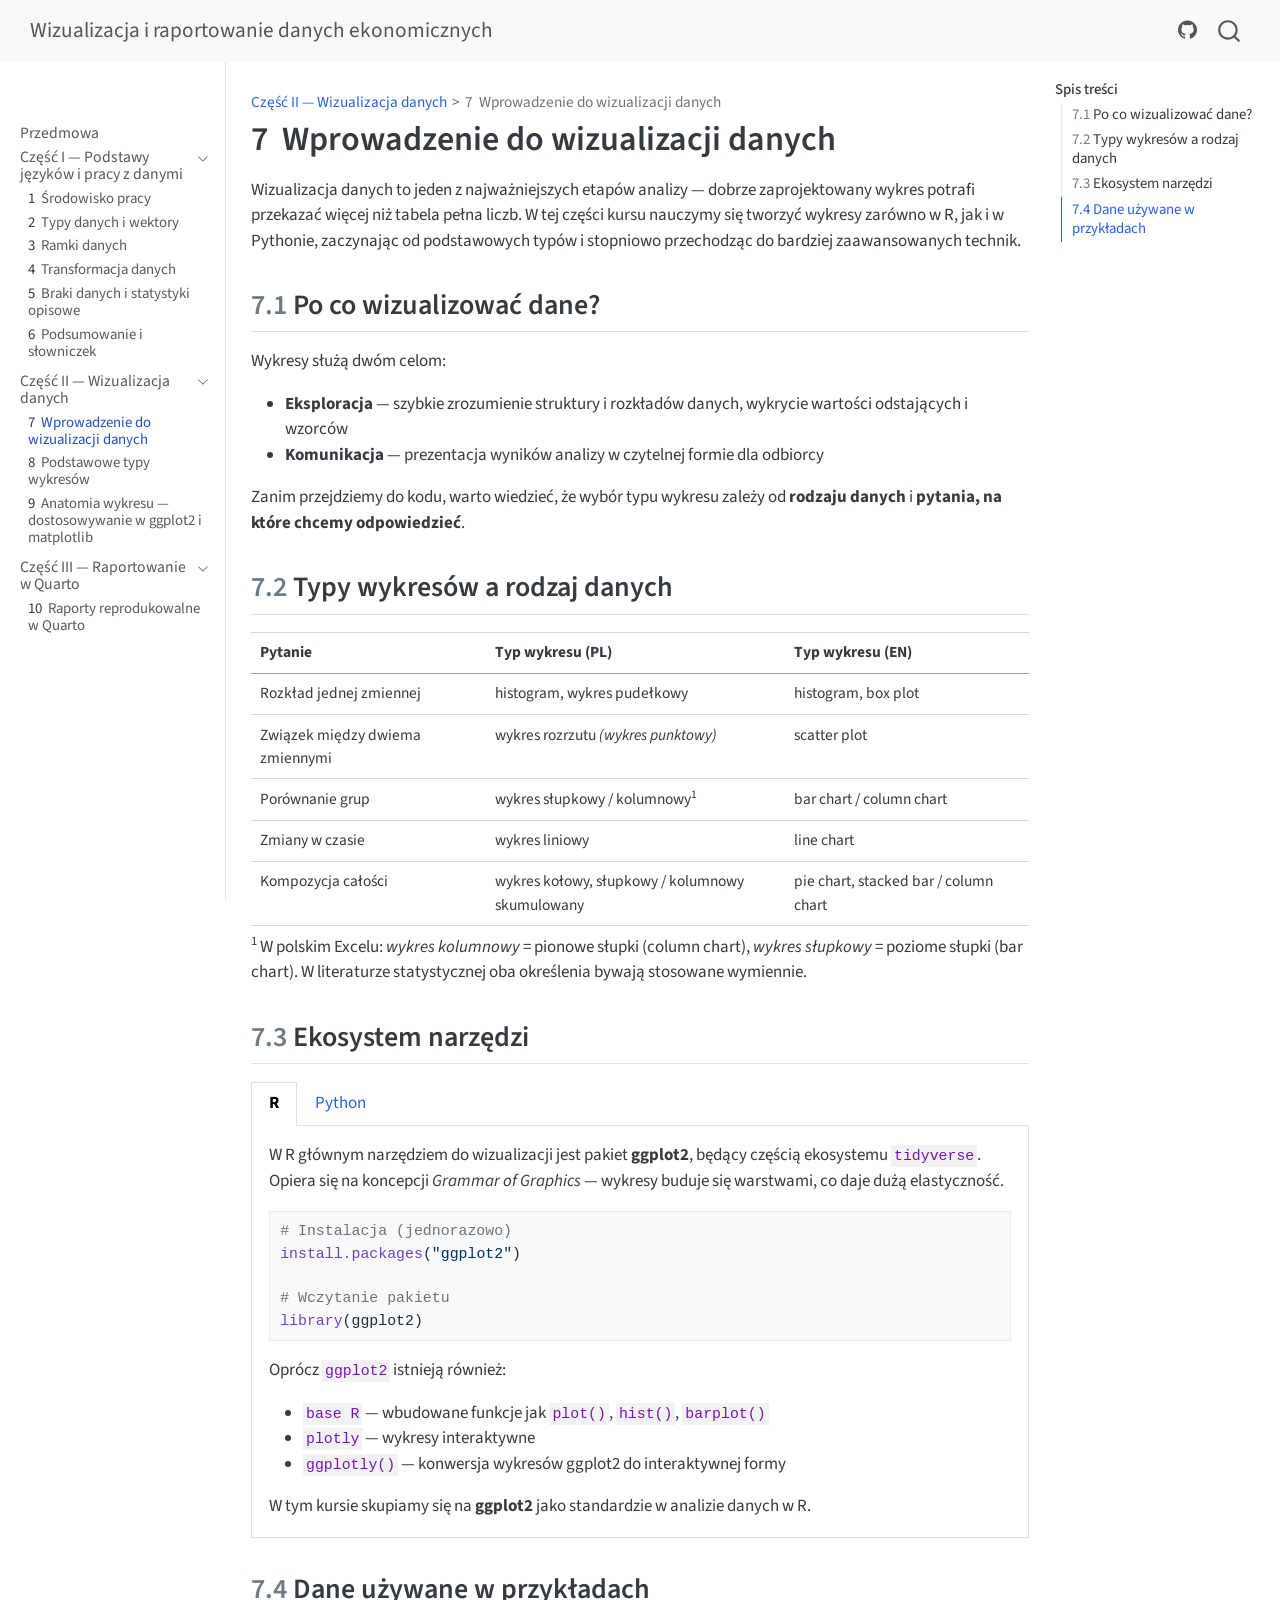
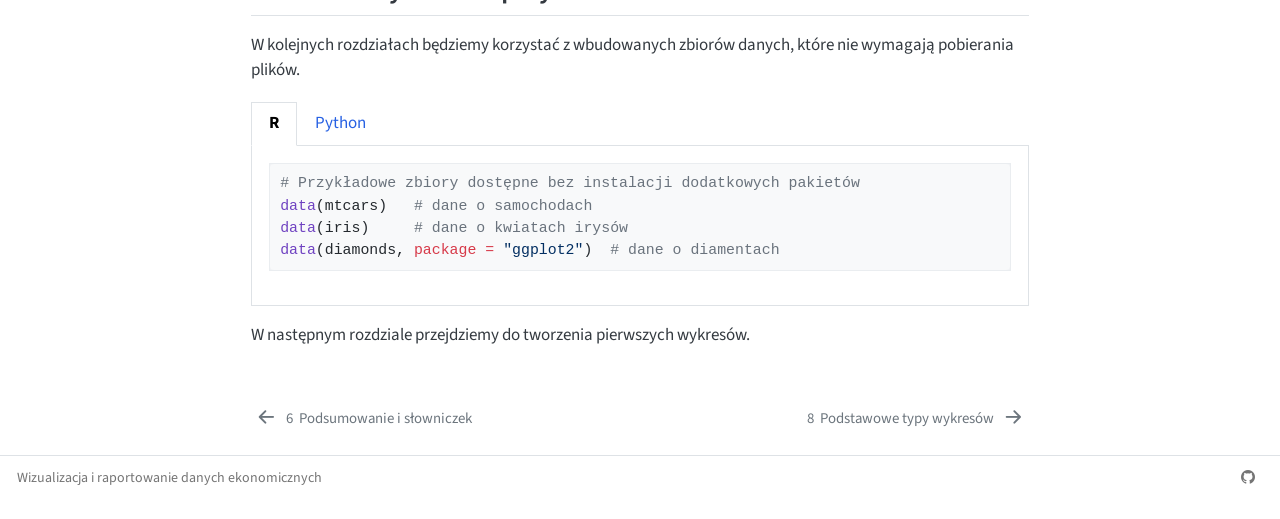
<file: 06_wizualizacja_wprowadzenie.html>
<!DOCTYPE html>
<html xmlns="http://www.w3.org/1999/xhtml" lang="en" xml:lang="en"><head>

<meta charset="utf-8">
<meta name="generator" content="quarto-1.9.37">

<meta name="viewport" content="width=device-width, initial-scale=1.0, user-scalable=yes">


<title>7&nbsp; Wprowadzenie do wizualizacji danych – Wizualizacja i raportowanie danych ekonomicznych</title>
<style>
/* Default styles provided by pandoc.
** See https://pandoc.org/MANUAL.html#variables-for-html for config info.
*/
code{white-space: pre-wrap;}
span.smallcaps{font-variant: small-caps;}
div.columns{display: flex; gap: min(4vw, 1.5em);}
div.column{flex: auto; overflow-x: auto;}
div.hanging-indent{margin-left: 1.5em; text-indent: -1.5em;}
ul.task-list{list-style: none;}
ul.task-list li input[type="checkbox"] {
  width: 0.8em;
  margin: 0 0.8em 0.2em -1em; /* quarto-specific, see https://github.com/quarto-dev/quarto-cli/issues/4556 */ 
  vertical-align: middle;
}
/* CSS for syntax highlighting */
html { -webkit-text-size-adjust: 100%; }
pre > code.sourceCode { white-space: pre; position: relative; }
pre > code.sourceCode > span { display: inline-block; line-height: 1.25; }
pre > code.sourceCode > span:empty { height: 1.2em; }
.sourceCode { overflow: visible; }
code.sourceCode > span { color: inherit; text-decoration: inherit; }
div.sourceCode { margin: 1em 0; }
pre.sourceCode { margin: 0; }
@media screen {
div.sourceCode { overflow: auto; }
}
@media print {
pre > code.sourceCode { white-space: pre-wrap; }
pre > code.sourceCode > span { text-indent: -5em; padding-left: 5em; }
}
pre.numberSource code
  { counter-reset: source-line 0; }
pre.numberSource code > span
  { position: relative; left: -4em; counter-increment: source-line; }
pre.numberSource code > span > a:first-child::before
  { content: counter(source-line);
    position: relative; left: -1em; text-align: right; vertical-align: baseline;
    border: none; display: inline-block;
    -webkit-touch-callout: none; -webkit-user-select: none;
    -khtml-user-select: none; -moz-user-select: none;
    -ms-user-select: none; user-select: none;
    padding: 0 4px; width: 4em;
  }
pre.numberSource { margin-left: 3em;  padding-left: 4px; }
div.sourceCode
  {   }
@media screen {
pre > code.sourceCode > span > a:first-child::before { text-decoration: underline; }
}
</style>


<script src="site_libs/quarto-nav/quarto-nav.js"></script>
<script src="site_libs/quarto-nav/headroom.min.js"></script>
<script src="site_libs/clipboard/clipboard.min.js"></script>
<script src="site_libs/quarto-search/autocomplete.umd.js"></script>
<script src="site_libs/quarto-search/fuse.min.js"></script>
<script src="site_libs/quarto-search/quarto-search.js"></script>
<meta name="quarto:offset" content="./">
<link href="./07a_wykresy_podstawowe.html" rel="next">
<link href="./08_podsumowanie.html" rel="prev">
<script src="site_libs/quarto-html/quarto.js" type="module"></script>
<script src="site_libs/quarto-html/tabsets/tabsets.js" type="module"></script>
<script src="site_libs/quarto-html/popper.min.js"></script>
<script src="site_libs/quarto-html/tippy.umd.min.js"></script>
<script src="site_libs/quarto-html/anchor.min.js"></script>
<link href="site_libs/quarto-html/tippy.css" rel="stylesheet">
<link href="site_libs/quarto-html/quarto-syntax-highlighting-acf12a64177840b8d86f2d4f01b2e9fb.css" rel="stylesheet" id="quarto-text-highlighting-styles">
<script src="site_libs/bootstrap/bootstrap.min.js"></script>
<link href="site_libs/bootstrap/bootstrap-icons.css" rel="stylesheet">
<link href="site_libs/bootstrap/bootstrap-af3b44b46cba74a7a9aab75eb0a791d3.min.css" rel="stylesheet" append-hash="true" id="quarto-bootstrap" data-mode="light">
<script id="quarto-search-options" type="application/json">{
  "location": "navbar",
  "copy-button": false,
  "collapse-after": 3,
  "panel-placement": "end",
  "type": "overlay",
  "limit": 50,
  "keyboard-shortcut": [
    "f",
    "/",
    "s"
  ],
  "show-item-context": false,
  "language": {
    "search-no-results-text": "No results",
    "search-matching-documents-text": "matching documents",
    "search-copy-link-title": "Copy link to search",
    "search-hide-matches-text": "Hide additional matches",
    "search-more-match-text": "more match in this document",
    "search-more-matches-text": "more matches in this document",
    "search-clear-button-title": "Clear",
    "search-text-placeholder": "",
    "search-detached-cancel-button-title": "Cancel",
    "search-submit-button-title": "Submit",
    "search-label": "Search"
  }
}</script>
<style>html{ scroll-behavior: smooth; }</style>


<link rel="stylesheet" href="custom.css">
</head>

<body class="nav-sidebar docked nav-fixed quarto-light">

<div id="quarto-search-results"></div>
  <header id="quarto-header" class="headroom fixed-top">
    <nav class="navbar navbar-expand-lg " data-bs-theme="dark">
      <div class="navbar-container container-fluid">
      <div class="navbar-brand-container mx-auto">
    <a class="navbar-brand" href="./index.html">
    <span class="navbar-title">Wizualizacja i raportowanie danych ekonomicznych</span>
    </a>
  </div>
            <div id="quarto-search" class="" title="Search"></div>
          <button class="navbar-toggler" type="button" data-bs-toggle="collapse" data-bs-target="#navbarCollapse" aria-controls="navbarCollapse" role="menu" aria-expanded="false" aria-label="Toggle navigation" onclick="if (window.quartoToggleHeadroom) { window.quartoToggleHeadroom(); }">
  <span class="navbar-toggler-icon"></span>
</button>
          <div class="collapse navbar-collapse" id="navbarCollapse">
            <ul class="navbar-nav navbar-nav-scroll ms-auto">
  <li class="nav-item compact">
    <a class="nav-link" href="https://github.com"> <i class="bi bi-github" role="img">
</i> 
<span class="menu-text"></span></a>
  </li>  
</ul>
          </div> <!-- /navcollapse -->
            <div class="quarto-navbar-tools">
</div>
      </div> <!-- /container-fluid -->
    </nav>
  <nav class="quarto-secondary-nav">
    <div class="container-fluid d-flex">
      <button type="button" class="quarto-btn-toggle btn" data-bs-toggle="collapse" role="button" data-bs-target=".quarto-sidebar-collapse-item" aria-controls="quarto-sidebar" aria-expanded="false" aria-label="Toggle sidebar navigation" onclick="if (window.quartoToggleHeadroom) { window.quartoToggleHeadroom(); }">
        <i class="bi bi-layout-text-sidebar-reverse"></i>
      </button>
        <nav class="quarto-page-breadcrumbs" aria-label="breadcrumb"><ol class="breadcrumb"><li class="breadcrumb-item"><a href="./06_wizualizacja_wprowadzenie.html">Część II — Wizualizacja danych</a></li><li class="breadcrumb-item"><a href="./06_wizualizacja_wprowadzenie.html"><span class="chapter-number">7</span>&nbsp; <span class="chapter-title">Wprowadzenie do wizualizacji danych</span></a></li></ol></nav>
        <a class="flex-grow-1" role="navigation" data-bs-toggle="collapse" data-bs-target=".quarto-sidebar-collapse-item" aria-controls="quarto-sidebar" aria-expanded="false" aria-label="Toggle sidebar navigation" onclick="if (window.quartoToggleHeadroom) { window.quartoToggleHeadroom(); }">      
        </a>
      <button type="button" class="btn quarto-search-button" aria-label="Search" onclick="window.quartoOpenSearch();">
        <i class="bi bi-search"></i>
      </button>
    </div>
  </nav>
</header>
<!-- content -->
<div id="quarto-content" class="quarto-container page-columns page-rows-contents page-layout-article page-navbar">
<!-- sidebar -->
  <nav id="quarto-sidebar" class="sidebar collapse collapse-horizontal quarto-sidebar-collapse-item sidebar-navigation docked overflow-auto">
        <div class="mt-2 flex-shrink-0 align-items-center">
        <div class="sidebar-search">
        <div id="quarto-search" class="" title="Search"></div>
        </div>
        </div>
    <div class="sidebar-menu-container"> 
    <ul class="list-unstyled mt-1">
        <li class="sidebar-item">
  <div class="sidebar-item-container"> 
  <a href="./index.html" class="sidebar-item-text sidebar-link">
 <span class="menu-text">Przedmowa</span></a>
  </div>
</li>
        <li class="sidebar-item sidebar-item-section">
      <div class="sidebar-item-container"> 
            <a class="sidebar-item-text sidebar-link text-start" data-bs-toggle="collapse" data-bs-target="#quarto-sidebar-section-1" role="navigation" aria-expanded="true">
 <span class="menu-text">Część I — Podstawy języków i pracy z danymi</span></a>
          <a class="sidebar-item-toggle text-start" data-bs-toggle="collapse" data-bs-target="#quarto-sidebar-section-1" role="navigation" aria-expanded="true" aria-label="Toggle section">
            <i class="bi bi-chevron-right ms-2"></i>
          </a> 
      </div>
      <ul id="quarto-sidebar-section-1" class="collapse list-unstyled sidebar-section depth1 show">  
          <li class="sidebar-item">
  <div class="sidebar-item-container"> 
  <a href="./01_srodowisko.html" class="sidebar-item-text sidebar-link">
 <span class="menu-text"><span class="chapter-number">1</span>&nbsp; <span class="chapter-title">Środowisko pracy</span></span></a>
  </div>
</li>
          <li class="sidebar-item">
  <div class="sidebar-item-container"> 
  <a href="./02_typy_wektory.html" class="sidebar-item-text sidebar-link">
 <span class="menu-text"><span class="chapter-number">2</span>&nbsp; <span class="chapter-title">Typy danych i wektory</span></span></a>
  </div>
</li>
          <li class="sidebar-item">
  <div class="sidebar-item-container"> 
  <a href="./03_ramki_danych.html" class="sidebar-item-text sidebar-link">
 <span class="menu-text"><span class="chapter-number">3</span>&nbsp; <span class="chapter-title">Ramki danych</span></span></a>
  </div>
</li>
          <li class="sidebar-item">
  <div class="sidebar-item-container"> 
  <a href="./04_transformacja.html" class="sidebar-item-text sidebar-link">
 <span class="menu-text"><span class="chapter-number">4</span>&nbsp; <span class="chapter-title">Transformacja danych</span></span></a>
  </div>
</li>
          <li class="sidebar-item">
  <div class="sidebar-item-container"> 
  <a href="./05_braki_statystyki.html" class="sidebar-item-text sidebar-link">
 <span class="menu-text"><span class="chapter-number">5</span>&nbsp; <span class="chapter-title">Braki danych i statystyki opisowe</span></span></a>
  </div>
</li>
          <li class="sidebar-item">
  <div class="sidebar-item-container"> 
  <a href="./08_podsumowanie.html" class="sidebar-item-text sidebar-link">
 <span class="menu-text"><span class="chapter-number">6</span>&nbsp; <span class="chapter-title">Podsumowanie i słowniczek</span></span></a>
  </div>
</li>
      </ul>
  </li>
        <li class="sidebar-item sidebar-item-section">
      <div class="sidebar-item-container"> 
            <a class="sidebar-item-text sidebar-link text-start" data-bs-toggle="collapse" data-bs-target="#quarto-sidebar-section-2" role="navigation" aria-expanded="true">
 <span class="menu-text">Część II — Wizualizacja danych</span></a>
          <a class="sidebar-item-toggle text-start" data-bs-toggle="collapse" data-bs-target="#quarto-sidebar-section-2" role="navigation" aria-expanded="true" aria-label="Toggle section">
            <i class="bi bi-chevron-right ms-2"></i>
          </a> 
      </div>
      <ul id="quarto-sidebar-section-2" class="collapse list-unstyled sidebar-section depth1 show">  
          <li class="sidebar-item">
  <div class="sidebar-item-container"> 
  <a href="./06_wizualizacja_wprowadzenie.html" class="sidebar-item-text sidebar-link active">
 <span class="menu-text"><span class="chapter-number">7</span>&nbsp; <span class="chapter-title">Wprowadzenie do wizualizacji danych</span></span></a>
  </div>
</li>
          <li class="sidebar-item">
  <div class="sidebar-item-container"> 
  <a href="./07a_wykresy_podstawowe.html" class="sidebar-item-text sidebar-link">
 <span class="menu-text"><span class="chapter-number">8</span>&nbsp; <span class="chapter-title">Podstawowe typy wykresów</span></span></a>
  </div>
</li>
          <li class="sidebar-item">
  <div class="sidebar-item-container"> 
  <a href="./07b_anatomia_wykresu.html" class="sidebar-item-text sidebar-link">
 <span class="menu-text"><span class="chapter-number">9</span>&nbsp; <span class="chapter-title">Anatomia wykresu — dostosowywanie w ggplot2 i matplotlib</span></span></a>
  </div>
</li>
      </ul>
  </li>
        <li class="sidebar-item sidebar-item-section">
      <div class="sidebar-item-container"> 
            <a class="sidebar-item-text sidebar-link text-start" data-bs-toggle="collapse" data-bs-target="#quarto-sidebar-section-3" role="navigation" aria-expanded="true">
 <span class="menu-text">Część III — Raportowanie w Quarto</span></a>
          <a class="sidebar-item-toggle text-start" data-bs-toggle="collapse" data-bs-target="#quarto-sidebar-section-3" role="navigation" aria-expanded="true" aria-label="Toggle section">
            <i class="bi bi-chevron-right ms-2"></i>
          </a> 
      </div>
      <ul id="quarto-sidebar-section-3" class="collapse list-unstyled sidebar-section depth1 show">  
          <li class="sidebar-item">
  <div class="sidebar-item-container"> 
  <a href="./09_raporty_quarto.html" class="sidebar-item-text sidebar-link">
 <span class="menu-text"><span class="chapter-number">10</span>&nbsp; <span class="chapter-title">Raporty reprodukowalne w Quarto</span></span></a>
  </div>
</li>
      </ul>
  </li>
    </ul>
    </div>
</nav>
<div id="quarto-sidebar-glass" class="quarto-sidebar-collapse-item" data-bs-toggle="collapse" data-bs-target=".quarto-sidebar-collapse-item"></div>
<!-- margin-sidebar -->
    <div id="quarto-margin-sidebar" class="sidebar margin-sidebar">
        <nav id="TOC" role="doc-toc" class="toc-active">
    <h2 id="toc-title">Spis treści</h2>
   
  <ul>
  <li><a href="#po-co-wizualizować-dane" id="toc-po-co-wizualizować-dane" class="nav-link active" data-scroll-target="#po-co-wizualizować-dane"><span class="header-section-number">7.1</span> Po co wizualizować dane?</a></li>
  <li><a href="#typy-wykresów-a-rodzaj-danych" id="toc-typy-wykresów-a-rodzaj-danych" class="nav-link" data-scroll-target="#typy-wykresów-a-rodzaj-danych"><span class="header-section-number">7.2</span> Typy wykresów a rodzaj danych</a></li>
  <li><a href="#ekosystem-narzędzi" id="toc-ekosystem-narzędzi" class="nav-link" data-scroll-target="#ekosystem-narzędzi"><span class="header-section-number">7.3</span> Ekosystem narzędzi</a></li>
  <li><a href="#dane-używane-w-przykładach" id="toc-dane-używane-w-przykładach" class="nav-link" data-scroll-target="#dane-używane-w-przykładach"><span class="header-section-number">7.4</span> Dane używane w przykładach</a></li>
  </ul>
</nav>
    </div>
<!-- main -->
<main class="content" id="quarto-document-content">

<header id="title-block-header" class="quarto-title-block default"><nav class="quarto-page-breadcrumbs quarto-title-breadcrumbs d-none d-lg-block" aria-label="breadcrumb"><ol class="breadcrumb"><li class="breadcrumb-item"><a href="./06_wizualizacja_wprowadzenie.html">Część II — Wizualizacja danych</a></li><li class="breadcrumb-item"><a href="./06_wizualizacja_wprowadzenie.html"><span class="chapter-number">7</span>&nbsp; <span class="chapter-title">Wprowadzenie do wizualizacji danych</span></a></li></ol></nav>
<div class="quarto-title">
<h1 class="title"><span id="sec-viz-intro" class="quarto-section-identifier"><span class="chapter-number">7</span>&nbsp; <span class="chapter-title">Wprowadzenie do wizualizacji danych</span></span></h1>
</div>



<div class="quarto-title-meta">

    
  
    
  </div>
  


</header>


<p>Wizualizacja danych to jeden z najważniejszych etapów analizy — dobrze zaprojektowany wykres potrafi przekazać więcej niż tabela pełna liczb. W tej części kursu nauczymy się tworzyć wykresy zarówno w R, jak i w Pythonie, zaczynając od podstawowych typów i stopniowo przechodząc do bardziej zaawansowanych technik.</p>
<section id="po-co-wizualizować-dane" class="level2" data-number="7.1">
<h2 data-number="7.1" class="anchored" data-anchor-id="po-co-wizualizować-dane"><span class="header-section-number">7.1</span> Po co wizualizować dane?</h2>
<p>Wykresy służą dwóm celom:</p>
<ul>
<li><strong>Eksploracja</strong> — szybkie zrozumienie struktury i rozkładów danych, wykrycie wartości odstających i wzorców</li>
<li><strong>Komunikacja</strong> — prezentacja wyników analizy w czytelnej formie dla odbiorcy</li>
</ul>
<p>Zanim przejdziemy do kodu, warto wiedzieć, że wybór typu wykresu zależy od <strong>rodzaju danych</strong> i <strong>pytania, na które chcemy odpowiedzieć</strong>.</p>
</section>
<section id="typy-wykresów-a-rodzaj-danych" class="level2" data-number="7.2">
<h2 data-number="7.2" class="anchored" data-anchor-id="typy-wykresów-a-rodzaj-danych"><span class="header-section-number">7.2</span> Typy wykresów a rodzaj danych</h2>
<table class="caption-top table">
<colgroup>
<col style="width: 30%">
<col style="width: 38%">
<col style="width: 31%">
</colgroup>
<thead>
<tr class="header">
<th>Pytanie</th>
<th>Typ wykresu (PL)</th>
<th>Typ wykresu (EN)</th>
</tr>
</thead>
<tbody>
<tr class="odd">
<td>Rozkład jednej zmiennej</td>
<td>histogram, wykres pudełkowy</td>
<td>histogram, box plot</td>
</tr>
<tr class="even">
<td>Związek między dwiema zmiennymi</td>
<td>wykres rozrzutu <em>(wykres punktowy)</em></td>
<td>scatter plot</td>
</tr>
<tr class="odd">
<td>Porównanie grup</td>
<td>wykres słupkowy / kolumnowy<sup>1</sup></td>
<td>bar chart / column chart</td>
</tr>
<tr class="even">
<td>Zmiany w czasie</td>
<td>wykres liniowy</td>
<td>line chart</td>
</tr>
<tr class="odd">
<td>Kompozycja całości</td>
<td>wykres kołowy, słupkowy / kolumnowy skumulowany</td>
<td>pie chart, stacked bar / column chart</td>
</tr>
</tbody>
</table>
<p><sup>1</sup> W polskim Excelu: <em>wykres kolumnowy</em> = pionowe słupki (column chart), <em>wykres słupkowy</em> = poziome słupki (bar chart). W literaturze statystycznej oba określenia bywają stosowane wymiennie.</p>
</section>
<section id="ekosystem-narzędzi" class="level2" data-number="7.3">
<h2 data-number="7.3" class="anchored" data-anchor-id="ekosystem-narzędzi"><span class="header-section-number">7.3</span> Ekosystem narzędzi</h2>
<div class="tabset-margin-container"></div><div class="panel-tabset">
<ul class="nav nav-tabs" role="tablist"><li class="nav-item" role="presentation"><a class="nav-link active" id="tabset-1-1-tab" data-bs-toggle="tab" data-bs-target="#tabset-1-1" role="tab" aria-controls="tabset-1-1" aria-selected="true" href="">R</a></li><li class="nav-item" role="presentation"><a class="nav-link" id="tabset-1-2-tab" data-bs-toggle="tab" data-bs-target="#tabset-1-2" role="tab" aria-controls="tabset-1-2" aria-selected="false" href="">Python</a></li></ul>
<div class="tab-content">
<div id="tabset-1-1" class="tab-pane active" role="tabpanel" aria-labelledby="tabset-1-1-tab">
<p>W R głównym narzędziem do wizualizacji jest pakiet <strong>ggplot2</strong>, będący częścią ekosystemu <code>tidyverse</code>. Opiera się na koncepcji <em>Grammar of Graphics</em> — wykresy buduje się warstwami, co daje dużą elastyczność.</p>
<div class="code-copy-outer-scaffold"><div class="sourceCode" id="cb1"><pre class="sourceCode r code-with-copy"><code class="sourceCode r"><span id="cb1-1"><a href="#cb1-1" aria-hidden="true" tabindex="-1"></a><span class="co"># Instalacja (jednorazowo)</span></span>
<span id="cb1-2"><a href="#cb1-2" aria-hidden="true" tabindex="-1"></a><span class="fu">install.packages</span>(<span class="st">"ggplot2"</span>)</span>
<span id="cb1-3"><a href="#cb1-3" aria-hidden="true" tabindex="-1"></a></span>
<span id="cb1-4"><a href="#cb1-4" aria-hidden="true" tabindex="-1"></a><span class="co"># Wczytanie pakietu</span></span>
<span id="cb1-5"><a href="#cb1-5" aria-hidden="true" tabindex="-1"></a><span class="fu">library</span>(ggplot2)</span></code></pre></div><button title="Copy to Clipboard" class="code-copy-button"><i class="bi"></i></button></div>
<p>Oprócz <code>ggplot2</code> istnieją również:</p>
<ul>
<li><code>base R</code> — wbudowane funkcje jak <code>plot()</code>, <code>hist()</code>, <code>barplot()</code></li>
<li><code>plotly</code> — wykresy interaktywne</li>
<li><code>ggplotly()</code> — konwersja wykresów ggplot2 do interaktywnej formy</li>
</ul>
<p>W tym kursie skupiamy się na <strong>ggplot2</strong> jako standardzie w analizie danych w R.</p>
</div>
<div id="tabset-1-2" class="tab-pane" role="tabpanel" aria-labelledby="tabset-1-2-tab">
<p>W Pythonie najpopularniejszą biblioteką do wizualizacji jest <strong>matplotlib</strong>, na której bazują inne narzędzia. Do codziennej pracy często używa się <strong>seaborn</strong> — oferuje czytelniejszy interfejs i estetyczne domyślne style.</p>
<div class="code-copy-outer-scaffold"><div class="sourceCode" id="cb2"><pre class="sourceCode python code-with-copy"><code class="sourceCode python"><span id="cb2-1"><a href="#cb2-1" aria-hidden="true" tabindex="-1"></a><span class="co"># Instalacja (jednorazowo, w terminalu)</span></span>
<span id="cb2-2"><a href="#cb2-2" aria-hidden="true" tabindex="-1"></a><span class="co"># pip install matplotlib seaborn</span></span>
<span id="cb2-3"><a href="#cb2-3" aria-hidden="true" tabindex="-1"></a></span>
<span id="cb2-4"><a href="#cb2-4" aria-hidden="true" tabindex="-1"></a><span class="co"># Wczytanie bibliotek</span></span>
<span id="cb2-5"><a href="#cb2-5" aria-hidden="true" tabindex="-1"></a><span class="im">import</span> matplotlib.pyplot <span class="im">as</span> plt</span>
<span id="cb2-6"><a href="#cb2-6" aria-hidden="true" tabindex="-1"></a><span class="im">import</span> seaborn <span class="im">as</span> sns</span></code></pre></div><button title="Copy to Clipboard" class="code-copy-button"><i class="bi"></i></button></div>
<p>Inne popularne narzędzia:</p>
<ul>
<li><code>plotly</code> — wykresy interaktywne</li>
<li><code>pandas</code> — podstawowe wykresy bezpośrednio z DataFrame</li>
</ul>
<p>W tym kursie używamy głównie <strong>matplotlib</strong> i <strong>seaborn</strong>.</p>
</div>
</div>
</div>
</section>
<section id="dane-używane-w-przykładach" class="level2" data-number="7.4">
<h2 data-number="7.4" class="anchored" data-anchor-id="dane-używane-w-przykładach"><span class="header-section-number">7.4</span> Dane używane w przykładach</h2>
<p>W kolejnych rozdziałach będziemy korzystać z wbudowanych zbiorów danych, które nie wymagają pobierania plików.</p>
<div class="tabset-margin-container"></div><div class="panel-tabset">
<ul class="nav nav-tabs" role="tablist"><li class="nav-item" role="presentation"><a class="nav-link active" id="tabset-2-1-tab" data-bs-toggle="tab" data-bs-target="#tabset-2-1" role="tab" aria-controls="tabset-2-1" aria-selected="true" href="">R</a></li><li class="nav-item" role="presentation"><a class="nav-link" id="tabset-2-2-tab" data-bs-toggle="tab" data-bs-target="#tabset-2-2" role="tab" aria-controls="tabset-2-2" aria-selected="false" href="">Python</a></li></ul>
<div class="tab-content">
<div id="tabset-2-1" class="tab-pane active" role="tabpanel" aria-labelledby="tabset-2-1-tab">
<div class="code-copy-outer-scaffold"><div class="sourceCode" id="cb3"><pre class="sourceCode r code-with-copy"><code class="sourceCode r"><span id="cb3-1"><a href="#cb3-1" aria-hidden="true" tabindex="-1"></a><span class="co"># Przykładowe zbiory dostępne bez instalacji dodatkowych pakietów</span></span>
<span id="cb3-2"><a href="#cb3-2" aria-hidden="true" tabindex="-1"></a><span class="fu">data</span>(mtcars)   <span class="co"># dane o samochodach</span></span>
<span id="cb3-3"><a href="#cb3-3" aria-hidden="true" tabindex="-1"></a><span class="fu">data</span>(iris)     <span class="co"># dane o kwiatach irysów</span></span>
<span id="cb3-4"><a href="#cb3-4" aria-hidden="true" tabindex="-1"></a><span class="fu">data</span>(diamonds, <span class="at">package =</span> <span class="st">"ggplot2"</span>)  <span class="co"># dane o diamentach</span></span></code></pre></div><button title="Copy to Clipboard" class="code-copy-button"><i class="bi"></i></button></div>
</div>
<div id="tabset-2-2" class="tab-pane" role="tabpanel" aria-labelledby="tabset-2-2-tab">
<div class="code-copy-outer-scaffold"><div class="sourceCode" id="cb4"><pre class="sourceCode python code-with-copy"><code class="sourceCode python"><span id="cb4-1"><a href="#cb4-1" aria-hidden="true" tabindex="-1"></a><span class="im">import</span> seaborn <span class="im">as</span> sns</span>
<span id="cb4-2"><a href="#cb4-2" aria-hidden="true" tabindex="-1"></a></span>
<span id="cb4-3"><a href="#cb4-3" aria-hidden="true" tabindex="-1"></a><span class="co"># Przykładowe zbiory dostępne w seaborn</span></span>
<span id="cb4-4"><a href="#cb4-4" aria-hidden="true" tabindex="-1"></a>tips <span class="op">=</span> sns.load_dataset(<span class="st">"tips"</span>)       <span class="co"># napiwki w restauracji</span></span>
<span id="cb4-5"><a href="#cb4-5" aria-hidden="true" tabindex="-1"></a>iris <span class="op">=</span> sns.load_dataset(<span class="st">"iris"</span>)       <span class="co"># kwiaty irysów</span></span>
<span id="cb4-6"><a href="#cb4-6" aria-hidden="true" tabindex="-1"></a>diamonds <span class="op">=</span> sns.load_dataset(<span class="st">"diamonds"</span>)  <span class="co"># diamenty</span></span></code></pre></div><button title="Copy to Clipboard" class="code-copy-button"><i class="bi"></i></button></div>
</div>
</div>
</div>
<p>W następnym rozdziale przejdziemy do tworzenia pierwszych wykresów.</p>


</section>

</main> <!-- /main -->
<script id="quarto-html-after-body" type="application/javascript">
  window.document.addEventListener("DOMContentLoaded", function (event) {
    const icon = "";
    const anchorJS = new window.AnchorJS();
    anchorJS.options = {
      placement: 'right',
      icon: icon
    };
    anchorJS.add('.anchored');
    const isCodeAnnotation = (el) => {
      for (const clz of el.classList) {
        if (clz.startsWith('code-annotation-')) {                     
          return true;
        }
      }
      return false;
    }
    const onCopySuccess = function(e) {
      // button target
      const button = e.trigger;
      // don't keep focus
      button.blur();
      // flash "checked"
      button.classList.add('code-copy-button-checked');
      var currentTitle = button.getAttribute("title");
      button.setAttribute("title", "Copied!");
      let tooltip;
      if (window.bootstrap) {
        button.setAttribute("data-bs-toggle", "tooltip");
        button.setAttribute("data-bs-placement", "left");
        button.setAttribute("data-bs-title", "Copied!");
        tooltip = new bootstrap.Tooltip(button, 
          { trigger: "manual", 
            customClass: "code-copy-button-tooltip",
            offset: [0, -8]});
        tooltip.show();    
      }
      setTimeout(function() {
        if (tooltip) {
          tooltip.hide();
          button.removeAttribute("data-bs-title");
          button.removeAttribute("data-bs-toggle");
          button.removeAttribute("data-bs-placement");
        }
        button.setAttribute("title", currentTitle);
        button.classList.remove('code-copy-button-checked');
      }, 1000);
      // clear code selection
      e.clearSelection();
    }
    const getTextToCopy = function(trigger) {
      const outerScaffold = trigger.parentElement.cloneNode(true);
      const codeEl = outerScaffold.querySelector('code');
      for (const childEl of codeEl.children) {
        if (isCodeAnnotation(childEl)) {
          childEl.remove();
        }
      }
      return codeEl.innerText;
    }
    const clipboard = new window.ClipboardJS('.code-copy-button:not([data-in-quarto-modal])', {
      text: getTextToCopy
    });
    clipboard.on('success', onCopySuccess);
    if (window.document.getElementById('quarto-embedded-source-code-modal')) {
      const clipboardModal = new window.ClipboardJS('.code-copy-button[data-in-quarto-modal]', {
        text: getTextToCopy,
        container: window.document.getElementById('quarto-embedded-source-code-modal')
      });
      clipboardModal.on('success', onCopySuccess);
    }
      var localhostRegex = new RegExp(/^(?:http|https):\/\/localhost\:?[0-9]*\//);
      var mailtoRegex = new RegExp(/^mailto:/);
        var filterRegex = new RegExp('/' + window.location.host + '/');
      var isInternal = (href) => {
          return filterRegex.test(href) || localhostRegex.test(href) || mailtoRegex.test(href);
      }
      // Inspect non-navigation links and adorn them if external
     var links = window.document.querySelectorAll('a[href]:not(.nav-link):not(.navbar-brand):not(.toc-action):not(.sidebar-link):not(.sidebar-item-toggle):not(.pagination-link):not(.no-external):not([aria-hidden]):not(.dropdown-item):not(.quarto-navigation-tool):not(.about-link)');
      for (var i=0; i<links.length; i++) {
        const link = links[i];
        if (!isInternal(link.href)) {
          // undo the damage that might have been done by quarto-nav.js in the case of
          // links that we want to consider external
          if (link.dataset.originalHref !== undefined) {
            link.href = link.dataset.originalHref;
          }
        }
      }
    function tippyHover(el, contentFn, onTriggerFn, onUntriggerFn) {
      const config = {
        allowHTML: true,
        maxWidth: 500,
        delay: 100,
        arrow: false,
        appendTo: function(el) {
            return el.parentElement;
        },
        interactive: true,
        interactiveBorder: 10,
        theme: 'quarto',
        placement: 'bottom-start',
      };
      if (contentFn) {
        config.content = contentFn;
      }
      if (onTriggerFn) {
        config.onTrigger = onTriggerFn;
      }
      if (onUntriggerFn) {
        config.onUntrigger = onUntriggerFn;
      }
      window.tippy(el, config); 
    }
    const noterefs = window.document.querySelectorAll('a[role="doc-noteref"]');
    for (var i=0; i<noterefs.length; i++) {
      const ref = noterefs[i];
      tippyHover(ref, function() {
        // use id or data attribute instead here
        let href = ref.getAttribute('data-footnote-href') || ref.getAttribute('href');
        try { href = new URL(href).hash; } catch {}
        const id = href.replace(/^#\/?/, "");
        const note = window.document.getElementById(id);
        if (note) {
          return note.innerHTML;
        } else {
          return "";
        }
      });
    }
    const xrefs = window.document.querySelectorAll('a.quarto-xref');
    const processXRef = (id, note) => {
      // Strip column container classes
      const stripColumnClz = (el) => {
        el.classList.remove("page-full", "page-columns");
        if (el.children) {
          for (const child of el.children) {
            stripColumnClz(child);
          }
        }
      }
      stripColumnClz(note)
      if (id === null || id.startsWith('sec-')) {
        // Special case sections, only their first couple elements
        const container = document.createElement("div");
        if (note.children && note.children.length > 2) {
          container.appendChild(note.children[0].cloneNode(true));
          for (let i = 1; i < note.children.length; i++) {
            const child = note.children[i];
            if (child.tagName === "P" && child.innerText === "") {
              continue;
            } else {
              container.appendChild(child.cloneNode(true));
              break;
            }
          }
          if (window.Quarto?.typesetMath) {
            window.Quarto.typesetMath(container);
          }
          return container.innerHTML
        } else {
          if (window.Quarto?.typesetMath) {
            window.Quarto.typesetMath(note);
          }
          return note.innerHTML;
        }
      } else {
        // Remove any anchor links if they are present
        const anchorLink = note.querySelector('a.anchorjs-link');
        if (anchorLink) {
          anchorLink.remove();
        }
        if (window.Quarto?.typesetMath) {
          window.Quarto.typesetMath(note);
        }
        if (note.classList.contains("callout")) {
          return note.outerHTML;
        } else {
          return note.innerHTML;
        }
      }
    }
    for (var i=0; i<xrefs.length; i++) {
      const xref = xrefs[i];
      tippyHover(xref, undefined, function(instance) {
        instance.disable();
        let url = xref.getAttribute('href');
        let hash = undefined; 
        if (url.startsWith('#')) {
          hash = url;
        } else {
          try { hash = new URL(url).hash; } catch {}
        }
        if (hash) {
          const id = hash.replace(/^#\/?/, "");
          const note = window.document.getElementById(id);
          if (note !== null) {
            try {
              const html = processXRef(id, note.cloneNode(true));
              instance.setContent(html);
            } finally {
              instance.enable();
              instance.show();
            }
          } else {
            // See if we can fetch this
            fetch(url.split('#')[0])
            .then(res => res.text())
            .then(html => {
              const parser = new DOMParser();
              const htmlDoc = parser.parseFromString(html, "text/html");
              const note = htmlDoc.getElementById(id);
              if (note !== null) {
                const html = processXRef(id, note);
                instance.setContent(html);
              } 
            }).finally(() => {
              instance.enable();
              instance.show();
            });
          }
        } else {
          // See if we can fetch a full url (with no hash to target)
          // This is a special case and we should probably do some content thinning / targeting
          fetch(url)
          .then(res => res.text())
          .then(html => {
            const parser = new DOMParser();
            const htmlDoc = parser.parseFromString(html, "text/html");
            const note = htmlDoc.querySelector('main.content');
            if (note !== null) {
              // This should only happen for chapter cross references
              // (since there is no id in the URL)
              // remove the first header
              if (note.children.length > 0 && note.children[0].tagName === "HEADER") {
                note.children[0].remove();
              }
              const html = processXRef(null, note);
              instance.setContent(html);
            } 
          }).finally(() => {
            instance.enable();
            instance.show();
          });
        }
      }, function(instance) {
      });
    }
        let selectedAnnoteEl;
        const selectorForAnnotation = ( cell, annotation) => {
          let cellAttr = 'data-code-cell="' + cell + '"';
          let lineAttr = 'data-code-annotation="' +  annotation + '"';
          const selector = 'span[' + cellAttr + '][' + lineAttr + ']';
          return selector;
        }
        const selectCodeLines = (annoteEl) => {
          const doc = window.document;
          const targetCell = annoteEl.getAttribute("data-target-cell");
          const targetAnnotation = annoteEl.getAttribute("data-target-annotation");
          const annoteSpan = window.document.querySelector(selectorForAnnotation(targetCell, targetAnnotation));
          const lines = annoteSpan.getAttribute("data-code-lines").split(",");
          const lineIds = lines.map((line) => {
            return targetCell + "-" + line;
          })
          let top = null;
          let height = null;
          let parent = null;
          if (lineIds.length > 0) {
              //compute the position of the single el (top and bottom and make a div)
              const el = window.document.getElementById(lineIds[0]);
              top = el.offsetTop;
              height = el.offsetHeight;
              parent = el.parentElement.parentElement;
            if (lineIds.length > 1) {
              const lastEl = window.document.getElementById(lineIds[lineIds.length - 1]);
              const bottom = lastEl.offsetTop + lastEl.offsetHeight;
              height = bottom - top;
            }
            if (top !== null && height !== null && parent !== null) {
              // cook up a div (if necessary) and position it 
              let div = window.document.getElementById("code-annotation-line-highlight");
              if (div === null) {
                div = window.document.createElement("div");
                div.setAttribute("id", "code-annotation-line-highlight");
                div.style.position = 'absolute';
                parent.appendChild(div);
              }
              div.style.top = top - 2 + "px";
              div.style.height = height + 4 + "px";
              div.style.left = 0;
              let gutterDiv = window.document.getElementById("code-annotation-line-highlight-gutter");
              if (gutterDiv === null) {
                gutterDiv = window.document.createElement("div");
                gutterDiv.setAttribute("id", "code-annotation-line-highlight-gutter");
                gutterDiv.style.position = 'absolute';
                const codeCell = window.document.getElementById(targetCell);
                const gutter = codeCell.querySelector('.code-annotation-gutter');
                gutter.appendChild(gutterDiv);
              }
              gutterDiv.style.top = top - 2 + "px";
              gutterDiv.style.height = height + 4 + "px";
            }
            selectedAnnoteEl = annoteEl;
          }
        };
        const unselectCodeLines = () => {
          const elementsIds = ["code-annotation-line-highlight", "code-annotation-line-highlight-gutter"];
          elementsIds.forEach((elId) => {
            const div = window.document.getElementById(elId);
            if (div) {
              div.remove();
            }
          });
          selectedAnnoteEl = undefined;
        };
          // Handle positioning of the toggle
      window.addEventListener(
        "resize",
        throttle(() => {
          elRect = undefined;
          if (selectedAnnoteEl) {
            selectCodeLines(selectedAnnoteEl);
          }
        }, 10)
      );
      function throttle(fn, ms) {
      let throttle = false;
      let timer;
        return (...args) => {
          if(!throttle) { // first call gets through
              fn.apply(this, args);
              throttle = true;
          } else { // all the others get throttled
              if(timer) clearTimeout(timer); // cancel #2
              timer = setTimeout(() => {
                fn.apply(this, args);
                timer = throttle = false;
              }, ms);
          }
        };
      }
        // Attach click handler to the DT
        const annoteDls = window.document.querySelectorAll('dt[data-target-cell]');
        for (const annoteDlNode of annoteDls) {
          annoteDlNode.addEventListener('click', (event) => {
            const clickedEl = event.target;
            if (clickedEl !== selectedAnnoteEl) {
              unselectCodeLines();
              const activeEl = window.document.querySelector('dt[data-target-cell].code-annotation-active');
              if (activeEl) {
                activeEl.classList.remove('code-annotation-active');
              }
              selectCodeLines(clickedEl);
              clickedEl.classList.add('code-annotation-active');
            } else {
              // Unselect the line
              unselectCodeLines();
              clickedEl.classList.remove('code-annotation-active');
            }
          });
        }
    const findCites = (el) => {
      const parentEl = el.parentElement;
      if (parentEl) {
        const cites = parentEl.dataset.cites;
        if (cites) {
          return {
            el,
            cites: cites.split(' ')
          };
        } else {
          return findCites(el.parentElement)
        }
      } else {
        return undefined;
      }
    };
    var bibliorefs = window.document.querySelectorAll('a[role="doc-biblioref"]');
    for (var i=0; i<bibliorefs.length; i++) {
      const ref = bibliorefs[i];
      const citeInfo = findCites(ref);
      if (citeInfo) {
        tippyHover(citeInfo.el, function() {
          var popup = window.document.createElement('div');
          citeInfo.cites.forEach(function(cite) {
            var citeDiv = window.document.createElement('div');
            citeDiv.classList.add('hanging-indent');
            citeDiv.classList.add('csl-entry');
            var biblioDiv = window.document.getElementById('ref-' + cite);
            if (biblioDiv) {
              citeDiv.innerHTML = biblioDiv.innerHTML;
            }
            popup.appendChild(citeDiv);
          });
          return popup.innerHTML;
        });
      }
    }
  });
  </script>
<nav class="page-navigation">
  <div class="nav-page nav-page-previous">
      <a href="./08_podsumowanie.html" class="pagination-link" aria-label="Podsumowanie i słowniczek">
        <i class="bi bi-arrow-left-short"></i> <span class="nav-page-text"><span class="chapter-number">6</span>&nbsp; <span class="chapter-title">Podsumowanie i słowniczek</span></span>
      </a>          
  </div>
  <div class="nav-page nav-page-next">
      <a href="./07a_wykresy_podstawowe.html" class="pagination-link" aria-label="Podstawowe typy wykresów">
        <span class="nav-page-text"><span class="chapter-number">8</span>&nbsp; <span class="chapter-title">Podstawowe typy wykresów</span></span> <i class="bi bi-arrow-right-short"></i>
      </a>
  </div>
</nav>
</div> <!-- /content -->
<footer class="footer">
  <div class="nav-footer">
    <div class="nav-footer-left">
<p>Wizualizacja i raportowanie danych ekonomicznych</p>
</div>   
    <div class="nav-footer-center">
      &nbsp;
    </div>
    <div class="nav-footer-right">
      <ul class="footer-items list-unstyled">
    <li class="nav-item compact">
    <a class="nav-link" href="https://github.com">
      <i class="bi bi-github" role="img">
</i> 
    </a>
  </li>  
</ul>
    </div>
  </div>
</footer>




<script src="site_libs/quarto-html/zenscroll-min.js"></script>
</body></html>
</file>
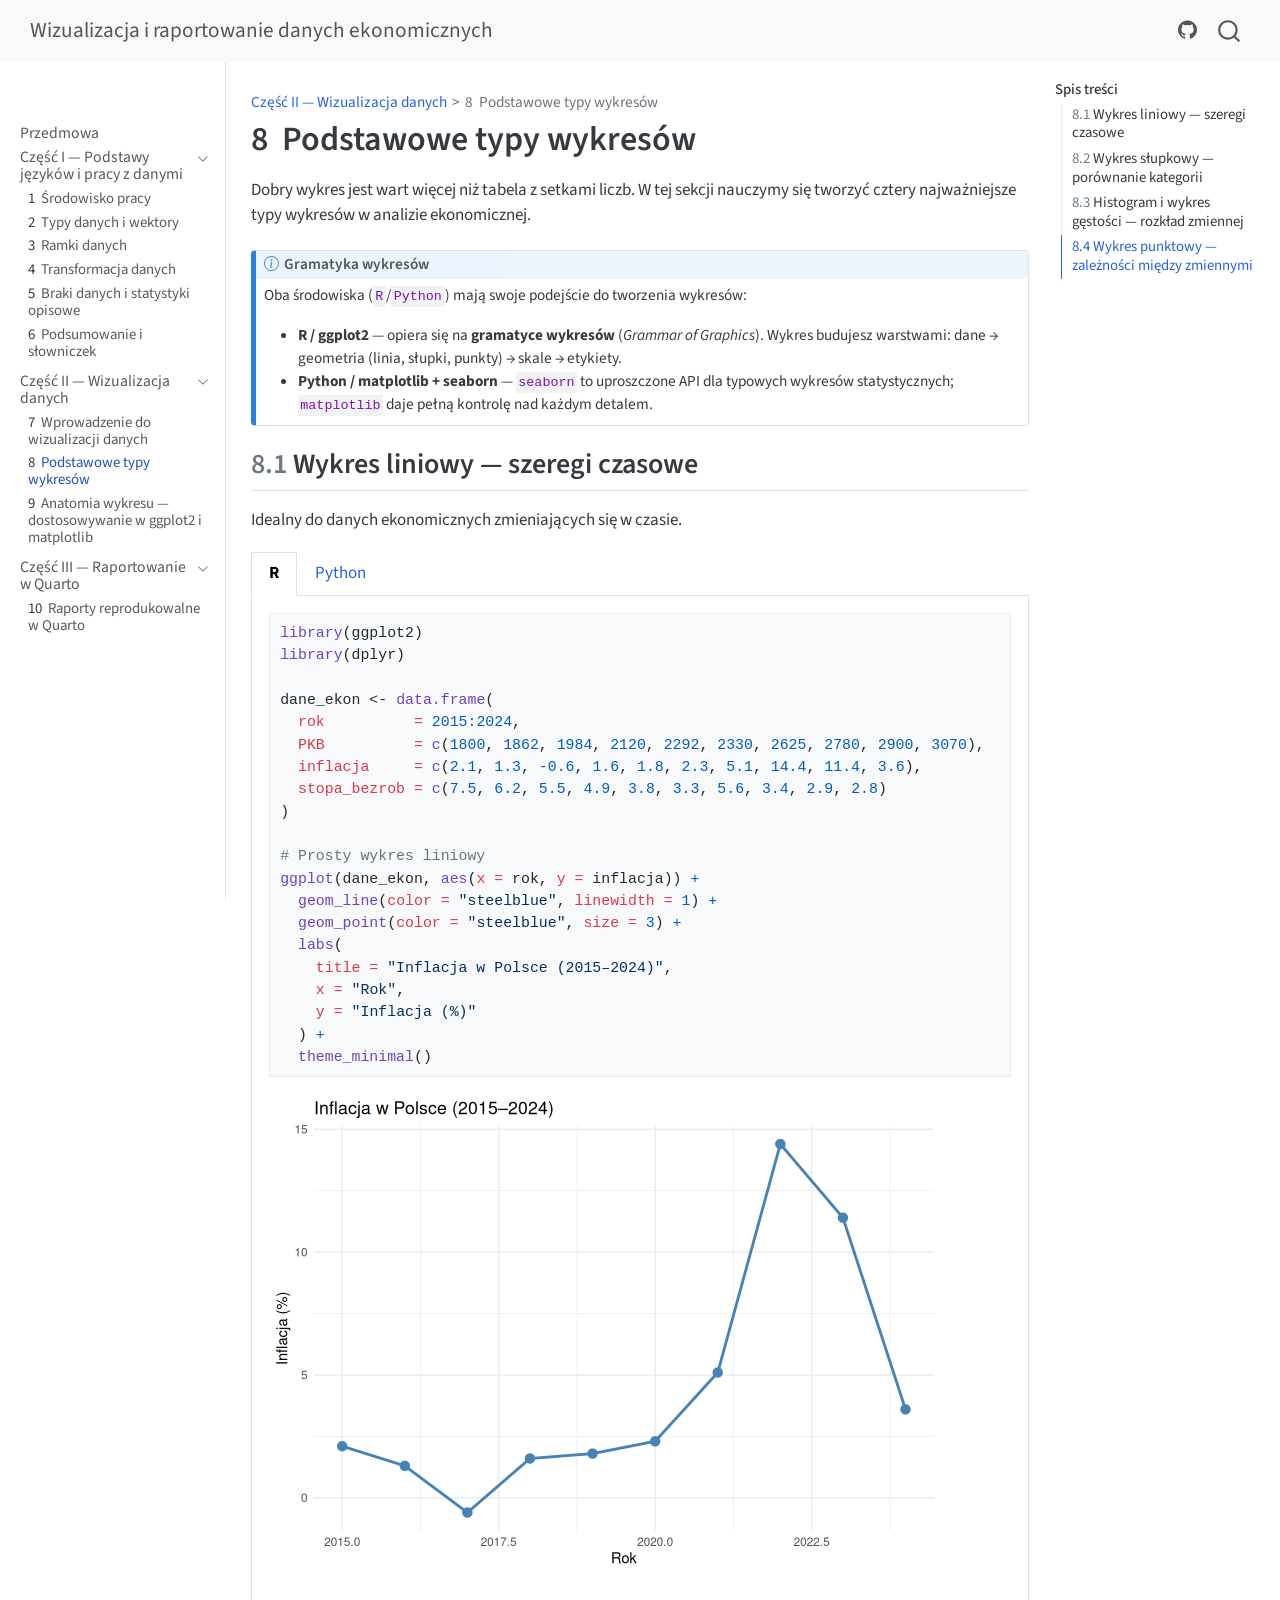
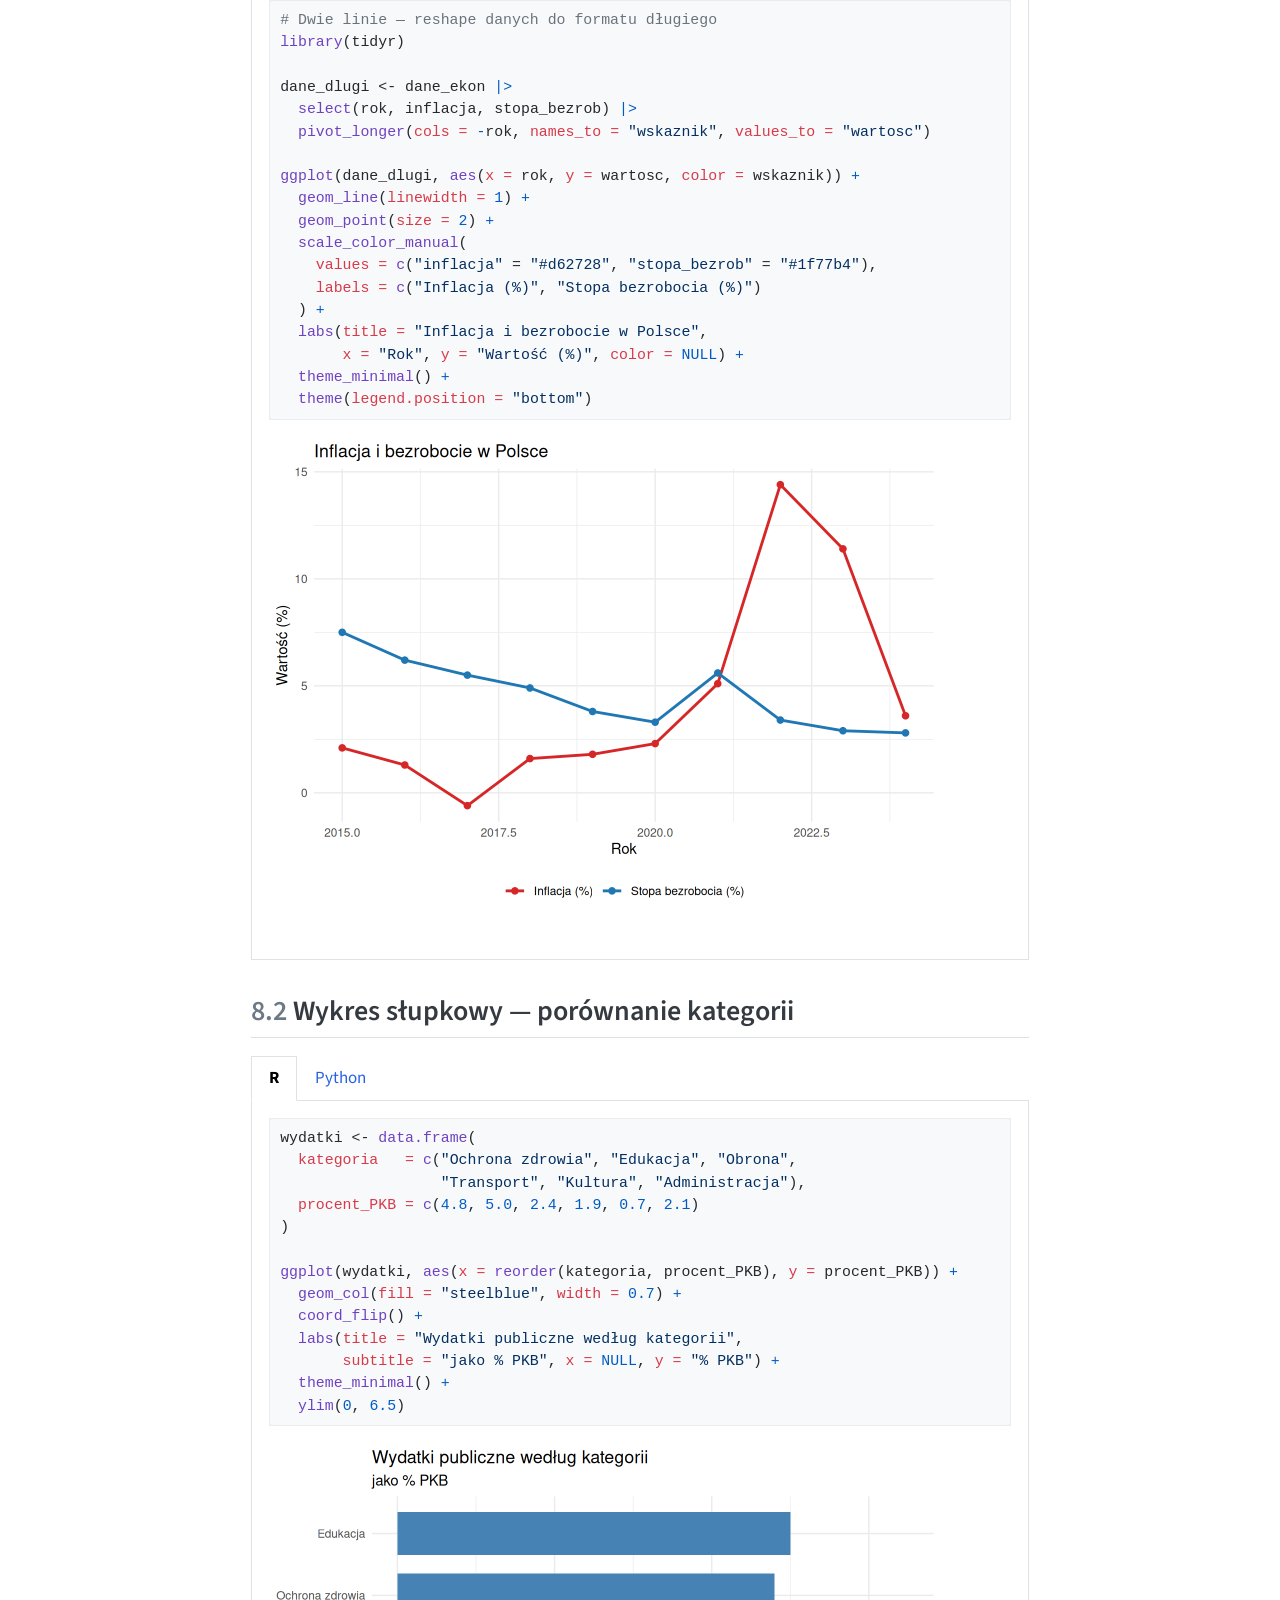
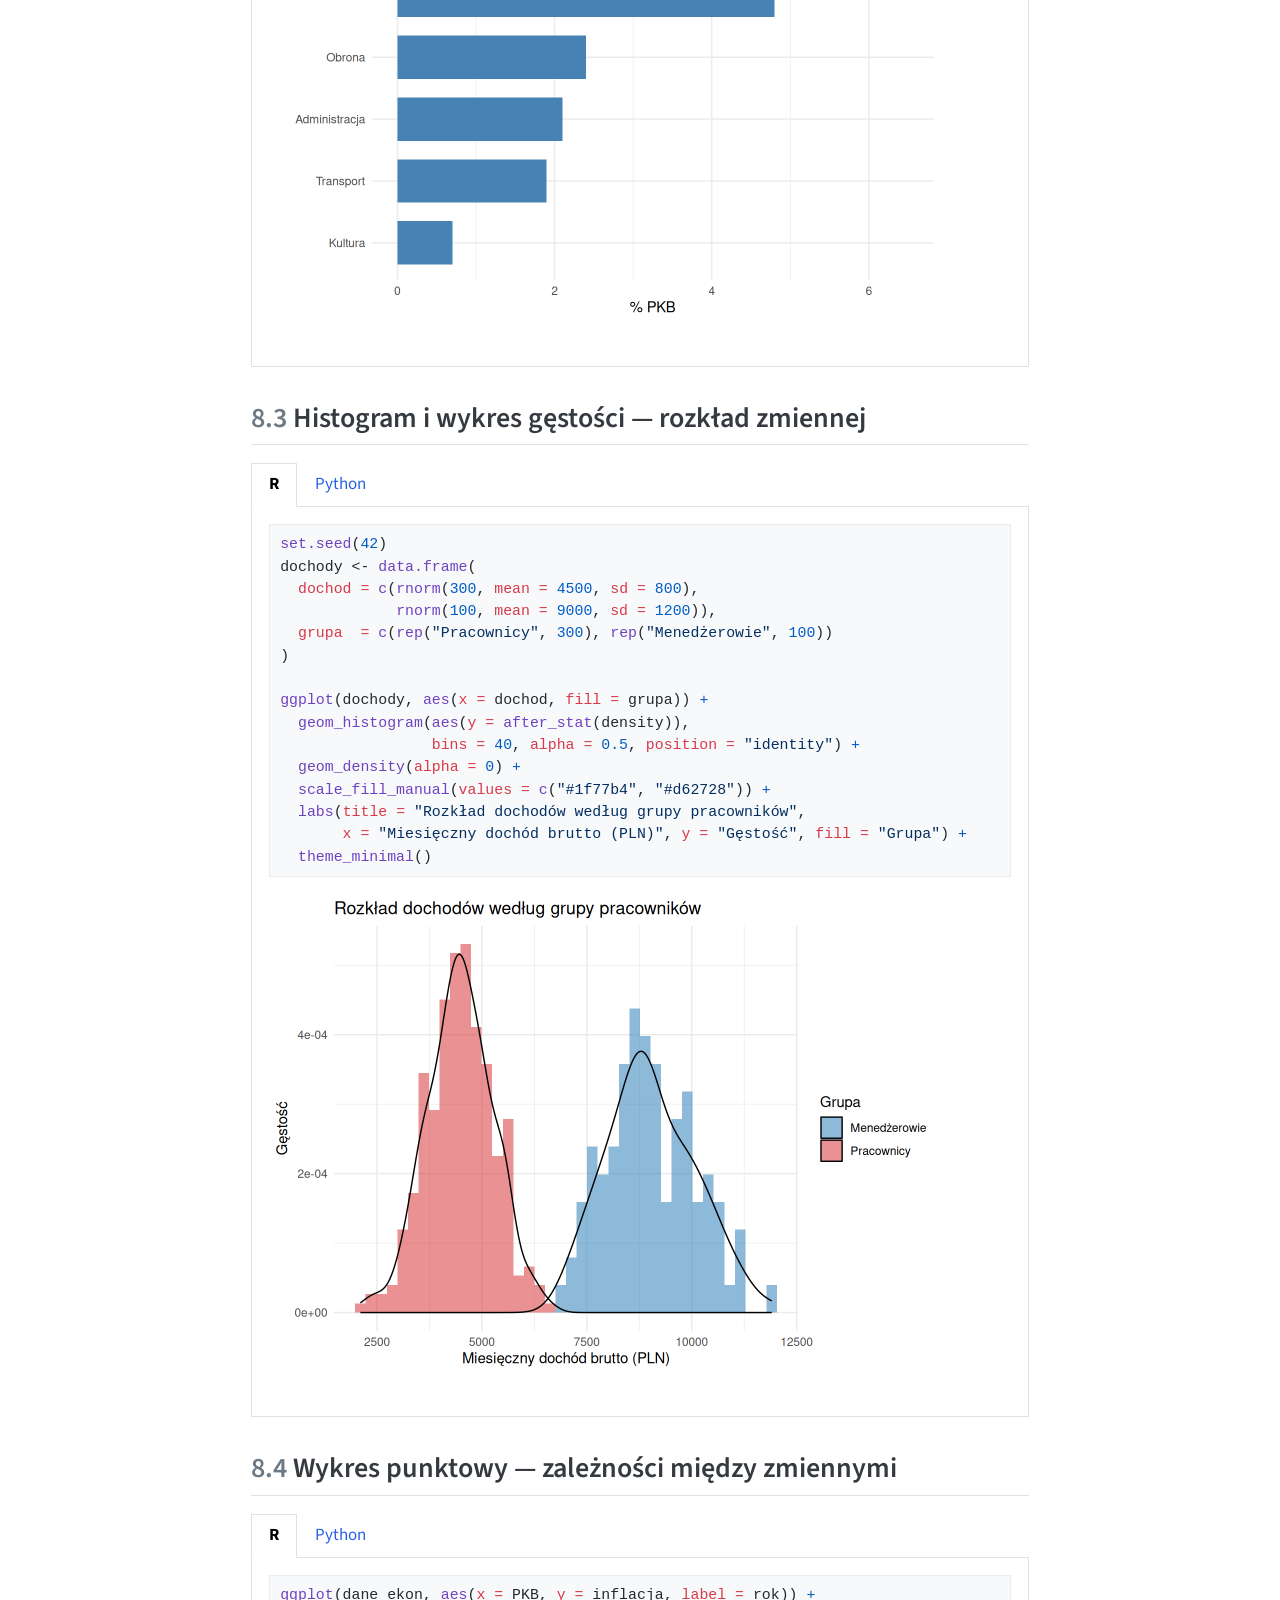
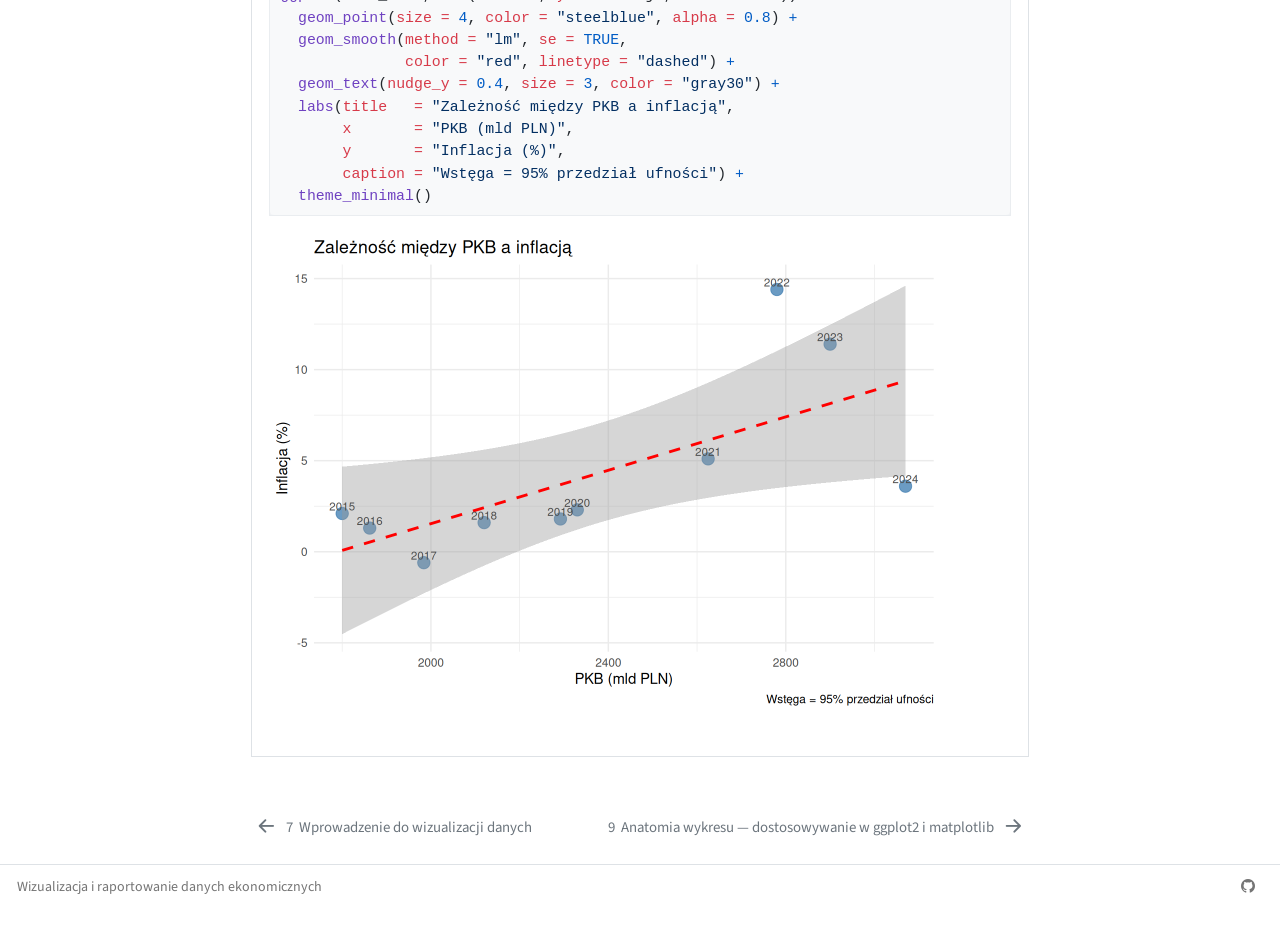
<file: 07a_wykresy_podstawowe.html>
<!DOCTYPE html>
<html xmlns="http://www.w3.org/1999/xhtml" lang="en" xml:lang="en"><head>

<meta charset="utf-8">
<meta name="generator" content="quarto-1.9.37">

<meta name="viewport" content="width=device-width, initial-scale=1.0, user-scalable=yes">


<title>8&nbsp; Podstawowe typy wykresów – Wizualizacja i raportowanie danych ekonomicznych</title>
<style>
/* Default styles provided by pandoc.
** See https://pandoc.org/MANUAL.html#variables-for-html for config info.
*/
code{white-space: pre-wrap;}
span.smallcaps{font-variant: small-caps;}
div.columns{display: flex; gap: min(4vw, 1.5em);}
div.column{flex: auto; overflow-x: auto;}
div.hanging-indent{margin-left: 1.5em; text-indent: -1.5em;}
ul.task-list{list-style: none;}
ul.task-list li input[type="checkbox"] {
  width: 0.8em;
  margin: 0 0.8em 0.2em -1em; /* quarto-specific, see https://github.com/quarto-dev/quarto-cli/issues/4556 */ 
  vertical-align: middle;
}
/* CSS for syntax highlighting */
html { -webkit-text-size-adjust: 100%; }
pre > code.sourceCode { white-space: pre; position: relative; }
pre > code.sourceCode > span { display: inline-block; line-height: 1.25; }
pre > code.sourceCode > span:empty { height: 1.2em; }
.sourceCode { overflow: visible; }
code.sourceCode > span { color: inherit; text-decoration: inherit; }
div.sourceCode { margin: 1em 0; }
pre.sourceCode { margin: 0; }
@media screen {
div.sourceCode { overflow: auto; }
}
@media print {
pre > code.sourceCode { white-space: pre-wrap; }
pre > code.sourceCode > span { text-indent: -5em; padding-left: 5em; }
}
pre.numberSource code
  { counter-reset: source-line 0; }
pre.numberSource code > span
  { position: relative; left: -4em; counter-increment: source-line; }
pre.numberSource code > span > a:first-child::before
  { content: counter(source-line);
    position: relative; left: -1em; text-align: right; vertical-align: baseline;
    border: none; display: inline-block;
    -webkit-touch-callout: none; -webkit-user-select: none;
    -khtml-user-select: none; -moz-user-select: none;
    -ms-user-select: none; user-select: none;
    padding: 0 4px; width: 4em;
  }
pre.numberSource { margin-left: 3em;  padding-left: 4px; }
div.sourceCode
  {   }
@media screen {
pre > code.sourceCode > span > a:first-child::before { text-decoration: underline; }
}
</style>


<script src="site_libs/quarto-nav/quarto-nav.js"></script>
<script src="site_libs/quarto-nav/headroom.min.js"></script>
<script src="site_libs/clipboard/clipboard.min.js"></script>
<script src="site_libs/quarto-search/autocomplete.umd.js"></script>
<script src="site_libs/quarto-search/fuse.min.js"></script>
<script src="site_libs/quarto-search/quarto-search.js"></script>
<meta name="quarto:offset" content="./">
<link href="./07b_anatomia_wykresu.html" rel="next">
<link href="./06_wizualizacja_wprowadzenie.html" rel="prev">
<script src="site_libs/quarto-html/quarto.js" type="module"></script>
<script src="site_libs/quarto-html/tabsets/tabsets.js" type="module"></script>
<script src="site_libs/quarto-html/popper.min.js"></script>
<script src="site_libs/quarto-html/tippy.umd.min.js"></script>
<script src="site_libs/quarto-html/anchor.min.js"></script>
<link href="site_libs/quarto-html/tippy.css" rel="stylesheet">
<link href="site_libs/quarto-html/quarto-syntax-highlighting-acf12a64177840b8d86f2d4f01b2e9fb.css" rel="stylesheet" id="quarto-text-highlighting-styles">
<script src="site_libs/bootstrap/bootstrap.min.js"></script>
<link href="site_libs/bootstrap/bootstrap-icons.css" rel="stylesheet">
<link href="site_libs/bootstrap/bootstrap-af3b44b46cba74a7a9aab75eb0a791d3.min.css" rel="stylesheet" append-hash="true" id="quarto-bootstrap" data-mode="light">
<script id="quarto-search-options" type="application/json">{
  "location": "navbar",
  "copy-button": false,
  "collapse-after": 3,
  "panel-placement": "end",
  "type": "overlay",
  "limit": 50,
  "keyboard-shortcut": [
    "f",
    "/",
    "s"
  ],
  "show-item-context": false,
  "language": {
    "search-no-results-text": "No results",
    "search-matching-documents-text": "matching documents",
    "search-copy-link-title": "Copy link to search",
    "search-hide-matches-text": "Hide additional matches",
    "search-more-match-text": "more match in this document",
    "search-more-matches-text": "more matches in this document",
    "search-clear-button-title": "Clear",
    "search-text-placeholder": "",
    "search-detached-cancel-button-title": "Cancel",
    "search-submit-button-title": "Submit",
    "search-label": "Search"
  }
}</script>
<style>html{ scroll-behavior: smooth; }</style>


<link rel="stylesheet" href="custom.css">
</head>

<body class="nav-sidebar docked nav-fixed quarto-light">

<div id="quarto-search-results"></div>
  <header id="quarto-header" class="headroom fixed-top">
    <nav class="navbar navbar-expand-lg " data-bs-theme="dark">
      <div class="navbar-container container-fluid">
      <div class="navbar-brand-container mx-auto">
    <a class="navbar-brand" href="./index.html">
    <span class="navbar-title">Wizualizacja i raportowanie danych ekonomicznych</span>
    </a>
  </div>
            <div id="quarto-search" class="" title="Search"></div>
          <button class="navbar-toggler" type="button" data-bs-toggle="collapse" data-bs-target="#navbarCollapse" aria-controls="navbarCollapse" role="menu" aria-expanded="false" aria-label="Toggle navigation" onclick="if (window.quartoToggleHeadroom) { window.quartoToggleHeadroom(); }">
  <span class="navbar-toggler-icon"></span>
</button>
          <div class="collapse navbar-collapse" id="navbarCollapse">
            <ul class="navbar-nav navbar-nav-scroll ms-auto">
  <li class="nav-item compact">
    <a class="nav-link" href="https://github.com"> <i class="bi bi-github" role="img">
</i> 
<span class="menu-text"></span></a>
  </li>  
</ul>
          </div> <!-- /navcollapse -->
            <div class="quarto-navbar-tools">
</div>
      </div> <!-- /container-fluid -->
    </nav>
  <nav class="quarto-secondary-nav">
    <div class="container-fluid d-flex">
      <button type="button" class="quarto-btn-toggle btn" data-bs-toggle="collapse" role="button" data-bs-target=".quarto-sidebar-collapse-item" aria-controls="quarto-sidebar" aria-expanded="false" aria-label="Toggle sidebar navigation" onclick="if (window.quartoToggleHeadroom) { window.quartoToggleHeadroom(); }">
        <i class="bi bi-layout-text-sidebar-reverse"></i>
      </button>
        <nav class="quarto-page-breadcrumbs" aria-label="breadcrumb"><ol class="breadcrumb"><li class="breadcrumb-item"><a href="./06_wizualizacja_wprowadzenie.html">Część II — Wizualizacja danych</a></li><li class="breadcrumb-item"><a href="./07a_wykresy_podstawowe.html"><span class="chapter-number">8</span>&nbsp; <span class="chapter-title">Podstawowe typy wykresów</span></a></li></ol></nav>
        <a class="flex-grow-1" role="navigation" data-bs-toggle="collapse" data-bs-target=".quarto-sidebar-collapse-item" aria-controls="quarto-sidebar" aria-expanded="false" aria-label="Toggle sidebar navigation" onclick="if (window.quartoToggleHeadroom) { window.quartoToggleHeadroom(); }">      
        </a>
      <button type="button" class="btn quarto-search-button" aria-label="Search" onclick="window.quartoOpenSearch();">
        <i class="bi bi-search"></i>
      </button>
    </div>
  </nav>
</header>
<!-- content -->
<div id="quarto-content" class="quarto-container page-columns page-rows-contents page-layout-article page-navbar">
<!-- sidebar -->
  <nav id="quarto-sidebar" class="sidebar collapse collapse-horizontal quarto-sidebar-collapse-item sidebar-navigation docked overflow-auto">
        <div class="mt-2 flex-shrink-0 align-items-center">
        <div class="sidebar-search">
        <div id="quarto-search" class="" title="Search"></div>
        </div>
        </div>
    <div class="sidebar-menu-container"> 
    <ul class="list-unstyled mt-1">
        <li class="sidebar-item">
  <div class="sidebar-item-container"> 
  <a href="./index.html" class="sidebar-item-text sidebar-link">
 <span class="menu-text">Przedmowa</span></a>
  </div>
</li>
        <li class="sidebar-item sidebar-item-section">
      <div class="sidebar-item-container"> 
            <a class="sidebar-item-text sidebar-link text-start" data-bs-toggle="collapse" data-bs-target="#quarto-sidebar-section-1" role="navigation" aria-expanded="true">
 <span class="menu-text">Część I — Podstawy języków i pracy z danymi</span></a>
          <a class="sidebar-item-toggle text-start" data-bs-toggle="collapse" data-bs-target="#quarto-sidebar-section-1" role="navigation" aria-expanded="true" aria-label="Toggle section">
            <i class="bi bi-chevron-right ms-2"></i>
          </a> 
      </div>
      <ul id="quarto-sidebar-section-1" class="collapse list-unstyled sidebar-section depth1 show">  
          <li class="sidebar-item">
  <div class="sidebar-item-container"> 
  <a href="./01_srodowisko.html" class="sidebar-item-text sidebar-link">
 <span class="menu-text"><span class="chapter-number">1</span>&nbsp; <span class="chapter-title">Środowisko pracy</span></span></a>
  </div>
</li>
          <li class="sidebar-item">
  <div class="sidebar-item-container"> 
  <a href="./02_typy_wektory.html" class="sidebar-item-text sidebar-link">
 <span class="menu-text"><span class="chapter-number">2</span>&nbsp; <span class="chapter-title">Typy danych i wektory</span></span></a>
  </div>
</li>
          <li class="sidebar-item">
  <div class="sidebar-item-container"> 
  <a href="./03_ramki_danych.html" class="sidebar-item-text sidebar-link">
 <span class="menu-text"><span class="chapter-number">3</span>&nbsp; <span class="chapter-title">Ramki danych</span></span></a>
  </div>
</li>
          <li class="sidebar-item">
  <div class="sidebar-item-container"> 
  <a href="./04_transformacja.html" class="sidebar-item-text sidebar-link">
 <span class="menu-text"><span class="chapter-number">4</span>&nbsp; <span class="chapter-title">Transformacja danych</span></span></a>
  </div>
</li>
          <li class="sidebar-item">
  <div class="sidebar-item-container"> 
  <a href="./05_braki_statystyki.html" class="sidebar-item-text sidebar-link">
 <span class="menu-text"><span class="chapter-number">5</span>&nbsp; <span class="chapter-title">Braki danych i statystyki opisowe</span></span></a>
  </div>
</li>
          <li class="sidebar-item">
  <div class="sidebar-item-container"> 
  <a href="./08_podsumowanie.html" class="sidebar-item-text sidebar-link">
 <span class="menu-text"><span class="chapter-number">6</span>&nbsp; <span class="chapter-title">Podsumowanie i słowniczek</span></span></a>
  </div>
</li>
      </ul>
  </li>
        <li class="sidebar-item sidebar-item-section">
      <div class="sidebar-item-container"> 
            <a class="sidebar-item-text sidebar-link text-start" data-bs-toggle="collapse" data-bs-target="#quarto-sidebar-section-2" role="navigation" aria-expanded="true">
 <span class="menu-text">Część II — Wizualizacja danych</span></a>
          <a class="sidebar-item-toggle text-start" data-bs-toggle="collapse" data-bs-target="#quarto-sidebar-section-2" role="navigation" aria-expanded="true" aria-label="Toggle section">
            <i class="bi bi-chevron-right ms-2"></i>
          </a> 
      </div>
      <ul id="quarto-sidebar-section-2" class="collapse list-unstyled sidebar-section depth1 show">  
          <li class="sidebar-item">
  <div class="sidebar-item-container"> 
  <a href="./06_wizualizacja_wprowadzenie.html" class="sidebar-item-text sidebar-link">
 <span class="menu-text"><span class="chapter-number">7</span>&nbsp; <span class="chapter-title">Wprowadzenie do wizualizacji danych</span></span></a>
  </div>
</li>
          <li class="sidebar-item">
  <div class="sidebar-item-container"> 
  <a href="./07a_wykresy_podstawowe.html" class="sidebar-item-text sidebar-link active">
 <span class="menu-text"><span class="chapter-number">8</span>&nbsp; <span class="chapter-title">Podstawowe typy wykresów</span></span></a>
  </div>
</li>
          <li class="sidebar-item">
  <div class="sidebar-item-container"> 
  <a href="./07b_anatomia_wykresu.html" class="sidebar-item-text sidebar-link">
 <span class="menu-text"><span class="chapter-number">9</span>&nbsp; <span class="chapter-title">Anatomia wykresu — dostosowywanie w ggplot2 i matplotlib</span></span></a>
  </div>
</li>
      </ul>
  </li>
        <li class="sidebar-item sidebar-item-section">
      <div class="sidebar-item-container"> 
            <a class="sidebar-item-text sidebar-link text-start" data-bs-toggle="collapse" data-bs-target="#quarto-sidebar-section-3" role="navigation" aria-expanded="true">
 <span class="menu-text">Część III — Raportowanie w Quarto</span></a>
          <a class="sidebar-item-toggle text-start" data-bs-toggle="collapse" data-bs-target="#quarto-sidebar-section-3" role="navigation" aria-expanded="true" aria-label="Toggle section">
            <i class="bi bi-chevron-right ms-2"></i>
          </a> 
      </div>
      <ul id="quarto-sidebar-section-3" class="collapse list-unstyled sidebar-section depth1 show">  
          <li class="sidebar-item">
  <div class="sidebar-item-container"> 
  <a href="./09_raporty_quarto.html" class="sidebar-item-text sidebar-link">
 <span class="menu-text"><span class="chapter-number">10</span>&nbsp; <span class="chapter-title">Raporty reprodukowalne w Quarto</span></span></a>
  </div>
</li>
      </ul>
  </li>
    </ul>
    </div>
</nav>
<div id="quarto-sidebar-glass" class="quarto-sidebar-collapse-item" data-bs-toggle="collapse" data-bs-target=".quarto-sidebar-collapse-item"></div>
<!-- margin-sidebar -->
    <div id="quarto-margin-sidebar" class="sidebar margin-sidebar">
        <nav id="TOC" role="doc-toc" class="toc-active">
    <h2 id="toc-title">Spis treści</h2>
   
  <ul>
  <li><a href="#wykres-liniowy-szeregi-czasowe" id="toc-wykres-liniowy-szeregi-czasowe" class="nav-link active" data-scroll-target="#wykres-liniowy-szeregi-czasowe"><span class="header-section-number">8.1</span> Wykres liniowy — szeregi czasowe</a></li>
  <li><a href="#wykres-słupkowy-porównanie-kategorii" id="toc-wykres-słupkowy-porównanie-kategorii" class="nav-link" data-scroll-target="#wykres-słupkowy-porównanie-kategorii"><span class="header-section-number">8.2</span> Wykres słupkowy — porównanie kategorii</a></li>
  <li><a href="#histogram-i-wykres-gęstości-rozkład-zmiennej" id="toc-histogram-i-wykres-gęstości-rozkład-zmiennej" class="nav-link" data-scroll-target="#histogram-i-wykres-gęstości-rozkład-zmiennej"><span class="header-section-number">8.3</span> Histogram i wykres gęstości — rozkład zmiennej</a></li>
  <li><a href="#wykres-punktowy-zależności-między-zmiennymi" id="toc-wykres-punktowy-zależności-między-zmiennymi" class="nav-link" data-scroll-target="#wykres-punktowy-zależności-między-zmiennymi"><span class="header-section-number">8.4</span> Wykres punktowy — zależności między zmiennymi</a></li>
  </ul>
</nav>
    </div>
<!-- main -->
<main class="content" id="quarto-document-content">

<header id="title-block-header" class="quarto-title-block default"><nav class="quarto-page-breadcrumbs quarto-title-breadcrumbs d-none d-lg-block" aria-label="breadcrumb"><ol class="breadcrumb"><li class="breadcrumb-item"><a href="./06_wizualizacja_wprowadzenie.html">Część II — Wizualizacja danych</a></li><li class="breadcrumb-item"><a href="./07a_wykresy_podstawowe.html"><span class="chapter-number">8</span>&nbsp; <span class="chapter-title">Podstawowe typy wykresów</span></a></li></ol></nav>
<div class="quarto-title">
<h1 class="title"><span id="sec-viz-basic" class="quarto-section-identifier"><span class="chapter-number">8</span>&nbsp; <span class="chapter-title">Podstawowe typy wykresów</span></span></h1>
</div>



<div class="quarto-title-meta">

    
  
    
  </div>
  


</header>


<p>Dobry wykres jest wart więcej niż tabela z setkami liczb. W tej sekcji nauczymy się tworzyć cztery najważniejsze typy wykresów w analizie ekonomicznej.</p>
<div class="callout callout-style-default callout-note callout-titled">
<div class="callout-header d-flex align-content-center">
<div class="callout-icon-container">
<i class="callout-icon"></i>
</div>
<div class="callout-title-container flex-fill">
<span class="screen-reader-only">Note</span>Gramatyka wykresów
</div>
</div>
<div class="callout-body-container callout-body">
<p>Oba środowiska (<code>R</code>/<code>Python</code>) mają swoje podejście do tworzenia wykresów:</p>
<ul>
<li><strong>R / ggplot2</strong> — opiera się na <strong>gramatyce wykresów</strong> (<em>Grammar of Graphics</em>). Wykres budujesz warstwami: dane → geometria (linia, słupki, punkty) → skale → etykiety.</li>
<li><strong>Python / matplotlib + seaborn</strong> — <code>seaborn</code> to uproszczone API dla typowych wykresów statystycznych; <code>matplotlib</code> daje pełną kontrolę nad każdym detalem.</li>
</ul>
</div>
</div>
<section id="wykres-liniowy-szeregi-czasowe" class="level2" data-number="8.1">
<h2 data-number="8.1" class="anchored" data-anchor-id="wykres-liniowy-szeregi-czasowe"><span class="header-section-number">8.1</span> Wykres liniowy — szeregi czasowe</h2>
<p>Idealny do danych ekonomicznych zmieniających się w czasie.</p>
<div class="tabset-margin-container"></div><div class="panel-tabset">
<ul class="nav nav-tabs" role="tablist"><li class="nav-item" role="presentation"><a class="nav-link active" id="tabset-1-1-tab" data-bs-toggle="tab" data-bs-target="#tabset-1-1" role="tab" aria-controls="tabset-1-1" aria-selected="true" href="">R</a></li><li class="nav-item" role="presentation"><a class="nav-link" id="tabset-1-2-tab" data-bs-toggle="tab" data-bs-target="#tabset-1-2" role="tab" aria-controls="tabset-1-2" aria-selected="false" href="">Python</a></li></ul>
<div class="tab-content">
<div id="tabset-1-1" class="tab-pane active" role="tabpanel" aria-labelledby="tabset-1-1-tab">
<div class="cell">
<div class="code-copy-outer-scaffold"><div class="sourceCode cell-code" id="cb1"><pre class="sourceCode r code-with-copy"><code class="sourceCode r"><span id="cb1-1"><a href="#cb1-1" aria-hidden="true" tabindex="-1"></a><span class="fu">library</span>(ggplot2)</span>
<span id="cb1-2"><a href="#cb1-2" aria-hidden="true" tabindex="-1"></a><span class="fu">library</span>(dplyr)</span>
<span id="cb1-3"><a href="#cb1-3" aria-hidden="true" tabindex="-1"></a></span>
<span id="cb1-4"><a href="#cb1-4" aria-hidden="true" tabindex="-1"></a>dane_ekon <span class="ot">&lt;-</span> <span class="fu">data.frame</span>(</span>
<span id="cb1-5"><a href="#cb1-5" aria-hidden="true" tabindex="-1"></a>  <span class="at">rok          =</span> <span class="dv">2015</span><span class="sc">:</span><span class="dv">2024</span>,</span>
<span id="cb1-6"><a href="#cb1-6" aria-hidden="true" tabindex="-1"></a>  <span class="at">PKB          =</span> <span class="fu">c</span>(<span class="dv">1800</span>, <span class="dv">1862</span>, <span class="dv">1984</span>, <span class="dv">2120</span>, <span class="dv">2292</span>, <span class="dv">2330</span>, <span class="dv">2625</span>, <span class="dv">2780</span>, <span class="dv">2900</span>, <span class="dv">3070</span>),</span>
<span id="cb1-7"><a href="#cb1-7" aria-hidden="true" tabindex="-1"></a>  <span class="at">inflacja     =</span> <span class="fu">c</span>(<span class="fl">2.1</span>, <span class="fl">1.3</span>, <span class="sc">-</span><span class="fl">0.6</span>, <span class="fl">1.6</span>, <span class="fl">1.8</span>, <span class="fl">2.3</span>, <span class="fl">5.1</span>, <span class="fl">14.4</span>, <span class="fl">11.4</span>, <span class="fl">3.6</span>),</span>
<span id="cb1-8"><a href="#cb1-8" aria-hidden="true" tabindex="-1"></a>  <span class="at">stopa_bezrob =</span> <span class="fu">c</span>(<span class="fl">7.5</span>, <span class="fl">6.2</span>, <span class="fl">5.5</span>, <span class="fl">4.9</span>, <span class="fl">3.8</span>, <span class="fl">3.3</span>, <span class="fl">5.6</span>, <span class="fl">3.4</span>, <span class="fl">2.9</span>, <span class="fl">2.8</span>)</span>
<span id="cb1-9"><a href="#cb1-9" aria-hidden="true" tabindex="-1"></a>)</span>
<span id="cb1-10"><a href="#cb1-10" aria-hidden="true" tabindex="-1"></a></span>
<span id="cb1-11"><a href="#cb1-11" aria-hidden="true" tabindex="-1"></a><span class="co"># Prosty wykres liniowy</span></span>
<span id="cb1-12"><a href="#cb1-12" aria-hidden="true" tabindex="-1"></a><span class="fu">ggplot</span>(dane_ekon, <span class="fu">aes</span>(<span class="at">x =</span> rok, <span class="at">y =</span> inflacja)) <span class="sc">+</span></span>
<span id="cb1-13"><a href="#cb1-13" aria-hidden="true" tabindex="-1"></a>  <span class="fu">geom_line</span>(<span class="at">color =</span> <span class="st">"steelblue"</span>, <span class="at">linewidth =</span> <span class="dv">1</span>) <span class="sc">+</span></span>
<span id="cb1-14"><a href="#cb1-14" aria-hidden="true" tabindex="-1"></a>  <span class="fu">geom_point</span>(<span class="at">color =</span> <span class="st">"steelblue"</span>, <span class="at">size =</span> <span class="dv">3</span>) <span class="sc">+</span></span>
<span id="cb1-15"><a href="#cb1-15" aria-hidden="true" tabindex="-1"></a>  <span class="fu">labs</span>(</span>
<span id="cb1-16"><a href="#cb1-16" aria-hidden="true" tabindex="-1"></a>    <span class="at">title =</span> <span class="st">"Inflacja w Polsce (2015–2024)"</span>,</span>
<span id="cb1-17"><a href="#cb1-17" aria-hidden="true" tabindex="-1"></a>    <span class="at">x =</span> <span class="st">"Rok"</span>,</span>
<span id="cb1-18"><a href="#cb1-18" aria-hidden="true" tabindex="-1"></a>    <span class="at">y =</span> <span class="st">"Inflacja (%)"</span></span>
<span id="cb1-19"><a href="#cb1-19" aria-hidden="true" tabindex="-1"></a>  ) <span class="sc">+</span></span>
<span id="cb1-20"><a href="#cb1-20" aria-hidden="true" tabindex="-1"></a>  <span class="fu">theme_minimal</span>()</span></code></pre></div><button title="Copy to Clipboard" class="code-copy-button"><i class="bi"></i></button></div>
<div class="cell-output-display">
<div>
<figure class="figure">
<p><img src="07a_wykresy_podstawowe_files/figure-html/unnamed-chunk-1-1.png" class="img-fluid figure-img" width="672"></p>
</figure>
</div>
</div>
</div>
<div class="cell">
<div class="code-copy-outer-scaffold"><div class="sourceCode cell-code" id="cb2"><pre class="sourceCode r code-with-copy"><code class="sourceCode r"><span id="cb2-1"><a href="#cb2-1" aria-hidden="true" tabindex="-1"></a><span class="co"># Dwie linie — reshape danych do formatu długiego</span></span>
<span id="cb2-2"><a href="#cb2-2" aria-hidden="true" tabindex="-1"></a><span class="fu">library</span>(tidyr)</span>
<span id="cb2-3"><a href="#cb2-3" aria-hidden="true" tabindex="-1"></a></span>
<span id="cb2-4"><a href="#cb2-4" aria-hidden="true" tabindex="-1"></a>dane_dlugi <span class="ot">&lt;-</span> dane_ekon <span class="sc">|&gt;</span></span>
<span id="cb2-5"><a href="#cb2-5" aria-hidden="true" tabindex="-1"></a>  <span class="fu">select</span>(rok, inflacja, stopa_bezrob) <span class="sc">|&gt;</span></span>
<span id="cb2-6"><a href="#cb2-6" aria-hidden="true" tabindex="-1"></a>  <span class="fu">pivot_longer</span>(<span class="at">cols =</span> <span class="sc">-</span>rok, <span class="at">names_to =</span> <span class="st">"wskaznik"</span>, <span class="at">values_to =</span> <span class="st">"wartosc"</span>)</span>
<span id="cb2-7"><a href="#cb2-7" aria-hidden="true" tabindex="-1"></a></span>
<span id="cb2-8"><a href="#cb2-8" aria-hidden="true" tabindex="-1"></a><span class="fu">ggplot</span>(dane_dlugi, <span class="fu">aes</span>(<span class="at">x =</span> rok, <span class="at">y =</span> wartosc, <span class="at">color =</span> wskaznik)) <span class="sc">+</span></span>
<span id="cb2-9"><a href="#cb2-9" aria-hidden="true" tabindex="-1"></a>  <span class="fu">geom_line</span>(<span class="at">linewidth =</span> <span class="dv">1</span>) <span class="sc">+</span></span>
<span id="cb2-10"><a href="#cb2-10" aria-hidden="true" tabindex="-1"></a>  <span class="fu">geom_point</span>(<span class="at">size =</span> <span class="dv">2</span>) <span class="sc">+</span></span>
<span id="cb2-11"><a href="#cb2-11" aria-hidden="true" tabindex="-1"></a>  <span class="fu">scale_color_manual</span>(</span>
<span id="cb2-12"><a href="#cb2-12" aria-hidden="true" tabindex="-1"></a>    <span class="at">values =</span> <span class="fu">c</span>(<span class="st">"inflacja"</span> <span class="ot">=</span> <span class="st">"#d62728"</span>, <span class="st">"stopa_bezrob"</span> <span class="ot">=</span> <span class="st">"#1f77b4"</span>),</span>
<span id="cb2-13"><a href="#cb2-13" aria-hidden="true" tabindex="-1"></a>    <span class="at">labels =</span> <span class="fu">c</span>(<span class="st">"Inflacja (%)"</span>, <span class="st">"Stopa bezrobocia (%)"</span>)</span>
<span id="cb2-14"><a href="#cb2-14" aria-hidden="true" tabindex="-1"></a>  ) <span class="sc">+</span></span>
<span id="cb2-15"><a href="#cb2-15" aria-hidden="true" tabindex="-1"></a>  <span class="fu">labs</span>(<span class="at">title =</span> <span class="st">"Inflacja i bezrobocie w Polsce"</span>,</span>
<span id="cb2-16"><a href="#cb2-16" aria-hidden="true" tabindex="-1"></a>       <span class="at">x =</span> <span class="st">"Rok"</span>, <span class="at">y =</span> <span class="st">"Wartość (%)"</span>, <span class="at">color =</span> <span class="cn">NULL</span>) <span class="sc">+</span></span>
<span id="cb2-17"><a href="#cb2-17" aria-hidden="true" tabindex="-1"></a>  <span class="fu">theme_minimal</span>() <span class="sc">+</span></span>
<span id="cb2-18"><a href="#cb2-18" aria-hidden="true" tabindex="-1"></a>  <span class="fu">theme</span>(<span class="at">legend.position =</span> <span class="st">"bottom"</span>)</span></code></pre></div><button title="Copy to Clipboard" class="code-copy-button"><i class="bi"></i></button></div>
<div class="cell-output-display">
<div>
<figure class="figure">
<p><img src="07a_wykresy_podstawowe_files/figure-html/unnamed-chunk-2-1.png" class="img-fluid figure-img" width="672"></p>
</figure>
</div>
</div>
</div>
</div>
<div id="tabset-1-2" class="tab-pane" role="tabpanel" aria-labelledby="tabset-1-2-tab">
<div class="code-copy-outer-scaffold"><div class="sourceCode" id="cb3"><pre class="sourceCode python code-with-copy"><code class="sourceCode python"><span id="cb3-1"><a href="#cb3-1" aria-hidden="true" tabindex="-1"></a><span class="im">import</span> pandas <span class="im">as</span> pd</span>
<span id="cb3-2"><a href="#cb3-2" aria-hidden="true" tabindex="-1"></a><span class="im">import</span> matplotlib.pyplot <span class="im">as</span> plt</span>
<span id="cb3-3"><a href="#cb3-3" aria-hidden="true" tabindex="-1"></a><span class="im">import</span> seaborn <span class="im">as</span> sns</span>
<span id="cb3-4"><a href="#cb3-4" aria-hidden="true" tabindex="-1"></a></span>
<span id="cb3-5"><a href="#cb3-5" aria-hidden="true" tabindex="-1"></a>sns.set_style(<span class="st">"whitegrid"</span>)</span>
<span id="cb3-6"><a href="#cb3-6" aria-hidden="true" tabindex="-1"></a></span>
<span id="cb3-7"><a href="#cb3-7" aria-hidden="true" tabindex="-1"></a>dane_ekon <span class="op">=</span> pd.DataFrame({</span>
<span id="cb3-8"><a href="#cb3-8" aria-hidden="true" tabindex="-1"></a>    <span class="st">"rok"</span>:          <span class="bu">list</span>(<span class="bu">range</span>(<span class="dv">2015</span>, <span class="dv">2025</span>)),</span>
<span id="cb3-9"><a href="#cb3-9" aria-hidden="true" tabindex="-1"></a>    <span class="st">"PKB"</span>:          [<span class="dv">1800</span>, <span class="dv">1862</span>, <span class="dv">1984</span>, <span class="dv">2120</span>, <span class="dv">2292</span>, <span class="dv">2330</span>, <span class="dv">2625</span>, <span class="dv">2780</span>, <span class="dv">2900</span>, <span class="dv">3070</span>],</span>
<span id="cb3-10"><a href="#cb3-10" aria-hidden="true" tabindex="-1"></a>    <span class="st">"inflacja"</span>:     [<span class="fl">2.1</span>, <span class="fl">1.3</span>, <span class="op">-</span><span class="fl">0.6</span>, <span class="fl">1.6</span>, <span class="fl">1.8</span>, <span class="fl">2.3</span>, <span class="fl">5.1</span>, <span class="fl">14.4</span>, <span class="fl">11.4</span>, <span class="fl">3.6</span>],</span>
<span id="cb3-11"><a href="#cb3-11" aria-hidden="true" tabindex="-1"></a>    <span class="st">"stopa_bezrob"</span>: [<span class="fl">7.5</span>, <span class="fl">6.2</span>, <span class="fl">5.5</span>, <span class="fl">4.9</span>, <span class="fl">3.8</span>, <span class="fl">3.3</span>, <span class="fl">5.6</span>, <span class="fl">3.4</span>, <span class="fl">2.9</span>, <span class="fl">2.8</span>]</span>
<span id="cb3-12"><a href="#cb3-12" aria-hidden="true" tabindex="-1"></a>})</span>
<span id="cb3-13"><a href="#cb3-13" aria-hidden="true" tabindex="-1"></a></span>
<span id="cb3-14"><a href="#cb3-14" aria-hidden="true" tabindex="-1"></a><span class="co"># Prosty wykres liniowy</span></span>
<span id="cb3-15"><a href="#cb3-15" aria-hidden="true" tabindex="-1"></a>fig, ax <span class="op">=</span> plt.subplots(figsize<span class="op">=</span>(<span class="dv">9</span>, <span class="dv">5</span>))</span>
<span id="cb3-16"><a href="#cb3-16" aria-hidden="true" tabindex="-1"></a>ax.plot(dane_ekon[<span class="st">"rok"</span>], dane_ekon[<span class="st">"inflacja"</span>],</span>
<span id="cb3-17"><a href="#cb3-17" aria-hidden="true" tabindex="-1"></a>        color<span class="op">=</span><span class="st">"steelblue"</span>, linewidth<span class="op">=</span><span class="dv">2</span>, marker<span class="op">=</span><span class="st">"o"</span>, markersize<span class="op">=</span><span class="dv">5</span>)</span>
<span id="cb3-18"><a href="#cb3-18" aria-hidden="true" tabindex="-1"></a>ax.set_title(<span class="st">"Inflacja w Polsce (2015–2024)"</span>, fontsize<span class="op">=</span><span class="dv">14</span>)</span>
<span id="cb3-19"><a href="#cb3-19" aria-hidden="true" tabindex="-1"></a>ax.set_xlabel(<span class="st">"Rok"</span>)</span>
<span id="cb3-20"><a href="#cb3-20" aria-hidden="true" tabindex="-1"></a>ax.set_ylabel(<span class="st">"Inflacja (%)"</span>)</span>
<span id="cb3-21"><a href="#cb3-21" aria-hidden="true" tabindex="-1"></a>ax.grid(<span class="va">True</span>, alpha<span class="op">=</span><span class="fl">0.4</span>)</span>
<span id="cb3-22"><a href="#cb3-22" aria-hidden="true" tabindex="-1"></a>plt.tight_layout()</span>
<span id="cb3-23"><a href="#cb3-23" aria-hidden="true" tabindex="-1"></a>plt.show()</span></code></pre></div><button title="Copy to Clipboard" class="code-copy-button"><i class="bi"></i></button></div>
<div class="code-copy-outer-scaffold"><div class="sourceCode" id="cb4"><pre class="sourceCode python code-with-copy"><code class="sourceCode python"><span id="cb4-1"><a href="#cb4-1" aria-hidden="true" tabindex="-1"></a><span class="co"># Dwie linie na jednym wykresie</span></span>
<span id="cb4-2"><a href="#cb4-2" aria-hidden="true" tabindex="-1"></a>fig, ax <span class="op">=</span> plt.subplots(figsize<span class="op">=</span>(<span class="dv">9</span>, <span class="dv">5</span>))</span>
<span id="cb4-3"><a href="#cb4-3" aria-hidden="true" tabindex="-1"></a>ax.plot(dane_ekon[<span class="st">"rok"</span>], dane_ekon[<span class="st">"inflacja"</span>],</span>
<span id="cb4-4"><a href="#cb4-4" aria-hidden="true" tabindex="-1"></a>        color<span class="op">=</span><span class="st">"#d62728"</span>, linewidth<span class="op">=</span><span class="dv">2</span>, marker<span class="op">=</span><span class="st">"o"</span>, markersize<span class="op">=</span><span class="dv">5</span>,</span>
<span id="cb4-5"><a href="#cb4-5" aria-hidden="true" tabindex="-1"></a>        label<span class="op">=</span><span class="st">"Inflacja (%)"</span>)</span>
<span id="cb4-6"><a href="#cb4-6" aria-hidden="true" tabindex="-1"></a>ax.plot(dane_ekon[<span class="st">"rok"</span>], dane_ekon[<span class="st">"stopa_bezrob"</span>],</span>
<span id="cb4-7"><a href="#cb4-7" aria-hidden="true" tabindex="-1"></a>        color<span class="op">=</span><span class="st">"#1f77b4"</span>, linewidth<span class="op">=</span><span class="dv">2</span>, marker<span class="op">=</span><span class="st">"s"</span>, markersize<span class="op">=</span><span class="dv">5</span>,</span>
<span id="cb4-8"><a href="#cb4-8" aria-hidden="true" tabindex="-1"></a>        label<span class="op">=</span><span class="st">"Stopa bezrobocia (%)"</span>)</span>
<span id="cb4-9"><a href="#cb4-9" aria-hidden="true" tabindex="-1"></a>ax.set_title(<span class="st">"Inflacja i bezrobocie w Polsce"</span>, fontsize<span class="op">=</span><span class="dv">14</span>)</span>
<span id="cb4-10"><a href="#cb4-10" aria-hidden="true" tabindex="-1"></a>ax.set_xlabel(<span class="st">"Rok"</span>)</span>
<span id="cb4-11"><a href="#cb4-11" aria-hidden="true" tabindex="-1"></a>ax.set_ylabel(<span class="st">"Wartość (%)"</span>)</span>
<span id="cb4-12"><a href="#cb4-12" aria-hidden="true" tabindex="-1"></a>ax.legend()</span>
<span id="cb4-13"><a href="#cb4-13" aria-hidden="true" tabindex="-1"></a>ax.grid(<span class="va">True</span>, alpha<span class="op">=</span><span class="fl">0.4</span>)</span>
<span id="cb4-14"><a href="#cb4-14" aria-hidden="true" tabindex="-1"></a>plt.tight_layout()</span>
<span id="cb4-15"><a href="#cb4-15" aria-hidden="true" tabindex="-1"></a>plt.show()</span></code></pre></div><button title="Copy to Clipboard" class="code-copy-button"><i class="bi"></i></button></div>
</div>
</div>
</div>
</section>
<section id="wykres-słupkowy-porównanie-kategorii" class="level2" data-number="8.2">
<h2 data-number="8.2" class="anchored" data-anchor-id="wykres-słupkowy-porównanie-kategorii"><span class="header-section-number">8.2</span> Wykres słupkowy — porównanie kategorii</h2>
<div class="tabset-margin-container"></div><div class="panel-tabset">
<ul class="nav nav-tabs" role="tablist"><li class="nav-item" role="presentation"><a class="nav-link active" id="tabset-2-1-tab" data-bs-toggle="tab" data-bs-target="#tabset-2-1" role="tab" aria-controls="tabset-2-1" aria-selected="true" href="">R</a></li><li class="nav-item" role="presentation"><a class="nav-link" id="tabset-2-2-tab" data-bs-toggle="tab" data-bs-target="#tabset-2-2" role="tab" aria-controls="tabset-2-2" aria-selected="false" href="">Python</a></li></ul>
<div class="tab-content">
<div id="tabset-2-1" class="tab-pane active" role="tabpanel" aria-labelledby="tabset-2-1-tab">
<div class="cell">
<div class="code-copy-outer-scaffold"><div class="sourceCode cell-code" id="cb5"><pre class="sourceCode r code-with-copy"><code class="sourceCode r"><span id="cb5-1"><a href="#cb5-1" aria-hidden="true" tabindex="-1"></a>wydatki <span class="ot">&lt;-</span> <span class="fu">data.frame</span>(</span>
<span id="cb5-2"><a href="#cb5-2" aria-hidden="true" tabindex="-1"></a>  <span class="at">kategoria   =</span> <span class="fu">c</span>(<span class="st">"Ochrona zdrowia"</span>, <span class="st">"Edukacja"</span>, <span class="st">"Obrona"</span>,</span>
<span id="cb5-3"><a href="#cb5-3" aria-hidden="true" tabindex="-1"></a>                  <span class="st">"Transport"</span>, <span class="st">"Kultura"</span>, <span class="st">"Administracja"</span>),</span>
<span id="cb5-4"><a href="#cb5-4" aria-hidden="true" tabindex="-1"></a>  <span class="at">procent_PKB =</span> <span class="fu">c</span>(<span class="fl">4.8</span>, <span class="fl">5.0</span>, <span class="fl">2.4</span>, <span class="fl">1.9</span>, <span class="fl">0.7</span>, <span class="fl">2.1</span>)</span>
<span id="cb5-5"><a href="#cb5-5" aria-hidden="true" tabindex="-1"></a>)</span>
<span id="cb5-6"><a href="#cb5-6" aria-hidden="true" tabindex="-1"></a></span>
<span id="cb5-7"><a href="#cb5-7" aria-hidden="true" tabindex="-1"></a><span class="fu">ggplot</span>(wydatki, <span class="fu">aes</span>(<span class="at">x =</span> <span class="fu">reorder</span>(kategoria, procent_PKB), <span class="at">y =</span> procent_PKB)) <span class="sc">+</span></span>
<span id="cb5-8"><a href="#cb5-8" aria-hidden="true" tabindex="-1"></a>  <span class="fu">geom_col</span>(<span class="at">fill =</span> <span class="st">"steelblue"</span>, <span class="at">width =</span> <span class="fl">0.7</span>) <span class="sc">+</span></span>
<span id="cb5-9"><a href="#cb5-9" aria-hidden="true" tabindex="-1"></a>  <span class="fu">coord_flip</span>() <span class="sc">+</span></span>
<span id="cb5-10"><a href="#cb5-10" aria-hidden="true" tabindex="-1"></a>  <span class="fu">labs</span>(<span class="at">title =</span> <span class="st">"Wydatki publiczne według kategorii"</span>,</span>
<span id="cb5-11"><a href="#cb5-11" aria-hidden="true" tabindex="-1"></a>       <span class="at">subtitle =</span> <span class="st">"jako % PKB"</span>, <span class="at">x =</span> <span class="cn">NULL</span>, <span class="at">y =</span> <span class="st">"% PKB"</span>) <span class="sc">+</span></span>
<span id="cb5-12"><a href="#cb5-12" aria-hidden="true" tabindex="-1"></a>  <span class="fu">theme_minimal</span>() <span class="sc">+</span></span>
<span id="cb5-13"><a href="#cb5-13" aria-hidden="true" tabindex="-1"></a>  <span class="fu">ylim</span>(<span class="dv">0</span>, <span class="fl">6.5</span>)</span></code></pre></div><button title="Copy to Clipboard" class="code-copy-button"><i class="bi"></i></button></div>
<div class="cell-output-display">
<div>
<figure class="figure">
<p><img src="07a_wykresy_podstawowe_files/figure-html/unnamed-chunk-3-1.png" class="img-fluid figure-img" width="672"></p>
</figure>
</div>
</div>
</div>
</div>
<div id="tabset-2-2" class="tab-pane" role="tabpanel" aria-labelledby="tabset-2-2-tab">
<div class="code-copy-outer-scaffold"><div class="sourceCode" id="cb6"><pre class="sourceCode python code-with-copy"><code class="sourceCode python"><span id="cb6-1"><a href="#cb6-1" aria-hidden="true" tabindex="-1"></a>wydatki <span class="op">=</span> pd.DataFrame({</span>
<span id="cb6-2"><a href="#cb6-2" aria-hidden="true" tabindex="-1"></a>    <span class="st">"kategoria"</span>:   [<span class="st">"Ochrona zdrowia"</span>, <span class="st">"Edukacja"</span>, <span class="st">"Obrona"</span>,</span>
<span id="cb6-3"><a href="#cb6-3" aria-hidden="true" tabindex="-1"></a>                    <span class="st">"Transport"</span>, <span class="st">"Kultura"</span>, <span class="st">"Administracja"</span>],</span>
<span id="cb6-4"><a href="#cb6-4" aria-hidden="true" tabindex="-1"></a>    <span class="st">"procent_PKB"</span>: [<span class="fl">4.8</span>, <span class="fl">5.0</span>, <span class="fl">2.4</span>, <span class="fl">1.9</span>, <span class="fl">0.7</span>, <span class="fl">2.1</span>]</span>
<span id="cb6-5"><a href="#cb6-5" aria-hidden="true" tabindex="-1"></a>}).sort_values(<span class="st">"procent_PKB"</span>)</span>
<span id="cb6-6"><a href="#cb6-6" aria-hidden="true" tabindex="-1"></a></span>
<span id="cb6-7"><a href="#cb6-7" aria-hidden="true" tabindex="-1"></a>fig, ax <span class="op">=</span> plt.subplots(figsize<span class="op">=</span>(<span class="dv">8</span>, <span class="dv">5</span>))</span>
<span id="cb6-8"><a href="#cb6-8" aria-hidden="true" tabindex="-1"></a>bars <span class="op">=</span> ax.barh(wydatki[<span class="st">"kategoria"</span>], wydatki[<span class="st">"procent_PKB"</span>],</span>
<span id="cb6-9"><a href="#cb6-9" aria-hidden="true" tabindex="-1"></a>               color<span class="op">=</span><span class="st">"steelblue"</span>, height<span class="op">=</span><span class="fl">0.6</span>)</span>
<span id="cb6-10"><a href="#cb6-10" aria-hidden="true" tabindex="-1"></a></span>
<span id="cb6-11"><a href="#cb6-11" aria-hidden="true" tabindex="-1"></a>ax.set_title(<span class="st">"Wydatki publiczne według kategorii</span><span class="ch">\n</span><span class="st">jako % PKB"</span>, fontsize<span class="op">=</span><span class="dv">13</span>)</span>
<span id="cb6-12"><a href="#cb6-12" aria-hidden="true" tabindex="-1"></a>ax.set_xlabel(<span class="st">"% PKB"</span>)</span>
<span id="cb6-13"><a href="#cb6-13" aria-hidden="true" tabindex="-1"></a>ax.set_xlim(<span class="dv">0</span>, <span class="fl">6.5</span>)</span>
<span id="cb6-14"><a href="#cb6-14" aria-hidden="true" tabindex="-1"></a>ax.grid(axis<span class="op">=</span><span class="st">"x"</span>, alpha<span class="op">=</span><span class="fl">0.4</span>)</span>
<span id="cb6-15"><a href="#cb6-15" aria-hidden="true" tabindex="-1"></a>plt.tight_layout()</span>
<span id="cb6-16"><a href="#cb6-16" aria-hidden="true" tabindex="-1"></a>plt.show()</span></code></pre></div><button title="Copy to Clipboard" class="code-copy-button"><i class="bi"></i></button></div>
</div>
</div>
</div>
</section>
<section id="histogram-i-wykres-gęstości-rozkład-zmiennej" class="level2" data-number="8.3">
<h2 data-number="8.3" class="anchored" data-anchor-id="histogram-i-wykres-gęstości-rozkład-zmiennej"><span class="header-section-number">8.3</span> Histogram i wykres gęstości — rozkład zmiennej</h2>
<div class="tabset-margin-container"></div><div class="panel-tabset">
<ul class="nav nav-tabs" role="tablist"><li class="nav-item" role="presentation"><a class="nav-link active" id="tabset-3-1-tab" data-bs-toggle="tab" data-bs-target="#tabset-3-1" role="tab" aria-controls="tabset-3-1" aria-selected="true" href="">R</a></li><li class="nav-item" role="presentation"><a class="nav-link" id="tabset-3-2-tab" data-bs-toggle="tab" data-bs-target="#tabset-3-2" role="tab" aria-controls="tabset-3-2" aria-selected="false" href="">Python</a></li></ul>
<div class="tab-content">
<div id="tabset-3-1" class="tab-pane active" role="tabpanel" aria-labelledby="tabset-3-1-tab">
<div class="cell">
<div class="code-copy-outer-scaffold"><div class="sourceCode cell-code" id="cb7"><pre class="sourceCode r code-with-copy"><code class="sourceCode r"><span id="cb7-1"><a href="#cb7-1" aria-hidden="true" tabindex="-1"></a><span class="fu">set.seed</span>(<span class="dv">42</span>)</span>
<span id="cb7-2"><a href="#cb7-2" aria-hidden="true" tabindex="-1"></a>dochody <span class="ot">&lt;-</span> <span class="fu">data.frame</span>(</span>
<span id="cb7-3"><a href="#cb7-3" aria-hidden="true" tabindex="-1"></a>  <span class="at">dochod =</span> <span class="fu">c</span>(<span class="fu">rnorm</span>(<span class="dv">300</span>, <span class="at">mean =</span> <span class="dv">4500</span>, <span class="at">sd =</span> <span class="dv">800</span>),</span>
<span id="cb7-4"><a href="#cb7-4" aria-hidden="true" tabindex="-1"></a>             <span class="fu">rnorm</span>(<span class="dv">100</span>, <span class="at">mean =</span> <span class="dv">9000</span>, <span class="at">sd =</span> <span class="dv">1200</span>)),</span>
<span id="cb7-5"><a href="#cb7-5" aria-hidden="true" tabindex="-1"></a>  <span class="at">grupa  =</span> <span class="fu">c</span>(<span class="fu">rep</span>(<span class="st">"Pracownicy"</span>, <span class="dv">300</span>), <span class="fu">rep</span>(<span class="st">"Menedżerowie"</span>, <span class="dv">100</span>))</span>
<span id="cb7-6"><a href="#cb7-6" aria-hidden="true" tabindex="-1"></a>)</span>
<span id="cb7-7"><a href="#cb7-7" aria-hidden="true" tabindex="-1"></a></span>
<span id="cb7-8"><a href="#cb7-8" aria-hidden="true" tabindex="-1"></a><span class="fu">ggplot</span>(dochody, <span class="fu">aes</span>(<span class="at">x =</span> dochod, <span class="at">fill =</span> grupa)) <span class="sc">+</span></span>
<span id="cb7-9"><a href="#cb7-9" aria-hidden="true" tabindex="-1"></a>  <span class="fu">geom_histogram</span>(<span class="fu">aes</span>(<span class="at">y =</span> <span class="fu">after_stat</span>(density)),</span>
<span id="cb7-10"><a href="#cb7-10" aria-hidden="true" tabindex="-1"></a>                 <span class="at">bins =</span> <span class="dv">40</span>, <span class="at">alpha =</span> <span class="fl">0.5</span>, <span class="at">position =</span> <span class="st">"identity"</span>) <span class="sc">+</span></span>
<span id="cb7-11"><a href="#cb7-11" aria-hidden="true" tabindex="-1"></a>  <span class="fu">geom_density</span>(<span class="at">alpha =</span> <span class="dv">0</span>) <span class="sc">+</span></span>
<span id="cb7-12"><a href="#cb7-12" aria-hidden="true" tabindex="-1"></a>  <span class="fu">scale_fill_manual</span>(<span class="at">values =</span> <span class="fu">c</span>(<span class="st">"#1f77b4"</span>, <span class="st">"#d62728"</span>)) <span class="sc">+</span></span>
<span id="cb7-13"><a href="#cb7-13" aria-hidden="true" tabindex="-1"></a>  <span class="fu">labs</span>(<span class="at">title =</span> <span class="st">"Rozkład dochodów według grupy pracowników"</span>,</span>
<span id="cb7-14"><a href="#cb7-14" aria-hidden="true" tabindex="-1"></a>       <span class="at">x =</span> <span class="st">"Miesięczny dochód brutto (PLN)"</span>, <span class="at">y =</span> <span class="st">"Gęstość"</span>, <span class="at">fill =</span> <span class="st">"Grupa"</span>) <span class="sc">+</span></span>
<span id="cb7-15"><a href="#cb7-15" aria-hidden="true" tabindex="-1"></a>  <span class="fu">theme_minimal</span>()</span></code></pre></div><button title="Copy to Clipboard" class="code-copy-button"><i class="bi"></i></button></div>
<div class="cell-output-display">
<div>
<figure class="figure">
<p><img src="07a_wykresy_podstawowe_files/figure-html/unnamed-chunk-4-1.png" class="img-fluid figure-img" width="672"></p>
</figure>
</div>
</div>
</div>
</div>
<div id="tabset-3-2" class="tab-pane" role="tabpanel" aria-labelledby="tabset-3-2-tab">
<div class="code-copy-outer-scaffold"><div class="sourceCode" id="cb8"><pre class="sourceCode python code-with-copy"><code class="sourceCode python"><span id="cb8-1"><a href="#cb8-1" aria-hidden="true" tabindex="-1"></a><span class="im">import</span> numpy <span class="im">as</span> np</span>
<span id="cb8-2"><a href="#cb8-2" aria-hidden="true" tabindex="-1"></a></span>
<span id="cb8-3"><a href="#cb8-3" aria-hidden="true" tabindex="-1"></a>np.random.seed(<span class="dv">42</span>)</span>
<span id="cb8-4"><a href="#cb8-4" aria-hidden="true" tabindex="-1"></a>dochody <span class="op">=</span> pd.DataFrame({</span>
<span id="cb8-5"><a href="#cb8-5" aria-hidden="true" tabindex="-1"></a>    <span class="st">"dochod"</span>: np.concatenate([</span>
<span id="cb8-6"><a href="#cb8-6" aria-hidden="true" tabindex="-1"></a>        np.random.normal(<span class="dv">4500</span>, <span class="dv">800</span>, <span class="dv">300</span>),</span>
<span id="cb8-7"><a href="#cb8-7" aria-hidden="true" tabindex="-1"></a>        np.random.normal(<span class="dv">9000</span>, <span class="dv">1200</span>, <span class="dv">100</span>)</span>
<span id="cb8-8"><a href="#cb8-8" aria-hidden="true" tabindex="-1"></a>    ]),</span>
<span id="cb8-9"><a href="#cb8-9" aria-hidden="true" tabindex="-1"></a>    <span class="st">"grupa"</span>: [<span class="st">"Pracownicy"</span>] <span class="op">*</span> <span class="dv">300</span> <span class="op">+</span> [<span class="st">"Menedżerowie"</span>] <span class="op">*</span> <span class="dv">100</span></span>
<span id="cb8-10"><a href="#cb8-10" aria-hidden="true" tabindex="-1"></a>})</span>
<span id="cb8-11"><a href="#cb8-11" aria-hidden="true" tabindex="-1"></a></span>
<span id="cb8-12"><a href="#cb8-12" aria-hidden="true" tabindex="-1"></a>fig, ax <span class="op">=</span> plt.subplots(figsize<span class="op">=</span>(<span class="dv">9</span>, <span class="dv">5</span>))</span>
<span id="cb8-13"><a href="#cb8-13" aria-hidden="true" tabindex="-1"></a><span class="cf">for</span> grupa, kolor <span class="kw">in</span> [(<span class="st">"Pracownicy"</span>, <span class="st">"#1f77b4"</span>), (<span class="st">"Menedżerowie"</span>, <span class="st">"#d62728"</span>)]:</span>
<span id="cb8-14"><a href="#cb8-14" aria-hidden="true" tabindex="-1"></a>    dane_g <span class="op">=</span> dochody[dochody[<span class="st">"grupa"</span>] <span class="op">==</span> grupa][<span class="st">"dochod"</span>]</span>
<span id="cb8-15"><a href="#cb8-15" aria-hidden="true" tabindex="-1"></a>    ax.hist(dane_g, bins<span class="op">=</span><span class="dv">40</span>, density<span class="op">=</span><span class="va">True</span>, alpha<span class="op">=</span><span class="fl">0.5</span>, color<span class="op">=</span>kolor, label<span class="op">=</span>grupa)</span>
<span id="cb8-16"><a href="#cb8-16" aria-hidden="true" tabindex="-1"></a>    sns.kdeplot(dane_g, color<span class="op">=</span>kolor, ax<span class="op">=</span>ax, linewidth<span class="op">=</span><span class="dv">2</span>)</span>
<span id="cb8-17"><a href="#cb8-17" aria-hidden="true" tabindex="-1"></a></span>
<span id="cb8-18"><a href="#cb8-18" aria-hidden="true" tabindex="-1"></a>ax.set_title(<span class="st">"Rozkład dochodów według grupy pracowników"</span>, fontsize<span class="op">=</span><span class="dv">13</span>)</span>
<span id="cb8-19"><a href="#cb8-19" aria-hidden="true" tabindex="-1"></a>ax.set_xlabel(<span class="st">"Miesięczny dochód brutto (PLN)"</span>)</span>
<span id="cb8-20"><a href="#cb8-20" aria-hidden="true" tabindex="-1"></a>ax.set_ylabel(<span class="st">"Gęstość"</span>)</span>
<span id="cb8-21"><a href="#cb8-21" aria-hidden="true" tabindex="-1"></a>ax.legend()</span>
<span id="cb8-22"><a href="#cb8-22" aria-hidden="true" tabindex="-1"></a>ax.grid(<span class="va">True</span>, alpha<span class="op">=</span><span class="fl">0.3</span>)</span>
<span id="cb8-23"><a href="#cb8-23" aria-hidden="true" tabindex="-1"></a>plt.tight_layout()</span>
<span id="cb8-24"><a href="#cb8-24" aria-hidden="true" tabindex="-1"></a>plt.show()</span></code></pre></div><button title="Copy to Clipboard" class="code-copy-button"><i class="bi"></i></button></div>
</div>
</div>
</div>
</section>
<section id="wykres-punktowy-zależności-między-zmiennymi" class="level2" data-number="8.4">
<h2 data-number="8.4" class="anchored" data-anchor-id="wykres-punktowy-zależności-między-zmiennymi"><span class="header-section-number">8.4</span> Wykres punktowy — zależności między zmiennymi</h2>
<div class="tabset-margin-container"></div><div class="panel-tabset">
<ul class="nav nav-tabs" role="tablist"><li class="nav-item" role="presentation"><a class="nav-link active" id="tabset-4-1-tab" data-bs-toggle="tab" data-bs-target="#tabset-4-1" role="tab" aria-controls="tabset-4-1" aria-selected="true" href="">R</a></li><li class="nav-item" role="presentation"><a class="nav-link" id="tabset-4-2-tab" data-bs-toggle="tab" data-bs-target="#tabset-4-2" role="tab" aria-controls="tabset-4-2" aria-selected="false" href="">Python</a></li></ul>
<div class="tab-content">
<div id="tabset-4-1" class="tab-pane active" role="tabpanel" aria-labelledby="tabset-4-1-tab">
<div class="cell">
<div class="code-copy-outer-scaffold"><div class="sourceCode cell-code" id="cb9"><pre class="sourceCode r code-with-copy"><code class="sourceCode r"><span id="cb9-1"><a href="#cb9-1" aria-hidden="true" tabindex="-1"></a><span class="fu">ggplot</span>(dane_ekon, <span class="fu">aes</span>(<span class="at">x =</span> PKB, <span class="at">y =</span> inflacja, <span class="at">label =</span> rok)) <span class="sc">+</span></span>
<span id="cb9-2"><a href="#cb9-2" aria-hidden="true" tabindex="-1"></a>  <span class="fu">geom_point</span>(<span class="at">size =</span> <span class="dv">4</span>, <span class="at">color =</span> <span class="st">"steelblue"</span>, <span class="at">alpha =</span> <span class="fl">0.8</span>) <span class="sc">+</span></span>
<span id="cb9-3"><a href="#cb9-3" aria-hidden="true" tabindex="-1"></a>  <span class="fu">geom_smooth</span>(<span class="at">method =</span> <span class="st">"lm"</span>, <span class="at">se =</span> <span class="cn">TRUE</span>,</span>
<span id="cb9-4"><a href="#cb9-4" aria-hidden="true" tabindex="-1"></a>              <span class="at">color =</span> <span class="st">"red"</span>, <span class="at">linetype =</span> <span class="st">"dashed"</span>) <span class="sc">+</span></span>
<span id="cb9-5"><a href="#cb9-5" aria-hidden="true" tabindex="-1"></a>  <span class="fu">geom_text</span>(<span class="at">nudge_y =</span> <span class="fl">0.4</span>, <span class="at">size =</span> <span class="dv">3</span>, <span class="at">color =</span> <span class="st">"gray30"</span>) <span class="sc">+</span></span>
<span id="cb9-6"><a href="#cb9-6" aria-hidden="true" tabindex="-1"></a>  <span class="fu">labs</span>(<span class="at">title   =</span> <span class="st">"Zależność między PKB a inflacją"</span>,</span>
<span id="cb9-7"><a href="#cb9-7" aria-hidden="true" tabindex="-1"></a>       <span class="at">x       =</span> <span class="st">"PKB (mld PLN)"</span>,</span>
<span id="cb9-8"><a href="#cb9-8" aria-hidden="true" tabindex="-1"></a>       <span class="at">y       =</span> <span class="st">"Inflacja (%)"</span>,</span>
<span id="cb9-9"><a href="#cb9-9" aria-hidden="true" tabindex="-1"></a>       <span class="at">caption =</span> <span class="st">"Wstęga = 95% przedział ufności"</span>) <span class="sc">+</span></span>
<span id="cb9-10"><a href="#cb9-10" aria-hidden="true" tabindex="-1"></a>  <span class="fu">theme_minimal</span>()</span></code></pre></div><button title="Copy to Clipboard" class="code-copy-button"><i class="bi"></i></button></div>
<div class="cell-output-display">
<div>
<figure class="figure">
<p><img src="07a_wykresy_podstawowe_files/figure-html/unnamed-chunk-5-1.png" class="img-fluid figure-img" width="672"></p>
</figure>
</div>
</div>
</div>
</div>
<div id="tabset-4-2" class="tab-pane" role="tabpanel" aria-labelledby="tabset-4-2-tab">
<div class="code-copy-outer-scaffold"><div class="sourceCode" id="cb10"><pre class="sourceCode python code-with-copy"><code class="sourceCode python"><span id="cb10-1"><a href="#cb10-1" aria-hidden="true" tabindex="-1"></a>fig, ax <span class="op">=</span> plt.subplots(figsize<span class="op">=</span>(<span class="dv">8</span>, <span class="dv">5</span>))</span>
<span id="cb10-2"><a href="#cb10-2" aria-hidden="true" tabindex="-1"></a>ax.scatter(dane_ekon[<span class="st">"PKB"</span>], dane_ekon[<span class="st">"inflacja"</span>],</span>
<span id="cb10-3"><a href="#cb10-3" aria-hidden="true" tabindex="-1"></a>           s<span class="op">=</span><span class="dv">80</span>, color<span class="op">=</span><span class="st">"steelblue"</span>, alpha<span class="op">=</span><span class="fl">0.8</span>, zorder<span class="op">=</span><span class="dv">5</span>)</span>
<span id="cb10-4"><a href="#cb10-4" aria-hidden="true" tabindex="-1"></a></span>
<span id="cb10-5"><a href="#cb10-5" aria-hidden="true" tabindex="-1"></a><span class="cf">for</span> _, row <span class="kw">in</span> dane_ekon.iterrows():</span>
<span id="cb10-6"><a href="#cb10-6" aria-hidden="true" tabindex="-1"></a>    ax.annotate(<span class="bu">str</span>(<span class="bu">int</span>(row[<span class="st">"rok"</span>])),</span>
<span id="cb10-7"><a href="#cb10-7" aria-hidden="true" tabindex="-1"></a>                (row[<span class="st">"PKB"</span>], row[<span class="st">"inflacja"</span>]),</span>
<span id="cb10-8"><a href="#cb10-8" aria-hidden="true" tabindex="-1"></a>                textcoords<span class="op">=</span><span class="st">"offset points"</span>, xytext<span class="op">=</span>(<span class="dv">5</span>, <span class="dv">5</span>),</span>
<span id="cb10-9"><a href="#cb10-9" aria-hidden="true" tabindex="-1"></a>                fontsize<span class="op">=</span><span class="dv">8</span>, color<span class="op">=</span><span class="st">"gray"</span>)</span>
<span id="cb10-10"><a href="#cb10-10" aria-hidden="true" tabindex="-1"></a></span>
<span id="cb10-11"><a href="#cb10-11" aria-hidden="true" tabindex="-1"></a>z <span class="op">=</span> np.polyfit(dane_ekon[<span class="st">"PKB"</span>], dane_ekon[<span class="st">"inflacja"</span>], <span class="dv">1</span>)</span>
<span id="cb10-12"><a href="#cb10-12" aria-hidden="true" tabindex="-1"></a>p <span class="op">=</span> np.poly1d(z)</span>
<span id="cb10-13"><a href="#cb10-13" aria-hidden="true" tabindex="-1"></a>x_t <span class="op">=</span> np.linspace(dane_ekon[<span class="st">"PKB"</span>].<span class="bu">min</span>(), dane_ekon[<span class="st">"PKB"</span>].<span class="bu">max</span>(), <span class="dv">100</span>)</span>
<span id="cb10-14"><a href="#cb10-14" aria-hidden="true" tabindex="-1"></a>ax.plot(x_t, p(x_t), <span class="st">"r--"</span>, alpha<span class="op">=</span><span class="fl">0.7</span>, label<span class="op">=</span><span class="st">"Trend liniowy"</span>)</span>
<span id="cb10-15"><a href="#cb10-15" aria-hidden="true" tabindex="-1"></a></span>
<span id="cb10-16"><a href="#cb10-16" aria-hidden="true" tabindex="-1"></a>ax.set_title(<span class="st">"Zależność między PKB a inflacją"</span>, fontsize<span class="op">=</span><span class="dv">13</span>)</span>
<span id="cb10-17"><a href="#cb10-17" aria-hidden="true" tabindex="-1"></a>ax.set_xlabel(<span class="st">"PKB (mld PLN)"</span>)</span>
<span id="cb10-18"><a href="#cb10-18" aria-hidden="true" tabindex="-1"></a>ax.set_ylabel(<span class="st">"Inflacja (%)"</span>)</span>
<span id="cb10-19"><a href="#cb10-19" aria-hidden="true" tabindex="-1"></a>ax.legend()</span>
<span id="cb10-20"><a href="#cb10-20" aria-hidden="true" tabindex="-1"></a>ax.grid(<span class="va">True</span>, alpha<span class="op">=</span><span class="fl">0.3</span>)</span>
<span id="cb10-21"><a href="#cb10-21" aria-hidden="true" tabindex="-1"></a>plt.tight_layout()</span>
<span id="cb10-22"><a href="#cb10-22" aria-hidden="true" tabindex="-1"></a>plt.show()</span></code></pre></div><button title="Copy to Clipboard" class="code-copy-button"><i class="bi"></i></button></div>
</div>
</div>
</div>


</section>

</main> <!-- /main -->
<script id="quarto-html-after-body" type="application/javascript">
  window.document.addEventListener("DOMContentLoaded", function (event) {
    const icon = "";
    const anchorJS = new window.AnchorJS();
    anchorJS.options = {
      placement: 'right',
      icon: icon
    };
    anchorJS.add('.anchored');
    const isCodeAnnotation = (el) => {
      for (const clz of el.classList) {
        if (clz.startsWith('code-annotation-')) {                     
          return true;
        }
      }
      return false;
    }
    const onCopySuccess = function(e) {
      // button target
      const button = e.trigger;
      // don't keep focus
      button.blur();
      // flash "checked"
      button.classList.add('code-copy-button-checked');
      var currentTitle = button.getAttribute("title");
      button.setAttribute("title", "Copied!");
      let tooltip;
      if (window.bootstrap) {
        button.setAttribute("data-bs-toggle", "tooltip");
        button.setAttribute("data-bs-placement", "left");
        button.setAttribute("data-bs-title", "Copied!");
        tooltip = new bootstrap.Tooltip(button, 
          { trigger: "manual", 
            customClass: "code-copy-button-tooltip",
            offset: [0, -8]});
        tooltip.show();    
      }
      setTimeout(function() {
        if (tooltip) {
          tooltip.hide();
          button.removeAttribute("data-bs-title");
          button.removeAttribute("data-bs-toggle");
          button.removeAttribute("data-bs-placement");
        }
        button.setAttribute("title", currentTitle);
        button.classList.remove('code-copy-button-checked');
      }, 1000);
      // clear code selection
      e.clearSelection();
    }
    const getTextToCopy = function(trigger) {
      const outerScaffold = trigger.parentElement.cloneNode(true);
      const codeEl = outerScaffold.querySelector('code');
      for (const childEl of codeEl.children) {
        if (isCodeAnnotation(childEl)) {
          childEl.remove();
        }
      }
      return codeEl.innerText;
    }
    const clipboard = new window.ClipboardJS('.code-copy-button:not([data-in-quarto-modal])', {
      text: getTextToCopy
    });
    clipboard.on('success', onCopySuccess);
    if (window.document.getElementById('quarto-embedded-source-code-modal')) {
      const clipboardModal = new window.ClipboardJS('.code-copy-button[data-in-quarto-modal]', {
        text: getTextToCopy,
        container: window.document.getElementById('quarto-embedded-source-code-modal')
      });
      clipboardModal.on('success', onCopySuccess);
    }
      var localhostRegex = new RegExp(/^(?:http|https):\/\/localhost\:?[0-9]*\//);
      var mailtoRegex = new RegExp(/^mailto:/);
        var filterRegex = new RegExp('/' + window.location.host + '/');
      var isInternal = (href) => {
          return filterRegex.test(href) || localhostRegex.test(href) || mailtoRegex.test(href);
      }
      // Inspect non-navigation links and adorn them if external
     var links = window.document.querySelectorAll('a[href]:not(.nav-link):not(.navbar-brand):not(.toc-action):not(.sidebar-link):not(.sidebar-item-toggle):not(.pagination-link):not(.no-external):not([aria-hidden]):not(.dropdown-item):not(.quarto-navigation-tool):not(.about-link)');
      for (var i=0; i<links.length; i++) {
        const link = links[i];
        if (!isInternal(link.href)) {
          // undo the damage that might have been done by quarto-nav.js in the case of
          // links that we want to consider external
          if (link.dataset.originalHref !== undefined) {
            link.href = link.dataset.originalHref;
          }
        }
      }
    function tippyHover(el, contentFn, onTriggerFn, onUntriggerFn) {
      const config = {
        allowHTML: true,
        maxWidth: 500,
        delay: 100,
        arrow: false,
        appendTo: function(el) {
            return el.parentElement;
        },
        interactive: true,
        interactiveBorder: 10,
        theme: 'quarto',
        placement: 'bottom-start',
      };
      if (contentFn) {
        config.content = contentFn;
      }
      if (onTriggerFn) {
        config.onTrigger = onTriggerFn;
      }
      if (onUntriggerFn) {
        config.onUntrigger = onUntriggerFn;
      }
      window.tippy(el, config); 
    }
    const noterefs = window.document.querySelectorAll('a[role="doc-noteref"]');
    for (var i=0; i<noterefs.length; i++) {
      const ref = noterefs[i];
      tippyHover(ref, function() {
        // use id or data attribute instead here
        let href = ref.getAttribute('data-footnote-href') || ref.getAttribute('href');
        try { href = new URL(href).hash; } catch {}
        const id = href.replace(/^#\/?/, "");
        const note = window.document.getElementById(id);
        if (note) {
          return note.innerHTML;
        } else {
          return "";
        }
      });
    }
    const xrefs = window.document.querySelectorAll('a.quarto-xref');
    const processXRef = (id, note) => {
      // Strip column container classes
      const stripColumnClz = (el) => {
        el.classList.remove("page-full", "page-columns");
        if (el.children) {
          for (const child of el.children) {
            stripColumnClz(child);
          }
        }
      }
      stripColumnClz(note)
      if (id === null || id.startsWith('sec-')) {
        // Special case sections, only their first couple elements
        const container = document.createElement("div");
        if (note.children && note.children.length > 2) {
          container.appendChild(note.children[0].cloneNode(true));
          for (let i = 1; i < note.children.length; i++) {
            const child = note.children[i];
            if (child.tagName === "P" && child.innerText === "") {
              continue;
            } else {
              container.appendChild(child.cloneNode(true));
              break;
            }
          }
          if (window.Quarto?.typesetMath) {
            window.Quarto.typesetMath(container);
          }
          return container.innerHTML
        } else {
          if (window.Quarto?.typesetMath) {
            window.Quarto.typesetMath(note);
          }
          return note.innerHTML;
        }
      } else {
        // Remove any anchor links if they are present
        const anchorLink = note.querySelector('a.anchorjs-link');
        if (anchorLink) {
          anchorLink.remove();
        }
        if (window.Quarto?.typesetMath) {
          window.Quarto.typesetMath(note);
        }
        if (note.classList.contains("callout")) {
          return note.outerHTML;
        } else {
          return note.innerHTML;
        }
      }
    }
    for (var i=0; i<xrefs.length; i++) {
      const xref = xrefs[i];
      tippyHover(xref, undefined, function(instance) {
        instance.disable();
        let url = xref.getAttribute('href');
        let hash = undefined; 
        if (url.startsWith('#')) {
          hash = url;
        } else {
          try { hash = new URL(url).hash; } catch {}
        }
        if (hash) {
          const id = hash.replace(/^#\/?/, "");
          const note = window.document.getElementById(id);
          if (note !== null) {
            try {
              const html = processXRef(id, note.cloneNode(true));
              instance.setContent(html);
            } finally {
              instance.enable();
              instance.show();
            }
          } else {
            // See if we can fetch this
            fetch(url.split('#')[0])
            .then(res => res.text())
            .then(html => {
              const parser = new DOMParser();
              const htmlDoc = parser.parseFromString(html, "text/html");
              const note = htmlDoc.getElementById(id);
              if (note !== null) {
                const html = processXRef(id, note);
                instance.setContent(html);
              } 
            }).finally(() => {
              instance.enable();
              instance.show();
            });
          }
        } else {
          // See if we can fetch a full url (with no hash to target)
          // This is a special case and we should probably do some content thinning / targeting
          fetch(url)
          .then(res => res.text())
          .then(html => {
            const parser = new DOMParser();
            const htmlDoc = parser.parseFromString(html, "text/html");
            const note = htmlDoc.querySelector('main.content');
            if (note !== null) {
              // This should only happen for chapter cross references
              // (since there is no id in the URL)
              // remove the first header
              if (note.children.length > 0 && note.children[0].tagName === "HEADER") {
                note.children[0].remove();
              }
              const html = processXRef(null, note);
              instance.setContent(html);
            } 
          }).finally(() => {
            instance.enable();
            instance.show();
          });
        }
      }, function(instance) {
      });
    }
        let selectedAnnoteEl;
        const selectorForAnnotation = ( cell, annotation) => {
          let cellAttr = 'data-code-cell="' + cell + '"';
          let lineAttr = 'data-code-annotation="' +  annotation + '"';
          const selector = 'span[' + cellAttr + '][' + lineAttr + ']';
          return selector;
        }
        const selectCodeLines = (annoteEl) => {
          const doc = window.document;
          const targetCell = annoteEl.getAttribute("data-target-cell");
          const targetAnnotation = annoteEl.getAttribute("data-target-annotation");
          const annoteSpan = window.document.querySelector(selectorForAnnotation(targetCell, targetAnnotation));
          const lines = annoteSpan.getAttribute("data-code-lines").split(",");
          const lineIds = lines.map((line) => {
            return targetCell + "-" + line;
          })
          let top = null;
          let height = null;
          let parent = null;
          if (lineIds.length > 0) {
              //compute the position of the single el (top and bottom and make a div)
              const el = window.document.getElementById(lineIds[0]);
              top = el.offsetTop;
              height = el.offsetHeight;
              parent = el.parentElement.parentElement;
            if (lineIds.length > 1) {
              const lastEl = window.document.getElementById(lineIds[lineIds.length - 1]);
              const bottom = lastEl.offsetTop + lastEl.offsetHeight;
              height = bottom - top;
            }
            if (top !== null && height !== null && parent !== null) {
              // cook up a div (if necessary) and position it 
              let div = window.document.getElementById("code-annotation-line-highlight");
              if (div === null) {
                div = window.document.createElement("div");
                div.setAttribute("id", "code-annotation-line-highlight");
                div.style.position = 'absolute';
                parent.appendChild(div);
              }
              div.style.top = top - 2 + "px";
              div.style.height = height + 4 + "px";
              div.style.left = 0;
              let gutterDiv = window.document.getElementById("code-annotation-line-highlight-gutter");
              if (gutterDiv === null) {
                gutterDiv = window.document.createElement("div");
                gutterDiv.setAttribute("id", "code-annotation-line-highlight-gutter");
                gutterDiv.style.position = 'absolute';
                const codeCell = window.document.getElementById(targetCell);
                const gutter = codeCell.querySelector('.code-annotation-gutter');
                gutter.appendChild(gutterDiv);
              }
              gutterDiv.style.top = top - 2 + "px";
              gutterDiv.style.height = height + 4 + "px";
            }
            selectedAnnoteEl = annoteEl;
          }
        };
        const unselectCodeLines = () => {
          const elementsIds = ["code-annotation-line-highlight", "code-annotation-line-highlight-gutter"];
          elementsIds.forEach((elId) => {
            const div = window.document.getElementById(elId);
            if (div) {
              div.remove();
            }
          });
          selectedAnnoteEl = undefined;
        };
          // Handle positioning of the toggle
      window.addEventListener(
        "resize",
        throttle(() => {
          elRect = undefined;
          if (selectedAnnoteEl) {
            selectCodeLines(selectedAnnoteEl);
          }
        }, 10)
      );
      function throttle(fn, ms) {
      let throttle = false;
      let timer;
        return (...args) => {
          if(!throttle) { // first call gets through
              fn.apply(this, args);
              throttle = true;
          } else { // all the others get throttled
              if(timer) clearTimeout(timer); // cancel #2
              timer = setTimeout(() => {
                fn.apply(this, args);
                timer = throttle = false;
              }, ms);
          }
        };
      }
        // Attach click handler to the DT
        const annoteDls = window.document.querySelectorAll('dt[data-target-cell]');
        for (const annoteDlNode of annoteDls) {
          annoteDlNode.addEventListener('click', (event) => {
            const clickedEl = event.target;
            if (clickedEl !== selectedAnnoteEl) {
              unselectCodeLines();
              const activeEl = window.document.querySelector('dt[data-target-cell].code-annotation-active');
              if (activeEl) {
                activeEl.classList.remove('code-annotation-active');
              }
              selectCodeLines(clickedEl);
              clickedEl.classList.add('code-annotation-active');
            } else {
              // Unselect the line
              unselectCodeLines();
              clickedEl.classList.remove('code-annotation-active');
            }
          });
        }
    const findCites = (el) => {
      const parentEl = el.parentElement;
      if (parentEl) {
        const cites = parentEl.dataset.cites;
        if (cites) {
          return {
            el,
            cites: cites.split(' ')
          };
        } else {
          return findCites(el.parentElement)
        }
      } else {
        return undefined;
      }
    };
    var bibliorefs = window.document.querySelectorAll('a[role="doc-biblioref"]');
    for (var i=0; i<bibliorefs.length; i++) {
      const ref = bibliorefs[i];
      const citeInfo = findCites(ref);
      if (citeInfo) {
        tippyHover(citeInfo.el, function() {
          var popup = window.document.createElement('div');
          citeInfo.cites.forEach(function(cite) {
            var citeDiv = window.document.createElement('div');
            citeDiv.classList.add('hanging-indent');
            citeDiv.classList.add('csl-entry');
            var biblioDiv = window.document.getElementById('ref-' + cite);
            if (biblioDiv) {
              citeDiv.innerHTML = biblioDiv.innerHTML;
            }
            popup.appendChild(citeDiv);
          });
          return popup.innerHTML;
        });
      }
    }
  });
  </script>
<nav class="page-navigation">
  <div class="nav-page nav-page-previous">
      <a href="./06_wizualizacja_wprowadzenie.html" class="pagination-link" aria-label="Wprowadzenie do wizualizacji danych">
        <i class="bi bi-arrow-left-short"></i> <span class="nav-page-text"><span class="chapter-number">7</span>&nbsp; <span class="chapter-title">Wprowadzenie do wizualizacji danych</span></span>
      </a>          
  </div>
  <div class="nav-page nav-page-next">
      <a href="./07b_anatomia_wykresu.html" class="pagination-link" aria-label="Anatomia wykresu — dostosowywanie w ggplot2 i matplotlib">
        <span class="nav-page-text"><span class="chapter-number">9</span>&nbsp; <span class="chapter-title">Anatomia wykresu — dostosowywanie w ggplot2 i matplotlib</span></span> <i class="bi bi-arrow-right-short"></i>
      </a>
  </div>
</nav>
</div> <!-- /content -->
<footer class="footer">
  <div class="nav-footer">
    <div class="nav-footer-left">
<p>Wizualizacja i raportowanie danych ekonomicznych</p>
</div>   
    <div class="nav-footer-center">
      &nbsp;
    </div>
    <div class="nav-footer-right">
      <ul class="footer-items list-unstyled">
    <li class="nav-item compact">
    <a class="nav-link" href="https://github.com">
      <i class="bi bi-github" role="img">
</i> 
    </a>
  </li>  
</ul>
    </div>
  </div>
</footer>




<script src="site_libs/quarto-html/zenscroll-min.js"></script>
</body></html>
</file>
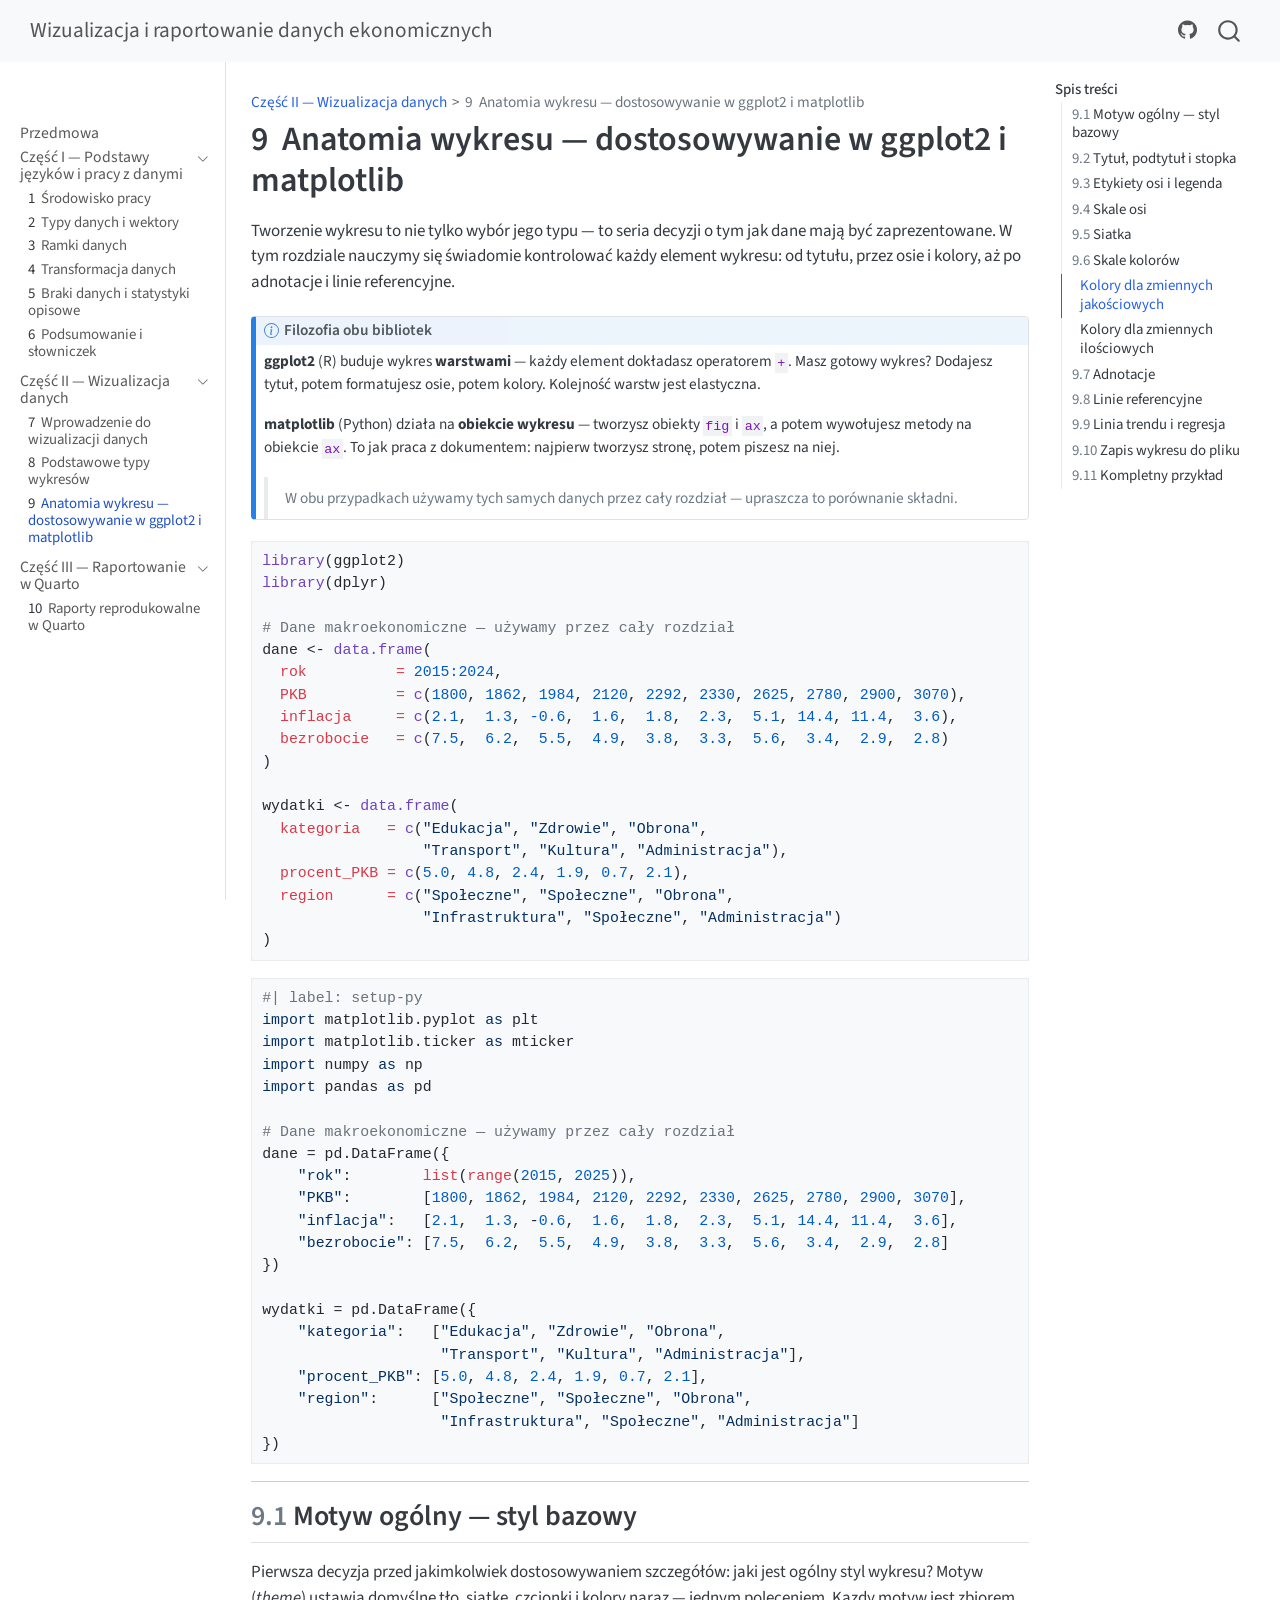
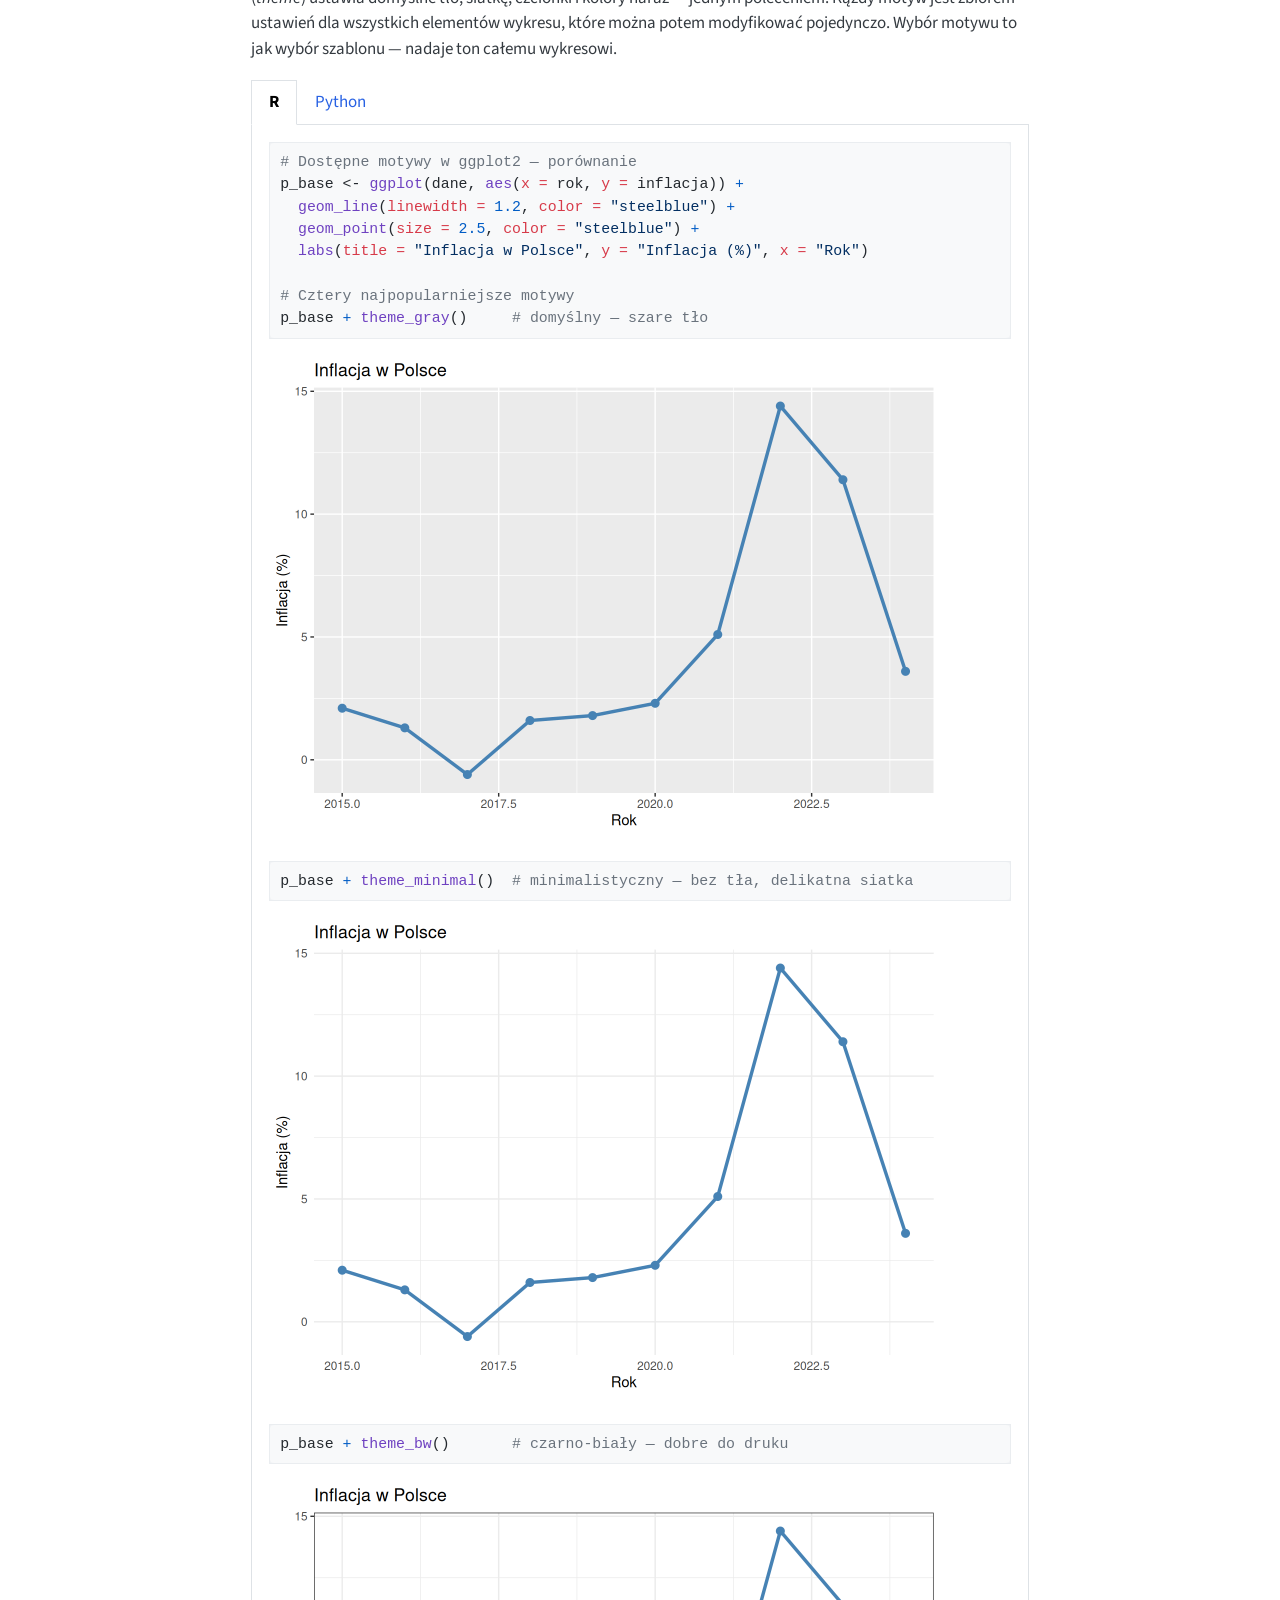
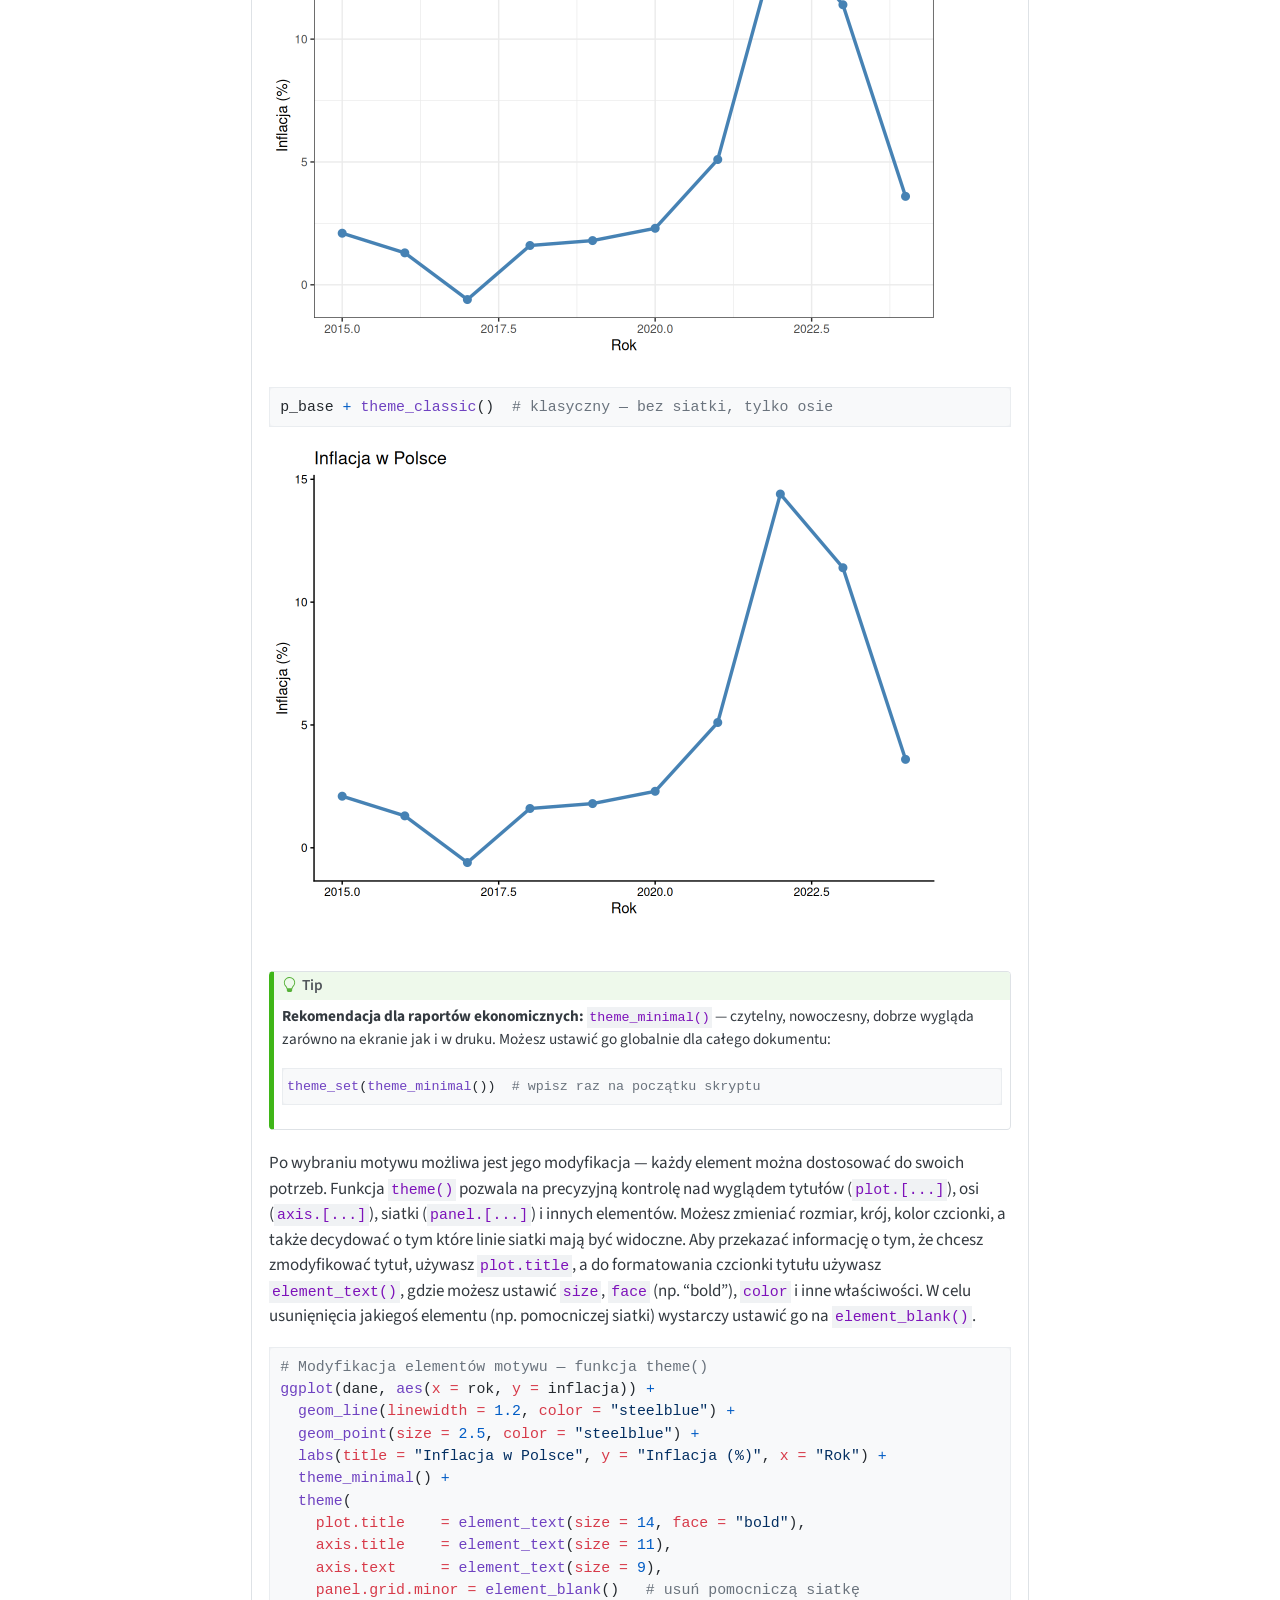
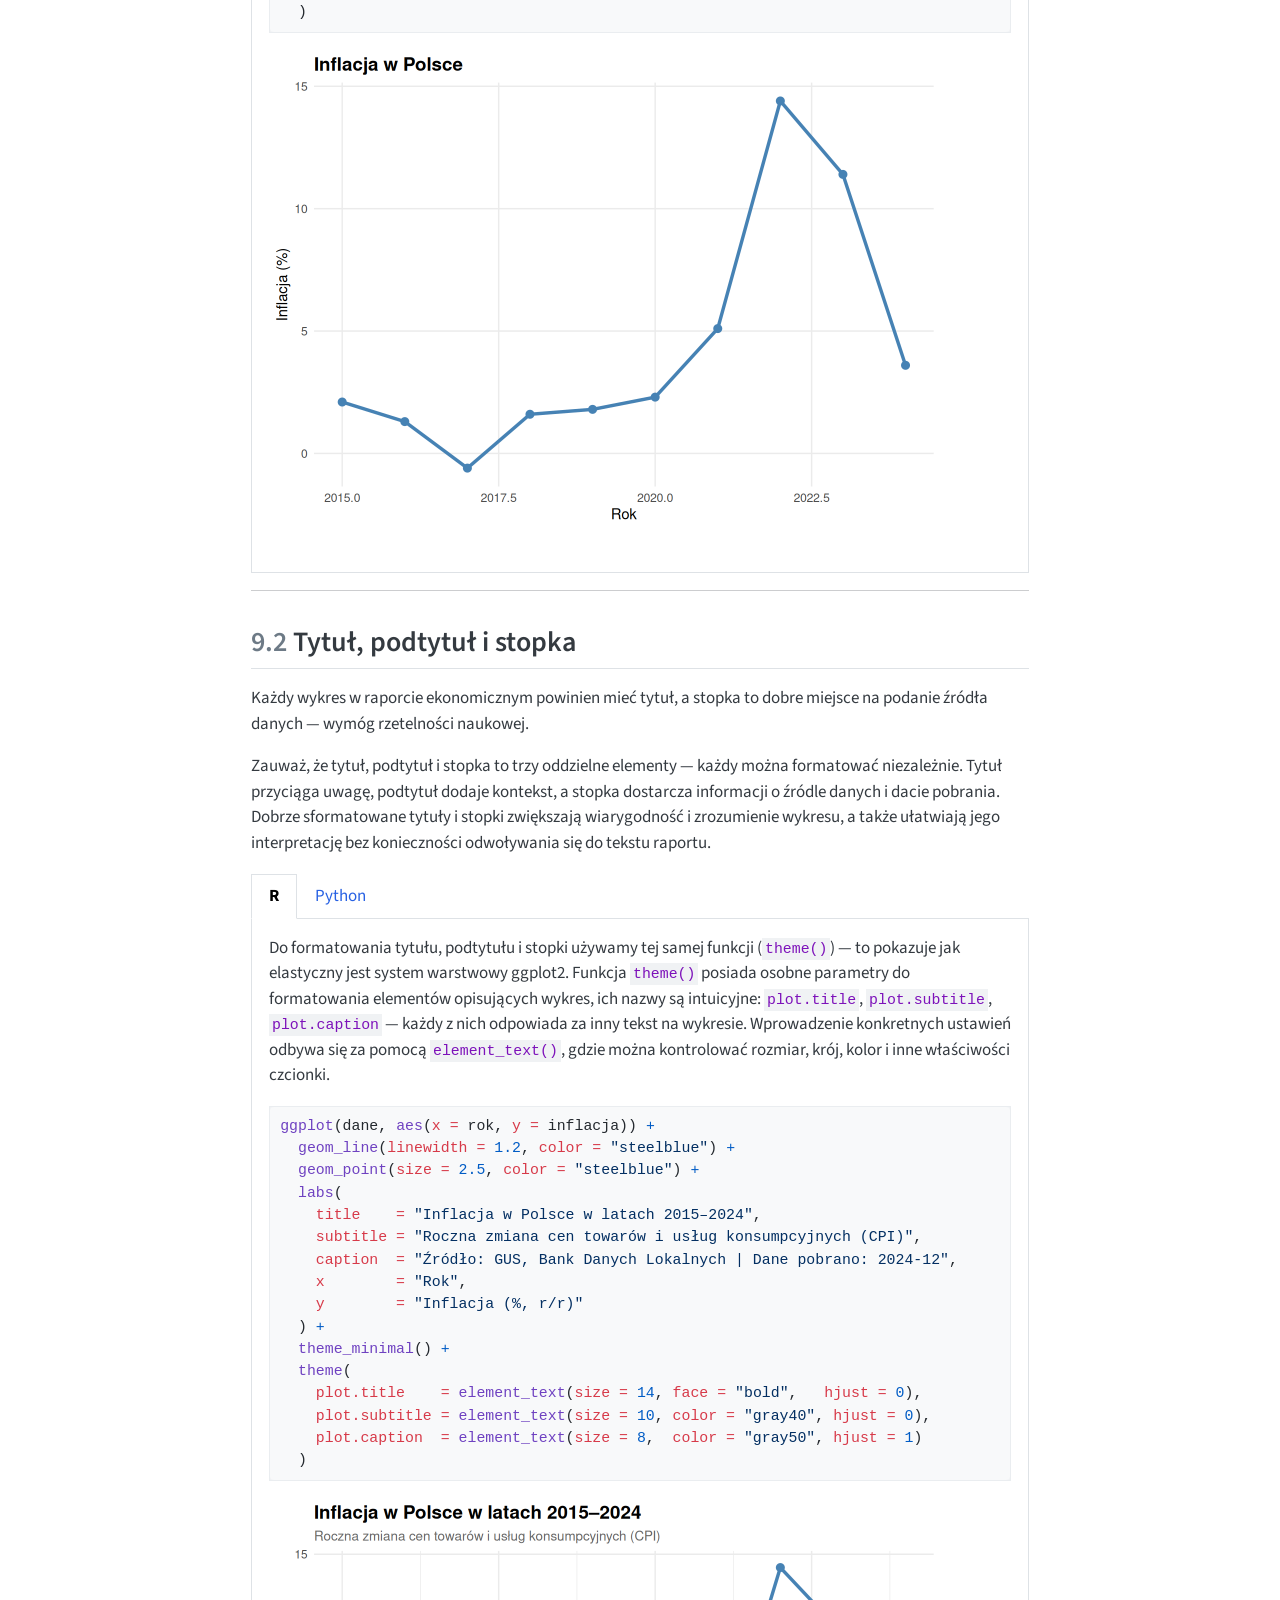
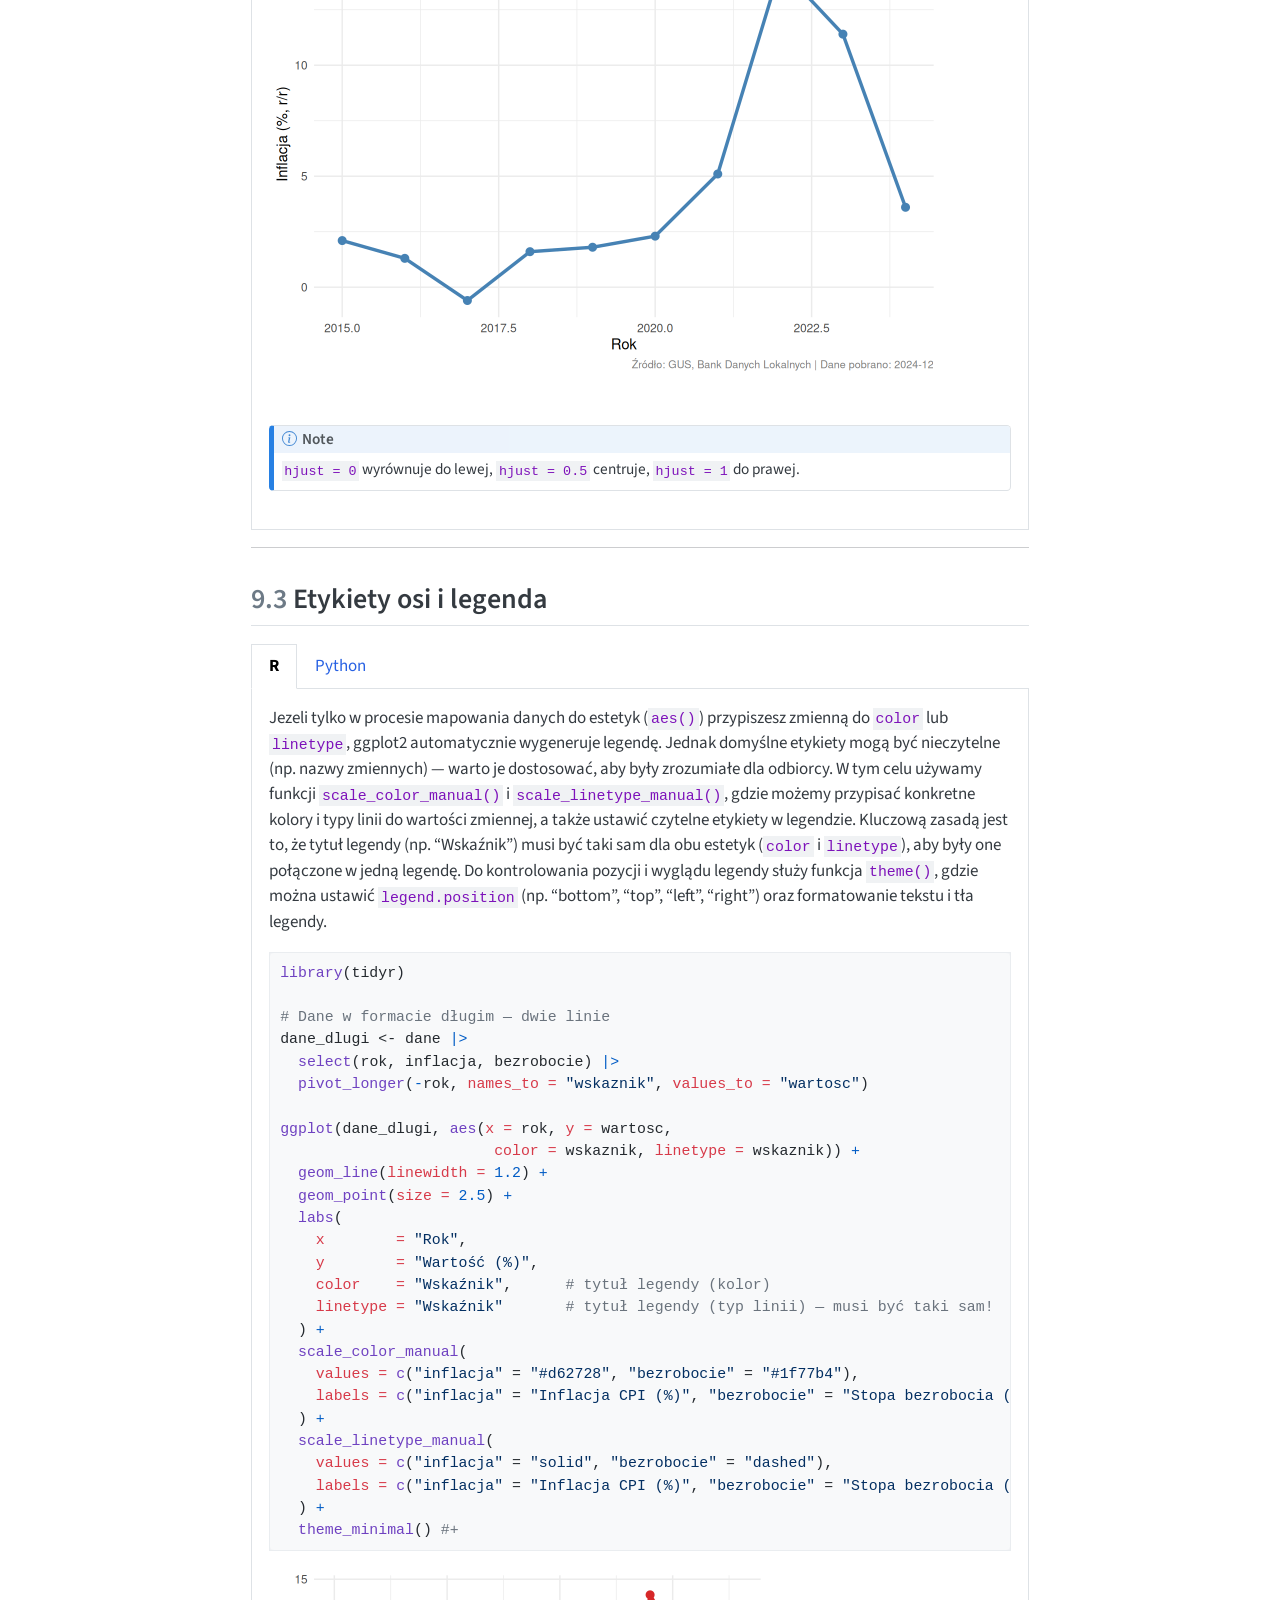
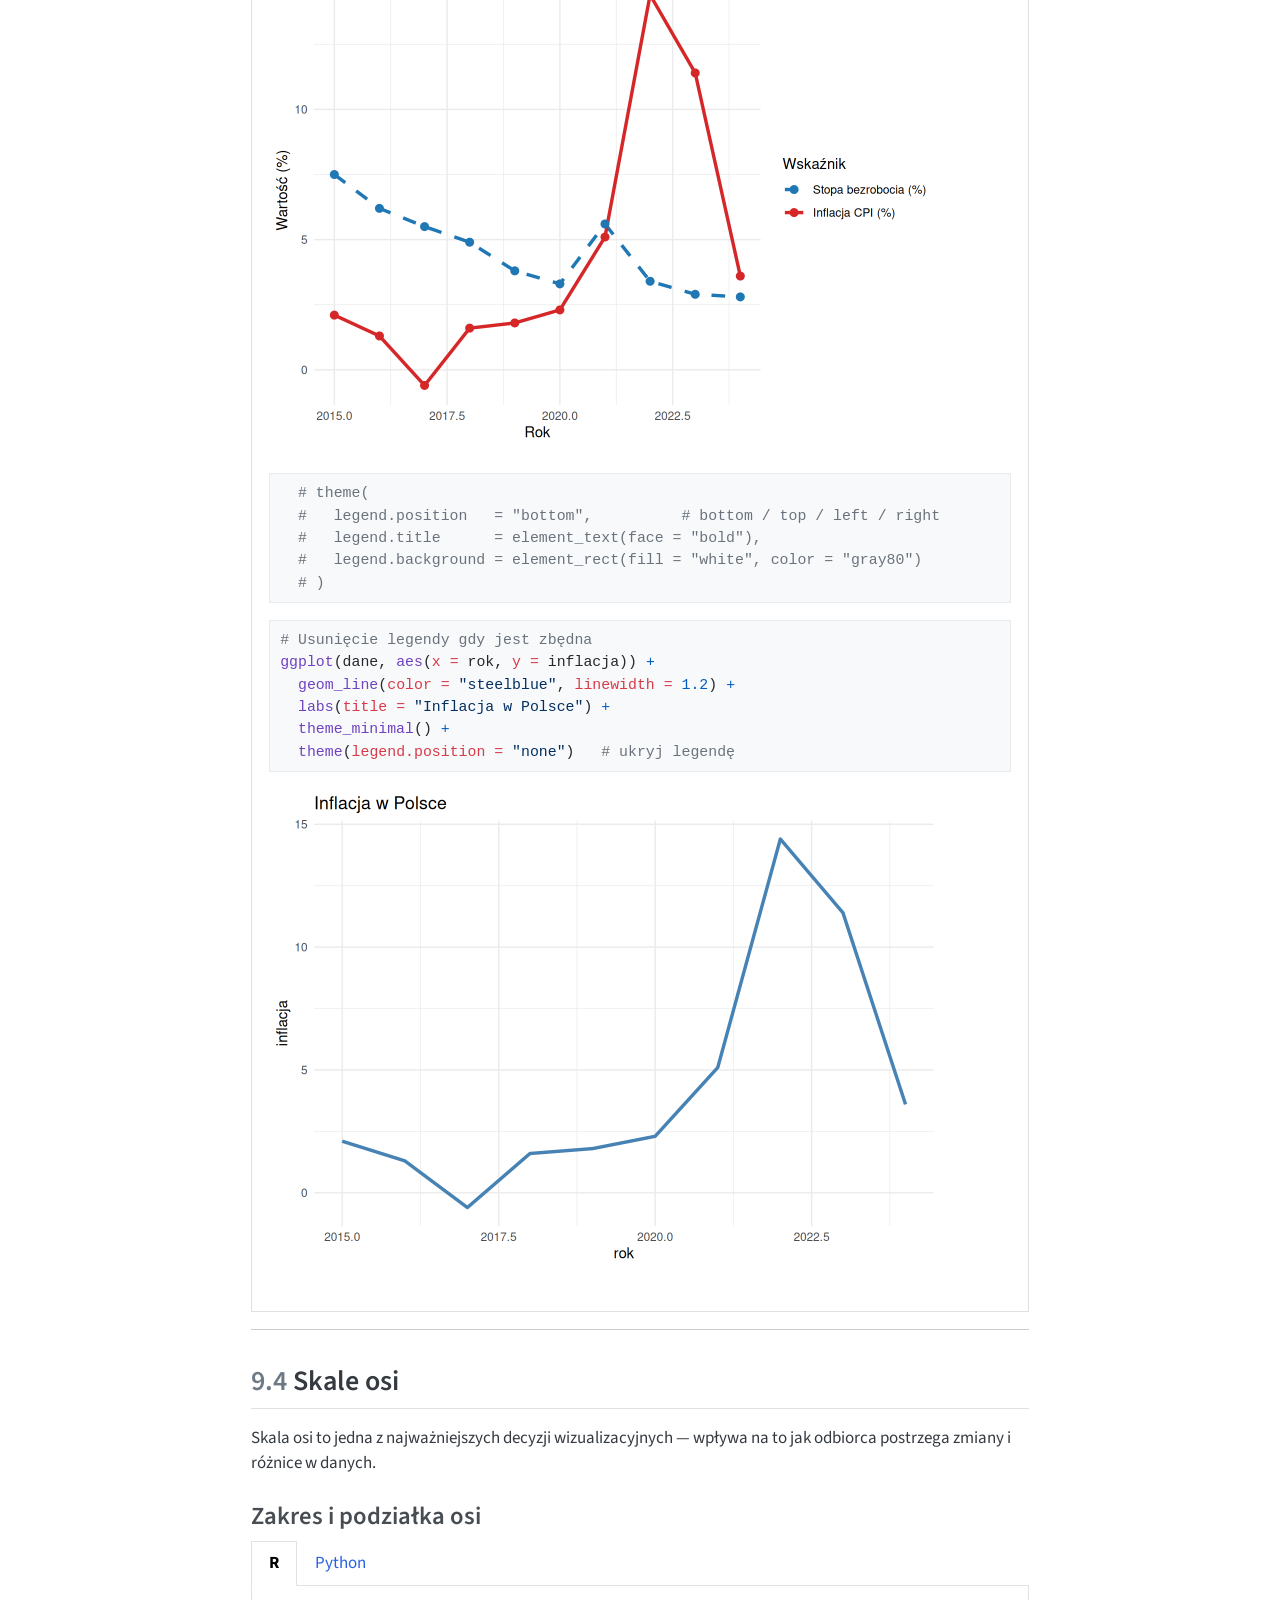
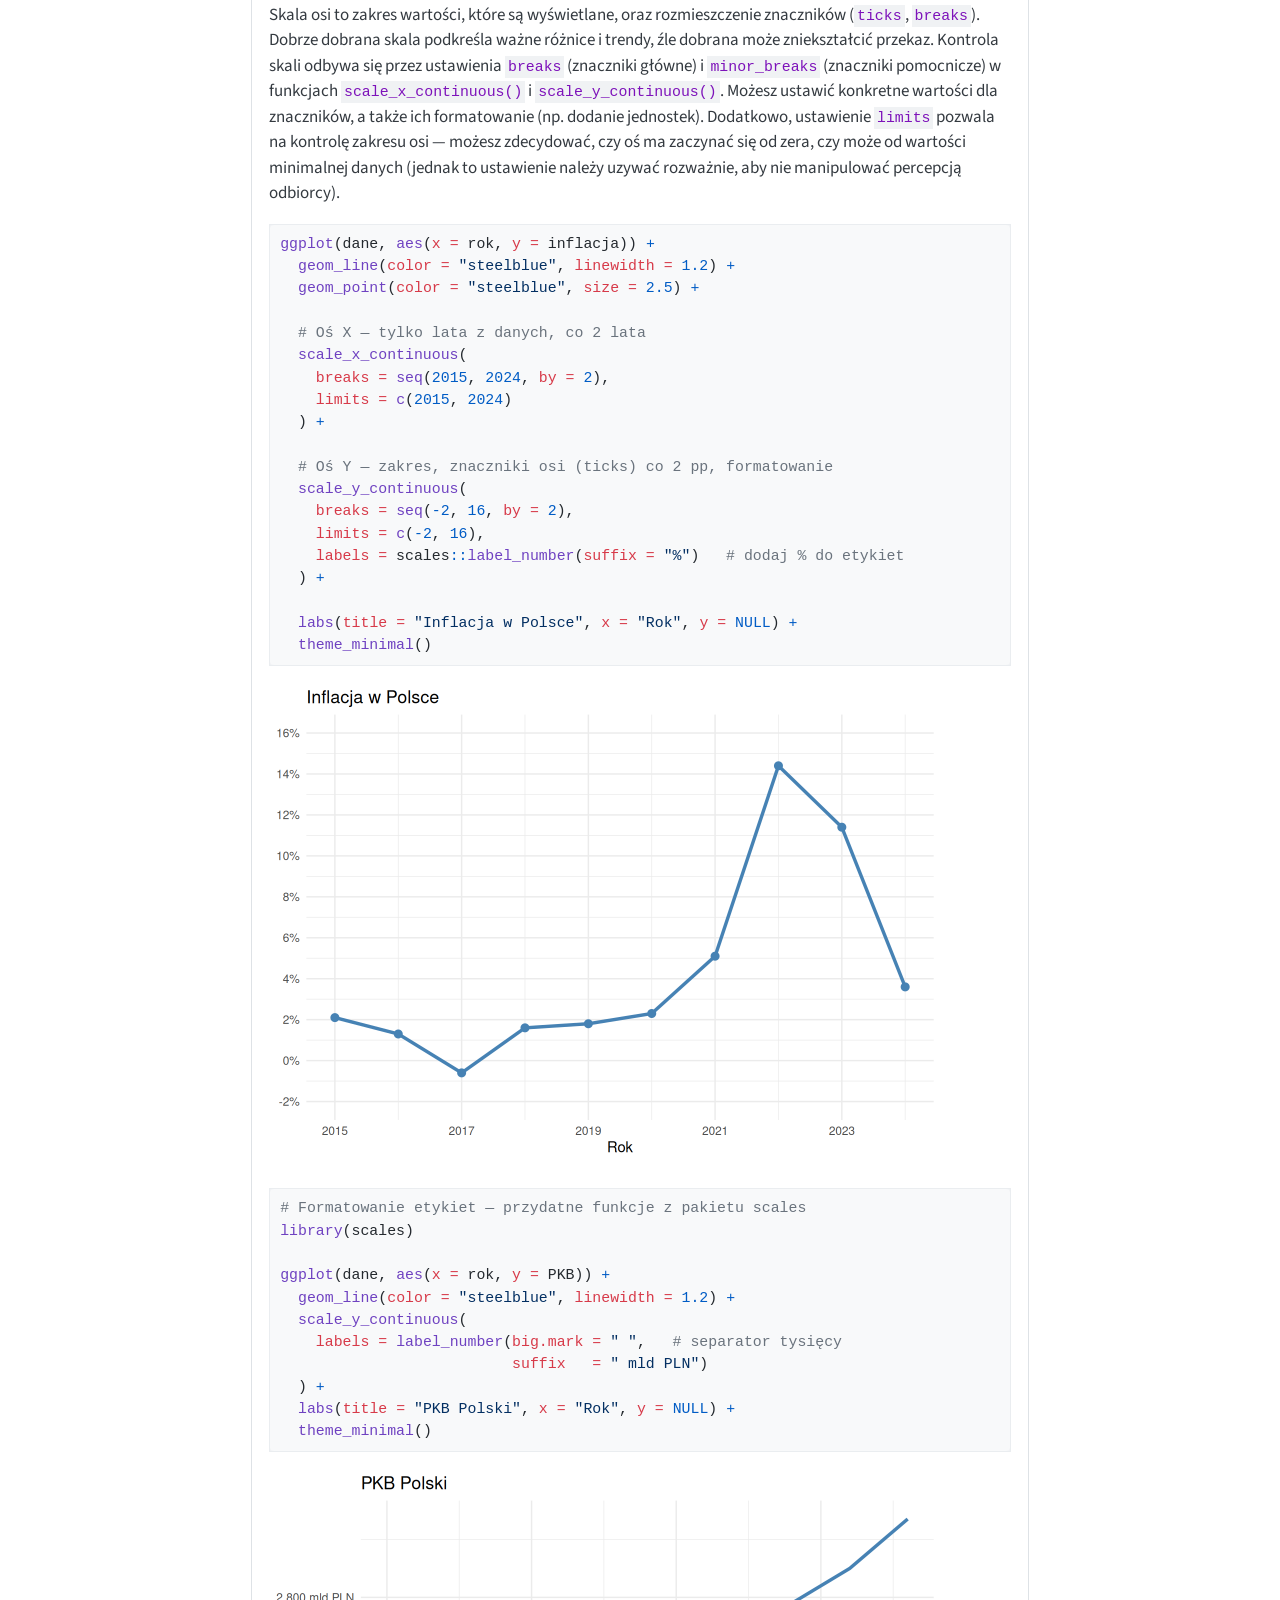
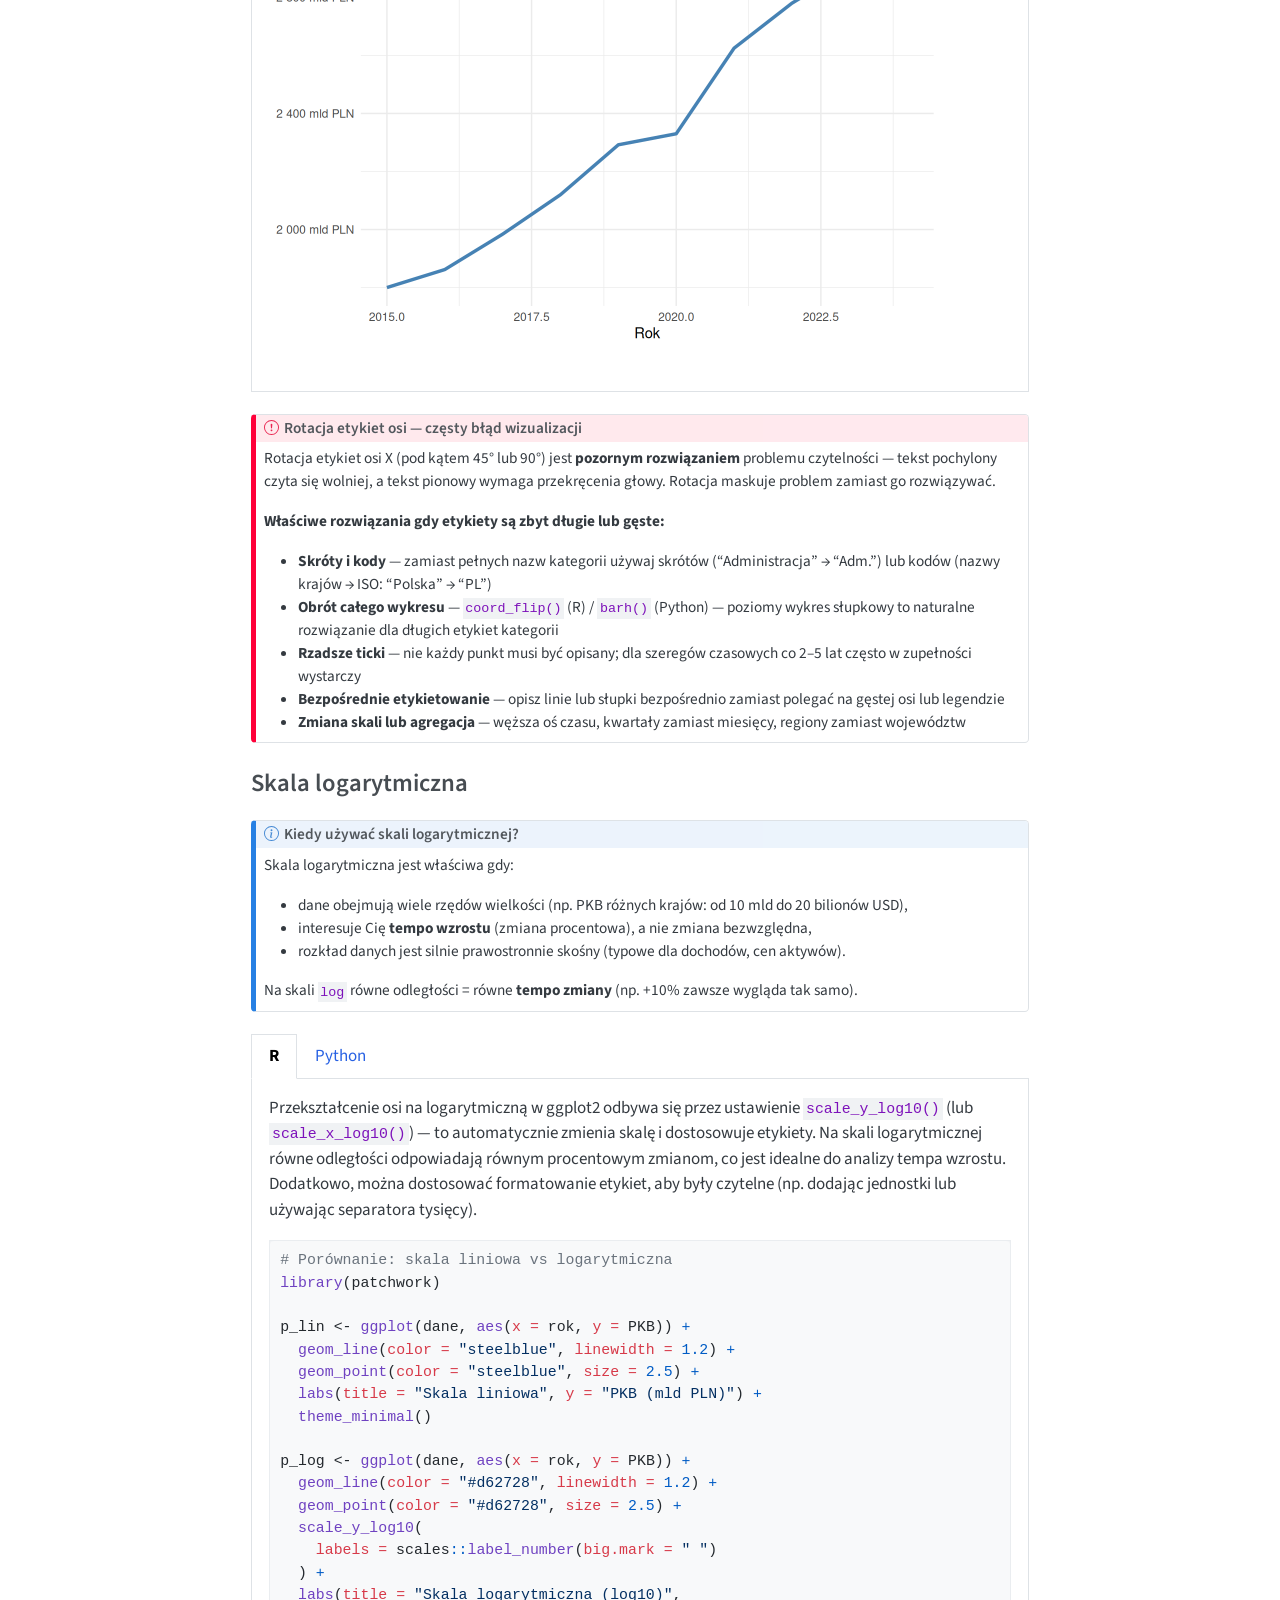
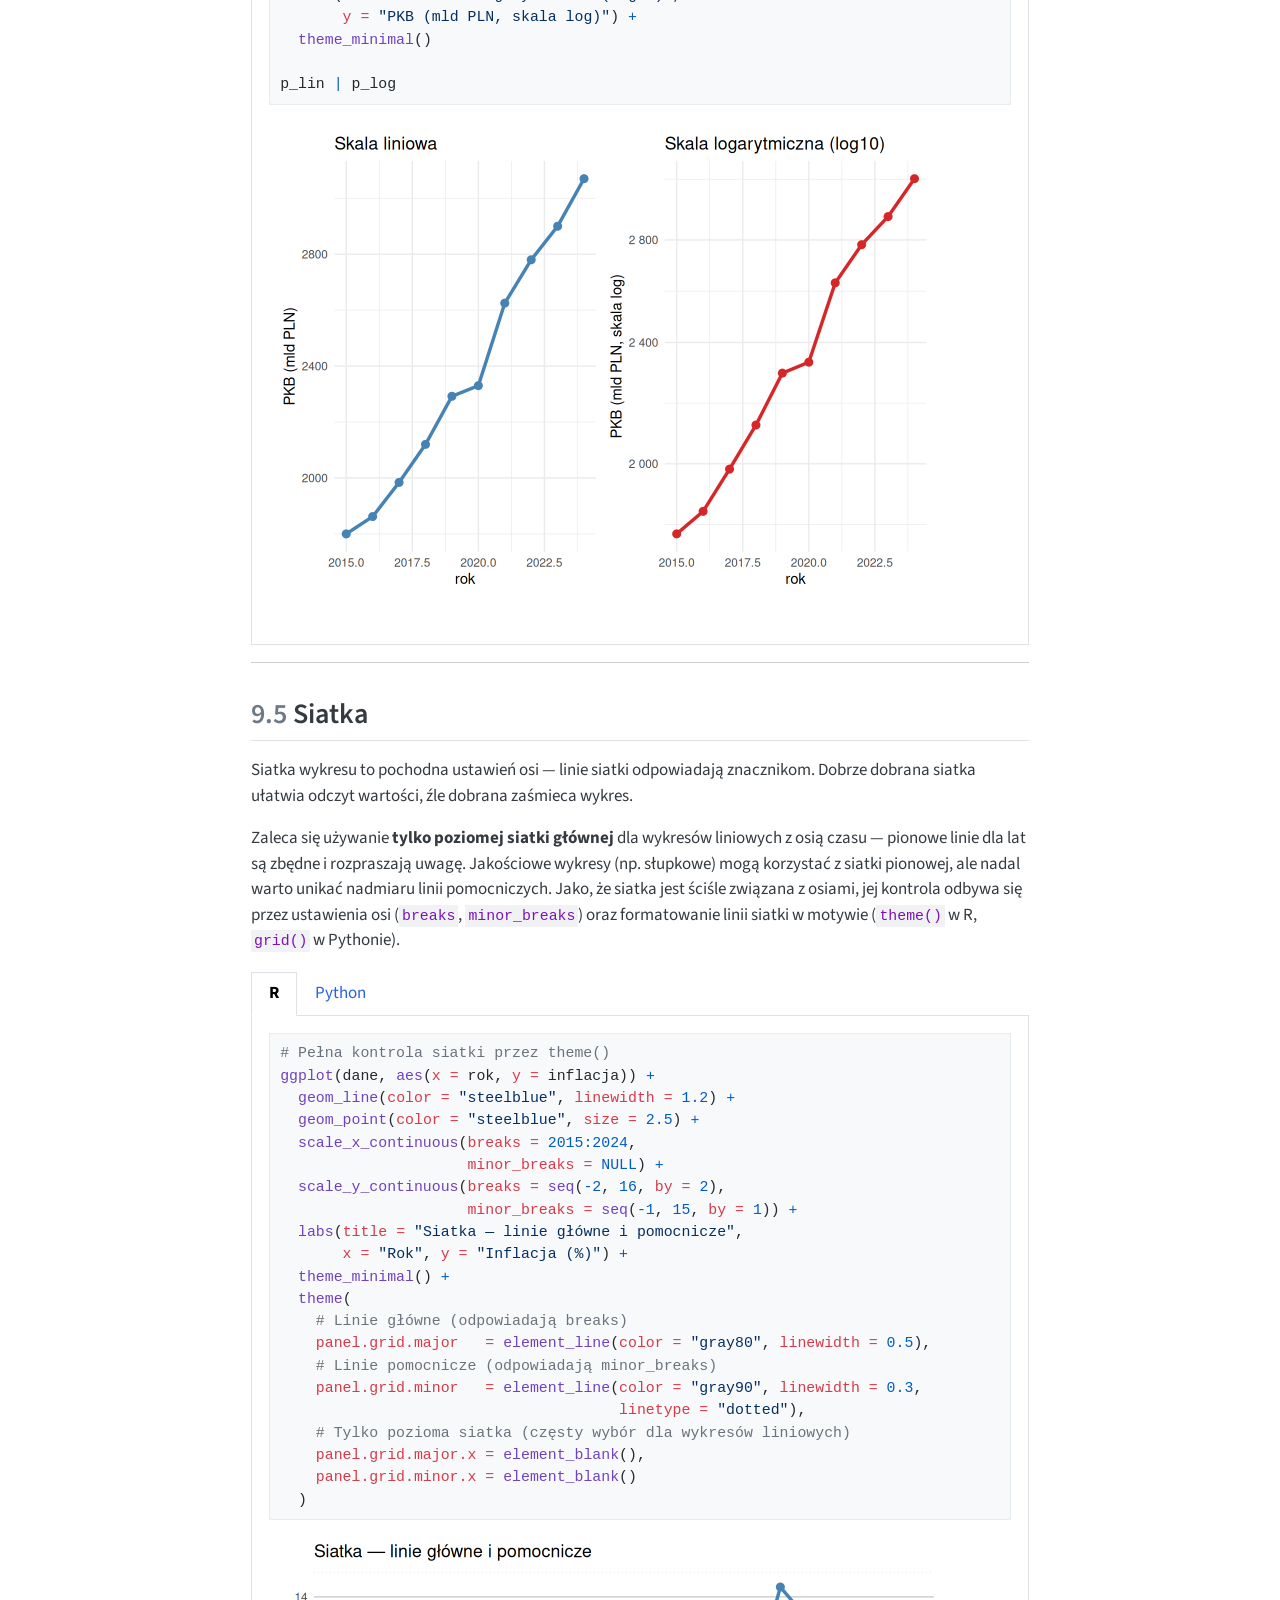
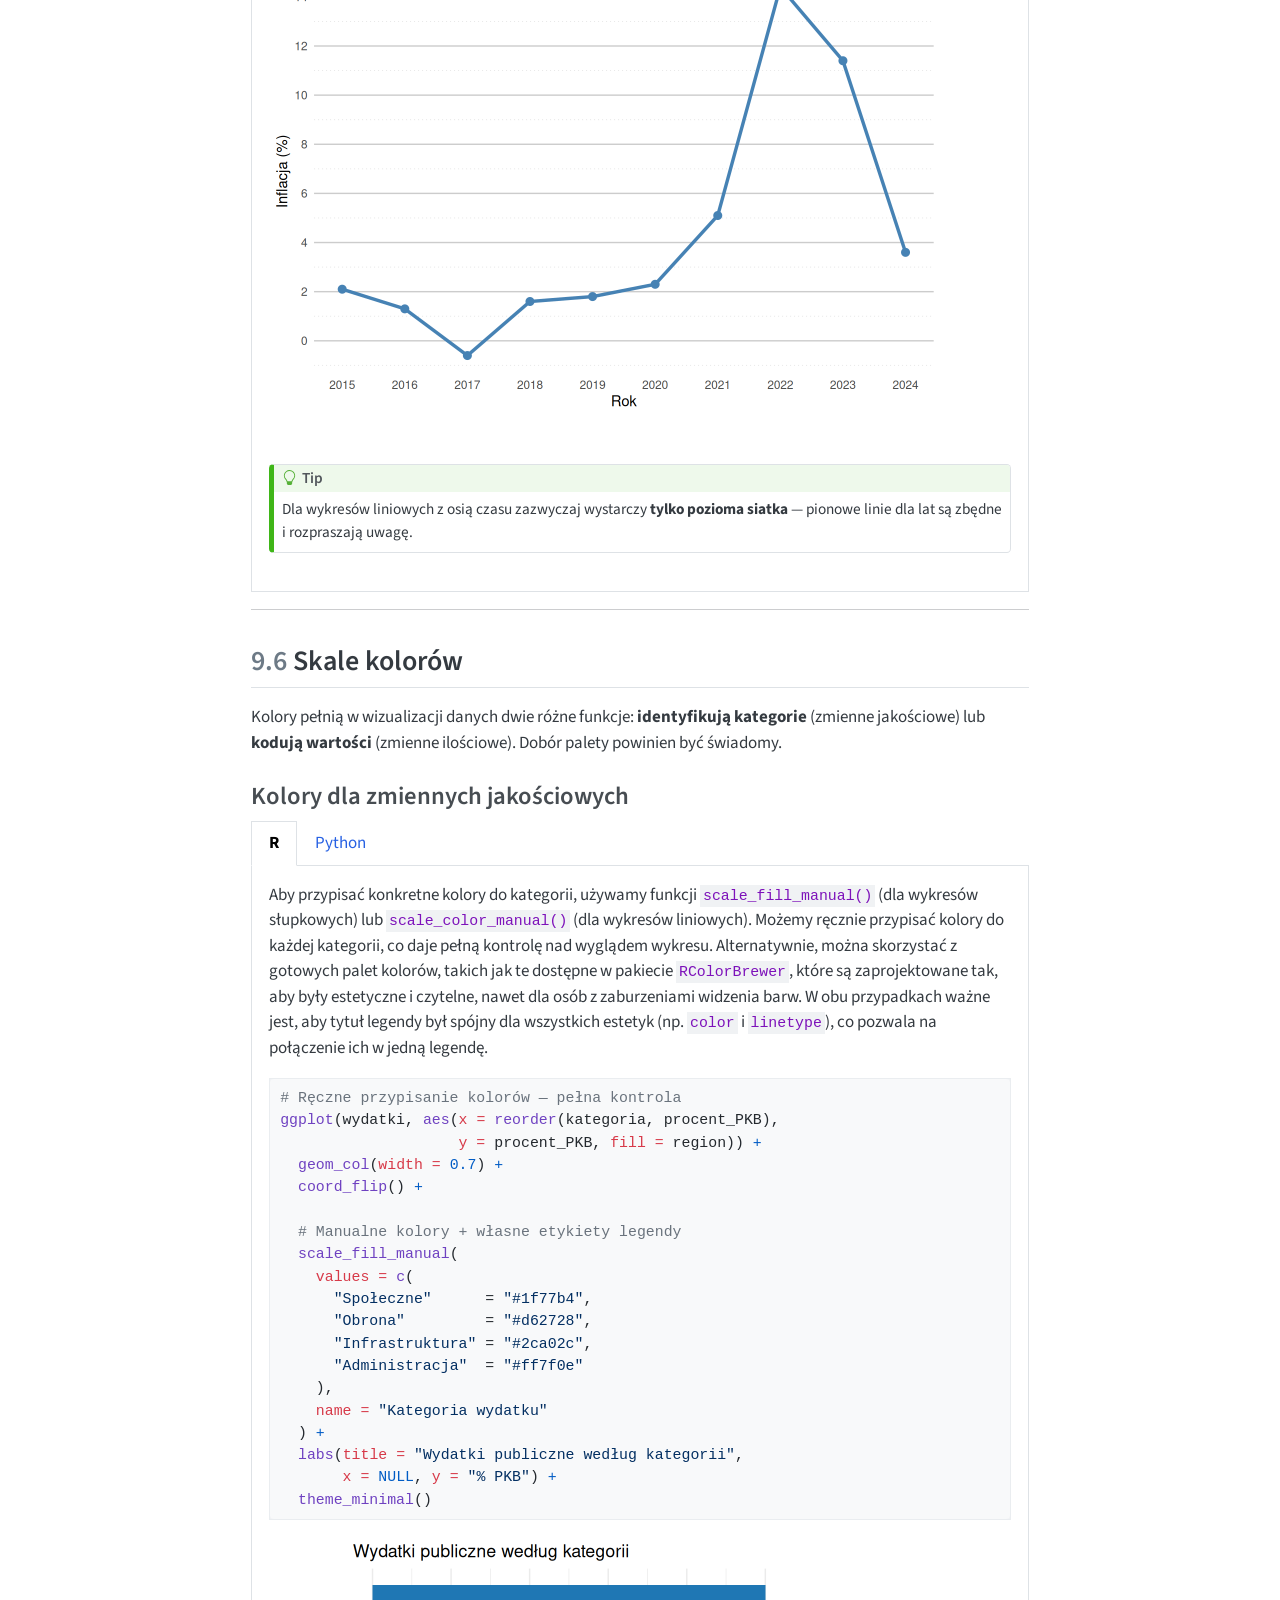
<file: 07b_anatomia_wykresu.html>
<!DOCTYPE html>
<html xmlns="http://www.w3.org/1999/xhtml" lang="en" xml:lang="en"><head>

<meta charset="utf-8">
<meta name="generator" content="quarto-1.9.37">

<meta name="viewport" content="width=device-width, initial-scale=1.0, user-scalable=yes">


<title>9&nbsp; Anatomia wykresu — dostosowywanie w ggplot2 i matplotlib – Wizualizacja i raportowanie danych ekonomicznych</title>
<style>
/* Default styles provided by pandoc.
** See https://pandoc.org/MANUAL.html#variables-for-html for config info.
*/
code{white-space: pre-wrap;}
span.smallcaps{font-variant: small-caps;}
div.columns{display: flex; gap: min(4vw, 1.5em);}
div.column{flex: auto; overflow-x: auto;}
div.hanging-indent{margin-left: 1.5em; text-indent: -1.5em;}
ul.task-list{list-style: none;}
ul.task-list li input[type="checkbox"] {
  width: 0.8em;
  margin: 0 0.8em 0.2em -1em; /* quarto-specific, see https://github.com/quarto-dev/quarto-cli/issues/4556 */ 
  vertical-align: middle;
}
/* CSS for syntax highlighting */
html { -webkit-text-size-adjust: 100%; }
pre > code.sourceCode { white-space: pre; position: relative; }
pre > code.sourceCode > span { display: inline-block; line-height: 1.25; }
pre > code.sourceCode > span:empty { height: 1.2em; }
.sourceCode { overflow: visible; }
code.sourceCode > span { color: inherit; text-decoration: inherit; }
div.sourceCode { margin: 1em 0; }
pre.sourceCode { margin: 0; }
@media screen {
div.sourceCode { overflow: auto; }
}
@media print {
pre > code.sourceCode { white-space: pre-wrap; }
pre > code.sourceCode > span { text-indent: -5em; padding-left: 5em; }
}
pre.numberSource code
  { counter-reset: source-line 0; }
pre.numberSource code > span
  { position: relative; left: -4em; counter-increment: source-line; }
pre.numberSource code > span > a:first-child::before
  { content: counter(source-line);
    position: relative; left: -1em; text-align: right; vertical-align: baseline;
    border: none; display: inline-block;
    -webkit-touch-callout: none; -webkit-user-select: none;
    -khtml-user-select: none; -moz-user-select: none;
    -ms-user-select: none; user-select: none;
    padding: 0 4px; width: 4em;
  }
pre.numberSource { margin-left: 3em;  padding-left: 4px; }
div.sourceCode
  {   }
@media screen {
pre > code.sourceCode > span > a:first-child::before { text-decoration: underline; }
}
</style>


<script src="site_libs/quarto-nav/quarto-nav.js"></script>
<script src="site_libs/quarto-nav/headroom.min.js"></script>
<script src="site_libs/clipboard/clipboard.min.js"></script>
<script src="site_libs/quarto-search/autocomplete.umd.js"></script>
<script src="site_libs/quarto-search/fuse.min.js"></script>
<script src="site_libs/quarto-search/quarto-search.js"></script>
<meta name="quarto:offset" content="./">
<link href="./09_raporty_quarto.html" rel="next">
<link href="./07a_wykresy_podstawowe.html" rel="prev">
<script src="site_libs/quarto-html/quarto.js" type="module"></script>
<script src="site_libs/quarto-html/tabsets/tabsets.js" type="module"></script>
<script src="site_libs/quarto-html/popper.min.js"></script>
<script src="site_libs/quarto-html/tippy.umd.min.js"></script>
<script src="site_libs/quarto-html/anchor.min.js"></script>
<link href="site_libs/quarto-html/tippy.css" rel="stylesheet">
<link href="site_libs/quarto-html/quarto-syntax-highlighting-acf12a64177840b8d86f2d4f01b2e9fb.css" rel="stylesheet" id="quarto-text-highlighting-styles">
<script src="site_libs/bootstrap/bootstrap.min.js"></script>
<link href="site_libs/bootstrap/bootstrap-icons.css" rel="stylesheet">
<link href="site_libs/bootstrap/bootstrap-af3b44b46cba74a7a9aab75eb0a791d3.min.css" rel="stylesheet" append-hash="true" id="quarto-bootstrap" data-mode="light">
<script id="quarto-search-options" type="application/json">{
  "location": "navbar",
  "copy-button": false,
  "collapse-after": 3,
  "panel-placement": "end",
  "type": "overlay",
  "limit": 50,
  "keyboard-shortcut": [
    "f",
    "/",
    "s"
  ],
  "show-item-context": false,
  "language": {
    "search-no-results-text": "No results",
    "search-matching-documents-text": "matching documents",
    "search-copy-link-title": "Copy link to search",
    "search-hide-matches-text": "Hide additional matches",
    "search-more-match-text": "more match in this document",
    "search-more-matches-text": "more matches in this document",
    "search-clear-button-title": "Clear",
    "search-text-placeholder": "",
    "search-detached-cancel-button-title": "Cancel",
    "search-submit-button-title": "Submit",
    "search-label": "Search"
  }
}</script>
<style>html{ scroll-behavior: smooth; }</style>


<link rel="stylesheet" href="custom.css">
</head>

<body class="nav-sidebar docked nav-fixed quarto-light">

<div id="quarto-search-results"></div>
  <header id="quarto-header" class="headroom fixed-top">
    <nav class="navbar navbar-expand-lg " data-bs-theme="dark">
      <div class="navbar-container container-fluid">
      <div class="navbar-brand-container mx-auto">
    <a class="navbar-brand" href="./index.html">
    <span class="navbar-title">Wizualizacja i raportowanie danych ekonomicznych</span>
    </a>
  </div>
            <div id="quarto-search" class="" title="Search"></div>
          <button class="navbar-toggler" type="button" data-bs-toggle="collapse" data-bs-target="#navbarCollapse" aria-controls="navbarCollapse" role="menu" aria-expanded="false" aria-label="Toggle navigation" onclick="if (window.quartoToggleHeadroom) { window.quartoToggleHeadroom(); }">
  <span class="navbar-toggler-icon"></span>
</button>
          <div class="collapse navbar-collapse" id="navbarCollapse">
            <ul class="navbar-nav navbar-nav-scroll ms-auto">
  <li class="nav-item compact">
    <a class="nav-link" href="https://github.com"> <i class="bi bi-github" role="img">
</i> 
<span class="menu-text"></span></a>
  </li>  
</ul>
          </div> <!-- /navcollapse -->
            <div class="quarto-navbar-tools">
</div>
      </div> <!-- /container-fluid -->
    </nav>
  <nav class="quarto-secondary-nav">
    <div class="container-fluid d-flex">
      <button type="button" class="quarto-btn-toggle btn" data-bs-toggle="collapse" role="button" data-bs-target=".quarto-sidebar-collapse-item" aria-controls="quarto-sidebar" aria-expanded="false" aria-label="Toggle sidebar navigation" onclick="if (window.quartoToggleHeadroom) { window.quartoToggleHeadroom(); }">
        <i class="bi bi-layout-text-sidebar-reverse"></i>
      </button>
        <nav class="quarto-page-breadcrumbs" aria-label="breadcrumb"><ol class="breadcrumb"><li class="breadcrumb-item"><a href="./06_wizualizacja_wprowadzenie.html">Część II — Wizualizacja danych</a></li><li class="breadcrumb-item"><a href="./07b_anatomia_wykresu.html"><span class="chapter-number">9</span>&nbsp; <span class="chapter-title">Anatomia wykresu — dostosowywanie w ggplot2 i matplotlib</span></a></li></ol></nav>
        <a class="flex-grow-1" role="navigation" data-bs-toggle="collapse" data-bs-target=".quarto-sidebar-collapse-item" aria-controls="quarto-sidebar" aria-expanded="false" aria-label="Toggle sidebar navigation" onclick="if (window.quartoToggleHeadroom) { window.quartoToggleHeadroom(); }">      
        </a>
      <button type="button" class="btn quarto-search-button" aria-label="Search" onclick="window.quartoOpenSearch();">
        <i class="bi bi-search"></i>
      </button>
    </div>
  </nav>
</header>
<!-- content -->
<div id="quarto-content" class="quarto-container page-columns page-rows-contents page-layout-article page-navbar">
<!-- sidebar -->
  <nav id="quarto-sidebar" class="sidebar collapse collapse-horizontal quarto-sidebar-collapse-item sidebar-navigation docked overflow-auto">
        <div class="mt-2 flex-shrink-0 align-items-center">
        <div class="sidebar-search">
        <div id="quarto-search" class="" title="Search"></div>
        </div>
        </div>
    <div class="sidebar-menu-container"> 
    <ul class="list-unstyled mt-1">
        <li class="sidebar-item">
  <div class="sidebar-item-container"> 
  <a href="./index.html" class="sidebar-item-text sidebar-link">
 <span class="menu-text">Przedmowa</span></a>
  </div>
</li>
        <li class="sidebar-item sidebar-item-section">
      <div class="sidebar-item-container"> 
            <a class="sidebar-item-text sidebar-link text-start" data-bs-toggle="collapse" data-bs-target="#quarto-sidebar-section-1" role="navigation" aria-expanded="true">
 <span class="menu-text">Część I — Podstawy języków i pracy z danymi</span></a>
          <a class="sidebar-item-toggle text-start" data-bs-toggle="collapse" data-bs-target="#quarto-sidebar-section-1" role="navigation" aria-expanded="true" aria-label="Toggle section">
            <i class="bi bi-chevron-right ms-2"></i>
          </a> 
      </div>
      <ul id="quarto-sidebar-section-1" class="collapse list-unstyled sidebar-section depth1 show">  
          <li class="sidebar-item">
  <div class="sidebar-item-container"> 
  <a href="./01_srodowisko.html" class="sidebar-item-text sidebar-link">
 <span class="menu-text"><span class="chapter-number">1</span>&nbsp; <span class="chapter-title">Środowisko pracy</span></span></a>
  </div>
</li>
          <li class="sidebar-item">
  <div class="sidebar-item-container"> 
  <a href="./02_typy_wektory.html" class="sidebar-item-text sidebar-link">
 <span class="menu-text"><span class="chapter-number">2</span>&nbsp; <span class="chapter-title">Typy danych i wektory</span></span></a>
  </div>
</li>
          <li class="sidebar-item">
  <div class="sidebar-item-container"> 
  <a href="./03_ramki_danych.html" class="sidebar-item-text sidebar-link">
 <span class="menu-text"><span class="chapter-number">3</span>&nbsp; <span class="chapter-title">Ramki danych</span></span></a>
  </div>
</li>
          <li class="sidebar-item">
  <div class="sidebar-item-container"> 
  <a href="./04_transformacja.html" class="sidebar-item-text sidebar-link">
 <span class="menu-text"><span class="chapter-number">4</span>&nbsp; <span class="chapter-title">Transformacja danych</span></span></a>
  </div>
</li>
          <li class="sidebar-item">
  <div class="sidebar-item-container"> 
  <a href="./05_braki_statystyki.html" class="sidebar-item-text sidebar-link">
 <span class="menu-text"><span class="chapter-number">5</span>&nbsp; <span class="chapter-title">Braki danych i statystyki opisowe</span></span></a>
  </div>
</li>
          <li class="sidebar-item">
  <div class="sidebar-item-container"> 
  <a href="./08_podsumowanie.html" class="sidebar-item-text sidebar-link">
 <span class="menu-text"><span class="chapter-number">6</span>&nbsp; <span class="chapter-title">Podsumowanie i słowniczek</span></span></a>
  </div>
</li>
      </ul>
  </li>
        <li class="sidebar-item sidebar-item-section">
      <div class="sidebar-item-container"> 
            <a class="sidebar-item-text sidebar-link text-start" data-bs-toggle="collapse" data-bs-target="#quarto-sidebar-section-2" role="navigation" aria-expanded="true">
 <span class="menu-text">Część II — Wizualizacja danych</span></a>
          <a class="sidebar-item-toggle text-start" data-bs-toggle="collapse" data-bs-target="#quarto-sidebar-section-2" role="navigation" aria-expanded="true" aria-label="Toggle section">
            <i class="bi bi-chevron-right ms-2"></i>
          </a> 
      </div>
      <ul id="quarto-sidebar-section-2" class="collapse list-unstyled sidebar-section depth1 show">  
          <li class="sidebar-item">
  <div class="sidebar-item-container"> 
  <a href="./06_wizualizacja_wprowadzenie.html" class="sidebar-item-text sidebar-link">
 <span class="menu-text"><span class="chapter-number">7</span>&nbsp; <span class="chapter-title">Wprowadzenie do wizualizacji danych</span></span></a>
  </div>
</li>
          <li class="sidebar-item">
  <div class="sidebar-item-container"> 
  <a href="./07a_wykresy_podstawowe.html" class="sidebar-item-text sidebar-link">
 <span class="menu-text"><span class="chapter-number">8</span>&nbsp; <span class="chapter-title">Podstawowe typy wykresów</span></span></a>
  </div>
</li>
          <li class="sidebar-item">
  <div class="sidebar-item-container"> 
  <a href="./07b_anatomia_wykresu.html" class="sidebar-item-text sidebar-link active">
 <span class="menu-text"><span class="chapter-number">9</span>&nbsp; <span class="chapter-title">Anatomia wykresu — dostosowywanie w ggplot2 i matplotlib</span></span></a>
  </div>
</li>
      </ul>
  </li>
        <li class="sidebar-item sidebar-item-section">
      <div class="sidebar-item-container"> 
            <a class="sidebar-item-text sidebar-link text-start" data-bs-toggle="collapse" data-bs-target="#quarto-sidebar-section-3" role="navigation" aria-expanded="true">
 <span class="menu-text">Część III — Raportowanie w Quarto</span></a>
          <a class="sidebar-item-toggle text-start" data-bs-toggle="collapse" data-bs-target="#quarto-sidebar-section-3" role="navigation" aria-expanded="true" aria-label="Toggle section">
            <i class="bi bi-chevron-right ms-2"></i>
          </a> 
      </div>
      <ul id="quarto-sidebar-section-3" class="collapse list-unstyled sidebar-section depth1 show">  
          <li class="sidebar-item">
  <div class="sidebar-item-container"> 
  <a href="./09_raporty_quarto.html" class="sidebar-item-text sidebar-link">
 <span class="menu-text"><span class="chapter-number">10</span>&nbsp; <span class="chapter-title">Raporty reprodukowalne w Quarto</span></span></a>
  </div>
</li>
      </ul>
  </li>
    </ul>
    </div>
</nav>
<div id="quarto-sidebar-glass" class="quarto-sidebar-collapse-item" data-bs-toggle="collapse" data-bs-target=".quarto-sidebar-collapse-item"></div>
<!-- margin-sidebar -->
    <div id="quarto-margin-sidebar" class="sidebar margin-sidebar">
        <nav id="TOC" role="doc-toc" class="toc-active">
    <h2 id="toc-title">Spis treści</h2>
   
  <ul>
  <li><a href="#sec-theme" id="toc-sec-theme" class="nav-link active" data-scroll-target="#sec-theme"><span class="header-section-number">9.1</span> Motyw ogólny — styl bazowy</a></li>
  <li><a href="#sec-titles" id="toc-sec-titles" class="nav-link" data-scroll-target="#sec-titles"><span class="header-section-number">9.2</span> Tytuł, podtytuł i stopka</a></li>
  <li><a href="#sec-labels" id="toc-sec-labels" class="nav-link" data-scroll-target="#sec-labels"><span class="header-section-number">9.3</span> Etykiety osi i legenda</a></li>
  <li><a href="#sec-scales" id="toc-sec-scales" class="nav-link" data-scroll-target="#sec-scales"><span class="header-section-number">9.4</span> Skale osi</a>
  <ul class="collapse">
  <li><a href="#zakres-i-podziałka-osi" id="toc-zakres-i-podziałka-osi" class="nav-link" data-scroll-target="#zakres-i-podziałka-osi">Zakres i podziałka osi</a></li>
  <li><a href="#skala-logarytmiczna" id="toc-skala-logarytmiczna" class="nav-link" data-scroll-target="#skala-logarytmiczna">Skala logarytmiczna</a></li>
  </ul></li>
  <li><a href="#sec-grid" id="toc-sec-grid" class="nav-link" data-scroll-target="#sec-grid"><span class="header-section-number">9.5</span> Siatka</a></li>
  <li><a href="#sec-colors" id="toc-sec-colors" class="nav-link" data-scroll-target="#sec-colors"><span class="header-section-number">9.6</span> Skale kolorów</a>
  <ul class="collapse">
  <li><a href="#kolory-dla-zmiennych-jakościowych" id="toc-kolory-dla-zmiennych-jakościowych" class="nav-link" data-scroll-target="#kolory-dla-zmiennych-jakościowych">Kolory dla zmiennych jakościowych</a></li>
  <li><a href="#kolory-dla-zmiennych-ilościowych" id="toc-kolory-dla-zmiennych-ilościowych" class="nav-link" data-scroll-target="#kolory-dla-zmiennych-ilościowych">Kolory dla zmiennych ilościowych</a></li>
  </ul></li>
  <li><a href="#sec-annotations" id="toc-sec-annotations" class="nav-link" data-scroll-target="#sec-annotations"><span class="header-section-number">9.7</span> Adnotacje</a></li>
  <li><a href="#sec-reflines" id="toc-sec-reflines" class="nav-link" data-scroll-target="#sec-reflines"><span class="header-section-number">9.8</span> Linie referencyjne</a></li>
  <li><a href="#sec-trend" id="toc-sec-trend" class="nav-link" data-scroll-target="#sec-trend"><span class="header-section-number">9.9</span> Linia trendu i regresja</a></li>
  <li><a href="#sec-save" id="toc-sec-save" class="nav-link" data-scroll-target="#sec-save"><span class="header-section-number">9.10</span> Zapis wykresu do pliku</a></li>
  <li><a href="#sec-complete" id="toc-sec-complete" class="nav-link" data-scroll-target="#sec-complete"><span class="header-section-number">9.11</span> Kompletny przykład</a></li>
  </ul>
</nav>
    </div>
<!-- main -->
<main class="content" id="quarto-document-content">

<header id="title-block-header" class="quarto-title-block default"><nav class="quarto-page-breadcrumbs quarto-title-breadcrumbs d-none d-lg-block" aria-label="breadcrumb"><ol class="breadcrumb"><li class="breadcrumb-item"><a href="./06_wizualizacja_wprowadzenie.html">Część II — Wizualizacja danych</a></li><li class="breadcrumb-item"><a href="./07b_anatomia_wykresu.html"><span class="chapter-number">9</span>&nbsp; <span class="chapter-title">Anatomia wykresu — dostosowywanie w ggplot2 i matplotlib</span></a></li></ol></nav>
<div class="quarto-title">
<h1 class="title"><span id="sec-anatomy" class="quarto-section-identifier"><span class="chapter-number">9</span>&nbsp; <span class="chapter-title">Anatomia wykresu — dostosowywanie w ggplot2 i matplotlib</span></span></h1>
</div>



<div class="quarto-title-meta">

    
  
    
  </div>
  


</header>


<p>Tworzenie wykresu to nie tylko wybór jego typu — to seria decyzji o tym jak dane mają być zaprezentowane. W tym rozdziale nauczymy się świadomie kontrolować każdy element wykresu: od tytułu, przez osie i kolory, aż po adnotacje i linie referencyjne.</p>
<div class="callout callout-style-default callout-note callout-titled">
<div class="callout-header d-flex align-content-center">
<div class="callout-icon-container">
<i class="callout-icon"></i>
</div>
<div class="callout-title-container flex-fill">
<span class="screen-reader-only">Note</span>Filozofia obu bibliotek
</div>
</div>
<div class="callout-body-container callout-body">
<p><strong>ggplot2</strong> (R) buduje wykres <strong>warstwami</strong> — każdy element dokładasz operatorem <code>+</code>. Masz gotowy wykres? Dodajesz tytuł, potem formatujesz osie, potem kolory. Kolejność warstw jest elastyczna.</p>
<p><strong>matplotlib</strong> (Python) działa na <strong>obiekcie wykresu</strong> — tworzysz obiekty <code>fig</code> i <code>ax</code>, a potem wywołujesz metody na obiekcie <code>ax</code>. To jak praca z dokumentem: najpierw tworzysz stronę, potem piszesz na niej.</p>
<blockquote class="blockquote">
<p>W obu przypadkach używamy tych samych danych przez cały rozdział — upraszcza to porównanie składni.</p>
</blockquote>
</div>
</div>
<div class="cell">
<div class="code-copy-outer-scaffold"><div class="sourceCode cell-code" id="cb1"><pre class="sourceCode r code-with-copy"><code class="sourceCode r"><span id="cb1-1"><a href="#cb1-1" aria-hidden="true" tabindex="-1"></a><span class="fu">library</span>(ggplot2)</span>
<span id="cb1-2"><a href="#cb1-2" aria-hidden="true" tabindex="-1"></a><span class="fu">library</span>(dplyr)</span>
<span id="cb1-3"><a href="#cb1-3" aria-hidden="true" tabindex="-1"></a></span>
<span id="cb1-4"><a href="#cb1-4" aria-hidden="true" tabindex="-1"></a><span class="co"># Dane makroekonomiczne — używamy przez cały rozdział</span></span>
<span id="cb1-5"><a href="#cb1-5" aria-hidden="true" tabindex="-1"></a>dane <span class="ot">&lt;-</span> <span class="fu">data.frame</span>(</span>
<span id="cb1-6"><a href="#cb1-6" aria-hidden="true" tabindex="-1"></a>  <span class="at">rok          =</span> <span class="dv">2015</span><span class="sc">:</span><span class="dv">2024</span>,</span>
<span id="cb1-7"><a href="#cb1-7" aria-hidden="true" tabindex="-1"></a>  <span class="at">PKB          =</span> <span class="fu">c</span>(<span class="dv">1800</span>, <span class="dv">1862</span>, <span class="dv">1984</span>, <span class="dv">2120</span>, <span class="dv">2292</span>, <span class="dv">2330</span>, <span class="dv">2625</span>, <span class="dv">2780</span>, <span class="dv">2900</span>, <span class="dv">3070</span>),</span>
<span id="cb1-8"><a href="#cb1-8" aria-hidden="true" tabindex="-1"></a>  <span class="at">inflacja     =</span> <span class="fu">c</span>(<span class="fl">2.1</span>,  <span class="fl">1.3</span>, <span class="sc">-</span><span class="fl">0.6</span>,  <span class="fl">1.6</span>,  <span class="fl">1.8</span>,  <span class="fl">2.3</span>,  <span class="fl">5.1</span>, <span class="fl">14.4</span>, <span class="fl">11.4</span>,  <span class="fl">3.6</span>),</span>
<span id="cb1-9"><a href="#cb1-9" aria-hidden="true" tabindex="-1"></a>  <span class="at">bezrobocie   =</span> <span class="fu">c</span>(<span class="fl">7.5</span>,  <span class="fl">6.2</span>,  <span class="fl">5.5</span>,  <span class="fl">4.9</span>,  <span class="fl">3.8</span>,  <span class="fl">3.3</span>,  <span class="fl">5.6</span>,  <span class="fl">3.4</span>,  <span class="fl">2.9</span>,  <span class="fl">2.8</span>)</span>
<span id="cb1-10"><a href="#cb1-10" aria-hidden="true" tabindex="-1"></a>)</span>
<span id="cb1-11"><a href="#cb1-11" aria-hidden="true" tabindex="-1"></a></span>
<span id="cb1-12"><a href="#cb1-12" aria-hidden="true" tabindex="-1"></a>wydatki <span class="ot">&lt;-</span> <span class="fu">data.frame</span>(</span>
<span id="cb1-13"><a href="#cb1-13" aria-hidden="true" tabindex="-1"></a>  <span class="at">kategoria   =</span> <span class="fu">c</span>(<span class="st">"Edukacja"</span>, <span class="st">"Zdrowie"</span>, <span class="st">"Obrona"</span>,</span>
<span id="cb1-14"><a href="#cb1-14" aria-hidden="true" tabindex="-1"></a>                  <span class="st">"Transport"</span>, <span class="st">"Kultura"</span>, <span class="st">"Administracja"</span>),</span>
<span id="cb1-15"><a href="#cb1-15" aria-hidden="true" tabindex="-1"></a>  <span class="at">procent_PKB =</span> <span class="fu">c</span>(<span class="fl">5.0</span>, <span class="fl">4.8</span>, <span class="fl">2.4</span>, <span class="fl">1.9</span>, <span class="fl">0.7</span>, <span class="fl">2.1</span>),</span>
<span id="cb1-16"><a href="#cb1-16" aria-hidden="true" tabindex="-1"></a>  <span class="at">region      =</span> <span class="fu">c</span>(<span class="st">"Społeczne"</span>, <span class="st">"Społeczne"</span>, <span class="st">"Obrona"</span>,</span>
<span id="cb1-17"><a href="#cb1-17" aria-hidden="true" tabindex="-1"></a>                  <span class="st">"Infrastruktura"</span>, <span class="st">"Społeczne"</span>, <span class="st">"Administracja"</span>)</span>
<span id="cb1-18"><a href="#cb1-18" aria-hidden="true" tabindex="-1"></a>)</span></code></pre></div><button title="Copy to Clipboard" class="code-copy-button"><i class="bi"></i></button></div>
</div>
<div class="code-copy-outer-scaffold"><div class="sourceCode" id="cb2"><pre class="sourceCode python code-with-copy"><code class="sourceCode python"><span id="cb2-1"><a href="#cb2-1" aria-hidden="true" tabindex="-1"></a><span class="co">#| label: setup-py</span></span>
<span id="cb2-2"><a href="#cb2-2" aria-hidden="true" tabindex="-1"></a><span class="im">import</span> matplotlib.pyplot <span class="im">as</span> plt</span>
<span id="cb2-3"><a href="#cb2-3" aria-hidden="true" tabindex="-1"></a><span class="im">import</span> matplotlib.ticker <span class="im">as</span> mticker</span>
<span id="cb2-4"><a href="#cb2-4" aria-hidden="true" tabindex="-1"></a><span class="im">import</span> numpy <span class="im">as</span> np</span>
<span id="cb2-5"><a href="#cb2-5" aria-hidden="true" tabindex="-1"></a><span class="im">import</span> pandas <span class="im">as</span> pd</span>
<span id="cb2-6"><a href="#cb2-6" aria-hidden="true" tabindex="-1"></a></span>
<span id="cb2-7"><a href="#cb2-7" aria-hidden="true" tabindex="-1"></a><span class="co"># Dane makroekonomiczne — używamy przez cały rozdział</span></span>
<span id="cb2-8"><a href="#cb2-8" aria-hidden="true" tabindex="-1"></a>dane <span class="op">=</span> pd.DataFrame({</span>
<span id="cb2-9"><a href="#cb2-9" aria-hidden="true" tabindex="-1"></a>    <span class="st">"rok"</span>:        <span class="bu">list</span>(<span class="bu">range</span>(<span class="dv">2015</span>, <span class="dv">2025</span>)),</span>
<span id="cb2-10"><a href="#cb2-10" aria-hidden="true" tabindex="-1"></a>    <span class="st">"PKB"</span>:        [<span class="dv">1800</span>, <span class="dv">1862</span>, <span class="dv">1984</span>, <span class="dv">2120</span>, <span class="dv">2292</span>, <span class="dv">2330</span>, <span class="dv">2625</span>, <span class="dv">2780</span>, <span class="dv">2900</span>, <span class="dv">3070</span>],</span>
<span id="cb2-11"><a href="#cb2-11" aria-hidden="true" tabindex="-1"></a>    <span class="st">"inflacja"</span>:   [<span class="fl">2.1</span>,  <span class="fl">1.3</span>, <span class="op">-</span><span class="fl">0.6</span>,  <span class="fl">1.6</span>,  <span class="fl">1.8</span>,  <span class="fl">2.3</span>,  <span class="fl">5.1</span>, <span class="fl">14.4</span>, <span class="fl">11.4</span>,  <span class="fl">3.6</span>],</span>
<span id="cb2-12"><a href="#cb2-12" aria-hidden="true" tabindex="-1"></a>    <span class="st">"bezrobocie"</span>: [<span class="fl">7.5</span>,  <span class="fl">6.2</span>,  <span class="fl">5.5</span>,  <span class="fl">4.9</span>,  <span class="fl">3.8</span>,  <span class="fl">3.3</span>,  <span class="fl">5.6</span>,  <span class="fl">3.4</span>,  <span class="fl">2.9</span>,  <span class="fl">2.8</span>]</span>
<span id="cb2-13"><a href="#cb2-13" aria-hidden="true" tabindex="-1"></a>})</span>
<span id="cb2-14"><a href="#cb2-14" aria-hidden="true" tabindex="-1"></a></span>
<span id="cb2-15"><a href="#cb2-15" aria-hidden="true" tabindex="-1"></a>wydatki <span class="op">=</span> pd.DataFrame({</span>
<span id="cb2-16"><a href="#cb2-16" aria-hidden="true" tabindex="-1"></a>    <span class="st">"kategoria"</span>:   [<span class="st">"Edukacja"</span>, <span class="st">"Zdrowie"</span>, <span class="st">"Obrona"</span>,</span>
<span id="cb2-17"><a href="#cb2-17" aria-hidden="true" tabindex="-1"></a>                    <span class="st">"Transport"</span>, <span class="st">"Kultura"</span>, <span class="st">"Administracja"</span>],</span>
<span id="cb2-18"><a href="#cb2-18" aria-hidden="true" tabindex="-1"></a>    <span class="st">"procent_PKB"</span>: [<span class="fl">5.0</span>, <span class="fl">4.8</span>, <span class="fl">2.4</span>, <span class="fl">1.9</span>, <span class="fl">0.7</span>, <span class="fl">2.1</span>],</span>
<span id="cb2-19"><a href="#cb2-19" aria-hidden="true" tabindex="-1"></a>    <span class="st">"region"</span>:      [<span class="st">"Społeczne"</span>, <span class="st">"Społeczne"</span>, <span class="st">"Obrona"</span>,</span>
<span id="cb2-20"><a href="#cb2-20" aria-hidden="true" tabindex="-1"></a>                    <span class="st">"Infrastruktura"</span>, <span class="st">"Społeczne"</span>, <span class="st">"Administracja"</span>]</span>
<span id="cb2-21"><a href="#cb2-21" aria-hidden="true" tabindex="-1"></a>})</span></code></pre></div><button title="Copy to Clipboard" class="code-copy-button"><i class="bi"></i></button></div>
<hr>
<section id="sec-theme" class="level2" data-number="9.1">
<h2 data-number="9.1" class="anchored" data-anchor-id="sec-theme"><span class="header-section-number">9.1</span> Motyw ogólny — styl bazowy</h2>
<p>Pierwsza decyzja przed jakimkolwiek dostosowywaniem szczegółów: jaki jest ogólny styl wykresu? Motyw (<em>theme</em>) ustawia domyślne tło, siatkę, czcionki i kolory naraz — jednym poleceniem. Kązdy motyw jest zbiorem ustawień dla wszystkich elementów wykresu, które można potem modyfikować pojedynczo. Wybór motywu to jak wybór szablonu — nadaje ton całemu wykresowi.</p>
<div class="tabset-margin-container"></div><div class="panel-tabset">
<ul class="nav nav-tabs" role="tablist"><li class="nav-item" role="presentation"><a class="nav-link active" id="tabset-1-1-tab" data-bs-toggle="tab" data-bs-target="#tabset-1-1" role="tab" aria-controls="tabset-1-1" aria-selected="true" href="">R</a></li><li class="nav-item" role="presentation"><a class="nav-link" id="tabset-1-2-tab" data-bs-toggle="tab" data-bs-target="#tabset-1-2" role="tab" aria-controls="tabset-1-2" aria-selected="false" href="">Python</a></li></ul>
<div class="tab-content">
<div id="tabset-1-1" class="tab-pane active" role="tabpanel" aria-labelledby="tabset-1-1-tab">
<div class="cell">
<div class="code-copy-outer-scaffold"><div class="sourceCode cell-code" id="cb3"><pre class="sourceCode r code-with-copy"><code class="sourceCode r"><span id="cb3-1"><a href="#cb3-1" aria-hidden="true" tabindex="-1"></a><span class="co"># Dostępne motywy w ggplot2 — porównanie</span></span>
<span id="cb3-2"><a href="#cb3-2" aria-hidden="true" tabindex="-1"></a>p_base <span class="ot">&lt;-</span> <span class="fu">ggplot</span>(dane, <span class="fu">aes</span>(<span class="at">x =</span> rok, <span class="at">y =</span> inflacja)) <span class="sc">+</span></span>
<span id="cb3-3"><a href="#cb3-3" aria-hidden="true" tabindex="-1"></a>  <span class="fu">geom_line</span>(<span class="at">linewidth =</span> <span class="fl">1.2</span>, <span class="at">color =</span> <span class="st">"steelblue"</span>) <span class="sc">+</span></span>
<span id="cb3-4"><a href="#cb3-4" aria-hidden="true" tabindex="-1"></a>  <span class="fu">geom_point</span>(<span class="at">size =</span> <span class="fl">2.5</span>, <span class="at">color =</span> <span class="st">"steelblue"</span>) <span class="sc">+</span></span>
<span id="cb3-5"><a href="#cb3-5" aria-hidden="true" tabindex="-1"></a>  <span class="fu">labs</span>(<span class="at">title =</span> <span class="st">"Inflacja w Polsce"</span>, <span class="at">y =</span> <span class="st">"Inflacja (%)"</span>, <span class="at">x =</span> <span class="st">"Rok"</span>)</span>
<span id="cb3-6"><a href="#cb3-6" aria-hidden="true" tabindex="-1"></a></span>
<span id="cb3-7"><a href="#cb3-7" aria-hidden="true" tabindex="-1"></a><span class="co"># Cztery najpopularniejsze motywy</span></span>
<span id="cb3-8"><a href="#cb3-8" aria-hidden="true" tabindex="-1"></a>p_base <span class="sc">+</span> <span class="fu">theme_gray</span>()     <span class="co"># domyślny — szare tło</span></span></code></pre></div><button title="Copy to Clipboard" class="code-copy-button"><i class="bi"></i></button></div>
<div class="cell-output-display">
<div>
<figure class="figure">
<p><img src="07b_anatomia_wykresu_files/figure-html/unnamed-chunk-1-1.png" class="img-fluid figure-img" width="672"></p>
</figure>
</div>
</div>
<div class="code-copy-outer-scaffold"><div class="sourceCode cell-code" id="cb4"><pre class="sourceCode r code-with-copy"><code class="sourceCode r"><span id="cb4-1"><a href="#cb4-1" aria-hidden="true" tabindex="-1"></a>p_base <span class="sc">+</span> <span class="fu">theme_minimal</span>()  <span class="co"># minimalistyczny — bez tła, delikatna siatka</span></span></code></pre></div><button title="Copy to Clipboard" class="code-copy-button"><i class="bi"></i></button></div>
<div class="cell-output-display">
<div>
<figure class="figure">
<p><img src="07b_anatomia_wykresu_files/figure-html/unnamed-chunk-1-2.png" class="img-fluid figure-img" width="672"></p>
</figure>
</div>
</div>
<div class="code-copy-outer-scaffold"><div class="sourceCode cell-code" id="cb5"><pre class="sourceCode r code-with-copy"><code class="sourceCode r"><span id="cb5-1"><a href="#cb5-1" aria-hidden="true" tabindex="-1"></a>p_base <span class="sc">+</span> <span class="fu">theme_bw</span>()       <span class="co"># czarno-biały — dobre do druku</span></span></code></pre></div><button title="Copy to Clipboard" class="code-copy-button"><i class="bi"></i></button></div>
<div class="cell-output-display">
<div>
<figure class="figure">
<p><img src="07b_anatomia_wykresu_files/figure-html/unnamed-chunk-1-3.png" class="img-fluid figure-img" width="672"></p>
</figure>
</div>
</div>
<div class="code-copy-outer-scaffold"><div class="sourceCode cell-code" id="cb6"><pre class="sourceCode r code-with-copy"><code class="sourceCode r"><span id="cb6-1"><a href="#cb6-1" aria-hidden="true" tabindex="-1"></a>p_base <span class="sc">+</span> <span class="fu">theme_classic</span>()  <span class="co"># klasyczny — bez siatki, tylko osie</span></span></code></pre></div><button title="Copy to Clipboard" class="code-copy-button"><i class="bi"></i></button></div>
<div class="cell-output-display">
<div>
<figure class="figure">
<p><img src="07b_anatomia_wykresu_files/figure-html/unnamed-chunk-1-4.png" class="img-fluid figure-img" width="672"></p>
</figure>
</div>
</div>
</div>
<div class="callout callout-style-default callout-tip callout-titled">
<div class="callout-header d-flex align-content-center">
<div class="callout-icon-container">
<i class="callout-icon"></i>
</div>
<div class="callout-title-container flex-fill">
Tip
</div>
</div>
<div class="callout-body-container callout-body">
<p><strong>Rekomendacja dla raportów ekonomicznych:</strong> <code>theme_minimal()</code> — czytelny, nowoczesny, dobrze wygląda zarówno na ekranie jak i w druku. Możesz ustawić go globalnie dla całego dokumentu:</p>
<div class="code-copy-outer-scaffold"><div class="sourceCode" id="cb7"><pre class="sourceCode r code-with-copy"><code class="sourceCode r"><span id="cb7-1"><a href="#cb7-1" aria-hidden="true" tabindex="-1"></a><span class="fu">theme_set</span>(<span class="fu">theme_minimal</span>())  <span class="co"># wpisz raz na początku skryptu</span></span></code></pre></div><button title="Copy to Clipboard" class="code-copy-button"><i class="bi"></i></button></div>
</div>
</div>
<p>Po wybraniu motywu możliwa jest jego modyfikacja — każdy element można dostosować do swoich potrzeb. Funkcja <code>theme()</code> pozwala na precyzyjną kontrolę nad wyglądem tytułów (<code>plot.[...]</code>), osi (<code>axis.[...]</code>), siatki (<code>panel.[...]</code>) i innych elementów. Możesz zmieniać rozmiar, krój, kolor czcionki, a także decydować o tym które linie siatki mają być widoczne. Aby przekazać informację o tym, że chcesz zmodyfikować tytuł, używasz <code>plot.title</code>, a do formatowania czcionki tytułu używasz <code>element_text()</code>, gdzie możesz ustawić <code>size</code>, <code>face</code> (np. “bold”), <code>color</code> i inne właściwości. W celu usunięnięcia jakiegoś elementu (np. pomocniczej siatki) wystarczy ustawić go na <code>element_blank()</code>.</p>
<div class="cell">
<div class="code-copy-outer-scaffold"><div class="sourceCode cell-code" id="cb8"><pre class="sourceCode r code-with-copy"><code class="sourceCode r"><span id="cb8-1"><a href="#cb8-1" aria-hidden="true" tabindex="-1"></a><span class="co"># Modyfikacja elementów motywu — funkcja theme()</span></span>
<span id="cb8-2"><a href="#cb8-2" aria-hidden="true" tabindex="-1"></a><span class="fu">ggplot</span>(dane, <span class="fu">aes</span>(<span class="at">x =</span> rok, <span class="at">y =</span> inflacja)) <span class="sc">+</span></span>
<span id="cb8-3"><a href="#cb8-3" aria-hidden="true" tabindex="-1"></a>  <span class="fu">geom_line</span>(<span class="at">linewidth =</span> <span class="fl">1.2</span>, <span class="at">color =</span> <span class="st">"steelblue"</span>) <span class="sc">+</span></span>
<span id="cb8-4"><a href="#cb8-4" aria-hidden="true" tabindex="-1"></a>  <span class="fu">geom_point</span>(<span class="at">size =</span> <span class="fl">2.5</span>, <span class="at">color =</span> <span class="st">"steelblue"</span>) <span class="sc">+</span></span>
<span id="cb8-5"><a href="#cb8-5" aria-hidden="true" tabindex="-1"></a>  <span class="fu">labs</span>(<span class="at">title =</span> <span class="st">"Inflacja w Polsce"</span>, <span class="at">y =</span> <span class="st">"Inflacja (%)"</span>, <span class="at">x =</span> <span class="st">"Rok"</span>) <span class="sc">+</span></span>
<span id="cb8-6"><a href="#cb8-6" aria-hidden="true" tabindex="-1"></a>  <span class="fu">theme_minimal</span>() <span class="sc">+</span></span>
<span id="cb8-7"><a href="#cb8-7" aria-hidden="true" tabindex="-1"></a>  <span class="fu">theme</span>(</span>
<span id="cb8-8"><a href="#cb8-8" aria-hidden="true" tabindex="-1"></a>    <span class="at">plot.title    =</span> <span class="fu">element_text</span>(<span class="at">size =</span> <span class="dv">14</span>, <span class="at">face =</span> <span class="st">"bold"</span>),</span>
<span id="cb8-9"><a href="#cb8-9" aria-hidden="true" tabindex="-1"></a>    <span class="at">axis.title    =</span> <span class="fu">element_text</span>(<span class="at">size =</span> <span class="dv">11</span>),</span>
<span id="cb8-10"><a href="#cb8-10" aria-hidden="true" tabindex="-1"></a>    <span class="at">axis.text     =</span> <span class="fu">element_text</span>(<span class="at">size =</span> <span class="dv">9</span>),</span>
<span id="cb8-11"><a href="#cb8-11" aria-hidden="true" tabindex="-1"></a>    <span class="at">panel.grid.minor =</span> <span class="fu">element_blank</span>()   <span class="co"># usuń pomocniczą siatkę</span></span>
<span id="cb8-12"><a href="#cb8-12" aria-hidden="true" tabindex="-1"></a>  )</span></code></pre></div><button title="Copy to Clipboard" class="code-copy-button"><i class="bi"></i></button></div>
<div class="cell-output-display">
<div>
<figure class="figure">
<p><img src="07b_anatomia_wykresu_files/figure-html/unnamed-chunk-2-1.png" class="img-fluid figure-img" width="672"></p>
</figure>
</div>
</div>
</div>
</div>
<div id="tabset-1-2" class="tab-pane" role="tabpanel" aria-labelledby="tabset-1-2-tab">
<div class="code-copy-outer-scaffold"><div class="sourceCode" id="cb9"><pre class="sourceCode python code-with-copy"><code class="sourceCode python"><span id="cb9-1"><a href="#cb9-1" aria-hidden="true" tabindex="-1"></a><span class="co"># Dostępne style w matplotlib</span></span>
<span id="cb9-2"><a href="#cb9-2" aria-hidden="true" tabindex="-1"></a><span class="im">import</span> matplotlib.style <span class="im">as</span> mstyle</span>
<span id="cb9-3"><a href="#cb9-3" aria-hidden="true" tabindex="-1"></a><span class="bu">print</span>(plt.style.available)   <span class="co"># pełna lista dostępnych stylów</span></span></code></pre></div><button title="Copy to Clipboard" class="code-copy-button"><i class="bi"></i></button></div>
<div class="code-copy-outer-scaffold"><div class="sourceCode" id="cb10"><pre class="sourceCode python code-with-copy"><code class="sourceCode python"><span id="cb10-1"><a href="#cb10-1" aria-hidden="true" tabindex="-1"></a><span class="co"># Cztery popularne style</span></span>
<span id="cb10-2"><a href="#cb10-2" aria-hidden="true" tabindex="-1"></a><span class="cf">for</span> styl <span class="kw">in</span> [<span class="st">"default"</span>, <span class="st">"seaborn-v0_8-whitegrid"</span>,</span>
<span id="cb10-3"><a href="#cb10-3" aria-hidden="true" tabindex="-1"></a>             <span class="st">"Solarize_Light2"</span>, <span class="st">"ggplot"</span>]:</span>
<span id="cb10-4"><a href="#cb10-4" aria-hidden="true" tabindex="-1"></a>    <span class="co"># Ustaw styl dla tego wykresu</span></span>
<span id="cb10-5"><a href="#cb10-5" aria-hidden="true" tabindex="-1"></a>    plt.style.use(styl)</span>
<span id="cb10-6"><a href="#cb10-6" aria-hidden="true" tabindex="-1"></a>    fig, ax <span class="op">=</span> plt.subplots(figsize<span class="op">=</span>(<span class="dv">5</span>, <span class="dv">3</span>))</span>
<span id="cb10-7"><a href="#cb10-7" aria-hidden="true" tabindex="-1"></a>    </span>
<span id="cb10-8"><a href="#cb10-8" aria-hidden="true" tabindex="-1"></a>    ax.plot(dane[<span class="st">"rok"</span>], dane[<span class="st">"inflacja"</span>],</span>
<span id="cb10-9"><a href="#cb10-9" aria-hidden="true" tabindex="-1"></a>            linewidth<span class="op">=</span><span class="fl">1.5</span>, color<span class="op">=</span><span class="st">"steelblue"</span>, marker<span class="op">=</span><span class="st">"o"</span>, markersize<span class="op">=</span><span class="dv">4</span>)</span>
<span id="cb10-10"><a href="#cb10-10" aria-hidden="true" tabindex="-1"></a>    ax.set_title(<span class="ss">f"Styl: </span><span class="sc">{</span>styl<span class="sc">}</span><span class="ss">"</span>, fontsize<span class="op">=</span><span class="dv">10</span>)</span>
<span id="cb10-11"><a href="#cb10-11" aria-hidden="true" tabindex="-1"></a>    ax.set_xlabel(<span class="st">"Rok"</span>)<span class="op">;</span> ax.set_ylabel(<span class="st">"Inflacja (%)"</span>)</span>
<span id="cb10-12"><a href="#cb10-12" aria-hidden="true" tabindex="-1"></a>    plt.tight_layout()</span>
<span id="cb10-13"><a href="#cb10-13" aria-hidden="true" tabindex="-1"></a>    plt.show()</span>
<span id="cb10-14"><a href="#cb10-14" aria-hidden="true" tabindex="-1"></a>    <span class="co"># Przywróć domyślny styl po wyświetleniu wykresu, aby upewnić się, że następny wykres będzie miał swój własny styl</span></span>
<span id="cb10-15"><a href="#cb10-15" aria-hidden="true" tabindex="-1"></a>    plt.style.use(<span class="st">'default'</span>)</span></code></pre></div><button title="Copy to Clipboard" class="code-copy-button"><i class="bi"></i></button></div>
<div class="callout callout-style-default callout-tip callout-titled">
<div class="callout-header d-flex align-content-center">
<div class="callout-icon-container">
<i class="callout-icon"></i>
</div>
<div class="callout-title-container flex-fill">
Tip
</div>
</div>
<div class="callout-body-container callout-body">
<p><strong>Rekomendacja dla raportów ekonomicznych:</strong> <code>seaborn-v0_8-whitegrid</code> lub ustawienie stylu przez seaborn:</p>
<div class="code-copy-outer-scaffold"><div class="sourceCode" id="cb11"><pre class="sourceCode python code-with-copy"><code class="sourceCode python"><span id="cb11-1"><a href="#cb11-1" aria-hidden="true" tabindex="-1"></a><span class="im">import</span> seaborn <span class="im">as</span> sns</span>
<span id="cb11-2"><a href="#cb11-2" aria-hidden="true" tabindex="-1"></a>sns.set_style(<span class="st">"whitegrid"</span>)   <span class="co"># wpisz raz na początku skryptu</span></span>
<span id="cb11-3"><a href="#cb11-3" aria-hidden="true" tabindex="-1"></a>sns.set_context(<span class="st">"notebook"</span>)  <span class="co"># rozmiar elementów: paper / notebook / talk / poster</span></span></code></pre></div><button title="Copy to Clipboard" class="code-copy-button"><i class="bi"></i></button></div>
</div>
</div>
<div class="code-copy-outer-scaffold"><div class="sourceCode" id="cb12"><pre class="sourceCode python code-with-copy"><code class="sourceCode python"><span id="cb12-1"><a href="#cb12-1" aria-hidden="true" tabindex="-1"></a><span class="co"># Modyfikacja konkretnych elementów</span></span>
<span id="cb12-2"><a href="#cb12-2" aria-hidden="true" tabindex="-1"></a><span class="im">import</span> seaborn <span class="im">as</span> sns</span>
<span id="cb12-3"><a href="#cb12-3" aria-hidden="true" tabindex="-1"></a>sns.set_style(<span class="st">"whitegrid"</span>)</span>
<span id="cb12-4"><a href="#cb12-4" aria-hidden="true" tabindex="-1"></a></span>
<span id="cb12-5"><a href="#cb12-5" aria-hidden="true" tabindex="-1"></a>fig, ax <span class="op">=</span> plt.subplots(figsize<span class="op">=</span>(<span class="dv">8</span>, <span class="dv">4</span>))</span>
<span id="cb12-6"><a href="#cb12-6" aria-hidden="true" tabindex="-1"></a>ax.plot(dane[<span class="st">"rok"</span>], dane[<span class="st">"inflacja"</span>],</span>
<span id="cb12-7"><a href="#cb12-7" aria-hidden="true" tabindex="-1"></a>        linewidth<span class="op">=</span><span class="fl">1.5</span>, color<span class="op">=</span><span class="st">"steelblue"</span>, marker<span class="op">=</span><span class="st">"o"</span>, markersize<span class="op">=</span><span class="dv">5</span>)</span>
<span id="cb12-8"><a href="#cb12-8" aria-hidden="true" tabindex="-1"></a></span>
<span id="cb12-9"><a href="#cb12-9" aria-hidden="true" tabindex="-1"></a><span class="co"># Czcionki i rozmiary</span></span>
<span id="cb12-10"><a href="#cb12-10" aria-hidden="true" tabindex="-1"></a>ax.title.set_fontsize(<span class="dv">14</span>)<span class="op">;</span> ax.title.set_fontweight(<span class="st">"bold"</span>)</span>
<span id="cb12-11"><a href="#cb12-11" aria-hidden="true" tabindex="-1"></a>ax.xaxis.label.set_fontsize(<span class="dv">11</span>)</span>
<span id="cb12-12"><a href="#cb12-12" aria-hidden="true" tabindex="-1"></a>ax.yaxis.label.set_fontsize(<span class="dv">11</span>)</span>
<span id="cb12-13"><a href="#cb12-13" aria-hidden="true" tabindex="-1"></a>ax.tick_params(labelsize<span class="op">=</span><span class="dv">9</span>)</span>
<span id="cb12-14"><a href="#cb12-14" aria-hidden="true" tabindex="-1"></a></span>
<span id="cb12-15"><a href="#cb12-15" aria-hidden="true" tabindex="-1"></a><span class="co"># Usuń pomocniczą siatkę</span></span>
<span id="cb12-16"><a href="#cb12-16" aria-hidden="true" tabindex="-1"></a>ax.yaxis.set_minor_locator(mticker.AutoMinorLocator())</span>
<span id="cb12-17"><a href="#cb12-17" aria-hidden="true" tabindex="-1"></a>ax.grid(which<span class="op">=</span><span class="st">"minor"</span>, visible<span class="op">=</span><span class="va">False</span>)</span>
<span id="cb12-18"><a href="#cb12-18" aria-hidden="true" tabindex="-1"></a></span>
<span id="cb12-19"><a href="#cb12-19" aria-hidden="true" tabindex="-1"></a>ax.set_title(<span class="st">"Inflacja w Polsce"</span>)</span>
<span id="cb12-20"><a href="#cb12-20" aria-hidden="true" tabindex="-1"></a>ax.set_xlabel(<span class="st">"Rok"</span>)<span class="op">;</span> ax.set_ylabel(<span class="st">"Inflacja (%)"</span>)</span>
<span id="cb12-21"><a href="#cb12-21" aria-hidden="true" tabindex="-1"></a>plt.tight_layout()<span class="op">;</span> plt.show()</span></code></pre></div><button title="Copy to Clipboard" class="code-copy-button"><i class="bi"></i></button></div>
</div>
</div>
</div>
<hr>
</section>
<section id="sec-titles" class="level2" data-number="9.2">
<h2 data-number="9.2" class="anchored" data-anchor-id="sec-titles"><span class="header-section-number">9.2</span> Tytuł, podtytuł i stopka</h2>
<p>Każdy wykres w raporcie ekonomicznym powinien mieć tytuł, a stopka to dobre miejsce na podanie źródła danych — wymóg rzetelności naukowej.</p>
<p>Zauważ, że tytuł, podtytuł i stopka to trzy oddzielne elementy — każdy można formatować niezależnie. Tytuł przyciąga uwagę, podtytuł dodaje kontekst, a stopka dostarcza informacji o źródle danych i dacie pobrania. Dobrze sformatowane tytuły i stopki zwiększają wiarygodność i zrozumienie wykresu, a także ułatwiają jego interpretację bez konieczności odwoływania się do tekstu raportu.</p>
<div class="tabset-margin-container"></div><div class="panel-tabset">
<ul class="nav nav-tabs" role="tablist"><li class="nav-item" role="presentation"><a class="nav-link active" id="tabset-2-1-tab" data-bs-toggle="tab" data-bs-target="#tabset-2-1" role="tab" aria-controls="tabset-2-1" aria-selected="true" href="">R</a></li><li class="nav-item" role="presentation"><a class="nav-link" id="tabset-2-2-tab" data-bs-toggle="tab" data-bs-target="#tabset-2-2" role="tab" aria-controls="tabset-2-2" aria-selected="false" href="">Python</a></li></ul>
<div class="tab-content">
<div id="tabset-2-1" class="tab-pane active" role="tabpanel" aria-labelledby="tabset-2-1-tab">
<p>Do formatowania tytułu, podtytułu i stopki używamy tej samej funkcji (<code>theme()</code>) — to pokazuje jak elastyczny jest system warstwowy ggplot2. Funkcja <code>theme()</code> posiada osobne parametry do formatowania elementów opisujących wykres, ich nazwy są intuicyjne: <code>plot.title</code>, <code>plot.subtitle</code>, <code>plot.caption</code> — każdy z nich odpowiada za inny tekst na wykresie. Wprowadzenie konkretnych ustawień odbywa się za pomocą <code>element_text()</code>, gdzie można kontrolować rozmiar, krój, kolor i inne właściwości czcionki.</p>
<div class="cell">
<div class="code-copy-outer-scaffold"><div class="sourceCode cell-code" id="cb13"><pre class="sourceCode r code-with-copy"><code class="sourceCode r"><span id="cb13-1"><a href="#cb13-1" aria-hidden="true" tabindex="-1"></a><span class="fu">ggplot</span>(dane, <span class="fu">aes</span>(<span class="at">x =</span> rok, <span class="at">y =</span> inflacja)) <span class="sc">+</span></span>
<span id="cb13-2"><a href="#cb13-2" aria-hidden="true" tabindex="-1"></a>  <span class="fu">geom_line</span>(<span class="at">linewidth =</span> <span class="fl">1.2</span>, <span class="at">color =</span> <span class="st">"steelblue"</span>) <span class="sc">+</span></span>
<span id="cb13-3"><a href="#cb13-3" aria-hidden="true" tabindex="-1"></a>  <span class="fu">geom_point</span>(<span class="at">size =</span> <span class="fl">2.5</span>, <span class="at">color =</span> <span class="st">"steelblue"</span>) <span class="sc">+</span></span>
<span id="cb13-4"><a href="#cb13-4" aria-hidden="true" tabindex="-1"></a>  <span class="fu">labs</span>(</span>
<span id="cb13-5"><a href="#cb13-5" aria-hidden="true" tabindex="-1"></a>    <span class="at">title    =</span> <span class="st">"Inflacja w Polsce w latach 2015–2024"</span>,</span>
<span id="cb13-6"><a href="#cb13-6" aria-hidden="true" tabindex="-1"></a>    <span class="at">subtitle =</span> <span class="st">"Roczna zmiana cen towarów i usług konsumpcyjnych (CPI)"</span>,</span>
<span id="cb13-7"><a href="#cb13-7" aria-hidden="true" tabindex="-1"></a>    <span class="at">caption  =</span> <span class="st">"Źródło: GUS, Bank Danych Lokalnych | Dane pobrano: 2024-12"</span>,</span>
<span id="cb13-8"><a href="#cb13-8" aria-hidden="true" tabindex="-1"></a>    <span class="at">x        =</span> <span class="st">"Rok"</span>,</span>
<span id="cb13-9"><a href="#cb13-9" aria-hidden="true" tabindex="-1"></a>    <span class="at">y        =</span> <span class="st">"Inflacja (%, r/r)"</span></span>
<span id="cb13-10"><a href="#cb13-10" aria-hidden="true" tabindex="-1"></a>  ) <span class="sc">+</span></span>
<span id="cb13-11"><a href="#cb13-11" aria-hidden="true" tabindex="-1"></a>  <span class="fu">theme_minimal</span>() <span class="sc">+</span></span>
<span id="cb13-12"><a href="#cb13-12" aria-hidden="true" tabindex="-1"></a>  <span class="fu">theme</span>(</span>
<span id="cb13-13"><a href="#cb13-13" aria-hidden="true" tabindex="-1"></a>    <span class="at">plot.title    =</span> <span class="fu">element_text</span>(<span class="at">size =</span> <span class="dv">14</span>, <span class="at">face =</span> <span class="st">"bold"</span>,   <span class="at">hjust =</span> <span class="dv">0</span>),</span>
<span id="cb13-14"><a href="#cb13-14" aria-hidden="true" tabindex="-1"></a>    <span class="at">plot.subtitle =</span> <span class="fu">element_text</span>(<span class="at">size =</span> <span class="dv">10</span>, <span class="at">color =</span> <span class="st">"gray40"</span>, <span class="at">hjust =</span> <span class="dv">0</span>),</span>
<span id="cb13-15"><a href="#cb13-15" aria-hidden="true" tabindex="-1"></a>    <span class="at">plot.caption  =</span> <span class="fu">element_text</span>(<span class="at">size =</span> <span class="dv">8</span>,  <span class="at">color =</span> <span class="st">"gray50"</span>, <span class="at">hjust =</span> <span class="dv">1</span>)</span>
<span id="cb13-16"><a href="#cb13-16" aria-hidden="true" tabindex="-1"></a>  )</span></code></pre></div><button title="Copy to Clipboard" class="code-copy-button"><i class="bi"></i></button></div>
<div class="cell-output-display">
<div>
<figure class="figure">
<p><img src="07b_anatomia_wykresu_files/figure-html/unnamed-chunk-3-1.png" class="img-fluid figure-img" width="672"></p>
</figure>
</div>
</div>
</div>
<div class="callout callout-style-default callout-note callout-titled">
<div class="callout-header d-flex align-content-center">
<div class="callout-icon-container">
<i class="callout-icon"></i>
</div>
<div class="callout-title-container flex-fill">
Note
</div>
</div>
<div class="callout-body-container callout-body">
<p><code>hjust = 0</code> wyrównuje do lewej, <code>hjust = 0.5</code> centruje, <code>hjust = 1</code> do prawej.</p>
</div>
</div>
</div>
<div id="tabset-2-2" class="tab-pane" role="tabpanel" aria-labelledby="tabset-2-2-tab">
<p>Biblioteka matplotlib nie posiada dedykowanych argumentów dla tytułu, podtytułu i stopki, ale można je łatwo dodać za pomocą metod <code>set_title()</code> i <code>text()</code>. Tytuł jest dodawany bezpośrednio do osi (<code>ax.set_title()</code>), a podtytuł i stopka są umieszczane jako tekst na wykresie (<code>ax.text()</code>) z odpowiednimi współrzędnymi. Formatowanie odbywa się przez ustawienia czcionki i położenia tekstu.</p>
<div class="code-copy-outer-scaffold"><div class="sourceCode" id="cb14"><pre class="sourceCode python code-with-copy"><code class="sourceCode python"><span id="cb14-1"><a href="#cb14-1" aria-hidden="true" tabindex="-1"></a>sns.set_style(<span class="st">"whitegrid"</span>)</span>
<span id="cb14-2"><a href="#cb14-2" aria-hidden="true" tabindex="-1"></a>fig, ax <span class="op">=</span> plt.subplots(figsize<span class="op">=</span>(<span class="dv">9</span>, <span class="dv">5</span>))</span>
<span id="cb14-3"><a href="#cb14-3" aria-hidden="true" tabindex="-1"></a></span>
<span id="cb14-4"><a href="#cb14-4" aria-hidden="true" tabindex="-1"></a>ax.plot(dane[<span class="st">"rok"</span>], dane[<span class="st">"inflacja"</span>],</span>
<span id="cb14-5"><a href="#cb14-5" aria-hidden="true" tabindex="-1"></a>        linewidth<span class="op">=</span><span class="fl">1.5</span>, color<span class="op">=</span><span class="st">"steelblue"</span>, marker<span class="op">=</span><span class="st">"o"</span>, markersize<span class="op">=</span><span class="dv">5</span>)</span>
<span id="cb14-6"><a href="#cb14-6" aria-hidden="true" tabindex="-1"></a></span>
<span id="cb14-7"><a href="#cb14-7" aria-hidden="true" tabindex="-1"></a><span class="co"># Tytuł i podtytuł — dwa oddzielne wywołania text/title</span></span>
<span id="cb14-8"><a href="#cb14-8" aria-hidden="true" tabindex="-1"></a>ax.set_title(</span>
<span id="cb14-9"><a href="#cb14-9" aria-hidden="true" tabindex="-1"></a>    <span class="st">"Inflacja w Polsce w latach 2015–2024"</span>,</span>
<span id="cb14-10"><a href="#cb14-10" aria-hidden="true" tabindex="-1"></a>    fontsize<span class="op">=</span><span class="dv">14</span>, fontweight<span class="op">=</span><span class="st">"bold"</span>, loc<span class="op">=</span><span class="st">"left"</span>, pad<span class="op">=</span><span class="dv">20</span></span>
<span id="cb14-11"><a href="#cb14-11" aria-hidden="true" tabindex="-1"></a>)</span>
<span id="cb14-12"><a href="#cb14-12" aria-hidden="true" tabindex="-1"></a><span class="co"># Podtytuł — dodany jako tekst nad wykresem</span></span>
<span id="cb14-13"><a href="#cb14-13" aria-hidden="true" tabindex="-1"></a>ax.text(<span class="dv">0</span>, <span class="fl">1.02</span>,</span>
<span id="cb14-14"><a href="#cb14-14" aria-hidden="true" tabindex="-1"></a>        <span class="st">"Roczna zmiana cen towarów i usług konsumpcyjnych (CPI)"</span>,</span>
<span id="cb14-15"><a href="#cb14-15" aria-hidden="true" tabindex="-1"></a>        transform<span class="op">=</span>ax.transAxes, fontsize<span class="op">=</span><span class="dv">10</span>, color<span class="op">=</span><span class="st">"gray"</span>,</span>
<span id="cb14-16"><a href="#cb14-16" aria-hidden="true" tabindex="-1"></a>        va<span class="op">=</span><span class="st">"bottom"</span>, ha<span class="op">=</span><span class="st">"left"</span>)</span>
<span id="cb14-17"><a href="#cb14-17" aria-hidden="true" tabindex="-1"></a></span>
<span id="cb14-18"><a href="#cb14-18" aria-hidden="true" tabindex="-1"></a><span class="co"># Stopka — poniżej wykresu</span></span>
<span id="cb14-19"><a href="#cb14-19" aria-hidden="true" tabindex="-1"></a>fig.text(<span class="fl">0.99</span>, <span class="op">-</span><span class="fl">0.02</span>,</span>
<span id="cb14-20"><a href="#cb14-20" aria-hidden="true" tabindex="-1"></a>         <span class="st">"Źródło: GUS, Bank Danych Lokalnych | Dane pobrano: 2024-12"</span>,</span>
<span id="cb14-21"><a href="#cb14-21" aria-hidden="true" tabindex="-1"></a>         ha<span class="op">=</span><span class="st">"right"</span>, va<span class="op">=</span><span class="st">"top"</span>, fontsize<span class="op">=</span><span class="dv">8</span>, color<span class="op">=</span><span class="st">"gray"</span>)</span>
<span id="cb14-22"><a href="#cb14-22" aria-hidden="true" tabindex="-1"></a></span>
<span id="cb14-23"><a href="#cb14-23" aria-hidden="true" tabindex="-1"></a>ax.set_xlabel(<span class="st">"Rok"</span>, fontsize<span class="op">=</span><span class="dv">11</span>)</span>
<span id="cb14-24"><a href="#cb14-24" aria-hidden="true" tabindex="-1"></a>ax.set_ylabel(<span class="st">"Inflacja (%, r/r)"</span>, fontsize<span class="op">=</span><span class="dv">11</span>)</span>
<span id="cb14-25"><a href="#cb14-25" aria-hidden="true" tabindex="-1"></a>plt.tight_layout()</span>
<span id="cb14-26"><a href="#cb14-26" aria-hidden="true" tabindex="-1"></a>plt.show()</span></code></pre></div><button title="Copy to Clipboard" class="code-copy-button"><i class="bi"></i></button></div>
</div>
</div>
</div>
<hr>
</section>
<section id="sec-labels" class="level2" data-number="9.3">
<h2 data-number="9.3" class="anchored" data-anchor-id="sec-labels"><span class="header-section-number">9.3</span> Etykiety osi i legenda</h2>
<div class="tabset-margin-container"></div><div class="panel-tabset">
<ul class="nav nav-tabs" role="tablist"><li class="nav-item" role="presentation"><a class="nav-link active" id="tabset-3-1-tab" data-bs-toggle="tab" data-bs-target="#tabset-3-1" role="tab" aria-controls="tabset-3-1" aria-selected="true" href="">R</a></li><li class="nav-item" role="presentation"><a class="nav-link" id="tabset-3-2-tab" data-bs-toggle="tab" data-bs-target="#tabset-3-2" role="tab" aria-controls="tabset-3-2" aria-selected="false" href="">Python</a></li></ul>
<div class="tab-content">
<div id="tabset-3-1" class="tab-pane active" role="tabpanel" aria-labelledby="tabset-3-1-tab">
<p>Jezeli tylko w procesie mapowania danych do estetyk (<code>aes()</code>) przypiszesz zmienną do <code>color</code> lub <code>linetype</code>, ggplot2 automatycznie wygeneruje legendę. Jednak domyślne etykiety mogą być nieczytelne (np. nazwy zmiennych) — warto je dostosować, aby były zrozumiałe dla odbiorcy. W tym celu używamy funkcji <code>scale_color_manual()</code> i <code>scale_linetype_manual()</code>, gdzie możemy przypisać konkretne kolory i typy linii do wartości zmiennej, a także ustawić czytelne etykiety w legendzie. Kluczową zasadą jest to, że tytuł legendy (np. “Wskaźnik”) musi być taki sam dla obu estetyk (<code>color</code> i <code>linetype</code>), aby były one połączone w jedną legendę. Do kontrolowania pozycji i wyglądu legendy służy funkcja <code>theme()</code>, gdzie można ustawić <code>legend.position</code> (np. “bottom”, “top”, “left”, “right”) oraz formatowanie tekstu i tła legendy.</p>
<div class="cell">
<div class="code-copy-outer-scaffold"><div class="sourceCode cell-code" id="cb15"><pre class="sourceCode r code-with-copy"><code class="sourceCode r"><span id="cb15-1"><a href="#cb15-1" aria-hidden="true" tabindex="-1"></a><span class="fu">library</span>(tidyr)</span>
<span id="cb15-2"><a href="#cb15-2" aria-hidden="true" tabindex="-1"></a></span>
<span id="cb15-3"><a href="#cb15-3" aria-hidden="true" tabindex="-1"></a><span class="co"># Dane w formacie długim — dwie linie</span></span>
<span id="cb15-4"><a href="#cb15-4" aria-hidden="true" tabindex="-1"></a>dane_dlugi <span class="ot">&lt;-</span> dane <span class="sc">|&gt;</span></span>
<span id="cb15-5"><a href="#cb15-5" aria-hidden="true" tabindex="-1"></a>  <span class="fu">select</span>(rok, inflacja, bezrobocie) <span class="sc">|&gt;</span></span>
<span id="cb15-6"><a href="#cb15-6" aria-hidden="true" tabindex="-1"></a>  <span class="fu">pivot_longer</span>(<span class="sc">-</span>rok, <span class="at">names_to =</span> <span class="st">"wskaznik"</span>, <span class="at">values_to =</span> <span class="st">"wartosc"</span>)</span>
<span id="cb15-7"><a href="#cb15-7" aria-hidden="true" tabindex="-1"></a></span>
<span id="cb15-8"><a href="#cb15-8" aria-hidden="true" tabindex="-1"></a><span class="fu">ggplot</span>(dane_dlugi, <span class="fu">aes</span>(<span class="at">x =</span> rok, <span class="at">y =</span> wartosc,</span>
<span id="cb15-9"><a href="#cb15-9" aria-hidden="true" tabindex="-1"></a>                        <span class="at">color =</span> wskaznik, <span class="at">linetype =</span> wskaznik)) <span class="sc">+</span></span>
<span id="cb15-10"><a href="#cb15-10" aria-hidden="true" tabindex="-1"></a>  <span class="fu">geom_line</span>(<span class="at">linewidth =</span> <span class="fl">1.2</span>) <span class="sc">+</span></span>
<span id="cb15-11"><a href="#cb15-11" aria-hidden="true" tabindex="-1"></a>  <span class="fu">geom_point</span>(<span class="at">size =</span> <span class="fl">2.5</span>) <span class="sc">+</span></span>
<span id="cb15-12"><a href="#cb15-12" aria-hidden="true" tabindex="-1"></a>  <span class="fu">labs</span>(</span>
<span id="cb15-13"><a href="#cb15-13" aria-hidden="true" tabindex="-1"></a>    <span class="at">x        =</span> <span class="st">"Rok"</span>,</span>
<span id="cb15-14"><a href="#cb15-14" aria-hidden="true" tabindex="-1"></a>    <span class="at">y        =</span> <span class="st">"Wartość (%)"</span>,</span>
<span id="cb15-15"><a href="#cb15-15" aria-hidden="true" tabindex="-1"></a>    <span class="at">color    =</span> <span class="st">"Wskaźnik"</span>,      <span class="co"># tytuł legendy (kolor)</span></span>
<span id="cb15-16"><a href="#cb15-16" aria-hidden="true" tabindex="-1"></a>    <span class="at">linetype =</span> <span class="st">"Wskaźnik"</span>       <span class="co"># tytuł legendy (typ linii) — musi być taki sam!</span></span>
<span id="cb15-17"><a href="#cb15-17" aria-hidden="true" tabindex="-1"></a>  ) <span class="sc">+</span></span>
<span id="cb15-18"><a href="#cb15-18" aria-hidden="true" tabindex="-1"></a>  <span class="fu">scale_color_manual</span>(</span>
<span id="cb15-19"><a href="#cb15-19" aria-hidden="true" tabindex="-1"></a>    <span class="at">values =</span> <span class="fu">c</span>(<span class="st">"inflacja"</span> <span class="ot">=</span> <span class="st">"#d62728"</span>, <span class="st">"bezrobocie"</span> <span class="ot">=</span> <span class="st">"#1f77b4"</span>),</span>
<span id="cb15-20"><a href="#cb15-20" aria-hidden="true" tabindex="-1"></a>    <span class="at">labels =</span> <span class="fu">c</span>(<span class="st">"inflacja"</span> <span class="ot">=</span> <span class="st">"Inflacja CPI (%)"</span>, <span class="st">"bezrobocie"</span> <span class="ot">=</span> <span class="st">"Stopa bezrobocia (%)"</span>)</span>
<span id="cb15-21"><a href="#cb15-21" aria-hidden="true" tabindex="-1"></a>  ) <span class="sc">+</span></span>
<span id="cb15-22"><a href="#cb15-22" aria-hidden="true" tabindex="-1"></a>  <span class="fu">scale_linetype_manual</span>(</span>
<span id="cb15-23"><a href="#cb15-23" aria-hidden="true" tabindex="-1"></a>    <span class="at">values =</span> <span class="fu">c</span>(<span class="st">"inflacja"</span> <span class="ot">=</span> <span class="st">"solid"</span>, <span class="st">"bezrobocie"</span> <span class="ot">=</span> <span class="st">"dashed"</span>),</span>
<span id="cb15-24"><a href="#cb15-24" aria-hidden="true" tabindex="-1"></a>    <span class="at">labels =</span> <span class="fu">c</span>(<span class="st">"inflacja"</span> <span class="ot">=</span> <span class="st">"Inflacja CPI (%)"</span>, <span class="st">"bezrobocie"</span> <span class="ot">=</span> <span class="st">"Stopa bezrobocia (%)"</span>)</span>
<span id="cb15-25"><a href="#cb15-25" aria-hidden="true" tabindex="-1"></a>  ) <span class="sc">+</span></span>
<span id="cb15-26"><a href="#cb15-26" aria-hidden="true" tabindex="-1"></a>  <span class="fu">theme_minimal</span>() <span class="co">#+</span></span></code></pre></div><button title="Copy to Clipboard" class="code-copy-button"><i class="bi"></i></button></div>
<div class="cell-output-display">
<div>
<figure class="figure">
<p><img src="07b_anatomia_wykresu_files/figure-html/unnamed-chunk-4-1.png" class="img-fluid figure-img" width="672"></p>
</figure>
</div>
</div>
<div class="code-copy-outer-scaffold"><div class="sourceCode cell-code" id="cb16"><pre class="sourceCode r code-with-copy"><code class="sourceCode r"><span id="cb16-1"><a href="#cb16-1" aria-hidden="true" tabindex="-1"></a>  <span class="co"># theme(</span></span>
<span id="cb16-2"><a href="#cb16-2" aria-hidden="true" tabindex="-1"></a>  <span class="co">#   legend.position   = "bottom",          # bottom / top / left / right</span></span>
<span id="cb16-3"><a href="#cb16-3" aria-hidden="true" tabindex="-1"></a>  <span class="co">#   legend.title      = element_text(face = "bold"),</span></span>
<span id="cb16-4"><a href="#cb16-4" aria-hidden="true" tabindex="-1"></a>  <span class="co">#   legend.background = element_rect(fill = "white", color = "gray80")</span></span>
<span id="cb16-5"><a href="#cb16-5" aria-hidden="true" tabindex="-1"></a>  <span class="co"># )</span></span></code></pre></div><button title="Copy to Clipboard" class="code-copy-button"><i class="bi"></i></button></div>
</div>
<div class="cell">
<div class="code-copy-outer-scaffold"><div class="sourceCode cell-code" id="cb17"><pre class="sourceCode r code-with-copy"><code class="sourceCode r"><span id="cb17-1"><a href="#cb17-1" aria-hidden="true" tabindex="-1"></a><span class="co"># Usunięcie legendy gdy jest zbędna</span></span>
<span id="cb17-2"><a href="#cb17-2" aria-hidden="true" tabindex="-1"></a><span class="fu">ggplot</span>(dane, <span class="fu">aes</span>(<span class="at">x =</span> rok, <span class="at">y =</span> inflacja)) <span class="sc">+</span></span>
<span id="cb17-3"><a href="#cb17-3" aria-hidden="true" tabindex="-1"></a>  <span class="fu">geom_line</span>(<span class="at">color =</span> <span class="st">"steelblue"</span>, <span class="at">linewidth =</span> <span class="fl">1.2</span>) <span class="sc">+</span></span>
<span id="cb17-4"><a href="#cb17-4" aria-hidden="true" tabindex="-1"></a>  <span class="fu">labs</span>(<span class="at">title =</span> <span class="st">"Inflacja w Polsce"</span>) <span class="sc">+</span></span>
<span id="cb17-5"><a href="#cb17-5" aria-hidden="true" tabindex="-1"></a>  <span class="fu">theme_minimal</span>() <span class="sc">+</span></span>
<span id="cb17-6"><a href="#cb17-6" aria-hidden="true" tabindex="-1"></a>  <span class="fu">theme</span>(<span class="at">legend.position =</span> <span class="st">"none"</span>)   <span class="co"># ukryj legendę</span></span></code></pre></div><button title="Copy to Clipboard" class="code-copy-button"><i class="bi"></i></button></div>
<div class="cell-output-display">
<div>
<figure class="figure">
<p><img src="07b_anatomia_wykresu_files/figure-html/unnamed-chunk-5-1.png" class="img-fluid figure-img" width="672"></p>
</figure>
</div>
</div>
</div>
</div>
<div id="tabset-3-2" class="tab-pane" role="tabpanel" aria-labelledby="tabset-3-2-tab">
<div class="code-copy-outer-scaffold"><div class="sourceCode" id="cb18"><pre class="sourceCode python code-with-copy"><code class="sourceCode python"><span id="cb18-1"><a href="#cb18-1" aria-hidden="true" tabindex="-1"></a>fig, ax <span class="op">=</span> plt.subplots(figsize<span class="op">=</span>(<span class="dv">9</span>, <span class="dv">5</span>))</span>
<span id="cb18-2"><a href="#cb18-2" aria-hidden="true" tabindex="-1"></a></span>
<span id="cb18-3"><a href="#cb18-3" aria-hidden="true" tabindex="-1"></a>ax.plot(dane[<span class="st">"rok"</span>], dane[<span class="st">"inflacja"</span>],</span>
<span id="cb18-4"><a href="#cb18-4" aria-hidden="true" tabindex="-1"></a>        color<span class="op">=</span><span class="st">"#d62728"</span>, linewidth<span class="op">=</span><span class="fl">1.5</span>, linestyle<span class="op">=</span><span class="st">"solid"</span>,</span>
<span id="cb18-5"><a href="#cb18-5" aria-hidden="true" tabindex="-1"></a>        marker<span class="op">=</span><span class="st">"o"</span>, markersize<span class="op">=</span><span class="dv">5</span>,</span>
<span id="cb18-6"><a href="#cb18-6" aria-hidden="true" tabindex="-1"></a>        label<span class="op">=</span><span class="st">"Inflacja CPI (%)"</span>)</span>
<span id="cb18-7"><a href="#cb18-7" aria-hidden="true" tabindex="-1"></a>ax.plot(dane[<span class="st">"rok"</span>], dane[<span class="st">"bezrobocie"</span>],</span>
<span id="cb18-8"><a href="#cb18-8" aria-hidden="true" tabindex="-1"></a>        color<span class="op">=</span><span class="st">"#1f77b4"</span>, linewidth<span class="op">=</span><span class="fl">1.5</span>, linestyle<span class="op">=</span><span class="st">"dashed"</span>,</span>
<span id="cb18-9"><a href="#cb18-9" aria-hidden="true" tabindex="-1"></a>        marker<span class="op">=</span><span class="st">"s"</span>, markersize<span class="op">=</span><span class="dv">5</span>,</span>
<span id="cb18-10"><a href="#cb18-10" aria-hidden="true" tabindex="-1"></a>        label<span class="op">=</span><span class="st">"Stopa bezrobocia (%)"</span>)</span>
<span id="cb18-11"><a href="#cb18-11" aria-hidden="true" tabindex="-1"></a></span>
<span id="cb18-12"><a href="#cb18-12" aria-hidden="true" tabindex="-1"></a>ax.set_xlabel(<span class="st">"Rok"</span>, fontsize<span class="op">=</span><span class="dv">11</span>)</span>
<span id="cb18-13"><a href="#cb18-13" aria-hidden="true" tabindex="-1"></a>ax.set_ylabel(<span class="st">"Wartość (%)"</span>, fontsize<span class="op">=</span><span class="dv">11</span>)</span>
<span id="cb18-14"><a href="#cb18-14" aria-hidden="true" tabindex="-1"></a></span>
<span id="cb18-15"><a href="#cb18-15" aria-hidden="true" tabindex="-1"></a><span class="co"># Legenda — pozycja i styl</span></span>
<span id="cb18-16"><a href="#cb18-16" aria-hidden="true" tabindex="-1"></a>leg <span class="op">=</span> ax.legend(</span>
<span id="cb18-17"><a href="#cb18-17" aria-hidden="true" tabindex="-1"></a>    title          <span class="op">=</span> <span class="st">"Wskaźnik"</span>,</span>
<span id="cb18-18"><a href="#cb18-18" aria-hidden="true" tabindex="-1"></a>    title_fontsize <span class="op">=</span> <span class="dv">10</span>,</span>
<span id="cb18-19"><a href="#cb18-19" aria-hidden="true" tabindex="-1"></a>    fontsize       <span class="op">=</span> <span class="dv">9</span>,</span>
<span id="cb18-20"><a href="#cb18-20" aria-hidden="true" tabindex="-1"></a>    loc            <span class="op">=</span> <span class="st">"upper right"</span>,    <span class="co"># upper/lower + left/center/right</span></span>
<span id="cb18-21"><a href="#cb18-21" aria-hidden="true" tabindex="-1"></a>    frameon        <span class="op">=</span> <span class="va">True</span>,</span>
<span id="cb18-22"><a href="#cb18-22" aria-hidden="true" tabindex="-1"></a>    framealpha     <span class="op">=</span> <span class="fl">0.9</span>,</span>
<span id="cb18-23"><a href="#cb18-23" aria-hidden="true" tabindex="-1"></a>    edgecolor      <span class="op">=</span> <span class="st">"gray"</span></span>
<span id="cb18-24"><a href="#cb18-24" aria-hidden="true" tabindex="-1"></a>)</span>
<span id="cb18-25"><a href="#cb18-25" aria-hidden="true" tabindex="-1"></a>leg.get_title().set_fontweight(<span class="st">"bold"</span>)</span>
<span id="cb18-26"><a href="#cb18-26" aria-hidden="true" tabindex="-1"></a></span>
<span id="cb18-27"><a href="#cb18-27" aria-hidden="true" tabindex="-1"></a><span class="co"># Usunięcie legendy gdy zbędna:</span></span>
<span id="cb18-28"><a href="#cb18-28" aria-hidden="true" tabindex="-1"></a><span class="co"># ax.legend().remove()   lub przy rysowaniu: ax.plot(...) bez label=</span></span>
<span id="cb18-29"><a href="#cb18-29" aria-hidden="true" tabindex="-1"></a></span>
<span id="cb18-30"><a href="#cb18-30" aria-hidden="true" tabindex="-1"></a>sns.set_style(<span class="st">"whitegrid"</span>)</span>
<span id="cb18-31"><a href="#cb18-31" aria-hidden="true" tabindex="-1"></a>plt.tight_layout()<span class="op">;</span> plt.show()</span></code></pre></div><button title="Copy to Clipboard" class="code-copy-button"><i class="bi"></i></button></div>
</div>
</div>
</div>
<hr>
</section>
<section id="sec-scales" class="level2" data-number="9.4">
<h2 data-number="9.4" class="anchored" data-anchor-id="sec-scales"><span class="header-section-number">9.4</span> Skale osi</h2>
<p>Skala osi to jedna z najważniejszych decyzji wizualizacyjnych — wpływa na to jak odbiorca postrzega zmiany i różnice w danych.</p>
<section id="zakres-i-podziałka-osi" class="level3">
<h3 class="anchored" data-anchor-id="zakres-i-podziałka-osi">Zakres i podziałka osi</h3>
<div class="tabset-margin-container"></div><div class="panel-tabset">
<ul class="nav nav-tabs" role="tablist"><li class="nav-item" role="presentation"><a class="nav-link active" id="tabset-4-1-tab" data-bs-toggle="tab" data-bs-target="#tabset-4-1" role="tab" aria-controls="tabset-4-1" aria-selected="true" href="">R</a></li><li class="nav-item" role="presentation"><a class="nav-link" id="tabset-4-2-tab" data-bs-toggle="tab" data-bs-target="#tabset-4-2" role="tab" aria-controls="tabset-4-2" aria-selected="false" href="">Python</a></li></ul>
<div class="tab-content">
<div id="tabset-4-1" class="tab-pane active" role="tabpanel" aria-labelledby="tabset-4-1-tab">
<p>Skala osi to zakres wartości, które są wyświetlane, oraz rozmieszczenie znaczników (<code>ticks</code>, <code>breaks</code>). Dobrze dobrana skala podkreśla ważne różnice i trendy, źle dobrana może zniekształcić przekaz. Kontrola skali odbywa się przez ustawienia <code>breaks</code> (znaczniki główne) i <code>minor_breaks</code> (znaczniki pomocnicze) w funkcjach <code>scale_x_continuous()</code> i <code>scale_y_continuous()</code>. Możesz ustawić konkretne wartości dla znaczników, a także ich formatowanie (np. dodanie jednostek). Dodatkowo, ustawienie <code>limits</code> pozwala na kontrolę zakresu osi — możesz zdecydować, czy oś ma zaczynać się od zera, czy może od wartości minimalnej danych (jednak to ustawienie należy uzywać rozważnie, aby nie manipulować percepcją odbiorcy).</p>
<div class="cell">
<div class="code-copy-outer-scaffold"><div class="sourceCode cell-code" id="cb19"><pre class="sourceCode r code-with-copy"><code class="sourceCode r"><span id="cb19-1"><a href="#cb19-1" aria-hidden="true" tabindex="-1"></a><span class="fu">ggplot</span>(dane, <span class="fu">aes</span>(<span class="at">x =</span> rok, <span class="at">y =</span> inflacja)) <span class="sc">+</span></span>
<span id="cb19-2"><a href="#cb19-2" aria-hidden="true" tabindex="-1"></a>  <span class="fu">geom_line</span>(<span class="at">color =</span> <span class="st">"steelblue"</span>, <span class="at">linewidth =</span> <span class="fl">1.2</span>) <span class="sc">+</span></span>
<span id="cb19-3"><a href="#cb19-3" aria-hidden="true" tabindex="-1"></a>  <span class="fu">geom_point</span>(<span class="at">color =</span> <span class="st">"steelblue"</span>, <span class="at">size =</span> <span class="fl">2.5</span>) <span class="sc">+</span></span>
<span id="cb19-4"><a href="#cb19-4" aria-hidden="true" tabindex="-1"></a></span>
<span id="cb19-5"><a href="#cb19-5" aria-hidden="true" tabindex="-1"></a>  <span class="co"># Oś X — tylko lata z danych, co 2 lata</span></span>
<span id="cb19-6"><a href="#cb19-6" aria-hidden="true" tabindex="-1"></a>  <span class="fu">scale_x_continuous</span>(</span>
<span id="cb19-7"><a href="#cb19-7" aria-hidden="true" tabindex="-1"></a>    <span class="at">breaks =</span> <span class="fu">seq</span>(<span class="dv">2015</span>, <span class="dv">2024</span>, <span class="at">by =</span> <span class="dv">2</span>),</span>
<span id="cb19-8"><a href="#cb19-8" aria-hidden="true" tabindex="-1"></a>    <span class="at">limits =</span> <span class="fu">c</span>(<span class="dv">2015</span>, <span class="dv">2024</span>)</span>
<span id="cb19-9"><a href="#cb19-9" aria-hidden="true" tabindex="-1"></a>  ) <span class="sc">+</span></span>
<span id="cb19-10"><a href="#cb19-10" aria-hidden="true" tabindex="-1"></a></span>
<span id="cb19-11"><a href="#cb19-11" aria-hidden="true" tabindex="-1"></a>  <span class="co"># Oś Y — zakres, znaczniki osi (ticks) co 2 pp, formatowanie</span></span>
<span id="cb19-12"><a href="#cb19-12" aria-hidden="true" tabindex="-1"></a>  <span class="fu">scale_y_continuous</span>(</span>
<span id="cb19-13"><a href="#cb19-13" aria-hidden="true" tabindex="-1"></a>    <span class="at">breaks =</span> <span class="fu">seq</span>(<span class="sc">-</span><span class="dv">2</span>, <span class="dv">16</span>, <span class="at">by =</span> <span class="dv">2</span>),</span>
<span id="cb19-14"><a href="#cb19-14" aria-hidden="true" tabindex="-1"></a>    <span class="at">limits =</span> <span class="fu">c</span>(<span class="sc">-</span><span class="dv">2</span>, <span class="dv">16</span>),</span>
<span id="cb19-15"><a href="#cb19-15" aria-hidden="true" tabindex="-1"></a>    <span class="at">labels =</span> scales<span class="sc">::</span><span class="fu">label_number</span>(<span class="at">suffix =</span> <span class="st">"%"</span>)   <span class="co"># dodaj % do etykiet</span></span>
<span id="cb19-16"><a href="#cb19-16" aria-hidden="true" tabindex="-1"></a>  ) <span class="sc">+</span></span>
<span id="cb19-17"><a href="#cb19-17" aria-hidden="true" tabindex="-1"></a></span>
<span id="cb19-18"><a href="#cb19-18" aria-hidden="true" tabindex="-1"></a>  <span class="fu">labs</span>(<span class="at">title =</span> <span class="st">"Inflacja w Polsce"</span>, <span class="at">x =</span> <span class="st">"Rok"</span>, <span class="at">y =</span> <span class="cn">NULL</span>) <span class="sc">+</span></span>
<span id="cb19-19"><a href="#cb19-19" aria-hidden="true" tabindex="-1"></a>  <span class="fu">theme_minimal</span>()</span></code></pre></div><button title="Copy to Clipboard" class="code-copy-button"><i class="bi"></i></button></div>
<div class="cell-output-display">
<div>
<figure class="figure">
<p><img src="07b_anatomia_wykresu_files/figure-html/unnamed-chunk-6-1.png" class="img-fluid figure-img" width="672"></p>
</figure>
</div>
</div>
</div>
<div class="cell">
<div class="code-copy-outer-scaffold"><div class="sourceCode cell-code" id="cb20"><pre class="sourceCode r code-with-copy"><code class="sourceCode r"><span id="cb20-1"><a href="#cb20-1" aria-hidden="true" tabindex="-1"></a><span class="co"># Formatowanie etykiet — przydatne funkcje z pakietu scales</span></span>
<span id="cb20-2"><a href="#cb20-2" aria-hidden="true" tabindex="-1"></a><span class="fu">library</span>(scales)</span>
<span id="cb20-3"><a href="#cb20-3" aria-hidden="true" tabindex="-1"></a></span>
<span id="cb20-4"><a href="#cb20-4" aria-hidden="true" tabindex="-1"></a><span class="fu">ggplot</span>(dane, <span class="fu">aes</span>(<span class="at">x =</span> rok, <span class="at">y =</span> PKB)) <span class="sc">+</span></span>
<span id="cb20-5"><a href="#cb20-5" aria-hidden="true" tabindex="-1"></a>  <span class="fu">geom_line</span>(<span class="at">color =</span> <span class="st">"steelblue"</span>, <span class="at">linewidth =</span> <span class="fl">1.2</span>) <span class="sc">+</span></span>
<span id="cb20-6"><a href="#cb20-6" aria-hidden="true" tabindex="-1"></a>  <span class="fu">scale_y_continuous</span>(</span>
<span id="cb20-7"><a href="#cb20-7" aria-hidden="true" tabindex="-1"></a>    <span class="at">labels =</span> <span class="fu">label_number</span>(<span class="at">big.mark =</span> <span class="st">" "</span>,   <span class="co"># separator tysięcy</span></span>
<span id="cb20-8"><a href="#cb20-8" aria-hidden="true" tabindex="-1"></a>                          <span class="at">suffix   =</span> <span class="st">" mld PLN"</span>)</span>
<span id="cb20-9"><a href="#cb20-9" aria-hidden="true" tabindex="-1"></a>  ) <span class="sc">+</span></span>
<span id="cb20-10"><a href="#cb20-10" aria-hidden="true" tabindex="-1"></a>  <span class="fu">labs</span>(<span class="at">title =</span> <span class="st">"PKB Polski"</span>, <span class="at">x =</span> <span class="st">"Rok"</span>, <span class="at">y =</span> <span class="cn">NULL</span>) <span class="sc">+</span></span>
<span id="cb20-11"><a href="#cb20-11" aria-hidden="true" tabindex="-1"></a>  <span class="fu">theme_minimal</span>()</span></code></pre></div><button title="Copy to Clipboard" class="code-copy-button"><i class="bi"></i></button></div>
<div class="cell-output-display">
<div>
<figure class="figure">
<p><img src="07b_anatomia_wykresu_files/figure-html/unnamed-chunk-7-1.png" class="img-fluid figure-img" width="672"></p>
</figure>
</div>
</div>
</div>
</div>
<div id="tabset-4-2" class="tab-pane" role="tabpanel" aria-labelledby="tabset-4-2-tab">
<div class="code-copy-outer-scaffold"><div class="sourceCode" id="cb21"><pre class="sourceCode python code-with-copy"><code class="sourceCode python"><span id="cb21-1"><a href="#cb21-1" aria-hidden="true" tabindex="-1"></a>fig, axes <span class="op">=</span> plt.subplots(<span class="dv">1</span>, <span class="dv">2</span>, figsize<span class="op">=</span>(<span class="dv">10</span>, <span class="dv">4</span>))</span>
<span id="cb21-2"><a href="#cb21-2" aria-hidden="true" tabindex="-1"></a>sns.set_style(<span class="st">"whitegrid"</span>)</span>
<span id="cb21-3"><a href="#cb21-3" aria-hidden="true" tabindex="-1"></a></span>
<span id="cb21-4"><a href="#cb21-4" aria-hidden="true" tabindex="-1"></a><span class="co"># Oś X — znaczniki osi (ticks) i zakres</span></span>
<span id="cb21-5"><a href="#cb21-5" aria-hidden="true" tabindex="-1"></a>axes[<span class="dv">0</span>].plot(dane[<span class="st">"rok"</span>], dane[<span class="st">"inflacja"</span>],</span>
<span id="cb21-6"><a href="#cb21-6" aria-hidden="true" tabindex="-1"></a>             color<span class="op">=</span><span class="st">"steelblue"</span>, linewidth<span class="op">=</span><span class="fl">1.5</span>, marker<span class="op">=</span><span class="st">"o"</span>, markersize<span class="op">=</span><span class="dv">4</span>)</span>
<span id="cb21-7"><a href="#cb21-7" aria-hidden="true" tabindex="-1"></a>axes[<span class="dv">0</span>].set_xlim(<span class="dv">2015</span>, <span class="dv">2024</span>)</span>
<span id="cb21-8"><a href="#cb21-8" aria-hidden="true" tabindex="-1"></a>axes[<span class="dv">0</span>].set_ylim(<span class="op">-</span><span class="dv">2</span>, <span class="dv">16</span>)</span>
<span id="cb21-9"><a href="#cb21-9" aria-hidden="true" tabindex="-1"></a>axes[<span class="dv">0</span>].set_xticks(<span class="bu">range</span>(<span class="dv">2015</span>, <span class="dv">2025</span>, <span class="dv">2</span>))   <span class="co"># znaczniki co 2 lata</span></span>
<span id="cb21-10"><a href="#cb21-10" aria-hidden="true" tabindex="-1"></a>axes[<span class="dv">0</span>].set_yticks(<span class="bu">range</span>(<span class="op">-</span><span class="dv">2</span>, <span class="dv">17</span>, <span class="dv">2</span>))</span>
<span id="cb21-11"><a href="#cb21-11" aria-hidden="true" tabindex="-1"></a>axes[<span class="dv">0</span>].set_title(<span class="st">"Kontrola znaczników"</span>)</span>
<span id="cb21-12"><a href="#cb21-12" aria-hidden="true" tabindex="-1"></a></span>
<span id="cb21-13"><a href="#cb21-13" aria-hidden="true" tabindex="-1"></a><span class="co"># Formatowanie etykiet — dodanie jednostek</span></span>
<span id="cb21-14"><a href="#cb21-14" aria-hidden="true" tabindex="-1"></a>axes[<span class="dv">1</span>].plot(dane[<span class="st">"rok"</span>], dane[<span class="st">"PKB"</span>],</span>
<span id="cb21-15"><a href="#cb21-15" aria-hidden="true" tabindex="-1"></a>             color<span class="op">=</span><span class="st">"steelblue"</span>, linewidth<span class="op">=</span><span class="fl">1.5</span>, marker<span class="op">=</span><span class="st">"o"</span>, markersize<span class="op">=</span><span class="dv">4</span>)</span>
<span id="cb21-16"><a href="#cb21-16" aria-hidden="true" tabindex="-1"></a></span>
<span id="cb21-17"><a href="#cb21-17" aria-hidden="true" tabindex="-1"></a><span class="co"># Formatter dla dużych liczb — separator tysięcy + jednostka</span></span>
<span id="cb21-18"><a href="#cb21-18" aria-hidden="true" tabindex="-1"></a><span class="kw">def</span> fmt_pkb(x, pos):</span>
<span id="cb21-19"><a href="#cb21-19" aria-hidden="true" tabindex="-1"></a>    <span class="cf">return</span> <span class="ss">f"</span><span class="sc">{</span>x<span class="sc">:,.0f}</span><span class="ch">\n</span><span class="ss">mld PLN"</span>.replace(<span class="st">","</span>, <span class="st">" "</span>)</span>
<span id="cb21-20"><a href="#cb21-20" aria-hidden="true" tabindex="-1"></a></span>
<span id="cb21-21"><a href="#cb21-21" aria-hidden="true" tabindex="-1"></a>axes[<span class="dv">1</span>].yaxis.set_major_formatter(mticker.FuncFormatter(fmt_pkb))</span>
<span id="cb21-22"><a href="#cb21-22" aria-hidden="true" tabindex="-1"></a>axes[<span class="dv">1</span>].set_xticks(<span class="bu">range</span>(<span class="dv">2015</span>, <span class="dv">2025</span>, <span class="dv">2</span>))</span>
<span id="cb21-23"><a href="#cb21-23" aria-hidden="true" tabindex="-1"></a>axes[<span class="dv">1</span>].set_title(<span class="st">"Formatowanie etykiet osi"</span>)</span>
<span id="cb21-24"><a href="#cb21-24" aria-hidden="true" tabindex="-1"></a></span>
<span id="cb21-25"><a href="#cb21-25" aria-hidden="true" tabindex="-1"></a>plt.tight_layout()<span class="op">;</span> plt.show()</span></code></pre></div><button title="Copy to Clipboard" class="code-copy-button"><i class="bi"></i></button></div>
</div>
</div>
</div>
<div class="callout callout-style-default callout-important callout-titled">
<div class="callout-header d-flex align-content-center">
<div class="callout-icon-container">
<i class="callout-icon"></i>
</div>
<div class="callout-title-container flex-fill">
<span class="screen-reader-only">Important</span>Rotacja etykiet osi — częsty błąd wizualizacji
</div>
</div>
<div class="callout-body-container callout-body">
<p>Rotacja etykiet osi X (pod kątem 45° lub 90°) jest <strong>pozornym rozwiązaniem</strong> problemu czytelności — tekst pochylony czyta się wolniej, a tekst pionowy wymaga przekręcenia głowy. Rotacja maskuje problem zamiast go rozwiązywać.</p>
<p><strong>Właściwe rozwiązania gdy etykiety są zbyt długie lub gęste:</strong></p>
<ul>
<li><strong>Skróty i kody</strong> — zamiast pełnych nazw kategorii używaj skrótów (“Administracja” → “Adm.”) lub kodów (nazwy krajów → ISO: “Polska” → “PL”)</li>
<li><strong>Obrót całego wykresu</strong> — <code>coord_flip()</code> (R) / <code>barh()</code> (Python) — poziomy wykres słupkowy to naturalne rozwiązanie dla długich etykiet kategorii</li>
<li><strong>Rzadsze ticki</strong> — nie każdy punkt musi być opisany; dla szeregów czasowych co 2–5 lat często w zupełności wystarczy</li>
<li><strong>Bezpośrednie etykietowanie</strong> — opisz linie lub słupki bezpośrednio zamiast polegać na gęstej osi lub legendzie</li>
<li><strong>Zmiana skali lub agregacja</strong> — węższa oś czasu, kwartały zamiast miesięcy, regiony zamiast województw</li>
</ul>
</div>
</div>
</section>
<section id="skala-logarytmiczna" class="level3">
<h3 class="anchored" data-anchor-id="skala-logarytmiczna">Skala logarytmiczna</h3>
<div class="callout callout-style-default callout-note callout-titled">
<div class="callout-header d-flex align-content-center">
<div class="callout-icon-container">
<i class="callout-icon"></i>
</div>
<div class="callout-title-container flex-fill">
<span class="screen-reader-only">Note</span>Kiedy używać skali logarytmicznej?
</div>
</div>
<div class="callout-body-container callout-body">
<p>Skala logarytmiczna jest właściwa gdy:</p>
<ul>
<li>dane obejmują wiele rzędów wielkości (np. PKB różnych krajów: od 10 mld do 20 bilionów USD),</li>
<li>interesuje Cię <strong>tempo wzrostu</strong> (zmiana procentowa), a nie zmiana bezwzględna,</li>
<li>rozkład danych jest silnie prawostronnie skośny (typowe dla dochodów, cen aktywów).</li>
</ul>
<p>Na skali <code>log</code> równe odległości = równe <strong>tempo zmiany</strong> (np. +10% zawsze wygląda tak samo).</p>
</div>
</div>
<div class="tabset-margin-container"></div><div class="panel-tabset">
<ul class="nav nav-tabs" role="tablist"><li class="nav-item" role="presentation"><a class="nav-link active" id="tabset-5-1-tab" data-bs-toggle="tab" data-bs-target="#tabset-5-1" role="tab" aria-controls="tabset-5-1" aria-selected="true" href="">R</a></li><li class="nav-item" role="presentation"><a class="nav-link" id="tabset-5-2-tab" data-bs-toggle="tab" data-bs-target="#tabset-5-2" role="tab" aria-controls="tabset-5-2" aria-selected="false" href="">Python</a></li></ul>
<div class="tab-content">
<div id="tabset-5-1" class="tab-pane active" role="tabpanel" aria-labelledby="tabset-5-1-tab">
<p>Przekształcenie osi na logarytmiczną w ggplot2 odbywa się przez ustawienie <code>scale_y_log10()</code> (lub <code>scale_x_log10()</code>) — to automatycznie zmienia skalę i dostosowuje etykiety. Na skali logarytmicznej równe odległości odpowiadają równym procentowym zmianom, co jest idealne do analizy tempa wzrostu. Dodatkowo, można dostosować formatowanie etykiet, aby były czytelne (np. dodając jednostki lub używając separatora tysięcy).</p>
<div class="cell">
<div class="code-copy-outer-scaffold"><div class="sourceCode cell-code" id="cb22"><pre class="sourceCode r code-with-copy"><code class="sourceCode r"><span id="cb22-1"><a href="#cb22-1" aria-hidden="true" tabindex="-1"></a><span class="co"># Porównanie: skala liniowa vs logarytmiczna</span></span>
<span id="cb22-2"><a href="#cb22-2" aria-hidden="true" tabindex="-1"></a><span class="fu">library</span>(patchwork)</span>
<span id="cb22-3"><a href="#cb22-3" aria-hidden="true" tabindex="-1"></a></span>
<span id="cb22-4"><a href="#cb22-4" aria-hidden="true" tabindex="-1"></a>p_lin <span class="ot">&lt;-</span> <span class="fu">ggplot</span>(dane, <span class="fu">aes</span>(<span class="at">x =</span> rok, <span class="at">y =</span> PKB)) <span class="sc">+</span></span>
<span id="cb22-5"><a href="#cb22-5" aria-hidden="true" tabindex="-1"></a>  <span class="fu">geom_line</span>(<span class="at">color =</span> <span class="st">"steelblue"</span>, <span class="at">linewidth =</span> <span class="fl">1.2</span>) <span class="sc">+</span></span>
<span id="cb22-6"><a href="#cb22-6" aria-hidden="true" tabindex="-1"></a>  <span class="fu">geom_point</span>(<span class="at">color =</span> <span class="st">"steelblue"</span>, <span class="at">size =</span> <span class="fl">2.5</span>) <span class="sc">+</span></span>
<span id="cb22-7"><a href="#cb22-7" aria-hidden="true" tabindex="-1"></a>  <span class="fu">labs</span>(<span class="at">title =</span> <span class="st">"Skala liniowa"</span>, <span class="at">y =</span> <span class="st">"PKB (mld PLN)"</span>) <span class="sc">+</span></span>
<span id="cb22-8"><a href="#cb22-8" aria-hidden="true" tabindex="-1"></a>  <span class="fu">theme_minimal</span>()</span>
<span id="cb22-9"><a href="#cb22-9" aria-hidden="true" tabindex="-1"></a></span>
<span id="cb22-10"><a href="#cb22-10" aria-hidden="true" tabindex="-1"></a>p_log <span class="ot">&lt;-</span> <span class="fu">ggplot</span>(dane, <span class="fu">aes</span>(<span class="at">x =</span> rok, <span class="at">y =</span> PKB)) <span class="sc">+</span></span>
<span id="cb22-11"><a href="#cb22-11" aria-hidden="true" tabindex="-1"></a>  <span class="fu">geom_line</span>(<span class="at">color =</span> <span class="st">"#d62728"</span>, <span class="at">linewidth =</span> <span class="fl">1.2</span>) <span class="sc">+</span></span>
<span id="cb22-12"><a href="#cb22-12" aria-hidden="true" tabindex="-1"></a>  <span class="fu">geom_point</span>(<span class="at">color =</span> <span class="st">"#d62728"</span>, <span class="at">size =</span> <span class="fl">2.5</span>) <span class="sc">+</span></span>
<span id="cb22-13"><a href="#cb22-13" aria-hidden="true" tabindex="-1"></a>  <span class="fu">scale_y_log10</span>(</span>
<span id="cb22-14"><a href="#cb22-14" aria-hidden="true" tabindex="-1"></a>    <span class="at">labels =</span> scales<span class="sc">::</span><span class="fu">label_number</span>(<span class="at">big.mark =</span> <span class="st">" "</span>)</span>
<span id="cb22-15"><a href="#cb22-15" aria-hidden="true" tabindex="-1"></a>  ) <span class="sc">+</span></span>
<span id="cb22-16"><a href="#cb22-16" aria-hidden="true" tabindex="-1"></a>  <span class="fu">labs</span>(<span class="at">title =</span> <span class="st">"Skala logarytmiczna (log10)"</span>,</span>
<span id="cb22-17"><a href="#cb22-17" aria-hidden="true" tabindex="-1"></a>       <span class="at">y =</span> <span class="st">"PKB (mld PLN, skala log)"</span>) <span class="sc">+</span></span>
<span id="cb22-18"><a href="#cb22-18" aria-hidden="true" tabindex="-1"></a>  <span class="fu">theme_minimal</span>()</span>
<span id="cb22-19"><a href="#cb22-19" aria-hidden="true" tabindex="-1"></a></span>
<span id="cb22-20"><a href="#cb22-20" aria-hidden="true" tabindex="-1"></a>p_lin <span class="sc">|</span> p_log</span></code></pre></div><button title="Copy to Clipboard" class="code-copy-button"><i class="bi"></i></button></div>
<div class="cell-output-display">
<div>
<figure class="figure">
<p><img src="07b_anatomia_wykresu_files/figure-html/unnamed-chunk-8-1.png" class="img-fluid figure-img" width="672"></p>
</figure>
</div>
</div>
</div>
</div>
<div id="tabset-5-2" class="tab-pane" role="tabpanel" aria-labelledby="tabset-5-2-tab">
<div class="code-copy-outer-scaffold"><div class="sourceCode" id="cb23"><pre class="sourceCode python code-with-copy"><code class="sourceCode python"><span id="cb23-1"><a href="#cb23-1" aria-hidden="true" tabindex="-1"></a>fig, axes <span class="op">=</span> plt.subplots(<span class="dv">1</span>, <span class="dv">2</span>, figsize<span class="op">=</span>(<span class="dv">10</span>, <span class="dv">4</span>))</span>
<span id="cb23-2"><a href="#cb23-2" aria-hidden="true" tabindex="-1"></a>sns.set_style(<span class="st">"whitegrid"</span>)</span>
<span id="cb23-3"><a href="#cb23-3" aria-hidden="true" tabindex="-1"></a></span>
<span id="cb23-4"><a href="#cb23-4" aria-hidden="true" tabindex="-1"></a><span class="co"># Skala liniowa</span></span>
<span id="cb23-5"><a href="#cb23-5" aria-hidden="true" tabindex="-1"></a>axes[<span class="dv">0</span>].plot(dane[<span class="st">"rok"</span>], dane[<span class="st">"PKB"</span>],</span>
<span id="cb23-6"><a href="#cb23-6" aria-hidden="true" tabindex="-1"></a>             color<span class="op">=</span><span class="st">"steelblue"</span>, linewidth<span class="op">=</span><span class="fl">1.5</span>, marker<span class="op">=</span><span class="st">"o"</span>, markersize<span class="op">=</span><span class="dv">4</span>)</span>
<span id="cb23-7"><a href="#cb23-7" aria-hidden="true" tabindex="-1"></a>axes[<span class="dv">0</span>].set_title(<span class="st">"Skala liniowa"</span>)</span>
<span id="cb23-8"><a href="#cb23-8" aria-hidden="true" tabindex="-1"></a>axes[<span class="dv">0</span>].set_ylabel(<span class="st">"PKB (mld PLN)"</span>)</span>
<span id="cb23-9"><a href="#cb23-9" aria-hidden="true" tabindex="-1"></a>axes[<span class="dv">0</span>].set_xticks(<span class="bu">range</span>(<span class="dv">2015</span>, <span class="dv">2025</span>, <span class="dv">2</span>))</span>
<span id="cb23-10"><a href="#cb23-10" aria-hidden="true" tabindex="-1"></a></span>
<span id="cb23-11"><a href="#cb23-11" aria-hidden="true" tabindex="-1"></a><span class="co"># Skala logarytmiczna</span></span>
<span id="cb23-12"><a href="#cb23-12" aria-hidden="true" tabindex="-1"></a>axes[<span class="dv">1</span>].plot(dane[<span class="st">"rok"</span>], dane[<span class="st">"PKB"</span>],</span>
<span id="cb23-13"><a href="#cb23-13" aria-hidden="true" tabindex="-1"></a>             color<span class="op">=</span><span class="st">"#d62728"</span>, linewidth<span class="op">=</span><span class="fl">1.5</span>, marker<span class="op">=</span><span class="st">"o"</span>, markersize<span class="op">=</span><span class="dv">4</span>)</span>
<span id="cb23-14"><a href="#cb23-14" aria-hidden="true" tabindex="-1"></a>axes[<span class="dv">1</span>].set_yscale(<span class="st">"log"</span>)</span>
<span id="cb23-15"><a href="#cb23-15" aria-hidden="true" tabindex="-1"></a>axes[<span class="dv">1</span>].yaxis.set_major_formatter(</span>
<span id="cb23-16"><a href="#cb23-16" aria-hidden="true" tabindex="-1"></a>    mticker.FuncFormatter(<span class="kw">lambda</span> x, _: <span class="ss">f"</span><span class="sc">{</span>x<span class="sc">:,.0f}</span><span class="ss">"</span>.replace(<span class="st">","</span>, <span class="st">" "</span>))</span>
<span id="cb23-17"><a href="#cb23-17" aria-hidden="true" tabindex="-1"></a>)</span>
<span id="cb23-18"><a href="#cb23-18" aria-hidden="true" tabindex="-1"></a>axes[<span class="dv">1</span>].set_title(<span class="st">"Skala logarytmiczna (log10)"</span>)</span>
<span id="cb23-19"><a href="#cb23-19" aria-hidden="true" tabindex="-1"></a>axes[<span class="dv">1</span>].set_ylabel(<span class="st">"PKB (mld PLN, skala log)"</span>)</span>
<span id="cb23-20"><a href="#cb23-20" aria-hidden="true" tabindex="-1"></a>axes[<span class="dv">1</span>].set_xticks(<span class="bu">range</span>(<span class="dv">2015</span>, <span class="dv">2025</span>, <span class="dv">2</span>))</span>
<span id="cb23-21"><a href="#cb23-21" aria-hidden="true" tabindex="-1"></a></span>
<span id="cb23-22"><a href="#cb23-22" aria-hidden="true" tabindex="-1"></a>plt.tight_layout()<span class="op">;</span> plt.show()</span></code></pre></div><button title="Copy to Clipboard" class="code-copy-button"><i class="bi"></i></button></div>
</div>
</div>
</div>
<hr>
</section>
</section>
<section id="sec-grid" class="level2" data-number="9.5">
<h2 data-number="9.5" class="anchored" data-anchor-id="sec-grid"><span class="header-section-number">9.5</span> Siatka</h2>
<p>Siatka wykresu to pochodna ustawień osi — linie siatki odpowiadają znacznikom. Dobrze dobrana siatka ułatwia odczyt wartości, źle dobrana zaśmieca wykres.</p>
<p>Zaleca się używanie <strong>tylko poziomej siatki głównej</strong> dla wykresów liniowych z osią czasu — pionowe linie dla lat są zbędne i rozpraszają uwagę. Jakościowe wykresy (np. słupkowe) mogą korzystać z siatki pionowej, ale nadal warto unikać nadmiaru linii pomocniczych. Jako, że siatka jest ściśle związana z osiami, jej kontrola odbywa się przez ustawienia osi (<code>breaks</code>, <code>minor_breaks</code>) oraz formatowanie linii siatki w motywie (<code>theme()</code> w R, <code>grid()</code> w Pythonie).</p>
<div class="tabset-margin-container"></div><div class="panel-tabset">
<ul class="nav nav-tabs" role="tablist"><li class="nav-item" role="presentation"><a class="nav-link active" id="tabset-6-1-tab" data-bs-toggle="tab" data-bs-target="#tabset-6-1" role="tab" aria-controls="tabset-6-1" aria-selected="true" href="">R</a></li><li class="nav-item" role="presentation"><a class="nav-link" id="tabset-6-2-tab" data-bs-toggle="tab" data-bs-target="#tabset-6-2" role="tab" aria-controls="tabset-6-2" aria-selected="false" href="">Python</a></li></ul>
<div class="tab-content">
<div id="tabset-6-1" class="tab-pane active" role="tabpanel" aria-labelledby="tabset-6-1-tab">
<div class="cell">
<div class="code-copy-outer-scaffold"><div class="sourceCode cell-code" id="cb24"><pre class="sourceCode r code-with-copy"><code class="sourceCode r"><span id="cb24-1"><a href="#cb24-1" aria-hidden="true" tabindex="-1"></a><span class="co"># Pełna kontrola siatki przez theme()</span></span>
<span id="cb24-2"><a href="#cb24-2" aria-hidden="true" tabindex="-1"></a><span class="fu">ggplot</span>(dane, <span class="fu">aes</span>(<span class="at">x =</span> rok, <span class="at">y =</span> inflacja)) <span class="sc">+</span></span>
<span id="cb24-3"><a href="#cb24-3" aria-hidden="true" tabindex="-1"></a>  <span class="fu">geom_line</span>(<span class="at">color =</span> <span class="st">"steelblue"</span>, <span class="at">linewidth =</span> <span class="fl">1.2</span>) <span class="sc">+</span></span>
<span id="cb24-4"><a href="#cb24-4" aria-hidden="true" tabindex="-1"></a>  <span class="fu">geom_point</span>(<span class="at">color =</span> <span class="st">"steelblue"</span>, <span class="at">size =</span> <span class="fl">2.5</span>) <span class="sc">+</span></span>
<span id="cb24-5"><a href="#cb24-5" aria-hidden="true" tabindex="-1"></a>  <span class="fu">scale_x_continuous</span>(<span class="at">breaks =</span> <span class="dv">2015</span><span class="sc">:</span><span class="dv">2024</span>,</span>
<span id="cb24-6"><a href="#cb24-6" aria-hidden="true" tabindex="-1"></a>                     <span class="at">minor_breaks =</span> <span class="cn">NULL</span>) <span class="sc">+</span></span>
<span id="cb24-7"><a href="#cb24-7" aria-hidden="true" tabindex="-1"></a>  <span class="fu">scale_y_continuous</span>(<span class="at">breaks =</span> <span class="fu">seq</span>(<span class="sc">-</span><span class="dv">2</span>, <span class="dv">16</span>, <span class="at">by =</span> <span class="dv">2</span>),</span>
<span id="cb24-8"><a href="#cb24-8" aria-hidden="true" tabindex="-1"></a>                     <span class="at">minor_breaks =</span> <span class="fu">seq</span>(<span class="sc">-</span><span class="dv">1</span>, <span class="dv">15</span>, <span class="at">by =</span> <span class="dv">1</span>)) <span class="sc">+</span></span>
<span id="cb24-9"><a href="#cb24-9" aria-hidden="true" tabindex="-1"></a>  <span class="fu">labs</span>(<span class="at">title =</span> <span class="st">"Siatka — linie główne i pomocnicze"</span>,</span>
<span id="cb24-10"><a href="#cb24-10" aria-hidden="true" tabindex="-1"></a>       <span class="at">x =</span> <span class="st">"Rok"</span>, <span class="at">y =</span> <span class="st">"Inflacja (%)"</span>) <span class="sc">+</span></span>
<span id="cb24-11"><a href="#cb24-11" aria-hidden="true" tabindex="-1"></a>  <span class="fu">theme_minimal</span>() <span class="sc">+</span></span>
<span id="cb24-12"><a href="#cb24-12" aria-hidden="true" tabindex="-1"></a>  <span class="fu">theme</span>(</span>
<span id="cb24-13"><a href="#cb24-13" aria-hidden="true" tabindex="-1"></a>    <span class="co"># Linie główne (odpowiadają breaks)</span></span>
<span id="cb24-14"><a href="#cb24-14" aria-hidden="true" tabindex="-1"></a>    <span class="at">panel.grid.major   =</span> <span class="fu">element_line</span>(<span class="at">color =</span> <span class="st">"gray80"</span>, <span class="at">linewidth =</span> <span class="fl">0.5</span>),</span>
<span id="cb24-15"><a href="#cb24-15" aria-hidden="true" tabindex="-1"></a>    <span class="co"># Linie pomocnicze (odpowiadają minor_breaks)</span></span>
<span id="cb24-16"><a href="#cb24-16" aria-hidden="true" tabindex="-1"></a>    <span class="at">panel.grid.minor   =</span> <span class="fu">element_line</span>(<span class="at">color =</span> <span class="st">"gray90"</span>, <span class="at">linewidth =</span> <span class="fl">0.3</span>,</span>
<span id="cb24-17"><a href="#cb24-17" aria-hidden="true" tabindex="-1"></a>                                      <span class="at">linetype =</span> <span class="st">"dotted"</span>),</span>
<span id="cb24-18"><a href="#cb24-18" aria-hidden="true" tabindex="-1"></a>    <span class="co"># Tylko pozioma siatka (częsty wybór dla wykresów liniowych)</span></span>
<span id="cb24-19"><a href="#cb24-19" aria-hidden="true" tabindex="-1"></a>    <span class="at">panel.grid.major.x =</span> <span class="fu">element_blank</span>(),</span>
<span id="cb24-20"><a href="#cb24-20" aria-hidden="true" tabindex="-1"></a>    <span class="at">panel.grid.minor.x =</span> <span class="fu">element_blank</span>()</span>
<span id="cb24-21"><a href="#cb24-21" aria-hidden="true" tabindex="-1"></a>  )</span></code></pre></div><button title="Copy to Clipboard" class="code-copy-button"><i class="bi"></i></button></div>
<div class="cell-output-display">
<div>
<figure class="figure">
<p><img src="07b_anatomia_wykresu_files/figure-html/unnamed-chunk-9-1.png" class="img-fluid figure-img" width="672"></p>
</figure>
</div>
</div>
</div>
<div class="callout callout-style-default callout-tip callout-titled">
<div class="callout-header d-flex align-content-center">
<div class="callout-icon-container">
<i class="callout-icon"></i>
</div>
<div class="callout-title-container flex-fill">
Tip
</div>
</div>
<div class="callout-body-container callout-body">
<p>Dla wykresów liniowych z osią czasu zazwyczaj wystarczy <strong>tylko pozioma siatka</strong> — pionowe linie dla lat są zbędne i rozpraszają uwagę.</p>
</div>
</div>
</div>
<div id="tabset-6-2" class="tab-pane" role="tabpanel" aria-labelledby="tabset-6-2-tab">
<div class="code-copy-outer-scaffold"><div class="sourceCode" id="cb25"><pre class="sourceCode python code-with-copy"><code class="sourceCode python"><span id="cb25-1"><a href="#cb25-1" aria-hidden="true" tabindex="-1"></a>fig, axes <span class="op">=</span> plt.subplots(<span class="dv">1</span>, <span class="dv">2</span>, figsize<span class="op">=</span>(<span class="dv">10</span>, <span class="dv">4</span>))</span>
<span id="cb25-2"><a href="#cb25-2" aria-hidden="true" tabindex="-1"></a></span>
<span id="cb25-3"><a href="#cb25-3" aria-hidden="true" tabindex="-1"></a><span class="cf">for</span> ax <span class="kw">in</span> axes:</span>
<span id="cb25-4"><a href="#cb25-4" aria-hidden="true" tabindex="-1"></a>    ax.plot(dane[<span class="st">"rok"</span>], dane[<span class="st">"inflacja"</span>],</span>
<span id="cb25-5"><a href="#cb25-5" aria-hidden="true" tabindex="-1"></a>            color<span class="op">=</span><span class="st">"steelblue"</span>, linewidth<span class="op">=</span><span class="fl">1.5</span>, marker<span class="op">=</span><span class="st">"o"</span>, markersize<span class="op">=</span><span class="dv">4</span>)</span>
<span id="cb25-6"><a href="#cb25-6" aria-hidden="true" tabindex="-1"></a>    ax.set_xlabel(<span class="st">"Rok"</span>)<span class="op">;</span> ax.set_ylabel(<span class="st">"Inflacja (%)"</span>)</span>
<span id="cb25-7"><a href="#cb25-7" aria-hidden="true" tabindex="-1"></a>    ax.set_xticks(<span class="bu">range</span>(<span class="dv">2015</span>, <span class="dv">2025</span>))</span>
<span id="cb25-8"><a href="#cb25-8" aria-hidden="true" tabindex="-1"></a></span>
<span id="cb25-9"><a href="#cb25-9" aria-hidden="true" tabindex="-1"></a><span class="co"># Lewy — pełna siatka (główna i pomocnicza)</span></span>
<span id="cb25-10"><a href="#cb25-10" aria-hidden="true" tabindex="-1"></a>axes[<span class="dv">0</span>].set_title(<span class="st">"Pełna siatka"</span>)</span>
<span id="cb25-11"><a href="#cb25-11" aria-hidden="true" tabindex="-1"></a>axes[<span class="dv">0</span>].grid(<span class="va">True</span>, which<span class="op">=</span><span class="st">"major"</span>, color<span class="op">=</span><span class="st">"gray"</span>, linewidth<span class="op">=</span><span class="fl">0.6</span>, alpha<span class="op">=</span><span class="fl">0.7</span>)</span>
<span id="cb25-12"><a href="#cb25-12" aria-hidden="true" tabindex="-1"></a>axes[<span class="dv">0</span>].yaxis.set_minor_locator(mticker.AutoMinorLocator(<span class="dv">2</span>))</span>
<span id="cb25-13"><a href="#cb25-13" aria-hidden="true" tabindex="-1"></a>axes[<span class="dv">0</span>].grid(<span class="va">True</span>, which<span class="op">=</span><span class="st">"minor"</span>, color<span class="op">=</span><span class="st">"lightgray"</span>,</span>
<span id="cb25-14"><a href="#cb25-14" aria-hidden="true" tabindex="-1"></a>             linewidth<span class="op">=</span><span class="fl">0.3</span>, linestyle<span class="op">=</span><span class="st">"dotted"</span>)</span>
<span id="cb25-15"><a href="#cb25-15" aria-hidden="true" tabindex="-1"></a></span>
<span id="cb25-16"><a href="#cb25-16" aria-hidden="true" tabindex="-1"></a><span class="co"># Prawy — tylko pozioma siatka główna</span></span>
<span id="cb25-17"><a href="#cb25-17" aria-hidden="true" tabindex="-1"></a>axes[<span class="dv">1</span>].set_title(<span class="st">"Tylko pozioma siatka główna"</span>)</span>
<span id="cb25-18"><a href="#cb25-18" aria-hidden="true" tabindex="-1"></a>axes[<span class="dv">1</span>].grid(<span class="va">True</span>,  axis<span class="op">=</span><span class="st">"y"</span>, which<span class="op">=</span><span class="st">"major"</span>,</span>
<span id="cb25-19"><a href="#cb25-19" aria-hidden="true" tabindex="-1"></a>             color<span class="op">=</span><span class="st">"gray"</span>, linewidth<span class="op">=</span><span class="fl">0.6</span>, alpha<span class="op">=</span><span class="fl">0.7</span>)</span>
<span id="cb25-20"><a href="#cb25-20" aria-hidden="true" tabindex="-1"></a>axes[<span class="dv">1</span>].grid(<span class="va">False</span>, axis<span class="op">=</span><span class="st">"x"</span>)</span>
<span id="cb25-21"><a href="#cb25-21" aria-hidden="true" tabindex="-1"></a></span>
<span id="cb25-22"><a href="#cb25-22" aria-hidden="true" tabindex="-1"></a>plt.tight_layout()<span class="op">;</span> plt.show()</span></code></pre></div><button title="Copy to Clipboard" class="code-copy-button"><i class="bi"></i></button></div>
</div>
</div>
</div>
<hr>
</section>
<section id="sec-colors" class="level2" data-number="9.6">
<h2 data-number="9.6" class="anchored" data-anchor-id="sec-colors"><span class="header-section-number">9.6</span> Skale kolorów</h2>
<p>Kolory pełnią w wizualizacji danych dwie różne funkcje: <strong>identyfikują kategorie</strong> (zmienne jakościowe) lub <strong>kodują wartości</strong> (zmienne ilościowe). Dobór palety powinien być świadomy.</p>
<section id="kolory-dla-zmiennych-jakościowych" class="level3">
<h3 class="anchored" data-anchor-id="kolory-dla-zmiennych-jakościowych">Kolory dla zmiennych jakościowych</h3>
<div class="tabset-margin-container"></div><div class="panel-tabset">
<ul class="nav nav-tabs" role="tablist"><li class="nav-item" role="presentation"><a class="nav-link active" id="tabset-7-1-tab" data-bs-toggle="tab" data-bs-target="#tabset-7-1" role="tab" aria-controls="tabset-7-1" aria-selected="true" href="">R</a></li><li class="nav-item" role="presentation"><a class="nav-link" id="tabset-7-2-tab" data-bs-toggle="tab" data-bs-target="#tabset-7-2" role="tab" aria-controls="tabset-7-2" aria-selected="false" href="">Python</a></li></ul>
<div class="tab-content">
<div id="tabset-7-1" class="tab-pane active" role="tabpanel" aria-labelledby="tabset-7-1-tab">
<p>Aby przypisać konkretne kolory do kategorii, używamy funkcji <code>scale_fill_manual()</code> (dla wykresów słupkowych) lub <code>scale_color_manual()</code> (dla wykresów liniowych). Możemy ręcznie przypisać kolory do każdej kategorii, co daje pełną kontrolę nad wyglądem wykresu. Alternatywnie, można skorzystać z gotowych palet kolorów, takich jak te dostępne w pakiecie <code>RColorBrewer</code>, które są zaprojektowane tak, aby były estetyczne i czytelne, nawet dla osób z zaburzeniami widzenia barw. W obu przypadkach ważne jest, aby tytuł legendy był spójny dla wszystkich estetyk (np. <code>color</code> i <code>linetype</code>), co pozwala na połączenie ich w jedną legendę.</p>
<div class="cell">
<div class="code-copy-outer-scaffold"><div class="sourceCode cell-code" id="cb26"><pre class="sourceCode r code-with-copy"><code class="sourceCode r"><span id="cb26-1"><a href="#cb26-1" aria-hidden="true" tabindex="-1"></a><span class="co"># Ręczne przypisanie kolorów — pełna kontrola</span></span>
<span id="cb26-2"><a href="#cb26-2" aria-hidden="true" tabindex="-1"></a><span class="fu">ggplot</span>(wydatki, <span class="fu">aes</span>(<span class="at">x =</span> <span class="fu">reorder</span>(kategoria, procent_PKB),</span>
<span id="cb26-3"><a href="#cb26-3" aria-hidden="true" tabindex="-1"></a>                    <span class="at">y =</span> procent_PKB, <span class="at">fill =</span> region)) <span class="sc">+</span></span>
<span id="cb26-4"><a href="#cb26-4" aria-hidden="true" tabindex="-1"></a>  <span class="fu">geom_col</span>(<span class="at">width =</span> <span class="fl">0.7</span>) <span class="sc">+</span></span>
<span id="cb26-5"><a href="#cb26-5" aria-hidden="true" tabindex="-1"></a>  <span class="fu">coord_flip</span>() <span class="sc">+</span></span>
<span id="cb26-6"><a href="#cb26-6" aria-hidden="true" tabindex="-1"></a></span>
<span id="cb26-7"><a href="#cb26-7" aria-hidden="true" tabindex="-1"></a>  <span class="co"># Manualne kolory + własne etykiety legendy</span></span>
<span id="cb26-8"><a href="#cb26-8" aria-hidden="true" tabindex="-1"></a>  <span class="fu">scale_fill_manual</span>(</span>
<span id="cb26-9"><a href="#cb26-9" aria-hidden="true" tabindex="-1"></a>    <span class="at">values =</span> <span class="fu">c</span>(</span>
<span id="cb26-10"><a href="#cb26-10" aria-hidden="true" tabindex="-1"></a>      <span class="st">"Społeczne"</span>      <span class="ot">=</span> <span class="st">"#1f77b4"</span>,</span>
<span id="cb26-11"><a href="#cb26-11" aria-hidden="true" tabindex="-1"></a>      <span class="st">"Obrona"</span>         <span class="ot">=</span> <span class="st">"#d62728"</span>,</span>
<span id="cb26-12"><a href="#cb26-12" aria-hidden="true" tabindex="-1"></a>      <span class="st">"Infrastruktura"</span> <span class="ot">=</span> <span class="st">"#2ca02c"</span>,</span>
<span id="cb26-13"><a href="#cb26-13" aria-hidden="true" tabindex="-1"></a>      <span class="st">"Administracja"</span>  <span class="ot">=</span> <span class="st">"#ff7f0e"</span></span>
<span id="cb26-14"><a href="#cb26-14" aria-hidden="true" tabindex="-1"></a>    ),</span>
<span id="cb26-15"><a href="#cb26-15" aria-hidden="true" tabindex="-1"></a>    <span class="at">name =</span> <span class="st">"Kategoria wydatku"</span></span>
<span id="cb26-16"><a href="#cb26-16" aria-hidden="true" tabindex="-1"></a>  ) <span class="sc">+</span></span>
<span id="cb26-17"><a href="#cb26-17" aria-hidden="true" tabindex="-1"></a>  <span class="fu">labs</span>(<span class="at">title =</span> <span class="st">"Wydatki publiczne według kategorii"</span>,</span>
<span id="cb26-18"><a href="#cb26-18" aria-hidden="true" tabindex="-1"></a>       <span class="at">x =</span> <span class="cn">NULL</span>, <span class="at">y =</span> <span class="st">"% PKB"</span>) <span class="sc">+</span></span>
<span id="cb26-19"><a href="#cb26-19" aria-hidden="true" tabindex="-1"></a>  <span class="fu">theme_minimal</span>()</span></code></pre></div><button title="Copy to Clipboard" class="code-copy-button"><i class="bi"></i></button></div>
<div class="cell-output-display">
<div>
<figure class="figure">
<p><img src="07b_anatomia_wykresu_files/figure-html/unnamed-chunk-10-1.png" class="img-fluid figure-img" width="672"></p>
</figure>
</div>
</div>
</div>
<div class="cell">
<div class="code-copy-outer-scaffold"><div class="sourceCode cell-code" id="cb27"><pre class="sourceCode r code-with-copy"><code class="sourceCode r"><span id="cb27-1"><a href="#cb27-1" aria-hidden="true" tabindex="-1"></a><span class="co"># Gotowe palety — ColorBrewer (polecane, odporne na ślepotę barw)</span></span>
<span id="cb27-2"><a href="#cb27-2" aria-hidden="true" tabindex="-1"></a><span class="fu">ggplot</span>(wydatki, <span class="fu">aes</span>(<span class="at">x =</span> <span class="fu">reorder</span>(kategoria, procent_PKB),</span>
<span id="cb27-3"><a href="#cb27-3" aria-hidden="true" tabindex="-1"></a>                    <span class="at">y =</span> procent_PKB, <span class="at">fill =</span> region)) <span class="sc">+</span></span>
<span id="cb27-4"><a href="#cb27-4" aria-hidden="true" tabindex="-1"></a>  <span class="fu">geom_col</span>(<span class="at">width =</span> <span class="fl">0.7</span>) <span class="sc">+</span> <span class="fu">coord_flip</span>() <span class="sc">+</span></span>
<span id="cb27-5"><a href="#cb27-5" aria-hidden="true" tabindex="-1"></a>  <span class="fu">scale_fill_brewer</span>(<span class="at">palette =</span> <span class="st">"Set2"</span>, <span class="at">name =</span> <span class="st">"Kategoria"</span>) <span class="sc">+</span></span>
<span id="cb27-6"><a href="#cb27-6" aria-hidden="true" tabindex="-1"></a>  <span class="fu">labs</span>(<span class="at">title =</span> <span class="st">"Paleta ColorBrewer: Set2"</span>,</span>
<span id="cb27-7"><a href="#cb27-7" aria-hidden="true" tabindex="-1"></a>       <span class="at">x =</span> <span class="cn">NULL</span>, <span class="at">y =</span> <span class="st">"% PKB"</span>) <span class="sc">+</span></span>
<span id="cb27-8"><a href="#cb27-8" aria-hidden="true" tabindex="-1"></a>  <span class="fu">theme_minimal</span>()</span></code></pre></div><button title="Copy to Clipboard" class="code-copy-button"><i class="bi"></i></button></div>
<div class="cell-output-display">
<div>
<figure class="figure">
<p><img src="07b_anatomia_wykresu_files/figure-html/unnamed-chunk-11-1.png" class="img-fluid figure-img" width="672"></p>
</figure>
</div>
</div>
</div>
</div>
<div id="tabset-7-2" class="tab-pane" role="tabpanel" aria-labelledby="tabset-7-2-tab">
<div class="code-copy-outer-scaffold"><div class="sourceCode" id="cb28"><pre class="sourceCode python code-with-copy"><code class="sourceCode python"><span id="cb28-1"><a href="#cb28-1" aria-hidden="true" tabindex="-1"></a>fig, axes <span class="op">=</span> plt.subplots(<span class="dv">1</span>, <span class="dv">2</span>, figsize<span class="op">=</span>(<span class="dv">10</span>, <span class="dv">4</span>))</span>
<span id="cb28-2"><a href="#cb28-2" aria-hidden="true" tabindex="-1"></a>sns.set_style(<span class="st">"whitegrid"</span>)</span>
<span id="cb28-3"><a href="#cb28-3" aria-hidden="true" tabindex="-1"></a></span>
<span id="cb28-4"><a href="#cb28-4" aria-hidden="true" tabindex="-1"></a>paleta <span class="op">=</span> {</span>
<span id="cb28-5"><a href="#cb28-5" aria-hidden="true" tabindex="-1"></a>    <span class="st">"Społeczne"</span>:      <span class="st">"#1f77b4"</span>,</span>
<span id="cb28-6"><a href="#cb28-6" aria-hidden="true" tabindex="-1"></a>    <span class="st">"Obrona"</span>:         <span class="st">"#d62728"</span>,</span>
<span id="cb28-7"><a href="#cb28-7" aria-hidden="true" tabindex="-1"></a>    <span class="st">"Infrastruktura"</span>: <span class="st">"#2ca02c"</span>,</span>
<span id="cb28-8"><a href="#cb28-8" aria-hidden="true" tabindex="-1"></a>    <span class="st">"Administracja"</span>:  <span class="st">"#ff7f0e"</span></span>
<span id="cb28-9"><a href="#cb28-9" aria-hidden="true" tabindex="-1"></a>}</span>
<span id="cb28-10"><a href="#cb28-10" aria-hidden="true" tabindex="-1"></a></span>
<span id="cb28-11"><a href="#cb28-11" aria-hidden="true" tabindex="-1"></a><span class="co"># Lewy — manualne kolory</span></span>
<span id="cb28-12"><a href="#cb28-12" aria-hidden="true" tabindex="-1"></a>wyd_sort <span class="op">=</span> wydatki.sort_values(<span class="st">"procent_PKB"</span>)</span>
<span id="cb28-13"><a href="#cb28-13" aria-hidden="true" tabindex="-1"></a>kolory   <span class="op">=</span> [paleta[r] <span class="cf">for</span> r <span class="kw">in</span> wyd_sort[<span class="st">"region"</span>]]</span>
<span id="cb28-14"><a href="#cb28-14" aria-hidden="true" tabindex="-1"></a></span>
<span id="cb28-15"><a href="#cb28-15" aria-hidden="true" tabindex="-1"></a>bars <span class="op">=</span> axes[<span class="dv">0</span>].barh(wyd_sort[<span class="st">"kategoria"</span>], wyd_sort[<span class="st">"procent_PKB"</span>],</span>
<span id="cb28-16"><a href="#cb28-16" aria-hidden="true" tabindex="-1"></a>                    color<span class="op">=</span>kolory, height<span class="op">=</span><span class="fl">0.7</span>)</span>
<span id="cb28-17"><a href="#cb28-17" aria-hidden="true" tabindex="-1"></a>axes[<span class="dv">0</span>].set_title(<span class="st">"Manualne kolory"</span>)</span>
<span id="cb28-18"><a href="#cb28-18" aria-hidden="true" tabindex="-1"></a>axes[<span class="dv">0</span>].set_xlabel(<span class="st">"% PKB"</span>)</span>
<span id="cb28-19"><a href="#cb28-19" aria-hidden="true" tabindex="-1"></a></span>
<span id="cb28-20"><a href="#cb28-20" aria-hidden="true" tabindex="-1"></a><span class="co"># Legenda manualna</span></span>
<span id="cb28-21"><a href="#cb28-21" aria-hidden="true" tabindex="-1"></a><span class="im">import</span> matplotlib.patches <span class="im">as</span> mpatches</span>
<span id="cb28-22"><a href="#cb28-22" aria-hidden="true" tabindex="-1"></a>handles <span class="op">=</span> [mpatches.Patch(color<span class="op">=</span>v, label<span class="op">=</span>k) <span class="cf">for</span> k, v <span class="kw">in</span> paleta.items()]</span>
<span id="cb28-23"><a href="#cb28-23" aria-hidden="true" tabindex="-1"></a>axes[<span class="dv">0</span>].legend(handles<span class="op">=</span>handles, title<span class="op">=</span><span class="st">"Kategoria"</span>, fontsize<span class="op">=</span><span class="dv">8</span>)</span>
<span id="cb28-24"><a href="#cb28-24" aria-hidden="true" tabindex="-1"></a></span>
<span id="cb28-25"><a href="#cb28-25" aria-hidden="true" tabindex="-1"></a><span class="co"># Prawy — paleta seaborn (ColorBrewer)</span></span>
<span id="cb28-26"><a href="#cb28-26" aria-hidden="true" tabindex="-1"></a>sns.barplot(data<span class="op">=</span>wydatki.sort_values(<span class="st">"procent_PKB"</span>),</span>
<span id="cb28-27"><a href="#cb28-27" aria-hidden="true" tabindex="-1"></a>            y<span class="op">=</span><span class="st">"kategoria"</span>, x<span class="op">=</span><span class="st">"procent_PKB"</span>, hue<span class="op">=</span><span class="st">"region"</span>,</span>
<span id="cb28-28"><a href="#cb28-28" aria-hidden="true" tabindex="-1"></a>            palette<span class="op">=</span><span class="st">"Set2"</span>, ax<span class="op">=</span>axes[<span class="dv">1</span>], orient<span class="op">=</span><span class="st">"h"</span>)</span>
<span id="cb28-29"><a href="#cb28-29" aria-hidden="true" tabindex="-1"></a>axes[<span class="dv">1</span>].set_title(<span class="st">"Paleta ColorBrewer: Set2"</span>)</span>
<span id="cb28-30"><a href="#cb28-30" aria-hidden="true" tabindex="-1"></a>axes[<span class="dv">1</span>].set_xlabel(<span class="st">"% PKB"</span>)<span class="op">;</span> axes[<span class="dv">1</span>].set_ylabel(<span class="va">None</span>)</span>
<span id="cb28-31"><a href="#cb28-31" aria-hidden="true" tabindex="-1"></a>axes[<span class="dv">1</span>].legend(title<span class="op">=</span><span class="st">"Kategoria"</span>, fontsize<span class="op">=</span><span class="dv">8</span>)</span>
<span id="cb28-32"><a href="#cb28-32" aria-hidden="true" tabindex="-1"></a></span>
<span id="cb28-33"><a href="#cb28-33" aria-hidden="true" tabindex="-1"></a>plt.tight_layout()<span class="op">;</span> plt.show()</span></code></pre></div><button title="Copy to Clipboard" class="code-copy-button"><i class="bi"></i></button></div>
</div>
</div>
</div>
</section>
<section id="kolory-dla-zmiennych-ilościowych" class="level3">
<h3 class="anchored" data-anchor-id="kolory-dla-zmiennych-ilościowych">Kolory dla zmiennych ilościowych</h3>
<div class="tabset-margin-container"></div><div class="panel-tabset">
<ul class="nav nav-tabs" role="tablist"><li class="nav-item" role="presentation"><a class="nav-link active" id="tabset-8-1-tab" data-bs-toggle="tab" data-bs-target="#tabset-8-1" role="tab" aria-controls="tabset-8-1" aria-selected="true" href="">R</a></li><li class="nav-item" role="presentation"><a class="nav-link" id="tabset-8-2-tab" data-bs-toggle="tab" data-bs-target="#tabset-8-2" role="tab" aria-controls="tabset-8-2" aria-selected="false" href="">Python</a></li></ul>
<div class="tab-content">
<div id="tabset-8-1" class="tab-pane active" role="tabpanel" aria-labelledby="tabset-8-1-tab">
<p>Kolorowanie punktów lub linii na wykresie liniowym może służyć do kodowania wartości zmiennej ilościowej (np. inflacji) — im wyższa wartość, tym bardziej intensywny kolor. W ggplot2 można to osiągnąć przez przypisanie zmiennej do estetyki <code>color</code> i użycie funkcji <code>scale_color_gradient()</code> (dla sekwencyjnej) lub <code>scale_color_gradient2()</code> (dla dywergentnej). Paleta sekwencyjna jest odpowiednia dla danych, które mają naturalny porządek (np. od niskich do wysokich wartości), natomiast paleta dywergentna jest idealna dla danych, które mają punkt centralny (np. 0 lub średnia) i chcemy pokazać odchylenia w obie strony.</p>
<div class="cell">
<div class="code-copy-outer-scaffold"><div class="sourceCode cell-code" id="cb29"><pre class="sourceCode r code-with-copy"><code class="sourceCode r"><span id="cb29-1"><a href="#cb29-1" aria-hidden="true" tabindex="-1"></a><span class="co"># Paleta sekwencyjna — dla danych od niskich do wysokich wartości</span></span>
<span id="cb29-2"><a href="#cb29-2" aria-hidden="true" tabindex="-1"></a><span class="fu">ggplot</span>(dane, <span class="fu">aes</span>(<span class="at">x =</span> rok, <span class="at">y =</span> inflacja, <span class="at">color =</span> inflacja)) <span class="sc">+</span></span>
<span id="cb29-3"><a href="#cb29-3" aria-hidden="true" tabindex="-1"></a>  <span class="fu">geom_point</span>(<span class="at">size =</span> <span class="dv">5</span>) <span class="sc">+</span></span>
<span id="cb29-4"><a href="#cb29-4" aria-hidden="true" tabindex="-1"></a>  <span class="fu">geom_line</span>(<span class="at">color =</span> <span class="st">"gray70"</span>, <span class="at">linewidth =</span> <span class="fl">0.8</span>) <span class="sc">+</span></span>
<span id="cb29-5"><a href="#cb29-5" aria-hidden="true" tabindex="-1"></a></span>
<span id="cb29-6"><a href="#cb29-6" aria-hidden="true" tabindex="-1"></a>  <span class="co"># Sekwencyjna: od jasnego (niska inflacja) do ciemnego (wysoka)</span></span>
<span id="cb29-7"><a href="#cb29-7" aria-hidden="true" tabindex="-1"></a>  <span class="fu">scale_color_gradient</span>(</span>
<span id="cb29-8"><a href="#cb29-8" aria-hidden="true" tabindex="-1"></a>    <span class="at">low  =</span> <span class="st">"#fff7bc"</span>,</span>
<span id="cb29-9"><a href="#cb29-9" aria-hidden="true" tabindex="-1"></a>    <span class="at">high =</span> <span class="st">"#d62728"</span>,</span>
<span id="cb29-10"><a href="#cb29-10" aria-hidden="true" tabindex="-1"></a>    <span class="at">name =</span> <span class="st">"Inflacja (%)"</span></span>
<span id="cb29-11"><a href="#cb29-11" aria-hidden="true" tabindex="-1"></a>  ) <span class="sc">+</span></span>
<span id="cb29-12"><a href="#cb29-12" aria-hidden="true" tabindex="-1"></a>  <span class="fu">labs</span>(<span class="at">title =</span> <span class="st">"Inflacja — paleta sekwencyjna"</span>,</span>
<span id="cb29-13"><a href="#cb29-13" aria-hidden="true" tabindex="-1"></a>       <span class="at">x =</span> <span class="st">"Rok"</span>, <span class="at">y =</span> <span class="st">"Inflacja (%)"</span>) <span class="sc">+</span></span>
<span id="cb29-14"><a href="#cb29-14" aria-hidden="true" tabindex="-1"></a>  <span class="fu">theme_minimal</span>()</span></code></pre></div><button title="Copy to Clipboard" class="code-copy-button"><i class="bi"></i></button></div>
<div class="cell-output-display">
<div>
<figure class="figure">
<p><img src="07b_anatomia_wykresu_files/figure-html/unnamed-chunk-12-1.png" class="img-fluid figure-img" width="672"></p>
</figure>
</div>
</div>
</div>
<div class="cell">
<div class="code-copy-outer-scaffold"><div class="sourceCode cell-code" id="cb30"><pre class="sourceCode r code-with-copy"><code class="sourceCode r"><span id="cb30-1"><a href="#cb30-1" aria-hidden="true" tabindex="-1"></a><span class="co"># Paleta dywergentna — dla danych z centrum (0 lub średnia)</span></span>
<span id="cb30-2"><a href="#cb30-2" aria-hidden="true" tabindex="-1"></a><span class="fu">ggplot</span>(dane, <span class="fu">aes</span>(<span class="at">x =</span> rok, <span class="at">y =</span> inflacja,</span>
<span id="cb30-3"><a href="#cb30-3" aria-hidden="true" tabindex="-1"></a>                 <span class="at">color =</span> inflacja <span class="sc">-</span> <span class="fu">mean</span>(inflacja))) <span class="sc">+</span></span>
<span id="cb30-4"><a href="#cb30-4" aria-hidden="true" tabindex="-1"></a>  <span class="fu">geom_point</span>(<span class="at">size =</span> <span class="dv">5</span>) <span class="sc">+</span></span>
<span id="cb30-5"><a href="#cb30-5" aria-hidden="true" tabindex="-1"></a>  <span class="fu">geom_line</span>(<span class="at">color =</span> <span class="st">"gray70"</span>, <span class="at">linewidth =</span> <span class="fl">0.8</span>) <span class="sc">+</span></span>
<span id="cb30-6"><a href="#cb30-6" aria-hidden="true" tabindex="-1"></a></span>
<span id="cb30-7"><a href="#cb30-7" aria-hidden="true" tabindex="-1"></a>  <span class="co"># Dywergentna: niebieski (poniżej średniej) → biały → czerwony (powyżej)</span></span>
<span id="cb30-8"><a href="#cb30-8" aria-hidden="true" tabindex="-1"></a>  <span class="fu">scale_color_gradient2</span>(</span>
<span id="cb30-9"><a href="#cb30-9" aria-hidden="true" tabindex="-1"></a>    <span class="at">low      =</span> <span class="st">"#1f77b4"</span>,</span>
<span id="cb30-10"><a href="#cb30-10" aria-hidden="true" tabindex="-1"></a>    <span class="at">mid      =</span> <span class="st">"white"</span>,</span>
<span id="cb30-11"><a href="#cb30-11" aria-hidden="true" tabindex="-1"></a>    <span class="at">high     =</span> <span class="st">"#d62728"</span>,</span>
<span id="cb30-12"><a href="#cb30-12" aria-hidden="true" tabindex="-1"></a>    <span class="at">midpoint =</span> <span class="fu">mean</span>(dane<span class="sc">$</span>inflacja),</span>
<span id="cb30-13"><a href="#cb30-13" aria-hidden="true" tabindex="-1"></a>    <span class="at">name     =</span> <span class="st">"Odchylenie</span><span class="sc">\n</span><span class="st">od średniej"</span></span>
<span id="cb30-14"><a href="#cb30-14" aria-hidden="true" tabindex="-1"></a>  ) <span class="sc">+</span></span>
<span id="cb30-15"><a href="#cb30-15" aria-hidden="true" tabindex="-1"></a>  <span class="fu">labs</span>(<span class="at">title =</span> <span class="st">"Inflacja — paleta dywergentna</span><span class="sc">\n</span><span class="st">(odchylenie od średniej)"</span>,</span>
<span id="cb30-16"><a href="#cb30-16" aria-hidden="true" tabindex="-1"></a>       <span class="at">x =</span> <span class="st">"Rok"</span>, <span class="at">y =</span> <span class="st">"Inflacja (%)"</span>) <span class="sc">+</span></span>
<span id="cb30-17"><a href="#cb30-17" aria-hidden="true" tabindex="-1"></a>  <span class="fu">theme_minimal</span>()</span></code></pre></div><button title="Copy to Clipboard" class="code-copy-button"><i class="bi"></i></button></div>
<div class="cell-output-display">
<div>
<figure class="figure">
<p><img src="07b_anatomia_wykresu_files/figure-html/unnamed-chunk-13-1.png" class="img-fluid figure-img" width="672"></p>
</figure>
</div>
</div>
</div>
</div>
<div id="tabset-8-2" class="tab-pane" role="tabpanel" aria-labelledby="tabset-8-2-tab">
<div class="code-copy-outer-scaffold"><div class="sourceCode" id="cb31"><pre class="sourceCode python code-with-copy"><code class="sourceCode python"><span id="cb31-1"><a href="#cb31-1" aria-hidden="true" tabindex="-1"></a>fig, axes <span class="op">=</span> plt.subplots(<span class="dv">1</span>, <span class="dv">2</span>, figsize<span class="op">=</span>(<span class="dv">10</span>, <span class="dv">4</span>))</span>
<span id="cb31-2"><a href="#cb31-2" aria-hidden="true" tabindex="-1"></a>sns.set_style(<span class="st">"whitegrid"</span>)</span>
<span id="cb31-3"><a href="#cb31-3" aria-hidden="true" tabindex="-1"></a></span>
<span id="cb31-4"><a href="#cb31-4" aria-hidden="true" tabindex="-1"></a><span class="co"># Sekwencyjna — normalizacja wartości do [0, 1] dla colormap</span></span>
<span id="cb31-5"><a href="#cb31-5" aria-hidden="true" tabindex="-1"></a><span class="im">from</span> matplotlib.colors <span class="im">import</span> Normalize</span>
<span id="cb31-6"><a href="#cb31-6" aria-hidden="true" tabindex="-1"></a><span class="im">from</span> matplotlib.cm <span class="im">import</span> ScalarMappable</span>
<span id="cb31-7"><a href="#cb31-7" aria-hidden="true" tabindex="-1"></a></span>
<span id="cb31-8"><a href="#cb31-8" aria-hidden="true" tabindex="-1"></a>infl <span class="op">=</span> dane[<span class="st">"inflacja"</span>].values</span>
<span id="cb31-9"><a href="#cb31-9" aria-hidden="true" tabindex="-1"></a>norm_seq <span class="op">=</span> Normalize(vmin<span class="op">=</span>infl.<span class="bu">min</span>(), vmax<span class="op">=</span>infl.<span class="bu">max</span>())</span>
<span id="cb31-10"><a href="#cb31-10" aria-hidden="true" tabindex="-1"></a>cmap_seq <span class="op">=</span> plt.cm.YlOrRd</span>
<span id="cb31-11"><a href="#cb31-11" aria-hidden="true" tabindex="-1"></a></span>
<span id="cb31-12"><a href="#cb31-12" aria-hidden="true" tabindex="-1"></a><span class="co"># Lewy — sekwencyjna</span></span>
<span id="cb31-13"><a href="#cb31-13" aria-hidden="true" tabindex="-1"></a>axes[<span class="dv">0</span>].plot(dane[<span class="st">"rok"</span>], infl, color<span class="op">=</span><span class="st">"lightgray"</span>, linewidth<span class="op">=</span><span class="fl">0.8</span>, zorder<span class="op">=</span><span class="dv">1</span>)</span>
<span id="cb31-14"><a href="#cb31-14" aria-hidden="true" tabindex="-1"></a>sc0 <span class="op">=</span> axes[<span class="dv">0</span>].scatter(dane[<span class="st">"rok"</span>], infl,</span>
<span id="cb31-15"><a href="#cb31-15" aria-hidden="true" tabindex="-1"></a>                       c<span class="op">=</span>infl, cmap<span class="op">=</span>cmap_seq, s<span class="op">=</span><span class="dv">80</span>, zorder<span class="op">=</span><span class="dv">2</span>)</span>
<span id="cb31-16"><a href="#cb31-16" aria-hidden="true" tabindex="-1"></a>fig.colorbar(sc0, ax<span class="op">=</span>axes[<span class="dv">0</span>], label<span class="op">=</span><span class="st">"Inflacja (%)"</span>)</span>
<span id="cb31-17"><a href="#cb31-17" aria-hidden="true" tabindex="-1"></a>axes[<span class="dv">0</span>].set_title(<span class="st">"Paleta sekwencyjna"</span>)</span>
<span id="cb31-18"><a href="#cb31-18" aria-hidden="true" tabindex="-1"></a>axes[<span class="dv">0</span>].set_xlabel(<span class="st">"Rok"</span>)<span class="op">;</span> axes[<span class="dv">0</span>].set_ylabel(<span class="st">"Inflacja (%)"</span>)</span>
<span id="cb31-19"><a href="#cb31-19" aria-hidden="true" tabindex="-1"></a></span>
<span id="cb31-20"><a href="#cb31-20" aria-hidden="true" tabindex="-1"></a><span class="co"># Dywergentna — centrum = średnia</span></span>
<span id="cb31-21"><a href="#cb31-21" aria-hidden="true" tabindex="-1"></a>odchylenie <span class="op">=</span> infl <span class="op">-</span> infl.mean()</span>
<span id="cb31-22"><a href="#cb31-22" aria-hidden="true" tabindex="-1"></a>norm_div   <span class="op">=</span> Normalize(vmin<span class="op">=</span>odchylenie.<span class="bu">min</span>(), vmax<span class="op">=</span>odchylenie.<span class="bu">max</span>())</span>
<span id="cb31-23"><a href="#cb31-23" aria-hidden="true" tabindex="-1"></a>cmap_div   <span class="op">=</span> plt.cm.RdBu_r</span>
<span id="cb31-24"><a href="#cb31-24" aria-hidden="true" tabindex="-1"></a></span>
<span id="cb31-25"><a href="#cb31-25" aria-hidden="true" tabindex="-1"></a>axes[<span class="dv">1</span>].plot(dane[<span class="st">"rok"</span>], infl, color<span class="op">=</span><span class="st">"lightgray"</span>, linewidth<span class="op">=</span><span class="fl">0.8</span>, zorder<span class="op">=</span><span class="dv">1</span>)</span>
<span id="cb31-26"><a href="#cb31-26" aria-hidden="true" tabindex="-1"></a>sc1 <span class="op">=</span> axes[<span class="dv">1</span>].scatter(dane[<span class="st">"rok"</span>], infl,</span>
<span id="cb31-27"><a href="#cb31-27" aria-hidden="true" tabindex="-1"></a>                       c<span class="op">=</span>odchylenie, cmap<span class="op">=</span>cmap_div, norm<span class="op">=</span>norm_div, s<span class="op">=</span><span class="dv">80</span>, zorder<span class="op">=</span><span class="dv">2</span>)</span>
<span id="cb31-28"><a href="#cb31-28" aria-hidden="true" tabindex="-1"></a>fig.colorbar(sc1, ax<span class="op">=</span>axes[<span class="dv">1</span>], label<span class="op">=</span><span class="st">"Odchylenie od średniej"</span>)</span>
<span id="cb31-29"><a href="#cb31-29" aria-hidden="true" tabindex="-1"></a>axes[<span class="dv">1</span>].set_title(<span class="st">"Paleta dywergentna</span><span class="ch">\n</span><span class="st">(odchylenie od średniej)"</span>)</span>
<span id="cb31-30"><a href="#cb31-30" aria-hidden="true" tabindex="-1"></a>axes[<span class="dv">1</span>].set_xlabel(<span class="st">"Rok"</span>)<span class="op">;</span> axes[<span class="dv">1</span>].set_ylabel(<span class="st">"Inflacja (%)"</span>)</span>
<span id="cb31-31"><a href="#cb31-31" aria-hidden="true" tabindex="-1"></a></span>
<span id="cb31-32"><a href="#cb31-32" aria-hidden="true" tabindex="-1"></a>plt.tight_layout()<span class="op">;</span> plt.show()</span></code></pre></div><button title="Copy to Clipboard" class="code-copy-button"><i class="bi"></i></button></div>
</div>
</div>
</div>
<div class="callout callout-style-default callout-important callout-titled">
<div class="callout-header d-flex align-content-center">
<div class="callout-icon-container">
<i class="callout-icon"></i>
</div>
<div class="callout-title-container flex-fill">
<span class="screen-reader-only">Important</span>Ślepota barw — dobieraj kolory świadomie
</div>
</div>
<div class="callout-body-container callout-body">
<p>Około 8% mężczyzn i 0.5% kobiet ma zaburzenia widzenia barw (najczęściej red-green, czyli trudność z rozróżnianiem czerwonego i zielonego). Zasady bezpiecznego doboru kolorów:</p>
<ul>
<li>unikaj zestawienia <strong>czerwony + zielony</strong> jako głównych kolorów różnicujących,</li>
<li>używaj palet <strong>ColorBrewer</strong> (<code>Set2</code>, <code>Dark2</code>) — są zaprojektowane z myślą o dostępności,</li>
<li>dodawaj do koloru drugi kanał informacji: kształt punktu, typ linii (przerywana/ciągła),</li>
<li>testuj: <a href="https://colorbrewer2.org">colorbrewer2.org</a> pozwala filtrować palety pod kątem ślepoty barw.</li>
</ul>
</div>
</div>
<hr>
</section>
</section>
<section id="sec-annotations" class="level2" data-number="9.7">
<h2 data-number="9.7" class="anchored" data-anchor-id="sec-annotations"><span class="header-section-number">9.7</span> Adnotacje</h2>
<p>Adnotacja to tekst lub kształt nałożony na wykres w konkretnym miejscu danych. Pozwala zwrócić uwagę na kluczowe zdarzenie lub wartość bez konieczności opisywania go oddzielnie. Strzałki mogą wskazywać konkretny punkt danych, a prostokąty mogą zaznaczać obszar na wykresie. Dobrze zaprojektowane adnotacje pomagają odbiorcy szybko zidentyfikować kluczowe informacje i zrozumieć kontekst danych.</p>
<div class="tabset-margin-container"></div><div class="panel-tabset">
<ul class="nav nav-tabs" role="tablist"><li class="nav-item" role="presentation"><a class="nav-link active" id="tabset-9-1-tab" data-bs-toggle="tab" data-bs-target="#tabset-9-1" role="tab" aria-controls="tabset-9-1" aria-selected="true" href="">R</a></li><li class="nav-item" role="presentation"><a class="nav-link" id="tabset-9-2-tab" data-bs-toggle="tab" data-bs-target="#tabset-9-2" role="tab" aria-controls="tabset-9-2" aria-selected="false" href="">Python</a></li></ul>
<div class="tab-content">
<div id="tabset-9-1" class="tab-pane active" role="tabpanel" aria-labelledby="tabset-9-1-tab">
<p>Biblioteka ggplot2 oferuje funkcję <code>annotate()</code>, która umożliwia dodanie różnych typów adnotacji: tekstu, strzałek, prostokątów, linii. Adnotacje są umieszczane na wykresie w określonych współrzędnych <code>(x, y)</code> i mogą być formatowane pod względem rozmiaru, koloru, położenia względem punktu (<code>hjust</code>, <code>vjust</code>).</p>
<div class="cell">
<div class="code-copy-outer-scaffold"><div class="sourceCode cell-code" id="cb32"><pre class="sourceCode r code-with-copy"><code class="sourceCode r"><span id="cb32-1"><a href="#cb32-1" aria-hidden="true" tabindex="-1"></a><span class="fu">ggplot</span>(dane, <span class="fu">aes</span>(<span class="at">x =</span> rok, <span class="at">y =</span> inflacja)) <span class="sc">+</span></span>
<span id="cb32-2"><a href="#cb32-2" aria-hidden="true" tabindex="-1"></a>  <span class="fu">geom_line</span>(<span class="at">color =</span> <span class="st">"steelblue"</span>, <span class="at">linewidth =</span> <span class="fl">1.2</span>) <span class="sc">+</span></span>
<span id="cb32-3"><a href="#cb32-3" aria-hidden="true" tabindex="-1"></a>  <span class="fu">geom_point</span>(<span class="at">color =</span> <span class="st">"steelblue"</span>, <span class="at">size =</span> <span class="fl">2.5</span>) <span class="sc">+</span></span>
<span id="cb32-4"><a href="#cb32-4" aria-hidden="true" tabindex="-1"></a></span>
<span id="cb32-5"><a href="#cb32-5" aria-hidden="true" tabindex="-1"></a>  <span class="co"># Adnotacja tekstowa — dla konkretnego punktu danych</span></span>
<span id="cb32-6"><a href="#cb32-6" aria-hidden="true" tabindex="-1"></a>  <span class="fu">annotate</span>(<span class="st">"text"</span>,</span>
<span id="cb32-7"><a href="#cb32-7" aria-hidden="true" tabindex="-1"></a>           <span class="at">x =</span> <span class="fl">2021.7</span>, <span class="at">y =</span> <span class="fl">14.4</span>,</span>
<span id="cb32-8"><a href="#cb32-8" aria-hidden="true" tabindex="-1"></a>           <span class="at">label =</span> <span class="st">"Szczyt inflacji</span><span class="sc">\n</span><span class="st">14,4% (2022)"</span>,</span>
<span id="cb32-9"><a href="#cb32-9" aria-hidden="true" tabindex="-1"></a>           <span class="at">hjust =</span> <span class="fl">1.1</span>, <span class="at">vjust =</span> <span class="fl">1.5</span>,</span>
<span id="cb32-10"><a href="#cb32-10" aria-hidden="true" tabindex="-1"></a>           <span class="at">size =</span> <span class="fl">3.2</span>, <span class="at">color =</span> <span class="st">"#d62728"</span>) <span class="sc">+</span></span>
<span id="cb32-11"><a href="#cb32-11" aria-hidden="true" tabindex="-1"></a></span>
<span id="cb32-12"><a href="#cb32-12" aria-hidden="true" tabindex="-1"></a>  <span class="co"># Strzałka wskazująca punkt</span></span>
<span id="cb32-13"><a href="#cb32-13" aria-hidden="true" tabindex="-1"></a>  <span class="fu">annotate</span>(<span class="st">"segment"</span>,</span>
<span id="cb32-14"><a href="#cb32-14" aria-hidden="true" tabindex="-1"></a>           <span class="at">x =</span> <span class="fl">2021.7</span>, <span class="at">xend =</span> <span class="dv">2022</span>,</span>
<span id="cb32-15"><a href="#cb32-15" aria-hidden="true" tabindex="-1"></a>           <span class="at">y =</span> <span class="fl">14.0</span>,   <span class="at">yend =</span> <span class="fl">14.4</span>,</span>
<span id="cb32-16"><a href="#cb32-16" aria-hidden="true" tabindex="-1"></a>           <span class="at">arrow =</span> <span class="fu">arrow</span>(<span class="at">length =</span> <span class="fu">unit</span>(<span class="fl">0.2</span>, <span class="st">"cm"</span>)),</span>
<span id="cb32-17"><a href="#cb32-17" aria-hidden="true" tabindex="-1"></a>           <span class="at">color =</span> <span class="st">"#d62728"</span>, <span class="at">linewidth =</span> <span class="fl">0.6</span>) <span class="sc">+</span></span>
<span id="cb32-18"><a href="#cb32-18" aria-hidden="true" tabindex="-1"></a></span>
<span id="cb32-19"><a href="#cb32-19" aria-hidden="true" tabindex="-1"></a>  <span class="co"># Prostokąt zaznaczający okres</span></span>
<span id="cb32-20"><a href="#cb32-20" aria-hidden="true" tabindex="-1"></a>  <span class="fu">annotate</span>(<span class="st">"rect"</span>,</span>
<span id="cb32-21"><a href="#cb32-21" aria-hidden="true" tabindex="-1"></a>           <span class="at">xmin =</span> <span class="fl">2021.5</span>, <span class="at">xmax =</span> <span class="fl">2023.5</span>,</span>
<span id="cb32-22"><a href="#cb32-22" aria-hidden="true" tabindex="-1"></a>           <span class="at">ymin =</span> <span class="sc">-</span><span class="dv">2</span>,     <span class="at">ymax =</span> <span class="dv">16</span>,</span>
<span id="cb32-23"><a href="#cb32-23" aria-hidden="true" tabindex="-1"></a>           <span class="at">alpha =</span> <span class="fl">0.08</span>, <span class="at">fill =</span> <span class="st">"#d62728"</span>) <span class="sc">+</span></span>
<span id="cb32-24"><a href="#cb32-24" aria-hidden="true" tabindex="-1"></a></span>
<span id="cb32-25"><a href="#cb32-25" aria-hidden="true" tabindex="-1"></a>  <span class="fu">annotate</span>(<span class="st">"text"</span>,</span>
<span id="cb32-26"><a href="#cb32-26" aria-hidden="true" tabindex="-1"></a>           <span class="at">x =</span> <span class="fl">2022.5</span>, <span class="at">y =</span> <span class="sc">-</span><span class="fl">1.5</span>,</span>
<span id="cb32-27"><a href="#cb32-27" aria-hidden="true" tabindex="-1"></a>           <span class="at">label =</span> <span class="st">"Okres</span><span class="sc">\n</span><span class="st">wysokiej inflacji"</span>,</span>
<span id="cb32-28"><a href="#cb32-28" aria-hidden="true" tabindex="-1"></a>           <span class="at">size =</span> <span class="fl">2.8</span>, <span class="at">color =</span> <span class="st">"#d62728"</span>) <span class="sc">+</span></span>
<span id="cb32-29"><a href="#cb32-29" aria-hidden="true" tabindex="-1"></a></span>
<span id="cb32-30"><a href="#cb32-30" aria-hidden="true" tabindex="-1"></a>  <span class="fu">scale_y_continuous</span>(<span class="at">limits =</span> <span class="fu">c</span>(<span class="sc">-</span><span class="dv">2</span>, <span class="dv">16</span>)) <span class="sc">+</span></span>
<span id="cb32-31"><a href="#cb32-31" aria-hidden="true" tabindex="-1"></a>  <span class="fu">labs</span>(<span class="at">title =</span> <span class="st">"Inflacja w Polsce — adnotacje na wykresie"</span>,</span>
<span id="cb32-32"><a href="#cb32-32" aria-hidden="true" tabindex="-1"></a>       <span class="at">x =</span> <span class="st">"Rok"</span>, <span class="at">y =</span> <span class="st">"Inflacja (%)"</span>) <span class="sc">+</span></span>
<span id="cb32-33"><a href="#cb32-33" aria-hidden="true" tabindex="-1"></a>  <span class="fu">theme_classic</span>()</span></code></pre></div><button title="Copy to Clipboard" class="code-copy-button"><i class="bi"></i></button></div>
<div class="cell-output-display">
<div>
<figure class="figure">
<p><img src="07b_anatomia_wykresu_files/figure-html/unnamed-chunk-14-1.png" class="img-fluid figure-img" width="672"></p>
</figure>
</div>
</div>
</div>
</div>
<div id="tabset-9-2" class="tab-pane" role="tabpanel" aria-labelledby="tabset-9-2-tab">
<div class="code-copy-outer-scaffold"><div class="sourceCode" id="cb33"><pre class="sourceCode python code-with-copy"><code class="sourceCode python"><span id="cb33-1"><a href="#cb33-1" aria-hidden="true" tabindex="-1"></a>sns.set_style(<span class="st">"whitegrid"</span>)</span>
<span id="cb33-2"><a href="#cb33-2" aria-hidden="true" tabindex="-1"></a>fig, ax <span class="op">=</span> plt.subplots(figsize<span class="op">=</span>(<span class="dv">9</span>, <span class="dv">5</span>))</span>
<span id="cb33-3"><a href="#cb33-3" aria-hidden="true" tabindex="-1"></a></span>
<span id="cb33-4"><a href="#cb33-4" aria-hidden="true" tabindex="-1"></a>ax.plot(dane[<span class="st">"rok"</span>], dane[<span class="st">"inflacja"</span>],</span>
<span id="cb33-5"><a href="#cb33-5" aria-hidden="true" tabindex="-1"></a>        color<span class="op">=</span><span class="st">"steelblue"</span>, linewidth<span class="op">=</span><span class="fl">1.5</span>, marker<span class="op">=</span><span class="st">"o"</span>, markersize<span class="op">=</span><span class="dv">5</span>)</span>
<span id="cb33-6"><a href="#cb33-6" aria-hidden="true" tabindex="-1"></a></span>
<span id="cb33-7"><a href="#cb33-7" aria-hidden="true" tabindex="-1"></a><span class="co"># Adnotacja tekstowa ze strzałką</span></span>
<span id="cb33-8"><a href="#cb33-8" aria-hidden="true" tabindex="-1"></a>ax.annotate(</span>
<span id="cb33-9"><a href="#cb33-9" aria-hidden="true" tabindex="-1"></a>    <span class="st">"Szczyt inflacji</span><span class="ch">\n</span><span class="st">14,4% (2022)"</span>,</span>
<span id="cb33-10"><a href="#cb33-10" aria-hidden="true" tabindex="-1"></a>    xy     <span class="op">=</span> (<span class="dv">2022</span>, <span class="fl">14.4</span>),          <span class="co"># punkt wskazywany</span></span>
<span id="cb33-11"><a href="#cb33-11" aria-hidden="true" tabindex="-1"></a>    xytext <span class="op">=</span> (<span class="fl">2020.5</span>, <span class="fl">13.5</span>),        <span class="co"># pozycja tekstu</span></span>
<span id="cb33-12"><a href="#cb33-12" aria-hidden="true" tabindex="-1"></a>    fontsize   <span class="op">=</span> <span class="dv">9</span>,</span>
<span id="cb33-13"><a href="#cb33-13" aria-hidden="true" tabindex="-1"></a>    color      <span class="op">=</span> <span class="st">"#d62728"</span>,</span>
<span id="cb33-14"><a href="#cb33-14" aria-hidden="true" tabindex="-1"></a>    arrowprops <span class="op">=</span> <span class="bu">dict</span>(</span>
<span id="cb33-15"><a href="#cb33-15" aria-hidden="true" tabindex="-1"></a>        arrowstyle <span class="op">=</span> <span class="st">"-&gt;"</span>,</span>
<span id="cb33-16"><a href="#cb33-16" aria-hidden="true" tabindex="-1"></a>        color      <span class="op">=</span> <span class="st">"#d62728"</span>,</span>
<span id="cb33-17"><a href="#cb33-17" aria-hidden="true" tabindex="-1"></a>        lw         <span class="op">=</span> <span class="fl">1.2</span></span>
<span id="cb33-18"><a href="#cb33-18" aria-hidden="true" tabindex="-1"></a>    )</span>
<span id="cb33-19"><a href="#cb33-19" aria-hidden="true" tabindex="-1"></a>)</span>
<span id="cb33-20"><a href="#cb33-20" aria-hidden="true" tabindex="-1"></a></span>
<span id="cb33-21"><a href="#cb33-21" aria-hidden="true" tabindex="-1"></a><span class="co"># Prostokąt zaznaczający okres</span></span>
<span id="cb33-22"><a href="#cb33-22" aria-hidden="true" tabindex="-1"></a>ax.axvspan(<span class="fl">2021.5</span>, <span class="fl">2023.5</span>, alpha<span class="op">=</span><span class="fl">0.08</span>, color<span class="op">=</span><span class="st">"#d62728"</span>, zorder<span class="op">=</span><span class="dv">0</span>)</span>
<span id="cb33-23"><a href="#cb33-23" aria-hidden="true" tabindex="-1"></a>ax.text(<span class="fl">2022.5</span>, <span class="op">-</span><span class="fl">1.5</span>, <span class="st">"Okres</span><span class="ch">\n</span><span class="st">wysokie inflacji"</span>,</span>
<span id="cb33-24"><a href="#cb33-24" aria-hidden="true" tabindex="-1"></a>        ha<span class="op">=</span><span class="st">"center"</span>, fontsize<span class="op">=</span><span class="dv">8</span>, color<span class="op">=</span><span class="st">"#d62728"</span>)</span>
<span id="cb33-25"><a href="#cb33-25" aria-hidden="true" tabindex="-1"></a></span>
<span id="cb33-26"><a href="#cb33-26" aria-hidden="true" tabindex="-1"></a>ax.set_ylim(<span class="op">-</span><span class="dv">2</span>, <span class="dv">16</span>)</span>
<span id="cb33-27"><a href="#cb33-27" aria-hidden="true" tabindex="-1"></a>ax.set_xlabel(<span class="st">"Rok"</span>, fontsize<span class="op">=</span><span class="dv">11</span>)</span>
<span id="cb33-28"><a href="#cb33-28" aria-hidden="true" tabindex="-1"></a>ax.set_ylabel(<span class="st">"Inflacja (%)"</span>, fontsize<span class="op">=</span><span class="dv">11</span>)</span>
<span id="cb33-29"><a href="#cb33-29" aria-hidden="true" tabindex="-1"></a>ax.set_title(<span class="st">"Inflacja w Polsce — adnotacje na wykresie"</span>,</span>
<span id="cb33-30"><a href="#cb33-30" aria-hidden="true" tabindex="-1"></a>             fontsize<span class="op">=</span><span class="dv">13</span>, fontweight<span class="op">=</span><span class="st">"bold"</span>)</span>
<span id="cb33-31"><a href="#cb33-31" aria-hidden="true" tabindex="-1"></a>plt.tight_layout()<span class="op">;</span> plt.show()</span></code></pre></div><button title="Copy to Clipboard" class="code-copy-button"><i class="bi"></i></button></div>
</div>
</div>
</div>
<hr>
</section>
<section id="sec-reflines" class="level2" data-number="9.8">
<h2 data-number="9.8" class="anchored" data-anchor-id="sec-reflines"><span class="header-section-number">9.8</span> Linie referencyjne</h2>
<p>Linie referencyjne — poziome i pionowe — pomagają odczytać gdzie dane przekraczają istotny próg: średnią, cel inflacyjny, poziom bazowy, datę zdarzenia. Dobrze oznaczone linie referencyjne ułatwiają interpretację wykresu i podkreślają kluczowe informacje bez konieczności dodawania dodatkowego tekstu czy siatki (której często się unika).</p>
<div class="tabset-margin-container"></div><div class="panel-tabset">
<ul class="nav nav-tabs" role="tablist"><li class="nav-item" role="presentation"><a class="nav-link active" id="tabset-10-1-tab" data-bs-toggle="tab" data-bs-target="#tabset-10-1" role="tab" aria-controls="tabset-10-1" aria-selected="true" href="">R</a></li><li class="nav-item" role="presentation"><a class="nav-link" id="tabset-10-2-tab" data-bs-toggle="tab" data-bs-target="#tabset-10-2" role="tab" aria-controls="tabset-10-2" aria-selected="false" href="">Python</a></li></ul>
<div class="tab-content">
<div id="tabset-10-1" class="tab-pane active" role="tabpanel" aria-labelledby="tabset-10-1-tab">
<p>Aby dodać linię referencyjną w ggplot2, używamy funkcji <code>geom_hline()</code> (dla linii poziomej) lub <code>geom_vline()</code> (dla linii pionowej). Możemy ustawić jej położenie (<code>yintercept</code> lub <code>xintercept</code>), kolor, grubość i styl (ciągła, przerywana, kropkowana). Dodatkowo, warto dodać adnotację tekstową obok linii, aby jasno wskazać co ona reprezentuje (np. “Cel inflacyjny”, “Średnia z okresu”, “Pandemia COVID-19”).</p>
<div class="cell">
<div class="code-copy-outer-scaffold"><div class="sourceCode cell-code" id="cb34"><pre class="sourceCode r code-with-copy"><code class="sourceCode r"><span id="cb34-1"><a href="#cb34-1" aria-hidden="true" tabindex="-1"></a>cel_inflacyjny <span class="ot">&lt;-</span> <span class="fl">2.5</span>   <span class="co"># cel NBP: 2,5% ± 1 pp</span></span>
<span id="cb34-2"><a href="#cb34-2" aria-hidden="true" tabindex="-1"></a>srednia_infl   <span class="ot">&lt;-</span> <span class="fu">mean</span>(dane<span class="sc">$</span>inflacja)</span>
<span id="cb34-3"><a href="#cb34-3" aria-hidden="true" tabindex="-1"></a></span>
<span id="cb34-4"><a href="#cb34-4" aria-hidden="true" tabindex="-1"></a><span class="fu">ggplot</span>(dane, <span class="fu">aes</span>(<span class="at">x =</span> rok, <span class="at">y =</span> inflacja)) <span class="sc">+</span></span>
<span id="cb34-5"><a href="#cb34-5" aria-hidden="true" tabindex="-1"></a>  <span class="fu">geom_line</span>(<span class="at">color =</span> <span class="st">"steelblue"</span>, <span class="at">linewidth =</span> <span class="fl">1.2</span>) <span class="sc">+</span></span>
<span id="cb34-6"><a href="#cb34-6" aria-hidden="true" tabindex="-1"></a>  <span class="fu">geom_point</span>(<span class="at">color =</span> <span class="st">"steelblue"</span>, <span class="at">size =</span> <span class="fl">2.5</span>) <span class="sc">+</span></span>
<span id="cb34-7"><a href="#cb34-7" aria-hidden="true" tabindex="-1"></a></span>
<span id="cb34-8"><a href="#cb34-8" aria-hidden="true" tabindex="-1"></a>  <span class="co"># Pasmo dopuszczalnych odchyleń (cel ± 1 pp)</span></span>
<span id="cb34-9"><a href="#cb34-9" aria-hidden="true" tabindex="-1"></a>  <span class="fu">annotate</span>(<span class="st">"rect"</span>,</span>
<span id="cb34-10"><a href="#cb34-10" aria-hidden="true" tabindex="-1"></a>           <span class="at">xmin =</span> <span class="sc">-</span><span class="cn">Inf</span>, <span class="at">xmax =</span> <span class="cn">Inf</span>,</span>
<span id="cb34-11"><a href="#cb34-11" aria-hidden="true" tabindex="-1"></a>           <span class="at">ymin =</span> cel_inflacyjny <span class="sc">-</span> <span class="dv">1</span>,</span>
<span id="cb34-12"><a href="#cb34-12" aria-hidden="true" tabindex="-1"></a>           <span class="at">ymax =</span> cel_inflacyjny <span class="sc">+</span> <span class="dv">1</span>,</span>
<span id="cb34-13"><a href="#cb34-13" aria-hidden="true" tabindex="-1"></a>           <span class="at">alpha =</span> <span class="fl">0.12</span>, <span class="at">fill =</span> <span class="st">"#2ca02c"</span>) <span class="sc">+</span></span>
<span id="cb34-14"><a href="#cb34-14" aria-hidden="true" tabindex="-1"></a></span>
<span id="cb34-15"><a href="#cb34-15" aria-hidden="true" tabindex="-1"></a>  <span class="co"># Linia celu inflacyjnego — pozioma</span></span>
<span id="cb34-16"><a href="#cb34-16" aria-hidden="true" tabindex="-1"></a>  <span class="fu">geom_hline</span>(<span class="at">yintercept =</span> cel_inflacyjny,</span>
<span id="cb34-17"><a href="#cb34-17" aria-hidden="true" tabindex="-1"></a>             <span class="at">color =</span> <span class="st">"#2ca02c"</span>, <span class="at">linewidth =</span> <span class="fl">0.9</span>,</span>
<span id="cb34-18"><a href="#cb34-18" aria-hidden="true" tabindex="-1"></a>             <span class="at">linetype =</span> <span class="st">"dashed"</span>) <span class="sc">+</span></span>
<span id="cb34-19"><a href="#cb34-19" aria-hidden="true" tabindex="-1"></a></span>
<span id="cb34-20"><a href="#cb34-20" aria-hidden="true" tabindex="-1"></a>  <span class="co"># Linia średniej z okresu</span></span>
<span id="cb34-21"><a href="#cb34-21" aria-hidden="true" tabindex="-1"></a>  <span class="fu">geom_hline</span>(<span class="at">yintercept =</span> srednia_infl,</span>
<span id="cb34-22"><a href="#cb34-22" aria-hidden="true" tabindex="-1"></a>             <span class="at">color =</span> <span class="st">"gray40"</span>, <span class="at">linewidth =</span> <span class="fl">0.8</span>,</span>
<span id="cb34-23"><a href="#cb34-23" aria-hidden="true" tabindex="-1"></a>             <span class="at">linetype =</span> <span class="st">"dotted"</span>) <span class="sc">+</span></span>
<span id="cb34-24"><a href="#cb34-24" aria-hidden="true" tabindex="-1"></a></span>
<span id="cb34-25"><a href="#cb34-25" aria-hidden="true" tabindex="-1"></a>  <span class="co"># Linia pionowa — zdarzenie (pandemia)</span></span>
<span id="cb34-26"><a href="#cb34-26" aria-hidden="true" tabindex="-1"></a>  <span class="fu">geom_vline</span>(<span class="at">xintercept =</span> <span class="dv">2020</span>,</span>
<span id="cb34-27"><a href="#cb34-27" aria-hidden="true" tabindex="-1"></a>             <span class="at">color =</span> <span class="st">"gray50"</span>, <span class="at">linewidth =</span> <span class="fl">0.8</span>,</span>
<span id="cb34-28"><a href="#cb34-28" aria-hidden="true" tabindex="-1"></a>             <span class="at">linetype =</span> <span class="st">"longdash"</span>) <span class="sc">+</span></span>
<span id="cb34-29"><a href="#cb34-29" aria-hidden="true" tabindex="-1"></a></span>
<span id="cb34-30"><a href="#cb34-30" aria-hidden="true" tabindex="-1"></a>  <span class="co"># Etykiety linii referencyjnych</span></span>
<span id="cb34-31"><a href="#cb34-31" aria-hidden="true" tabindex="-1"></a>  <span class="fu">annotate</span>(<span class="st">"text"</span>, <span class="at">x =</span> <span class="fl">2015.2</span>, <span class="at">y =</span> cel_inflacyjny <span class="sc">+</span> <span class="fl">0.3</span>,</span>
<span id="cb34-32"><a href="#cb34-32" aria-hidden="true" tabindex="-1"></a>           <span class="at">label =</span> <span class="st">"Cel NBP (2,5%)"</span>, <span class="at">hjust =</span> <span class="dv">0</span>,</span>
<span id="cb34-33"><a href="#cb34-33" aria-hidden="true" tabindex="-1"></a>           <span class="at">size =</span> <span class="dv">3</span>, <span class="at">color =</span> <span class="st">"#2ca02c"</span>) <span class="sc">+</span></span>
<span id="cb34-34"><a href="#cb34-34" aria-hidden="true" tabindex="-1"></a>  <span class="fu">annotate</span>(<span class="st">"text"</span>, <span class="at">x =</span> <span class="fl">2015.2</span>, <span class="at">y =</span> srednia_infl <span class="sc">-</span> <span class="fl">0.5</span>,</span>
<span id="cb34-35"><a href="#cb34-35" aria-hidden="true" tabindex="-1"></a>           <span class="at">label =</span> <span class="fu">paste0</span>(<span class="st">"Średnia: "</span>, <span class="fu">round</span>(srednia_infl, <span class="dv">1</span>), <span class="st">"%"</span>),</span>
<span id="cb34-36"><a href="#cb34-36" aria-hidden="true" tabindex="-1"></a>           <span class="at">hjust =</span> <span class="dv">0</span>, <span class="at">size =</span> <span class="dv">3</span>, <span class="at">color =</span> <span class="st">"gray40"</span>) <span class="sc">+</span></span>
<span id="cb34-37"><a href="#cb34-37" aria-hidden="true" tabindex="-1"></a>  <span class="fu">annotate</span>(<span class="st">"text"</span>, <span class="at">x =</span> <span class="fl">2020.1</span>, <span class="at">y =</span> <span class="sc">-</span><span class="dv">1</span>,</span>
<span id="cb34-38"><a href="#cb34-38" aria-hidden="true" tabindex="-1"></a>           <span class="at">label =</span> <span class="st">"Pandemia</span><span class="sc">\n</span><span class="st">COVID-19"</span>,</span>
<span id="cb34-39"><a href="#cb34-39" aria-hidden="true" tabindex="-1"></a>           <span class="at">hjust =</span> <span class="dv">0</span>, <span class="at">size =</span> <span class="fl">2.8</span>, <span class="at">color =</span> <span class="st">"gray50"</span>) <span class="sc">+</span></span>
<span id="cb34-40"><a href="#cb34-40" aria-hidden="true" tabindex="-1"></a></span>
<span id="cb34-41"><a href="#cb34-41" aria-hidden="true" tabindex="-1"></a>  <span class="fu">labs</span>(<span class="at">title =</span> <span class="st">"Inflacja w Polsce a cel inflacyjny NBP"</span>,</span>
<span id="cb34-42"><a href="#cb34-42" aria-hidden="true" tabindex="-1"></a>       <span class="at">x =</span> <span class="st">"Rok"</span>, <span class="at">y =</span> <span class="st">"Inflacja (%)"</span>) <span class="sc">+</span></span>
<span id="cb34-43"><a href="#cb34-43" aria-hidden="true" tabindex="-1"></a>  <span class="fu">theme_classic</span>()</span></code></pre></div><button title="Copy to Clipboard" class="code-copy-button"><i class="bi"></i></button></div>
<div class="cell-output-display">
<div>
<figure class="figure">
<p><img src="07b_anatomia_wykresu_files/figure-html/unnamed-chunk-15-1.png" class="img-fluid figure-img" width="672"></p>
</figure>
</div>
</div>
</div>
</div>
<div id="tabset-10-2" class="tab-pane" role="tabpanel" aria-labelledby="tabset-10-2-tab">
<div class="code-copy-outer-scaffold"><div class="sourceCode" id="cb35"><pre class="sourceCode python code-with-copy"><code class="sourceCode python"><span id="cb35-1"><a href="#cb35-1" aria-hidden="true" tabindex="-1"></a>cel_inflacyjny <span class="op">=</span> <span class="fl">2.5</span></span>
<span id="cb35-2"><a href="#cb35-2" aria-hidden="true" tabindex="-1"></a>srednia_infl   <span class="op">=</span> dane[<span class="st">"inflacja"</span>].mean()</span>
<span id="cb35-3"><a href="#cb35-3" aria-hidden="true" tabindex="-1"></a></span>
<span id="cb35-4"><a href="#cb35-4" aria-hidden="true" tabindex="-1"></a>sns.set_style(<span class="st">"whitegrid"</span>)</span>
<span id="cb35-5"><a href="#cb35-5" aria-hidden="true" tabindex="-1"></a>fig, ax <span class="op">=</span> plt.subplots(figsize<span class="op">=</span>(<span class="dv">9</span>, <span class="dv">5</span>))</span>
<span id="cb35-6"><a href="#cb35-6" aria-hidden="true" tabindex="-1"></a></span>
<span id="cb35-7"><a href="#cb35-7" aria-hidden="true" tabindex="-1"></a>ax.plot(dane[<span class="st">"rok"</span>], dane[<span class="st">"inflacja"</span>],</span>
<span id="cb35-8"><a href="#cb35-8" aria-hidden="true" tabindex="-1"></a>        color<span class="op">=</span><span class="st">"steelblue"</span>, linewidth<span class="op">=</span><span class="fl">1.5</span>, marker<span class="op">=</span><span class="st">"o"</span>, markersize<span class="op">=</span><span class="dv">5</span>, zorder<span class="op">=</span><span class="dv">3</span>)</span>
<span id="cb35-9"><a href="#cb35-9" aria-hidden="true" tabindex="-1"></a></span>
<span id="cb35-10"><a href="#cb35-10" aria-hidden="true" tabindex="-1"></a><span class="co"># Pasmo celu inflacyjnego</span></span>
<span id="cb35-11"><a href="#cb35-11" aria-hidden="true" tabindex="-1"></a>ax.axhspan(cel_inflacyjny <span class="op">-</span> <span class="dv">1</span>, cel_inflacyjny <span class="op">+</span> <span class="dv">1</span>,</span>
<span id="cb35-12"><a href="#cb35-12" aria-hidden="true" tabindex="-1"></a>           alpha<span class="op">=</span><span class="fl">0.12</span>, color<span class="op">=</span><span class="st">"#2ca02c"</span>, zorder<span class="op">=</span><span class="dv">0</span>)</span>
<span id="cb35-13"><a href="#cb35-13" aria-hidden="true" tabindex="-1"></a></span>
<span id="cb35-14"><a href="#cb35-14" aria-hidden="true" tabindex="-1"></a><span class="co"># Linia celu inflacyjnego — pozioma</span></span>
<span id="cb35-15"><a href="#cb35-15" aria-hidden="true" tabindex="-1"></a>ax.axhline(cel_inflacyjny,</span>
<span id="cb35-16"><a href="#cb35-16" aria-hidden="true" tabindex="-1"></a>           color<span class="op">=</span><span class="st">"#2ca02c"</span>, linewidth<span class="op">=</span><span class="fl">1.2</span>, linestyle<span class="op">=</span><span class="st">"dashed"</span>,</span>
<span id="cb35-17"><a href="#cb35-17" aria-hidden="true" tabindex="-1"></a>           label<span class="op">=</span><span class="ss">f"Cel NBP (</span><span class="sc">{</span>cel_inflacyjny<span class="sc">}</span><span class="ss">%)"</span>, zorder<span class="op">=</span><span class="dv">2</span>)</span>
<span id="cb35-18"><a href="#cb35-18" aria-hidden="true" tabindex="-1"></a></span>
<span id="cb35-19"><a href="#cb35-19" aria-hidden="true" tabindex="-1"></a><span class="co"># Linia średniej</span></span>
<span id="cb35-20"><a href="#cb35-20" aria-hidden="true" tabindex="-1"></a>ax.axhline(srednia_infl,</span>
<span id="cb35-21"><a href="#cb35-21" aria-hidden="true" tabindex="-1"></a>           color<span class="op">=</span><span class="st">"gray"</span>, linewidth<span class="op">=</span><span class="fl">0.9</span>, linestyle<span class="op">=</span><span class="st">"dotted"</span>,</span>
<span id="cb35-22"><a href="#cb35-22" aria-hidden="true" tabindex="-1"></a>           label<span class="op">=</span><span class="ss">f"Średnia: </span><span class="sc">{</span>srednia_infl<span class="sc">:.1f}</span><span class="ss">%"</span>, zorder<span class="op">=</span><span class="dv">2</span>)</span>
<span id="cb35-23"><a href="#cb35-23" aria-hidden="true" tabindex="-1"></a></span>
<span id="cb35-24"><a href="#cb35-24" aria-hidden="true" tabindex="-1"></a><span class="co"># Linia pionowa — pandemia</span></span>
<span id="cb35-25"><a href="#cb35-25" aria-hidden="true" tabindex="-1"></a>ax.axvline(<span class="dv">2020</span>, color<span class="op">=</span><span class="st">"gray"</span>, linewidth<span class="op">=</span><span class="fl">0.9</span>,</span>
<span id="cb35-26"><a href="#cb35-26" aria-hidden="true" tabindex="-1"></a>           linestyle<span class="op">=</span><span class="st">"dashdot"</span>, zorder<span class="op">=</span><span class="dv">2</span>)</span>
<span id="cb35-27"><a href="#cb35-27" aria-hidden="true" tabindex="-1"></a>ax.text(<span class="fl">2020.1</span>, ax.get_ylim()[<span class="dv">0</span>] <span class="op">+</span> <span class="fl">0.3</span>,</span>
<span id="cb35-28"><a href="#cb35-28" aria-hidden="true" tabindex="-1"></a>        <span class="st">"Pandemia</span><span class="ch">\n</span><span class="st">COVID-19"</span>,</span>
<span id="cb35-29"><a href="#cb35-29" aria-hidden="true" tabindex="-1"></a>        fontsize<span class="op">=</span><span class="dv">8</span>, color<span class="op">=</span><span class="st">"gray"</span>, va<span class="op">=</span><span class="st">"bottom"</span>)</span>
<span id="cb35-30"><a href="#cb35-30" aria-hidden="true" tabindex="-1"></a></span>
<span id="cb35-31"><a href="#cb35-31" aria-hidden="true" tabindex="-1"></a>ax.set_xlabel(<span class="st">"Rok"</span>, fontsize<span class="op">=</span><span class="dv">11</span>)</span>
<span id="cb35-32"><a href="#cb35-32" aria-hidden="true" tabindex="-1"></a>ax.set_ylabel(<span class="st">"Inflacja (%)"</span>, fontsize<span class="op">=</span><span class="dv">11</span>)</span>
<span id="cb35-33"><a href="#cb35-33" aria-hidden="true" tabindex="-1"></a>ax.set_title(<span class="st">"Inflacja w Polsce a cel inflacyjny NBP"</span>,</span>
<span id="cb35-34"><a href="#cb35-34" aria-hidden="true" tabindex="-1"></a>             fontsize<span class="op">=</span><span class="dv">13</span>, fontweight<span class="op">=</span><span class="st">"bold"</span>)</span>
<span id="cb35-35"><a href="#cb35-35" aria-hidden="true" tabindex="-1"></a>ax.legend(fontsize<span class="op">=</span><span class="dv">9</span>, loc<span class="op">=</span><span class="st">"upper left"</span>)</span>
<span id="cb35-36"><a href="#cb35-36" aria-hidden="true" tabindex="-1"></a>plt.tight_layout()<span class="op">;</span> plt.show()</span></code></pre></div><button title="Copy to Clipboard" class="code-copy-button"><i class="bi"></i></button></div>
</div>
</div>
</div>
<hr>
</section>
<section id="sec-trend" class="level2" data-number="9.9">
<h2 data-number="9.9" class="anchored" data-anchor-id="sec-trend"><span class="header-section-number">9.9</span> Linia trendu i regresja</h2>
<p>Linia trendu pomaga wychwycić ogólny kierunek zmian pomijając szumy krótkoterminowe. W analizie ekonomicznej najczęściej stosuje się regresję liniową lub wygładzanie lokalne (<code>LOESS</code>).</p>
<div class="tabset-margin-container"></div><div class="panel-tabset">
<ul class="nav nav-tabs" role="tablist"><li class="nav-item" role="presentation"><a class="nav-link active" id="tabset-11-1-tab" data-bs-toggle="tab" data-bs-target="#tabset-11-1" role="tab" aria-controls="tabset-11-1" aria-selected="true" href="">R</a></li><li class="nav-item" role="presentation"><a class="nav-link" id="tabset-11-2-tab" data-bs-toggle="tab" data-bs-target="#tabset-11-2" role="tab" aria-controls="tabset-11-2" aria-selected="false" href="">Python</a></li></ul>
<div class="tab-content">
<div id="tabset-11-1" class="tab-pane active" role="tabpanel" aria-labelledby="tabset-11-1-tab">
<p>Biblioteka ggplot2 umożliwia dodanie linii trendu przez <code>geom_smooth()</code>, gdzie <code>method = "lm"</code> oznacza regresję liniową, a <code>method = "loess"</code> — wygładzanie lokalne. Regresja liniowa pokazuje ogólny kierunek zmian, a jej przedział ufności (wstęga) wskazuje na niepewność oszacowania. Wygładzanie LOESS jest bardziej elastyczne i może lepiej dopasować się do nieliniowych trendów, ale nie dostarcza formalnych testów statystycznych ani przedziałów ufności.</p>
<div class="cell">
<div class="code-copy-outer-scaffold"><div class="sourceCode cell-code" id="cb36"><pre class="sourceCode r code-with-copy"><code class="sourceCode r"><span id="cb36-1"><a href="#cb36-1" aria-hidden="true" tabindex="-1"></a><span class="fu">ggplot</span>(dane, <span class="fu">aes</span>(<span class="at">x =</span> rok, <span class="at">y =</span> inflacja)) <span class="sc">+</span></span>
<span id="cb36-2"><a href="#cb36-2" aria-hidden="true" tabindex="-1"></a>  <span class="fu">geom_point</span>(<span class="at">color =</span> <span class="st">"steelblue"</span>, <span class="at">size =</span> <span class="dv">3</span>) <span class="sc">+</span></span>
<span id="cb36-3"><a href="#cb36-3" aria-hidden="true" tabindex="-1"></a></span>
<span id="cb36-4"><a href="#cb36-4" aria-hidden="true" tabindex="-1"></a>  <span class="co"># Regresja liniowa z przedziałem ufności</span></span>
<span id="cb36-5"><a href="#cb36-5" aria-hidden="true" tabindex="-1"></a>  <span class="fu">geom_smooth</span>(<span class="at">method =</span> <span class="st">"glm"</span>, <span class="co">#"gam" jest alternatywą dla nieliniowych trendów</span></span>
<span id="cb36-6"><a href="#cb36-6" aria-hidden="true" tabindex="-1"></a>              <span class="at">color  =</span> <span class="st">"#d62728"</span>,</span>
<span id="cb36-7"><a href="#cb36-7" aria-hidden="true" tabindex="-1"></a>              <span class="at">fill   =</span> <span class="st">"#d62728"</span>,</span>
<span id="cb36-8"><a href="#cb36-8" aria-hidden="true" tabindex="-1"></a>              <span class="at">alpha  =</span> <span class="fl">0.15</span>,</span>
<span id="cb36-9"><a href="#cb36-9" aria-hidden="true" tabindex="-1"></a>              <span class="at">se     =</span> <span class="cn">TRUE</span>,       <span class="co"># pokaż przedział ufności</span></span>
<span id="cb36-10"><a href="#cb36-10" aria-hidden="true" tabindex="-1"></a>              <span class="at">linewidth =</span> <span class="dv">1</span>) <span class="sc">+</span></span>
<span id="cb36-11"><a href="#cb36-11" aria-hidden="true" tabindex="-1"></a></span>
<span id="cb36-12"><a href="#cb36-12" aria-hidden="true" tabindex="-1"></a>  <span class="co"># Wygładzanie LOESS — lokalnie ważona regresja</span></span>
<span id="cb36-13"><a href="#cb36-13" aria-hidden="true" tabindex="-1"></a>  <span class="fu">geom_smooth</span>(<span class="at">method =</span> <span class="st">"loess"</span>,</span>
<span id="cb36-14"><a href="#cb36-14" aria-hidden="true" tabindex="-1"></a>              <span class="at">span   =</span> <span class="fl">0.75</span>,       <span class="co"># stopień wygładzania (0–1)</span></span>
<span id="cb36-15"><a href="#cb36-15" aria-hidden="true" tabindex="-1"></a>              <span class="at">color  =</span> <span class="st">"#2ca02c"</span>,</span>
<span id="cb36-16"><a href="#cb36-16" aria-hidden="true" tabindex="-1"></a>              <span class="at">fill   =</span> <span class="st">"#2ca02c"</span>,</span>
<span id="cb36-17"><a href="#cb36-17" aria-hidden="true" tabindex="-1"></a>              <span class="at">alpha  =</span> <span class="fl">0.1</span>,</span>
<span id="cb36-18"><a href="#cb36-18" aria-hidden="true" tabindex="-1"></a>              <span class="at">se     =</span> <span class="cn">FALSE</span>,</span>
<span id="cb36-19"><a href="#cb36-19" aria-hidden="true" tabindex="-1"></a>              <span class="at">linewidth =</span> <span class="dv">1</span>,</span>
<span id="cb36-20"><a href="#cb36-20" aria-hidden="true" tabindex="-1"></a>              <span class="at">linetype =</span> <span class="st">"dashed"</span>) <span class="sc">+</span></span>
<span id="cb36-21"><a href="#cb36-21" aria-hidden="true" tabindex="-1"></a></span>
<span id="cb36-22"><a href="#cb36-22" aria-hidden="true" tabindex="-1"></a>  <span class="fu">annotate</span>(<span class="st">"text"</span>, <span class="at">x =</span> <span class="dv">2023</span>, <span class="at">y =</span> <span class="dv">4</span>,</span>
<span id="cb36-23"><a href="#cb36-23" aria-hidden="true" tabindex="-1"></a>           <span class="at">label =</span> <span class="st">"Regresja</span><span class="sc">\n</span><span class="st">liniowa"</span>, <span class="at">color =</span> <span class="st">"#d62728"</span>,</span>
<span id="cb36-24"><a href="#cb36-24" aria-hidden="true" tabindex="-1"></a>           <span class="at">size =</span> <span class="dv">3</span>, <span class="at">hjust =</span> <span class="dv">0</span>) <span class="sc">+</span></span>
<span id="cb36-25"><a href="#cb36-25" aria-hidden="true" tabindex="-1"></a>  <span class="fu">annotate</span>(<span class="st">"text"</span>, <span class="at">x =</span> <span class="dv">2023</span>, <span class="at">y =</span> <span class="fl">8.5</span>,</span>
<span id="cb36-26"><a href="#cb36-26" aria-hidden="true" tabindex="-1"></a>           <span class="at">label =</span> <span class="st">"LOESS"</span>, <span class="at">color =</span> <span class="st">"#2ca02c"</span>,</span>
<span id="cb36-27"><a href="#cb36-27" aria-hidden="true" tabindex="-1"></a>           <span class="at">size =</span> <span class="dv">3</span>, <span class="at">hjust =</span> <span class="dv">0</span>) <span class="sc">+</span></span>
<span id="cb36-28"><a href="#cb36-28" aria-hidden="true" tabindex="-1"></a></span>
<span id="cb36-29"><a href="#cb36-29" aria-hidden="true" tabindex="-1"></a>  <span class="fu">labs</span>(<span class="at">title =</span> <span class="st">"Trend inflacji — regresja liniowa vs LOESS"</span>,</span>
<span id="cb36-30"><a href="#cb36-30" aria-hidden="true" tabindex="-1"></a>       <span class="at">subtitle =</span> <span class="st">"Wstęga = 95% przedział ufności (tylko dla regresji liniowej)"</span>,</span>
<span id="cb36-31"><a href="#cb36-31" aria-hidden="true" tabindex="-1"></a>       <span class="at">x =</span> <span class="st">"Rok"</span>, <span class="at">y =</span> <span class="st">"Inflacja (%)"</span>) <span class="sc">+</span></span>
<span id="cb36-32"><a href="#cb36-32" aria-hidden="true" tabindex="-1"></a>  <span class="fu">coord_cartesian</span>(<span class="at">xlim =</span> <span class="fu">c</span>(<span class="dv">2015</span>, <span class="dv">2025</span>)) <span class="sc">+</span></span>
<span id="cb36-33"><a href="#cb36-33" aria-hidden="true" tabindex="-1"></a>  <span class="fu">theme_minimal</span>()</span></code></pre></div><button title="Copy to Clipboard" class="code-copy-button"><i class="bi"></i></button></div>
<div class="cell-output-display">
<div>
<figure class="figure">
<p><img src="07b_anatomia_wykresu_files/figure-html/unnamed-chunk-16-1.png" class="img-fluid figure-img" width="672"></p>
</figure>
</div>
</div>
</div>
<div class="cell">
<div class="code-copy-outer-scaffold"><div class="sourceCode cell-code" id="cb37"><pre class="sourceCode r code-with-copy"><code class="sourceCode r"><span id="cb37-1"><a href="#cb37-1" aria-hidden="true" tabindex="-1"></a><span class="fu">library</span>(ggpmisc)  <span class="co"># dla stat_poly_eq()</span></span>
<span id="cb37-2"><a href="#cb37-2" aria-hidden="true" tabindex="-1"></a><span class="co"># Wykres rozrzutu z linią regresji </span></span>
<span id="cb37-3"><a href="#cb37-3" aria-hidden="true" tabindex="-1"></a><span class="fu">ggplot</span>(dane, <span class="fu">aes</span>(<span class="at">x =</span> bezrobocie, <span class="at">y =</span> inflacja)) <span class="sc">+</span></span>
<span id="cb37-4"><a href="#cb37-4" aria-hidden="true" tabindex="-1"></a>  <span class="fu">geom_point</span>(<span class="at">color =</span> <span class="st">"steelblue"</span>, <span class="at">size =</span> <span class="dv">3</span>) <span class="sc">+</span></span>
<span id="cb37-5"><a href="#cb37-5" aria-hidden="true" tabindex="-1"></a>  <span class="fu">geom_smooth</span>(<span class="at">method =</span> <span class="st">"lm"</span>, <span class="at">formula =</span> y <span class="sc">~</span> <span class="fu">poly</span>(x, <span class="dv">2</span>)) <span class="sc">+</span></span>
<span id="cb37-6"><a href="#cb37-6" aria-hidden="true" tabindex="-1"></a>  <span class="fu">stat_poly_eq</span>(</span>
<span id="cb37-7"><a href="#cb37-7" aria-hidden="true" tabindex="-1"></a>    <span class="at">formula =</span> y <span class="sc">~</span> <span class="fu">poly</span>(x, <span class="dv">2</span>),</span>
<span id="cb37-8"><a href="#cb37-8" aria-hidden="true" tabindex="-1"></a>    <span class="fu">aes</span>(<span class="at">label =</span> <span class="fu">paste</span>(<span class="fu">after_stat</span>(eq.label), <span class="fu">after_stat</span>(rr.label), <span class="at">sep =</span> <span class="st">"~~~"</span>)),</span>
<span id="cb37-9"><a href="#cb37-9" aria-hidden="true" tabindex="-1"></a>    <span class="at">parse =</span> <span class="cn">TRUE</span>,</span>
<span id="cb37-10"><a href="#cb37-10" aria-hidden="true" tabindex="-1"></a>    <span class="at">size =</span> <span class="dv">4</span>, <span class="at">label.x =</span> <span class="fl">0.95</span>, <span class="at">label.y =</span> <span class="fl">0.40</span>, <span class="at">color =</span> <span class="st">"rgb(62, 102, 222)"</span></span>
<span id="cb37-11"><a href="#cb37-11" aria-hidden="true" tabindex="-1"></a>  ) <span class="sc">+</span></span>
<span id="cb37-12"><a href="#cb37-12" aria-hidden="true" tabindex="-1"></a>  <span class="fu">geom_text</span>(<span class="fu">aes</span>(<span class="at">label =</span> rok), <span class="at">nudge_y =</span> <span class="fl">0.5</span>,</span>
<span id="cb37-13"><a href="#cb37-13" aria-hidden="true" tabindex="-1"></a>            <span class="at">size =</span> <span class="fl">2.8</span>, <span class="at">color =</span> <span class="st">"gray40"</span>) <span class="sc">+</span></span>
<span id="cb37-14"><a href="#cb37-14" aria-hidden="true" tabindex="-1"></a>  <span class="fu">labs</span>(<span class="at">title   =</span> <span class="st">"Krzywa Phillipsa — Polska 2015–2024"</span>,</span>
<span id="cb37-15"><a href="#cb37-15" aria-hidden="true" tabindex="-1"></a>       <span class="at">subtitle =</span> <span class="st">"Zależność między bezrobociem a inflacją"</span>,</span>
<span id="cb37-16"><a href="#cb37-16" aria-hidden="true" tabindex="-1"></a>       <span class="at">x        =</span> <span class="st">"Stopa bezrobocia (%)"</span>,</span>
<span id="cb37-17"><a href="#cb37-17" aria-hidden="true" tabindex="-1"></a>       <span class="at">y        =</span> <span class="st">"Inflacja (%)"</span>,</span>
<span id="cb37-18"><a href="#cb37-18" aria-hidden="true" tabindex="-1"></a>       <span class="at">caption  =</span> <span class="st">"Źródło: GUS | Dane ilustracyjne"</span>) <span class="sc">+</span></span>
<span id="cb37-19"><a href="#cb37-19" aria-hidden="true" tabindex="-1"></a>  <span class="fu">theme_minimal</span>()</span></code></pre></div><button title="Copy to Clipboard" class="code-copy-button"><i class="bi"></i></button></div>
</div>
</div>
<div id="tabset-11-2" class="tab-pane" role="tabpanel" aria-labelledby="tabset-11-2-tab">
<div class="code-copy-outer-scaffold"><div class="sourceCode" id="cb38"><pre class="sourceCode python code-with-copy"><code class="sourceCode python"><span id="cb38-1"><a href="#cb38-1" aria-hidden="true" tabindex="-1"></a><span class="im">from</span> scipy <span class="im">import</span> stats</span>
<span id="cb38-2"><a href="#cb38-2" aria-hidden="true" tabindex="-1"></a></span>
<span id="cb38-3"><a href="#cb38-3" aria-hidden="true" tabindex="-1"></a>sns.set_style(<span class="st">"whitegrid"</span>)</span>
<span id="cb38-4"><a href="#cb38-4" aria-hidden="true" tabindex="-1"></a>fig, axes <span class="op">=</span> plt.subplots(<span class="dv">1</span>, <span class="dv">2</span>, figsize<span class="op">=</span>(<span class="dv">11</span>, <span class="fl">4.5</span>))</span>
<span id="cb38-5"><a href="#cb38-5" aria-hidden="true" tabindex="-1"></a></span>
<span id="cb38-6"><a href="#cb38-6" aria-hidden="true" tabindex="-1"></a><span class="co"># Lewy — regresja liniowa z przedziałem ufności</span></span>
<span id="cb38-7"><a href="#cb38-7" aria-hidden="true" tabindex="-1"></a>x <span class="op">=</span> dane[<span class="st">"rok"</span>].values</span>
<span id="cb38-8"><a href="#cb38-8" aria-hidden="true" tabindex="-1"></a>y <span class="op">=</span> dane[<span class="st">"inflacja"</span>].values</span>
<span id="cb38-9"><a href="#cb38-9" aria-hidden="true" tabindex="-1"></a></span>
<span id="cb38-10"><a href="#cb38-10" aria-hidden="true" tabindex="-1"></a>slope, intercept, r, p, se <span class="op">=</span> stats.linregress(x, y)</span>
<span id="cb38-11"><a href="#cb38-11" aria-hidden="true" tabindex="-1"></a>y_pred <span class="op">=</span> slope <span class="op">*</span> x <span class="op">+</span> intercept</span>
<span id="cb38-12"><a href="#cb38-12" aria-hidden="true" tabindex="-1"></a></span>
<span id="cb38-13"><a href="#cb38-13" aria-hidden="true" tabindex="-1"></a><span class="co"># Przedział ufności metodą bootstrap (uproszczony)</span></span>
<span id="cb38-14"><a href="#cb38-14" aria-hidden="true" tabindex="-1"></a>n    <span class="op">=</span> <span class="bu">len</span>(x)</span>
<span id="cb38-15"><a href="#cb38-15" aria-hidden="true" tabindex="-1"></a>t_cv <span class="op">=</span> <span class="fl">2.306</span>   <span class="co"># t-krytyczne dla 95% CI, df=8</span></span>
<span id="cb38-16"><a href="#cb38-16" aria-hidden="true" tabindex="-1"></a>ci   <span class="op">=</span> t_cv <span class="op">*</span> se <span class="op">*</span> np.sqrt(<span class="dv">1</span><span class="op">/</span>n <span class="op">+</span> (x <span class="op">-</span> x.mean())<span class="op">**</span><span class="dv">2</span> <span class="op">/</span></span>
<span id="cb38-17"><a href="#cb38-17" aria-hidden="true" tabindex="-1"></a>                            ((x <span class="op">-</span> x.mean())<span class="op">**</span><span class="dv">2</span>).<span class="bu">sum</span>())</span>
<span id="cb38-18"><a href="#cb38-18" aria-hidden="true" tabindex="-1"></a></span>
<span id="cb38-19"><a href="#cb38-19" aria-hidden="true" tabindex="-1"></a>axes[<span class="dv">0</span>].scatter(x, y, color<span class="op">=</span><span class="st">"steelblue"</span>, s<span class="op">=</span><span class="dv">60</span>, zorder<span class="op">=</span><span class="dv">3</span>)</span>
<span id="cb38-20"><a href="#cb38-20" aria-hidden="true" tabindex="-1"></a>axes[<span class="dv">0</span>].plot(x, y_pred, color<span class="op">=</span><span class="st">"#d62728"</span>, linewidth<span class="op">=</span><span class="fl">1.5</span>,</span>
<span id="cb38-21"><a href="#cb38-21" aria-hidden="true" tabindex="-1"></a>             label<span class="op">=</span><span class="ss">f"Regresja liniowa (R²=</span><span class="sc">{</span>r<span class="op">**</span><span class="dv">2</span><span class="sc">:.2f}</span><span class="ss">)"</span>, zorder<span class="op">=</span><span class="dv">2</span>)</span>
<span id="cb38-22"><a href="#cb38-22" aria-hidden="true" tabindex="-1"></a>axes[<span class="dv">0</span>].fill_between(x, y_pred <span class="op">-</span> ci, y_pred <span class="op">+</span> ci,</span>
<span id="cb38-23"><a href="#cb38-23" aria-hidden="true" tabindex="-1"></a>                     color<span class="op">=</span><span class="st">"#d62728"</span>, alpha<span class="op">=</span><span class="fl">0.15</span>,</span>
<span id="cb38-24"><a href="#cb38-24" aria-hidden="true" tabindex="-1"></a>                     label<span class="op">=</span><span class="st">"95% CI"</span>, zorder<span class="op">=</span><span class="dv">1</span>)</span>
<span id="cb38-25"><a href="#cb38-25" aria-hidden="true" tabindex="-1"></a></span>
<span id="cb38-26"><a href="#cb38-26" aria-hidden="true" tabindex="-1"></a><span class="co"># LOESS — przez scipy (uproszczony)</span></span>
<span id="cb38-27"><a href="#cb38-27" aria-hidden="true" tabindex="-1"></a><span class="im">from</span> scipy.ndimage <span class="im">import</span> uniform_filter1d</span>
<span id="cb38-28"><a href="#cb38-28" aria-hidden="true" tabindex="-1"></a>idx_sort <span class="op">=</span> np.argsort(x)</span>
<span id="cb38-29"><a href="#cb38-29" aria-hidden="true" tabindex="-1"></a>x_s  <span class="op">=</span> x[idx_sort]</span>
<span id="cb38-30"><a href="#cb38-30" aria-hidden="true" tabindex="-1"></a>y_s  <span class="op">=</span> uniform_filter1d(y[idx_sort], size<span class="op">=</span><span class="dv">3</span>)</span>
<span id="cb38-31"><a href="#cb38-31" aria-hidden="true" tabindex="-1"></a>axes[<span class="dv">0</span>].plot(x_s, y_s, color<span class="op">=</span><span class="st">"#2ca02c"</span>, linewidth<span class="op">=</span><span class="fl">1.5</span>,</span>
<span id="cb38-32"><a href="#cb38-32" aria-hidden="true" tabindex="-1"></a>             linestyle<span class="op">=</span><span class="st">"dashed"</span>, label<span class="op">=</span><span class="st">"LOESS (uproszczony)"</span>)</span>
<span id="cb38-33"><a href="#cb38-33" aria-hidden="true" tabindex="-1"></a></span>
<span id="cb38-34"><a href="#cb38-34" aria-hidden="true" tabindex="-1"></a>axes[<span class="dv">0</span>].legend(fontsize<span class="op">=</span><span class="dv">8</span>)</span>
<span id="cb38-35"><a href="#cb38-35" aria-hidden="true" tabindex="-1"></a>axes[<span class="dv">0</span>].set_title(<span class="st">"Trend inflacji — regresja liniowa vs LOESS"</span>, fontsize<span class="op">=</span><span class="dv">9</span>)</span>
<span id="cb38-36"><a href="#cb38-36" aria-hidden="true" tabindex="-1"></a>axes[<span class="dv">0</span>].set_xlabel(<span class="st">"Rok"</span>)<span class="op">;</span> axes[<span class="dv">0</span>].set_ylabel(<span class="st">"Inflacja (%)"</span>)</span>
<span id="cb38-37"><a href="#cb38-37" aria-hidden="true" tabindex="-1"></a></span>
<span id="cb38-38"><a href="#cb38-38" aria-hidden="true" tabindex="-1"></a><span class="co"># Prawy — krzywa Phillipsa</span></span>
<span id="cb38-39"><a href="#cb38-39" aria-hidden="true" tabindex="-1"></a>bx <span class="op">=</span> dane[<span class="st">"bezrobocie"</span>].values</span>
<span id="cb38-40"><a href="#cb38-40" aria-hidden="true" tabindex="-1"></a>by <span class="op">=</span> dane[<span class="st">"inflacja"</span>].values</span>
<span id="cb38-41"><a href="#cb38-41" aria-hidden="true" tabindex="-1"></a></span>
<span id="cb38-42"><a href="#cb38-42" aria-hidden="true" tabindex="-1"></a>slope2, intercept2, r2, _, se2 <span class="op">=</span> stats.linregress(bx, by)</span>
<span id="cb38-43"><a href="#cb38-43" aria-hidden="true" tabindex="-1"></a>x_fit <span class="op">=</span> np.linspace(bx.<span class="bu">min</span>(), bx.<span class="bu">max</span>(), <span class="dv">100</span>)</span>
<span id="cb38-44"><a href="#cb38-44" aria-hidden="true" tabindex="-1"></a>y_fit <span class="op">=</span> slope2 <span class="op">*</span> x_fit <span class="op">+</span> intercept2</span>
<span id="cb38-45"><a href="#cb38-45" aria-hidden="true" tabindex="-1"></a></span>
<span id="cb38-46"><a href="#cb38-46" aria-hidden="true" tabindex="-1"></a>axes[<span class="dv">1</span>].scatter(bx, by, color<span class="op">=</span><span class="st">"steelblue"</span>, s<span class="op">=</span><span class="dv">60</span>, zorder<span class="op">=</span><span class="dv">3</span>)</span>
<span id="cb38-47"><a href="#cb38-47" aria-hidden="true" tabindex="-1"></a>axes[<span class="dv">1</span>].plot(x_fit, y_fit, color<span class="op">=</span><span class="st">"#d62728"</span>, linewidth<span class="op">=</span><span class="fl">1.5</span>,</span>
<span id="cb38-48"><a href="#cb38-48" aria-hidden="true" tabindex="-1"></a>             label<span class="op">=</span><span class="ss">f"Regresja (R²=</span><span class="sc">{</span>r2<span class="op">**</span><span class="dv">2</span><span class="sc">:.2f}</span><span class="ss">)"</span>, zorder<span class="op">=</span><span class="dv">2</span>)</span>
<span id="cb38-49"><a href="#cb38-49" aria-hidden="true" tabindex="-1"></a></span>
<span id="cb38-50"><a href="#cb38-50" aria-hidden="true" tabindex="-1"></a><span class="cf">for</span> rok, bxi, byi <span class="kw">in</span> <span class="bu">zip</span>(dane[<span class="st">"rok"</span>].values, bx, by):</span>
<span id="cb38-51"><a href="#cb38-51" aria-hidden="true" tabindex="-1"></a>    axes[<span class="dv">1</span>].annotate(<span class="bu">str</span>(rok), (bxi, byi),</span>
<span id="cb38-52"><a href="#cb38-52" aria-hidden="true" tabindex="-1"></a>                     textcoords<span class="op">=</span><span class="st">"offset points"</span>, xytext<span class="op">=</span>(<span class="dv">5</span>, <span class="dv">3</span>), fontsize<span class="op">=</span><span class="dv">7</span>)</span>
<span id="cb38-53"><a href="#cb38-53" aria-hidden="true" tabindex="-1"></a></span>
<span id="cb38-54"><a href="#cb38-54" aria-hidden="true" tabindex="-1"></a>axes[<span class="dv">1</span>].legend(fontsize<span class="op">=</span><span class="dv">8</span>)</span>
<span id="cb38-55"><a href="#cb38-55" aria-hidden="true" tabindex="-1"></a>axes[<span class="dv">1</span>].set_title(<span class="st">"Krzywa Phillipsa — Polska 2015–2024"</span>, fontsize<span class="op">=</span><span class="dv">9</span>)</span>
<span id="cb38-56"><a href="#cb38-56" aria-hidden="true" tabindex="-1"></a>axes[<span class="dv">1</span>].set_xlabel(<span class="st">"Stopa bezrobocia (%)"</span>)</span>
<span id="cb38-57"><a href="#cb38-57" aria-hidden="true" tabindex="-1"></a>axes[<span class="dv">1</span>].set_ylabel(<span class="st">"Inflacja (%)"</span>)</span>
<span id="cb38-58"><a href="#cb38-58" aria-hidden="true" tabindex="-1"></a></span>
<span id="cb38-59"><a href="#cb38-59" aria-hidden="true" tabindex="-1"></a>plt.tight_layout()<span class="op">;</span> plt.show()</span></code></pre></div><button title="Copy to Clipboard" class="code-copy-button"><i class="bi"></i></button></div>
</div>
</div>
</div>
<hr>
</section>
<section id="sec-save" class="level2" data-number="9.10">
<h2 data-number="9.10" class="anchored" data-anchor-id="sec-save"><span class="header-section-number">9.10</span> Zapis wykresu do pliku</h2>
<p>Gotowy wykres warto zapisać do pliku — zarówno dla raportu (PDF, PNG wysokiej rozdzielczości) jak i dla prezentacji (PNG, SVG).</p>
<div class="tabset-margin-container"></div><div class="panel-tabset">
<ul class="nav nav-tabs" role="tablist"><li class="nav-item" role="presentation"><a class="nav-link active" id="tabset-12-1-tab" data-bs-toggle="tab" data-bs-target="#tabset-12-1" role="tab" aria-controls="tabset-12-1" aria-selected="true" href="">R</a></li><li class="nav-item" role="presentation"><a class="nav-link" id="tabset-12-2-tab" data-bs-toggle="tab" data-bs-target="#tabset-12-2" role="tab" aria-controls="tabset-12-2" aria-selected="false" href="">Python</a></li></ul>
<div class="tab-content">
<div id="tabset-12-1" class="tab-pane active" role="tabpanel" aria-labelledby="tabset-12-1-tab">
<div class="cell">
<div class="code-copy-outer-scaffold"><div class="sourceCode cell-code" id="cb39"><pre class="sourceCode r code-with-copy"><code class="sourceCode r"><span id="cb39-1"><a href="#cb39-1" aria-hidden="true" tabindex="-1"></a><span class="co"># Najpierw utwórz wykres i przypisz do zmiennej</span></span>
<span id="cb39-2"><a href="#cb39-2" aria-hidden="true" tabindex="-1"></a>p <span class="ot">&lt;-</span> <span class="fu">ggplot</span>(dane, <span class="fu">aes</span>(<span class="at">x =</span> rok, <span class="at">y =</span> inflacja)) <span class="sc">+</span></span>
<span id="cb39-3"><a href="#cb39-3" aria-hidden="true" tabindex="-1"></a>  <span class="fu">geom_line</span>(<span class="at">color =</span> <span class="st">"steelblue"</span>, <span class="at">linewidth =</span> <span class="fl">1.2</span>) <span class="sc">+</span></span>
<span id="cb39-4"><a href="#cb39-4" aria-hidden="true" tabindex="-1"></a>  <span class="fu">geom_point</span>(<span class="at">color =</span> <span class="st">"steelblue"</span>, <span class="at">size =</span> <span class="fl">2.5</span>) <span class="sc">+</span></span>
<span id="cb39-5"><a href="#cb39-5" aria-hidden="true" tabindex="-1"></a>  <span class="fu">labs</span>(<span class="at">title =</span> <span class="st">"Inflacja w Polsce"</span>,</span>
<span id="cb39-6"><a href="#cb39-6" aria-hidden="true" tabindex="-1"></a>       <span class="at">x =</span> <span class="st">"Rok"</span>, <span class="at">y =</span> <span class="st">"Inflacja (%)"</span>) <span class="sc">+</span></span>
<span id="cb39-7"><a href="#cb39-7" aria-hidden="true" tabindex="-1"></a>  <span class="fu">theme_minimal</span>()</span>
<span id="cb39-8"><a href="#cb39-8" aria-hidden="true" tabindex="-1"></a></span>
<span id="cb39-9"><a href="#cb39-9" aria-hidden="true" tabindex="-1"></a><span class="co"># Zapis — ggsave() zawsze zapisuje ostatni wyświetlony wykres</span></span>
<span id="cb39-10"><a href="#cb39-10" aria-hidden="true" tabindex="-1"></a><span class="co"># lub wykres podany w argumencie plot=</span></span>
<span id="cb39-11"><a href="#cb39-11" aria-hidden="true" tabindex="-1"></a></span>
<span id="cb39-12"><a href="#cb39-12" aria-hidden="true" tabindex="-1"></a><span class="co"># PNG — do prezentacji i stron internetowych</span></span>
<span id="cb39-13"><a href="#cb39-13" aria-hidden="true" tabindex="-1"></a><span class="fu">ggsave</span>(</span>
<span id="cb39-14"><a href="#cb39-14" aria-hidden="true" tabindex="-1"></a>  <span class="at">filename =</span> <span class="st">"inflacja.png"</span>,</span>
<span id="cb39-15"><a href="#cb39-15" aria-hidden="true" tabindex="-1"></a>  <span class="at">plot     =</span> p,</span>
<span id="cb39-16"><a href="#cb39-16" aria-hidden="true" tabindex="-1"></a>  <span class="at">width    =</span> <span class="dv">9</span>,        <span class="co"># szerokość w calach</span></span>
<span id="cb39-17"><a href="#cb39-17" aria-hidden="true" tabindex="-1"></a>  <span class="at">height   =</span> <span class="dv">5</span>,        <span class="co"># wysokość w calach</span></span>
<span id="cb39-18"><a href="#cb39-18" aria-hidden="true" tabindex="-1"></a>  <span class="at">dpi      =</span> <span class="dv">300</span>       <span class="co"># rozdzielczość: 300 dpi = jakość drukarska</span></span>
<span id="cb39-19"><a href="#cb39-19" aria-hidden="true" tabindex="-1"></a>)</span>
<span id="cb39-20"><a href="#cb39-20" aria-hidden="true" tabindex="-1"></a></span>
<span id="cb39-21"><a href="#cb39-21" aria-hidden="true" tabindex="-1"></a><span class="co"># PDF — do raportów (format wektorowy — bez pikselizacji przy skalowaniu)</span></span>
<span id="cb39-22"><a href="#cb39-22" aria-hidden="true" tabindex="-1"></a><span class="fu">ggsave</span>(<span class="st">"inflacja.pdf"</span>, <span class="at">plot =</span> p, <span class="at">width =</span> <span class="dv">9</span>, <span class="at">height =</span> <span class="dv">5</span>)</span>
<span id="cb39-23"><a href="#cb39-23" aria-hidden="true" tabindex="-1"></a></span>
<span id="cb39-24"><a href="#cb39-24" aria-hidden="true" tabindex="-1"></a><span class="co"># SVG — do stron internetowych (format wektorowy)</span></span>
<span id="cb39-25"><a href="#cb39-25" aria-hidden="true" tabindex="-1"></a><span class="fu">ggsave</span>(<span class="st">"inflacja.svg"</span>, <span class="at">plot =</span> p, <span class="at">width =</span> <span class="dv">9</span>, <span class="at">height =</span> <span class="dv">5</span>)</span></code></pre></div><button title="Copy to Clipboard" class="code-copy-button"><i class="bi"></i></button></div>
</div>
<div class="callout callout-style-default callout-tip callout-titled">
<div class="callout-header d-flex align-content-center">
<div class="callout-icon-container">
<i class="callout-icon"></i>
</div>
<div class="callout-title-container flex-fill">
Tip
</div>
</div>
<div class="callout-body-container callout-body">
<p><strong>Zasada DPI (<em>dot per inch</em>):</strong></p>
<ul>
<li>72–96 dpi — strony internetowe, ekran,</li>
<li>150 dpi — wydruk normalny,</li>
<li>300 dpi — wydruk wysokiej jakości (artykuły, plakaty).</li>
</ul>
</div>
</div>
</div>
<div id="tabset-12-2" class="tab-pane" role="tabpanel" aria-labelledby="tabset-12-2-tab">
<div class="code-copy-outer-scaffold"><div class="sourceCode" id="cb40"><pre class="sourceCode python code-with-copy"><code class="sourceCode python"><span id="cb40-1"><a href="#cb40-1" aria-hidden="true" tabindex="-1"></a><span class="co"># Najpierw utwórz wykres</span></span>
<span id="cb40-2"><a href="#cb40-2" aria-hidden="true" tabindex="-1"></a>fig, ax <span class="op">=</span> plt.subplots(figsize<span class="op">=</span>(<span class="dv">9</span>, <span class="dv">5</span>))   <span class="co"># figsize w calach</span></span>
<span id="cb40-3"><a href="#cb40-3" aria-hidden="true" tabindex="-1"></a></span>
<span id="cb40-4"><a href="#cb40-4" aria-hidden="true" tabindex="-1"></a>ax.plot(dane[<span class="st">"rok"</span>], dane[<span class="st">"inflacja"</span>],</span>
<span id="cb40-5"><a href="#cb40-5" aria-hidden="true" tabindex="-1"></a>        color<span class="op">=</span><span class="st">"steelblue"</span>, linewidth<span class="op">=</span><span class="fl">1.5</span>, marker<span class="op">=</span><span class="st">"o"</span>, markersize<span class="op">=</span><span class="dv">5</span>)</span>
<span id="cb40-6"><a href="#cb40-6" aria-hidden="true" tabindex="-1"></a>ax.set_title(<span class="st">"Inflacja w Polsce"</span>, fontsize<span class="op">=</span><span class="dv">13</span>, fontweight<span class="op">=</span><span class="st">"bold"</span>)</span>
<span id="cb40-7"><a href="#cb40-7" aria-hidden="true" tabindex="-1"></a>ax.set_xlabel(<span class="st">"Rok"</span>)<span class="op">;</span> ax.set_ylabel(<span class="st">"Inflacja (%)"</span>)</span>
<span id="cb40-8"><a href="#cb40-8" aria-hidden="true" tabindex="-1"></a>sns.set_style(<span class="st">"whitegrid"</span>)</span>
<span id="cb40-9"><a href="#cb40-9" aria-hidden="true" tabindex="-1"></a>plt.tight_layout()</span>
<span id="cb40-10"><a href="#cb40-10" aria-hidden="true" tabindex="-1"></a></span>
<span id="cb40-11"><a href="#cb40-11" aria-hidden="true" tabindex="-1"></a><span class="co"># PNG — do prezentacji i stron internetowych</span></span>
<span id="cb40-12"><a href="#cb40-12" aria-hidden="true" tabindex="-1"></a>fig.savefig(</span>
<span id="cb40-13"><a href="#cb40-13" aria-hidden="true" tabindex="-1"></a>    <span class="st">"inflacja.png"</span>,</span>
<span id="cb40-14"><a href="#cb40-14" aria-hidden="true" tabindex="-1"></a>    dpi         <span class="op">=</span> <span class="dv">300</span>,          <span class="co"># rozdzielczość</span></span>
<span id="cb40-15"><a href="#cb40-15" aria-hidden="true" tabindex="-1"></a>    bbox_inches <span class="op">=</span> <span class="st">"tight"</span>,      <span class="co"># nie obcinaj etykiet i tytułu</span></span>
<span id="cb40-16"><a href="#cb40-16" aria-hidden="true" tabindex="-1"></a>    facecolor   <span class="op">=</span> <span class="st">"white"</span>       <span class="co"># białe tło (domyślnie przezroczyste)</span></span>
<span id="cb40-17"><a href="#cb40-17" aria-hidden="true" tabindex="-1"></a>)</span>
<span id="cb40-18"><a href="#cb40-18" aria-hidden="true" tabindex="-1"></a></span>
<span id="cb40-19"><a href="#cb40-19" aria-hidden="true" tabindex="-1"></a><span class="co"># PDF — format wektorowy, idealny do raportów</span></span>
<span id="cb40-20"><a href="#cb40-20" aria-hidden="true" tabindex="-1"></a>fig.savefig(<span class="st">"inflacja.pdf"</span>, bbox_inches<span class="op">=</span><span class="st">"tight"</span>)</span>
<span id="cb40-21"><a href="#cb40-21" aria-hidden="true" tabindex="-1"></a></span>
<span id="cb40-22"><a href="#cb40-22" aria-hidden="true" tabindex="-1"></a><span class="co"># SVG — format wektorowy do internetu</span></span>
<span id="cb40-23"><a href="#cb40-23" aria-hidden="true" tabindex="-1"></a>fig.savefig(<span class="st">"inflacja.svg"</span>, bbox_inches<span class="op">=</span><span class="st">"tight"</span>)</span>
<span id="cb40-24"><a href="#cb40-24" aria-hidden="true" tabindex="-1"></a></span>
<span id="cb40-25"><a href="#cb40-25" aria-hidden="true" tabindex="-1"></a>plt.show()</span></code></pre></div><button title="Copy to Clipboard" class="code-copy-button"><i class="bi"></i></button></div>
<div class="callout callout-style-default callout-tip callout-titled">
<div class="callout-header d-flex align-content-center">
<div class="callout-icon-container">
<i class="callout-icon"></i>
</div>
<div class="callout-title-container flex-fill">
Tip
</div>
</div>
<div class="callout-body-container callout-body">
<p>Zawsze dodawaj <code>bbox_inches="tight"</code> — bez tego matplotlib może przyciąć tytuły lub etykiety osi przy zapisie.</p>
</div>
</div>
</div>
</div>
</div>
<hr>
</section>
<section id="sec-complete" class="level2" data-number="9.11">
<h2 data-number="9.11" class="anchored" data-anchor-id="sec-complete"><span class="header-section-number">9.11</span> Kompletny przykład</h2>
<p>Poniżej składamy wszystkie omówione elementy w jeden profesjonalny wykres gotowy do raportu.</p>
<div class="tabset-margin-container"></div><div class="panel-tabset">
<ul class="nav nav-tabs" role="tablist"><li class="nav-item" role="presentation"><a class="nav-link active" id="tabset-13-1-tab" data-bs-toggle="tab" data-bs-target="#tabset-13-1" role="tab" aria-controls="tabset-13-1" aria-selected="true" href="">R</a></li><li class="nav-item" role="presentation"><a class="nav-link" id="tabset-13-2-tab" data-bs-toggle="tab" data-bs-target="#tabset-13-2" role="tab" aria-controls="tabset-13-2" aria-selected="false" href="">Python</a></li></ul>
<div class="tab-content">
<div id="tabset-13-1" class="tab-pane active" role="tabpanel" aria-labelledby="tabset-13-1-tab">
<div class="cell">
<div class="code-copy-outer-scaffold"><div class="sourceCode cell-code" id="cb41"><pre class="sourceCode r code-with-copy"><code class="sourceCode r"><span id="cb41-1"><a href="#cb41-1" aria-hidden="true" tabindex="-1"></a>cel      <span class="ot">&lt;-</span> <span class="fl">2.5</span></span>
<span id="cb41-2"><a href="#cb41-2" aria-hidden="true" tabindex="-1"></a>srednia  <span class="ot">&lt;-</span> <span class="fu">mean</span>(dane<span class="sc">$</span>inflacja)</span>
<span id="cb41-3"><a href="#cb41-3" aria-hidden="true" tabindex="-1"></a></span>
<span id="cb41-4"><a href="#cb41-4" aria-hidden="true" tabindex="-1"></a><span class="fu">ggplot</span>(dane, <span class="fu">aes</span>(<span class="at">x =</span> rok, <span class="at">y =</span> inflacja)) <span class="sc">+</span></span>
<span id="cb41-5"><a href="#cb41-5" aria-hidden="true" tabindex="-1"></a></span>
<span id="cb41-6"><a href="#cb41-6" aria-hidden="true" tabindex="-1"></a>  <span class="co"># Pasmo celu inflacyjnego</span></span>
<span id="cb41-7"><a href="#cb41-7" aria-hidden="true" tabindex="-1"></a>  <span class="fu">annotate</span>(<span class="st">"rect"</span>,</span>
<span id="cb41-8"><a href="#cb41-8" aria-hidden="true" tabindex="-1"></a>           <span class="at">xmin =</span> <span class="sc">-</span><span class="cn">Inf</span>, <span class="at">xmax =</span> <span class="cn">Inf</span>,</span>
<span id="cb41-9"><a href="#cb41-9" aria-hidden="true" tabindex="-1"></a>           <span class="at">ymin =</span> cel <span class="sc">-</span> <span class="dv">1</span>, <span class="at">ymax =</span> cel <span class="sc">+</span> <span class="dv">1</span>,</span>
<span id="cb41-10"><a href="#cb41-10" aria-hidden="true" tabindex="-1"></a>           <span class="at">fill =</span> <span class="st">"#2ca02c"</span>, <span class="at">alpha =</span> <span class="fl">0.08</span>) <span class="sc">+</span></span>
<span id="cb41-11"><a href="#cb41-11" aria-hidden="true" tabindex="-1"></a></span>
<span id="cb41-12"><a href="#cb41-12" aria-hidden="true" tabindex="-1"></a>  <span class="co"># Zaznaczenie okresu wysokiej inflacji</span></span>
<span id="cb41-13"><a href="#cb41-13" aria-hidden="true" tabindex="-1"></a>  <span class="fu">annotate</span>(<span class="st">"rect"</span>,</span>
<span id="cb41-14"><a href="#cb41-14" aria-hidden="true" tabindex="-1"></a>           <span class="at">xmin =</span> <span class="fl">2021.5</span>, <span class="at">xmax =</span> <span class="fl">2023.5</span>,</span>
<span id="cb41-15"><a href="#cb41-15" aria-hidden="true" tabindex="-1"></a>           <span class="at">ymin =</span> <span class="sc">-</span><span class="dv">2</span>, <span class="at">ymax =</span> <span class="dv">16</span>,</span>
<span id="cb41-16"><a href="#cb41-16" aria-hidden="true" tabindex="-1"></a>           <span class="at">fill =</span> <span class="st">"#d62728"</span>, <span class="at">alpha =</span> <span class="fl">0.06</span>) <span class="sc">+</span></span>
<span id="cb41-17"><a href="#cb41-17" aria-hidden="true" tabindex="-1"></a></span>
<span id="cb41-18"><a href="#cb41-18" aria-hidden="true" tabindex="-1"></a>  <span class="co"># Linie referencyjne</span></span>
<span id="cb41-19"><a href="#cb41-19" aria-hidden="true" tabindex="-1"></a>  <span class="fu">geom_hline</span>(<span class="at">yintercept =</span> cel,</span>
<span id="cb41-20"><a href="#cb41-20" aria-hidden="true" tabindex="-1"></a>             <span class="at">color =</span> <span class="st">"#2ca02c"</span>, <span class="at">linewidth =</span> <span class="fl">0.8</span>, <span class="at">linetype =</span> <span class="st">"dashed"</span>) <span class="sc">+</span></span>
<span id="cb41-21"><a href="#cb41-21" aria-hidden="true" tabindex="-1"></a>  <span class="fu">geom_hline</span>(<span class="at">yintercept =</span> srednia,</span>
<span id="cb41-22"><a href="#cb41-22" aria-hidden="true" tabindex="-1"></a>             <span class="at">color =</span> <span class="st">"gray50"</span>, <span class="at">linewidth =</span> <span class="fl">0.7</span>, <span class="at">linetype =</span> <span class="st">"dotted"</span>) <span class="sc">+</span></span>
<span id="cb41-23"><a href="#cb41-23" aria-hidden="true" tabindex="-1"></a>  <span class="fu">geom_vline</span>(<span class="at">xintercept =</span> <span class="dv">2020</span>,</span>
<span id="cb41-24"><a href="#cb41-24" aria-hidden="true" tabindex="-1"></a>             <span class="at">color =</span> <span class="st">"gray60"</span>, <span class="at">linewidth =</span> <span class="fl">0.7</span>, <span class="at">linetype =</span> <span class="st">"longdash"</span>) <span class="sc">+</span></span>
<span id="cb41-25"><a href="#cb41-25" aria-hidden="true" tabindex="-1"></a></span>
<span id="cb41-26"><a href="#cb41-26" aria-hidden="true" tabindex="-1"></a>  <span class="co"># Dane</span></span>
<span id="cb41-27"><a href="#cb41-27" aria-hidden="true" tabindex="-1"></a>  <span class="fu">geom_line</span>(<span class="at">color =</span> <span class="st">"steelblue"</span>, <span class="at">linewidth =</span> <span class="fl">1.4</span>) <span class="sc">+</span></span>
<span id="cb41-28"><a href="#cb41-28" aria-hidden="true" tabindex="-1"></a>  <span class="fu">geom_point</span>(<span class="fu">aes</span>(<span class="at">color =</span> inflacja <span class="sc">&gt;</span> <span class="dv">5</span>), <span class="at">size =</span> <span class="fl">3.5</span>) <span class="sc">+</span></span>
<span id="cb41-29"><a href="#cb41-29" aria-hidden="true" tabindex="-1"></a>  <span class="fu">scale_color_manual</span>(<span class="at">values =</span> <span class="fu">c</span>(<span class="st">"FALSE"</span> <span class="ot">=</span> <span class="st">"steelblue"</span>,</span>
<span id="cb41-30"><a href="#cb41-30" aria-hidden="true" tabindex="-1"></a>                                <span class="st">"TRUE"</span>  <span class="ot">=</span> <span class="st">"#d62728"</span>),</span>
<span id="cb41-31"><a href="#cb41-31" aria-hidden="true" tabindex="-1"></a>                     <span class="at">guide =</span> <span class="st">"none"</span>) <span class="sc">+</span></span>
<span id="cb41-32"><a href="#cb41-32" aria-hidden="true" tabindex="-1"></a></span>
<span id="cb41-33"><a href="#cb41-33" aria-hidden="true" tabindex="-1"></a>  <span class="co"># Adnotacje</span></span>
<span id="cb41-34"><a href="#cb41-34" aria-hidden="true" tabindex="-1"></a>  <span class="fu">annotate</span>(<span class="st">"text"</span>, <span class="at">x =</span> <span class="fl">2015.3</span>, <span class="at">y =</span> cel <span class="sc">+</span> <span class="fl">0.35</span>,</span>
<span id="cb41-35"><a href="#cb41-35" aria-hidden="true" tabindex="-1"></a>           <span class="at">label =</span> <span class="st">"Cel NBP: 2,5%"</span>, <span class="at">hjust =</span> <span class="dv">0</span>,</span>
<span id="cb41-36"><a href="#cb41-36" aria-hidden="true" tabindex="-1"></a>           <span class="at">size =</span> <span class="dv">3</span>, <span class="at">color =</span> <span class="st">"#2ca02c"</span>) <span class="sc">+</span></span>
<span id="cb41-37"><a href="#cb41-37" aria-hidden="true" tabindex="-1"></a>  <span class="fu">annotate</span>(<span class="st">"text"</span>, <span class="at">x =</span> <span class="fl">2015.3</span>, <span class="at">y =</span> srednia <span class="sc">-</span> <span class="fl">0.6</span>,</span>
<span id="cb41-38"><a href="#cb41-38" aria-hidden="true" tabindex="-1"></a>           <span class="at">label =</span> <span class="fu">paste0</span>(<span class="st">"Śr. okresu: "</span>, <span class="fu">round</span>(srednia, <span class="dv">1</span>), <span class="st">"%"</span>),</span>
<span id="cb41-39"><a href="#cb41-39" aria-hidden="true" tabindex="-1"></a>           <span class="at">hjust =</span> <span class="dv">0</span>, <span class="at">size =</span> <span class="dv">3</span>, <span class="at">color =</span> <span class="st">"gray50"</span>) <span class="sc">+</span></span>
<span id="cb41-40"><a href="#cb41-40" aria-hidden="true" tabindex="-1"></a>  <span class="fu">annotate</span>(<span class="st">"text"</span>, <span class="at">x =</span> <span class="fl">2020.1</span>, <span class="at">y =</span> <span class="sc">-</span><span class="fl">1.5</span>,</span>
<span id="cb41-41"><a href="#cb41-41" aria-hidden="true" tabindex="-1"></a>           <span class="at">label =</span> <span class="st">"COVID-19"</span>, <span class="at">hjust =</span> <span class="dv">0</span>,</span>
<span id="cb41-42"><a href="#cb41-42" aria-hidden="true" tabindex="-1"></a>           <span class="at">size =</span> <span class="fl">2.8</span>, <span class="at">color =</span> <span class="st">"gray55"</span>) <span class="sc">+</span></span>
<span id="cb41-43"><a href="#cb41-43" aria-hidden="true" tabindex="-1"></a>  <span class="fu">annotate</span>(<span class="st">"text"</span>, <span class="at">x =</span> <span class="fl">2022.5</span>, <span class="at">y =</span> <span class="fl">15.2</span>,</span>
<span id="cb41-44"><a href="#cb41-44" aria-hidden="true" tabindex="-1"></a>           <span class="at">label =</span> <span class="st">"Kryzys</span><span class="sc">\n</span><span class="st">inflacyjny"</span>,</span>
<span id="cb41-45"><a href="#cb41-45" aria-hidden="true" tabindex="-1"></a>           <span class="at">hjust =</span> <span class="fl">0.5</span>, <span class="at">size =</span> <span class="dv">3</span>, <span class="at">color =</span> <span class="st">"#d62728"</span>) <span class="sc">+</span></span>
<span id="cb41-46"><a href="#cb41-46" aria-hidden="true" tabindex="-1"></a></span>
<span id="cb41-47"><a href="#cb41-47" aria-hidden="true" tabindex="-1"></a>  <span class="co"># Skale</span></span>
<span id="cb41-48"><a href="#cb41-48" aria-hidden="true" tabindex="-1"></a>  <span class="fu">scale_x_continuous</span>(<span class="at">breaks =</span> <span class="dv">2015</span><span class="sc">:</span><span class="dv">2024</span>) <span class="sc">+</span></span>
<span id="cb41-49"><a href="#cb41-49" aria-hidden="true" tabindex="-1"></a>  <span class="fu">scale_y_continuous</span>(</span>
<span id="cb41-50"><a href="#cb41-50" aria-hidden="true" tabindex="-1"></a>    <span class="at">breaks =</span> <span class="fu">seq</span>(<span class="sc">-</span><span class="dv">2</span>, <span class="dv">16</span>, <span class="at">by =</span> <span class="dv">2</span>),</span>
<span id="cb41-51"><a href="#cb41-51" aria-hidden="true" tabindex="-1"></a>    <span class="at">limits =</span> <span class="fu">c</span>(<span class="sc">-</span><span class="dv">2</span>, <span class="dv">16</span>),</span>
<span id="cb41-52"><a href="#cb41-52" aria-hidden="true" tabindex="-1"></a>    <span class="at">labels =</span> scales<span class="sc">::</span><span class="fu">label_number</span>(<span class="at">suffix =</span> <span class="st">"%"</span>)</span>
<span id="cb41-53"><a href="#cb41-53" aria-hidden="true" tabindex="-1"></a>  ) <span class="sc">+</span></span>
<span id="cb41-54"><a href="#cb41-54" aria-hidden="true" tabindex="-1"></a></span>
<span id="cb41-55"><a href="#cb41-55" aria-hidden="true" tabindex="-1"></a>  <span class="co"># Opisy</span></span>
<span id="cb41-56"><a href="#cb41-56" aria-hidden="true" tabindex="-1"></a>  <span class="fu">labs</span>(</span>
<span id="cb41-57"><a href="#cb41-57" aria-hidden="true" tabindex="-1"></a>    <span class="at">title   =</span> <span class="st">"Inflacja w Polsce w latach 2015–2024"</span>,</span>
<span id="cb41-58"><a href="#cb41-58" aria-hidden="true" tabindex="-1"></a>    <span class="at">subtitle =</span> <span class="fu">paste0</span>(<span class="st">"Cel inflacyjny NBP: 2,5% (±1 pp) | "</span>,</span>
<span id="cb41-59"><a href="#cb41-59" aria-hidden="true" tabindex="-1"></a>                      <span class="st">"Punkty czerwone = inflacja &gt; 5%"</span>),</span>
<span id="cb41-60"><a href="#cb41-60" aria-hidden="true" tabindex="-1"></a>    <span class="at">caption =</span> <span class="st">"Źródło: GUS, Główny Urząd Statystyczny | Dane ilustracyjne"</span>,</span>
<span id="cb41-61"><a href="#cb41-61" aria-hidden="true" tabindex="-1"></a>    <span class="at">x =</span> <span class="cn">NULL</span>,</span>
<span id="cb41-62"><a href="#cb41-62" aria-hidden="true" tabindex="-1"></a>    <span class="at">y =</span> <span class="st">"Inflacja (%, rok do roku)"</span></span>
<span id="cb41-63"><a href="#cb41-63" aria-hidden="true" tabindex="-1"></a>  ) <span class="sc">+</span></span>
<span id="cb41-64"><a href="#cb41-64" aria-hidden="true" tabindex="-1"></a></span>
<span id="cb41-65"><a href="#cb41-65" aria-hidden="true" tabindex="-1"></a>  <span class="co"># Motyw</span></span>
<span id="cb41-66"><a href="#cb41-66" aria-hidden="true" tabindex="-1"></a>  <span class="fu">theme_minimal</span>(<span class="at">base_size =</span> <span class="dv">11</span>) <span class="sc">+</span></span>
<span id="cb41-67"><a href="#cb41-67" aria-hidden="true" tabindex="-1"></a>  <span class="fu">theme</span>(</span>
<span id="cb41-68"><a href="#cb41-68" aria-hidden="true" tabindex="-1"></a>    <span class="at">plot.title      =</span> <span class="fu">element_text</span>(<span class="at">size =</span> <span class="dv">14</span>, <span class="at">face =</span> <span class="st">"bold"</span>, <span class="at">hjust =</span> <span class="dv">0</span>),</span>
<span id="cb41-69"><a href="#cb41-69" aria-hidden="true" tabindex="-1"></a>    <span class="at">plot.subtitle   =</span> <span class="fu">element_text</span>(<span class="at">size =</span> <span class="dv">9</span>,  <span class="at">color =</span> <span class="st">"gray40"</span>, <span class="at">hjust =</span> <span class="dv">0</span>),</span>
<span id="cb41-70"><a href="#cb41-70" aria-hidden="true" tabindex="-1"></a>    <span class="at">plot.caption    =</span> <span class="fu">element_text</span>(<span class="at">size =</span> <span class="dv">8</span>,  <span class="at">color =</span> <span class="st">"gray55"</span>, <span class="at">hjust =</span> <span class="dv">1</span>),</span>
<span id="cb41-71"><a href="#cb41-71" aria-hidden="true" tabindex="-1"></a>    <span class="at">panel.grid.major.x =</span> <span class="fu">element_blank</span>(),</span>
<span id="cb41-72"><a href="#cb41-72" aria-hidden="true" tabindex="-1"></a>    <span class="at">panel.grid.minor   =</span> <span class="fu">element_blank</span>()</span>
<span id="cb41-73"><a href="#cb41-73" aria-hidden="true" tabindex="-1"></a>  )</span></code></pre></div><button title="Copy to Clipboard" class="code-copy-button"><i class="bi"></i></button></div>
<div class="cell-output-display">
<div>
<figure class="figure">
<p><img src="07b_anatomia_wykresu_files/figure-html/unnamed-chunk-19-1.png" class="img-fluid figure-img" width="960"></p>
</figure>
</div>
</div>
</div>
</div>
<div id="tabset-13-2" class="tab-pane" role="tabpanel" aria-labelledby="tabset-13-2-tab">
<div class="code-copy-outer-scaffold"><div class="sourceCode" id="cb42"><pre class="sourceCode python code-with-copy"><code class="sourceCode python"><span id="cb42-1"><a href="#cb42-1" aria-hidden="true" tabindex="-1"></a><span class="co">#| eval: false</span></span>
<span id="cb42-2"><a href="#cb42-2" aria-hidden="true" tabindex="-1"></a></span>
<span id="cb42-3"><a href="#cb42-3" aria-hidden="true" tabindex="-1"></a><span class="im">import</span> matplotlib.pyplot <span class="im">as</span> plt</span>
<span id="cb42-4"><a href="#cb42-4" aria-hidden="true" tabindex="-1"></a><span class="im">import</span> matplotlib.ticker <span class="im">as</span> mticker</span>
<span id="cb42-5"><a href="#cb42-5" aria-hidden="true" tabindex="-1"></a><span class="im">import</span> seaborn <span class="im">as</span> sns</span>
<span id="cb42-6"><a href="#cb42-6" aria-hidden="true" tabindex="-1"></a><span class="im">import</span> numpy <span class="im">as</span> np</span>
<span id="cb42-7"><a href="#cb42-7" aria-hidden="true" tabindex="-1"></a></span>
<span id="cb42-8"><a href="#cb42-8" aria-hidden="true" tabindex="-1"></a>sns.set_style(<span class="st">"whitegrid"</span>)</span>
<span id="cb42-9"><a href="#cb42-9" aria-hidden="true" tabindex="-1"></a>sns.set_context(<span class="st">"notebook"</span>)</span>
<span id="cb42-10"><a href="#cb42-10" aria-hidden="true" tabindex="-1"></a></span>
<span id="cb42-11"><a href="#cb42-11" aria-hidden="true" tabindex="-1"></a>cel     <span class="op">=</span> <span class="fl">2.5</span></span>
<span id="cb42-12"><a href="#cb42-12" aria-hidden="true" tabindex="-1"></a>srednia <span class="op">=</span> dane[<span class="st">"inflacja"</span>].mean()</span>
<span id="cb42-13"><a href="#cb42-13" aria-hidden="true" tabindex="-1"></a></span>
<span id="cb42-14"><a href="#cb42-14" aria-hidden="true" tabindex="-1"></a>fig, ax <span class="op">=</span> plt.subplots(figsize<span class="op">=</span>(<span class="dv">10</span>, <span class="dv">6</span>))</span>
<span id="cb42-15"><a href="#cb42-15" aria-hidden="true" tabindex="-1"></a></span>
<span id="cb42-16"><a href="#cb42-16" aria-hidden="true" tabindex="-1"></a><span class="co"># Pasma i tło</span></span>
<span id="cb42-17"><a href="#cb42-17" aria-hidden="true" tabindex="-1"></a>ax.axhspan(cel <span class="op">-</span> <span class="dv">1</span>, cel <span class="op">+</span> <span class="dv">1</span>, alpha<span class="op">=</span><span class="fl">0.08</span>, color<span class="op">=</span><span class="st">"#2ca02c"</span>, zorder<span class="op">=</span><span class="dv">0</span>)</span>
<span id="cb42-18"><a href="#cb42-18" aria-hidden="true" tabindex="-1"></a>ax.axvspan(<span class="fl">2021.5</span>, <span class="fl">2023.5</span>,   alpha<span class="op">=</span><span class="fl">0.06</span>, color<span class="op">=</span><span class="st">"#d62728"</span>, zorder<span class="op">=</span><span class="dv">0</span>)</span>
<span id="cb42-19"><a href="#cb42-19" aria-hidden="true" tabindex="-1"></a></span>
<span id="cb42-20"><a href="#cb42-20" aria-hidden="true" tabindex="-1"></a><span class="co"># Linie referencyjne</span></span>
<span id="cb42-21"><a href="#cb42-21" aria-hidden="true" tabindex="-1"></a>ax.axhline(cel,     color<span class="op">=</span><span class="st">"#2ca02c"</span>, linewidth<span class="op">=</span><span class="fl">0.9</span>,</span>
<span id="cb42-22"><a href="#cb42-22" aria-hidden="true" tabindex="-1"></a>           linestyle<span class="op">=</span><span class="st">"dashed"</span>,  zorder<span class="op">=</span><span class="dv">1</span>)</span>
<span id="cb42-23"><a href="#cb42-23" aria-hidden="true" tabindex="-1"></a>ax.axhline(srednia, color<span class="op">=</span><span class="st">"gray"</span>,    linewidth<span class="op">=</span><span class="fl">0.8</span>,</span>
<span id="cb42-24"><a href="#cb42-24" aria-hidden="true" tabindex="-1"></a>           linestyle<span class="op">=</span><span class="st">"dotted"</span>,  zorder<span class="op">=</span><span class="dv">1</span>)</span>
<span id="cb42-25"><a href="#cb42-25" aria-hidden="true" tabindex="-1"></a>ax.axvline(<span class="dv">2020</span>,    color<span class="op">=</span><span class="st">"gray"</span>,    linewidth<span class="op">=</span><span class="fl">0.8</span>,</span>
<span id="cb42-26"><a href="#cb42-26" aria-hidden="true" tabindex="-1"></a>           linestyle<span class="op">=</span><span class="st">"dashdot"</span>, zorder<span class="op">=</span><span class="dv">1</span>)</span>
<span id="cb42-27"><a href="#cb42-27" aria-hidden="true" tabindex="-1"></a></span>
<span id="cb42-28"><a href="#cb42-28" aria-hidden="true" tabindex="-1"></a><span class="co"># Dane — kolor zależy od wartości</span></span>
<span id="cb42-29"><a href="#cb42-29" aria-hidden="true" tabindex="-1"></a>kolory <span class="op">=</span> [<span class="st">"#d62728"</span> <span class="cf">if</span> v <span class="op">&gt;</span> <span class="dv">5</span> <span class="cf">else</span> <span class="st">"steelblue"</span></span>
<span id="cb42-30"><a href="#cb42-30" aria-hidden="true" tabindex="-1"></a>          <span class="cf">for</span> v <span class="kw">in</span> dane[<span class="st">"inflacja"</span>]]</span>
<span id="cb42-31"><a href="#cb42-31" aria-hidden="true" tabindex="-1"></a>ax.plot(dane[<span class="st">"rok"</span>], dane[<span class="st">"inflacja"</span>],</span>
<span id="cb42-32"><a href="#cb42-32" aria-hidden="true" tabindex="-1"></a>        color<span class="op">=</span><span class="st">"steelblue"</span>, linewidth<span class="op">=</span><span class="fl">1.5</span>, zorder<span class="op">=</span><span class="dv">2</span>)</span>
<span id="cb42-33"><a href="#cb42-33" aria-hidden="true" tabindex="-1"></a>ax.scatter(dane[<span class="st">"rok"</span>], dane[<span class="st">"inflacja"</span>],</span>
<span id="cb42-34"><a href="#cb42-34" aria-hidden="true" tabindex="-1"></a>           color<span class="op">=</span>kolory, s<span class="op">=</span><span class="dv">60</span>, zorder<span class="op">=</span><span class="dv">3</span>)</span>
<span id="cb42-35"><a href="#cb42-35" aria-hidden="true" tabindex="-1"></a></span>
<span id="cb42-36"><a href="#cb42-36" aria-hidden="true" tabindex="-1"></a><span class="co"># Adnotacje</span></span>
<span id="cb42-37"><a href="#cb42-37" aria-hidden="true" tabindex="-1"></a>ax.text(<span class="fl">2015.2</span>, cel <span class="op">+</span> <span class="fl">0.4</span>,</span>
<span id="cb42-38"><a href="#cb42-38" aria-hidden="true" tabindex="-1"></a>        <span class="st">"Cel NBP: 2,5%"</span>, fontsize<span class="op">=</span><span class="dv">8</span>, color<span class="op">=</span><span class="st">"#2ca02c"</span>)</span>
<span id="cb42-39"><a href="#cb42-39" aria-hidden="true" tabindex="-1"></a>ax.text(<span class="fl">2015.2</span>, srednia <span class="op">-</span> <span class="fl">0.7</span>,</span>
<span id="cb42-40"><a href="#cb42-40" aria-hidden="true" tabindex="-1"></a>        <span class="ss">f"Śr. okresu: </span><span class="sc">{</span>srednia<span class="sc">:.1f}</span><span class="ss">%"</span>, fontsize<span class="op">=</span><span class="dv">8</span>, color<span class="op">=</span><span class="st">"gray"</span>)</span>
<span id="cb42-41"><a href="#cb42-41" aria-hidden="true" tabindex="-1"></a>ax.text(<span class="fl">2020.1</span>, <span class="op">-</span><span class="fl">1.6</span>, <span class="st">"COVID-19"</span>, fontsize<span class="op">=</span><span class="dv">8</span>, color<span class="op">=</span><span class="st">"gray55"</span>)</span>
<span id="cb42-42"><a href="#cb42-42" aria-hidden="true" tabindex="-1"></a>ax.text(<span class="fl">2022.5</span>, <span class="fl">15.3</span>, <span class="st">"Kryzys</span><span class="ch">\n</span><span class="st">inflacyjny"</span>,</span>
<span id="cb42-43"><a href="#cb42-43" aria-hidden="true" tabindex="-1"></a>        ha<span class="op">=</span><span class="st">"center"</span>, fontsize<span class="op">=</span><span class="dv">8</span>, color<span class="op">=</span><span class="st">"#d62728"</span>)</span>
<span id="cb42-44"><a href="#cb42-44" aria-hidden="true" tabindex="-1"></a></span>
<span id="cb42-45"><a href="#cb42-45" aria-hidden="true" tabindex="-1"></a><span class="co"># Skale i formatowanie</span></span>
<span id="cb42-46"><a href="#cb42-46" aria-hidden="true" tabindex="-1"></a>ax.set_xlim(<span class="fl">2014.5</span>, <span class="fl">2024.5</span>)</span>
<span id="cb42-47"><a href="#cb42-47" aria-hidden="true" tabindex="-1"></a>ax.set_ylim(<span class="op">-</span><span class="dv">2</span>, <span class="dv">16</span>)</span>
<span id="cb42-48"><a href="#cb42-48" aria-hidden="true" tabindex="-1"></a>ax.set_xticks(<span class="bu">range</span>(<span class="dv">2015</span>, <span class="dv">2025</span>))</span>
<span id="cb42-49"><a href="#cb42-49" aria-hidden="true" tabindex="-1"></a>ax.set_yticks(<span class="bu">range</span>(<span class="op">-</span><span class="dv">2</span>, <span class="dv">17</span>, <span class="dv">2</span>))</span>
<span id="cb42-50"><a href="#cb42-50" aria-hidden="true" tabindex="-1"></a>ax.yaxis.set_major_formatter(</span>
<span id="cb42-51"><a href="#cb42-51" aria-hidden="true" tabindex="-1"></a>    mticker.FuncFormatter(<span class="kw">lambda</span> x, _: <span class="ss">f"</span><span class="sc">{</span>x<span class="sc">:.0f}</span><span class="ss">%"</span>)</span>
<span id="cb42-52"><a href="#cb42-52" aria-hidden="true" tabindex="-1"></a>)</span>
<span id="cb42-53"><a href="#cb42-53" aria-hidden="true" tabindex="-1"></a></span>
<span id="cb42-54"><a href="#cb42-54" aria-hidden="true" tabindex="-1"></a><span class="co"># Opisy</span></span>
<span id="cb42-55"><a href="#cb42-55" aria-hidden="true" tabindex="-1"></a>ax.set_title(<span class="st">"Inflacja w Polsce w latach 2015–2024"</span>,</span>
<span id="cb42-56"><a href="#cb42-56" aria-hidden="true" tabindex="-1"></a>             fontsize<span class="op">=</span><span class="dv">14</span>, fontweight<span class="op">=</span><span class="st">"bold"</span>, loc<span class="op">=</span><span class="st">"left"</span>, pad<span class="op">=</span><span class="dv">20</span>)</span>
<span id="cb42-57"><a href="#cb42-57" aria-hidden="true" tabindex="-1"></a>ax.text(<span class="dv">0</span>, <span class="fl">1.02</span>,</span>
<span id="cb42-58"><a href="#cb42-58" aria-hidden="true" tabindex="-1"></a>        <span class="ss">f"Cel inflacyjny NBP: 2,5% (±1 pp) | Punkty czerwone = inflacja &gt; 5%"</span>,</span>
<span id="cb42-59"><a href="#cb42-59" aria-hidden="true" tabindex="-1"></a>        transform<span class="op">=</span>ax.transAxes, fontsize<span class="op">=</span><span class="dv">9</span>, color<span class="op">=</span><span class="st">"gray"</span>, va<span class="op">=</span><span class="st">"bottom"</span>)</span>
<span id="cb42-60"><a href="#cb42-60" aria-hidden="true" tabindex="-1"></a>fig.text(<span class="fl">0.99</span>, <span class="op">-</span><span class="fl">0.04</span>,</span>
<span id="cb42-61"><a href="#cb42-61" aria-hidden="true" tabindex="-1"></a>         <span class="st">"Źródło: GUS | Dane ilustracyjne"</span>,</span>
<span id="cb42-62"><a href="#cb42-62" aria-hidden="true" tabindex="-1"></a>         ha<span class="op">=</span><span class="st">"right"</span>, fontsize<span class="op">=</span><span class="dv">8</span>, color<span class="op">=</span><span class="st">"gray55"</span>)</span>
<span id="cb42-63"><a href="#cb42-63" aria-hidden="true" tabindex="-1"></a></span>
<span id="cb42-64"><a href="#cb42-64" aria-hidden="true" tabindex="-1"></a>ax.set_xlabel(<span class="va">None</span>)</span>
<span id="cb42-65"><a href="#cb42-65" aria-hidden="true" tabindex="-1"></a>ax.set_ylabel(<span class="st">"Inflacja (%, rok do roku)"</span>, fontsize<span class="op">=</span><span class="dv">11</span>)</span>
<span id="cb42-66"><a href="#cb42-66" aria-hidden="true" tabindex="-1"></a>ax.grid(axis<span class="op">=</span><span class="st">"x"</span>, visible<span class="op">=</span><span class="va">False</span>)</span>
<span id="cb42-67"><a href="#cb42-67" aria-hidden="true" tabindex="-1"></a>ax.grid(axis<span class="op">=</span><span class="st">"y"</span>, which<span class="op">=</span><span class="st">"minor"</span>, visible<span class="op">=</span><span class="va">False</span>)</span>
<span id="cb42-68"><a href="#cb42-68" aria-hidden="true" tabindex="-1"></a></span>
<span id="cb42-69"><a href="#cb42-69" aria-hidden="true" tabindex="-1"></a>plt.tight_layout()</span>
<span id="cb42-70"><a href="#cb42-70" aria-hidden="true" tabindex="-1"></a></span>
<span id="cb42-71"><a href="#cb42-71" aria-hidden="true" tabindex="-1"></a><span class="co"># Zapis do pliku</span></span>
<span id="cb42-72"><a href="#cb42-72" aria-hidden="true" tabindex="-1"></a>fig.savefig(<span class="st">"inflacja_kompletny.png"</span>, dpi<span class="op">=</span><span class="dv">300</span>,</span>
<span id="cb42-73"><a href="#cb42-73" aria-hidden="true" tabindex="-1"></a>            bbox_inches<span class="op">=</span><span class="st">"tight"</span>, facecolor<span class="op">=</span><span class="st">"white"</span>)</span>
<span id="cb42-74"><a href="#cb42-74" aria-hidden="true" tabindex="-1"></a>plt.show()</span></code></pre></div><button title="Copy to Clipboard" class="code-copy-button"><i class="bi"></i></button></div>
</div>
</div>
</div>


</section>

</main> <!-- /main -->
<script id="quarto-html-after-body" type="application/javascript">
  window.document.addEventListener("DOMContentLoaded", function (event) {
    const icon = "";
    const anchorJS = new window.AnchorJS();
    anchorJS.options = {
      placement: 'right',
      icon: icon
    };
    anchorJS.add('.anchored');
    const isCodeAnnotation = (el) => {
      for (const clz of el.classList) {
        if (clz.startsWith('code-annotation-')) {                     
          return true;
        }
      }
      return false;
    }
    const onCopySuccess = function(e) {
      // button target
      const button = e.trigger;
      // don't keep focus
      button.blur();
      // flash "checked"
      button.classList.add('code-copy-button-checked');
      var currentTitle = button.getAttribute("title");
      button.setAttribute("title", "Copied!");
      let tooltip;
      if (window.bootstrap) {
        button.setAttribute("data-bs-toggle", "tooltip");
        button.setAttribute("data-bs-placement", "left");
        button.setAttribute("data-bs-title", "Copied!");
        tooltip = new bootstrap.Tooltip(button, 
          { trigger: "manual", 
            customClass: "code-copy-button-tooltip",
            offset: [0, -8]});
        tooltip.show();    
      }
      setTimeout(function() {
        if (tooltip) {
          tooltip.hide();
          button.removeAttribute("data-bs-title");
          button.removeAttribute("data-bs-toggle");
          button.removeAttribute("data-bs-placement");
        }
        button.setAttribute("title", currentTitle);
        button.classList.remove('code-copy-button-checked');
      }, 1000);
      // clear code selection
      e.clearSelection();
    }
    const getTextToCopy = function(trigger) {
      const outerScaffold = trigger.parentElement.cloneNode(true);
      const codeEl = outerScaffold.querySelector('code');
      for (const childEl of codeEl.children) {
        if (isCodeAnnotation(childEl)) {
          childEl.remove();
        }
      }
      return codeEl.innerText;
    }
    const clipboard = new window.ClipboardJS('.code-copy-button:not([data-in-quarto-modal])', {
      text: getTextToCopy
    });
    clipboard.on('success', onCopySuccess);
    if (window.document.getElementById('quarto-embedded-source-code-modal')) {
      const clipboardModal = new window.ClipboardJS('.code-copy-button[data-in-quarto-modal]', {
        text: getTextToCopy,
        container: window.document.getElementById('quarto-embedded-source-code-modal')
      });
      clipboardModal.on('success', onCopySuccess);
    }
      var localhostRegex = new RegExp(/^(?:http|https):\/\/localhost\:?[0-9]*\//);
      var mailtoRegex = new RegExp(/^mailto:/);
        var filterRegex = new RegExp('/' + window.location.host + '/');
      var isInternal = (href) => {
          return filterRegex.test(href) || localhostRegex.test(href) || mailtoRegex.test(href);
      }
      // Inspect non-navigation links and adorn them if external
     var links = window.document.querySelectorAll('a[href]:not(.nav-link):not(.navbar-brand):not(.toc-action):not(.sidebar-link):not(.sidebar-item-toggle):not(.pagination-link):not(.no-external):not([aria-hidden]):not(.dropdown-item):not(.quarto-navigation-tool):not(.about-link)');
      for (var i=0; i<links.length; i++) {
        const link = links[i];
        if (!isInternal(link.href)) {
          // undo the damage that might have been done by quarto-nav.js in the case of
          // links that we want to consider external
          if (link.dataset.originalHref !== undefined) {
            link.href = link.dataset.originalHref;
          }
        }
      }
    function tippyHover(el, contentFn, onTriggerFn, onUntriggerFn) {
      const config = {
        allowHTML: true,
        maxWidth: 500,
        delay: 100,
        arrow: false,
        appendTo: function(el) {
            return el.parentElement;
        },
        interactive: true,
        interactiveBorder: 10,
        theme: 'quarto',
        placement: 'bottom-start',
      };
      if (contentFn) {
        config.content = contentFn;
      }
      if (onTriggerFn) {
        config.onTrigger = onTriggerFn;
      }
      if (onUntriggerFn) {
        config.onUntrigger = onUntriggerFn;
      }
      window.tippy(el, config); 
    }
    const noterefs = window.document.querySelectorAll('a[role="doc-noteref"]');
    for (var i=0; i<noterefs.length; i++) {
      const ref = noterefs[i];
      tippyHover(ref, function() {
        // use id or data attribute instead here
        let href = ref.getAttribute('data-footnote-href') || ref.getAttribute('href');
        try { href = new URL(href).hash; } catch {}
        const id = href.replace(/^#\/?/, "");
        const note = window.document.getElementById(id);
        if (note) {
          return note.innerHTML;
        } else {
          return "";
        }
      });
    }
    const xrefs = window.document.querySelectorAll('a.quarto-xref');
    const processXRef = (id, note) => {
      // Strip column container classes
      const stripColumnClz = (el) => {
        el.classList.remove("page-full", "page-columns");
        if (el.children) {
          for (const child of el.children) {
            stripColumnClz(child);
          }
        }
      }
      stripColumnClz(note)
      if (id === null || id.startsWith('sec-')) {
        // Special case sections, only their first couple elements
        const container = document.createElement("div");
        if (note.children && note.children.length > 2) {
          container.appendChild(note.children[0].cloneNode(true));
          for (let i = 1; i < note.children.length; i++) {
            const child = note.children[i];
            if (child.tagName === "P" && child.innerText === "") {
              continue;
            } else {
              container.appendChild(child.cloneNode(true));
              break;
            }
          }
          if (window.Quarto?.typesetMath) {
            window.Quarto.typesetMath(container);
          }
          return container.innerHTML
        } else {
          if (window.Quarto?.typesetMath) {
            window.Quarto.typesetMath(note);
          }
          return note.innerHTML;
        }
      } else {
        // Remove any anchor links if they are present
        const anchorLink = note.querySelector('a.anchorjs-link');
        if (anchorLink) {
          anchorLink.remove();
        }
        if (window.Quarto?.typesetMath) {
          window.Quarto.typesetMath(note);
        }
        if (note.classList.contains("callout")) {
          return note.outerHTML;
        } else {
          return note.innerHTML;
        }
      }
    }
    for (var i=0; i<xrefs.length; i++) {
      const xref = xrefs[i];
      tippyHover(xref, undefined, function(instance) {
        instance.disable();
        let url = xref.getAttribute('href');
        let hash = undefined; 
        if (url.startsWith('#')) {
          hash = url;
        } else {
          try { hash = new URL(url).hash; } catch {}
        }
        if (hash) {
          const id = hash.replace(/^#\/?/, "");
          const note = window.document.getElementById(id);
          if (note !== null) {
            try {
              const html = processXRef(id, note.cloneNode(true));
              instance.setContent(html);
            } finally {
              instance.enable();
              instance.show();
            }
          } else {
            // See if we can fetch this
            fetch(url.split('#')[0])
            .then(res => res.text())
            .then(html => {
              const parser = new DOMParser();
              const htmlDoc = parser.parseFromString(html, "text/html");
              const note = htmlDoc.getElementById(id);
              if (note !== null) {
                const html = processXRef(id, note);
                instance.setContent(html);
              } 
            }).finally(() => {
              instance.enable();
              instance.show();
            });
          }
        } else {
          // See if we can fetch a full url (with no hash to target)
          // This is a special case and we should probably do some content thinning / targeting
          fetch(url)
          .then(res => res.text())
          .then(html => {
            const parser = new DOMParser();
            const htmlDoc = parser.parseFromString(html, "text/html");
            const note = htmlDoc.querySelector('main.content');
            if (note !== null) {
              // This should only happen for chapter cross references
              // (since there is no id in the URL)
              // remove the first header
              if (note.children.length > 0 && note.children[0].tagName === "HEADER") {
                note.children[0].remove();
              }
              const html = processXRef(null, note);
              instance.setContent(html);
            } 
          }).finally(() => {
            instance.enable();
            instance.show();
          });
        }
      }, function(instance) {
      });
    }
        let selectedAnnoteEl;
        const selectorForAnnotation = ( cell, annotation) => {
          let cellAttr = 'data-code-cell="' + cell + '"';
          let lineAttr = 'data-code-annotation="' +  annotation + '"';
          const selector = 'span[' + cellAttr + '][' + lineAttr + ']';
          return selector;
        }
        const selectCodeLines = (annoteEl) => {
          const doc = window.document;
          const targetCell = annoteEl.getAttribute("data-target-cell");
          const targetAnnotation = annoteEl.getAttribute("data-target-annotation");
          const annoteSpan = window.document.querySelector(selectorForAnnotation(targetCell, targetAnnotation));
          const lines = annoteSpan.getAttribute("data-code-lines").split(",");
          const lineIds = lines.map((line) => {
            return targetCell + "-" + line;
          })
          let top = null;
          let height = null;
          let parent = null;
          if (lineIds.length > 0) {
              //compute the position of the single el (top and bottom and make a div)
              const el = window.document.getElementById(lineIds[0]);
              top = el.offsetTop;
              height = el.offsetHeight;
              parent = el.parentElement.parentElement;
            if (lineIds.length > 1) {
              const lastEl = window.document.getElementById(lineIds[lineIds.length - 1]);
              const bottom = lastEl.offsetTop + lastEl.offsetHeight;
              height = bottom - top;
            }
            if (top !== null && height !== null && parent !== null) {
              // cook up a div (if necessary) and position it 
              let div = window.document.getElementById("code-annotation-line-highlight");
              if (div === null) {
                div = window.document.createElement("div");
                div.setAttribute("id", "code-annotation-line-highlight");
                div.style.position = 'absolute';
                parent.appendChild(div);
              }
              div.style.top = top - 2 + "px";
              div.style.height = height + 4 + "px";
              div.style.left = 0;
              let gutterDiv = window.document.getElementById("code-annotation-line-highlight-gutter");
              if (gutterDiv === null) {
                gutterDiv = window.document.createElement("div");
                gutterDiv.setAttribute("id", "code-annotation-line-highlight-gutter");
                gutterDiv.style.position = 'absolute';
                const codeCell = window.document.getElementById(targetCell);
                const gutter = codeCell.querySelector('.code-annotation-gutter');
                gutter.appendChild(gutterDiv);
              }
              gutterDiv.style.top = top - 2 + "px";
              gutterDiv.style.height = height + 4 + "px";
            }
            selectedAnnoteEl = annoteEl;
          }
        };
        const unselectCodeLines = () => {
          const elementsIds = ["code-annotation-line-highlight", "code-annotation-line-highlight-gutter"];
          elementsIds.forEach((elId) => {
            const div = window.document.getElementById(elId);
            if (div) {
              div.remove();
            }
          });
          selectedAnnoteEl = undefined;
        };
          // Handle positioning of the toggle
      window.addEventListener(
        "resize",
        throttle(() => {
          elRect = undefined;
          if (selectedAnnoteEl) {
            selectCodeLines(selectedAnnoteEl);
          }
        }, 10)
      );
      function throttle(fn, ms) {
      let throttle = false;
      let timer;
        return (...args) => {
          if(!throttle) { // first call gets through
              fn.apply(this, args);
              throttle = true;
          } else { // all the others get throttled
              if(timer) clearTimeout(timer); // cancel #2
              timer = setTimeout(() => {
                fn.apply(this, args);
                timer = throttle = false;
              }, ms);
          }
        };
      }
        // Attach click handler to the DT
        const annoteDls = window.document.querySelectorAll('dt[data-target-cell]');
        for (const annoteDlNode of annoteDls) {
          annoteDlNode.addEventListener('click', (event) => {
            const clickedEl = event.target;
            if (clickedEl !== selectedAnnoteEl) {
              unselectCodeLines();
              const activeEl = window.document.querySelector('dt[data-target-cell].code-annotation-active');
              if (activeEl) {
                activeEl.classList.remove('code-annotation-active');
              }
              selectCodeLines(clickedEl);
              clickedEl.classList.add('code-annotation-active');
            } else {
              // Unselect the line
              unselectCodeLines();
              clickedEl.classList.remove('code-annotation-active');
            }
          });
        }
    const findCites = (el) => {
      const parentEl = el.parentElement;
      if (parentEl) {
        const cites = parentEl.dataset.cites;
        if (cites) {
          return {
            el,
            cites: cites.split(' ')
          };
        } else {
          return findCites(el.parentElement)
        }
      } else {
        return undefined;
      }
    };
    var bibliorefs = window.document.querySelectorAll('a[role="doc-biblioref"]');
    for (var i=0; i<bibliorefs.length; i++) {
      const ref = bibliorefs[i];
      const citeInfo = findCites(ref);
      if (citeInfo) {
        tippyHover(citeInfo.el, function() {
          var popup = window.document.createElement('div');
          citeInfo.cites.forEach(function(cite) {
            var citeDiv = window.document.createElement('div');
            citeDiv.classList.add('hanging-indent');
            citeDiv.classList.add('csl-entry');
            var biblioDiv = window.document.getElementById('ref-' + cite);
            if (biblioDiv) {
              citeDiv.innerHTML = biblioDiv.innerHTML;
            }
            popup.appendChild(citeDiv);
          });
          return popup.innerHTML;
        });
      }
    }
  });
  </script>
<nav class="page-navigation">
  <div class="nav-page nav-page-previous">
      <a href="./07a_wykresy_podstawowe.html" class="pagination-link" aria-label="Podstawowe typy wykresów">
        <i class="bi bi-arrow-left-short"></i> <span class="nav-page-text"><span class="chapter-number">8</span>&nbsp; <span class="chapter-title">Podstawowe typy wykresów</span></span>
      </a>          
  </div>
  <div class="nav-page nav-page-next">
      <a href="./09_raporty_quarto.html" class="pagination-link" aria-label="Raporty reprodukowalne w Quarto">
        <span class="nav-page-text"><span class="chapter-number">10</span>&nbsp; <span class="chapter-title">Raporty reprodukowalne w Quarto</span></span> <i class="bi bi-arrow-right-short"></i>
      </a>
  </div>
</nav>
</div> <!-- /content -->
<footer class="footer">
  <div class="nav-footer">
    <div class="nav-footer-left">
<p>Wizualizacja i raportowanie danych ekonomicznych</p>
</div>   
    <div class="nav-footer-center">
      &nbsp;
    </div>
    <div class="nav-footer-right">
      <ul class="footer-items list-unstyled">
    <li class="nav-item compact">
    <a class="nav-link" href="https://github.com">
      <i class="bi bi-github" role="img">
</i> 
    </a>
  </li>  
</ul>
    </div>
  </div>
</footer>




<script src="site_libs/quarto-html/zenscroll-min.js"></script>
</body></html>
</file>
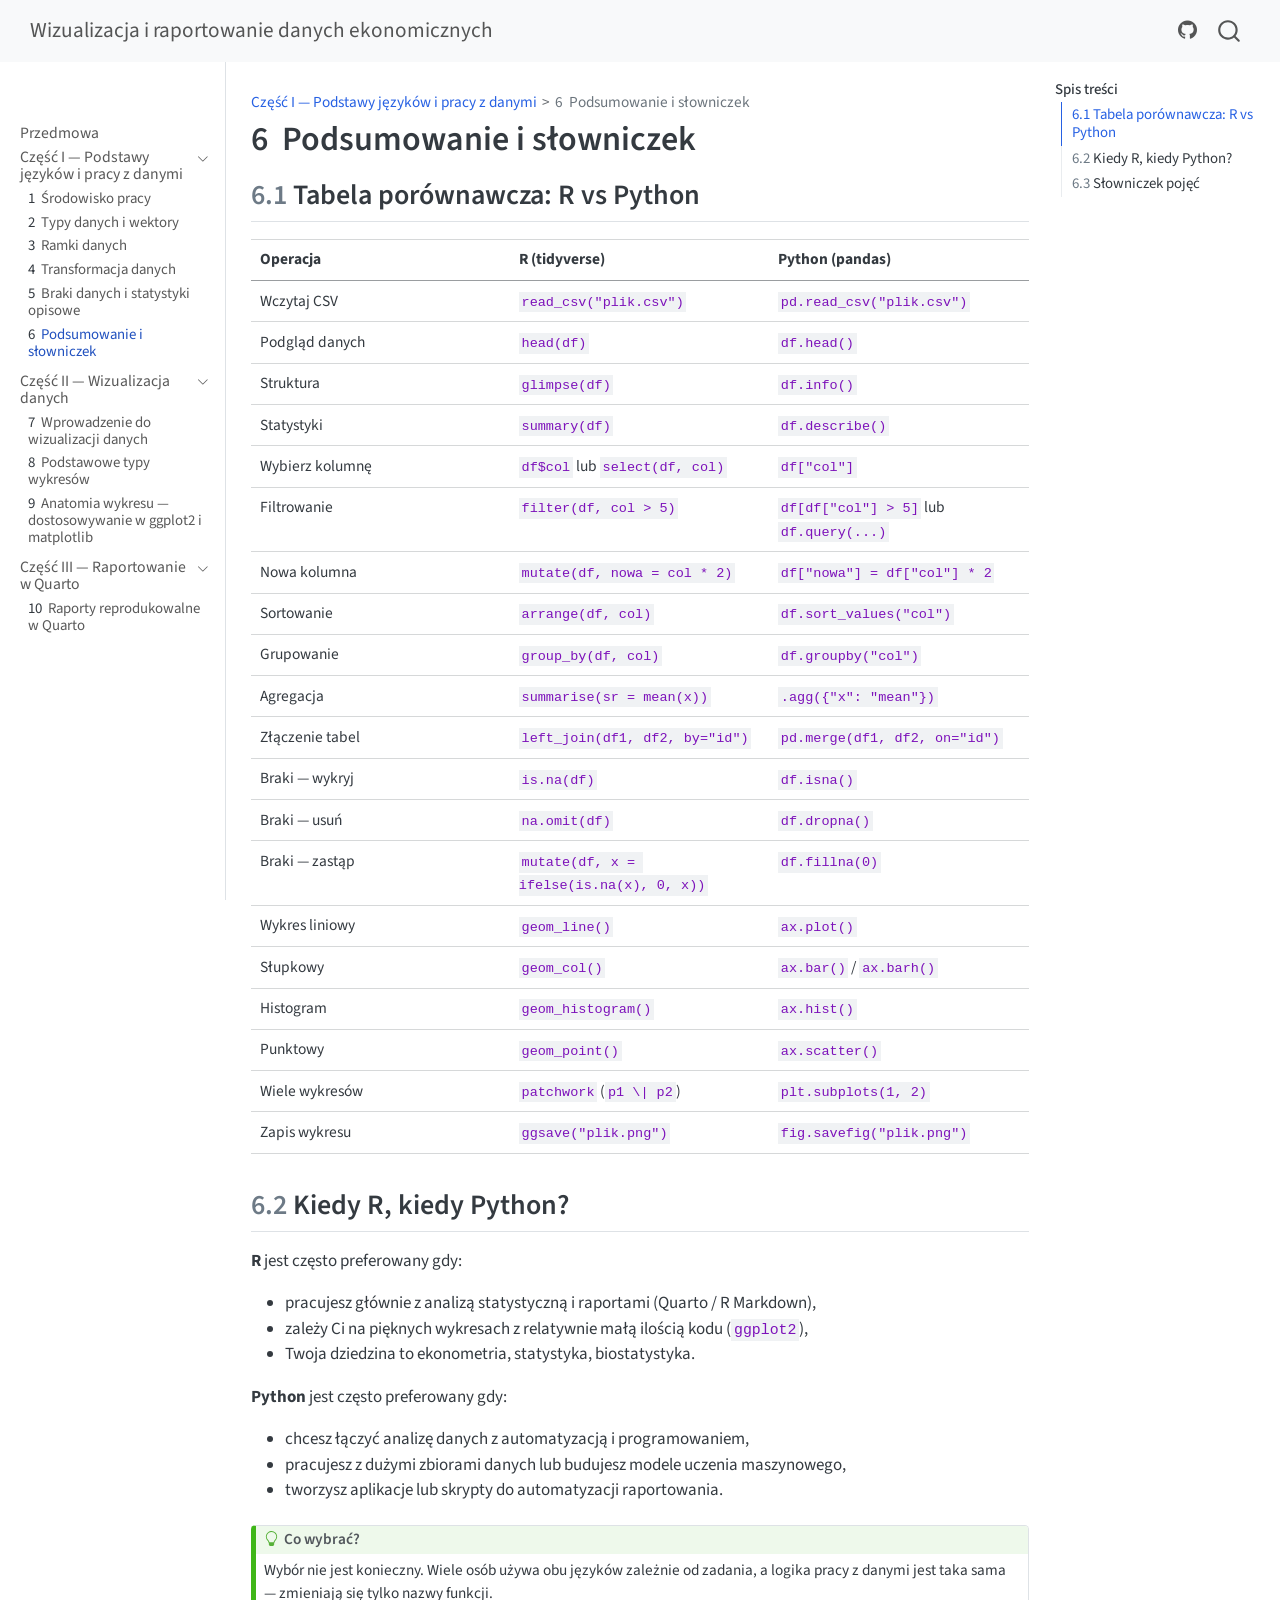
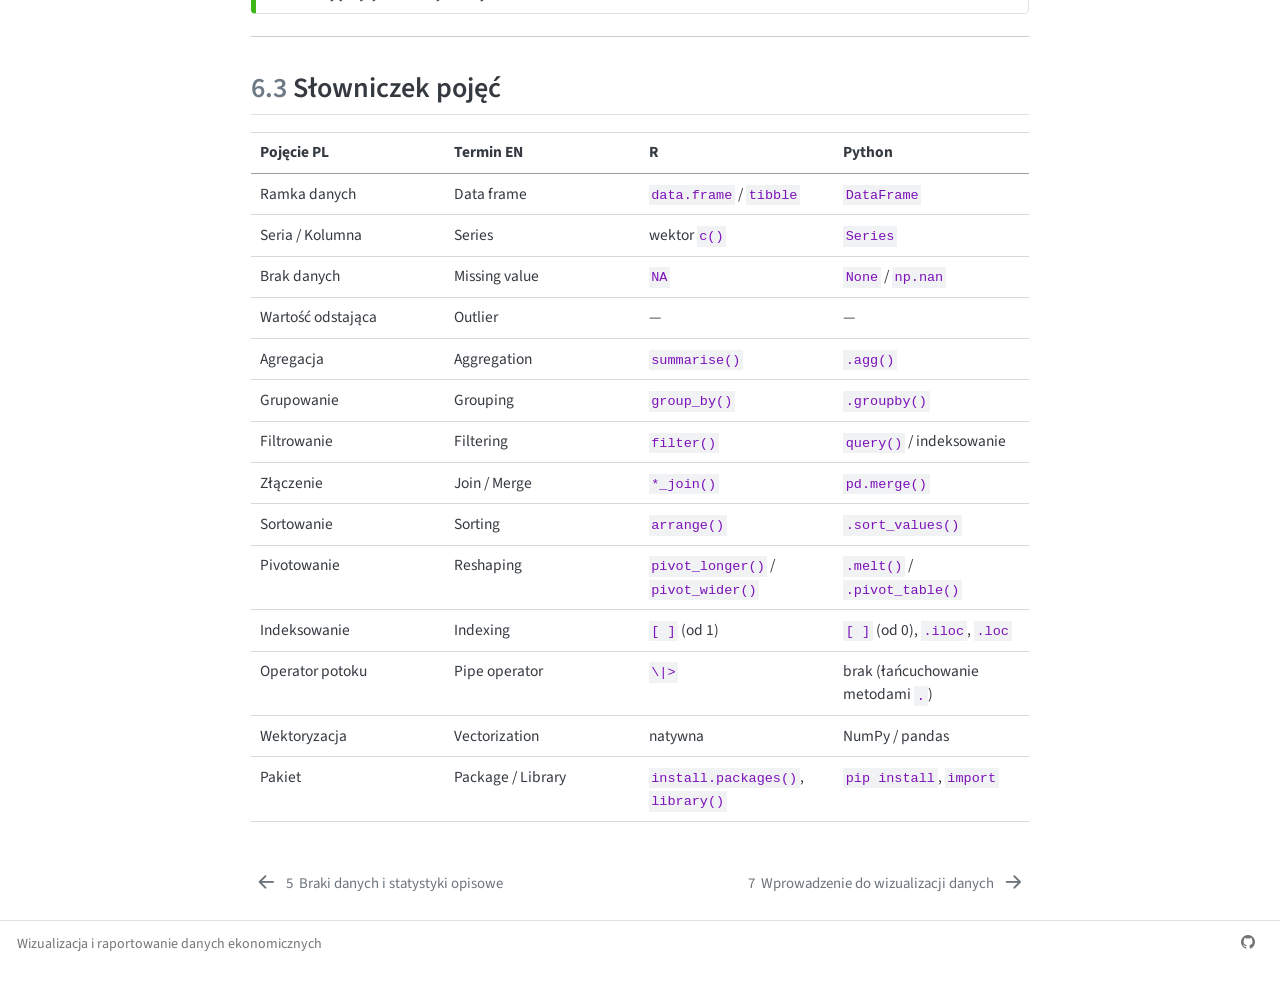
<file: 08_podsumowanie.html>
<!DOCTYPE html>
<html xmlns="http://www.w3.org/1999/xhtml" lang="en" xml:lang="en"><head>

<meta charset="utf-8">
<meta name="generator" content="quarto-1.9.37">

<meta name="viewport" content="width=device-width, initial-scale=1.0, user-scalable=yes">


<title>6&nbsp; Podsumowanie i słowniczek – Wizualizacja i raportowanie danych ekonomicznych</title>
<style>
/* Default styles provided by pandoc.
** See https://pandoc.org/MANUAL.html#variables-for-html for config info.
*/
code{white-space: pre-wrap;}
span.smallcaps{font-variant: small-caps;}
div.columns{display: flex; gap: min(4vw, 1.5em);}
div.column{flex: auto; overflow-x: auto;}
div.hanging-indent{margin-left: 1.5em; text-indent: -1.5em;}
ul.task-list{list-style: none;}
ul.task-list li input[type="checkbox"] {
  width: 0.8em;
  margin: 0 0.8em 0.2em -1em; /* quarto-specific, see https://github.com/quarto-dev/quarto-cli/issues/4556 */ 
  vertical-align: middle;
}
</style>


<script src="site_libs/quarto-nav/quarto-nav.js"></script>
<script src="site_libs/quarto-nav/headroom.min.js"></script>
<script src="site_libs/clipboard/clipboard.min.js"></script>
<script src="site_libs/quarto-search/autocomplete.umd.js"></script>
<script src="site_libs/quarto-search/fuse.min.js"></script>
<script src="site_libs/quarto-search/quarto-search.js"></script>
<meta name="quarto:offset" content="./">
<link href="./06_wizualizacja_wprowadzenie.html" rel="next">
<link href="./05_braki_statystyki.html" rel="prev">
<script src="site_libs/quarto-html/quarto.js" type="module"></script>
<script src="site_libs/quarto-html/tabsets/tabsets.js" type="module"></script>
<script src="site_libs/quarto-html/popper.min.js"></script>
<script src="site_libs/quarto-html/tippy.umd.min.js"></script>
<script src="site_libs/quarto-html/anchor.min.js"></script>
<link href="site_libs/quarto-html/tippy.css" rel="stylesheet">
<link href="site_libs/quarto-html/quarto-syntax-highlighting-acf12a64177840b8d86f2d4f01b2e9fb.css" rel="stylesheet" id="quarto-text-highlighting-styles">
<script src="site_libs/bootstrap/bootstrap.min.js"></script>
<link href="site_libs/bootstrap/bootstrap-icons.css" rel="stylesheet">
<link href="site_libs/bootstrap/bootstrap-af3b44b46cba74a7a9aab75eb0a791d3.min.css" rel="stylesheet" append-hash="true" id="quarto-bootstrap" data-mode="light">
<script id="quarto-search-options" type="application/json">{
  "location": "navbar",
  "copy-button": false,
  "collapse-after": 3,
  "panel-placement": "end",
  "type": "overlay",
  "limit": 50,
  "keyboard-shortcut": [
    "f",
    "/",
    "s"
  ],
  "show-item-context": false,
  "language": {
    "search-no-results-text": "No results",
    "search-matching-documents-text": "matching documents",
    "search-copy-link-title": "Copy link to search",
    "search-hide-matches-text": "Hide additional matches",
    "search-more-match-text": "more match in this document",
    "search-more-matches-text": "more matches in this document",
    "search-clear-button-title": "Clear",
    "search-text-placeholder": "",
    "search-detached-cancel-button-title": "Cancel",
    "search-submit-button-title": "Submit",
    "search-label": "Search"
  }
}</script>
<style>html{ scroll-behavior: smooth; }</style>


<link rel="stylesheet" href="custom.css">
</head>

<body class="nav-sidebar docked nav-fixed quarto-light">

<div id="quarto-search-results"></div>
  <header id="quarto-header" class="headroom fixed-top">
    <nav class="navbar navbar-expand-lg " data-bs-theme="dark">
      <div class="navbar-container container-fluid">
      <div class="navbar-brand-container mx-auto">
    <a class="navbar-brand" href="./index.html">
    <span class="navbar-title">Wizualizacja i raportowanie danych ekonomicznych</span>
    </a>
  </div>
            <div id="quarto-search" class="" title="Search"></div>
          <button class="navbar-toggler" type="button" data-bs-toggle="collapse" data-bs-target="#navbarCollapse" aria-controls="navbarCollapse" role="menu" aria-expanded="false" aria-label="Toggle navigation" onclick="if (window.quartoToggleHeadroom) { window.quartoToggleHeadroom(); }">
  <span class="navbar-toggler-icon"></span>
</button>
          <div class="collapse navbar-collapse" id="navbarCollapse">
            <ul class="navbar-nav navbar-nav-scroll ms-auto">
  <li class="nav-item compact">
    <a class="nav-link" href="https://github.com"> <i class="bi bi-github" role="img">
</i> 
<span class="menu-text"></span></a>
  </li>  
</ul>
          </div> <!-- /navcollapse -->
            <div class="quarto-navbar-tools">
</div>
      </div> <!-- /container-fluid -->
    </nav>
  <nav class="quarto-secondary-nav">
    <div class="container-fluid d-flex">
      <button type="button" class="quarto-btn-toggle btn" data-bs-toggle="collapse" role="button" data-bs-target=".quarto-sidebar-collapse-item" aria-controls="quarto-sidebar" aria-expanded="false" aria-label="Toggle sidebar navigation" onclick="if (window.quartoToggleHeadroom) { window.quartoToggleHeadroom(); }">
        <i class="bi bi-layout-text-sidebar-reverse"></i>
      </button>
        <nav class="quarto-page-breadcrumbs" aria-label="breadcrumb"><ol class="breadcrumb"><li class="breadcrumb-item"><a href="./01_srodowisko.html">Część I — Podstawy języków i pracy z danymi</a></li><li class="breadcrumb-item"><a href="./08_podsumowanie.html"><span class="chapter-number">6</span>&nbsp; <span class="chapter-title">Podsumowanie i słowniczek</span></a></li></ol></nav>
        <a class="flex-grow-1" role="navigation" data-bs-toggle="collapse" data-bs-target=".quarto-sidebar-collapse-item" aria-controls="quarto-sidebar" aria-expanded="false" aria-label="Toggle sidebar navigation" onclick="if (window.quartoToggleHeadroom) { window.quartoToggleHeadroom(); }">      
        </a>
      <button type="button" class="btn quarto-search-button" aria-label="Search" onclick="window.quartoOpenSearch();">
        <i class="bi bi-search"></i>
      </button>
    </div>
  </nav>
</header>
<!-- content -->
<div id="quarto-content" class="quarto-container page-columns page-rows-contents page-layout-article page-navbar">
<!-- sidebar -->
  <nav id="quarto-sidebar" class="sidebar collapse collapse-horizontal quarto-sidebar-collapse-item sidebar-navigation docked overflow-auto">
        <div class="mt-2 flex-shrink-0 align-items-center">
        <div class="sidebar-search">
        <div id="quarto-search" class="" title="Search"></div>
        </div>
        </div>
    <div class="sidebar-menu-container"> 
    <ul class="list-unstyled mt-1">
        <li class="sidebar-item">
  <div class="sidebar-item-container"> 
  <a href="./index.html" class="sidebar-item-text sidebar-link">
 <span class="menu-text">Przedmowa</span></a>
  </div>
</li>
        <li class="sidebar-item sidebar-item-section">
      <div class="sidebar-item-container"> 
            <a class="sidebar-item-text sidebar-link text-start" data-bs-toggle="collapse" data-bs-target="#quarto-sidebar-section-1" role="navigation" aria-expanded="true">
 <span class="menu-text">Część I — Podstawy języków i pracy z danymi</span></a>
          <a class="sidebar-item-toggle text-start" data-bs-toggle="collapse" data-bs-target="#quarto-sidebar-section-1" role="navigation" aria-expanded="true" aria-label="Toggle section">
            <i class="bi bi-chevron-right ms-2"></i>
          </a> 
      </div>
      <ul id="quarto-sidebar-section-1" class="collapse list-unstyled sidebar-section depth1 show">  
          <li class="sidebar-item">
  <div class="sidebar-item-container"> 
  <a href="./01_srodowisko.html" class="sidebar-item-text sidebar-link">
 <span class="menu-text"><span class="chapter-number">1</span>&nbsp; <span class="chapter-title">Środowisko pracy</span></span></a>
  </div>
</li>
          <li class="sidebar-item">
  <div class="sidebar-item-container"> 
  <a href="./02_typy_wektory.html" class="sidebar-item-text sidebar-link">
 <span class="menu-text"><span class="chapter-number">2</span>&nbsp; <span class="chapter-title">Typy danych i wektory</span></span></a>
  </div>
</li>
          <li class="sidebar-item">
  <div class="sidebar-item-container"> 
  <a href="./03_ramki_danych.html" class="sidebar-item-text sidebar-link">
 <span class="menu-text"><span class="chapter-number">3</span>&nbsp; <span class="chapter-title">Ramki danych</span></span></a>
  </div>
</li>
          <li class="sidebar-item">
  <div class="sidebar-item-container"> 
  <a href="./04_transformacja.html" class="sidebar-item-text sidebar-link">
 <span class="menu-text"><span class="chapter-number">4</span>&nbsp; <span class="chapter-title">Transformacja danych</span></span></a>
  </div>
</li>
          <li class="sidebar-item">
  <div class="sidebar-item-container"> 
  <a href="./05_braki_statystyki.html" class="sidebar-item-text sidebar-link">
 <span class="menu-text"><span class="chapter-number">5</span>&nbsp; <span class="chapter-title">Braki danych i statystyki opisowe</span></span></a>
  </div>
</li>
          <li class="sidebar-item">
  <div class="sidebar-item-container"> 
  <a href="./08_podsumowanie.html" class="sidebar-item-text sidebar-link active">
 <span class="menu-text"><span class="chapter-number">6</span>&nbsp; <span class="chapter-title">Podsumowanie i słowniczek</span></span></a>
  </div>
</li>
      </ul>
  </li>
        <li class="sidebar-item sidebar-item-section">
      <div class="sidebar-item-container"> 
            <a class="sidebar-item-text sidebar-link text-start" data-bs-toggle="collapse" data-bs-target="#quarto-sidebar-section-2" role="navigation" aria-expanded="true">
 <span class="menu-text">Część II — Wizualizacja danych</span></a>
          <a class="sidebar-item-toggle text-start" data-bs-toggle="collapse" data-bs-target="#quarto-sidebar-section-2" role="navigation" aria-expanded="true" aria-label="Toggle section">
            <i class="bi bi-chevron-right ms-2"></i>
          </a> 
      </div>
      <ul id="quarto-sidebar-section-2" class="collapse list-unstyled sidebar-section depth1 show">  
          <li class="sidebar-item">
  <div class="sidebar-item-container"> 
  <a href="./06_wizualizacja_wprowadzenie.html" class="sidebar-item-text sidebar-link">
 <span class="menu-text"><span class="chapter-number">7</span>&nbsp; <span class="chapter-title">Wprowadzenie do wizualizacji danych</span></span></a>
  </div>
</li>
          <li class="sidebar-item">
  <div class="sidebar-item-container"> 
  <a href="./07a_wykresy_podstawowe.html" class="sidebar-item-text sidebar-link">
 <span class="menu-text"><span class="chapter-number">8</span>&nbsp; <span class="chapter-title">Podstawowe typy wykresów</span></span></a>
  </div>
</li>
          <li class="sidebar-item">
  <div class="sidebar-item-container"> 
  <a href="./07b_anatomia_wykresu.html" class="sidebar-item-text sidebar-link">
 <span class="menu-text"><span class="chapter-number">9</span>&nbsp; <span class="chapter-title">Anatomia wykresu — dostosowywanie w ggplot2 i matplotlib</span></span></a>
  </div>
</li>
      </ul>
  </li>
        <li class="sidebar-item sidebar-item-section">
      <div class="sidebar-item-container"> 
            <a class="sidebar-item-text sidebar-link text-start" data-bs-toggle="collapse" data-bs-target="#quarto-sidebar-section-3" role="navigation" aria-expanded="true">
 <span class="menu-text">Część III — Raportowanie w Quarto</span></a>
          <a class="sidebar-item-toggle text-start" data-bs-toggle="collapse" data-bs-target="#quarto-sidebar-section-3" role="navigation" aria-expanded="true" aria-label="Toggle section">
            <i class="bi bi-chevron-right ms-2"></i>
          </a> 
      </div>
      <ul id="quarto-sidebar-section-3" class="collapse list-unstyled sidebar-section depth1 show">  
          <li class="sidebar-item">
  <div class="sidebar-item-container"> 
  <a href="./09_raporty_quarto.html" class="sidebar-item-text sidebar-link">
 <span class="menu-text"><span class="chapter-number">10</span>&nbsp; <span class="chapter-title">Raporty reprodukowalne w Quarto</span></span></a>
  </div>
</li>
      </ul>
  </li>
    </ul>
    </div>
</nav>
<div id="quarto-sidebar-glass" class="quarto-sidebar-collapse-item" data-bs-toggle="collapse" data-bs-target=".quarto-sidebar-collapse-item"></div>
<!-- margin-sidebar -->
    <div id="quarto-margin-sidebar" class="sidebar margin-sidebar">
        <nav id="TOC" role="doc-toc" class="toc-active">
    <h2 id="toc-title">Spis treści</h2>
   
  <ul>
  <li><a href="#tabela-porównawcza-r-vs-python" id="toc-tabela-porównawcza-r-vs-python" class="nav-link active" data-scroll-target="#tabela-porównawcza-r-vs-python"><span class="header-section-number">6.1</span> Tabela porównawcza: R vs Python</a></li>
  <li><a href="#kiedy-r-kiedy-python" id="toc-kiedy-r-kiedy-python" class="nav-link" data-scroll-target="#kiedy-r-kiedy-python"><span class="header-section-number">6.2</span> Kiedy R, kiedy Python?</a></li>
  <li><a href="#słowniczek-pojęć" id="toc-słowniczek-pojęć" class="nav-link" data-scroll-target="#słowniczek-pojęć"><span class="header-section-number">6.3</span> Słowniczek pojęć</a></li>
  </ul>
</nav>
    </div>
<!-- main -->
<main class="content" id="quarto-document-content">

<header id="title-block-header" class="quarto-title-block default"><nav class="quarto-page-breadcrumbs quarto-title-breadcrumbs d-none d-lg-block" aria-label="breadcrumb"><ol class="breadcrumb"><li class="breadcrumb-item"><a href="./01_srodowisko.html">Część I — Podstawy języków i pracy z danymi</a></li><li class="breadcrumb-item"><a href="./08_podsumowanie.html"><span class="chapter-number">6</span>&nbsp; <span class="chapter-title">Podsumowanie i słowniczek</span></a></li></ol></nav>
<div class="quarto-title">
<h1 class="title"><span id="sec-summary" class="quarto-section-identifier"><span class="chapter-number">6</span>&nbsp; <span class="chapter-title">Podsumowanie i słowniczek</span></span></h1>
</div>



<div class="quarto-title-meta">

    
  
    
  </div>
  


</header>


<section id="tabela-porównawcza-r-vs-python" class="level2" data-number="6.1">
<h2 data-number="6.1" class="anchored" data-anchor-id="tabela-porównawcza-r-vs-python"><span class="header-section-number">6.1</span> Tabela porównawcza: R vs Python</h2>
<table class="caption-top table">
<colgroup>
<col style="width: 33%">
<col style="width: 33%">
<col style="width: 33%">
</colgroup>
<thead>
<tr class="header">
<th>Operacja</th>
<th>R (tidyverse)</th>
<th>Python (pandas)</th>
</tr>
</thead>
<tbody>
<tr class="odd">
<td>Wczytaj CSV</td>
<td><code>read_csv("plik.csv")</code></td>
<td><code>pd.read_csv("plik.csv")</code></td>
</tr>
<tr class="even">
<td>Podgląd danych</td>
<td><code>head(df)</code></td>
<td><code>df.head()</code></td>
</tr>
<tr class="odd">
<td>Struktura</td>
<td><code>glimpse(df)</code></td>
<td><code>df.info()</code></td>
</tr>
<tr class="even">
<td>Statystyki</td>
<td><code>summary(df)</code></td>
<td><code>df.describe()</code></td>
</tr>
<tr class="odd">
<td>Wybierz kolumnę</td>
<td><code>df$col</code> lub <code>select(df, col)</code></td>
<td><code>df["col"]</code></td>
</tr>
<tr class="even">
<td>Filtrowanie</td>
<td><code>filter(df, col &gt; 5)</code></td>
<td><code>df[df["col"] &gt; 5]</code> lub <code>df.query(...)</code></td>
</tr>
<tr class="odd">
<td>Nowa kolumna</td>
<td><code>mutate(df, nowa = col * 2)</code></td>
<td><code>df["nowa"] = df["col"] * 2</code></td>
</tr>
<tr class="even">
<td>Sortowanie</td>
<td><code>arrange(df, col)</code></td>
<td><code>df.sort_values("col")</code></td>
</tr>
<tr class="odd">
<td>Grupowanie</td>
<td><code>group_by(df, col)</code></td>
<td><code>df.groupby("col")</code></td>
</tr>
<tr class="even">
<td>Agregacja</td>
<td><code>summarise(sr = mean(x))</code></td>
<td><code>.agg({"x": "mean"})</code></td>
</tr>
<tr class="odd">
<td>Złączenie tabel</td>
<td><code>left_join(df1, df2, by="id")</code></td>
<td><code>pd.merge(df1, df2, on="id")</code></td>
</tr>
<tr class="even">
<td>Braki — wykryj</td>
<td><code>is.na(df)</code></td>
<td><code>df.isna()</code></td>
</tr>
<tr class="odd">
<td>Braki — usuń</td>
<td><code>na.omit(df)</code></td>
<td><code>df.dropna()</code></td>
</tr>
<tr class="even">
<td>Braki — zastąp</td>
<td><code>mutate(df, x = ifelse(is.na(x), 0, x))</code></td>
<td><code>df.fillna(0)</code></td>
</tr>
<tr class="odd">
<td>Wykres liniowy</td>
<td><code>geom_line()</code></td>
<td><code>ax.plot()</code></td>
</tr>
<tr class="even">
<td>Słupkowy</td>
<td><code>geom_col()</code></td>
<td><code>ax.bar()</code> / <code>ax.barh()</code></td>
</tr>
<tr class="odd">
<td>Histogram</td>
<td><code>geom_histogram()</code></td>
<td><code>ax.hist()</code></td>
</tr>
<tr class="even">
<td>Punktowy</td>
<td><code>geom_point()</code></td>
<td><code>ax.scatter()</code></td>
</tr>
<tr class="odd">
<td>Wiele wykresów</td>
<td><code>patchwork</code> (<code>p1 \| p2</code>)</td>
<td><code>plt.subplots(1, 2)</code></td>
</tr>
<tr class="even">
<td>Zapis wykresu</td>
<td><code>ggsave("plik.png")</code></td>
<td><code>fig.savefig("plik.png")</code></td>
</tr>
</tbody>
</table>
</section>
<section id="kiedy-r-kiedy-python" class="level2" data-number="6.2">
<h2 data-number="6.2" class="anchored" data-anchor-id="kiedy-r-kiedy-python"><span class="header-section-number">6.2</span> Kiedy R, kiedy Python?</h2>
<p><strong>R</strong> jest często preferowany gdy:</p>
<ul>
<li>pracujesz głównie z analizą statystyczną i raportami (Quarto / R Markdown),</li>
<li>zależy Ci na pięknych wykresach z relatywnie małą ilością kodu (<code>ggplot2</code>),</li>
<li>Twoja dziedzina to ekonometria, statystyka, biostatystyka.</li>
</ul>
<p><strong>Python</strong> jest często preferowany gdy:</p>
<ul>
<li>chcesz łączyć analizę danych z automatyzacją i programowaniem,</li>
<li>pracujesz z dużymi zbiorami danych lub budujesz modele uczenia maszynowego,</li>
<li>tworzysz aplikacje lub skrypty do automatyzacji raportowania.</li>
</ul>
<div class="callout callout-style-default callout-tip callout-titled">
<div class="callout-header d-flex align-content-center">
<div class="callout-icon-container">
<i class="callout-icon"></i>
</div>
<div class="callout-title-container flex-fill">
<span class="screen-reader-only">Tip</span>Co wybrać?
</div>
</div>
<div class="callout-body-container callout-body">
<p>Wybór nie jest konieczny. Wiele osób używa obu języków zależnie od zadania, a logika pracy z danymi jest taka sama — zmieniają się tylko nazwy funkcji.</p>
</div>
</div>
<hr>
</section>
<section id="słowniczek-pojęć" class="level2" data-number="6.3">
<h2 data-number="6.3" class="anchored" data-anchor-id="słowniczek-pojęć"><span class="header-section-number">6.3</span> Słowniczek pojęć</h2>
<table class="caption-top table">
<colgroup>
<col style="width: 25%">
<col style="width: 25%">
<col style="width: 25%">
<col style="width: 25%">
</colgroup>
<thead>
<tr class="header">
<th>Pojęcie PL</th>
<th>Termin EN</th>
<th>R</th>
<th>Python</th>
</tr>
</thead>
<tbody>
<tr class="odd">
<td>Ramka danych</td>
<td>Data frame</td>
<td><code>data.frame</code> / <code>tibble</code></td>
<td><code>DataFrame</code></td>
</tr>
<tr class="even">
<td>Seria / Kolumna</td>
<td>Series</td>
<td>wektor <code>c()</code></td>
<td><code>Series</code></td>
</tr>
<tr class="odd">
<td>Brak danych</td>
<td>Missing value</td>
<td><code>NA</code></td>
<td><code>None</code> / <code>np.nan</code></td>
</tr>
<tr class="even">
<td>Wartość odstająca</td>
<td>Outlier</td>
<td>—</td>
<td>—</td>
</tr>
<tr class="odd">
<td>Agregacja</td>
<td>Aggregation</td>
<td><code>summarise()</code></td>
<td><code>.agg()</code></td>
</tr>
<tr class="even">
<td>Grupowanie</td>
<td>Grouping</td>
<td><code>group_by()</code></td>
<td><code>.groupby()</code></td>
</tr>
<tr class="odd">
<td>Filtrowanie</td>
<td>Filtering</td>
<td><code>filter()</code></td>
<td><code>query()</code> / indeksowanie</td>
</tr>
<tr class="even">
<td>Złączenie</td>
<td>Join / Merge</td>
<td><code>*_join()</code></td>
<td><code>pd.merge()</code></td>
</tr>
<tr class="odd">
<td>Sortowanie</td>
<td>Sorting</td>
<td><code>arrange()</code></td>
<td><code>.sort_values()</code></td>
</tr>
<tr class="even">
<td>Pivotowanie</td>
<td>Reshaping</td>
<td><code>pivot_longer()</code> / <code>pivot_wider()</code></td>
<td><code>.melt()</code> / <code>.pivot_table()</code></td>
</tr>
<tr class="odd">
<td>Indeksowanie</td>
<td>Indexing</td>
<td><code>[ ]</code> (od 1)</td>
<td><code>[ ]</code> (od 0), <code>.iloc</code>, <code>.loc</code></td>
</tr>
<tr class="even">
<td>Operator potoku</td>
<td>Pipe operator</td>
<td><code>\|&gt;</code></td>
<td>brak (łańcuchowanie metodami <code>.</code>)</td>
</tr>
<tr class="odd">
<td>Wektoryzacja</td>
<td>Vectorization</td>
<td>natywna</td>
<td>NumPy / pandas</td>
</tr>
<tr class="even">
<td>Pakiet</td>
<td>Package / Library</td>
<td><code>install.packages()</code>, <code>library()</code></td>
<td><code>pip install</code>, <code>import</code></td>
</tr>
</tbody>
</table>


</section>

</main> <!-- /main -->
<script id="quarto-html-after-body" type="application/javascript">
  window.document.addEventListener("DOMContentLoaded", function (event) {
    const icon = "";
    const anchorJS = new window.AnchorJS();
    anchorJS.options = {
      placement: 'right',
      icon: icon
    };
    anchorJS.add('.anchored');
    const isCodeAnnotation = (el) => {
      for (const clz of el.classList) {
        if (clz.startsWith('code-annotation-')) {                     
          return true;
        }
      }
      return false;
    }
    const onCopySuccess = function(e) {
      // button target
      const button = e.trigger;
      // don't keep focus
      button.blur();
      // flash "checked"
      button.classList.add('code-copy-button-checked');
      var currentTitle = button.getAttribute("title");
      button.setAttribute("title", "Copied!");
      let tooltip;
      if (window.bootstrap) {
        button.setAttribute("data-bs-toggle", "tooltip");
        button.setAttribute("data-bs-placement", "left");
        button.setAttribute("data-bs-title", "Copied!");
        tooltip = new bootstrap.Tooltip(button, 
          { trigger: "manual", 
            customClass: "code-copy-button-tooltip",
            offset: [0, -8]});
        tooltip.show();    
      }
      setTimeout(function() {
        if (tooltip) {
          tooltip.hide();
          button.removeAttribute("data-bs-title");
          button.removeAttribute("data-bs-toggle");
          button.removeAttribute("data-bs-placement");
        }
        button.setAttribute("title", currentTitle);
        button.classList.remove('code-copy-button-checked');
      }, 1000);
      // clear code selection
      e.clearSelection();
    }
    const getTextToCopy = function(trigger) {
      const outerScaffold = trigger.parentElement.cloneNode(true);
      const codeEl = outerScaffold.querySelector('code');
      for (const childEl of codeEl.children) {
        if (isCodeAnnotation(childEl)) {
          childEl.remove();
        }
      }
      return codeEl.innerText;
    }
    const clipboard = new window.ClipboardJS('.code-copy-button:not([data-in-quarto-modal])', {
      text: getTextToCopy
    });
    clipboard.on('success', onCopySuccess);
    if (window.document.getElementById('quarto-embedded-source-code-modal')) {
      const clipboardModal = new window.ClipboardJS('.code-copy-button[data-in-quarto-modal]', {
        text: getTextToCopy,
        container: window.document.getElementById('quarto-embedded-source-code-modal')
      });
      clipboardModal.on('success', onCopySuccess);
    }
      var localhostRegex = new RegExp(/^(?:http|https):\/\/localhost\:?[0-9]*\//);
      var mailtoRegex = new RegExp(/^mailto:/);
        var filterRegex = new RegExp('/' + window.location.host + '/');
      var isInternal = (href) => {
          return filterRegex.test(href) || localhostRegex.test(href) || mailtoRegex.test(href);
      }
      // Inspect non-navigation links and adorn them if external
     var links = window.document.querySelectorAll('a[href]:not(.nav-link):not(.navbar-brand):not(.toc-action):not(.sidebar-link):not(.sidebar-item-toggle):not(.pagination-link):not(.no-external):not([aria-hidden]):not(.dropdown-item):not(.quarto-navigation-tool):not(.about-link)');
      for (var i=0; i<links.length; i++) {
        const link = links[i];
        if (!isInternal(link.href)) {
          // undo the damage that might have been done by quarto-nav.js in the case of
          // links that we want to consider external
          if (link.dataset.originalHref !== undefined) {
            link.href = link.dataset.originalHref;
          }
        }
      }
    function tippyHover(el, contentFn, onTriggerFn, onUntriggerFn) {
      const config = {
        allowHTML: true,
        maxWidth: 500,
        delay: 100,
        arrow: false,
        appendTo: function(el) {
            return el.parentElement;
        },
        interactive: true,
        interactiveBorder: 10,
        theme: 'quarto',
        placement: 'bottom-start',
      };
      if (contentFn) {
        config.content = contentFn;
      }
      if (onTriggerFn) {
        config.onTrigger = onTriggerFn;
      }
      if (onUntriggerFn) {
        config.onUntrigger = onUntriggerFn;
      }
      window.tippy(el, config); 
    }
    const noterefs = window.document.querySelectorAll('a[role="doc-noteref"]');
    for (var i=0; i<noterefs.length; i++) {
      const ref = noterefs[i];
      tippyHover(ref, function() {
        // use id or data attribute instead here
        let href = ref.getAttribute('data-footnote-href') || ref.getAttribute('href');
        try { href = new URL(href).hash; } catch {}
        const id = href.replace(/^#\/?/, "");
        const note = window.document.getElementById(id);
        if (note) {
          return note.innerHTML;
        } else {
          return "";
        }
      });
    }
    const xrefs = window.document.querySelectorAll('a.quarto-xref');
    const processXRef = (id, note) => {
      // Strip column container classes
      const stripColumnClz = (el) => {
        el.classList.remove("page-full", "page-columns");
        if (el.children) {
          for (const child of el.children) {
            stripColumnClz(child);
          }
        }
      }
      stripColumnClz(note)
      if (id === null || id.startsWith('sec-')) {
        // Special case sections, only their first couple elements
        const container = document.createElement("div");
        if (note.children && note.children.length > 2) {
          container.appendChild(note.children[0].cloneNode(true));
          for (let i = 1; i < note.children.length; i++) {
            const child = note.children[i];
            if (child.tagName === "P" && child.innerText === "") {
              continue;
            } else {
              container.appendChild(child.cloneNode(true));
              break;
            }
          }
          if (window.Quarto?.typesetMath) {
            window.Quarto.typesetMath(container);
          }
          return container.innerHTML
        } else {
          if (window.Quarto?.typesetMath) {
            window.Quarto.typesetMath(note);
          }
          return note.innerHTML;
        }
      } else {
        // Remove any anchor links if they are present
        const anchorLink = note.querySelector('a.anchorjs-link');
        if (anchorLink) {
          anchorLink.remove();
        }
        if (window.Quarto?.typesetMath) {
          window.Quarto.typesetMath(note);
        }
        if (note.classList.contains("callout")) {
          return note.outerHTML;
        } else {
          return note.innerHTML;
        }
      }
    }
    for (var i=0; i<xrefs.length; i++) {
      const xref = xrefs[i];
      tippyHover(xref, undefined, function(instance) {
        instance.disable();
        let url = xref.getAttribute('href');
        let hash = undefined; 
        if (url.startsWith('#')) {
          hash = url;
        } else {
          try { hash = new URL(url).hash; } catch {}
        }
        if (hash) {
          const id = hash.replace(/^#\/?/, "");
          const note = window.document.getElementById(id);
          if (note !== null) {
            try {
              const html = processXRef(id, note.cloneNode(true));
              instance.setContent(html);
            } finally {
              instance.enable();
              instance.show();
            }
          } else {
            // See if we can fetch this
            fetch(url.split('#')[0])
            .then(res => res.text())
            .then(html => {
              const parser = new DOMParser();
              const htmlDoc = parser.parseFromString(html, "text/html");
              const note = htmlDoc.getElementById(id);
              if (note !== null) {
                const html = processXRef(id, note);
                instance.setContent(html);
              } 
            }).finally(() => {
              instance.enable();
              instance.show();
            });
          }
        } else {
          // See if we can fetch a full url (with no hash to target)
          // This is a special case and we should probably do some content thinning / targeting
          fetch(url)
          .then(res => res.text())
          .then(html => {
            const parser = new DOMParser();
            const htmlDoc = parser.parseFromString(html, "text/html");
            const note = htmlDoc.querySelector('main.content');
            if (note !== null) {
              // This should only happen for chapter cross references
              // (since there is no id in the URL)
              // remove the first header
              if (note.children.length > 0 && note.children[0].tagName === "HEADER") {
                note.children[0].remove();
              }
              const html = processXRef(null, note);
              instance.setContent(html);
            } 
          }).finally(() => {
            instance.enable();
            instance.show();
          });
        }
      }, function(instance) {
      });
    }
        let selectedAnnoteEl;
        const selectorForAnnotation = ( cell, annotation) => {
          let cellAttr = 'data-code-cell="' + cell + '"';
          let lineAttr = 'data-code-annotation="' +  annotation + '"';
          const selector = 'span[' + cellAttr + '][' + lineAttr + ']';
          return selector;
        }
        const selectCodeLines = (annoteEl) => {
          const doc = window.document;
          const targetCell = annoteEl.getAttribute("data-target-cell");
          const targetAnnotation = annoteEl.getAttribute("data-target-annotation");
          const annoteSpan = window.document.querySelector(selectorForAnnotation(targetCell, targetAnnotation));
          const lines = annoteSpan.getAttribute("data-code-lines").split(",");
          const lineIds = lines.map((line) => {
            return targetCell + "-" + line;
          })
          let top = null;
          let height = null;
          let parent = null;
          if (lineIds.length > 0) {
              //compute the position of the single el (top and bottom and make a div)
              const el = window.document.getElementById(lineIds[0]);
              top = el.offsetTop;
              height = el.offsetHeight;
              parent = el.parentElement.parentElement;
            if (lineIds.length > 1) {
              const lastEl = window.document.getElementById(lineIds[lineIds.length - 1]);
              const bottom = lastEl.offsetTop + lastEl.offsetHeight;
              height = bottom - top;
            }
            if (top !== null && height !== null && parent !== null) {
              // cook up a div (if necessary) and position it 
              let div = window.document.getElementById("code-annotation-line-highlight");
              if (div === null) {
                div = window.document.createElement("div");
                div.setAttribute("id", "code-annotation-line-highlight");
                div.style.position = 'absolute';
                parent.appendChild(div);
              }
              div.style.top = top - 2 + "px";
              div.style.height = height + 4 + "px";
              div.style.left = 0;
              let gutterDiv = window.document.getElementById("code-annotation-line-highlight-gutter");
              if (gutterDiv === null) {
                gutterDiv = window.document.createElement("div");
                gutterDiv.setAttribute("id", "code-annotation-line-highlight-gutter");
                gutterDiv.style.position = 'absolute';
                const codeCell = window.document.getElementById(targetCell);
                const gutter = codeCell.querySelector('.code-annotation-gutter');
                gutter.appendChild(gutterDiv);
              }
              gutterDiv.style.top = top - 2 + "px";
              gutterDiv.style.height = height + 4 + "px";
            }
            selectedAnnoteEl = annoteEl;
          }
        };
        const unselectCodeLines = () => {
          const elementsIds = ["code-annotation-line-highlight", "code-annotation-line-highlight-gutter"];
          elementsIds.forEach((elId) => {
            const div = window.document.getElementById(elId);
            if (div) {
              div.remove();
            }
          });
          selectedAnnoteEl = undefined;
        };
          // Handle positioning of the toggle
      window.addEventListener(
        "resize",
        throttle(() => {
          elRect = undefined;
          if (selectedAnnoteEl) {
            selectCodeLines(selectedAnnoteEl);
          }
        }, 10)
      );
      function throttle(fn, ms) {
      let throttle = false;
      let timer;
        return (...args) => {
          if(!throttle) { // first call gets through
              fn.apply(this, args);
              throttle = true;
          } else { // all the others get throttled
              if(timer) clearTimeout(timer); // cancel #2
              timer = setTimeout(() => {
                fn.apply(this, args);
                timer = throttle = false;
              }, ms);
          }
        };
      }
        // Attach click handler to the DT
        const annoteDls = window.document.querySelectorAll('dt[data-target-cell]');
        for (const annoteDlNode of annoteDls) {
          annoteDlNode.addEventListener('click', (event) => {
            const clickedEl = event.target;
            if (clickedEl !== selectedAnnoteEl) {
              unselectCodeLines();
              const activeEl = window.document.querySelector('dt[data-target-cell].code-annotation-active');
              if (activeEl) {
                activeEl.classList.remove('code-annotation-active');
              }
              selectCodeLines(clickedEl);
              clickedEl.classList.add('code-annotation-active');
            } else {
              // Unselect the line
              unselectCodeLines();
              clickedEl.classList.remove('code-annotation-active');
            }
          });
        }
    const findCites = (el) => {
      const parentEl = el.parentElement;
      if (parentEl) {
        const cites = parentEl.dataset.cites;
        if (cites) {
          return {
            el,
            cites: cites.split(' ')
          };
        } else {
          return findCites(el.parentElement)
        }
      } else {
        return undefined;
      }
    };
    var bibliorefs = window.document.querySelectorAll('a[role="doc-biblioref"]');
    for (var i=0; i<bibliorefs.length; i++) {
      const ref = bibliorefs[i];
      const citeInfo = findCites(ref);
      if (citeInfo) {
        tippyHover(citeInfo.el, function() {
          var popup = window.document.createElement('div');
          citeInfo.cites.forEach(function(cite) {
            var citeDiv = window.document.createElement('div');
            citeDiv.classList.add('hanging-indent');
            citeDiv.classList.add('csl-entry');
            var biblioDiv = window.document.getElementById('ref-' + cite);
            if (biblioDiv) {
              citeDiv.innerHTML = biblioDiv.innerHTML;
            }
            popup.appendChild(citeDiv);
          });
          return popup.innerHTML;
        });
      }
    }
  });
  </script>
<nav class="page-navigation">
  <div class="nav-page nav-page-previous">
      <a href="./05_braki_statystyki.html" class="pagination-link" aria-label="Braki danych i statystyki opisowe">
        <i class="bi bi-arrow-left-short"></i> <span class="nav-page-text"><span class="chapter-number">5</span>&nbsp; <span class="chapter-title">Braki danych i statystyki opisowe</span></span>
      </a>          
  </div>
  <div class="nav-page nav-page-next">
      <a href="./06_wizualizacja_wprowadzenie.html" class="pagination-link" aria-label="Wprowadzenie do wizualizacji danych">
        <span class="nav-page-text"><span class="chapter-number">7</span>&nbsp; <span class="chapter-title">Wprowadzenie do wizualizacji danych</span></span> <i class="bi bi-arrow-right-short"></i>
      </a>
  </div>
</nav>
</div> <!-- /content -->
<footer class="footer">
  <div class="nav-footer">
    <div class="nav-footer-left">
<p>Wizualizacja i raportowanie danych ekonomicznych</p>
</div>   
    <div class="nav-footer-center">
      &nbsp;
    </div>
    <div class="nav-footer-right">
      <ul class="footer-items list-unstyled">
    <li class="nav-item compact">
    <a class="nav-link" href="https://github.com">
      <i class="bi bi-github" role="img">
</i> 
    </a>
  </li>  
</ul>
    </div>
  </div>
</footer>




<script src="site_libs/quarto-html/zenscroll-min.js"></script>
</body></html>
</file>
<file: site_libs/quarto-html/tippy.css>
.tippy-box[data-animation=fade][data-state=hidden]{opacity:0}[data-tippy-root]{max-width:calc(100vw - 10px)}.tippy-box{position:relative;background-color:#333;color:#fff;border-radius:4px;font-size:14px;line-height:1.4;white-space:normal;outline:0;transition-property:transform,visibility,opacity}.tippy-box[data-placement^=top]>.tippy-arrow{bottom:0}.tippy-box[data-placement^=top]>.tippy-arrow:before{bottom:-7px;left:0;border-width:8px 8px 0;border-top-color:initial;transform-origin:center top}.tippy-box[data-placement^=bottom]>.tippy-arrow{top:0}.tippy-box[data-placement^=bottom]>.tippy-arrow:before{top:-7px;left:0;border-width:0 8px 8px;border-bottom-color:initial;transform-origin:center bottom}.tippy-box[data-placement^=left]>.tippy-arrow{right:0}.tippy-box[data-placement^=left]>.tippy-arrow:before{border-width:8px 0 8px 8px;border-left-color:initial;right:-7px;transform-origin:center left}.tippy-box[data-placement^=right]>.tippy-arrow{left:0}.tippy-box[data-placement^=right]>.tippy-arrow:before{left:-7px;border-width:8px 8px 8px 0;border-right-color:initial;transform-origin:center right}.tippy-box[data-inertia][data-state=visible]{transition-timing-function:cubic-bezier(.54,1.5,.38,1.11)}.tippy-arrow{width:16px;height:16px;color:#333}.tippy-arrow:before{content:"";position:absolute;border-color:transparent;border-style:solid}.tippy-content{position:relative;padding:5px 9px;z-index:1}
</file>
<file: site_libs/quarto-html/quarto-syntax-highlighting-acf12a64177840b8d86f2d4f01b2e9fb.css>
/* quarto syntax highlight colors */
:root {
  --quarto-hl-al-color: #ff5555;
  --quarto-hl-an-color: #6a737d;
  --quarto-hl-at-color: #d73a49;
  --quarto-hl-bn-color: #005cc5;
  --quarto-hl-bu-color: #d73a49;
  --quarto-hl-ch-color: #032f62;
  --quarto-hl-co-color: #6a737d;
  --quarto-hl-cv-color: #6a737d;
  --quarto-hl-cn-color: #005cc5;
  --quarto-hl-cf-color: #d73a49;
  --quarto-hl-dt-color: #d73a49;
  --quarto-hl-dv-color: #005cc5;
  --quarto-hl-do-color: #6a737d;
  --quarto-hl-er-color: #ff5555;
  --quarto-hl-ex-color: #d73a49;
  --quarto-hl-fl-color: #005cc5;
  --quarto-hl-fu-color: #6f42c1;
  --quarto-hl-im-color: #032f62;
  --quarto-hl-in-color: #6a737d;
  --quarto-hl-kw-color: #d73a49;
  --quarto-hl-op-color: #24292e;
  --quarto-hl-pp-color: #d73a49;
  --quarto-hl-re-color: #6a737d;
  --quarto-hl-sc-color: #005cc5;
  --quarto-hl-ss-color: #032f62;
  --quarto-hl-st-color: #032f62;
  --quarto-hl-va-color: #e36209;
  --quarto-hl-vs-color: #032f62;
  --quarto-hl-wa-color: #ff5555;
}

/* other quarto variables */
:root {
  --quarto-font-monospace: SFMono-Regular, Menlo, Monaco, Consolas, "Liberation Mono", "Courier New", monospace;
}

/* syntax highlight based on Pandoc's rules */
pre > code.sourceCode > span {
  color: #24292e;
}

code.sourceCode > span {
  color: #24292e;
}

div.sourceCode,
div.sourceCode pre.sourceCode {
  color: #24292e;
}

/* Normal */
code span {
  color: #24292e;
}

/* Alert */
code span.al {
  font-weight: bold;
  color: #ff5555;
}

/* Annotation */
code span.an {
  color: #6a737d;
}

/* Attribute */
code span.at {
  color: #d73a49;
}

/* BaseN */
code span.bn {
  color: #005cc5;
}

/* BuiltIn */
code span.bu {
  color: #d73a49;
}

/* ControlFlow */
code span.cf {
  color: #d73a49;
}

/* Char */
code span.ch {
  color: #032f62;
}

/* Constant */
code span.cn {
  color: #005cc5;
}

/* Comment */
code span.co {
  color: #6a737d;
}

/* CommentVar */
code span.cv {
  color: #6a737d;
}

/* Documentation */
code span.do {
  color: #6a737d;
}

/* DataType */
code span.dt {
  color: #d73a49;
}

/* DecVal */
code span.dv {
  color: #005cc5;
}

/* Error */
code span.er {
  color: #ff5555;
  text-decoration: underline;
}

/* Extension */
code span.ex {
  font-weight: bold;
  color: #d73a49;
}

/* Float */
code span.fl {
  color: #005cc5;
}

/* Function */
code span.fu {
  color: #6f42c1;
}

/* Import */
code span.im {
  color: #032f62;
}

/* Information */
code span.in {
  color: #6a737d;
}

/* Keyword */
code span.kw {
  color: #d73a49;
}

/* Operator */
code span.op {
  color: #24292e;
}

/* Preprocessor */
code span.pp {
  color: #d73a49;
}

/* RegionMarker */
code span.re {
  color: #6a737d;
}

/* SpecialChar */
code span.sc {
  color: #005cc5;
}

/* SpecialString */
code span.ss {
  color: #032f62;
}

/* String */
code span.st {
  color: #032f62;
}

/* Variable */
code span.va {
  color: #e36209;
}

/* VerbatimString */
code span.vs {
  color: #032f62;
}

/* Warning */
code span.wa {
  color: #ff5555;
}

.prevent-inlining {
  content: "</";
}

/*# sourceMappingURL=e41d78b1f7017e44483b7fefd7a010af.css.map */
</file>
<file: custom.css>
/* Zakładki R/Python — aktywna zakładka pogrubiona */
.panel-tabset .nav-link.active {
  font-weight: bold;
}

/* Callout — kolory zgodne z paletą ekonomiczną */
.callout-tip        { border-left-color: #2ca02c; }
.callout-note       { border-left-color: #1f77b4; }
.callout-important  { border-left-color: #d62728; }
.callout-warning    { border-left-color: #ff7f0e; }

/* Tabele — nieco mniejsza czcionka dla czytelności */
table { font-size: 0.91em; }

/* Kod — lekkie tło */
pre.sourceCode {
  background-color: #f8f9fa;
  border-radius: 4px;
}
</file>
